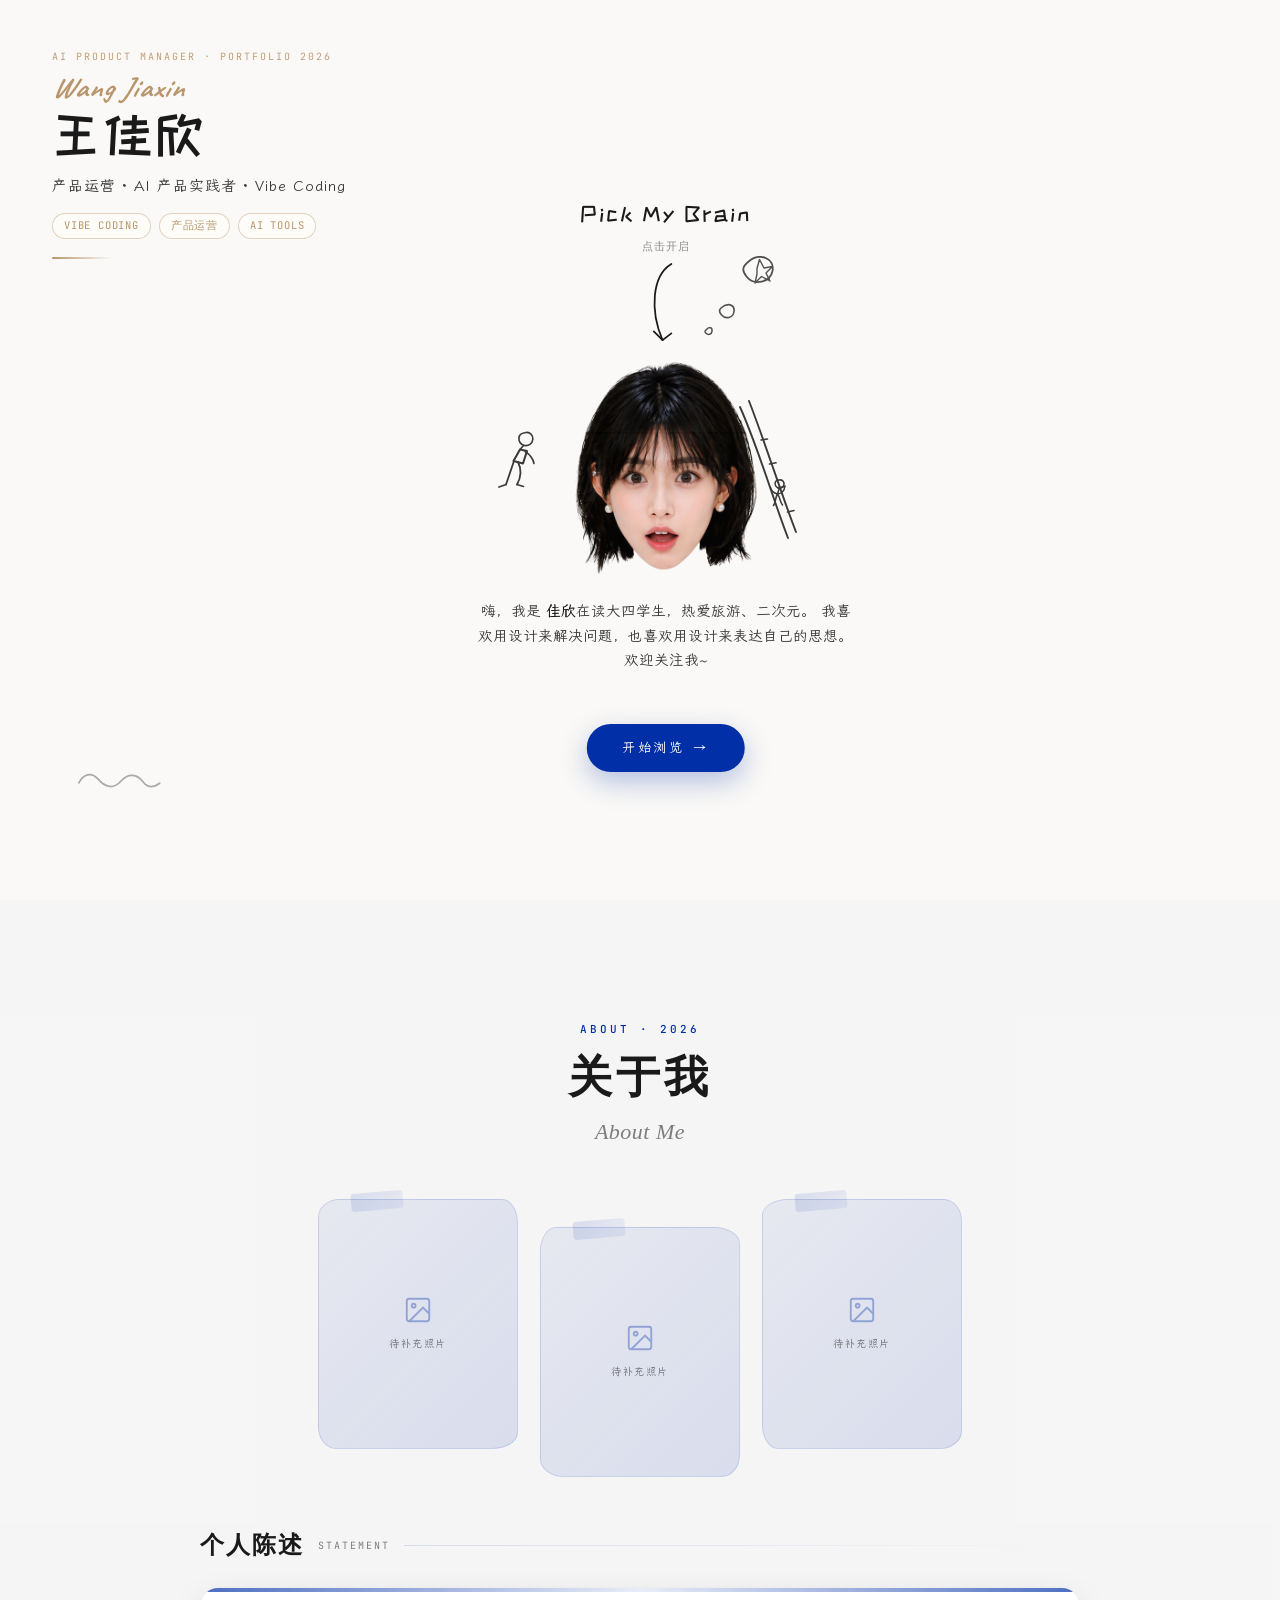
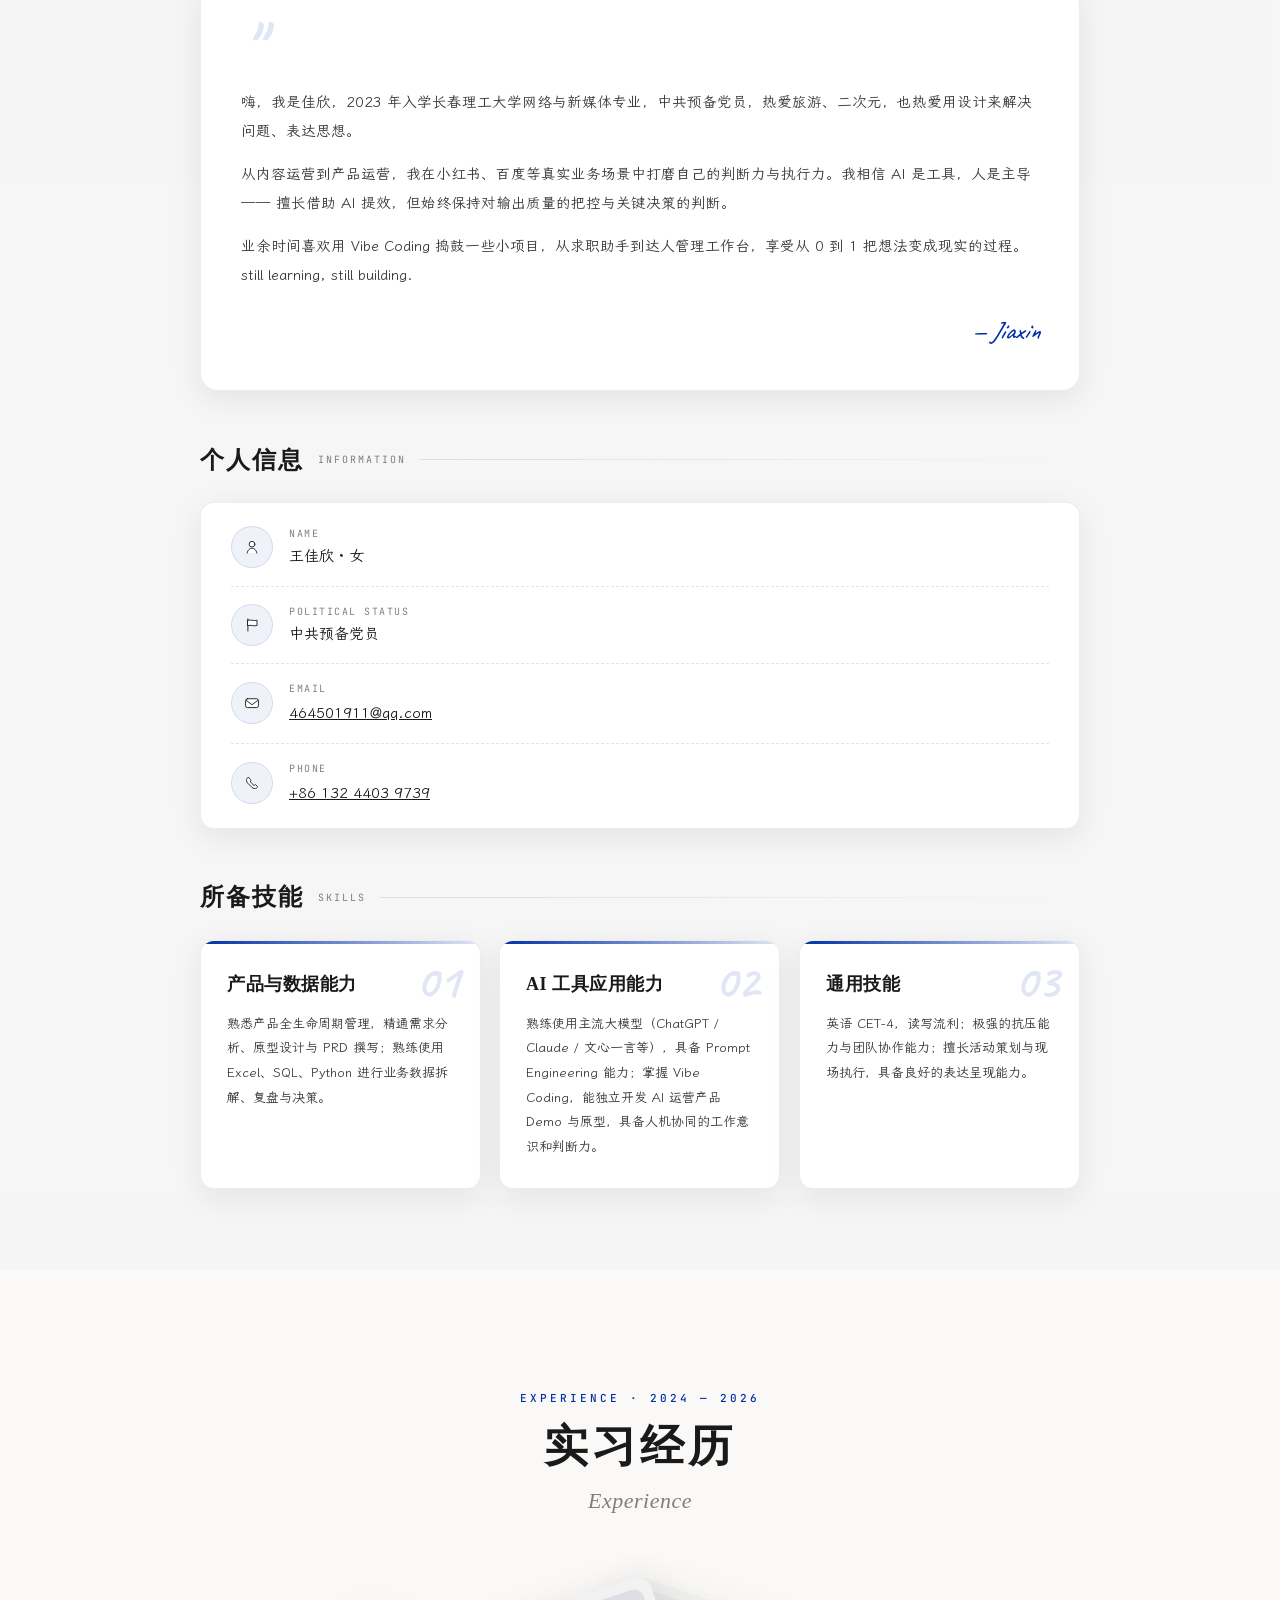
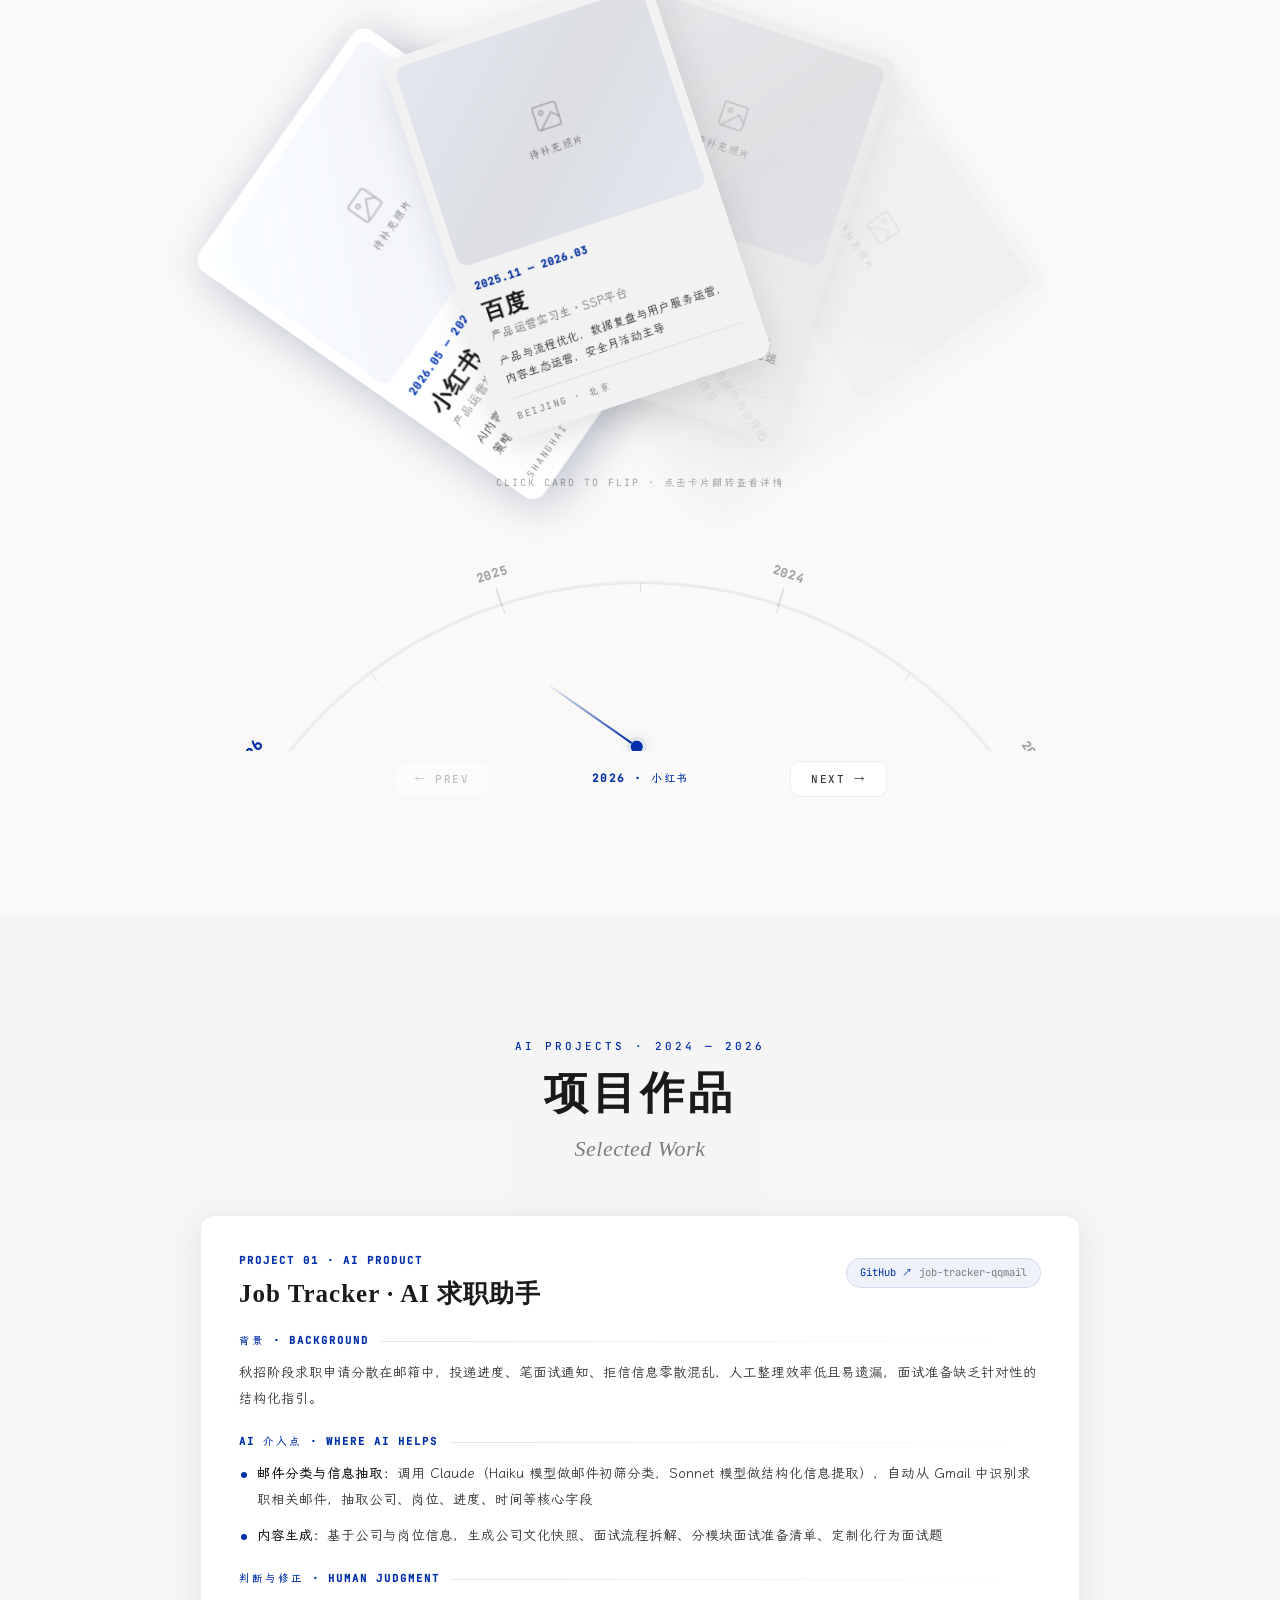
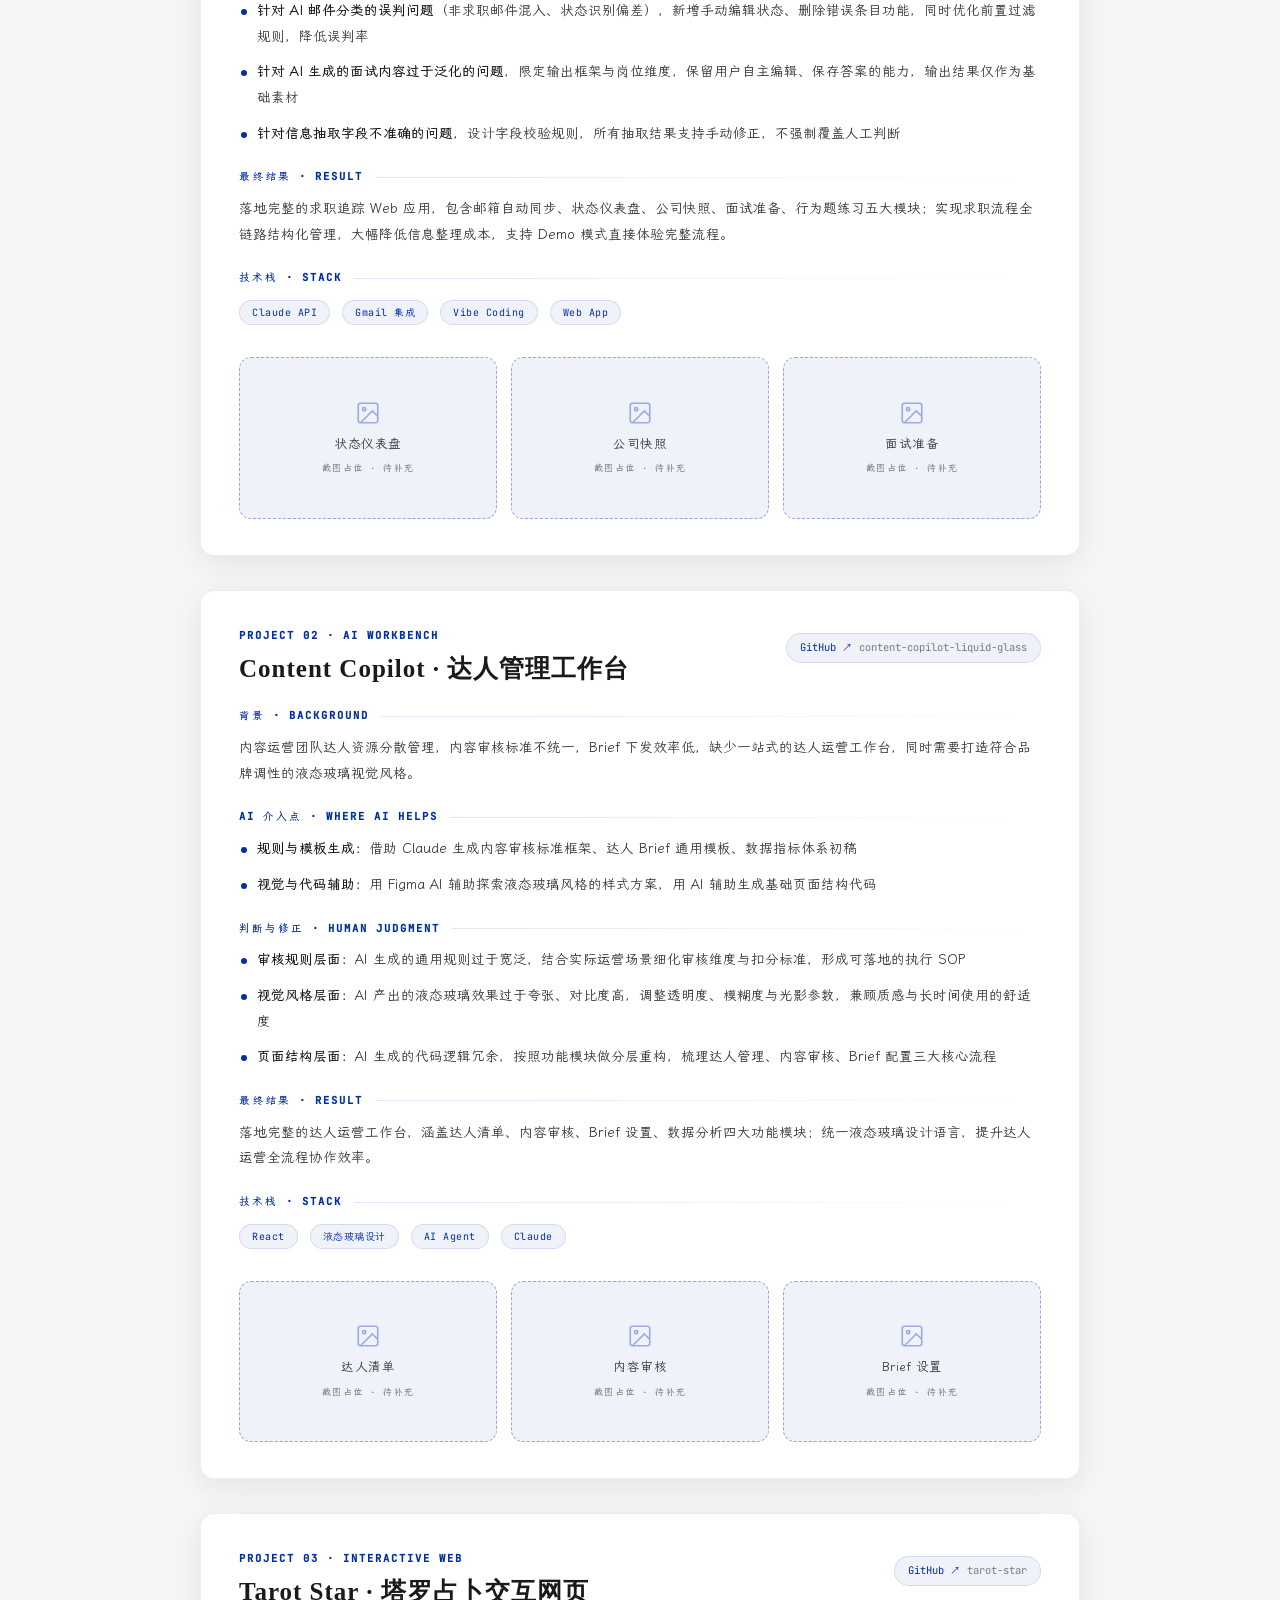
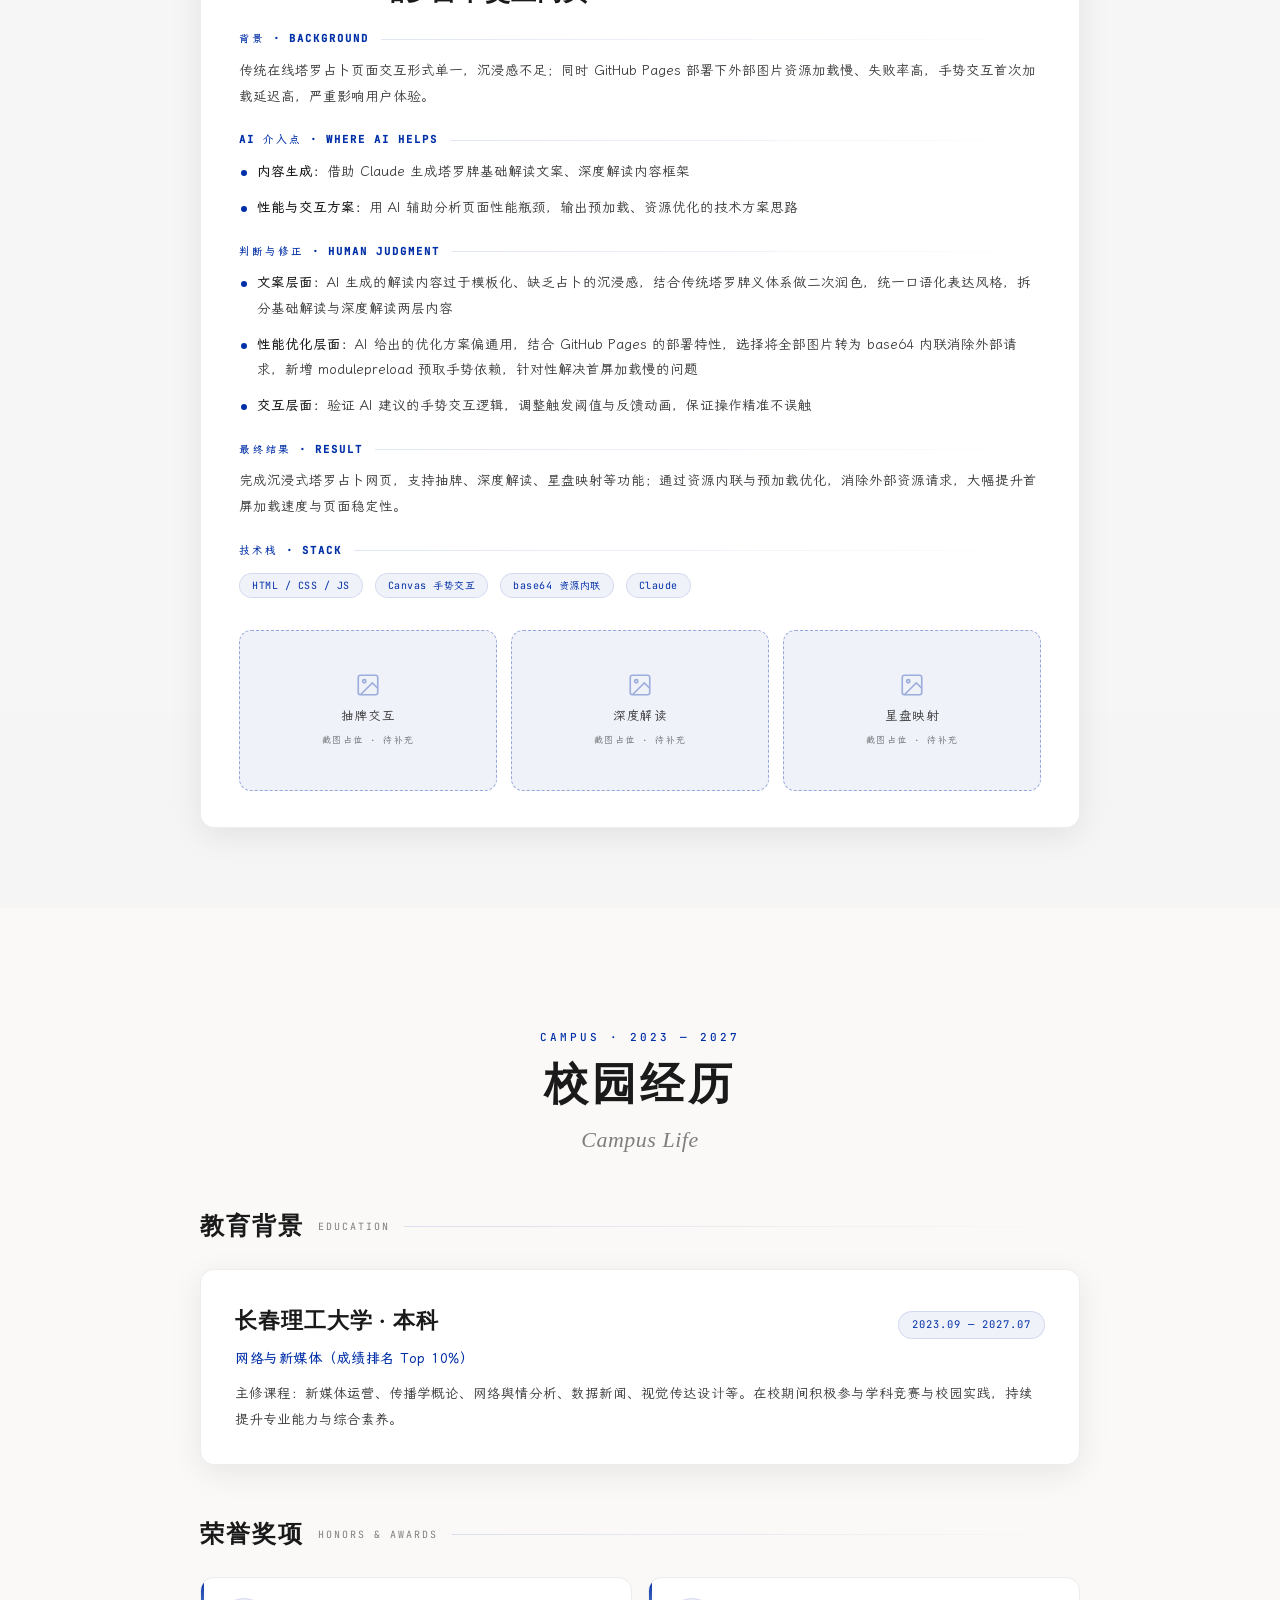
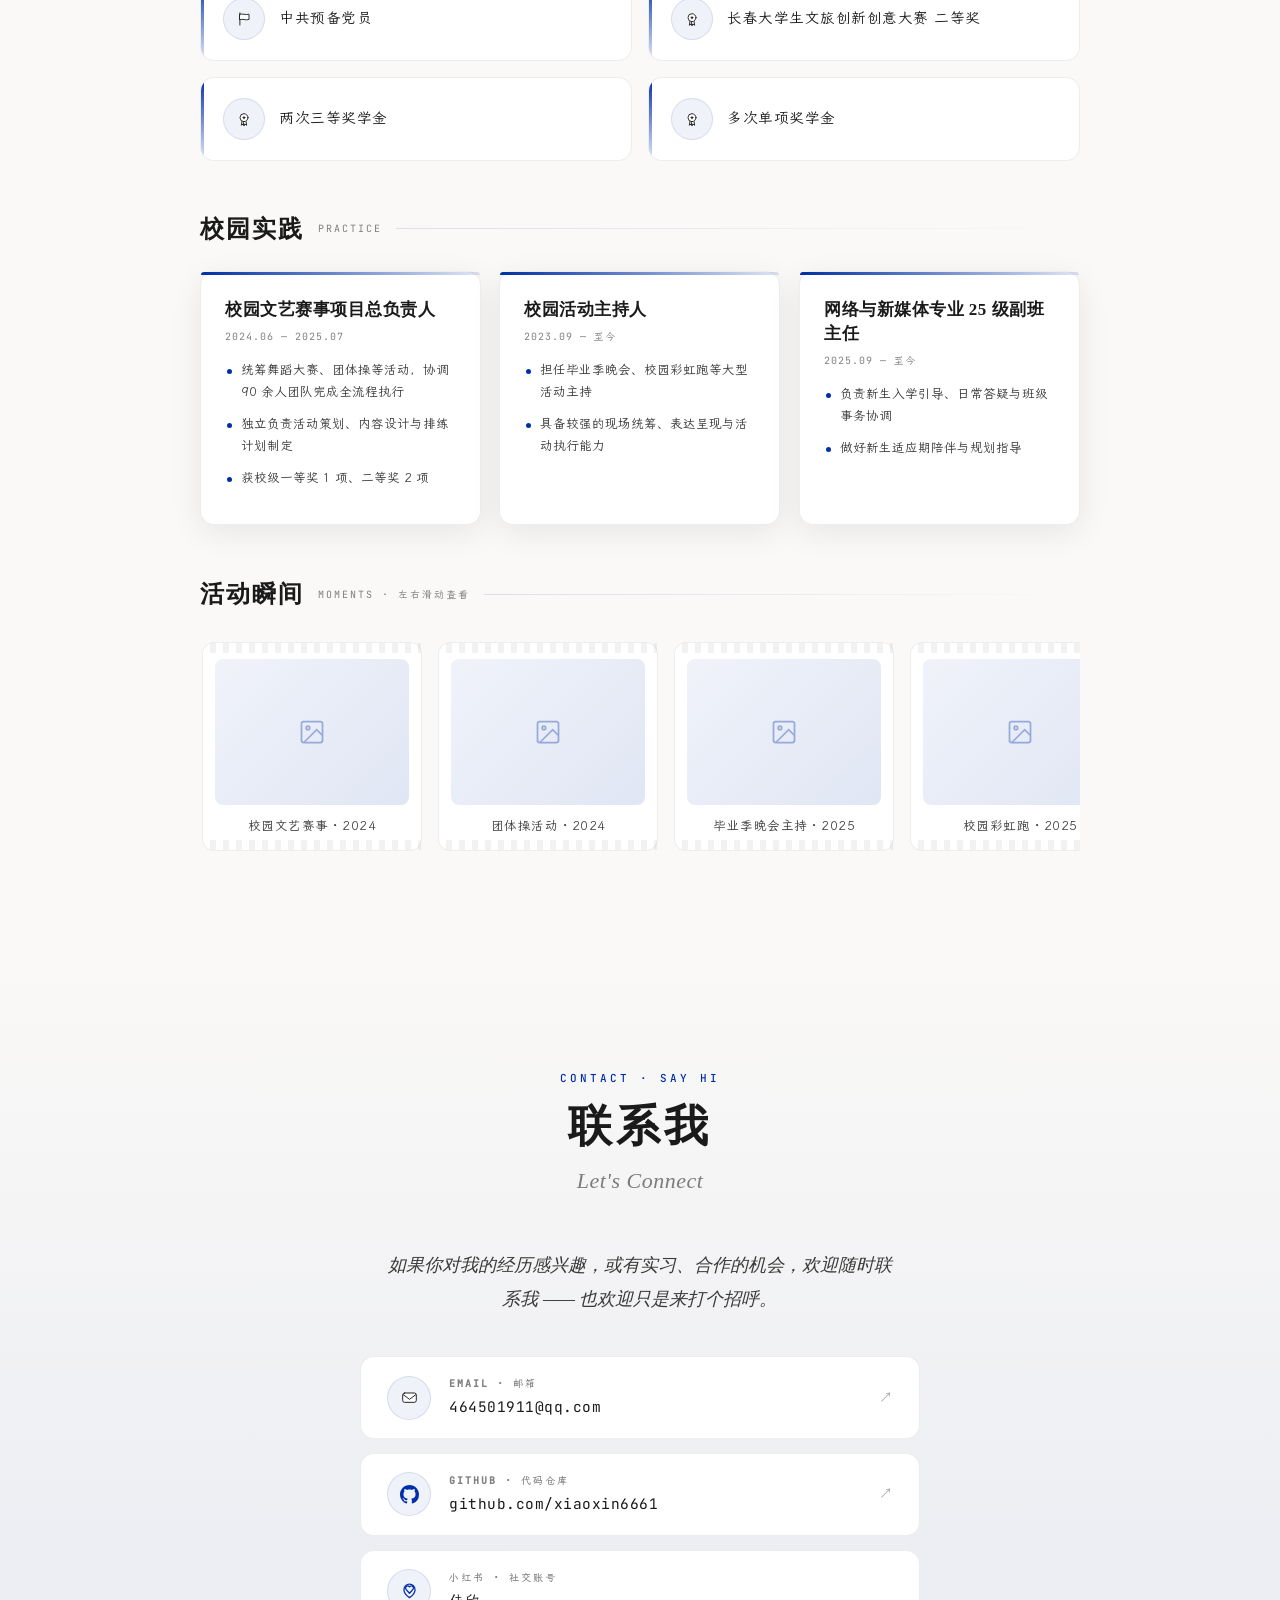
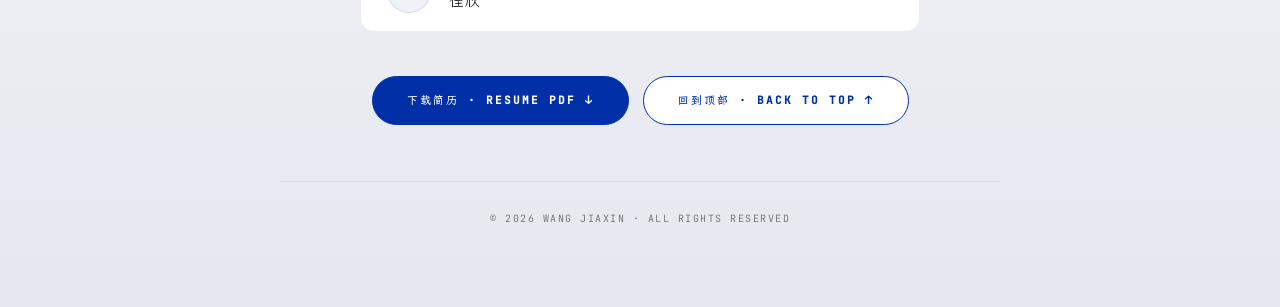
<file: index.html>
<!DOCTYPE html>
<html lang="zh-CN">
<head>
  <meta charset="UTF-8">
  <meta name="viewport" content="width=device-width, initial-scale=1.0">
  <title>王佳欣 · 个人作品集</title>
  <!-- 纯本地字体：Caveat / Hanken Grotesk / JetBrains Mono -->
  <link href="fonts/local-a49ae44d.css" rel="stylesheet">
  <!-- 纯本地字体：LXGW 文楷 -->
  <link href="fonts/local-511fb728.css" rel="stylesheet">
  <style>
    /* ========== 全局变量 ========== */
    :root {
      --klein: #002fa7;
      --klein-rgb: 0, 47, 167;
      --klein-light: rgba(0, 47, 167, 0.06);
      --klein-mid: rgba(0, 47, 167, 0.12);
      --klein-dash: rgba(0, 47, 167, 0.38);
      --klein-glow: rgba(0, 47, 167, 0.1);
      --ink: #1a1a1a;
      --ink-soft: #3a3a3a;
      --ink-light: rgba(26, 26, 26, 0.55);
      --ink-faint: rgba(0, 0, 0, 0.35);
      --bg: #faf9f7;
      --card: #ffffff;
      --line: rgba(26, 26, 26, 0.08);
      --line-strong: rgba(0, 0, 0, 0.1);
      /* 思维导图开场区沿用 index.html 的金色点缀 */
      --soft: #8a8a8a;
      --accent: #b8956a;

      --font-serif: "Cormorant Garamond", Georgia, "Times New Roman", "Noto Serif SC", "Songti SC", "STSong", "SimSun", serif;
      --font-mono: "JetBrains Mono", "LXGW WenKai Mono", "Consolas", monospace;
      --font-script: "Caveat", "LXGW WenKai", cursive;
      --font-cn: "LXGW WenKai", "Hanken Grotesk", "PingFang SC", "Microsoft YaHei", sans-serif;
    }

    /* ========== 全局重置 ========== */
    * { margin: 0; padding: 0; box-sizing: border-box; }

    html { scroll-behavior: smooth; }

    body {
      background: var(--bg);
      color: var(--ink);
      font-family: var(--font-cn);
      font-size: 16px;
      line-height: 1.7;
      -webkit-font-smoothing: antialiased;
      overflow-x: hidden;
    }

    /* ========== 字体工具类 ========== */
    .font-serif { font-family: var(--font-serif); }
    .font-mono  { font-family: var(--font-mono); }
    .font-script { font-family: var(--font-script); }

    /* ========== 区块框架 ========== */
    section {
      position: relative;
      min-height: 100vh;
      padding: 120px 24px 80px;
      scroll-margin-top: 64px;
    }
    section:nth-of-type(even) { background: rgba(var(--klein-rgb), 0.015); }

    /* 临时占位标记（后续步骤填充内容时移除） */
    .ph {
      position: absolute;
      top: 50%; left: 50%;
      -webkit-transform: translate(-50%, -50%);
      transform: translate(-50%, -50%);
      font-family: var(--font-mono);
      font-size: 13px;
      letter-spacing: 2px;
      color: var(--ink-light);
      text-align: center;
      white-space: nowrap;
    }
    .ph b { color: var(--klein); font-weight: 500; }

    /* ========== 顶部固定导航栏 ========== */
    #topNav {
      position: fixed;
      top: 0; left: 0; right: 0;
      z-index: 100;
      display: -webkit-box;
      display: flex;
      -webkit-box-pack: center;
      justify-content: center;
      padding: 0 24px;
      height: 60px;
      background: rgba(250, 249, 247, 0.72);
      -webkit-backdrop-filter: blur(14px);
      backdrop-filter: blur(14px);
      border-bottom: 1px solid var(--line);
      opacity: 0;
      pointer-events: none;
      -webkit-transform: translateY(-100%);
      transform: translateY(-100%);
      -webkit-transition: opacity 0.45s ease, -webkit-transform 0.45s ease;
      transition: opacity 0.45s ease, transform 0.45s ease;
    }
    #topNav.nav-visible {
      opacity: 1;
      pointer-events: auto;
      -webkit-transform: translateY(0);
      transform: translateY(0);
    }
    .nav-inner {
      width: 100%;
      max-width: 960px;
      display: -webkit-box;
      display: flex;
      -webkit-box-align: center;
      align-items: center;
      -webkit-box-pack: justify;
      justify-content: space-between;
    }
    .nav-logo {
      font-family: var(--font-mono);
      font-size: 14px;
      font-weight: 700;
      letter-spacing: 2px;
      color: var(--ink);
      text-decoration: none;
    }
    .nav-logo span { color: var(--klein); }
    .nav-links {
      display: -webkit-box;
      display: flex;
      gap: 6px;
      list-style: none;
    }
    .nav-links a {
      position: relative;
      display: block;
      padding: 8px 14px;
      font-size: 14px;
      color: var(--ink);
      text-decoration: none;
      -webkit-transition: color 0.3s ease;
      transition: color 0.3s ease;
    }
    .nav-links a::after {
      content: "";
      position: absolute;
      left: 14px; right: 14px;
      bottom: 4px;
      height: 1.5px;
      background: var(--klein);
      -webkit-transform: scaleX(0);
      transform: scaleX(0);
      -webkit-transform-origin: left;
      transform-origin: left;
      -webkit-transition: -webkit-transform 0.3s ease;
      transition: transform 0.3s ease;
    }
    .nav-links a:hover,
    .nav-links a.active { color: var(--klein); }
    .nav-links a:hover::after,
    .nav-links a.active::after { -webkit-transform: scaleX(1); transform: scaleX(1); }

    /* ==========================================================
       #mindmap 开场思维导图（自 index.html 同构复制）
       ========================================================== */
    #mindmap { overflow: hidden; padding: 0; }

    /* ---- 左上角 Hero 个人介绍区（限制在开场区块内）---- */
    .hero-corner {
      position: absolute;
      top: 48px;
      left: 52px;
      z-index: 10;
      pointer-events: none;
      opacity: 0;
      -webkit-animation: heroFadeIn 1s ease 0.3s forwards;
      animation: heroFadeIn 1s ease 0.3s forwards;
    }
    @-webkit-keyframes heroFadeIn { to { opacity: 1; } }
    @keyframes heroFadeIn { to { opacity: 1; } }
    .hero-corner .hero-name {
      font-family: "ZCOOL KuaiLe", "ZCOOL XiaoWei", cursive;
      font-size: 52px;
      font-weight: 400;
      letter-spacing: 4px;
      color: var(--ink);
      line-height: 1.1;
    }
    .hero-corner .hero-name .latin {
      font-family: "Caveat", cursive;
      font-size: 0.55em;
      color: var(--accent);
      font-style: italic;
      font-weight: 700;
      letter-spacing: 1px;
      display: block;
      margin-bottom: 2px;
    }
    .hero-corner .hero-subtitle {
      font-family: "LXGW WenKai", "ZCOOL XiaoWei", "PingFang SC", sans-serif;
      font-size: 15px;
      color: var(--ink-soft);
      margin-top: 10px;
      letter-spacing: 1px;
    }
    .hero-corner .hero-tags {
      display: -webkit-box;
      display: flex;
      -webkit-flex-wrap: wrap;
      flex-wrap: wrap;
      gap: 8px;
      margin-top: 14px;
      max-width: 280px;
    }
    .hero-corner .hero-tag {
      font-family: "JetBrains Mono", monospace;
      font-size: 10.5px;
      letter-spacing: 0.8px;
      color: var(--accent);
      border: 1px solid rgba(184, 149, 106, 0.4);
      border-radius: 999px;
      padding: 3px 11px;
      background: rgba(255, 253, 248, 0.6);
    }
    .hero-corner .hero-line {
      width: 60px;
      height: 2px;
      background: -webkit-linear-gradient(left, var(--accent), transparent);
      background: linear-gradient(90deg, var(--accent), transparent);
      margin-top: 18px;
      border-radius: 2px;
    }

    /* ---- 手绘涂鸦背景层（喜茶风，限制在开场区块内）---- */
    #doodle-scene {
      position: absolute;
      inset: 0;
      z-index: 1;
      pointer-events: none;
      overflow: hidden;
    }
    #doodle-scene .dood {
      position: absolute;
      color: var(--ink);
      opacity: 0;
      -webkit-animation: doodFade 0.9s ease forwards;
      animation: doodFade 0.9s ease forwards;
    }
    #doodle-scene .dood svg { display: block; }
    @-webkit-keyframes doodFade { to { opacity: var(--op, 0.85); } }
    @keyframes doodFade { to { opacity: var(--op, 0.85); } }
    /* 头像展开时淡化涂鸦，避免与神经元气泡抢视线 */
    body.open #doodle-scene {
      opacity: 0.15;
      -webkit-transition: opacity 0.35s ease;
      transition: opacity 0.35s ease;
    }

    /* ---- the head 人物大头 ---- */
    #head {
      position: absolute;
      left: 52%;
      top: 52%;
      -webkit-transform: translate(-50%, -50%);
      transform: translate(-50%, -50%);
      z-index: 4;
      text-align: center;
      cursor: pointer;
    }
    #head .skull {
      position: relative;
      width: 212px;
      height: 212px;
      margin: 0 auto;
      -webkit-transition: -webkit-transform 0.9s cubic-bezier(0.2, 0.85, 0.25, 1);
      transition: transform 0.9s cubic-bezier(0.2, 0.85, 0.25, 1);
      z-index: 3;
    }
    #head .layer {
      position: absolute;
      inset: 0;
      width: 100%;
      height: 100%;
      -o-object-fit: contain;
      object-fit: contain;
      display: block;
      -webkit-user-drag: none;
      user-select: none;
      pointer-events: none;
    }
    #head .base { z-index: 1; }
    #head .lid {
      z-index: 2;
      -webkit-transform-origin: 80% 34.5%;
      transform-origin: 80% 34.5%; /* 铰链：头盖边缘的角 */
      -webkit-transition: -webkit-transform 1s cubic-bezier(0.55, 0, 0.2, 1);
      transition: transform 1s cubic-bezier(0.55, 0, 0.2, 1);
    }
    body.open #head .lid { -webkit-transform: rotate(125deg); transform: rotate(125deg); }
    #head .hint {
      position: absolute;
      bottom: calc(100% + 14px);
      left: 50%;
      -webkit-transform: translateX(-50%);
      transform: translateX(-50%);
      z-index: 5;
      display: -webkit-box;
      display: flex;
      -webkit-box-orient: vertical;
      -webkit-box-direction: normal;
      flex-direction: column;
      -webkit-box-align: center;
      align-items: center;
      text-align: center;
      color: var(--ink);
      -webkit-transition: opacity 0.5s;
      transition: opacity 0.5s;
      white-space: nowrap;
      pointer-events: none;
    }
    body.open #head .hint { opacity: 0; }
    #head .hint .hbig {
      font-family: "ZCOOL KuaiLe", "ZCOOL XiaoWei", cursive;
      font-weight: 400;
      font-size: 22px;
      letter-spacing: 2px;
    }
    #head .hint .hsub {
      font-family: "Hanken Grotesk", system-ui, sans-serif;
      font-weight: 400;
      font-size: 11px;
      color: var(--soft);
      letter-spacing: 1px;
      margin-top: 4px;
    }
    #head .hint .harrow {
      width: 48px;
      height: 88px;
      color: var(--ink);
      margin-top: 4px;
    }
    #head .meta {
      position: absolute;
      top: calc(100% + 26px);
      left: 50%;
      -webkit-transform: translateX(-50%);
      transform: translateX(-50%);
      width: min(380px, 92vw);
      -webkit-transition: opacity 0.5s;
      transition: opacity 0.5s;
    }
    body.open #head .meta { opacity: 0; pointer-events: none; }
    #head .meta .bio {
      font-family: "LXGW WenKai", "ZCOOL XiaoWei", "PingFang SC", sans-serif;
      font-size: 14.5px;
      color: var(--ink-soft);
      max-width: 380px;
      margin: 0 auto;
      line-height: 1.7;
    }
    #head .meta .bio b { font-weight: 600; color: var(--ink); }

    /* ---- 开始浏览按钮 ---- */
    #head .start-btn {
      position: absolute;
      left: 50%;
      top: calc(100% + 150px);
      -webkit-transform: translateX(-50%);
      transform: translateX(-50%);
      z-index: 6;
      display: -webkit-inline-box;
      display: inline-flex;
      -webkit-box-align: center;
      align-items: center;
      gap: 9px;
      padding: 13px 36px;
      background: var(--klein);
      color: #fff;
      font-family: "JetBrains Mono", "LXGW WenKai Mono", monospace;
      font-size: 13px;
      letter-spacing: 2.5px;
      text-decoration: none;
      border-radius: 999px;
      white-space: nowrap;
      cursor: pointer;
      box-shadow: 0 10px 28px rgba(0, 47, 167, 0.28);
      -webkit-transition: -webkit-transform 0.3s ease, box-shadow 0.3s ease, background 0.3s ease;
      transition: transform 0.3s ease, box-shadow 0.3s ease, background 0.3s ease;
    }
    #head .start-btn:hover {
      -webkit-transform: translateX(-50%) translateY(-3px);
      transform: translateX(-50%) translateY(-3px);
      background: #00248a;
      box-shadow: 0 15px 36px rgba(0, 47, 167, 0.38);
    }
    #head .start-btn .arrow {
      display: inline-block;
      -webkit-transition: -webkit-transform 0.3s ease;
      transition: transform 0.3s ease;
    }
    #head .start-btn:hover .arrow { -webkit-transform: translateX(4px); transform: translateX(4px); }

    /* ---- synapses 神经元触手导航 ---- */
    #head .synapses {
      position: absolute;
      inset: 0;
      z-index: 1;
      pointer-events: none;
    }
    #head .labels {
      position: absolute;
      inset: 0;
      z-index: 5;
      pointer-events: none;
    }
    #head .branch,
    #head .label-branch {
      position: absolute;
      inset: 0;
      -webkit-transform-origin: 50% 50%;
      transform-origin: 50% 50%;
    }
    #head .synapse-svg {
      position: absolute;
      left: 50%;
      top: 50%;
      width: 600px;
      height: 600px;
      -webkit-transform: translate(-50%, -50%);
      transform: translate(-50%, -50%);
      overflow: visible;
    }
    #head .synapse-line {
      fill: none;
      stroke: #c8c4bc;
      stroke-width: 1.3;
      stroke-linecap: round;
      opacity: 0;
      -webkit-transition: opacity 0.2s;
      transition: opacity 0.2s;
    }
    body.open #head .synapse-line { opacity: 0.75; }
    #head .synapse-pulse { fill: var(--accent); opacity: 0; }

    /* ---- 便签气泡造型 ---- */
    #head .synapse-label {
      position: absolute;
      left: 50%;
      top: 50%;
      -webkit-transform: translate(calc(-50% + var(--x)), calc(-50% + var(--y))) scale(0.7);
      transform: translate(calc(-50% + var(--x)), calc(-50% + var(--y))) scale(0.7);
      opacity: 0;
      display: -webkit-box;
      display: flex;
      -webkit-box-orient: vertical;
      -webkit-box-direction: normal;
      flex-direction: column;
      -webkit-box-align: start;
      align-items: flex-start;
      padding: 16px 22px;
      border-radius: var(--radius, 40% 60% 70% 30% / 40% 50% 60% 50%);
      background: var(--card-bg, #f4f3ff);
      text-decoration: none;
      white-space: nowrap;
      pointer-events: none;
      -webkit-transition:
        opacity 0.3s ease,
        -webkit-transform 0.5s cubic-bezier(0.2, 0.8, 0.25, 1.25);
      transition:
        opacity 0.3s ease,
        transform 0.5s cubic-bezier(0.2, 0.8, 0.25, 1.25),
        box-shadow 0.3s ease;
      box-shadow: 0 6px 24px rgba(0, 0, 0, 0.03);
    }
    body.open #head .synapse-label {
      opacity: 1;
      -webkit-transform: translate(calc(-50% + var(--x)), calc(-50% + var(--y))) scale(1);
      transform: translate(calc(-50% + var(--x)), calc(-50% + var(--y))) scale(1);
      pointer-events: auto;
    }
    #head .synapse-label:hover { box-shadow: 0 10px 32px rgba(0, 0, 0, 0.08); }
    #head .synapse-label .title-row {
      display: -webkit-box;
      display: flex;
      -webkit-box-align: center;
      align-items: center;
      gap: 6px;
      font-family: "ZCOOL KuaiLe", "ZCOOL XiaoWei", cursive;
      font-weight: 400;
      font-size: 20px;
      color: var(--ink);
    }
    #head .synapse-label .spark {
      font-style: normal;
      font-size: 13px;
      color: var(--accent);
      display: inline-block;
      -webkit-animation: twinkle 2.4s ease-in-out infinite;
      animation: twinkle 2.4s ease-in-out infinite;
    }
    @-webkit-keyframes twinkle {
      0%, 100% { opacity: 0.3; -webkit-transform: translateY(-1px) scale(0.8) rotate(0deg); }
      50% { opacity: 1; -webkit-transform: translateY(-1px) scale(1.15) rotate(18deg); }
    }
    @keyframes twinkle {
      0%, 100% { opacity: 0.3; transform: translateY(-1px) scale(0.8) rotate(0deg); }
      50% { opacity: 1; transform: translateY(-1px) scale(1.15) rotate(18deg); }
    }
    #head .synapse-label .zh-title {
      font-family: "ZCOOL KuaiLe", "ZCOOL XiaoWei", cursive;
      font-weight: 400;
      font-size: 13px;
      color: var(--ink);
      margin-top: 3px;
    }
    #head .synapse-label .sub-desc {
      font-family: "ZCOOL XiaoWei", "LXGW WenKai", "PingFang SC", sans-serif;
      font-size: 10px;
      line-height: 1.35;
      color: #72727a;
      margin-top: 5px;
      text-align: left;
    }

    /* 气泡背景色与不规则边缘（莫兰迪色系） */
    #label-branch-0 .synapse-label {
      --card-bg: #f3e4e6;
      --radius: 50% 50% 40% 60% / 40% 60% 50% 50%;
    }
    #label-branch-1 .synapse-label {
      --card-bg: #e9e4f0;
      --radius: 60% 40% 50% 50% / 50% 60% 40% 60%;
    }
    #label-branch-2 .synapse-label {
      --card-bg: #f5ecd4;
      --radius: 40% 60% 50% 50% / 60% 40% 60% 40%;
    }
    #label-branch-3 .synapse-label {
      --card-bg: #e5eaf0;
      --radius: 50% 50% 60% 40% / 40% 50% 50% 60%;
    }
    #label-branch-4 .synapse-label {
      --card-bg: #dfe8de;
      --radius: 60% 40% 40% 60% / 50% 50% 60% 40%;
    }

    /* 气泡角落手绘曲线装饰 */
    .doodle {
      position: absolute;
      pointer-events: none;
      opacity: 0;
      -webkit-transition: opacity 0.5s ease 0.3s;
      transition: opacity 0.5s ease 0.3s;
    }
    body.open .doodle { opacity: 0.85; }

    /* 点缀星号 */
    .deco-star {
      position: absolute;
      color: var(--accent);
      font-size: 18px;
      pointer-events: none;
      opacity: 0;
      -webkit-transition: opacity 0.5s ease 0.3s;
      transition: opacity 0.5s ease 0.3s;
    }
    body.open .deco-star { opacity: 0.6; }

    /* 英文单词逐字弹入 */
    #head .synapse-label .ch {
      display: inline-block;
      opacity: 0;
      -webkit-transform: translateY(7px) rotate(-8deg);
      transform: translateY(7px) rotate(-8deg);
      -webkit-transition:
        opacity 0.35s ease,
        -webkit-transform 0.4s cubic-bezier(0.2, 0.8, 0.25, 1.3);
      transition:
        opacity 0.35s ease,
        transform 0.4s cubic-bezier(0.2, 0.8, 0.25, 1.3);
      -webkit-transition-delay: var(--cd, 0ms);
      transition-delay: var(--cd, 0ms);
    }
    body.open #head .synapse-label .ch {
      opacity: 1;
      -webkit-transform: translateY(0) rotate(0deg);
      transform: translateY(0) rotate(0deg);
    }
    @-webkit-keyframes chBounce {
      0% { -webkit-transform: translateY(0); }
      35% { -webkit-transform: translateY(-5px) rotate(-4deg); }
      65% { -webkit-transform: translateY(1px) rotate(3deg); }
      100% { -webkit-transform: translateY(0) rotate(0deg); }
    }
    @keyframes chBounce {
      0% { transform: translateY(0); }
      35% { transform: translateY(-5px) rotate(-4deg); }
      65% { transform: translateY(1px) rotate(3deg); }
      100% { transform: translateY(0) rotate(0deg); }
    }
    #head .synapse-label:hover .ch:nth-child(1) { -webkit-animation: chBounce 0.5s ease 0ms; animation: chBounce 0.5s ease 0ms; }
    #head .synapse-label:hover .ch:nth-child(2) { -webkit-animation: chBounce 0.5s ease 35ms; animation: chBounce 0.5s ease 35ms; }
    #head .synapse-label:hover .ch:nth-child(3) { -webkit-animation: chBounce 0.5s ease 70ms; animation: chBounce 0.5s ease 70ms; }
    #head .synapse-label:hover .ch:nth-child(4) { -webkit-animation: chBounce 0.5s ease 105ms; animation: chBounce 0.5s ease 105ms; }
    #head .synapse-label:hover .ch:nth-child(5) { -webkit-animation: chBounce 0.5s ease 140ms; animation: chBounce 0.5s ease 140ms; }
    #head .synapse-label:hover .ch:nth-child(6) { -webkit-animation: chBounce 0.5s ease 175ms; animation: chBounce 0.5s ease 175ms; }
    #head .synapse-label:hover .ch:nth-child(7) { -webkit-animation: chBounce 0.5s ease 210ms; animation: chBounce 0.5s ease 210ms; }
    #head .synapse-label:hover .ch:nth-child(8) { -webkit-animation: chBounce 0.5s ease 245ms; animation: chBounce 0.5s ease 245ms; }
    #head .synapse-label:hover .ch:nth-child(9) { -webkit-animation: chBounce 0.5s ease 280ms; animation: chBounce 0.5s ease 280ms; }
    #head .synapse-label:hover .ch:nth-child(10) { -webkit-animation: chBounce 0.5s ease 315ms; animation: chBounce 0.5s ease 315ms; }
    #head .synapse-label:hover .ch:nth-child(11) { -webkit-animation: chBounce 0.5s ease 350ms; animation: chBounce 0.5s ease 350ms; }
    #head .synapse-label:hover .ch:nth-child(12) { -webkit-animation: chBounce 0.5s ease 385ms; animation: chBounce 0.5s ease 385ms; }
    #head .synapse-label:hover .ch:nth-child(13) { -webkit-animation: chBounce 0.5s ease 420ms; animation: chBounce 0.5s ease 420ms; }
    #head .synapse-label:hover .ch:nth-child(14) { -webkit-animation: chBounce 0.5s ease 455ms; animation: chBounce 0.5s ease 455ms; }
    #head .synapse-label:hover .ch:nth-child(15) { -webkit-animation: chBounce 0.5s ease 490ms; animation: chBounce 0.5s ease 490ms; }
    #head .synapse-label:hover .ch:nth-child(16) { -webkit-animation: chBounce 0.5s ease 525ms; animation: chBounce 0.5s ease 525ms; }
    #head .synapse-label:hover .ch:nth-child(17) { -webkit-animation: chBounce 0.5s ease 560ms; animation: chBounce 0.5s ease 560ms; }
    #head .synapse-label:hover .ch:nth-child(18) { -webkit-animation: chBounce 0.5s ease 595ms; animation: chBounce 0.5s ease 595ms; }
    #head .synapse-label:hover .ch:nth-child(19) { -webkit-animation: chBounce 0.5s ease 630ms; animation: chBounce 0.5s ease 630ms; }
    #head .synapse-label:hover .ch:nth-child(20) { -webkit-animation: chBounce 0.5s ease 665ms; animation: chBounce 0.5s ease 665ms; }

    /* 气泡枝条轻摆 */
    @-webkit-keyframes sway0 { 0%,100% { -webkit-transform: rotate(-1.6deg); } 50% { -webkit-transform: rotate(1.3deg); } }
    @keyframes sway0 { 0%,100% { transform: rotate(-1.6deg); } 50% { transform: rotate(1.3deg); } }
    @-webkit-keyframes sway1 { 0%,100% { -webkit-transform: rotate(1.4deg); } 50% { -webkit-transform: rotate(-1.7deg); } }
    @keyframes sway1 { 0%,100% { transform: rotate(1.4deg); } 50% { transform: rotate(-1.7deg); } }
    @-webkit-keyframes sway2 { 0%,100% { -webkit-transform: rotate(-1.2deg); } 50% { -webkit-transform: rotate(1.8deg); } }
    @keyframes sway2 { 0%,100% { transform: rotate(-1.2deg); } 50% { transform: rotate(1.8deg); } }
    @-webkit-keyframes sway3 { 0%,100% { -webkit-transform: rotate(1.7deg); } 50% { -webkit-transform: rotate(-1.1deg); } }
    @keyframes sway3 { 0%,100% { transform: rotate(1.7deg); } 50% { transform: rotate(-1.1deg); } }
    @-webkit-keyframes sway4 { 0%,100% { -webkit-transform: rotate(-1.9deg); } 50% { -webkit-transform: rotate(1.2deg); } }
    @keyframes sway4 { 0%,100% { transform: rotate(-1.9deg); } 50% { transform: rotate(1.2deg); } }
    body.open #branch-0, body.open #label-branch-0 { -webkit-animation: sway0 5.2s ease-in-out infinite; animation: sway0 5.2s ease-in-out infinite; }
    body.open #branch-1, body.open #label-branch-1 { -webkit-animation: sway1 6.4s ease-in-out 0.15s infinite; animation: sway1 6.4s ease-in-out 0.15s infinite; }
    body.open #branch-2, body.open #label-branch-2 { -webkit-animation: sway2 5.8s ease-in-out 0.3s infinite; animation: sway2 5.8s ease-in-out 0.3s infinite; }
    body.open #branch-3, body.open #label-branch-3 { -webkit-animation: sway3 6.9s ease-in-out 0.1s infinite; animation: sway3 6.9s ease-in-out 0.1s infinite; }
    body.open #branch-4, body.open #label-branch-4 { -webkit-animation: sway4 6.1s ease-in-out 0.25s infinite; animation: sway4 6.1s ease-in-out 0.25s infinite; }

    /* ==========================================================
       内容区块通用（#about / #experience / #projects / #campus / #contact）
       ========================================================== */
    .blk-inner { max-width: 880px; margin: 0 auto; }
    .blk-inner.wide { max-width: 1080px; }

    /* 区块大标题：mono 小标签 + 中文衬线大标题 + 英文衬线副标题 */
    .blk-head { text-align: center; margin-bottom: 48px; }
    .blk-eyebrow {
      font-family: var(--font-mono); font-size: 11px; font-weight: 500;
      letter-spacing: 3px; text-transform: uppercase; color: var(--klein); margin-bottom: 14px;
    }
    .blk-title {
      font-family: var(--font-serif); font-size: 44px; font-weight: 600;
      color: var(--ink); letter-spacing: 4px; line-height: 1.15; margin-bottom: 10px;
    }
    .blk-subtitle {
      font-family: var(--font-serif); font-size: 22px; font-style: italic; font-weight: 500;
      color: var(--ink-light); letter-spacing: 0.5px;
    }

    .content-block { margin-bottom: 48px; }
    .content-block:last-child { margin-bottom: 0; }

    /* 小节标题（中文衬线 + mono 英文 + 渐隐线） */
    .sec-head { display: -webkit-box; display: flex; -webkit-box-align: center; align-items: center; gap: 14px; margin-bottom: 22px; }
    .sec-head h2 {
      font-family: var(--font-serif); font-size: 24px; font-weight: 600;
      color: var(--ink); letter-spacing: 2px; white-space: nowrap;
    }
    .sec-head .sec-en {
      font-family: var(--font-mono); font-size: 10px; letter-spacing: 2px;
      color: var(--ink-light); text-transform: uppercase; white-space: nowrap;
    }
    .sec-head::after {
      content: ""; -webkit-box-flex: 1; flex: 1; height: 1px;
      background: -webkit-linear-gradient(left, var(--klein-mid), transparent);
      background: linear-gradient(90deg, var(--klein-mid), transparent);
    }

    /* 3D 卡片通用 */
    .card-3d {
      background: var(--card);
      border: 1px solid var(--line);
      border-radius: 14px;
      box-shadow: 0 8px 32px rgba(0, 0, 0, 0.08);
      position: relative;
      will-change: transform;
    }

    /* 滚动渐入 */
    .reveal { opacity: 0; -webkit-transform: translateY(26px); transform: translateY(26px); }
    .reveal.visible {
      opacity: 1; -webkit-transform: translateY(0); transform: translateY(0);
      -webkit-transition: opacity 0.7s ease, -webkit-transform 0.7s cubic-bezier(0.2, 0.8, 0.25, 1);
      transition: opacity 0.7s ease, transform 0.7s cubic-bezier(0.2, 0.8, 0.25, 1);
    }

    /* ---- 照片占位区（错落 + 胶带 + 不规则圆角） ---- */
    .photo-display {
      display: -webkit-box; display: flex; gap: 22px; -webkit-box-pack: center; justify-content: center;
      -webkit-flex-wrap: wrap; flex-wrap: wrap; -webkit-box-align: start; align-items: flex-start; margin-bottom: 48px;
    }
    .photo-frame {
      width: 200px; height: 250px;
      border-radius: 22px 16px 26px 18px / 18px 24px 16px 22px;
      background: -webkit-linear-gradient(135deg, var(--klein-light), var(--klein-mid));
      background: linear-gradient(135deg, var(--klein-light), var(--klein-mid));
      border: 1px solid var(--klein-mid);
      display: -webkit-box; display: flex; -webkit-box-orient: vertical; -webkit-box-direction: normal;
      flex-direction: column; -webkit-box-align: center; align-items: center; -webkit-box-pack: center; justify-content: center;
      gap: 10px; position: relative;
      -webkit-transition: -webkit-transform 0.4s cubic-bezier(0.2, 0.8, 0.25, 1), box-shadow 0.4s ease;
      transition: transform 0.4s cubic-bezier(0.2, 0.8, 0.25, 1), box-shadow 0.4s ease;
    }
    .photo-frame:nth-child(2) { border-radius: 16px 26px 18px 24px / 24px 16px 22px 18px; }
    .photo-frame:nth-child(3) { border-radius: 26px 18px 22px 16px / 16px 22px 18px 24px; }
    .photo-frame.offset { margin-top: 28px; }
    /* 便签胶带 */
    .photo-frame::before {
      content: ""; position: absolute; top: -8px; left: 32px;
      width: 52px; height: 18px;
      background: -webkit-linear-gradient(135deg, var(--klein-mid), var(--klein-light));
      background: linear-gradient(135deg, var(--klein-mid), var(--klein-light));
      border-radius: 3px; -webkit-transform: rotate(-5deg); transform: rotate(-5deg);
    }
    .photo-frame:hover {
      -webkit-transform: translateY(-6px) rotate(-1.5deg);
      transform: translateY(-6px) rotate(-1.5deg);
      box-shadow: 0 14px 32px var(--klein-glow);
    }
    .photo-frame svg { width: 30px; height: 30px; opacity: 0.35; stroke: var(--klein); }
    .photo-caption {
      font-family: var(--font-mono); font-size: 10px; letter-spacing: 1.5px;
      color: var(--ink-light); text-transform: uppercase;
    }

    /* ---- 个人陈述 ---- */
    .statement-card { padding: 38px 40px; overflow: hidden; border-radius: 18px; }
    .statement-card::before {
      content: ""; position: absolute; top: 0; left: 0; right: 0; height: 4px;
      background: -webkit-linear-gradient(left, var(--klein), var(--klein-mid), var(--klein));
      background: linear-gradient(90deg, var(--klein), var(--klein-mid), var(--klein));
      opacity: 0.7;
    }
    .quote-mark {
      font-family: var(--font-script); font-size: 76px; font-weight: 700;
      color: var(--klein-mid); line-height: 0.6; margin-bottom: 16px;
    }
    .statement-card p { font-size: 14.5px; line-height: 2; color: var(--ink-soft); margin-bottom: 14px; }
    .statement-card p:last-of-type { margin-bottom: 0; }
    .signature {
      font-family: var(--font-script); font-size: 25px; font-style: italic;
      color: var(--klein); margin-top: 20px; text-align: right;
    }

    /* ---- 个人信息 ---- */
    .info-card { padding: 6px 30px; }
    .info-row { display: -webkit-box; display: flex; -webkit-box-align: center; align-items: center; gap: 16px; padding: 16px 0; border-bottom: 1px dashed var(--line-strong); }
    .info-row:last-child { border-bottom: none; }
    .info-ico {
      -webkit-box-flex: 0; flex: none; width: 42px; height: 42px; border-radius: 50%;
      display: -webkit-box; display: flex; -webkit-box-align: center; align-items: center; -webkit-box-pack: center; justify-content: center;
      background: var(--klein-light); border: 1px solid var(--klein-mid);
    }
    .info-ico img { width: 18px; height: 18px; display: block; }
    .info-label {
      font-family: var(--font-mono); font-size: 10px; letter-spacing: 1.5px;
      color: var(--ink-light); text-transform: uppercase; margin-bottom: 2px;
    }
    .info-val { font-size: 15px; color: var(--ink); -webkit-transition: color 0.3s; transition: color 0.3s; }
    a.info-val:hover { color: var(--klein); }

    /* ---- 技能卡片 ---- */
    .skill-grid { display: grid; grid-template-columns: repeat(3, 1fr); gap: 18px; }
    .skill-card { padding: 28px 26px; overflow: hidden; }
    .skill-card::before {
      content: ""; position: absolute; top: 0; left: 0; right: 0; height: 3px;
      background: -webkit-linear-gradient(left, var(--klein), var(--klein-mid));
      background: linear-gradient(90deg, var(--klein), var(--klein-mid));
    }
    .skill-num {
      font-family: var(--font-script); font-weight: 700; font-size: 48px;
      color: var(--klein-mid); line-height: 1; position: absolute; top: 16px; right: 20px;
    }
    .skill-title {
      font-family: var(--font-serif); font-size: 18px; font-weight: 600;
      color: var(--ink); letter-spacing: 0.5px; margin-bottom: 12px;
      padding-right: 46px; position: relative; z-index: 1;
    }
    .skill-card p { font-size: 13px; line-height: 1.9; color: var(--ink-soft); position: relative; z-index: 1; }

    /* ==========================================================
       #experience 实习经历：扇形堆叠 + 弧形时间轴（自 internship.html 同构复制）
       ========================================================== */
    /* 扇形卡片照片占位框 */
    .photo-placeholder {
      width: 100%; height: 100%;
      background: -webkit-linear-gradient(135deg, var(--klein-light) 0%, #e8eaf0 50%, var(--klein-light) 100%);
      background: linear-gradient(135deg, var(--klein-light) 0%, #e8eaf0 50%, var(--klein-light) 100%);
      display: -webkit-box; display: flex; -webkit-box-orient: vertical; -webkit-box-direction: normal;
      flex-direction: column; -webkit-box-align: center; align-items: center; -webkit-box-pack: center; justify-content: center;
      gap: 8px; color: var(--ink-light); font-family: var(--font-mono);
      font-size: 10px; letter-spacing: 1.5px; text-transform: uppercase;
    }
    .photo-placeholder svg { width: 32px; height: 32px; opacity: 0.4; }

    /* 扇形堆叠舞台 */
    .fan-section { padding: 10px 0 20px; }
    .fan-stage {
      position: relative; width: 100%; max-width: 1100px; height: 480px;
      margin: 0 auto; -webkit-perspective: 1500px; perspective: 1500px;
    }
    .fan-card-wrapper {
      position: absolute; left: 50%; top: 20px;
      width: 280px; height: 400px; margin-left: -140px;
      -webkit-transform-origin: center bottom; transform-origin: center bottom;
      -webkit-transition: -webkit-transform 0.7s cubic-bezier(0.34, 1.56, 0.64, 1), -webkit-filter 0.5s ease, opacity 0.5s ease, box-shadow 0.4s ease;
      transition: transform 0.7s cubic-bezier(0.34, 1.56, 0.64, 1), filter 0.5s ease, opacity 0.5s ease, box-shadow 0.4s ease;
      cursor: pointer; -webkit-transform-style: preserve-3d; transform-style: preserve-3d; will-change: transform;
    }
    .fan-card-wrapper:hover { z-index: 100 !important; -webkit-filter: brightness(1.05); filter: brightness(1.05); }
    .fan-flip-card {
      position: relative; width: 100%; height: 100%;
      -webkit-transition: -webkit-transform 0.6s cubic-bezier(0.4, 0, 0.2, 1);
      transition: transform 0.6s cubic-bezier(0.4, 0, 0.2, 1);
      -webkit-transform-style: preserve-3d; transform-style: preserve-3d;
    }
    .fan-card-wrapper.flipped .fan-flip-card { -webkit-transform: rotateY(180deg); transform: rotateY(180deg); }
    .fan-flip-face {
      position: absolute; top: 0; right: 0; bottom: 0; left: 0;
      -webkit-backface-visibility: hidden; backface-visibility: hidden;
      border-radius: 14px; box-shadow: 0 10px 40px rgba(0, 0, 0, 0.12);
      overflow: hidden; background: var(--card);
    }
    .fan-flip-front { padding: 10px; display: -webkit-box; display: flex; -webkit-box-orient: vertical; -webkit-box-direction: normal; flex-direction: column; }
    .fan-photo { width: 100%; height: 210px; border-radius: 10px; overflow: hidden; -webkit-flex-shrink: 0; flex-shrink: 0; }
    .fan-photo img { width: 100%; height: 100%; -o-object-fit: cover; object-fit: cover; }
    .fan-info { padding: 14px 8px 10px; -webkit-box-flex: 1; flex: 1; display: -webkit-box; display: flex; -webkit-box-orient: vertical; -webkit-box-direction: normal; flex-direction: column; }
    .fan-year {
      font-family: var(--font-mono); font-size: 10.5px; font-weight: 600;
      color: var(--klein); letter-spacing: 1px; margin-bottom: 6px;
    }
    .fan-title {
      font-family: var(--font-serif); font-size: 22px; font-weight: 600;
      color: var(--ink); margin-bottom: 3px; line-height: 1.2; letter-spacing: 1px;
    }
    .fan-subtitle { font-size: 12px; color: var(--ink-light); margin-bottom: 8px; line-height: 1.4; }
    .fan-desc {
      font-size: 11.5px; color: var(--ink-soft); line-height: 1.65; -webkit-box-flex: 1; flex: 1;
      display: -webkit-box; -webkit-line-clamp: 3; -webkit-box-orient: vertical; overflow: hidden;
    }
    .fan-location {
      margin-top: 10px; padding-top: 10px; border-top: 1px solid var(--line);
      font-family: var(--font-mono); font-size: 9.5px; letter-spacing: 1.5px;
      color: var(--ink-light); text-transform: uppercase;
    }
    .fan-flip-back {
      -webkit-transform: rotateY(180deg); transform: rotateY(180deg); padding: 28px 24px;
      display: -webkit-box; display: flex; -webkit-box-orient: vertical; -webkit-box-direction: normal;
      flex-direction: column; -webkit-box-pack: start; justify-content: flex-start; overflow-y: auto;
    }
    .fan-back-header { margin-bottom: 18px; padding-bottom: 14px; border-bottom: 1px solid var(--line); }
    .fan-back-title {
      font-family: var(--font-serif); font-size: 22px; font-weight: 600;
      color: var(--klein); margin-bottom: 4px; letter-spacing: 1px;
    }
    .fan-back-subtitle {
      font-family: var(--font-mono); font-size: 10px; letter-spacing: 1px;
      color: var(--ink-light); text-transform: uppercase;
    }
    .fan-back-list { list-style: none; padding: 0; }
    .fan-back-list li {
      font-size: 12.5px; line-height: 1.75; color: var(--ink-soft);
      padding-left: 20px; position: relative; margin-bottom: 12px;
    }
    .fan-back-list li::before {
      content: "→"; position: absolute; left: 0; color: var(--klein);
      font-weight: 700; font-size: 12px;
    }
    .fan-hint {
      text-align: center; font-family: var(--font-mono); font-size: 10px;
      color: var(--ink-light); letter-spacing: 2px; margin-top: 16px;
      text-transform: uppercase; opacity: 0.7;
    }

    /* 弧形时间轴 */
    .dial-section { padding: 20px 0 40px; }
    .dial-wrapper { position: relative; max-width: 1100px; margin: 0 auto; }
    .dial-clock { position: relative; width: 100%; height: 220px; overflow: hidden; }
    .dial-arc-outer {
      position: absolute; top: 50px; left: 50%; width: 900px; height: 900px;
      -webkit-transform: translateX(-50%); transform: translateX(-50%); border-radius: 50%;
      border: 2px solid var(--klein-light); pointer-events: none;
    }
    .dial-arc-center {
      position: absolute; top: 52px; left: 50%; width: 896px; height: 896px;
      -webkit-transform: translateX(-50%); transform: translateX(-50%); pointer-events: none;
    }
    .dial-arc {
      position: absolute; top: 0; right: 0; bottom: 0; left: 0;
      border-radius: 50%; border: 1.5px solid var(--line);
    }
    .dial-tick {
      position: absolute; top: 0; left: 50%; width: 1px; height: 10px;
      margin-left: -0.5px; background: var(--line-strong);
      -webkit-transform-origin: 0.5px 448px; transform-origin: 0.5px 448px;
    }
    .dial-marker {
      position: absolute; top: -40px; left: 50%; margin-left: -36px;
      width: 72px; display: -webkit-box; display: flex; -webkit-box-orient: vertical; -webkit-box-direction: normal;
      flex-direction: column; -webkit-box-align: center; align-items: center; gap: 6px;
      cursor: pointer; background: none; border: none; padding: 0;
      -webkit-transform-origin: 36px 488px; transform-origin: 36px 488px;
      -webkit-transition: all 0.5s cubic-bezier(0.16, 1, 0.3, 1); transition: all 0.5s cubic-bezier(0.16, 1, 0.3, 1);
      pointer-events: auto;
    }
    .dial-marker-year {
      font-family: var(--font-mono); font-size: 12px; font-weight: 600;
      letter-spacing: 1px; color: var(--ink-faint);
      -webkit-transition: all 0.5s cubic-bezier(0.16, 1, 0.3, 1); transition: all 0.5s cubic-bezier(0.16, 1, 0.3, 1);
      white-space: nowrap;
    }
    .dial-marker-bar {
      width: 2px; height: 20px; border-radius: 1px; background: var(--line-strong);
      -webkit-transition: all 0.5s cubic-bezier(0.16, 1, 0.3, 1); transition: all 0.5s cubic-bezier(0.16, 1, 0.3, 1);
    }
    .dial-marker.active .dial-marker-year {
      color: var(--klein); font-size: 15px; font-weight: 700;
      text-shadow: 0 0 20px rgba(0, 47, 167, 0.15);
    }
    .dial-marker.active .dial-marker-bar {
      height: 34px; width: 2.5px; background: var(--klein);
      box-shadow: 0 0 12px rgba(0, 47, 167, 0.3);
    }
    .dial-pointer {
      position: absolute; bottom: 0; left: 50%;
      -webkit-transform: translateX(-50%); transform: translateX(-50%);
      display: -webkit-box; display: flex; -webkit-box-orient: vertical; -webkit-box-direction: reverse;
      flex-direction: column-reverse; -webkit-box-align: center; align-items: center;
      z-index: 10; pointer-events: none;
      -webkit-transition: -webkit-transform 0.7s cubic-bezier(0.34, 1.56, 0.64, 1);
      transition: transform 0.7s cubic-bezier(0.34, 1.56, 0.64, 1);
      -webkit-transform-origin: 50% 110px; transform-origin: 50% 110px;
    }
    .dial-pointer-dot {
      width: 12px; height: 12px; border-radius: 50%; background: var(--klein);
      box-shadow: 0 0 0 4px var(--klein-light), 0 0 16px rgba(0, 47, 167, 0.2);
    }
    .dial-pointer-needle {
      width: 1.5px; height: 100px;
      background: -webkit-linear-gradient(bottom, var(--klein), rgba(0, 47, 167, 0.05));
      background: linear-gradient(to top, var(--klein), rgba(0, 47, 167, 0.05)); border-radius: 1px;
    }
    .dial-nav { display: -webkit-box; display: flex; -webkit-box-align: center; align-items: center; -webkit-box-pack: center; justify-content: center; gap: 40px; margin-top: 10px; }
    .dial-nav-btn {
      display: -webkit-inline-box; display: inline-flex; -webkit-box-align: center; align-items: center; gap: 8px;
      background: var(--card); border: 1px solid var(--line); border-radius: 10px;
      padding: 10px 20px; cursor: pointer; font-family: var(--font-mono);
      font-size: 11px; font-weight: 500; letter-spacing: 1.5px;
      text-transform: uppercase; color: var(--ink-soft); -webkit-transition: all 0.3s ease; transition: all 0.3s ease;
    }
    .dial-nav-btn:hover { color: var(--klein); border-color: var(--klein-mid); box-shadow: 0 4px 16px rgba(0, 47, 167, 0.08); }
    .dial-nav-btn:disabled { opacity: 0.3; cursor: not-allowed; }
    .dial-current {
      font-family: var(--font-mono); font-size: 11px; font-weight: 600;
      letter-spacing: 1.5px; text-transform: uppercase; color: var(--klein);
      min-width: 220px; text-align: center;
    }

    /* ==========================================================
       #projects 项目作品：项目卡片（自 projects.html 同构复制）
       ========================================================== */
    .proj-list {
      max-width: 880px; margin: 0 auto;
      display: -webkit-box; display: flex; -webkit-box-orient: vertical; -webkit-box-direction: normal;
      flex-direction: column; gap: 34px;
    }
    .proj-list .card-3d { padding: 36px 38px; }
    .proj-top {
      display: -webkit-box; display: flex; -webkit-box-align: start; align-items: flex-start;
      -webkit-box-pack: justify; justify-content: space-between;
      gap: 14px; -webkit-flex-wrap: wrap; flex-wrap: wrap; margin-bottom: 20px;
    }
    .proj-kicker {
      font-family: var(--font-mono); font-size: 10.5px; font-weight: 600;
      letter-spacing: 2px; text-transform: uppercase; color: var(--klein); margin-bottom: 8px;
    }
    #projects .card-title {
      font-family: var(--font-serif); font-size: 25px; font-weight: 600;
      color: var(--ink); letter-spacing: 1px; line-height: 1.3;
    }
    .repo-badge {
      display: inline-block; text-decoration: none;
      font-family: var(--font-mono); font-size: 10.5px; color: var(--ink-light);
      background: var(--klein-light); border: 1px solid var(--klein-mid);
      border-radius: 100px; padding: 5px 13px; white-space: nowrap; margin-top: 6px;
      -webkit-transition: all 0.3s ease; transition: all 0.3s ease;
    }
    .repo-badge::before { content: "GitHub ↗ "; color: var(--klein); }
    .repo-badge:hover {
      color: var(--klein); border-color: var(--klein);
      box-shadow: 0 4px 14px rgba(0, 47, 167, 0.12);
      -webkit-transform: translateY(-2px); transform: translateY(-2px);
    }
    .proj-sec { margin-top: 22px; }
    .proj-sec-label {
      display: -webkit-box; display: flex; -webkit-box-align: center; align-items: center; gap: 12px;
      font-family: var(--font-mono); font-size: 10.5px; font-weight: 600;
      letter-spacing: 2px; text-transform: uppercase; color: var(--klein); margin-bottom: 10px;
    }
    .proj-sec-label::after {
      content: ""; -webkit-box-flex: 1; flex: 1; height: 1px;
      background: -webkit-linear-gradient(left, var(--klein-mid), transparent);
      background: linear-gradient(90deg, var(--klein-mid), transparent);
    }
    .proj-sec p { font-size: 13.5px; line-height: 1.9; color: var(--ink-soft); }
    .dot-list { list-style: none; }
    .dot-list li {
      position: relative; padding-left: 18px; margin-bottom: 10px;
      font-size: 13.5px; line-height: 1.9; color: var(--ink-soft);
    }
    .dot-list li:last-child { margin-bottom: 0; }
    .dot-list li::before {
      content: ""; position: absolute; left: 2px; top: 11px;
      width: 6px; height: 6px; border-radius: 50%; background: var(--klein);
    }
    .dot-list b { color: var(--ink); font-weight: 600; }
    .tech-tags { margin-top: 4px; }
    .tech-tag {
      display: inline-block; font-family: var(--font-mono); font-size: 10px;
      color: var(--klein); background: var(--klein-light); border: 1px solid var(--klein-mid);
      border-radius: 100px; padding: 3px 12px; margin: 0 6px 6px 0; letter-spacing: 0.5px;
    }

    /* 项目截图占位 */
    .shot-grid {
      display: grid; grid-template-columns: repeat(3, 1fr);
      gap: 14px; margin-top: 26px;
    }
    .shot-slot {
      margin: 0; border: 1.5px dashed var(--klein-dash); border-radius: 12px;
      aspect-ratio: 16 / 10; background: var(--klein-light);
      display: -webkit-box; display: flex; -webkit-box-orient: vertical; -webkit-box-direction: normal;
      flex-direction: column; -webkit-box-align: center; align-items: center; -webkit-box-pack: center; justify-content: center;
      gap: 7px; padding: 10px; -webkit-transition: all 0.3s ease; transition: all 0.3s ease;
    }
    .shot-slot:hover {
      -webkit-transform: translateY(-3px); transform: translateY(-3px);
      box-shadow: 0 10px 24px var(--klein-glow);
      border-color: var(--klein);
    }
    .shot-slot svg { width: 26px; height: 26px; opacity: 0.35; stroke: var(--klein); }
    .shot-name { font-size: 12.5px; color: var(--ink-soft); letter-spacing: 0.5px; }
    .shot-hint {
      font-family: var(--font-mono); font-size: 9px; letter-spacing: 1.5px;
      color: var(--ink-light); text-transform: uppercase;
    }
    @media (max-width: 768px) {
      .proj-list .card-3d { padding: 26px 22px; }
      #projects .card-title { font-size: 20px; }
      .shot-grid { grid-template-columns: 1fr; gap: 12px; }
    }

    /* ==========================================================
       #campus 校园经历：教育卡 / 荣誉墙 / 实践卡 / 胶片照片墙
       ========================================================== */
    /* 教育背景 */
    .edu-card { padding: 32px 34px; }
    .edu-top {
      display: -webkit-box; display: flex; -webkit-box-align: baseline; align-items: baseline;
      -webkit-box-pack: justify; justify-content: space-between;
      gap: 12px; -webkit-flex-wrap: wrap; flex-wrap: wrap; margin-bottom: 8px;
    }
    .edu-school {
      font-family: var(--font-serif); font-size: 22px; font-weight: 600;
      color: var(--ink); letter-spacing: 1px;
    }
    .edu-date {
      font-family: var(--font-mono); font-size: 10.5px; letter-spacing: 1px;
      color: var(--klein); border: 1px solid var(--klein-mid); background: var(--klein-light);
      border-radius: 100px; padding: 4px 13px; white-space: nowrap;
    }
    .edu-major {
      font-size: 14px; font-weight: 600; color: var(--klein);
      margin-bottom: 10px; letter-spacing: 0.5px;
    }
    .edu-desc { font-size: 13.5px; line-height: 1.9; color: var(--ink-soft); }

    /* 荣誉奖项 */
    .honor-grid {
      display: grid; grid-template-columns: repeat(2, 1fr); gap: 16px;
    }
    .honor-card {
      display: -webkit-box; display: flex; -webkit-box-align: center; align-items: center; gap: 14px;
      background: var(--card); border: 1px solid var(--line);
      border-radius: 14px; padding: 20px 22px;
      position: relative; overflow: hidden;
      -webkit-transition: -webkit-transform 0.3s ease, -webkit-box-shadow 0.3s ease;
      transition: transform 0.3s ease, box-shadow 0.3s ease;
    }
    .honor-card::before {
      content: ""; position: absolute; left: 0; top: 0; bottom: 0; width: 3px;
      background: -webkit-linear-gradient(top, var(--klein), var(--klein-mid));
      background: linear-gradient(180deg, var(--klein), var(--klein-mid));
    }
    .honor-card:hover {
      -webkit-transform: translateY(-3px); transform: translateY(-3px);
      box-shadow: 0 10px 28px var(--klein-glow);
    }
    .honor-medal {
      -webkit-box-flex: 0; flex: none; width: 42px; height: 42px; border-radius: 50%;
      display: -webkit-box; display: flex; -webkit-box-align: center; align-items: center;
      -webkit-box-pack: center; justify-content: center;
      background: var(--klein-light); border: 1px solid var(--klein-mid);
      -webkit-transition: -webkit-transform 0.6s cubic-bezier(0.2, 0.8, 0.25, 1), box-shadow 0.5s ease;
      transition: transform 0.6s cubic-bezier(0.2, 0.8, 0.25, 1), box-shadow 0.5s ease;
    }
    .honor-card:hover .honor-medal {
      -webkit-transform: rotate(360deg); transform: rotate(360deg);
      box-shadow: 0 0 14px var(--klein-glow);
    }
    .honor-medal img { width: 18px; height: 18px; display: block; }
    .honor-text { font-size: 14.5px; color: var(--ink); letter-spacing: 0.5px; line-height: 1.5; }

    /* 校园实践 */
    .practice-grid {
      display: grid; grid-template-columns: repeat(3, 1fr); gap: 18px;
    }
    .practice-card { padding: 26px 24px; }
    .practice-card::before {
      content: ""; position: absolute; top: 0; left: 0; right: 0; height: 3px;
      border-radius: 18px 18px 0 0;
      background: -webkit-linear-gradient(left, var(--klein), var(--klein-mid));
      background: linear-gradient(90deg, var(--klein), var(--klein-mid));
    }
    .practice-title {
      font-family: var(--font-serif); font-size: 17px; font-weight: 600;
      color: var(--ink); letter-spacing: 0.5px; line-height: 1.4; margin-bottom: 6px;
    }
    .practice-date {
      font-family: var(--font-mono); font-size: 10px; letter-spacing: 1px;
      color: var(--ink-light); margin-bottom: 14px;
    }
    .practice-grid .dot-list li {
      position: relative; padding-left: 16px; margin-bottom: 9px;
      font-size: 12.5px; line-height: 1.8; color: var(--ink-soft);
    }
    .practice-grid .dot-list li::before {
      content: ""; position: absolute; left: 2px; top: 10px;
      width: 5px; height: 5px; border-radius: 50%; background: var(--klein);
    }

    /* 胶片照片墙 */
    .film-wrap { overflow: hidden; }
    .film-strip {
      display: -webkit-box; display: flex; gap: 16px;
      overflow-x: auto; padding: 6px 2px 18px;
      scroll-behavior: smooth;
      -ms-overflow-style: none; scrollbar-width: none;
      -webkit-overflow-scrolling: touch;
    }
    .film-strip::-webkit-scrollbar { display: none; }
    .film-card {
      -webkit-box-flex: 0; flex: none; width: 220px;
      background: var(--card); border: 1px solid var(--line);
      border-radius: 12px; padding: 16px 12px 14px;
      position: relative;
      -webkit-transition: -webkit-transform 0.35s cubic-bezier(0.2, 0.8, 0.25, 1), box-shadow 0.35s ease;
      transition: transform 0.35s cubic-bezier(0.2, 0.8, 0.25, 1), box-shadow 0.35s ease;
    }
    .film-card::before, .film-card::after {
      content: ""; position: absolute; left: 0; right: 0; height: 10px;
      background: repeating-linear-gradient(90deg,
        transparent 0, transparent 7px,
        var(--line-strong) 7px, var(--line-strong) 13px);
      opacity: 0.5;
    }
    .film-card::before { top: 0; }
    .film-card::after { bottom: 0; }
    .film-card:hover {
      -webkit-transform: translateY(-5px) rotate(-1deg); transform: translateY(-5px) rotate(-1deg);
      box-shadow: 0 12px 28px var(--klein-glow);
    }
    .film-photo {
      width: 100%; aspect-ratio: 4 / 3; border-radius: 8px;
      background: -webkit-linear-gradient(135deg, var(--klein-light), var(--klein-mid));
      background: linear-gradient(135deg, var(--klein-light), var(--klein-mid));
      display: -webkit-box; display: flex; -webkit-box-align: center; align-items: center;
      -webkit-box-pack: center; justify-content: center;
      margin-bottom: 10px;
    }
    .film-photo svg { width: 28px; height: 28px; opacity: 0.35; stroke: var(--klein); }
    .film-label {
      text-align: center; font-size: 12.5px; color: var(--ink-soft); letter-spacing: 0.5px;
    }
    @media (max-width: 768px) {
      .edu-card { padding: 26px 22px; }
      .edu-school { font-size: 19px; }
      .honor-grid { grid-template-columns: 1fr; gap: 12px; }
      .practice-grid { grid-template-columns: 1fr; gap: 14px; }
      .film-card { width: 180px; }
    }

    /* ==========================================================
       #contact 联系方式：克莱因渐变收尾 + 联系链接 + 回到顶部 + 页脚
       ========================================================== */
    #contact {
      background: -webkit-linear-gradient(top,
        rgba(0, 47, 167, 0) 0%,
        rgba(0, 47, 167, 0.04) 45%,
        rgba(0, 47, 167, 0.085) 100%);
      background: linear-gradient(180deg,
        rgba(0, 47, 167, 0) 0%,
        rgba(0, 47, 167, 0.04) 45%,
        rgba(0, 47, 167, 0.085) 100%);
    }
    .contact-inner { max-width: 720px; margin: 0 auto; text-align: center; }
    .contact-lead {
      font-family: var(--font-serif); font-size: 18px; font-style: italic;
      color: var(--ink-soft); line-height: 1.9; margin: 0 auto 40px; max-width: 520px;
    }
    .contact-links {
      display: -webkit-box; display: flex; -webkit-box-orient: vertical; -webkit-box-direction: normal;
      flex-direction: column; gap: 14px; max-width: 560px; margin: 0 auto 44px;
      text-align: left;
    }
    .contact-link {
      display: -webkit-box; display: flex; -webkit-box-align: center; align-items: center; gap: 18px;
      background: var(--card); border: 1px solid var(--line); border-radius: 14px;
      padding: 18px 26px; text-decoration: none; position: relative;
      -webkit-transition: -webkit-transform 0.3s ease, border-color 0.3s ease, box-shadow 0.3s ease;
      transition: transform 0.3s ease, border-color 0.3s ease, box-shadow 0.3s ease;
    }
    a.contact-link:hover {
      -webkit-transform: translateY(-3px); transform: translateY(-3px);
      border-color: var(--klein-mid);
      box-shadow: 0 10px 28px var(--klein-glow);
    }
    .contact-ico {
      -webkit-box-flex: 0; flex: none; width: 44px; height: 44px; border-radius: 50%;
      display: -webkit-box; display: flex; -webkit-box-align: center; align-items: center;
      -webkit-box-pack: center; justify-content: center;
      background: var(--klein-light); border: 1px solid var(--klein-mid);
    }
    .contact-ico img { width: 19px; height: 19px; display: block; }
    .contact-ico svg { width: 19px; height: 19px; display: block; stroke: var(--klein); fill: none; }
    .contact-ico svg.fill-icon { fill: var(--klein); stroke: none; }
    .contact-meta { display: -webkit-box; display: flex; -webkit-box-orient: vertical; -webkit-box-direction: normal; flex-direction: column; gap: 3px; min-width: 0; }
    .contact-label {
      font-family: var(--font-mono); font-size: 10px; font-weight: 600;
      letter-spacing: 2px; text-transform: uppercase; color: var(--ink-light);
    }
    .contact-value {
      position: relative; display: inline-block; width: -webkit-fit-content; width: -moz-fit-content; width: fit-content;
      font-family: var(--font-mono); font-size: 14.5px; color: var(--ink); letter-spacing: 0.5px;
      word-break: break-all;
    }
    a.contact-link .contact-value::after {
      content: ""; position: absolute; left: 0; bottom: -3px; width: 0; height: 1.5px;
      background: var(--klein);
      -webkit-transition: width 0.35s cubic-bezier(0.2, 0.8, 0.25, 1);
      transition: width 0.35s cubic-bezier(0.2, 0.8, 0.25, 1);
    }
    a.contact-link:hover .contact-value { color: var(--klein); }
    a.contact-link:hover .contact-value::after { width: 100%; }
    .contact-arrow {
      margin-left: auto; -webkit-box-flex: 0; flex: none;
      font-family: var(--font-mono); font-size: 14px; color: var(--ink-faint);
      -webkit-transition: -webkit-transform 0.3s ease, color 0.3s ease;
      transition: transform 0.3s ease, color 0.3s ease;
    }
    a.contact-link:hover .contact-arrow { color: var(--klein); -webkit-transform: translate(3px, -3px); transform: translate(3px, -3px); }

    /* 联系区操作按钮组：下载简历 + 回到顶部 */
    .contact-actions {
      display: -webkit-box; display: flex;
      -webkit-box-pack: center; justify-content: center;
      -webkit-flex-wrap: wrap; flex-wrap: wrap; gap: 14px; margin-bottom: 56px;
    }
    .contact-actions .back-top { margin-bottom: 0; }
    .resume-btn {
      display: inline-block; text-decoration: none;
      font-family: var(--font-mono); font-size: 11px; font-weight: 600;
      letter-spacing: 2px; text-transform: uppercase;
      color: #fff; background: var(--klein);
      border: 1.5px solid var(--klein); border-radius: 100px;
      padding: 14px 34px;
      -webkit-transition: all 0.35s cubic-bezier(0.2, 0.8, 0.25, 1);
      transition: all 0.35s cubic-bezier(0.2, 0.8, 0.25, 1);
    }
    .resume-btn:hover {
      background: #002580; border-color: #002580; color: #fff;
      box-shadow: 0 10px 28px rgba(0, 47, 167, 0.28);
      -webkit-transform: translateY(-3px); transform: translateY(-3px);
    }

    /* 回到顶部按钮 */
    .back-top {
      display: inline-block; text-decoration: none;
      font-family: var(--font-mono); font-size: 11px; font-weight: 600;
      letter-spacing: 2px; text-transform: uppercase;
      color: var(--klein); background: var(--card);
      border: 1.5px solid var(--klein); border-radius: 100px;
      padding: 14px 34px; margin-bottom: 56px;
      -webkit-transition: all 0.35s cubic-bezier(0.2, 0.8, 0.25, 1);
      transition: all 0.35s cubic-bezier(0.2, 0.8, 0.25, 1);
    }
    .back-top:hover {
      background: var(--klein); color: #fff;
      box-shadow: 0 10px 28px rgba(0, 47, 167, 0.28);
      -webkit-transform: translateY(-3px); transform: translateY(-3px);
    }

    /* 页脚版权 */
    .site-footer {
      border-top: 1px solid var(--line);
      padding-top: 28px;
      font-family: var(--font-mono); font-size: 10px; letter-spacing: 1.5px;
      color: var(--ink-light); text-transform: uppercase;
    }
    @media (max-width: 640px) {
      .contact-lead { font-size: 16px; margin-bottom: 32px; }
      .contact-link { padding: 15px 18px; gap: 14px; }
      .contact-ico { width: 38px; height: 38px; }
      .contact-value { font-size: 13px; }
      .resume-btn { padding: 12px 26px; font-size: 10px; }
      .back-top { padding: 12px 28px; font-size: 10px; margin-bottom: 0; }
      .contact-actions { gap: 10px; margin-bottom: 40px; }
    }

    /* ==========================================================
       步骤8 全局交互：思维导图淡出 + 左上角迷你返回按钮
       （导航高亮复用已有 .nav-links a.active；光标/磁吸/倾斜见 JS）
       ========================================================== */
    #mindmap .hero-corner,
    #mindmap #doodle-scene,
    #mindmap #head,
    #mindmap .mobile-welcome {
      -webkit-transition: opacity 0.55s ease;
      transition: opacity 0.55s ease;
    }
    body.mind-hidden #mindmap .hero-corner,
    body.mind-hidden #mindmap #doodle-scene,
    body.mind-hidden #mindmap #head,
    body.mind-hidden #mindmap .mobile-welcome {
      opacity: 0 !important;   /* !important 压过 .hero-corner 的 heroFadeIn 动画填充值 */
      pointer-events: none;
    }

    /* 左上角 40px 迷你圆形返回按钮（浏览后浮现，点击回到开场） */
    #mindBack {
      position: fixed; top: 72px; left: 18px;
      width: 40px; height: 40px; border-radius: 50%;
      border: none; padding: 0;
      background: var(--klein); color: #fff;
      font-family: var(--font-mono); font-size: 16px; line-height: 1;
      display: -webkit-box; display: flex;
      -webkit-box-align: center; align-items: center;
      -webkit-box-pack: center; justify-content: center;
      box-shadow: 0 6px 18px rgba(0, 47, 167, 0.35);
      z-index: 150; cursor: pointer;
      opacity: 0; pointer-events: none;
      -webkit-transform: scale(0.6); transform: scale(0.6);
      -webkit-transition: opacity 0.35s ease, -webkit-transform 0.35s cubic-bezier(0.34, 1.56, 0.64, 1);
      transition: opacity 0.35s ease, transform 0.35s cubic-bezier(0.34, 1.56, 0.64, 1);
    }
    #mindBack.show {
      opacity: 1; pointer-events: auto;
      -webkit-transform: scale(1); transform: scale(1);
    }
    #mindBack:hover { -webkit-transform: scale(1.12); transform: scale(1.12); }

    /* 扇形+表盘 平板响应式 */
    @media (max-width: 1024px) {
      .fan-stage { height: 420px; }
      .fan-card-wrapper { width: 240px; height: 350px; margin-left: -120px; }
      .fan-photo { height: 170px; }
      .fan-title { font-size: 18px; }
      .dial-clock { height: 180px; }
      .dial-arc-outer { top: 40px; width: 700px; height: 700px; }
      .dial-arc-center { top: 42px; width: 696px; height: 696px; }
      .dial-tick { -webkit-transform-origin: 0.5px 348px; transform-origin: 0.5px 348px; }
      .dial-marker { top: -32px; -webkit-transform-origin: 36px 380px; transform-origin: 36px 380px; }
      .dial-pointer-needle { height: 80px; }
      .dial-pointer { -webkit-transform-origin: 50% 90px; transform-origin: 50% 90px; }
    }

    /* ---- 开场区块移动端 ---- */
    @media (max-width: 640px) {
      .hero-corner { top: 28px; left: 24px; }
      .hero-corner .hero-name { font-size: 36px; }
      .hero-corner .hero-subtitle { font-size: 13px; }
      .hero-corner .hero-tags { max-width: 200px; }
      #head { left: 50%; top: 55%; }
      #head .skull { width: 150px; height: 150px; }
      #head .meta .bio { font-size: 13.5px; }
      #head .hint .hbig { font-size: 17px; }
      #head .synapse-label { padding: 12px 16px; }
      #head .synapse-label .title-row { font-size: 16px; }
      #head .branch { -webkit-transform: scale(0.72); transform: scale(0.72); }
      #head .start-btn { top: calc(100% + 108px); padding: 11px 28px; font-size: 12px; }

      /* 内容区块移动端 */
      section { padding: 80px 18px 60px; }
      .blk-head { margin-bottom: 34px; }
      .blk-title { font-size: 32px; letter-spacing: 2px; }
      .blk-subtitle { font-size: 18px; }
      .content-block { margin-bottom: 36px; }
      .photo-frame { width: 150px; height: 200px; }
      .photo-frame.offset { margin-top: 20px; }
      .photo-display { gap: 16px; margin-bottom: 36px; }
      .statement-card { padding: 28px 24px; }
      .statement-card p { font-size: 13.5px; }
      .info-card { padding: 4px 20px; }
      .skill-grid { grid-template-columns: 1fr; gap: 14px; }

      /* 扇形堆叠 + 弧形表盘 移动端 */
      .fan-stage { height: 360px; }
      .fan-card-wrapper { width: 200px; height: 300px; margin-left: -100px; }
      .fan-photo { height: 130px; }
      .fan-title { font-size: 16px; }
      .fan-desc { font-size: 10.5px; }
      .fan-flip-back { padding: 20px 16px; }
      .fan-back-list li { font-size: 11.5px; margin-bottom: 10px; }
      .dial-clock { height: 150px; }
      .dial-arc-outer { top: 30px; width: 500px; height: 500px; }
      .dial-arc-center { top: 32px; width: 496px; height: 496px; }
      .dial-tick { -webkit-transform-origin: 0.5px 248px; transform-origin: 0.5px 248px; }
      .dial-marker { top: -28px; -webkit-transform-origin: 36px 280px; transform-origin: 36px 280px; margin-left: -28px; width: 56px; }
      .dial-marker-year { font-size: 10px; }
      .dial-marker.active .dial-marker-year { font-size: 12px; }
      .dial-pointer-needle { height: 60px; }
      .dial-pointer { -webkit-transform-origin: 50% 70px; transform-origin: 50% 70px; }
      .dial-nav { gap: 16px; -webkit-flex-wrap: wrap; flex-wrap: wrap; }
      .dial-current { min-width: auto; -webkit-box-ordinal-group: 0; order: -1; width: 100%; }
    }

    /* ==========================================================
       步骤9 移动端（≤768px）：简化欢迎页 + 底部导航 + 单列布局
       桌面端：.mobile-welcome / #bottomNav 一律隐藏
       ========================================================== */
    .mobile-welcome { display: none; }
    #bottomNav { display: none; }

    @media (max-width: 768px) {
      html, body { overflow-x: hidden; }
      body { padding-bottom: 78px; }   /* 为底部固定导航留位 */

      /* 顶部导航与迷你按钮在移动端隐藏，改用底部导航 */
      #topNav { display: none; }
      #mindBack { display: none; }

      /* ---- 开场：隐藏思维导图全套，展示简化欢迎页 ---- */
      #mindmap .hero-corner,
      #mindmap #doodle-scene,
      #mindmap #head { display: none; }

      .mobile-welcome {
        display: -webkit-box; display: flex;
        -webkit-box-orient: vertical; -webkit-box-direction: normal; flex-direction: column;
        -webkit-box-align: center; align-items: center;
        -webkit-box-pack: center; justify-content: center;
        text-align: center;
        min-height: 100vh; padding: 40px 26px;
      }
      .mw-eyebrow {
        font-family: var(--font-mono); font-size: 10.5px; letter-spacing: 2.5px;
        text-transform: uppercase; color: var(--klein); margin-bottom: 22px;
      }
      .mw-name {
        font-family: "ZCOOL KuaiLe", "ZCOOL XiaoWei", var(--font-serif), serif;
        font-size: 52px; font-weight: 400; letter-spacing: 6px; color: var(--ink);
        line-height: 1.15; margin: 0 0 18px;
      }
      .mw-name .mw-latin {
        display: block;
        font-family: "Caveat", var(--font-mono), cursive;
        font-size: 0.46em; letter-spacing: 2px; color: var(--klein);
        font-style: italic; margin-bottom: 6px;
      }
      .mw-sub {
        font-size: 14px; line-height: 1.9; color: var(--ink-soft);
        max-width: 300px; margin: 0 0 8px;
      }
      .mw-tags { margin-bottom: 34px; }
      .mobile-welcome .hero-tag {
        display: inline-block;
        font-family: var(--font-mono); font-size: 10px; letter-spacing: 0.8px;
        color: var(--klein); border: 1px solid var(--klein-mid);
        border-radius: 999px; padding: 4px 11px; margin: 0 3px;
        background: var(--klein-light);
      }
      .mobile-welcome .start-btn {
        position: static; display: inline-block;
        background: var(--klein); color: #fff;
        font-family: var(--font-mono); font-size: 13px; letter-spacing: 2px;
        text-decoration: none; border-radius: 100px;
        padding: 14px 38px;
        box-shadow: 0 10px 26px rgba(0, 47, 167, 0.32);
        -webkit-transition: -webkit-transform 0.3s ease, box-shadow 0.3s ease;
        transition: transform 0.3s ease, box-shadow 0.3s ease;
      }
      .mobile-welcome .start-btn .arrow {
        display: inline-block; margin-left: 6px;
        -webkit-transition: -webkit-transform 0.3s ease; transition: transform 0.3s ease;
      }
      .mobile-welcome .start-btn:active {
        -webkit-transform: scale(0.96); transform: scale(0.96);
        box-shadow: 0 6px 16px rgba(0, 47, 167, 0.26);
      }
      .mobile-welcome .start-btn:active .arrow { -webkit-transform: translateX(4px); transform: translateX(4px); }

      /* ---- 底部固定导航 ---- */
      #bottomNav {
        display: -webkit-box; display: flex;
        position: fixed; left: 0; right: 0; bottom: 0; z-index: 200;
        -webkit-box-pack: space-around; justify-content: space-around;
        -webkit-box-align: center; align-items: center;
        background: rgba(250, 249, 247, 0.92);
        -webkit-backdrop-filter: blur(14px); backdrop-filter: blur(14px);
        border-top: 1px solid var(--line);
        padding: 7px 6px calc(7px + env(safe-area-inset-bottom, 0px));
      }
      #bottomNav a {
        display: -webkit-box; display: flex;
        -webkit-box-orient: vertical; -webkit-box-direction: normal; flex-direction: column;
        -webkit-box-align: center; align-items: center; gap: 3px;
        text-decoration: none; color: var(--ink-light);
        font-family: var(--font-mono); font-size: 9.5px; letter-spacing: 0.5px;
        min-width: 52px; padding: 2px 4px;
        -webkit-transition: color 0.25s ease, -webkit-transform 0.25s ease;
        transition: color 0.25s ease, transform 0.25s ease;
      }
      #bottomNav a svg {
        width: 21px; height: 21px; fill: none; stroke: currentColor;
        stroke-width: 1.7; stroke-linecap: round; stroke-linejoin: round;
      }
      #bottomNav a.active { color: var(--klein); -webkit-transform: translateY(-2px); transform: translateY(-2px); }

      /* ---- 关于我照片墙：2 列 ---- */
      .photo-display { -webkit-flex-wrap: wrap; flex-wrap: wrap; -webkit-box-pack: center; justify-content: center; }
      .photo-frame { width: 150px; height: 200px; }
      .photo-frame.offset { margin-top: 0; }
      .photo-frame:nth-child(2) { margin-top: 22px; }

      /* ---- 实习扇形卡：200×280，舞台 360 ---- */
      .fan-stage { height: 360px; }
      .fan-card-wrapper { width: 200px; height: 280px; margin-left: -100px; }
      .fan-photo { height: 120px; }
      .fan-title { font-size: 15.5px; }
      .fan-info { padding: 12px 14px; }
      .fan-subtitle { font-size: 10.5px; margin: 3px 0 6px; }
      .fan-desc { font-size: 10px; line-height: 1.6; }
      .dial-clock { height: 150px; }
      .dial-arc-outer { top: 30px; width: 500px; height: 500px; }
      .dial-arc-center { top: 32px; width: 496px; height: 496px; }
      .dial-tick { -webkit-transform-origin: 0.5px 248px; transform-origin: 0.5px 248px; }
      .dial-marker { top: -28px; -webkit-transform-origin: 36px 280px; transform-origin: 36px 280px; margin-left: -28px; width: 56px; }
      .dial-pointer-needle { height: 60px; }
      .dial-pointer { -webkit-transform-origin: 50% 70px; transform-origin: 50% 70px; }

      /* ---- 项目/校园卡片单列（部分已在 768 规则中，此处补齐间距） ---- */
      .proj-list .card-3d { padding: 24px 20px; }
      .practice-card, .edu-card { padding: 24px 20px; }
      .honor-card { padding: 16px 18px; }
      .film-card { width: 170px; }

      /* ---- 联系区紧凑化 ---- */
      .contact-links { gap: 12px; }
      .contact-link { padding: 14px 16px; gap: 12px; }
      .contact-ico { width: 38px; height: 38px; }
      .contact-value { font-size: 12.5px; }
      .back-top { margin-bottom: 30px; }
      .site-footer { padding-bottom: 10px; }
    }

    /* ---- 全局：尊重系统"减弱动态效果"设置 ---- */
    @media (prefers-reduced-motion: reduce) {
      html { scroll-behavior: auto; }
      *, *::before, *::after {
        -webkit-animation-duration: 0.01ms !important;
        animation-duration: 0.01ms !important;
        -webkit-animation-iteration-count: 1 !important;
        animation-iteration-count: 1 !important;
        -webkit-transition-duration: 0.01ms !important;
        transition-duration: 0.01ms !important;
      }
    }
  </style>
</head>
<body>

  <!-- ========== 顶部固定导航栏（滚动超过一屏后显示） ========== -->
  <nav id="topNav">
    <div class="nav-inner">
      <a class="nav-logo" href="#mindmap">WANG JIAXIN<span>.</span></a>
      <ul class="nav-links">
        <li><a href="#about">关于我</a></li>
        <li><a href="#experience">实习经历</a></li>
        <li><a href="#projects">项目作品</a></li>
        <li><a href="#campus">校园经历</a></li>
        <li><a href="#contact">联系我</a></li>
      </ul>
    </div>
  </nav>

  <!-- 左上角迷你圆形按钮：浏览后返回开场思维导图（JS 控制显隐） -->
  <button id="mindBack" type="button" aria-label="回到开场">↑</button>

  <!-- ========== 移动端底部固定导航（≤768px 显示，桌面隐藏） ========== -->
  <nav id="bottomNav" aria-label="移动端导航">
    <a href="#about">
      <svg viewBox="0 0 24 24"><circle cx="12" cy="8" r="4"/><path d="M4 21c0-4.4 3.6-6.5 8-6.5s8 2.1 8 6.5"/></svg>
      <span>关于我</span>
    </a>
    <a href="#experience">
      <svg viewBox="0 0 24 24"><rect x="3" y="7" width="18" height="13" rx="2"/><path d="M8 7V5.5A1.5 1.5 0 0 1 9.5 4h5A1.5 1.5 0 0 1 16 5.5V7"/><path d="M3 12.5h18"/></svg>
      <span>实习经历</span>
    </a>
    <a href="#projects">
      <svg viewBox="0 0 24 24"><polyline points="8.5 7 3.5 12 8.5 17"/><polyline points="15.5 7 20.5 12 15.5 17"/></svg>
      <span>项目作品</span>
    </a>
    <a href="#campus">
      <svg viewBox="0 0 24 24"><path d="M12 4 2 9l10 5 10-5-10-5z"/><path d="M6 11.5V16c0 1.7 2.7 3 6 3s6-1.3 6-3v-4.5"/><path d="M22 9v5"/></svg>
      <span>校园经历</span>
    </a>
    <a href="#contact">
      <svg viewBox="0 0 24 24"><rect x="3" y="5" width="18" height="14" rx="2"/><polyline points="3 7 12 13 21 7"/></svg>
      <span>联系我</span>
    </a>
  </nav>

  <!-- ========== 1. 开场思维导图 ========== -->
  <section id="mindmap">

    <!-- 移动端简化欢迎页（≤768px 显示，桌面隐藏；桌面端使用下方思维导图） -->
    <div class="mobile-welcome">
      <div class="mw-eyebrow">AI Product Manager · Portfolio 2026</div>
      <h1 class="mw-name">
        <span class="mw-latin">Wang Jiaxin</span>
        王佳欣
      </h1>
      <p class="mw-sub">产品运营 · AI 产品实践者 · Vibe Coding</p>
      <div class="mw-tags">
        <span class="hero-tag">VIBE CODING</span>
        <span class="hero-tag">产品运营</span>
        <span class="hero-tag">AI TOOLS</span>
      </div>
      <a href="#about" class="start-btn" id="startBtnMobile">开始浏览<span class="arrow">→</span></a>
    </div>

    <!-- 左上角 Hero 个人介绍区 -->
    <div class="hero-corner">
      <div style="font-family:'JetBrains Mono',monospace;font-size:10px;letter-spacing:2px;color:var(--accent);text-transform:uppercase;margin-bottom:8px;opacity:0.9;">AI Product Manager · Portfolio 2026</div>
      <div class="hero-name">
        <span class="latin">Wang Jiaxin</span>
        王佳欣
      </div>
      <div class="hero-subtitle">产品运营 · AI 产品实践者 · Vibe Coding</div>
      <div class="hero-tags">
        <span class="hero-tag">VIBE CODING</span>
        <span class="hero-tag">产品运营</span>
        <span class="hero-tag">AI TOOLS</span>
      </div>
      <div class="hero-line"></div>
    </div>

    <!-- 手绘涂鸦装饰层（喜茶风 · 细黑线） -->
    <div id="doodle-scene" aria-hidden="true">
      <!-- 右侧：爬梯子小人（呼应"开盖"交互） -->
      <div class="dood" style="left: calc(50% + 92px); top: calc(50% - 58px); --op: 0.85; animation-delay: 0.15s">
        <svg width="66" height="150" viewBox="0 0 66 150" fill="none" stroke="currentColor" stroke-linecap="round" stroke-linejoin="round">
          <path d="M56,146 C42,110 26,55 8,15" stroke-width="1.9" />
          <path d="M64,140 C50,104 33,50 17,9" stroke-width="1.9" />
          <path d="M55.5,120 L62,118.5 M46,96 L52.5,94.5 M37.5,72 L44,70.8 M29,48 L35.5,47" stroke-width="1.6" />
          <path d="M47,88 C50,87.3 52.3,89.5 52,92.3 C51.7,95 49,96.6 46.5,96 C44,95.3 42.7,92.8 43.3,90.3 C43.8,88.3 45.3,88.3 47,88 Z" stroke-width="1.6" />
          <path d="M47.3,96.3 L45.5,102" stroke-width="1.5" />
          <path d="M45.5,102 C41,101 39,98.5 38.3,95" stroke-width="1.5" />
          <path d="M45.5,102 C50.5,101.5 52.5,98 53,94" stroke-width="1.5" />
          <path d="M45.5,102 C43,106 44,110 41.5,113.5" stroke-width="1.6" />
          <path d="M45.5,102 C48.3,105.5 47.8,110 50.5,113" stroke-width="1.6" />
        </svg>
      </div>

      <!-- 左侧：弯腰探头小人（呼应 Pick My Brain） -->
      <div class="dood" style="left: calc(50% - 172px); top: calc(50% - 38px); --op: 0.85; animation-delay: 0.35s">
        <svg width="78" height="92" viewBox="0 0 78 92" fill="none" stroke="currentColor" stroke-linecap="round" stroke-linejoin="round">
          <path d="M58,20.5 C62.3,20 65.3,23.3 64.8,27.5 C64.3,31.7 60.5,34.3 56.5,33.5 C52.5,32.7 50.3,29 51,25 C51.7,21.5 54.5,21 58,20.5 Z" stroke-width="1.7" />
          <path d="M55.5,33.5 L52,37.5" stroke-width="1.7" />
          <path d="M52,37.5 L59,39 L55,51.5 L45.5,49 Z" stroke-width="2.1" />
          <path d="M57,39.5 C62,42.5 65,46.5 66,51.5" stroke-width="1.6" />
          <path d="M46,49 L38,72.5" stroke-width="1.8" />
          <path d="M38,72.5 L31,75" stroke-width="1.7" />
          <path d="M50,50 C54,58 53,65.5 49,72.5" stroke-width="1.8" />
          <path d="M49,72.5 L55.5,74.5" stroke-width="1.7" />
        </svg>
      </div>

      <!-- 右上：思考泡泡 + 小星星 -->
      <div class="dood" style="left: calc(50% + 48px); top: calc(50% - 208px); --op: 0.75; animation-delay: 0.55s">
        <svg width="92" height="98" viewBox="0 0 92 98" fill="none" stroke="currentColor" stroke-linecap="round" stroke-linejoin="round">
          <path d="M18,88 C21,84.5 24.5,84.8 24,89.3 C23.6,92.8 20,93.3 17.8,91 C16.3,89.4 16.5,89.7 18,88 Z" stroke-width="1.5" />
          <path d="M33,66 C39,60.5 47,62 46,69.5 C45.2,76 37.5,77.7 33.3,72.7 C31,70 30.8,68 33,66 Z" stroke-width="1.6" />
          <path d="M60,20 C71,10 87,16 84.5,29 C82.3,40.5 66,44 58.5,34.5 C54,28.7 54,25 60,20 Z" stroke-width="1.8" />
          <path d="M69,26.5 L71.5,17.5 L76,26 L84.5,24.5 L78,31 L82,39 L73.5,34.5 L67,41 L69,32 Z" stroke-width="1.4" />
        </svg>
      </div>

      <!-- 左下角：波浪线氛围 -->
      <div class="dood" style="left: 6%; bottom: 12%; --op: 0.35; animation-delay: 0.75s">
        <svg width="90" height="22" viewBox="-4 0 98 22" fill="none" stroke="currentColor" stroke-linecap="round">
          <path d="M-2,13 C3,3 12,1 19,9 C27,18.5 36,20 44,11 C52,2.5 61,3 68,12 C74,19.5 80,18 86,13.5" stroke-width="1.9" />
        </svg>
      </div>
    </div>

    <!-- 人物大头（点击开盖） -->
    <div id="head">
      <div class="skull">
        <img class="layer base" id="base" src="./assets/face_1_base.png" alt="mia" draggable="false" />
        <img class="layer lid" id="lid" src="./assets/face_1_lid.png" alt="" draggable="false" />
      </div>
      <div class="hint">
        <span class="hbig">Pick My Brain</span>
        <span class="hsub">点击开启</span>
        <svg class="harrow" viewBox="0 0 48 90" fill="none" aria-hidden="true">
          <path d="M30,4 C10,16 8,52 21,82" stroke="currentColor" stroke-width="1.8" stroke-linecap="round" />
          <path d="M21,82 L12,73 M21,82 L30,75" stroke="currentColor" stroke-width="1.8" stroke-linecap="round" />
        </svg>
      </div>
      <div class="meta" id="meta">
        <p class="bio">
          嗨，我是
          <b>佳欣</b>在读大四学生，热爱旅游、二次元。
          我喜欢用设计来解决问题，也喜欢用设计来表达自己的思想。欢迎关注我~
        </p>
      </div>

      <!-- 开始浏览按钮 -->
      <a href="#about" class="start-btn" id="startBtn">开始浏览<span class="arrow">→</span></a>

      <!-- 神经枝连线（5 条） -->
      <div class="synapses" id="synapses">
        <div class="branch" id="branch-0">
          <svg class="synapse-svg" viewBox="-300 -300 600 600">
            <path class="synapse-line" id="line-0" d="M0,0 C-70,-40 -165,-70 -235,-95" />
            <circle class="synapse-pulse" r="2.5">
              <animateMotion dur="1.7s" repeatCount="indefinite" begin="indefinite" path="M0,0 C-70,-40 -165,-70 -235,-95" />
              <animate attributeName="opacity" values="0;1;1;0" keyTimes="0;0.15;0.85;1" dur="1.7s" repeatCount="indefinite" begin="indefinite" />
            </circle>
          </svg>
        </div>
        <div class="branch" id="branch-1">
          <svg class="synapse-svg" viewBox="-300 -300 600 600">
            <path class="synapse-line" id="line-1" d="M0,0 C-10,-90 -15,-180 0,-250" />
            <circle class="synapse-pulse" r="2.5">
              <animateMotion dur="1.7s" repeatCount="indefinite" begin="indefinite" path="M0,0 C-10,-90 -15,-180 0,-250" />
              <animate attributeName="opacity" values="0;1;1;0" keyTimes="0;0.15;0.85;1" dur="1.7s" repeatCount="indefinite" begin="indefinite" />
            </circle>
          </svg>
        </div>
        <div class="branch" id="branch-2">
          <svg class="synapse-svg" viewBox="-300 -300 600 600">
            <path class="synapse-line" id="line-2" d="M0,0 C90,-50 180,-65 245,-70" />
            <circle class="synapse-pulse" r="2.5">
              <animateMotion dur="1.7s" repeatCount="indefinite" begin="indefinite" path="M0,0 C90,-50 180,-65 245,-70" />
              <animate attributeName="opacity" values="0;1;1;0" keyTimes="0;0.15;0.85;1" dur="1.7s" repeatCount="indefinite" begin="indefinite" />
            </circle>
          </svg>
        </div>
        <div class="branch" id="branch-3">
          <svg class="synapse-svg" viewBox="-300 -300 600 600">
            <path class="synapse-line" id="line-3" d="M0,0 C70,60 150,120 200,170" />
            <circle class="synapse-pulse" r="2.5">
              <animateMotion dur="1.7s" repeatCount="indefinite" begin="indefinite" path="M0,0 C70,60 150,120 200,170" />
              <animate attributeName="opacity" values="0;1;1;0" keyTimes="0;0.15;0.85;1" dur="1.7s" repeatCount="indefinite" begin="indefinite" />
            </circle>
          </svg>
        </div>
        <div class="branch" id="branch-4">
          <svg class="synapse-svg" viewBox="-300 -300 600 600">
            <path class="synapse-line" id="line-4" d="M0,0 C-60,70 -140,150 -180,205" />
            <circle class="synapse-pulse" r="2.5">
              <animateMotion dur="1.7s" repeatCount="indefinite" begin="indefinite" path="M0,0 C-60,70 -140,150 -180,205" />
              <animate attributeName="opacity" values="0;1;1;0" keyTimes="0;0.15;0.85;1" dur="1.7s" repeatCount="indefinite" begin="indefinite" />
            </circle>
          </svg>
        </div>
      </div>

      <!-- 便签气泡（5 个，点击平滑滚动到对应区块） -->
      <div class="labels" id="labels">
        <!-- 0. 关于我 -->
        <div class="label-branch" id="label-branch-0" style="--x: -245px; --y: -80px">
          <a href="#about" class="synapse-label" data-word="about" data-i="0">
            <div class="title-row"><span class="spark"><img src="assets/icons/spark.svg" alt="" style="width:12px;height:12px;display:block"/></span></div>
            <div class="zh-title">关于我</div>
            <div class="sub-desc">Get to know<br />my background<br />and mindset</div>
          </a>
          <svg class="doodle" style="left: -20px; bottom: -20px; width: 32px; height: 32px" viewBox="0 0 40 40" stroke="#f1a1b4" fill="none" stroke-width="2">
            <path d="M 10,10 C 20,0 30,20 10,25 C 0,28 20,40 30,30" />
          </svg>
        </div>

        <!-- 1. 实习经历 -->
        <div class="label-branch" id="label-branch-1" style="--x: -10px; --y: -230px">
          <a href="#experience" class="synapse-label" data-word="experience" data-i="1">
            <div class="title-row"><span class="spark"><img src="assets/icons/spark.svg" alt="" style="width:12px;height:12px;display:block"/></span></div>
            <div class="zh-title">实习经历</div>
            <div class="sub-desc">Practical work<br />&amp; professional<br />practice records</div>
          </a>
        </div>

        <!-- 2. 项目作品 -->
        <div class="label-branch" id="label-branch-2" style="--x: 250px; --y: -60px">
          <a href="#projects" class="synapse-label" data-word="projects" data-i="2">
            <div class="title-row"><span class="spark"><img src="assets/icons/spark.svg" alt="" style="width:12px;height:12px;display:block"/></span></div>
            <div class="zh-title">项目作品</div>
            <div class="sub-desc">Selected work<br />and case studies</div>
          </a>
          <svg class="doodle" style="right: -25px; bottom: -10px; width: 36px; height: 36px" viewBox="0 0 40 40" stroke="#f7c844" fill="none" stroke-width="2">
            <path d="M 5,10 C 25,0 35,25 15,25 C 0,25 25,38 35,20" />
          </svg>
        </div>

        <!-- 3. 校园经历 -->
        <div class="label-branch" id="label-branch-3" style="--x: 210px; --y: 190px">
          <a href="#campus" class="synapse-label" data-word="campus" data-i="3">
            <div class="title-row"><span class="spark"><img src="assets/icons/spark.svg" alt="" style="width:12px;height:12px;display:block"/></span></div>
            <div class="zh-title">校园经历</div>
            <div class="sub-desc">Campus practices, clubs<br />&amp; growth stories</div>
          </a>
          <svg class="doodle" style="right: -10px; bottom: -20px; width: 36px; height: 36px" viewBox="0 0 40 40" stroke="#5272f2" fill="none" stroke-width="2">
            <path d="M 5,5 C 25,0 30,20 15,20 C 0,20 20,35 35,25" />
          </svg>
        </div>

        <!-- 4. 联系我 -->
        <div class="label-branch" id="label-branch-4" style="--x: -190px; --y: 200px">
          <a href="#contact" class="synapse-label" data-word="contact" data-i="4">
            <div class="title-row"><span class="spark"><img src="assets/icons/spark.svg" alt="" style="width:12px;height:12px;display:block"/></span></div>
            <div class="zh-title">联系我</div>
            <div class="sub-desc">Let's connect and<br />create together</div>
          </a>
          <svg class="doodle" style="right: -15px; bottom: -15px; width: 36px; height: 36px" viewBox="0 0 40 40" stroke="#5cb88a" fill="none" stroke-width="2">
            <path d="M 5,10 C 25,0 35,25 15,25 C 0,25 25,38 35,20" />
          </svg>
        </div>

        <!-- 点缀四角星 -->
        <div class="deco-star" style="top: -120px; right: -180px">✦</div>
        <div class="deco-star" style="bottom: -100px; left: -140px; color: #4a63e0">✦</div>
      </div>
    </div>
  </section>

  <!-- ========== 2. 关于我 ========== -->
  <section id="about">
    <div class="blk-inner">

      <!-- 区块标题 -->
      <div class="blk-head reveal">
        <div class="blk-eyebrow">ABOUT · 2026</div>
        <h2 class="blk-title">关于我</h2>
        <p class="blk-subtitle">About Me</p>
      </div>

      <!-- 个人照片占位区（错落 + 胶带） -->
      <div class="photo-display reveal">
        <div class="photo-frame">
          <svg viewBox="0 0 24 24" fill="none" stroke="currentColor" stroke-width="1.5"><rect x="3" y="3" width="18" height="18" rx="2"/><circle cx="8.5" cy="8.5" r="1.5"/><path d="m21 15-5-5L5 21"/></svg>
          <span class="photo-caption">待补充照片</span>
        </div>
        <div class="photo-frame offset">
          <svg viewBox="0 0 24 24" fill="none" stroke="currentColor" stroke-width="1.5"><rect x="3" y="3" width="18" height="18" rx="2"/><circle cx="8.5" cy="8.5" r="1.5"/><path d="m21 15-5-5L5 21"/></svg>
          <span class="photo-caption">待补充照片</span>
        </div>
        <div class="photo-frame">
          <svg viewBox="0 0 24 24" fill="none" stroke="currentColor" stroke-width="1.5"><rect x="3" y="3" width="18" height="18" rx="2"/><circle cx="8.5" cy="8.5" r="1.5"/><path d="m21 15-5-5L5 21"/></svg>
          <span class="photo-caption">待补充照片</span>
        </div>
      </div>

      <!-- 个人陈述 -->
      <div class="content-block reveal">
        <div class="sec-head">
          <h2>个人陈述</h2>
          <span class="sec-en">Statement</span>
        </div>
        <div class="card-3d statement-card">
          <div class="quote-mark">"</div>
          <p>嗨，我是佳欣，2023 年入学长春理工大学网络与新媒体专业，中共预备党员，热爱旅游、二次元，也热爱用设计来解决问题、表达思想。</p>
          <p>从内容运营到产品运营，我在小红书、百度等真实业务场景中打磨自己的判断力与执行力。我相信 AI 是工具，人是主导 —— 擅长借助 AI 提效，但始终保持对输出质量的把控与关键决策的判断。</p>
          <p>业余时间喜欢用 Vibe Coding 捣鼓一些小项目，从求职助手到达人管理工作台，享受从 0 到 1 把想法变成现实的过程。still learning, still building.</p>
          <div class="signature">— Jiaxin</div>
        </div>
      </div>

      <!-- 个人信息 -->
      <div class="content-block reveal">
        <div class="sec-head">
          <h2>个人信息</h2>
          <span class="sec-en">Information</span>
        </div>
        <div class="card-3d info-card">
          <div class="info-row">
            <span class="info-ico"><img src="assets/icons/user.svg" alt=""></span>
            <div>
              <div class="info-label">Name</div>
              <div class="info-val">王佳欣 · 女</div>
            </div>
          </div>
          <div class="info-row">
            <span class="info-ico"><img src="assets/icons/flag.svg" alt=""></span>
            <div>
              <div class="info-label">Political Status</div>
              <div class="info-val">中共预备党员</div>
            </div>
          </div>
          <div class="info-row">
            <span class="info-ico"><img src="assets/icons/mail.svg" alt=""></span>
            <div>
              <div class="info-label">Email</div>
              <a class="info-val" href="mailto:464501911@qq.com">464501911@qq.com</a>
            </div>
          </div>
          <div class="info-row">
            <span class="info-ico"><img src="assets/icons/phone.svg" alt=""></span>
            <div>
              <div class="info-label">Phone</div>
              <a class="info-val" href="tel:+8613244039739">+86 132 4403 9739</a>
            </div>
          </div>
        </div>
      </div>

      <!-- 所备技能 -->
      <div class="content-block reveal">
        <div class="sec-head">
          <h2>所备技能</h2>
          <span class="sec-en">Skills</span>
        </div>
        <div class="skill-grid">
          <div class="card-3d skill-card">
            <span class="skill-num">01</span>
            <h3 class="skill-title">产品与数据能力</h3>
            <p>熟悉产品全生命周期管理，精通需求分析、原型设计与 PRD 撰写；熟练使用 Excel、SQL、Python 进行业务数据拆解、复盘与决策。</p>
          </div>
          <div class="card-3d skill-card">
            <span class="skill-num">02</span>
            <h3 class="skill-title">AI 工具应用能力</h3>
            <p>熟练使用主流大模型（ChatGPT / Claude / 文心一言等），具备 Prompt Engineering 能力；掌握 Vibe Coding，能独立开发 AI 运营产品 Demo 与原型，具备人机协同的工作意识和判断力。</p>
          </div>
          <div class="card-3d skill-card">
            <span class="skill-num">03</span>
            <h3 class="skill-title">通用技能</h3>
            <p>英语 CET-4，读写流利；极强的抗压能力与团队协作能力；擅长活动策划与现场执行，具备良好的表达呈现能力。</p>
          </div>
        </div>
      </div>

    </div>
  </section>

  <!-- ========== 3. 实习经历 ========== -->
  <section id="experience">
    <div class="blk-inner wide">
      <div class="blk-head reveal">
        <div class="blk-eyebrow">EXPERIENCE · 2024 — 2026</div>
        <h2 class="blk-title">实习经历</h2>
        <div class="blk-subtitle">Experience</div>
      </div>

      <!-- 扇形堆叠卡片：点击卡片选中，再次点击翻转查看详情 -->
      <div class="fan-section reveal">
        <div class="fan-stage">
          <!-- 卡片1：小红书 -->
          <div class="fan-card-wrapper">
            <div class="fan-flip-card">
              <div class="fan-flip-face fan-flip-front">
                <div class="fan-photo">
                  <div class="photo-placeholder">
                    <svg viewBox="0 0 24 24" fill="none" stroke="currentColor" stroke-width="1.5"><rect x="3" y="3" width="18" height="18" rx="2"/><circle cx="8.5" cy="8.5" r="1.5"/><path d="m21 15-5-5L5 21"/></svg>
                    <span>待补充照片</span>
                  </div>
                </div>
                <div class="fan-info">
                  <div class="fan-year">2026.05 — 2026.08</div>
                  <div class="fan-title">小红书</div>
                  <div class="fan-subtitle">产品运营实习生</div>
                  <div class="fan-desc">AI内容矩阵搭建，AI功能0→1落地，数据驱动策略迭代，塔罗手势交互玩法上线</div>
                  <div class="fan-location">Shanghai · 上海</div>
                </div>
              </div>
              <div class="fan-flip-face fan-flip-back">
                <div class="fan-back-header">
                  <div class="fan-back-title">小红书</div>
                  <div class="fan-back-subtitle">产品运营实习生 · 2026.05 — 2026.08</div>
                </div>
                <ul class="fan-back-list">
                  <li>AI内容矩阵搭建：借助Vibe Coding独立搭建AI内容自动化生产工具，将单条产出成本压缩至5分钟（效率提升6倍），累计产出180+篇AI精品内容，搭建Prompt素材沉淀库</li>
                  <li>AI功能0→1落地：调研旅游用户反馈输出需求分析，独立设计并落地塔罗手势交互创新玩法，联动研发团队排期上线，主导KOS宣发策略，功能上线首周Web端拉新3,000+</li>
                  <li>数据驱动策略迭代：搭建核心数据看板，日常监控DAU/次留/7留/使用时长等核心指标，基于A/B Test分析策略效果并迭代优化，驱动留存率与人均使用时长稳步提升</li>
                </ul>
              </div>
            </div>
          </div>

          <!-- 卡片2：百度 -->
          <div class="fan-card-wrapper">
            <div class="fan-flip-card">
              <div class="fan-flip-face fan-flip-front">
                <div class="fan-photo">
                  <div class="photo-placeholder">
                    <svg viewBox="0 0 24 24" fill="none" stroke="currentColor" stroke-width="1.5"><rect x="3" y="3" width="18" height="18" rx="2"/><circle cx="8.5" cy="8.5" r="1.5"/><path d="m21 15-5-5L5 21"/></svg>
                    <span>待补充照片</span>
                  </div>
                </div>
                <div class="fan-info">
                  <div class="fan-year">2025.11 — 2026.03</div>
                  <div class="fan-title">百度</div>
                  <div class="fan-subtitle">产品运营实习生 · SSP平台</div>
                  <div class="fan-desc">产品与流程优化，数据复盘与用户服务运营，内容生态运营，安全月活动主导</div>
                  <div class="fan-location">Beijing · 北京</div>
                </div>
              </div>
              <div class="fan-flip-face fan-flip-back">
                <div class="fan-back-header">
                  <div class="fan-back-title">百度</div>
                  <div class="fan-back-subtitle">产品运营实习生 · SSP平台 · 2025.11 — 2026.03</div>
                </div>
                <ul class="fan-back-list">
                  <li>产品与流程优化：主导运营工具编辑迭代，将发文流程从依赖研发排期压缩至运营侧编辑器5分钟内一键上线，发文效率提升10倍+，沉淀可复用SOP，依托AI Agent工具搭建多平台自动化发布链路</li>
                  <li>数据复盘与用户服务运营：建立周度运营数据复盘机制，围绕访问量、留存率等核心指标拆解分析，日均响应用户咨询30+条，提炼高频问题为FAQ，基于300+份用户反馈，满意度稳定达98%+</li>
                  <li>内容生态运营：策划安全科普类线上话题活动，独立创作80+安全科普脚本并落地宣发，运营内容周均访问6,000+，独立访客4,000+，用户留存率提升18%，主导20万级预算安全月活动</li>
                </ul>
              </div>
            </div>
          </div>

          <!-- 卡片3：大淘体育 -->
          <div class="fan-card-wrapper">
            <div class="fan-flip-card">
              <div class="fan-flip-face fan-flip-front">
                <div class="fan-photo">
                  <div class="photo-placeholder">
                    <svg viewBox="0 0 24 24" fill="none" stroke="currentColor" stroke-width="1.5"><rect x="3" y="3" width="18" height="18" rx="2"/><circle cx="8.5" cy="8.5" r="1.5"/><path d="m21 15-5-5L5 21"/></svg>
                    <span>待补充照片</span>
                  </div>
                </div>
                <div class="fan-info">
                  <div class="fan-year">2024.07 — 2024.09</div>
                  <div class="fan-title">大淘体育</div>
                  <div class="fan-subtitle">内容运营实习生</div>
                  <div class="fan-desc">多平台内容矩阵冷启动，用户分层与精细化运营，抖音+公众号+官网三平台协同</div>
                  <div class="fan-location">Remote · 线上</div>
                </div>
              </div>
              <div class="fan-flip-face fan-flip-back">
                <div class="fan-back-header">
                  <div class="fan-back-title">大淘体育</div>
                  <div class="fan-back-subtitle">内容运营实习生 · 2024.07 — 2024.09</div>
                </div>
                <ul class="fan-back-list">
                  <li>多平台内容矩阵冷启动：从0搭建抖音+公众号+官网多平台内容矩阵，主导内容选题、策划与发布节奏，产出20份策划方案+10条系列视频，单条播放稳定7W+，从0累积2000+精准粉丝，月阅读量提升30%</li>
                  <li>用户分层与精细化运营：针对用户画像模糊痛点，搭建用户分层运营体系，基于消费频次与活跃度设计标签体系，划分3类核心用户匹配差异化触达策略，单月公域转私域300+人</li>
                </ul>
              </div>
            </div>
          </div>

          <!-- 卡片4：长春广播电视台 -->
          <div class="fan-card-wrapper">
            <div class="fan-flip-card">
              <div class="fan-flip-face fan-flip-front">
                <div class="fan-photo">
                  <div class="photo-placeholder">
                    <svg viewBox="0 0 24 24" fill="none" stroke="currentColor" stroke-width="1.5"><rect x="3" y="3" width="18" height="18" rx="2"/><circle cx="8.5" cy="8.5" r="1.5"/><path d="m21 15-5-5L5 21"/></svg>
                    <span>待补充照片</span>
                  </div>
                </div>
                <div class="fan-info">
                  <div class="fan-year">2024.07</div>
                  <div class="fan-title">长春广播电视台</div>
                  <div class="fan-subtitle">内容运营实习生</div>
                  <div class="fan-desc">视频剪辑与多平台适配，内容创作与合规把控，新闻推文与短视频文案撰写</div>
                  <div class="fan-location">Changchun · 长春</div>
                </div>
              </div>
              <div class="fan-flip-face fan-flip-back">
                <div class="fan-back-header">
                  <div class="fan-back-title">长春广播电视台</div>
                  <div class="fan-back-subtitle">内容运营实习生 · 2024.07</div>
                </div>
                <ul class="fan-back-list">
                  <li>视频剪辑与多平台适配：完成视频粗剪、精剪、字幕、音效、调色等全流程制作，输出横版/竖版多版本内容，累计发布5条合规视频</li>
                  <li>内容创作与合规把控：参与新闻推文、短视频文案撰写，协助采访整理与信息核验，具备内容合规审核与严谨文案把控能力</li>
                </ul>
              </div>
            </div>
          </div>
        </div>
        <p class="fan-hint">CLICK CARD TO FLIP · 点击卡片翻转查看详情</p>
      </div>

      <!-- 弧形时间轴：年份标记联动扇形卡片 -->
      <div class="dial-section reveal">
        <div class="dial-wrapper">
          <div class="dial-clock">
            <div class="dial-arc-outer"></div>
            <div class="dial-arc-center">
              <div class="dial-arc"></div>
              <!-- 刻度线 -->
              <div class="dial-tick" style="transform:rotate(-55deg)"></div>
              <div class="dial-tick" style="transform:rotate(-37deg)"></div>
              <div class="dial-tick" style="transform:rotate(-18deg)"></div>
              <div class="dial-tick" style="transform:rotate(0deg)"></div>
              <div class="dial-tick" style="transform:rotate(18deg)"></div>
              <div class="dial-tick" style="transform:rotate(37deg)"></div>
              <div class="dial-tick" style="transform:rotate(55deg)"></div>
              <!-- 年份标记（4个，对应4段实习） -->
              <button class="dial-marker" style="transform:rotate(-55deg)" aria-label="2026">
                <span class="dial-marker-year">2026</span>
                <span class="dial-marker-bar"></span>
              </button>
              <button class="dial-marker" style="transform:rotate(-18deg)" aria-label="2025">
                <span class="dial-marker-year">2025</span>
                <span class="dial-marker-bar"></span>
              </button>
              <button class="dial-marker" style="transform:rotate(18deg)" aria-label="2024">
                <span class="dial-marker-year">2024</span>
                <span class="dial-marker-bar"></span>
              </button>
              <button class="dial-marker" style="transform:rotate(55deg)" aria-label="2024">
                <span class="dial-marker-year">2024</span>
                <span class="dial-marker-bar"></span>
              </button>
            </div>
            <div class="dial-pointer">
              <div class="dial-pointer-dot"></div>
              <div class="dial-pointer-needle"></div>
            </div>
          </div>
          <div class="dial-nav">
            <button class="dial-nav-btn dial-prev">← PREV</button>
            <span class="dial-current">2026 · 小红书</span>
            <button class="dial-nav-btn dial-next">NEXT →</button>
          </div>
        </div>
      </div>
    </div>
  </section>

  <!-- ========== 4. 项目作品 ========== -->
  <section id="projects">
    <div class="blk-inner">
      <div class="blk-head reveal">
        <div class="blk-eyebrow">AI PROJECTS · 2024 — 2026</div>
        <h2 class="blk-title">项目作品</h2>
        <div class="blk-subtitle">Selected Work</div>
      </div>

      <div class="proj-list">

        <!-- 项目一：Job Tracker -->
        <article class="card-3d reveal">
          <div class="proj-top">
            <div>
              <div class="proj-kicker">Project 01 · AI Product</div>
              <h2 class="card-title">Job Tracker · AI 求职助手</h2>
            </div>
            <a class="repo-badge" href="https://github.com/xiaoxin6661/job-tracker-qqmail" target="_blank" rel="noopener">job-tracker-qqmail</a>
          </div>

          <div class="proj-sec">
            <div class="proj-sec-label">背景 · Background</div>
            <p>秋招阶段求职申请分散在邮箱中，投递进度、笔面试通知、拒信信息零散混乱，人工整理效率低且易遗漏，面试准备缺乏针对性的结构化指引。</p>
          </div>

          <div class="proj-sec">
            <div class="proj-sec-label">AI 介入点 · Where AI Helps</div>
            <ul class="dot-list">
              <li><b>邮件分类与信息抽取：</b>调用 Claude（Haiku 模型做邮件初筛分类，Sonnet 模型做结构化信息提取），自动从 Gmail 中识别求职相关邮件，抽取公司、岗位、进度、时间等核心字段</li>
              <li><b>内容生成：</b>基于公司与岗位信息，生成公司文化快照、面试流程拆解、分模块面试准备清单、定制化行为面试题</li>
            </ul>
          </div>

          <div class="proj-sec">
            <div class="proj-sec-label">判断与修正 · Human Judgment</div>
            <ul class="dot-list">
              <li><b>针对 AI 邮件分类的误判问题</b>（非求职邮件混入、状态识别偏差），新增手动编辑状态、删除错误条目功能，同时优化前置过滤规则，降低误判率</li>
              <li><b>针对 AI 生成的面试内容过于泛化的问题</b>，限定输出框架与岗位维度，保留用户自主编辑、保存答案的能力，输出结果仅作为基础素材</li>
              <li><b>针对信息抽取字段不准确的问题</b>，设计字段校验规则，所有抽取结果支持手动修正，不强制覆盖人工判断</li>
            </ul>
          </div>

          <div class="proj-sec">
            <div class="proj-sec-label">最终结果 · Result</div>
            <p>落地完整的求职追踪 Web 应用，包含邮箱自动同步、状态仪表盘、公司快照、面试准备、行为题练习五大模块；实现求职流程全链路结构化管理，大幅降低信息整理成本，支持 Demo 模式直接体验完整流程。</p>
          </div>

          <div class="proj-sec">
            <div class="proj-sec-label">技术栈 · Stack</div>
            <div class="tech-tags">
              <span class="tech-tag">Claude API</span>
              <span class="tech-tag">Gmail 集成</span>
              <span class="tech-tag">Vibe Coding</span>
              <span class="tech-tag">Web App</span>
            </div>
          </div>

          <div class="shot-grid">
            <figure class="shot-slot">
              <svg viewBox="0 0 24 24" fill="none" stroke="currentColor" stroke-width="1.5"><rect x="3" y="3" width="18" height="18" rx="2"/><circle cx="8.5" cy="8.5" r="1.5"/><path d="m21 15-5-5L5 21"/></svg>
              <span class="shot-name">状态仪表盘</span>
              <span class="shot-hint">截图占位 · 待补充</span>
            </figure>
            <figure class="shot-slot">
              <svg viewBox="0 0 24 24" fill="none" stroke="currentColor" stroke-width="1.5"><rect x="3" y="3" width="18" height="18" rx="2"/><circle cx="8.5" cy="8.5" r="1.5"/><path d="m21 15-5-5L5 21"/></svg>
              <span class="shot-name">公司快照</span>
              <span class="shot-hint">截图占位 · 待补充</span>
            </figure>
            <figure class="shot-slot">
              <svg viewBox="0 0 24 24" fill="none" stroke="currentColor" stroke-width="1.5"><rect x="3" y="3" width="18" height="18" rx="2"/><circle cx="8.5" cy="8.5" r="1.5"/><path d="m21 15-5-5L5 21"/></svg>
              <span class="shot-name">面试准备</span>
              <span class="shot-hint">截图占位 · 待补充</span>
            </figure>
          </div>
        </article>

        <!-- 项目二：Content Copilot -->
        <article class="card-3d reveal">
          <div class="proj-top">
            <div>
              <div class="proj-kicker">Project 02 · AI Workbench</div>
              <h2 class="card-title">Content Copilot · 达人管理工作台</h2>
            </div>
            <a class="repo-badge" href="https://github.com/xiaoxin6661/content-copilot-liquid-glass" target="_blank" rel="noopener">content-copilot-liquid-glass</a>
          </div>

          <div class="proj-sec">
            <div class="proj-sec-label">背景 · Background</div>
            <p>内容运营团队达人资源分散管理，内容审核标准不统一，Brief 下发效率低，缺少一站式的达人运营工作台，同时需要打造符合品牌调性的液态玻璃视觉风格。</p>
          </div>

          <div class="proj-sec">
            <div class="proj-sec-label">AI 介入点 · Where AI Helps</div>
            <ul class="dot-list">
              <li><b>规则与模板生成：</b>借助 Claude 生成内容审核标准框架、达人 Brief 通用模板、数据指标体系初稿</li>
              <li><b>视觉与代码辅助：</b>用 Figma AI 辅助探索液态玻璃风格的样式方案，用 AI 辅助生成基础页面结构代码</li>
            </ul>
          </div>

          <div class="proj-sec">
            <div class="proj-sec-label">判断与修正 · Human Judgment</div>
            <ul class="dot-list">
              <li><b>审核规则层面：</b>AI 生成的通用规则过于宽泛，结合实际运营场景细化审核维度与扣分标准，形成可落地的执行 SOP</li>
              <li><b>视觉风格层面：</b>AI 产出的液态玻璃效果过于夸张、对比度高，调整透明度、模糊度与光影参数，兼顾质感与长时间使用的舒适度</li>
              <li><b>页面结构层面：</b>AI 生成的代码逻辑冗余，按照功能模块做分层重构，梳理达人管理、内容审核、Brief 配置三大核心流程</li>
            </ul>
          </div>

          <div class="proj-sec">
            <div class="proj-sec-label">最终结果 · Result</div>
            <p>落地完整的达人运营工作台，涵盖达人清单、内容审核、Brief 设置、数据分析四大功能模块；统一液态玻璃设计语言，提升达人运营全流程协作效率。</p>
          </div>

          <div class="proj-sec">
            <div class="proj-sec-label">技术栈 · Stack</div>
            <div class="tech-tags">
              <span class="tech-tag">React</span>
              <span class="tech-tag">液态玻璃设计</span>
              <span class="tech-tag">AI Agent</span>
              <span class="tech-tag">Claude</span>
            </div>
          </div>

          <div class="shot-grid">
            <figure class="shot-slot">
              <svg viewBox="0 0 24 24" fill="none" stroke="currentColor" stroke-width="1.5"><rect x="3" y="3" width="18" height="18" rx="2"/><circle cx="8.5" cy="8.5" r="1.5"/><path d="m21 15-5-5L5 21"/></svg>
              <span class="shot-name">达人清单</span>
              <span class="shot-hint">截图占位 · 待补充</span>
            </figure>
            <figure class="shot-slot">
              <svg viewBox="0 0 24 24" fill="none" stroke="currentColor" stroke-width="1.5"><rect x="3" y="3" width="18" height="18" rx="2"/><circle cx="8.5" cy="8.5" r="1.5"/><path d="m21 15-5-5L5 21"/></svg>
              <span class="shot-name">内容审核</span>
              <span class="shot-hint">截图占位 · 待补充</span>
            </figure>
            <figure class="shot-slot">
              <svg viewBox="0 0 24 24" fill="none" stroke="currentColor" stroke-width="1.5"><rect x="3" y="3" width="18" height="18" rx="2"/><circle cx="8.5" cy="8.5" r="1.5"/><path d="m21 15-5-5L5 21"/></svg>
              <span class="shot-name">Brief 设置</span>
              <span class="shot-hint">截图占位 · 待补充</span>
            </figure>
          </div>
        </article>

        <!-- 项目三：Tarot Star -->
        <article class="card-3d reveal">
          <div class="proj-top">
            <div>
              <div class="proj-kicker">Project 03 · Interactive Web</div>
              <h2 class="card-title">Tarot Star · 塔罗占卜交互网页</h2>
            </div>
            <a class="repo-badge" href="https://github.com/xiaoxin6661/tarot-star" target="_blank" rel="noopener">tarot-star</a>
          </div>

          <div class="proj-sec">
            <div class="proj-sec-label">背景 · Background</div>
            <p>传统在线塔罗占卜页面交互形式单一，沉浸感不足；同时 GitHub Pages 部署下外部图片资源加载慢、失败率高，手势交互首次加载延迟高，严重影响用户体验。</p>
          </div>

          <div class="proj-sec">
            <div class="proj-sec-label">AI 介入点 · Where AI Helps</div>
            <ul class="dot-list">
              <li><b>内容生成：</b>借助 Claude 生成塔罗牌基础解读文案、深度解读内容框架</li>
              <li><b>性能与交互方案：</b>用 AI 辅助分析页面性能瓶颈，输出预加载、资源优化的技术方案思路</li>
            </ul>
          </div>

          <div class="proj-sec">
            <div class="proj-sec-label">判断与修正 · Human Judgment</div>
            <ul class="dot-list">
              <li><b>文案层面：</b>AI 生成的解读内容过于模板化、缺乏占卜的沉浸感，结合传统塔罗牌义体系做二次润色，统一口语化表达风格，拆分基础解读与深度解读两层内容</li>
              <li><b>性能优化层面：</b>AI 给出的优化方案偏通用，结合 GitHub Pages 的部署特性，选择将全部图片转为 base64 内联消除外部请求，新增 modulepreload 预取手势依赖，针对性解决首屏加载慢的问题</li>
              <li><b>交互层面：</b>验证 AI 建议的手势交互逻辑，调整触发阈值与反馈动画，保证操作精准不误触</li>
            </ul>
          </div>

          <div class="proj-sec">
            <div class="proj-sec-label">最终结果 · Result</div>
            <p>完成沉浸式塔罗占卜网页，支持抽牌、深度解读、星盘映射等功能；通过资源内联与预加载优化，消除外部资源请求，大幅提升首屏加载速度与页面稳定性。</p>
          </div>

          <div class="proj-sec">
            <div class="proj-sec-label">技术栈 · Stack</div>
            <div class="tech-tags">
              <span class="tech-tag">HTML / CSS / JS</span>
              <span class="tech-tag">Canvas 手势交互</span>
              <span class="tech-tag">base64 资源内联</span>
              <span class="tech-tag">Claude</span>
            </div>
          </div>

          <div class="shot-grid">
            <figure class="shot-slot">
              <svg viewBox="0 0 24 24" fill="none" stroke="currentColor" stroke-width="1.5"><rect x="3" y="3" width="18" height="18" rx="2"/><circle cx="8.5" cy="8.5" r="1.5"/><path d="m21 15-5-5L5 21"/></svg>
              <span class="shot-name">抽牌交互</span>
              <span class="shot-hint">截图占位 · 待补充</span>
            </figure>
            <figure class="shot-slot">
              <svg viewBox="0 0 24 24" fill="none" stroke="currentColor" stroke-width="1.5"><rect x="3" y="3" width="18" height="18" rx="2"/><circle cx="8.5" cy="8.5" r="1.5"/><path d="m21 15-5-5L5 21"/></svg>
              <span class="shot-name">深度解读</span>
              <span class="shot-hint">截图占位 · 待补充</span>
            </figure>
            <figure class="shot-slot">
              <svg viewBox="0 0 24 24" fill="none" stroke="currentColor" stroke-width="1.5"><rect x="3" y="3" width="18" height="18" rx="2"/><circle cx="8.5" cy="8.5" r="1.5"/><path d="m21 15-5-5L5 21"/></svg>
              <span class="shot-name">星盘映射</span>
              <span class="shot-hint">截图占位 · 待补充</span>
            </figure>
          </div>
        </article>

      </div>
    </div>
  </section>

  <!-- ========== 5. 校园经历 ========== -->
  <section id="campus">
    <div class="blk-inner">
      <div class="blk-head reveal">
        <div class="blk-eyebrow">CAMPUS · 2023 — 2027</div>
        <h2 class="blk-title">校园经历</h2>
        <div class="blk-subtitle">Campus Life</div>
      </div>

      <!-- 教育背景 -->
      <div class="content-block reveal">
        <div class="sec-head">
          <h2>教育背景</h2>
          <span class="sec-en">Education</span>
        </div>
        <div class="card-3d edu-card">
          <div class="edu-top">
            <h3 class="edu-school">长春理工大学 · 本科</h3>
            <span class="edu-date">2023.09 — 2027.07</span>
          </div>
          <p class="edu-major">网络与新媒体（成绩排名 Top 10%）</p>
          <p class="edu-desc">主修课程：新媒体运营、传播学概论、网络舆情分析、数据新闻、视觉传达设计等。在校期间积极参与学科竞赛与校园实践，持续提升专业能力与综合素养。</p>
        </div>
      </div>

      <!-- 荣誉奖项 -->
      <div class="content-block reveal">
        <div class="sec-head">
          <h2>荣誉奖项</h2>
          <span class="sec-en">Honors &amp; Awards</span>
        </div>
        <div class="honor-grid">
          <div class="honor-card">
            <span class="honor-medal"><img src="assets/icons/flag.svg" alt=""></span>
            <span class="honor-text">中共预备党员</span>
          </div>
          <div class="honor-card">
            <span class="honor-medal"><img src="assets/icons/medal.svg" alt=""></span>
            <span class="honor-text">长春大学生文旅创新创意大赛 二等奖</span>
          </div>
          <div class="honor-card">
            <span class="honor-medal"><img src="assets/icons/medal.svg" alt=""></span>
            <span class="honor-text">两次三等奖学金</span>
          </div>
          <div class="honor-card">
            <span class="honor-medal"><img src="assets/icons/medal.svg" alt=""></span>
            <span class="honor-text">多次单项奖学金</span>
          </div>
        </div>
      </div>

      <!-- 校园实践 -->
      <div class="content-block reveal">
        <div class="sec-head">
          <h2>校园实践</h2>
          <span class="sec-en">Practice</span>
        </div>
        <div class="practice-grid">
          <div class="card-3d practice-card">
            <h3 class="practice-title">校园文艺赛事项目总负责人</h3>
            <div class="practice-date">2024.06 — 2025.07</div>
            <ul class="dot-list">
              <li>统筹舞蹈大赛、团体操等活动，协调 90 余人团队完成全流程执行</li>
              <li>独立负责活动策划、内容设计与排练计划制定</li>
              <li>获校级一等奖 1 项、二等奖 2 项</li>
            </ul>
          </div>
          <div class="card-3d practice-card">
            <h3 class="practice-title">校园活动主持人</h3>
            <div class="practice-date">2023.09 — 至今</div>
            <ul class="dot-list">
              <li>担任毕业季晚会、校园彩虹跑等大型活动主持</li>
              <li>具备较强的现场统筹、表达呈现与活动执行能力</li>
            </ul>
          </div>
          <div class="card-3d practice-card">
            <h3 class="practice-title">网络与新媒体专业 25 级副班主任</h3>
            <div class="practice-date">2025.09 — 至今</div>
            <ul class="dot-list">
              <li>负责新生入学引导、日常答疑与班级事务协调</li>
              <li>做好新生适应期陪伴与规划指导</li>
            </ul>
          </div>
        </div>
      </div>

      <!-- 活动瞬间 -->
      <div class="content-block reveal">
        <div class="sec-head">
          <h2>活动瞬间</h2>
          <span class="sec-en">Moments · 左右滑动查看</span>
        </div>
        <div class="film-wrap">
          <div class="film-strip">
            <div class="film-card">
              <div class="film-photo">
                <svg viewBox="0 0 24 24" fill="none" stroke="currentColor" stroke-width="1.5"><rect x="3" y="3" width="18" height="18" rx="2"/><circle cx="8.5" cy="8.5" r="1.5"/><path d="m21 15-5-5L5 21"/></svg>
              </div>
              <div class="film-label">校园文艺赛事 · 2024</div>
            </div>
            <div class="film-card">
              <div class="film-photo">
                <svg viewBox="0 0 24 24" fill="none" stroke="currentColor" stroke-width="1.5"><rect x="3" y="3" width="18" height="18" rx="2"/><circle cx="8.5" cy="8.5" r="1.5"/><path d="m21 15-5-5L5 21"/></svg>
              </div>
              <div class="film-label">团体操活动 · 2024</div>
            </div>
            <div class="film-card">
              <div class="film-photo">
                <svg viewBox="0 0 24 24" fill="none" stroke="currentColor" stroke-width="1.5"><rect x="3" y="3" width="18" height="18" rx="2"/><circle cx="8.5" cy="8.5" r="1.5"/><path d="m21 15-5-5L5 21"/></svg>
              </div>
              <div class="film-label">毕业季晚会主持 · 2025</div>
            </div>
            <div class="film-card">
              <div class="film-photo">
                <svg viewBox="0 0 24 24" fill="none" stroke="currentColor" stroke-width="1.5"><rect x="3" y="3" width="18" height="18" rx="2"/><circle cx="8.5" cy="8.5" r="1.5"/><path d="m21 15-5-5L5 21"/></svg>
              </div>
              <div class="film-label">校园彩虹跑 · 2025</div>
            </div>
            <div class="film-card">
              <div class="film-photo">
                <svg viewBox="0 0 24 24" fill="none" stroke="currentColor" stroke-width="1.5"><rect x="3" y="3" width="18" height="18" rx="2"/><circle cx="8.5" cy="8.5" r="1.5"/><path d="m21 15-5-5L5 21"/></svg>
              </div>
              <div class="film-label">舞蹈大赛 · 2024</div>
            </div>
          </div>
        </div>
      </div>
    </div>
  </section>

  <!-- ========== 6. 联系方式 ========== -->
  <section id="contact">
    <div class="blk-inner contact-inner">
      <div class="blk-head reveal">
        <div class="blk-eyebrow">CONTACT · SAY HI</div>
        <h2 class="blk-title">联系我</h2>
        <div class="blk-subtitle">Let's Connect</div>
      </div>

      <p class="contact-lead reveal">如果你对我的经历感兴趣，或有实习、合作的机会，欢迎随时联系我 —— 也欢迎只是来打个招呼。</p>

      <div class="contact-links reveal">
        <a class="contact-link" href="mailto:464501911@qq.com">
          <span class="contact-ico"><img src="assets/icons/mail.svg" alt=""></span>
          <span class="contact-meta">
            <span class="contact-label">Email · 邮箱</span>
            <span class="contact-value">464501911@qq.com</span>
          </span>
          <span class="contact-arrow">↗</span>
        </a>
        <a class="contact-link" href="https://github.com/xiaoxin6661" target="_blank" rel="noopener">
          <span class="contact-ico">
            <svg class="fill-icon" viewBox="0 0 24 24"><path d="M12 0C5.37 0 0 5.37 0 12c0 5.31 3.435 9.795 8.205 11.385.6.105.825-.255.825-.57 0-.285-.015-1.23-.015-2.235-3.015.555-3.795-.735-4.035-1.41-.135-.345-.72-1.41-1.23-1.695-.42-.225-1.02-.78-.015-.795.945-.015 1.62.87 1.845 1.23 1.08 1.815 2.805 1.305 3.495.99.105-.78.42-1.305.765-1.605-2.67-.3-5.46-1.335-5.46-5.925 0-1.305.465-2.385 1.23-3.225-.12-.3-.54-1.53.12-3.18 0 0 1.005-.315 3.3 1.23.96-.27 1.98-.405 3-.405s2.04.135 3 .405c2.295-1.56 3.3-1.23 3.3-1.23.66 1.65.24 2.88.12 3.18.765.84 1.23 1.905 1.23 3.225 0 4.605-2.805 5.625-5.475 5.925.435.375.81 1.095.81 2.22 0 1.605-.015 2.895-.015 3.3 0 .315.225.69.825.57A12.02 12.02 0 0 0 24 12c0-6.63-5.37-12-12-12z"/></svg>
          </span>
          <span class="contact-meta">
            <span class="contact-label">GitHub · 代码仓库</span>
            <span class="contact-value">github.com/xiaoxin6661</span>
          </span>
          <span class="contact-arrow">↗</span>
        </a>
        <div class="contact-link">
          <span class="contact-ico">
            <svg viewBox="0 0 24 24" stroke-width="1.6" stroke-linecap="round" stroke-linejoin="round"><path d="M12 7.5c-1.7-1.9-5-1.6-5 1.4 0 2.6 2.8 3.5 5 6.6 2.2-3.1 5-4 5-6.6 0-3-3.3-3.3-5-1.4z"/><path d="M12 21s-7-4.6-7-10a7 7 0 0 1 14 0c0 5.4-7 10-7 10z"/></svg>
          </span>
          <span class="contact-meta">
            <span class="contact-label">小红书 · 社交账号</span>
            <span class="contact-value">佳欣</span>
          </span>
        </div>
      </div>

      <div class="contact-actions reveal">
        <a class="resume-btn" href="assets/resume/resume.pdf" download="resume.pdf" target="_blank" rel="noopener">下载简历 · Resume PDF ↓</a>
        <a class="back-top" href="#mindmap">回到顶部 · Back to Top ↑</a>
      </div>

      <footer class="site-footer reveal">
        <p>© 2026 WANG JIAXIN · ALL RIGHTS RESERVED</p>
      </footer>
    </div>
  </section>

  <script>
    /* ========== 导航栏：滚动超过一屏后显示 ========== */
    (function () {
      var nav = document.getElementById('topNav');
      var ticking = false;

      function update() {
        if (window.scrollY > window.innerHeight) {
          nav.classList.add('nav-visible');
        } else {
          nav.classList.remove('nav-visible');
        }
        ticking = false;
      }

      window.addEventListener('scroll', function () {
        if (!ticking) {
          window.requestAnimationFrame(update);
          ticking = true;
        }
      }, { passive: true });

      update();
    })();

    /* ========== 浏览后：思维导图淡出 + 左上角迷你返回按钮 ========== */
    (function () {
      var mindBack = document.getElementById('mindBack');
      if (!mindBack) return;
      var body = document.body;
      var ticking = false;
      var wentFar = false;   /* 滚动越过半屏后，才允许"回顶部恢复"，避免平滑滚动起步时的抖动 */

      function hideMind() {
        body.classList.add('mind-hidden');
        mindBack.classList.add('show');
      }
      function showMind() {
        body.classList.remove('mind-hidden');
        mindBack.classList.remove('show');
      }

      /* 点击"开始浏览"（桌面 #startBtn / 移动端 #startBtnMobile）或神经元气泡 → 思维导图淡出、迷你按钮浮现 */
      document.querySelectorAll('.start-btn').forEach(function (b) {
        b.addEventListener('click', hideMind);
      });
      document.querySelectorAll('.synapse-label').forEach(function (a) {
        a.addEventListener('click', hideMind);
      });

      /* 迷你按钮：平滑回到开场思维导图 */
      mindBack.addEventListener('click', function () {
        var mm = document.getElementById('mindmap');
        if (mm) mm.scrollIntoView({ behavior: 'smooth', block: 'start' });
      });

      /* 回到顶部（scrollY < 100）→ 思维导图淡入、迷你按钮隐藏 */
      function onScroll() {
        var y = window.scrollY;
        if (y > Math.max(200, window.innerHeight * 0.5)) wentFar = true;
        if (wentFar && y < 100) { showMind(); wentFar = false; }
        ticking = false;
      }
      window.addEventListener('scroll', function () {
        if (!ticking) { window.requestAnimationFrame(onScroll); ticking = true; }
      }, { passive: true });
    })();

    /* ========== 自定义光标：克莱因蓝圆点 + 拖尾粒子（仅桌面 / 非减弱动效） ========== */
    (function () {
      if (window.innerWidth <= 768) return;
      if ('ontouchstart' in window) return;
      if (window.matchMedia && window.matchMedia('(prefers-reduced-motion: reduce)').matches) return;

      var INTERACTIVE = 'a, button, .fan-card-wrapper, .card-3d, .honor-card, .film-card, .shot-slot, .contact-link';
      var AR = 0, AG = 47, AB = 167;   /* Klein Blue RGB */

      var canvas = document.createElement('canvas');
      canvas.id = 'cursorCanvas';
      canvas.style.cssText = 'position:fixed;top:0;left:0;width:100%;height:100%;pointer-events:none;z-index:9999;';
      document.body.appendChild(canvas);
      var ctx = canvas.getContext('2d');
      var dpr = window.devicePixelRatio || 1;
      function resize() {
        canvas.width = window.innerWidth * dpr;
        canvas.height = window.innerHeight * dpr;
        ctx.setTransform(dpr, 0, 0, dpr, 0, 0);
      }
      resize();
      window.addEventListener('resize', resize);

      var mouseX = -100, mouseY = -100, cursorX = -100, cursorY = -100;
      var particles = [];
      var MAX_PARTICLES = 60;
      var isHovering = false;
      var lastTrail = 0;

      document.addEventListener('mousemove', function (e) {
        mouseX = e.clientX; mouseY = e.clientY;
        var now = performance.now();
        if (now - lastTrail > 16) {   /* 约 60fps 节流，每帧 2 粒 */
          lastTrail = now;
          for (var i = 0; i < 2; i++) {
            if (particles.length >= MAX_PARTICLES) break;
            particles.push({
              x: mouseX + (Math.random() - 0.5) * 6,
              y: mouseY + (Math.random() - 0.5) * 6,
              vx: (Math.random() - 0.5) * 0.8,
              vy: (Math.random() - 0.5) * 0.8,
              life: 1, decay: 0.025 + Math.random() * 0.02,
              size: Math.random() * 2 + 1.5
            });
          }
        }
      });
      document.addEventListener('mouseleave', function () { mouseX = mouseY = -100; });

      document.addEventListener('mouseover', function (e) {
        if (e.target.closest(INTERACTIVE)) isHovering = true;
      });
      document.addEventListener('mouseout', function (e) {
        if (e.target.closest(INTERACTIVE)) isHovering = false;
      });

      document.addEventListener('click', function (e) {
        for (var i = 0; i < 14; i++) {
          var angle = Math.random() * Math.PI * 2;
          var speed = 1.5 + Math.random() * 2.5;
          particles.push({
            x: e.clientX, y: e.clientY,
            vx: Math.cos(angle) * speed, vy: Math.sin(angle) * speed,
            life: 1, decay: 0.03 + Math.random() * 0.02,
            size: Math.random() * 2.5 + 1.5
          });
        }
      });

      function animate() {
        ctx.clearRect(0, 0, canvas.width, canvas.height);

        cursorX += (mouseX - cursorX) * 0.15;   /* 0.15s 滞后跟随 */
        cursorY += (mouseY - cursorY) * 0.15;

        for (var i = particles.length - 1; i >= 0; i--) {
          var p = particles[i];
          p.x += p.vx; p.y += p.vy;
          p.vy += 0.02;
          p.life -= p.decay;
          if (p.life <= 0) { particles.splice(i, 1); continue; }
          ctx.beginPath();
          ctx.arc(p.x, p.y, p.size * p.life, 0, Math.PI * 2);
          ctx.fillStyle = 'rgba(' + AR + ',' + AG + ',' + AB + ',' + (p.life * 0.35) + ')';
          ctx.fill();
        }

        if (isHovering) {
          /* 悬停交互元素：20px 圆环 + 中心实心点 */
          ctx.beginPath();
          ctx.arc(cursorX, cursorY, 10, 0, Math.PI * 2);
          ctx.strokeStyle = 'rgba(' + AR + ',' + AG + ',' + AB + ',0.9)';
          ctx.lineWidth = 1.5;
          ctx.stroke();
          ctx.beginPath();
          ctx.arc(cursorX, cursorY, 3.5, 0, Math.PI * 2);
          ctx.fillStyle = 'rgb(' + AR + ',' + AG + ',' + AB + ')';
          ctx.fill();
        } else {
          /* 默认：8px 克莱因蓝圆点 */
          ctx.beginPath();
          ctx.arc(cursorX, cursorY, 4, 0, Math.PI * 2);
          ctx.fillStyle = 'rgb(' + AR + ',' + AG + ',' + AB + ')';
          ctx.fill();
        }

        requestAnimationFrame(animate);
      }
      animate();

      document.body.style.cursor = 'none';
      var style = document.createElement('style');
      style.textContent = INTERACTIVE + ' { cursor: none !important; }';
      document.head.appendChild(style);
    })();

    /* ========== 磁性按钮（避开表盘标记/气泡/带 transform 悬停效果的链接） ========== */
    (function () {
      if (window.innerWidth <= 768) return;
      if ('ontouchstart' in window) return;

      var MAG_SEL = 'a:not(.dial-marker):not(.synapse-label):not(.start-btn):not(.repo-badge):not(.back-top):not(.contact-link)' +
        ', button:not(.dial-marker):not(#mindBack), .magnetic';
      var els = document.querySelectorAll(MAG_SEL);
      var STRENGTH = 0.2, MAX_DIST = 100;

      els.forEach(function (el) {
        el.addEventListener('mousemove', function (e) {
          var r = el.getBoundingClientRect();
          var dx = e.clientX - (r.left + r.width / 2);
          var dy = e.clientY - (r.top + r.height / 2);
          var d = Math.sqrt(dx * dx + dy * dy);
          if (d < MAX_DIST) {
            var s = (1 - d / MAX_DIST) * STRENGTH;
            el.style.transition = 'none';
            el.style.transform = 'translate(' + (dx * s) + 'px, ' + (dy * s) + 'px)';
          }
        });
        el.addEventListener('mouseleave', function () {
          el.style.transition = 'transform 0.4s cubic-bezier(0.2, 0.8, 0.25, 1)';
          el.style.transform = '';
          setTimeout(function () { el.style.transition = ''; }, 450);
        });
      });
    })();

    /* ========== 卡片 3D 倾斜（.card-3d，仅桌面） ========== */
    (function () {
      if (window.innerWidth <= 768) return;
      if ('ontouchstart' in window) return;

      var cards = document.querySelectorAll('.card-3d');
      cards.forEach(function (card) {
        card.addEventListener('mousemove', function (e) {
          var r = card.getBoundingClientRect();
          var x = (e.clientX - r.left) / r.width - 0.5;
          var y = (e.clientY - r.top) / r.height - 0.5;
          card.style.transition = 'transform 0.1s ease-out';
          card.style.transform = 'perspective(1000px) rotateY(' + (x * 8).toFixed(2) + 'deg) ' +
            'rotateX(' + (-y * 8).toFixed(2) + 'deg) translateY(-4px) scale(1.02)';
        });
        card.addEventListener('mouseleave', function () {
          card.style.transition = 'transform 0.5s cubic-bezier(0.2, 0.8, 0.25, 1)';
          card.style.transform = '';
          setTimeout(function () { card.style.transition = ''; }, 550);
        });
      });
    })();

    /* ========== 导航：当前区块高亮（顶部 + 移动端底部，滚动探测，显式处理首/尾边界） ========== */
    (function () {
      var links = document.querySelectorAll('#topNav a[href^="#"], #bottomNav a[href^="#"]');
      if (!links.length) return;

      var ids = ['mindmap', 'about', 'experience', 'projects', 'campus', 'contact'];
      var map = {};
      links.forEach(function (a) {
        var id = a.getAttribute('href').slice(1);
        if (document.getElementById(id)) map[id] = a;
      });

      var current = null, ticking = false;
      function update() {
        var y = window.scrollY;
        var vh = window.innerHeight;
        var docH = document.documentElement.scrollHeight;
        var probe = y + vh * 0.35;   /* 探测线：视口上 1/3 处 */
        var activeId = null;

        if (y < 100) {
          activeId = 'mindmap';
        } else if (y + vh >= docH - 80) {
          activeId = 'contact';     /* 接近页底 → 末区块，避免被上一个区块抢高亮 */
        } else {
          for (var i = ids.length - 1; i >= 0; i--) {
            var sec = document.getElementById(ids[i]);
            if (sec && sec.getBoundingClientRect().top + y <= probe) { activeId = ids[i]; break; }
          }
        }

        if (activeId && activeId !== current) {
          current = activeId;
          links.forEach(function (a) { a.classList.remove('active'); });
          if (map[activeId]) map[activeId].classList.add('active');
        }
        ticking = false;
      }
      window.addEventListener('scroll', function () {
        if (!ticking) { window.requestAnimationFrame(update); ticking = true; }
      }, { passive: true });
      window.addEventListener('resize', update);
      update();
    })();

    /* ========== 开场思维导图：开盖 + 气泡 + 表情循环 ========== */
    (function () {
      var head = document.getElementById('head');
      if (!head) return;
      var opened = false;

      /* ---- 平滑滚动到指定区块 ---- */
      function scrollToSection(id) {
        var el = document.getElementById(id);
        if (el) el.scrollIntoView({ behavior: 'smooth', block: 'start' });
      }

      /* ---- 神经枝：测量路径长度，准备描边生长动画 ---- */
      var BRANCH_COUNT = 5;
      var branchPaths = [];
      var branchLens = [];
      var branchPulses = [];
      for (var i = 0; i < BRANCH_COUNT; i++) {
        var p = document.getElementById('line-' + i);
        if (!p) continue;
        var len = p.getTotalLength();
        p.style.strokeDasharray = String(len);
        p.style.strokeDashoffset = String(len);
        branchPaths.push(p);
        branchLens.push(len);
        branchPulses.push(
          document.querySelectorAll(
            '#branch-' + i + ' .synapse-pulse animateMotion, #branch-' + i + ' .synapse-pulse animate'
          )
        );
      }

      /* ---- 气泡英文单词逐字弹入（"思绪组装"） ---- */
      var labels = document.querySelectorAll('.synapse-label');
      labels.forEach(function (a) {
        var word = a.getAttribute('data-word') || '';
        var branchIndex = parseInt(a.getAttribute('data-i'), 10) || 0;
        var wordSpan = document.createElement('span');
        wordSpan.className = 'word';
        var baseDelay = 650 + branchIndex * 90;
        for (var c = 0; c < word.length; c++) {
          var s = document.createElement('span');
          s.className = 'ch';
          s.style.setProperty('--cd', (baseDelay + c * 26) + 'ms');
          s.textContent = word.charAt(c) === ' ' ? '\u00A0' : word.charAt(c);
          wordSpan.appendChild(s);
        }
        var titleRow = a.querySelector('.title-row');
        if (titleRow) titleRow.appendChild(wordSpan);
      });

      /* ---- 开盖 / 收起 ---- */
      function openHead() {
        opened = true;
        document.body.classList.add('open');
        branchPaths.forEach(function (p, idx) {
          p.style.transition = 'stroke-dashoffset .85s cubic-bezier(.16,.84,.3,1) ' + (idx * 90) + 'ms';
          window.requestAnimationFrame(function () {
            window.requestAnimationFrame(function () {
              p.style.strokeDashoffset = '0';
            });
          });
        });
        branchPulses.forEach(function (anims, idx) {
          setTimeout(function () {
            anims.forEach(function (an) {
              if (an.beginElement) an.beginElement();
            });
          }, 950 + idx * 90);
        });
      }
      function collapseHead() {
        opened = false;
        document.body.classList.remove('open');
        branchPaths.forEach(function (p, idx) {
          p.style.transition = 'none';
          p.style.strokeDashoffset = String(branchLens[idx]);
        });
        branchPulses.forEach(function (anims) {
          anims.forEach(function (an) {
            try { if (an.endElement) an.endElement(); } catch (e) {}
          });
        });
      }
      head.addEventListener('click', function () {
        if (opened) collapseHead(); else openHead();
      });

      /* 点击区块外空白处收起头像（气泡/按钮自身 stopPropagation 不受影响） */
      document.addEventListener('click', function (e) {
        if (!opened) return;
        if (e.target.closest('#mindmap')) return;
        collapseHead();
      });

      /* 气泡点击：阻止冒泡 + 平滑滚动到对应区块 */
      labels.forEach(function (a) {
        a.addEventListener('click', function (e) {
          e.stopPropagation();
          e.preventDefault();
          var href = a.getAttribute('href') || '';
          if (href.charAt(0) === '#') scrollToSection(href.slice(1));
        });
      });

      /* 开始浏览按钮：平滑滚动到 #about（不触发头像开合） */
      var startBtn = document.getElementById('startBtn');
      if (startBtn) {
        startBtn.addEventListener('click', function (e) {
          e.stopPropagation();
          e.preventDefault();
          scrollToSection('about');
        });
      }

      /* ESC 收起 */
      document.addEventListener('keydown', function (e) {
        if (e.key === 'Escape' && opened) collapseHead();
      });

      /* ---- 5 帧表情图片预加载 + 循环切换（开盖时暂停） ---- */
      for (var n = 1; n <= 5; n++) {
        ['base', 'lid'].forEach(function (k) {
          var im = new Image();
          im.src = './assets/face_' + n + '_' + k + '.png';
        });
      }
      var baseEl = document.getElementById('base');
      var lidEl = document.getElementById('lid');
      var fi = 0;
      setInterval(function () {
        if (opened) return;
        fi = (fi + 1) % 5;
        var num = fi + 1;
        baseEl.src = './assets/face_' + num + '_base.png';
        lidEl.src = './assets/face_' + num + '_lid.png';
      }, 900);
    })();

    /* ========== 实习经历：扇形堆叠 + 弧形时间轴交互 ========== */
    (function () {
      var fanCards = document.querySelectorAll('.fan-card-wrapper');
      var dialMarkers = document.querySelectorAll('.dial-marker');
      var dialPointer = document.querySelector('.dial-pointer');
      var dialCurrent = document.querySelector('.dial-current');
      var prevBtn = document.querySelector('.dial-prev');
      var nextBtn = document.querySelector('.dial-next');

      if (fanCards.length === 0) return;

      var currentIndex = 0;
      var totalCards = fanCards.length;
      var startAngle = -55;  // 起始角度
      var endAngle = 55;     // 结束角度
      var angleStep = (endAngle - startAngle) / Math.max(totalCards - 1, 1);

      // 卡片数据（用于显示当前选中项）
      var cardData = [];
      fanCards.forEach(function (card) {
        var yearEl = card.querySelector('.fan-year');
        var titleEl = card.querySelector('.fan-title');
        var year = yearEl ? yearEl.textContent : '';
        var title = titleEl ? titleEl.textContent : '';
        cardData.push({ year: year.split('—')[0].trim().split('.')[0], title: title });
      });

      function updateFan(index) {
        fanCards.forEach(function (card, i) {
          var angle = startAngle + angleStep * i;
          var isActive = i === index;
          var distance = Math.abs(i - index);

          // 选中的卡片上浮放大
          var translateY = isActive ? '-24px' : '0px';
          var scale = isActive ? '1.05' : '1';

          card.style.transform = 'rotate(' + angle + 'deg) translateY(' + translateY + ') scale(' + scale + ')';
          card.style.zIndex = isActive ? 50 : (100 - distance);
          card.style.opacity = distance > 2 ? '0.25' : (distance === 2 ? '0.6' : '1');
          card.style.filter = isActive
            ? 'brightness(1.05) drop-shadow(0 8px 24px rgba(0,47,167,0.15))'
            : 'brightness(' + (0.9 + Math.max(0, (2 - distance)) * 0.05) + ')';
        });

        // 更新时间轴标记
        dialMarkers.forEach(function (m, i) { m.classList.toggle('active', i === index); });

        // 更新指针位置
        if (dialPointer && dialMarkers.length > 0) {
          var pointerAngle = startAngle + angleStep * index;
          dialPointer.style.transform = 'translateX(-50%) rotate(' + pointerAngle + 'deg)';
        }

        // 更新当前选中项文字
        if (dialCurrent && cardData[index]) {
          dialCurrent.textContent = cardData[index].year + ' · ' + cardData[index].title;
        }

        // 更新按钮状态
        if (prevBtn) prevBtn.disabled = index === 0;
        if (nextBtn) nextBtn.disabled = index === totalCards - 1;
      }

      // 点击卡片：非选中则选中，已选中则翻转
      fanCards.forEach(function (card, i) {
        card.addEventListener('click', function (e) {
          e.stopPropagation();
          if (i !== currentIndex) {
            currentIndex = i;
            updateFan(currentIndex);
          } else {
            card.classList.toggle('flipped');
          }
        });
      });

      // 点击其他区域取消翻转
      document.addEventListener('click', function () {
        fanCards.forEach(function (card) { card.classList.remove('flipped'); });
      });

      // 时间轴标记点击
      dialMarkers.forEach(function (marker, i) {
        marker.addEventListener('click', function (e) {
          e.stopPropagation();
          currentIndex = i;
          updateFan(currentIndex);
        });
      });

      // 左右导航按钮
      if (prevBtn) {
        prevBtn.addEventListener('click', function (e) {
          e.stopPropagation();
          if (currentIndex > 0) { currentIndex--; updateFan(currentIndex); }
        });
      }
      if (nextBtn) {
        nextBtn.addEventListener('click', function (e) {
          e.stopPropagation();
          if (currentIndex < totalCards - 1) { currentIndex++; updateFan(currentIndex); }
        });
      }

      // 键盘左右键切换、ESC 取消翻转
      document.addEventListener('keydown', function (e) {
        if (e.key === 'ArrowLeft' && currentIndex > 0) { currentIndex--; updateFan(currentIndex); }
        if (e.key === 'ArrowRight' && currentIndex < totalCards - 1) { currentIndex++; updateFan(currentIndex); }
        if (e.key === 'Escape') { fanCards.forEach(function (card) { card.classList.remove('flipped'); }); }
      });

      // 触摸滑动支持
      var touchStartX = 0;
      document.addEventListener('touchstart', function (e) {
        touchStartX = e.touches[0].clientX;
      }, { passive: true });
      document.addEventListener('touchend', function (e) {
        var touchEndX = e.changedTouches[0].clientX;
        var diff = touchStartX - touchEndX;
        if (Math.abs(diff) > 50) {
          if (diff > 0 && currentIndex < totalCards - 1) { currentIndex++; updateFan(currentIndex); }
          else if (diff < 0 && currentIndex > 0) { currentIndex--; updateFan(currentIndex); }
        }
      }, { passive: true });

      // 初始化
      updateFan(0);
    })();

    /* ========== 内容区块滚动渐入 ========== */
    (function () {
      var els = document.querySelectorAll('.reveal');
      if (!('IntersectionObserver' in window)) {
        els.forEach(function (el) { el.classList.add('visible'); });
        return;
      }
      var io = new IntersectionObserver(function (entries) {
        entries.forEach(function (entry) {
          if (entry.isIntersecting) {
            entry.target.classList.add('visible');
            io.unobserve(entry.target);
          }
        });
      }, { threshold: 0.08, rootMargin: '0px 0px -40px 0px' });
      els.forEach(function (el, i) {
        el.style.transitionDelay = (i % 4) * 90 + 'ms';
        io.observe(el);
      });
    })();
  </script>
</body>
</html>
</file>
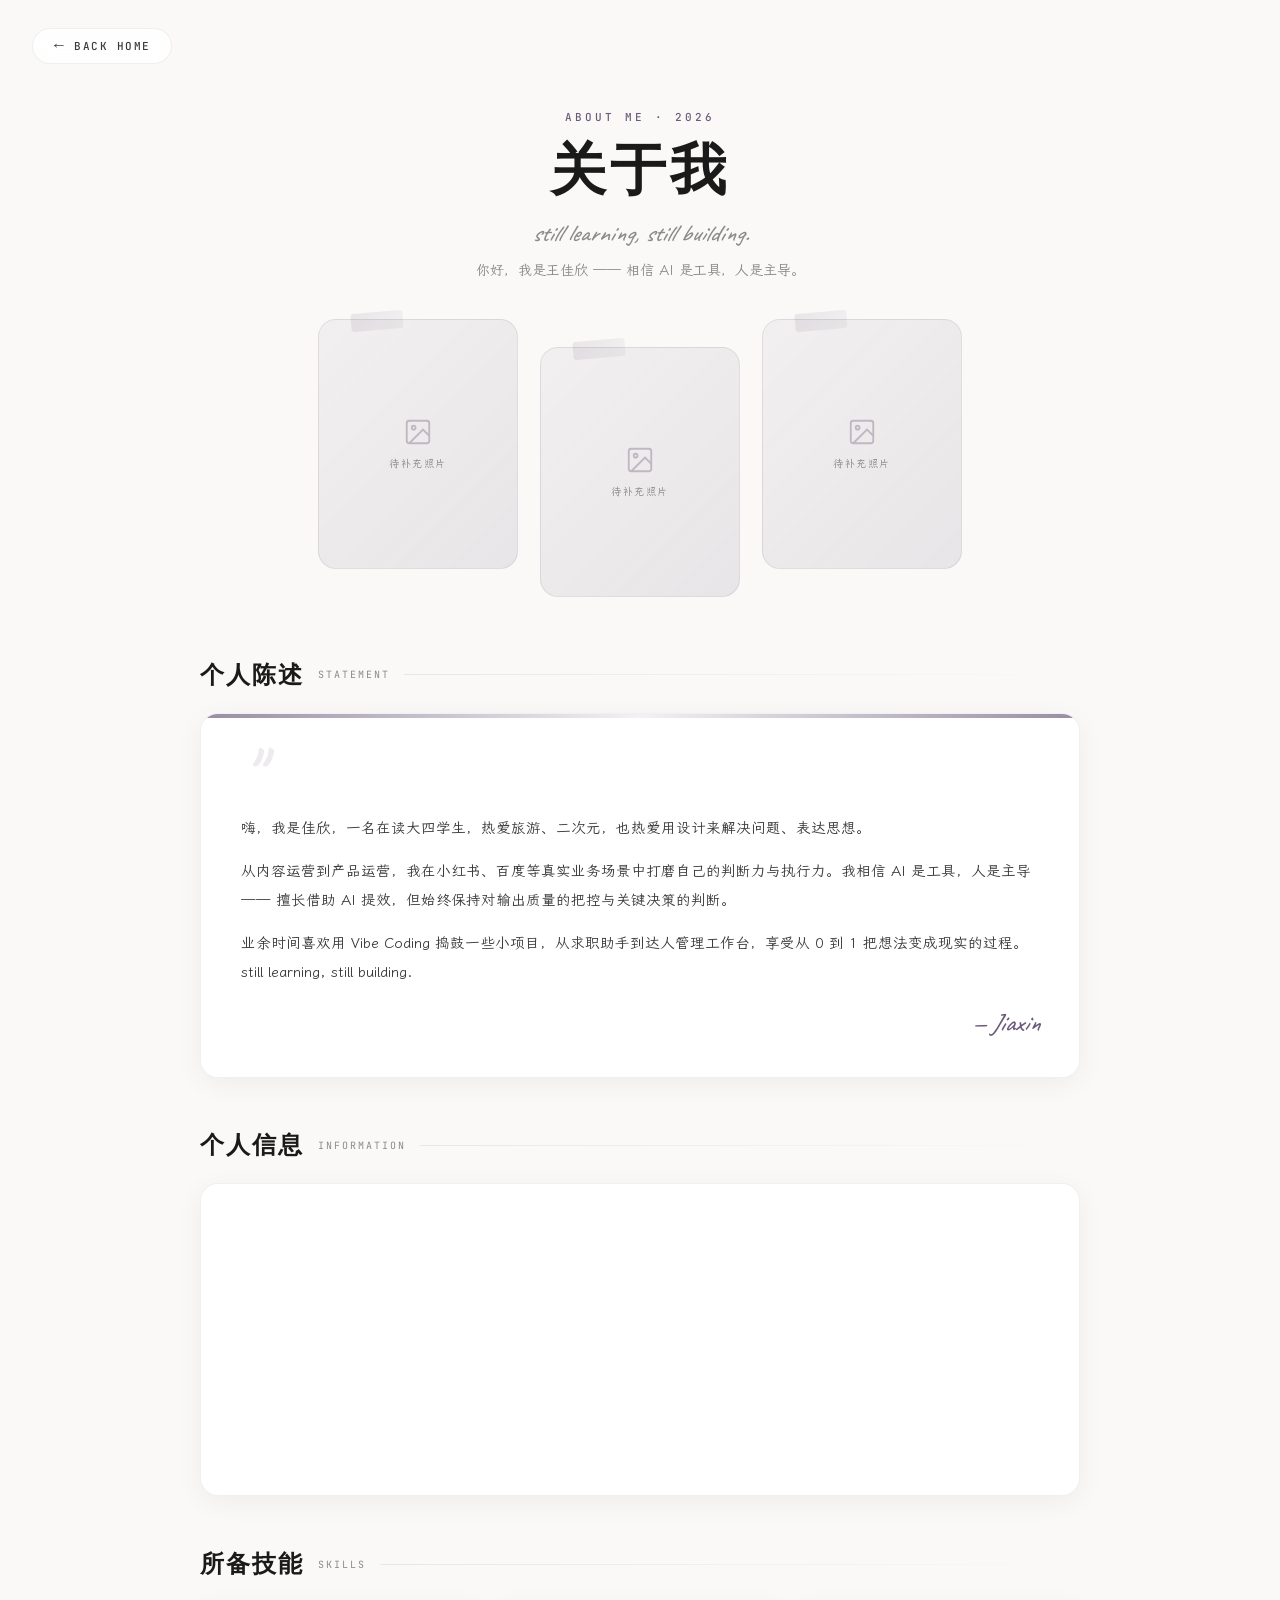
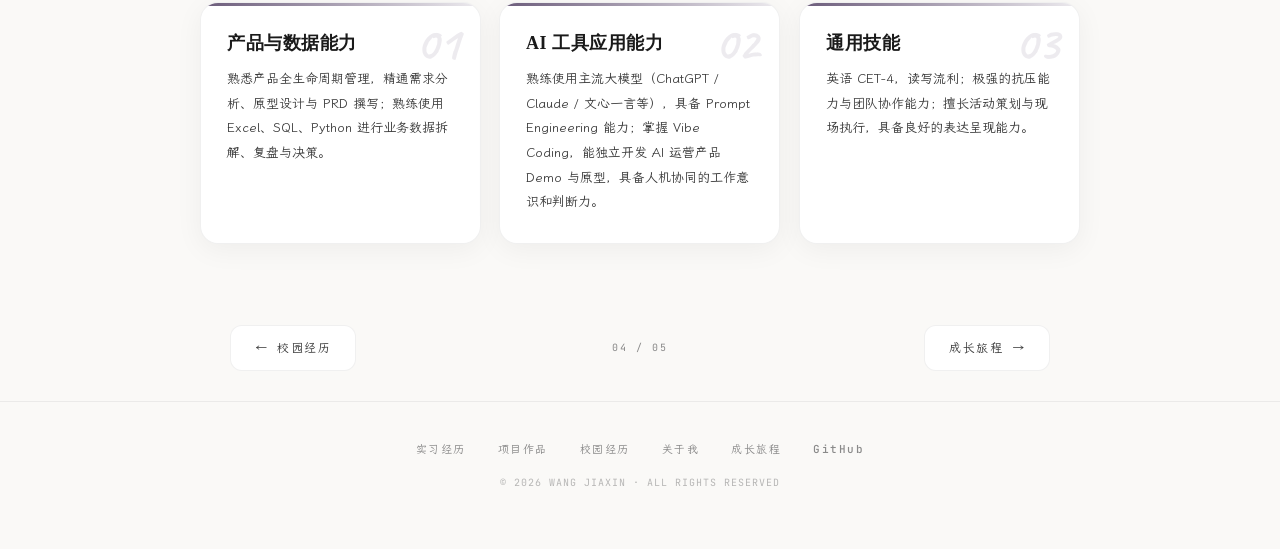
<file: about.html>
<!DOCTYPE html>
<html lang="zh-CN">
<head>
  <meta charset="UTF-8">
  <meta name="viewport" content="width=device-width, initial-scale=1.0">
  <title>关于我 — 王佳欣</title>
  <link href="fonts/local-a49ae44d.css" rel="stylesheet">
  <link href="fonts/local-511fb728.css" rel="stylesheet">
  <style>
    /* ===== 全局变量 ===== */
    :root {
      --klein: #6b5b7a;
      --klein-rgb: 107, 91, 122;
      --klein-light: rgba(107,91,122,0.06);
      --klein-mid: rgba(107,91,122,0.12);
      --klein-dash: rgba(107,91,122,0.38);
      --klein-glow: rgba(107,91,122,0.1);
      --ink: #1a1a1a;
      --ink-soft: #3a3a3a;
      --ink-light: #8a8a8a;
      --ink-faint: rgba(0,0,0,0.35);
      --bg: #faf9f7;
      --card: #ffffff;
      --line: rgba(0,0,0,0.06);
      --line-strong: rgba(0,0,0,0.1);
      --font-serif: Georgia, "Times New Roman", "Noto Serif SC", "Songti SC", "STSong", "SimSun", serif;
      --font-mono: "JetBrains Mono", "LXGW WenKai Mono", "Consolas", monospace;
      --font-script: "Caveat", "LXGW WenKai", cursive;
      --font-cn: "LXGW WenKai", "Hanken Grotesk", "PingFang SC", "Microsoft YaHei", sans-serif;
    }

    /* ===== 全局重置 ===== */
    * { margin: 0; padding: 0; box-sizing: border-box; }
    html { scroll-behavior: smooth; }
    body {
      background: var(--bg);
      color: var(--ink);
      font-family: var(--font-cn);
      overflow-x: hidden;
      -webkit-font-smoothing: antialiased;
    }
    a { color: inherit; text-decoration: none; }
    button { font-family: inherit; cursor: pointer; }
    img { max-width: 100%; display: block; }

    /* ===== 页面通用布局 ===== */
    .page-wrap { max-width: 1200px; margin: 0 auto; padding: 0 40px; }
    .page-header { text-align: center; padding: 110px 0 36px; }
    .page-eyebrow {
      font-family: var(--font-mono); font-size: 11px; font-weight: 500;
      letter-spacing: 3px; text-transform: uppercase; color: var(--klein); margin-bottom: 16px;
    }
    .page-title {
      font-family: var(--font-serif); font-size: 56px; font-weight: 600;
      color: var(--ink); letter-spacing: 4px; margin-bottom: 16px; line-height: 1.1;
    }
    .page-subtitle {
      font-family: var(--font-script); font-size: 24px; font-style: italic;
      color: var(--ink-light); margin-bottom: 10px;
    }
    .page-desc { font-size: 14px; color: var(--ink-light); max-width: 520px; margin: 0 auto; line-height: 1.8; }

    /* ===== 返回首页按钮 ===== */
    .back-home {
      position: fixed; top: 28px; left: 32px; z-index: 100;
      display: inline-flex; align-items: center; gap: 8px;
      font-family: var(--font-mono); font-size: 11px; font-weight: 500;
      letter-spacing: 1.5px; text-transform: uppercase; color: var(--ink-soft);
      background: rgba(255,255,255,0.85);
      backdrop-filter: blur(10px); -webkit-backdrop-filter: blur(10px);
      border: 1px solid var(--line); border-radius: 100px;
      padding: 10px 20px; transition: all 0.3s ease;
    }
    .back-home:hover { color: var(--klein); border-color: var(--klein-mid); box-shadow: 0 4px 20px var(--klein-glow); }

    /* ===== 底部上一页/下一页导航 ===== */
    .page-nav {
      display: flex; justify-content: space-between; align-items: center;
      max-width: 900px; margin: 70px auto 30px; padding: 0 40px;
    }
    .page-nav-btn {
      display: inline-flex; align-items: center; gap: 10px;
      font-family: var(--font-mono); font-size: 12px; font-weight: 500;
      letter-spacing: 1.5px; color: var(--ink-soft); background: var(--card);
      border: 1px solid var(--line); border-radius: 12px; padding: 14px 24px;
      transition: all 0.3s ease;
    }
    .page-nav-btn:hover {
      color: var(--klein); border-color: var(--klein-mid);
      box-shadow: 0 6px 24px var(--klein-glow); transform: translateY(-2px);
    }
    .page-nav-center {
      font-family: var(--font-mono); font-size: 10px; letter-spacing: 2px;
      text-transform: uppercase; color: var(--ink-light);
    }

    /* ===== 页脚 ===== */
    .page-footer {
      text-align: center; padding: 40px 0 60px;
      border-top: 1px solid var(--line); margin-top: 30px;
    }
    .footer-links {
      display: flex; justify-content: center; gap: 32px; margin-bottom: 20px; flex-wrap: wrap;
    }
    .footer-links a {
      font-family: var(--font-mono); font-size: 11px; font-weight: 500;
      letter-spacing: 1.5px; color: var(--ink-light); transition: color 0.3s; position: relative;
    }
    .footer-links a::after {
      content: ""; position: absolute; left: 0; bottom: -4px; width: 0; height: 1px;
      background: var(--klein); transition: width 0.3s;
    }
    .footer-links a:hover { color: var(--klein); }
    .footer-links a:hover::after { width: 100%; }
    .footer-copy {
      font-family: var(--font-mono); font-size: 10px; letter-spacing: 1px;
      color: var(--ink-light); opacity: 0.6;
    }

    /* ===== 内容区 ===== */
    .content-section { padding: 10px 0 10px; }
    .content-inner { max-width: 880px; margin: 0 auto; }
    .content-block { margin-bottom: 52px; }
    .content-block:last-child { margin-bottom: 0; }

    .sec-head {
      display: flex; align-items: center; gap: 14px; margin-bottom: 22px;
    }
    .sec-head h2 {
      font-family: var(--font-serif); font-size: 24px; font-weight: 600;
      color: var(--ink); letter-spacing: 2px; white-space: nowrap;
    }
    .sec-head .sec-en {
      font-family: var(--font-mono); font-size: 10px; letter-spacing: 2px;
      color: var(--ink-light); text-transform: uppercase; white-space: nowrap;
    }
    .sec-head::after {
      content: ""; flex: 1; height: 1px;
      background: linear-gradient(90deg, var(--klein-mid), transparent);
    }

    /* ===== 3D 卡片通用 ===== */
    .card-3d {
      background: var(--card);
      border: 1px solid var(--line);
      border-radius: 18px;
      box-shadow: 0 6px 28px rgba(0,0,0,0.05);
      position: relative;
      will-change: transform;
    }

    /* ===== 照片展示 ===== */
    .photo-display {
      display: flex; gap: 22px; justify-content: center; flex-wrap: wrap;
      align-items: flex-start; margin-bottom: 52px;
    }
    .photo-frame {
      width: 200px; height: 250px;
      border-radius: 18px;
      background: linear-gradient(135deg, var(--klein-light), var(--klein-mid));
      border: 1px solid var(--klein-mid);
      display: flex; flex-direction: column; align-items: center; justify-content: center;
      gap: 10px; position: relative;
      transition: transform 0.4s cubic-bezier(0.2, 0.8, 0.25, 1), box-shadow 0.4s ease;
    }
    .photo-frame.offset { margin-top: 28px; }
    .photo-frame::before {
      content: ""; position: absolute; top: -8px; left: 32px;
      width: 52px; height: 18px;
      background: linear-gradient(135deg, var(--klein-mid), var(--klein-light));
      border-radius: 3px; transform: rotate(-5deg);
    }
    .photo-frame:hover {
      transform: translateY(-6px) rotate(-1.5deg);
      box-shadow: 0 14px 32px var(--klein-glow);
    }
    .photo-frame svg { width: 30px; height: 30px; opacity: 0.35; stroke: var(--klein); }
    .photo-caption {
      font-family: var(--font-mono); font-size: 10px; letter-spacing: 1.5px;
      color: var(--ink-light); text-transform: uppercase;
    }

    /* ===== 个人陈述 ===== */
    .statement-card { padding: 38px 40px; overflow: hidden; }
    .statement-card::before {
      content: ""; position: absolute; top: 0; left: 0; right: 0; height: 4px;
      background: linear-gradient(90deg, var(--klein), var(--klein-mid), var(--klein));
      opacity: 0.7;
    }
    .quote-mark {
      font-family: var(--font-script); font-size: 76px; font-weight: 700;
      color: var(--klein-mid); line-height: 0.6; margin-bottom: 16px;
    }
    .statement-card p {
      font-size: 14.5px; line-height: 2; color: var(--ink-soft); margin-bottom: 14px;
    }
    .statement-card p:last-of-type { margin-bottom: 0; }
    .signature {
      font-family: var(--font-script); font-size: 25px; font-style: italic;
      color: var(--klein); margin-top: 20px; text-align: right;
    }

    /* ===== 个人信息 ===== */
    .info-card { padding: 6px 30px; }
    .info-row {
      display: flex; align-items: center; gap: 16px;
      padding: 16px 0; border-bottom: 1px dashed var(--line-strong);
    }
    .info-row:last-child { border-bottom: none; }
    .info-ico {
      flex: none; width: 42px; height: 42px; border-radius: 50%;
      display: flex; align-items: center; justify-content: center;
      background: var(--klein-light); border: 1px solid var(--klein-mid);
    }
    .info-ico img { width: 18px; height: 18px; display: block; }
    .info-label {
      font-family: var(--font-mono); font-size: 10px; letter-spacing: 1.5px;
      color: var(--ink-light); text-transform: uppercase; margin-bottom: 2px;
    }
    .info-val { font-size: 15px; color: var(--ink); transition: color 0.3s; }
    a.info-val:hover { color: var(--klein); }

    /* ===== 技能卡片 ===== */
    .skill-grid {
      display: grid; grid-template-columns: repeat(3, 1fr); gap: 18px;
    }
    .skill-card { padding: 28px 26px; overflow: hidden; }
    .skill-card::before {
      content: ""; position: absolute; top: 0; left: 0; right: 0; height: 3px;
      border-radius: 18px 18px 0 0;
      background: linear-gradient(90deg, var(--klein), var(--klein-mid));
    }
    .skill-num {
      font-family: var(--font-script); font-weight: 700; font-size: 48px;
      color: var(--klein-mid); line-height: 1;
      position: absolute; top: 16px; right: 20px;
    }
    .skill-title {
      font-family: var(--font-serif); font-size: 18px; font-weight: 600;
      color: var(--ink); letter-spacing: 0.5px; margin-bottom: 12px;
      padding-right: 46px; position: relative; z-index: 1;
    }
    .skill-card p {
      font-size: 13px; line-height: 1.9; color: var(--ink-soft);
      position: relative; z-index: 1;
    }

    /* ===== 滚动渐入 ===== */
    .reveal {
      opacity: 0; transform: translateY(26px);
      transition: opacity 0.7s ease, transform 0.7s cubic-bezier(0.2, 0.8, 0.25, 1);
    }
    .reveal.visible { opacity: 1; transform: translateY(0); }

    /* ===== 响应式 ===== */
    @media (max-width: 768px) {
      .page-wrap { padding: 0 20px; }
      .page-header { padding: 90px 0 28px; }
      .page-title { font-size: 38px; letter-spacing: 2px; }
      .page-subtitle { font-size: 19px; }
      .back-home { top: 16px; left: 16px; padding: 8px 14px; font-size: 10px; }
      .content-block { margin-bottom: 40px; }
      .photo-frame { width: 150px; height: 200px; }
      .photo-frame.offset { margin-top: 20px; }
      .statement-card { padding: 28px 24px; }
      .statement-card p { font-size: 13.5px; }
      .info-card { padding: 4px 20px; }
      .skill-grid { grid-template-columns: 1fr; gap: 14px; }
      .page-nav { flex-direction: column; gap: 16px; margin: 50px auto 24px; }
      .page-nav-center { order: -1; }
      .footer-links { gap: 18px; }
    }
  </style>
</head>
<body>
  <!-- 返回首页按钮 -->
  <a href="index.html" class="back-home">← BACK HOME</a>

  <!-- 页面标题 -->
  <div class="page-wrap">
    <div class="page-header">
      <div class="page-eyebrow">About Me · 2026</div>
      <h1 class="page-title">关于我</h1>
      <p class="page-subtitle">still learning, still building.</p>
      <p class="page-desc">你好，我是王佳欣 —— 相信 AI 是工具，人是主导。</p>
    </div>
  </div>

  <!-- 个人照片展示区 -->
  <div class="page-wrap">
    <div class="photo-display reveal">
      <div class="photo-frame">
        <svg viewBox="0 0 24 24" fill="none" stroke="currentColor" stroke-width="1.5"><rect x="3" y="3" width="18" height="18" rx="2"/><circle cx="8.5" cy="8.5" r="1.5"/><path d="m21 15-5-5L5 21"/></svg>
        <span class="photo-caption">待补充照片</span>
      </div>
      <div class="photo-frame offset">
        <svg viewBox="0 0 24 24" fill="none" stroke="currentColor" stroke-width="1.5"><rect x="3" y="3" width="18" height="18" rx="2"/><circle cx="8.5" cy="8.5" r="1.5"/><path d="m21 15-5-5L5 21"/></svg>
        <span class="photo-caption">待补充照片</span>
      </div>
      <div class="photo-frame">
        <svg viewBox="0 0 24 24" fill="none" stroke="currentColor" stroke-width="1.5"><rect x="3" y="3" width="18" height="18" rx="2"/><circle cx="8.5" cy="8.5" r="1.5"/><path d="m21 15-5-5L5 21"/></svg>
        <span class="photo-caption">待补充照片</span>
      </div>
    </div>
  </div>

  <!-- 内容区 -->
  <section class="content-section">
    <div class="page-wrap">
      <div class="content-inner">

        <!-- 个人陈述 -->
        <div class="content-block reveal">
          <div class="sec-head">
            <h2>个人陈述</h2>
            <span class="sec-en">Statement</span>
          </div>
          <div class="card-3d statement-card">
            <div class="quote-mark">"</div>
            <p>嗨，我是佳欣，一名在读大四学生，热爱旅游、二次元，也热爱用设计来解决问题、表达思想。</p>
            <p>从内容运营到产品运营，我在小红书、百度等真实业务场景中打磨自己的判断力与执行力。我相信 AI 是工具，人是主导 —— 擅长借助 AI 提效，但始终保持对输出质量的把控与关键决策的判断。</p>
            <p>业余时间喜欢用 Vibe Coding 捣鼓一些小项目，从求职助手到达人管理工作台，享受从 0 到 1 把想法变成现实的过程。still learning, still building.</p>
            <div class="signature">— Jiaxin</div>
          </div>
        </div>

        <!-- 个人信息 -->
        <div class="content-block reveal">
          <div class="sec-head">
            <h2>个人信息</h2>
            <span class="sec-en">Information</span>
          </div>
          <div class="card-3d info-card">
            <div class="info-row">
              <span class="info-ico"><img src="assets/icons/user.svg" alt=""></span>
              <div>
                <div class="info-label">Name</div>
                <div class="info-val">王佳欣 · 女</div>
              </div>
            </div>
            <div class="info-row">
              <span class="info-ico"><img src="assets/icons/flag.svg" alt=""></span>
              <div>
                <div class="info-label">Political Status</div>
                <div class="info-val">中共预备党员</div>
              </div>
            </div>
            <div class="info-row">
              <span class="info-ico"><img src="assets/icons/mail.svg" alt=""></span>
              <div>
                <div class="info-label">Email</div>
                <a class="info-val" href="mailto:464501911@qq.com">464501911@qq.com</a>
              </div>
            </div>
            <div class="info-row">
              <span class="info-ico"><img src="assets/icons/phone.svg" alt=""></span>
              <div>
                <div class="info-label">Phone</div>
                <a class="info-val" href="tel:+8613244039739">+86 132 4403 9739</a>
              </div>
            </div>
          </div>
        </div>

        <!-- 所备技能 -->
        <div class="content-block reveal">
          <div class="sec-head">
            <h2>所备技能</h2>
            <span class="sec-en">Skills</span>
          </div>
          <div class="skill-grid">
            <div class="card-3d skill-card">
              <span class="skill-num">01</span>
              <h3 class="skill-title">产品与数据能力</h3>
              <p>熟悉产品全生命周期管理，精通需求分析、原型设计与 PRD 撰写；熟练使用 Excel、SQL、Python 进行业务数据拆解、复盘与决策。</p>
            </div>
            <div class="card-3d skill-card">
              <span class="skill-num">02</span>
              <h3 class="skill-title">AI 工具应用能力</h3>
              <p>熟练使用主流大模型（ChatGPT / Claude / 文心一言等），具备 Prompt Engineering 能力；掌握 Vibe Coding，能独立开发 AI 运营产品 Demo 与原型，具备人机协同的工作意识和判断力。</p>
            </div>
            <div class="card-3d skill-card">
              <span class="skill-num">03</span>
              <h3 class="skill-title">通用技能</h3>
              <p>英语 CET-4，读写流利；极强的抗压能力与团队协作能力；擅长活动策划与现场执行，具备良好的表达呈现能力。</p>
            </div>
          </div>
        </div>

      </div>
    </div>
  </section>

  <!-- 底部上一页/下一页导航 -->
  <div class="page-nav">
    <a href="campus.html" class="page-nav-btn">← 校园经历</a>
    <span class="page-nav-center">04 / 05</span>
    <a href="journey.html" class="page-nav-btn">成长旅程 →</a>
  </div>

  <!-- 页脚 -->
  <footer class="page-footer">
    <div class="footer-links">
      <a href="internship.html">实习经历</a>
      <a href="projects.html">项目作品</a>
      <a href="campus.html">校园经历</a>
      <a href="about.html">关于我</a>
      <a href="journey.html">成长旅程</a>
      <a href="https://github.com/xiaoxin6661" target="_blank" rel="noopener">GitHub</a>
    </div>
    <p class="footer-copy">© 2026 WANG JIAXIN · ALL RIGHTS RESERVED</p>
  </footer>

  <script>
    // ===== 卡片3D倾斜（仅桌面端）=====
    (function() {
      if (window.innerWidth <= 768) return;
      if ('ontouchstart' in window) return;

      const cards = document.querySelectorAll('.card-3d');

      cards.forEach(card => {
        card.style.transformStyle = 'preserve-3d';
        card.style.transition = 'transform 0.5s ease';

        card.addEventListener('mousemove', (e) => {
          const rect = card.getBoundingClientRect();
          const x = (e.clientX - rect.left) / rect.width - 0.5;
          const y = (e.clientY - rect.top) / rect.height - 0.5;
          const rotateY = x * 8;
          const rotateX = -y * 8;
          card.style.transform = 'perspective(1000px) rotateY(' + rotateY + 'deg) rotateX(' + rotateX + 'deg) translateY(-4px) scale(1.02)';
          card.style.transition = 'none';
        });

        card.addEventListener('mouseleave', () => {
          card.style.transform = 'perspective(1000px) rotateY(0) rotateX(0) translateY(0) scale(1)';
          card.style.transition = 'transform 0.5s cubic-bezier(0.2, 0.8, 0.25, 1)';
        });
      });
    })();

    // ===== 自定义光标（仅桌面端）=====
    (function() {
      if (window.innerWidth <= 768) return;
      if ('ontouchstart' in window) return;

      const ACCENT = '#6b5b7a';
      const AR = 107, AG = 91, AB = 122;
      const HOVER_SELECTOR = 'a, button, .card-3d, .photo-frame';

      const canvas = document.createElement('canvas');
      canvas.style.cssText = 'position:fixed;top:0;left:0;width:100%;height:100%;pointer-events:none;z-index:9999;';
      document.body.appendChild(canvas);
      const ctx = canvas.getContext('2d');

      function resize() {
        canvas.width = window.innerWidth;
        canvas.height = window.innerHeight;
      }
      resize();
      window.addEventListener('resize', resize);

      let mouseX = -100, mouseY = -100;
      let cursorX = -100, cursorY = -100;
      const particles = [];
      const MAX_PARTICLES = 60;

      document.addEventListener('mousemove', (e) => {
        mouseX = e.clientX;
        mouseY = e.clientY;
        for (let i = 0; i < 2; i++) {
          if (particles.length < MAX_PARTICLES) {
            particles.push({
              x: mouseX + (Math.random() - 0.5) * 6,
              y: mouseY + (Math.random() - 0.5) * 6,
              vx: (Math.random() - 0.5) * 1.5,
              vy: (Math.random() - 0.5) * 1.5 - 0.5,
              life: 1,
              decay: 0.02 + Math.random() * 0.02,
              size: Math.random() * 3 + 1.5
            });
          }
        }
      });

      let isHovering = false;
      document.addEventListener('mouseover', (e) => {
        if (e.target.closest(HOVER_SELECTOR)) isHovering = true;
      });
      document.addEventListener('mouseout', (e) => {
        if (e.target.closest(HOVER_SELECTOR)) isHovering = false;
      });

      document.addEventListener('click', (e) => {
        for (let i = 0; i < 16; i++) {
          const angle = Math.random() * Math.PI * 2;
          const speed = 1.5 + Math.random() * 2.5;
          particles.push({
            x: e.clientX, y: e.clientY,
            vx: Math.cos(angle) * speed, vy: Math.sin(angle) * speed,
            life: 1, decay: 0.03 + Math.random() * 0.02,
            size: Math.random() * 2.5 + 1.5
          });
        }
      });

      function animate() {
        ctx.clearRect(0, 0, canvas.width, canvas.height);

        cursorX += (mouseX - cursorX) * 0.15;
        cursorY += (mouseY - cursorY) * 0.15;

        for (let i = particles.length - 1; i >= 0; i--) {
          const p = particles[i];
          p.x += p.vx;
          p.y += p.vy;
          p.vy += 0.02;
          p.life -= p.decay;
          if (p.life <= 0) { particles.splice(i, 1); continue; }
          ctx.beginPath();
          ctx.arc(p.x, p.y, p.size * p.life, 0, Math.PI * 2);
          ctx.fillStyle = 'rgba(' + AR + ',' + AG + ',' + AB + ',' + (p.life * 0.35) + ')';
          ctx.fill();
        }

        const cursorSize = isHovering ? 11 : 5;
        if (isHovering) {
          ctx.beginPath();
          ctx.arc(cursorX, cursorY, cursorSize, 0, Math.PI * 2);
          ctx.strokeStyle = ACCENT;
          ctx.lineWidth = 1.5;
          ctx.stroke();
          ctx.beginPath();
          ctx.arc(cursorX, cursorY, 3, 0, Math.PI * 2);
          ctx.fillStyle = ACCENT;
          ctx.fill();
        } else {
          ctx.beginPath();
          ctx.arc(cursorX, cursorY, cursorSize, 0, Math.PI * 2);
          ctx.fillStyle = ACCENT;
          ctx.fill();
        }

        requestAnimationFrame(animate);
      }
      animate();

      document.body.style.cursor = 'none';
      const style = document.createElement('style');
      style.textContent = 'a, button, .card-3d, .photo-frame { cursor: none !important; }';
      document.head.appendChild(style);
    })();

    // ===== 磁性按钮 =====
    (function() {
      if (window.innerWidth <= 768) return;
      if ('ontouchstart' in window) return;

      const magneticElements = document.querySelectorAll('a:not(.dial-marker), button:not(.dial-marker), .magnetic');
      const MAGNETIC_STRENGTH = 0.2;
      const MAX_DISTANCE = 100;

      magneticElements.forEach(el => {
        el.addEventListener('mousemove', (e) => {
          const rect = el.getBoundingClientRect();
          const centerX = rect.left + rect.width / 2;
          const centerY = rect.top + rect.height / 2;
          const deltaX = e.clientX - centerX;
          const deltaY = e.clientY - centerY;
          const distance = Math.sqrt(deltaX * deltaX + deltaY * deltaY);

          if (distance < MAX_DISTANCE) {
            const strength = (1 - distance / MAX_DISTANCE) * MAGNETIC_STRENGTH;
            el.style.transform = 'translate(' + (deltaX * strength) + 'px, ' + (deltaY * strength) + 'px)';
            el.style.transition = 'none';
          }
        });

        el.addEventListener('mouseleave', () => {
          el.style.transform = 'translate(0, 0)';
          el.style.transition = 'transform 0.4s cubic-bezier(0.2, 0.8, 0.25, 1)';
        });
      });
    })();

    // ===== 滚动渐入 =====
    (function() {
      const items = document.querySelectorAll('.reveal');
      if (!('IntersectionObserver' in window) || items.length === 0) {
        items.forEach(el => el.classList.add('visible'));
        return;
      }
      const observer = new IntersectionObserver((entries) => {
        entries.forEach((entry, i) => {
          if (entry.isIntersecting) {
            setTimeout(() => entry.target.classList.add('visible'), i * 90);
            observer.unobserve(entry.target);
          }
        });
      }, { threshold: 0.08, rootMargin: '0px 0px -40px 0px' });
      items.forEach(el => observer.observe(el));
    })();
  </script>
</body>
</html>
</file>
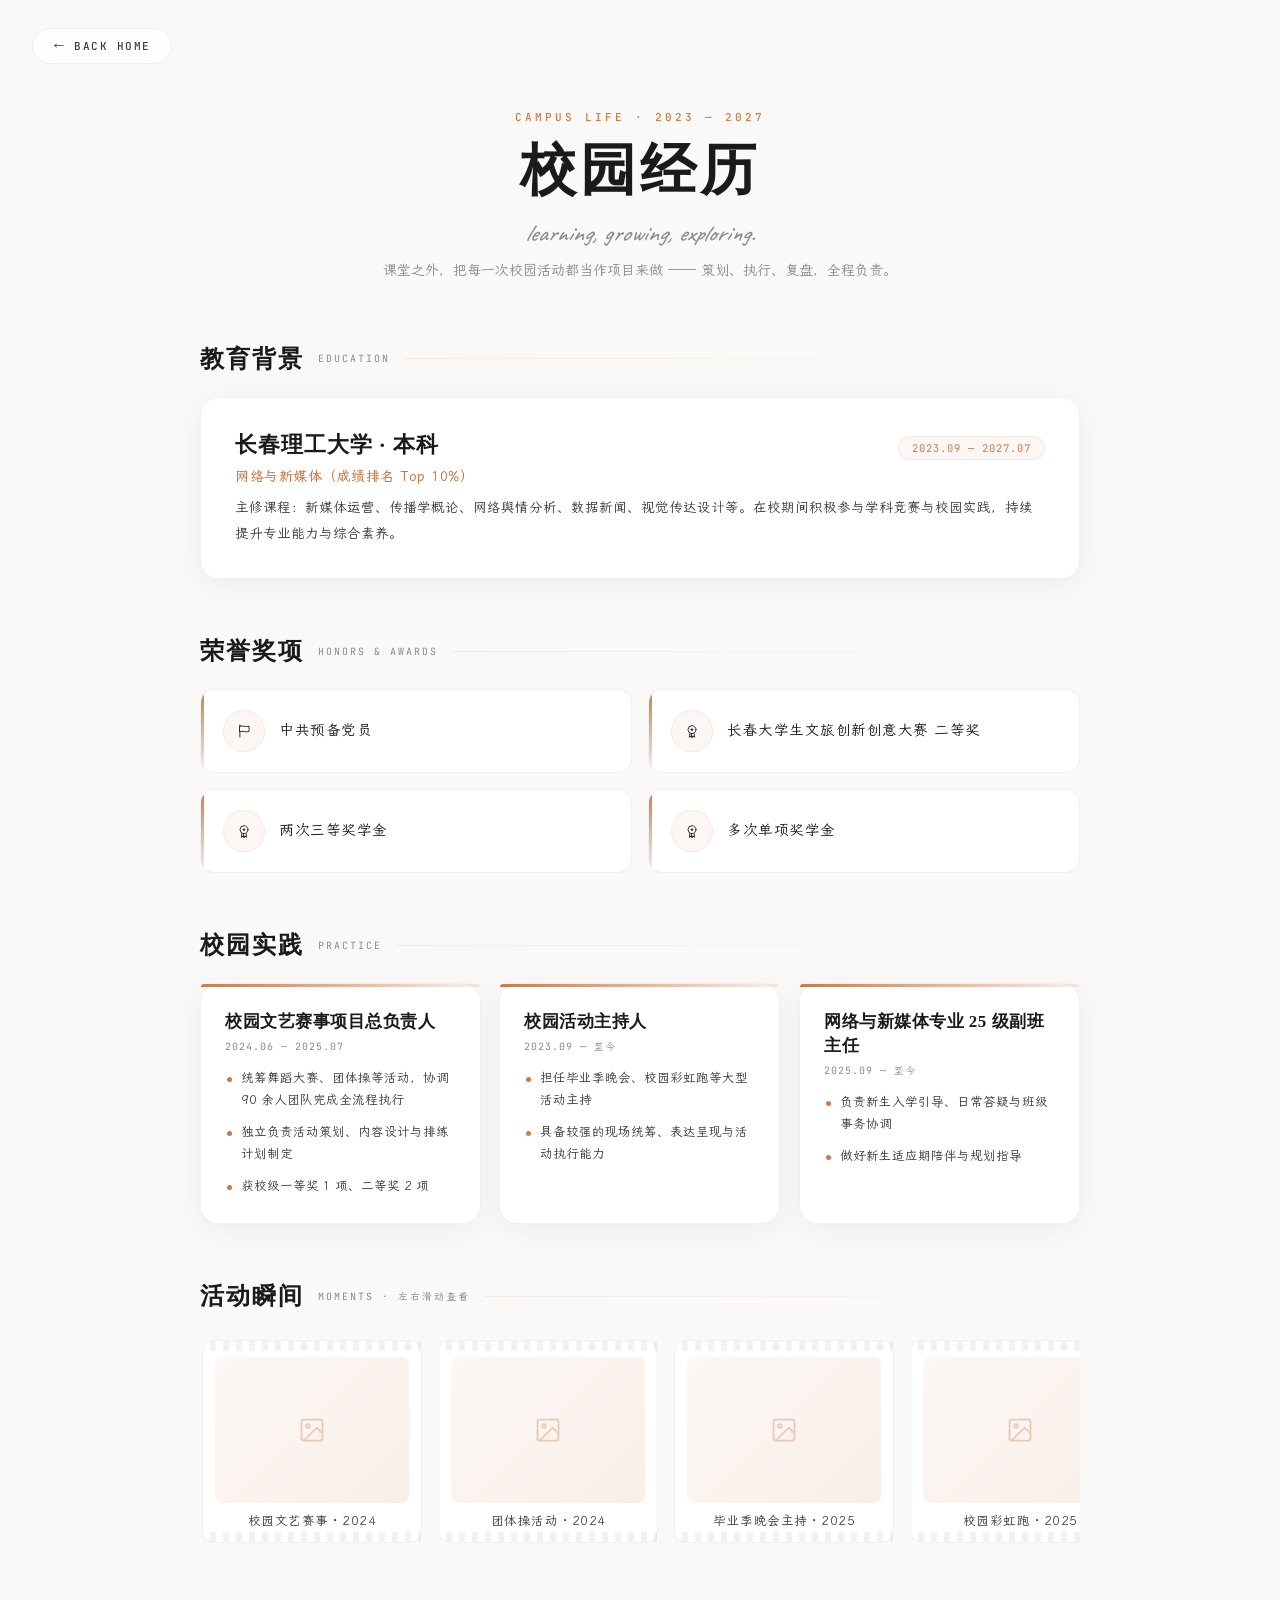
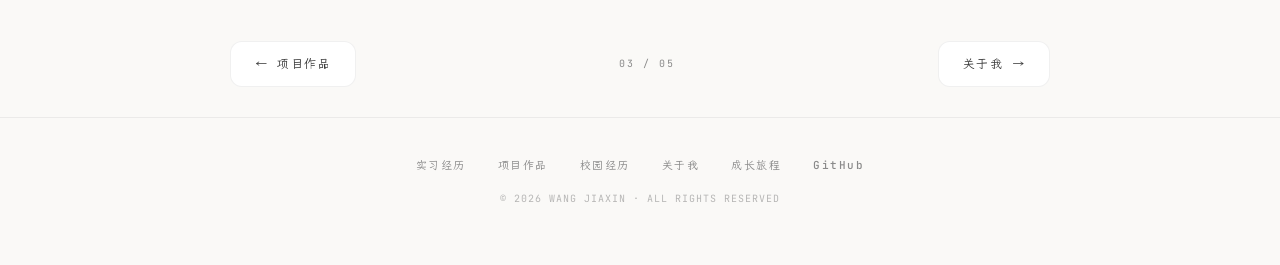
<file: campus.html>
<!DOCTYPE html>
<html lang="zh-CN">
<head>
  <meta charset="UTF-8">
  <meta name="viewport" content="width=device-width, initial-scale=1.0">
  <title>校园经历 — 王佳欣</title>
  <link href="fonts/local-a49ae44d.css" rel="stylesheet">
  <link href="fonts/local-511fb728.css" rel="stylesheet">
  <style>
    /* ===== 全局变量 ===== */
    :root {
      --klein: #c97b4a;
      --klein-rgb: 201, 123, 74;
      --klein-light: rgba(201,123,74,0.06);
      --klein-mid: rgba(201,123,74,0.12);
      --klein-dash: rgba(201,123,74,0.38);
      --klein-glow: rgba(201,123,74,0.1);
      --ink: #1a1a1a;
      --ink-soft: #3a3a3a;
      --ink-light: #8a8a8a;
      --ink-faint: rgba(0,0,0,0.35);
      --bg: #faf9f7;
      --card: #ffffff;
      --line: rgba(0,0,0,0.06);
      --line-strong: rgba(0,0,0,0.1);
      --font-serif: Georgia, "Times New Roman", "Noto Serif SC", "Songti SC", "STSong", "SimSun", serif;
      --font-mono: "JetBrains Mono", "LXGW WenKai Mono", "Consolas", monospace;
      --font-script: "Caveat", "LXGW WenKai", cursive;
      --font-cn: "LXGW WenKai", "Hanken Grotesk", "PingFang SC", "Microsoft YaHei", sans-serif;
    }

    /* ===== 全局重置 ===== */
    * { margin: 0; padding: 0; box-sizing: border-box; }
    html { scroll-behavior: smooth; }
    body {
      background: var(--bg);
      color: var(--ink);
      font-family: var(--font-cn);
      overflow-x: hidden;
      -webkit-font-smoothing: antialiased;
    }
    a { color: inherit; text-decoration: none; }
    button { font-family: inherit; cursor: pointer; }
    img { max-width: 100%; display: block; }

    /* ===== 页面通用布局 ===== */
    .page-wrap { max-width: 1200px; margin: 0 auto; padding: 0 40px; }
    .page-header { text-align: center; padding: 110px 0 30px; }
    .page-eyebrow {
      font-family: var(--font-mono); font-size: 11px; font-weight: 500;
      letter-spacing: 3px; text-transform: uppercase; color: var(--klein); margin-bottom: 16px;
    }
    .page-title {
      font-family: var(--font-serif); font-size: 56px; font-weight: 600;
      color: var(--ink); letter-spacing: 4px; margin-bottom: 16px; line-height: 1.1;
    }
    .page-subtitle {
      font-family: var(--font-script); font-size: 24px; font-style: italic;
      color: var(--ink-light); margin-bottom: 10px;
    }
    .page-desc { font-size: 14px; color: var(--ink-light); max-width: 520px; margin: 0 auto; line-height: 1.8; }

    /* ===== 返回首页按钮 ===== */
    .back-home {
      position: fixed; top: 28px; left: 32px; z-index: 100;
      display: inline-flex; align-items: center; gap: 8px;
      font-family: var(--font-mono); font-size: 11px; font-weight: 500;
      letter-spacing: 1.5px; text-transform: uppercase; color: var(--ink-soft);
      background: rgba(255,255,255,0.85);
      backdrop-filter: blur(10px); -webkit-backdrop-filter: blur(10px);
      border: 1px solid var(--line); border-radius: 100px;
      padding: 10px 20px; transition: all 0.3s ease;
    }
    .back-home:hover { color: var(--klein); border-color: var(--klein-mid); box-shadow: 0 4px 20px var(--klein-glow); }

    /* ===== 底部上一页/下一页导航 ===== */
    .page-nav {
      display: flex; justify-content: space-between; align-items: center;
      max-width: 900px; margin: 70px auto 30px; padding: 0 40px;
    }
    .page-nav-btn {
      display: inline-flex; align-items: center; gap: 10px;
      font-family: var(--font-mono); font-size: 12px; font-weight: 500;
      letter-spacing: 1.5px; color: var(--ink-soft); background: var(--card);
      border: 1px solid var(--line); border-radius: 12px; padding: 14px 24px;
      transition: all 0.3s ease;
    }
    .page-nav-btn:hover {
      color: var(--klein); border-color: var(--klein-mid);
      box-shadow: 0 6px 24px var(--klein-glow); transform: translateY(-2px);
    }
    .page-nav-center {
      font-family: var(--font-mono); font-size: 10px; letter-spacing: 2px;
      text-transform: uppercase; color: var(--ink-light);
    }

    /* ===== 页脚 ===== */
    .page-footer {
      text-align: center; padding: 40px 0 60px;
      border-top: 1px solid var(--line); margin-top: 30px;
    }
    .footer-links {
      display: flex; justify-content: center; gap: 32px; margin-bottom: 20px; flex-wrap: wrap;
    }
    .footer-links a {
      font-family: var(--font-mono); font-size: 11px; font-weight: 500;
      letter-spacing: 1.5px; color: var(--ink-light); transition: color 0.3s; position: relative;
    }
    .footer-links a::after {
      content: ""; position: absolute; left: 0; bottom: -4px; width: 0; height: 1px;
      background: var(--klein); transition: width 0.3s;
    }
    .footer-links a:hover { color: var(--klein); }
    .footer-links a:hover::after { width: 100%; }
    .footer-copy {
      font-family: var(--font-mono); font-size: 10px; letter-spacing: 1px;
      color: var(--ink-light); opacity: 0.6;
    }

    /* ===== 内容区 ===== */
    .content-section { padding: 30px 0 10px; }
    .content-inner { max-width: 880px; margin: 0 auto; }
    .content-block { margin-bottom: 56px; }
    .content-block:last-child { margin-bottom: 0; }

    .sec-head {
      display: flex; align-items: center; gap: 14px; margin-bottom: 22px;
    }
    .sec-head h2 {
      font-family: var(--font-serif); font-size: 24px; font-weight: 600;
      color: var(--ink); letter-spacing: 2px; white-space: nowrap;
    }
    .sec-head .sec-en {
      font-family: var(--font-mono); font-size: 10px; letter-spacing: 2px;
      color: var(--ink-light); text-transform: uppercase; white-space: nowrap;
    }
    .sec-head::after {
      content: ""; flex: 1; height: 1px;
      background: linear-gradient(90deg, var(--klein-mid), transparent);
    }

    /* ===== 3D 卡片通用 ===== */
    .card-3d {
      background: var(--card);
      border: 1px solid var(--line);
      border-radius: 18px;
      box-shadow: 0 6px 28px rgba(0,0,0,0.05);
      position: relative;
      will-change: transform;
    }

    /* ===== 教育背景 ===== */
    .edu-card { padding: 32px 34px; }
    .edu-top {
      display: flex; align-items: baseline; justify-content: space-between;
      gap: 12px; flex-wrap: wrap; margin-bottom: 8px;
    }
    .edu-school {
      font-family: var(--font-serif); font-size: 22px; font-weight: 600;
      color: var(--ink); letter-spacing: 1px;
    }
    .edu-date {
      font-family: var(--font-mono); font-size: 10.5px; letter-spacing: 1px;
      color: var(--klein); border: 1px solid var(--klein-mid); background: var(--klein-light);
      border-radius: 100px; padding: 4px 13px; white-space: nowrap;
    }
    .edu-major {
      font-size: 14px; font-weight: 600; color: var(--klein);
      margin-bottom: 10px; letter-spacing: 0.5px;
    }
    .edu-desc { font-size: 13.5px; line-height: 1.9; color: var(--ink-soft); }

    /* ===== 荣誉奖项 ===== */
    .honor-grid {
      display: grid; grid-template-columns: repeat(2, 1fr); gap: 16px;
    }
    .honor-card {
      display: flex; align-items: center; gap: 14px;
      background: var(--card); border: 1px solid var(--line);
      border-radius: 14px; padding: 20px 22px;
      position: relative; overflow: hidden;
      transition: transform 0.3s ease, box-shadow 0.3s ease;
    }
    .honor-card::before {
      content: ""; position: absolute; left: 0; top: 0; bottom: 0; width: 3px;
      background: linear-gradient(180deg, var(--klein), var(--klein-mid));
    }
    .honor-card:hover {
      transform: translateY(-3px);
      box-shadow: 0 10px 28px var(--klein-glow);
    }
    .honor-medal {
      flex: none; width: 42px; height: 42px; border-radius: 50%;
      display: flex; align-items: center; justify-content: center;
      background: var(--klein-light); border: 1px solid var(--klein-mid);
      transition: transform 0.6s cubic-bezier(0.2, 0.8, 0.25, 1), box-shadow 0.5s ease;
    }
    .honor-card:hover .honor-medal {
      transform: rotate(360deg);
      box-shadow: 0 0 14px var(--klein-glow);
    }
    .honor-medal img { width: 18px; height: 18px; display: block; }
    .honor-text { font-size: 14.5px; color: var(--ink); letter-spacing: 0.5px; line-height: 1.5; }

    /* ===== 校园实践 ===== */
    .practice-grid {
      display: grid; grid-template-columns: repeat(3, 1fr); gap: 18px;
    }
    .practice-card { padding: 26px 24px; }
    .practice-card::before {
      content: ""; position: absolute; top: 0; left: 0; right: 0; height: 3px;
      border-radius: 18px 18px 0 0;
      background: linear-gradient(90deg, var(--klein), var(--klein-mid));
    }
    .practice-title {
      font-family: var(--font-serif); font-size: 17px; font-weight: 600;
      color: var(--ink); letter-spacing: 0.5px; line-height: 1.4; margin-bottom: 6px;
    }
    .practice-date {
      font-family: var(--font-mono); font-size: 10px; letter-spacing: 1px;
      color: var(--ink-light); margin-bottom: 14px;
    }
    .dot-list { list-style: none; }
    .dot-list li {
      position: relative; padding-left: 16px; margin-bottom: 9px;
      font-size: 12.5px; line-height: 1.8; color: var(--ink-soft);
    }
    .dot-list li:last-child { margin-bottom: 0; }
    .dot-list li::before {
      content: ""; position: absolute; left: 2px; top: 10px;
      width: 5px; height: 5px; border-radius: 50%; background: var(--klein);
    }

    /* ===== 胶片照片墙 ===== */
    .film-wrap { overflow: hidden; }
    .film-strip {
      display: flex; gap: 16px; overflow-x: auto; padding: 6px 2px 18px;
      scroll-behavior: smooth;
      -ms-overflow-style: none; scrollbar-width: none;
    }
    .film-strip::-webkit-scrollbar { display: none; }
    .film-card {
      flex: none; width: 220px;
      background: var(--card); border: 1px solid var(--line);
      border-radius: 12px; padding: 16px 12px 14px;
      position: relative;
      transition: transform 0.35s cubic-bezier(0.2, 0.8, 0.25, 1), box-shadow 0.35s ease;
    }
    .film-card::before, .film-card::after {
      content: ""; position: absolute; left: 0; right: 0; height: 10px;
      background: repeating-linear-gradient(90deg,
        transparent 0, transparent 7px,
        var(--line-strong) 7px, var(--line-strong) 13px);
      opacity: 0.5;
    }
    .film-card::before { top: 0; }
    .film-card::after { bottom: 0; }
    .film-card:hover {
      transform: translateY(-5px) rotate(-1deg);
      box-shadow: 0 12px 28px var(--klein-glow);
    }
    .film-photo {
      width: 100%; aspect-ratio: 4 / 3; border-radius: 8px;
      background: linear-gradient(135deg, var(--klein-light), var(--klein-mid));
      display: flex; align-items: center; justify-content: center;
      margin-bottom: 10px;
    }
    .film-photo svg { width: 28px; height: 28px; opacity: 0.35; stroke: var(--klein); }
    .film-label {
      text-align: center; font-size: 12.5px; color: var(--ink-soft); letter-spacing: 0.5px;
    }

    /* ===== 滚动渐入 ===== */
    .reveal {
      opacity: 0; transform: translateY(26px);
      transition: opacity 0.7s ease, transform 0.7s cubic-bezier(0.2, 0.8, 0.25, 1);
    }
    .reveal.visible { opacity: 1; transform: translateY(0); }

    /* ===== 响应式 ===== */
    @media (max-width: 768px) {
      .page-wrap { padding: 0 20px; }
      .page-header { padding: 90px 0 24px; }
      .page-title { font-size: 38px; letter-spacing: 2px; }
      .page-subtitle { font-size: 19px; }
      .back-home { top: 16px; left: 16px; padding: 8px 14px; font-size: 10px; }
      .content-block { margin-bottom: 42px; }
      .edu-card { padding: 26px 22px; }
      .edu-school { font-size: 19px; }
      .honor-grid { grid-template-columns: 1fr; gap: 12px; }
      .practice-grid { grid-template-columns: 1fr; gap: 14px; }
      .page-nav { flex-direction: column; gap: 16px; margin: 50px auto 24px; }
      .page-nav-center { order: -1; }
      .footer-links { gap: 18px; }
    }
  </style>
</head>
<body>
  <!-- 返回首页按钮 -->
  <a href="index.html" class="back-home">← BACK HOME</a>

  <!-- 页面标题 -->
  <div class="page-wrap">
    <div class="page-header">
      <div class="page-eyebrow">Campus Life · 2023 — 2027</div>
      <h1 class="page-title">校园经历</h1>
      <p class="page-subtitle">learning, growing, exploring.</p>
      <p class="page-desc">课堂之外，把每一次校园活动都当作项目来做 —— 策划、执行、复盘，全程负责。</p>
    </div>
  </div>

  <!-- 内容区 -->
  <section class="content-section">
    <div class="page-wrap">
      <div class="content-inner">

        <!-- 教育背景 -->
        <div class="content-block reveal">
          <div class="sec-head">
            <h2>教育背景</h2>
            <span class="sec-en">Education</span>
          </div>
          <div class="card-3d edu-card">
            <div class="edu-top">
              <h3 class="edu-school">长春理工大学 · 本科</h3>
              <span class="edu-date">2023.09 — 2027.07</span>
            </div>
            <p class="edu-major">网络与新媒体（成绩排名 Top 10%）</p>
            <p class="edu-desc">主修课程：新媒体运营、传播学概论、网络舆情分析、数据新闻、视觉传达设计等。在校期间积极参与学科竞赛与校园实践，持续提升专业能力与综合素养。</p>
          </div>
        </div>

        <!-- 荣誉奖项 -->
        <div class="content-block reveal">
          <div class="sec-head">
            <h2>荣誉奖项</h2>
            <span class="sec-en">Honors &amp; Awards</span>
          </div>
          <div class="honor-grid">
            <div class="honor-card">
              <span class="honor-medal"><img src="assets/icons/flag.svg" alt=""></span>
              <span class="honor-text">中共预备党员</span>
            </div>
            <div class="honor-card">
              <span class="honor-medal"><img src="assets/icons/medal.svg" alt=""></span>
              <span class="honor-text">长春大学生文旅创新创意大赛 二等奖</span>
            </div>
            <div class="honor-card">
              <span class="honor-medal"><img src="assets/icons/medal.svg" alt=""></span>
              <span class="honor-text">两次三等奖学金</span>
            </div>
            <div class="honor-card">
              <span class="honor-medal"><img src="assets/icons/medal.svg" alt=""></span>
              <span class="honor-text">多次单项奖学金</span>
            </div>
          </div>
        </div>

        <!-- 校园实践 -->
        <div class="content-block reveal">
          <div class="sec-head">
            <h2>校园实践</h2>
            <span class="sec-en">Practice</span>
          </div>
          <div class="practice-grid">
            <div class="card-3d practice-card">
              <h3 class="practice-title">校园文艺赛事项目总负责人</h3>
              <div class="practice-date">2024.06 — 2025.07</div>
              <ul class="dot-list">
                <li>统筹舞蹈大赛、团体操等活动，协调 90 余人团队完成全流程执行</li>
                <li>独立负责活动策划、内容设计与排练计划制定</li>
                <li>获校级一等奖 1 项、二等奖 2 项</li>
              </ul>
            </div>
            <div class="card-3d practice-card">
              <h3 class="practice-title">校园活动主持人</h3>
              <div class="practice-date">2023.09 — 至今</div>
              <ul class="dot-list">
                <li>担任毕业季晚会、校园彩虹跑等大型活动主持</li>
                <li>具备较强的现场统筹、表达呈现与活动执行能力</li>
              </ul>
            </div>
            <div class="card-3d practice-card">
              <h3 class="practice-title">网络与新媒体专业 25 级副班主任</h3>
              <div class="practice-date">2025.09 — 至今</div>
              <ul class="dot-list">
                <li>负责新生入学引导、日常答疑与班级事务协调</li>
                <li>做好新生适应期陪伴与规划指导</li>
              </ul>
            </div>
          </div>
        </div>

        <!-- 活动瞬间 -->
        <div class="content-block reveal">
          <div class="sec-head">
            <h2>活动瞬间</h2>
            <span class="sec-en">Moments · 左右滑动查看</span>
          </div>
          <div class="film-wrap">
            <div class="film-strip">
              <div class="film-card">
                <div class="film-photo">
                  <svg viewBox="0 0 24 24" fill="none" stroke="currentColor" stroke-width="1.5"><rect x="3" y="3" width="18" height="18" rx="2"/><circle cx="8.5" cy="8.5" r="1.5"/><path d="m21 15-5-5L5 21"/></svg>
                </div>
                <div class="film-label">校园文艺赛事 · 2024</div>
              </div>
              <div class="film-card">
                <div class="film-photo">
                  <svg viewBox="0 0 24 24" fill="none" stroke="currentColor" stroke-width="1.5"><rect x="3" y="3" width="18" height="18" rx="2"/><circle cx="8.5" cy="8.5" r="1.5"/><path d="m21 15-5-5L5 21"/></svg>
                </div>
                <div class="film-label">团体操活动 · 2024</div>
              </div>
              <div class="film-card">
                <div class="film-photo">
                  <svg viewBox="0 0 24 24" fill="none" stroke="currentColor" stroke-width="1.5"><rect x="3" y="3" width="18" height="18" rx="2"/><circle cx="8.5" cy="8.5" r="1.5"/><path d="m21 15-5-5L5 21"/></svg>
                </div>
                <div class="film-label">毕业季晚会主持 · 2025</div>
              </div>
              <div class="film-card">
                <div class="film-photo">
                  <svg viewBox="0 0 24 24" fill="none" stroke="currentColor" stroke-width="1.5"><rect x="3" y="3" width="18" height="18" rx="2"/><circle cx="8.5" cy="8.5" r="1.5"/><path d="m21 15-5-5L5 21"/></svg>
                </div>
                <div class="film-label">校园彩虹跑 · 2025</div>
              </div>
              <div class="film-card">
                <div class="film-photo">
                  <svg viewBox="0 0 24 24" fill="none" stroke="currentColor" stroke-width="1.5"><rect x="3" y="3" width="18" height="18" rx="2"/><circle cx="8.5" cy="8.5" r="1.5"/><path d="m21 15-5-5L5 21"/></svg>
                </div>
                <div class="film-label">舞蹈大赛 · 2024</div>
              </div>
            </div>
          </div>
        </div>

      </div>
    </div>
  </section>

  <!-- 底部上一页/下一页导航 -->
  <div class="page-nav">
    <a href="projects.html" class="page-nav-btn">← 项目作品</a>
    <span class="page-nav-center">03 / 05</span>
    <a href="about.html" class="page-nav-btn">关于我 →</a>
  </div>

  <!-- 页脚 -->
  <footer class="page-footer">
    <div class="footer-links">
      <a href="internship.html">实习经历</a>
      <a href="projects.html">项目作品</a>
      <a href="campus.html">校园经历</a>
      <a href="about.html">关于我</a>
      <a href="journey.html">成长旅程</a>
      <a href="https://github.com/xiaoxin6661" target="_blank" rel="noopener">GitHub</a>
    </div>
    <p class="footer-copy">© 2026 WANG JIAXIN · ALL RIGHTS RESERVED</p>
  </footer>

  <script>
    // ===== 卡片3D倾斜（仅桌面端）=====
    (function() {
      if (window.innerWidth <= 768) return;
      if ('ontouchstart' in window) return;

      const cards = document.querySelectorAll('.card-3d');

      cards.forEach(card => {
        card.style.transformStyle = 'preserve-3d';
        card.style.transition = 'transform 0.5s ease';

        card.addEventListener('mousemove', (e) => {
          const rect = card.getBoundingClientRect();
          const x = (e.clientX - rect.left) / rect.width - 0.5;
          const y = (e.clientY - rect.top) / rect.height - 0.5;
          const rotateY = x * 8;
          const rotateX = -y * 8;
          card.style.transform = 'perspective(1000px) rotateY(' + rotateY + 'deg) rotateX(' + rotateX + 'deg) translateY(-4px) scale(1.02)';
          card.style.transition = 'none';
        });

        card.addEventListener('mouseleave', () => {
          card.style.transform = 'perspective(1000px) rotateY(0) rotateX(0) translateY(0) scale(1)';
          card.style.transition = 'transform 0.5s cubic-bezier(0.2, 0.8, 0.25, 1)';
        });
      });
    })();

    // ===== 自定义光标（仅桌面端）=====
    (function() {
      if (window.innerWidth <= 768) return;
      if ('ontouchstart' in window) return;

      const ACCENT = '#c97b4a';
      const AR = 201, AG = 123, AB = 74;
      const HOVER_SELECTOR = 'a, button, .card-3d, .honor-card, .film-card';

      const canvas = document.createElement('canvas');
      canvas.style.cssText = 'position:fixed;top:0;left:0;width:100%;height:100%;pointer-events:none;z-index:9999;';
      document.body.appendChild(canvas);
      const ctx = canvas.getContext('2d');

      function resize() {
        canvas.width = window.innerWidth;
        canvas.height = window.innerHeight;
      }
      resize();
      window.addEventListener('resize', resize);

      let mouseX = -100, mouseY = -100;
      let cursorX = -100, cursorY = -100;
      const particles = [];
      const MAX_PARTICLES = 60;

      document.addEventListener('mousemove', (e) => {
        mouseX = e.clientX;
        mouseY = e.clientY;
        for (let i = 0; i < 2; i++) {
          if (particles.length < MAX_PARTICLES) {
            particles.push({
              x: mouseX + (Math.random() - 0.5) * 6,
              y: mouseY + (Math.random() - 0.5) * 6,
              vx: (Math.random() - 0.5) * 1.5,
              vy: (Math.random() - 0.5) * 1.5 - 0.5,
              life: 1,
              decay: 0.02 + Math.random() * 0.02,
              size: Math.random() * 3 + 1.5
            });
          }
        }
      });

      let isHovering = false;
      document.addEventListener('mouseover', (e) => {
        if (e.target.closest(HOVER_SELECTOR)) isHovering = true;
      });
      document.addEventListener('mouseout', (e) => {
        if (e.target.closest(HOVER_SELECTOR)) isHovering = false;
      });

      document.addEventListener('click', (e) => {
        for (let i = 0; i < 16; i++) {
          const angle = Math.random() * Math.PI * 2;
          const speed = 1.5 + Math.random() * 2.5;
          particles.push({
            x: e.clientX, y: e.clientY,
            vx: Math.cos(angle) * speed, vy: Math.sin(angle) * speed,
            life: 1, decay: 0.03 + Math.random() * 0.02,
            size: Math.random() * 2.5 + 1.5
          });
        }
      });

      function animate() {
        ctx.clearRect(0, 0, canvas.width, canvas.height);

        cursorX += (mouseX - cursorX) * 0.15;
        cursorY += (mouseY - cursorY) * 0.15;

        for (let i = particles.length - 1; i >= 0; i--) {
          const p = particles[i];
          p.x += p.vx;
          p.y += p.vy;
          p.vy += 0.02;
          p.life -= p.decay;
          if (p.life <= 0) { particles.splice(i, 1); continue; }
          ctx.beginPath();
          ctx.arc(p.x, p.y, p.size * p.life, 0, Math.PI * 2);
          ctx.fillStyle = 'rgba(' + AR + ',' + AG + ',' + AB + ',' + (p.life * 0.35) + ')';
          ctx.fill();
        }

        const cursorSize = isHovering ? 11 : 5;
        if (isHovering) {
          ctx.beginPath();
          ctx.arc(cursorX, cursorY, cursorSize, 0, Math.PI * 2);
          ctx.strokeStyle = ACCENT;
          ctx.lineWidth = 1.5;
          ctx.stroke();
          ctx.beginPath();
          ctx.arc(cursorX, cursorY, 3, 0, Math.PI * 2);
          ctx.fillStyle = ACCENT;
          ctx.fill();
        } else {
          ctx.beginPath();
          ctx.arc(cursorX, cursorY, cursorSize, 0, Math.PI * 2);
          ctx.fillStyle = ACCENT;
          ctx.fill();
        }

        requestAnimationFrame(animate);
      }
      animate();

      document.body.style.cursor = 'none';
      const style = document.createElement('style');
      style.textContent = 'a, button, .card-3d, .honor-card, .film-card { cursor: none !important; }';
      document.head.appendChild(style);
    })();

    // ===== 磁性按钮 =====
    (function() {
      if (window.innerWidth <= 768) return;
      if ('ontouchstart' in window) return;

      const magneticElements = document.querySelectorAll('a:not(.dial-marker), button:not(.dial-marker), .magnetic');
      const MAGNETIC_STRENGTH = 0.2;
      const MAX_DISTANCE = 100;

      magneticElements.forEach(el => {
        el.addEventListener('mousemove', (e) => {
          const rect = el.getBoundingClientRect();
          const centerX = rect.left + rect.width / 2;
          const centerY = rect.top + rect.height / 2;
          const deltaX = e.clientX - centerX;
          const deltaY = e.clientY - centerY;
          const distance = Math.sqrt(deltaX * deltaX + deltaY * deltaY);

          if (distance < MAX_DISTANCE) {
            const strength = (1 - distance / MAX_DISTANCE) * MAGNETIC_STRENGTH;
            el.style.transform = 'translate(' + (deltaX * strength) + 'px, ' + (deltaY * strength) + 'px)';
            el.style.transition = 'none';
          }
        });

        el.addEventListener('mouseleave', () => {
          el.style.transform = 'translate(0, 0)';
          el.style.transition = 'transform 0.4s cubic-bezier(0.2, 0.8, 0.25, 1)';
        });
      });
    })();

    // ===== 滚动渐入 =====
    (function() {
      const items = document.querySelectorAll('.reveal');
      if (!('IntersectionObserver' in window) || items.length === 0) {
        items.forEach(el => el.classList.add('visible'));
        return;
      }
      const observer = new IntersectionObserver((entries) => {
        entries.forEach((entry, i) => {
          if (entry.isIntersecting) {
            setTimeout(() => entry.target.classList.add('visible'), i * 90);
            observer.unobserve(entry.target);
          }
        });
      }, { threshold: 0.08, rootMargin: '0px 0px -40px 0px' });
      items.forEach(el => observer.observe(el));
    })();
  </script>
</body>
</html>
</file>
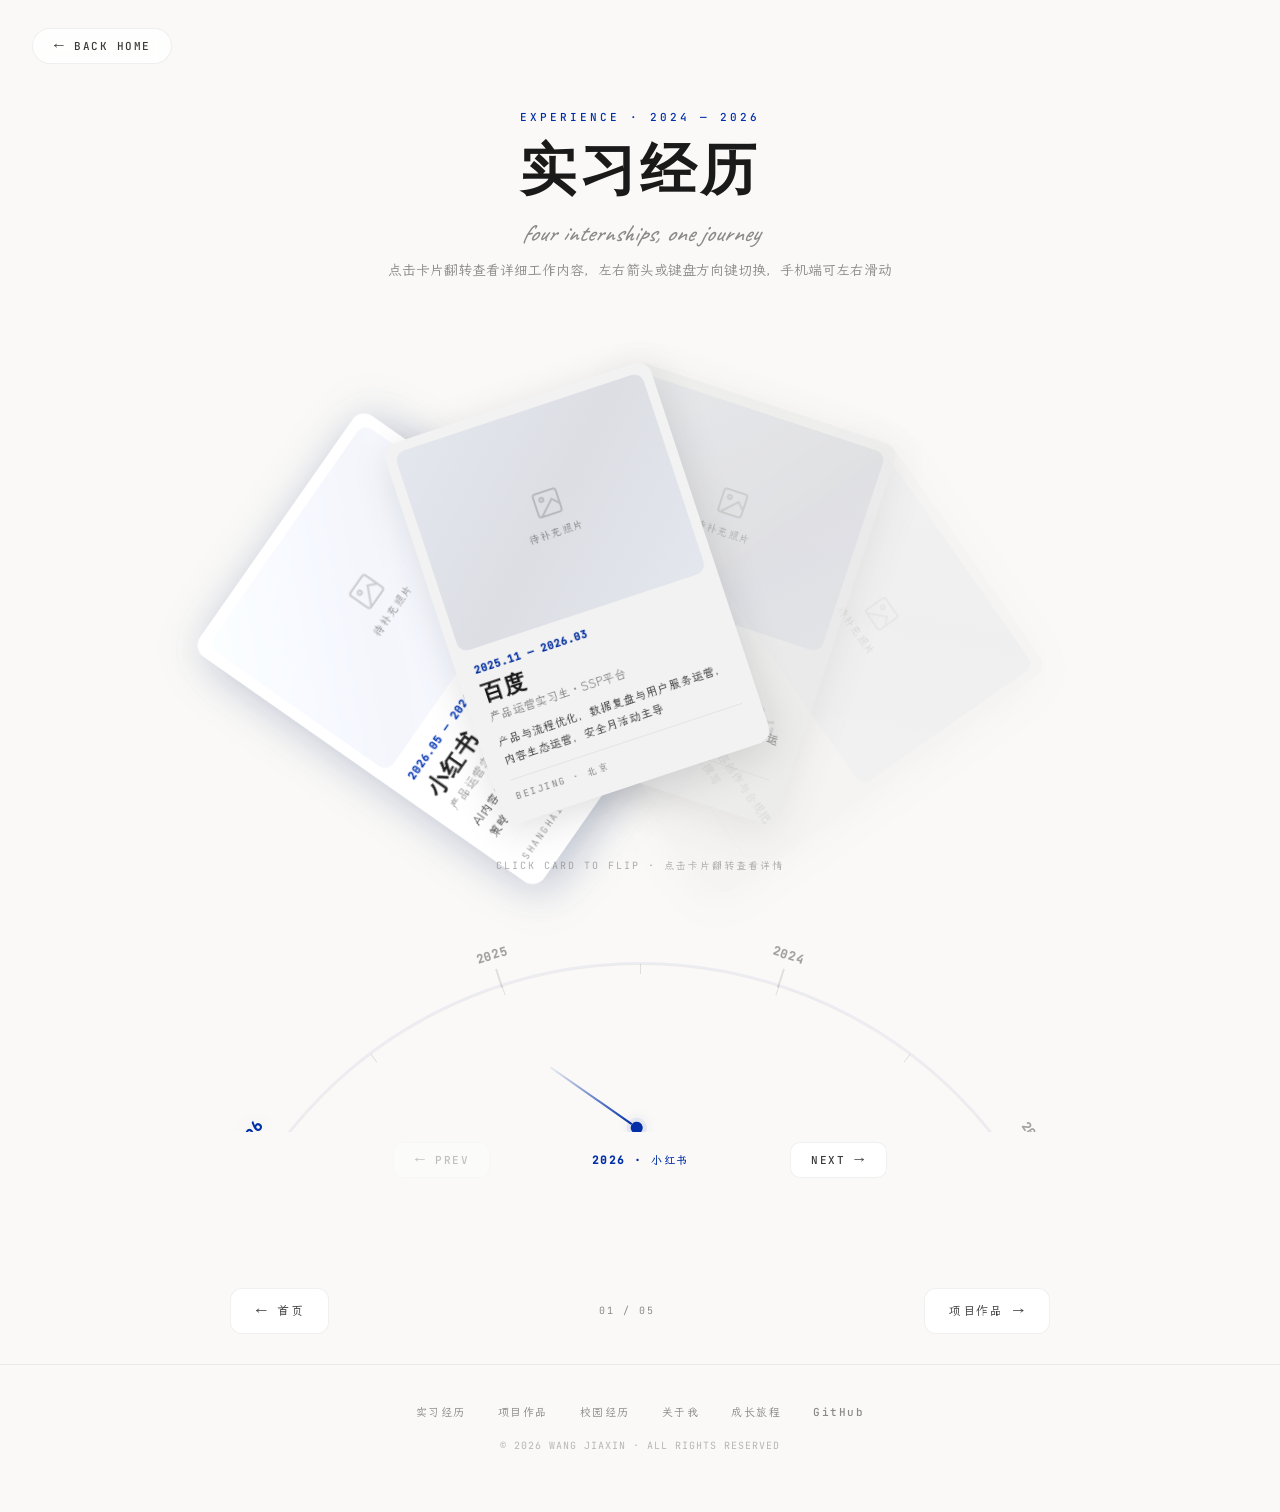
<file: internship.html>
<!DOCTYPE html>
<html lang="zh-CN">
<head>
  <meta charset="UTF-8">
  <meta name="viewport" content="width=device-width, initial-scale=1.0">
  <title>实习经历 — 王佳欣</title>
  <link href="fonts/local-a49ae44d.css" rel="stylesheet">
  <link href="fonts/local-511fb728.css" rel="stylesheet">
  <style>
    /* ===== 全局变量 ===== */
    :root {
      --klein: #002fa7;
      --klein-rgb: 0, 47, 167;
      --klein-light: rgba(0,47,167,0.06);
      --klein-mid: rgba(0,47,167,0.12);
      --ink: #1a1a1a;
      --ink-soft: #3a3a3a;
      --ink-light: #8a8a8a;
      --ink-faint: rgba(0,0,0,0.35);
      --bg: #faf9f7;
      --card: #ffffff;
      --line: rgba(0,0,0,0.06);
      --line-strong: rgba(0,0,0,0.1);
      --font-serif: Georgia, "Times New Roman", "Noto Serif SC", "Songti SC", "STSong", "SimSun", serif;
      --font-mono: "JetBrains Mono", "LXGW WenKai Mono", "Consolas", monospace;
      --font-script: "Caveat", "LXGW WenKai", cursive;
      --font-cn: "LXGW WenKai", "Hanken Grotesk", "PingFang SC", "Microsoft YaHei", sans-serif;
    }

    /* ===== 全局重置 ===== */
    * { margin: 0; padding: 0; box-sizing: border-box; }
    html { scroll-behavior: smooth; }
    body {
      background: var(--bg);
      color: var(--ink);
      font-family: var(--font-cn);
      overflow-x: hidden;
      -webkit-font-smoothing: antialiased;
    }
    a { color: inherit; text-decoration: none; }
    button { font-family: inherit; cursor: pointer; }
    img { max-width: 100%; display: block; }

    /* ===== 页面通用布局 ===== */
    .page-wrap { max-width: 1200px; margin: 0 auto; padding: 0 40px; }
    .page-header { text-align: center; padding: 110px 0 50px; }
    .page-eyebrow {
      font-family: var(--font-mono); font-size: 11px; font-weight: 500;
      letter-spacing: 3px; text-transform: uppercase; color: var(--klein); margin-bottom: 16px;
    }
    .page-title {
      font-family: var(--font-serif); font-size: 56px; font-weight: 600;
      color: var(--ink); letter-spacing: 4px; margin-bottom: 16px; line-height: 1.1;
    }
    .page-subtitle {
      font-family: var(--font-script); font-size: 24px; font-style: italic;
      color: var(--ink-light); margin-bottom: 10px;
    }
    .page-desc { font-size: 14px; color: var(--ink-light); max-width: 520px; margin: 0 auto; line-height: 1.8; }

    /* ===== 返回首页按钮 ===== */
    .back-home {
      position: fixed; top: 28px; left: 32px; z-index: 100;
      display: inline-flex; align-items: center; gap: 8px;
      font-family: var(--font-mono); font-size: 11px; font-weight: 500;
      letter-spacing: 1.5px; text-transform: uppercase; color: var(--ink-soft);
      background: rgba(255,255,255,0.85);
      backdrop-filter: blur(10px); -webkit-backdrop-filter: blur(10px);
      border: 1px solid var(--line); border-radius: 100px;
      padding: 10px 20px; transition: all 0.3s ease;
    }
    .back-home:hover { color: var(--klein); border-color: var(--klein-mid); box-shadow: 0 4px 20px rgba(0,47,167,0.08); }

    /* ===== 底部上一页/下一页导航 ===== */
    .page-nav {
      display: flex; justify-content: space-between; align-items: center;
      max-width: 900px; margin: 70px auto 30px; padding: 0 40px;
    }
    .page-nav-btn {
      display: inline-flex; align-items: center; gap: 10px;
      font-family: var(--font-mono); font-size: 12px; font-weight: 500;
      letter-spacing: 1.5px; color: var(--ink-soft); background: var(--card);
      border: 1px solid var(--line); border-radius: 12px; padding: 14px 24px;
      transition: all 0.3s ease;
    }
    .page-nav-btn:hover {
      color: var(--klein); border-color: var(--klein-mid);
      box-shadow: 0 6px 24px rgba(0,47,167,0.08); transform: translateY(-2px);
    }
    .page-nav-center {
      font-family: var(--font-mono); font-size: 10px; letter-spacing: 2px;
      text-transform: uppercase; color: var(--ink-light);
    }

    /* ===== 页脚 ===== */
    .page-footer {
      text-align: center; padding: 40px 0 60px;
      border-top: 1px solid var(--line); margin-top: 30px;
    }
    .footer-links {
      display: flex; justify-content: center; gap: 32px; margin-bottom: 20px; flex-wrap: wrap;
    }
    .footer-links a {
      font-family: var(--font-mono); font-size: 11px; font-weight: 500;
      letter-spacing: 1.5px; color: var(--ink-light); transition: color 0.3s; position: relative;
    }
    .footer-links a::after {
      content: ""; position: absolute; left: 0; bottom: -4px; width: 0; height: 1px;
      background: var(--klein); transition: width 0.3s;
    }
    .footer-links a:hover { color: var(--klein); }
    .footer-links a:hover::after { width: 100%; }
    .footer-copy {
      font-family: var(--font-mono); font-size: 10px; letter-spacing: 1px;
      color: var(--ink-light); opacity: 0.6;
    }

    /* ===== 照片占位框 ===== */
    .photo-placeholder {
      width: 100%; height: 100%;
      background: linear-gradient(135deg, var(--klein-light) 0%, #e8eaf0 50%, var(--klein-light) 100%);
      display: flex; flex-direction: column; align-items: center; justify-content: center;
      gap: 8px; color: var(--ink-light); font-family: var(--font-mono);
      font-size: 10px; letter-spacing: 1.5px; text-transform: uppercase;
    }
    .photo-placeholder svg { width: 32px; height: 32px; opacity: 0.4; }

    /* ===== 扇形堆叠舞台 ===== */
    .fan-section { padding: 30px 0 20px; }
    .fan-stage {
      position: relative; width: 100%; max-width: 1100px; height: 480px;
      margin: 0 auto; perspective: 1500px;
    }
    .fan-card-wrapper {
      position: absolute; left: 50%; top: 20px;
      width: 280px; height: 400px; margin-left: -140px;
      transform-origin: center bottom;
      transition: transform 0.7s cubic-bezier(0.34, 1.56, 0.64, 1),
                  filter 0.5s ease, opacity 0.5s ease, box-shadow 0.4s ease;
      cursor: pointer; transform-style: preserve-3d; will-change: transform;
    }
    .fan-card-wrapper:hover { z-index: 100 !important; filter: brightness(1.05); }
    .fan-flip-card {
      position: relative; width: 100%; height: 100%;
      transition: transform 0.6s cubic-bezier(0.4, 0, 0.2, 1);
      transform-style: preserve-3d;
    }
    .fan-card-wrapper.flipped .fan-flip-card { transform: rotateY(180deg); }
    .fan-flip-face {
      position: absolute; top: 0; right: 0; bottom: 0; left: 0;
      backface-visibility: hidden; -webkit-backface-visibility: hidden;
      border-radius: 14px; box-shadow: 0 10px 40px rgba(0,0,0,0.12);
      overflow: hidden; background: var(--card);
    }
    .fan-flip-front { padding: 10px; display: flex; flex-direction: column; }
    .fan-photo { width: 100%; height: 210px; border-radius: 10px; overflow: hidden; flex-shrink: 0; }
    .fan-photo img { width: 100%; height: 100%; object-fit: cover; }
    .fan-info { padding: 14px 8px 10px; flex: 1; display: flex; flex-direction: column; }
    .fan-year {
      font-family: var(--font-mono); font-size: 10.5px; font-weight: 600;
      color: var(--klein); letter-spacing: 1px; margin-bottom: 6px;
    }
    .fan-title {
      font-family: var(--font-serif); font-size: 22px; font-weight: 600;
      color: var(--ink); margin-bottom: 3px; line-height: 1.2; letter-spacing: 1px;
    }
    .fan-subtitle { font-size: 12px; color: var(--ink-light); margin-bottom: 8px; line-height: 1.4; }
    .fan-desc {
      font-size: 11.5px; color: var(--ink-soft); line-height: 1.65; flex: 1;
      display: -webkit-box; -webkit-line-clamp: 3; -webkit-box-orient: vertical; overflow: hidden;
    }
    .fan-location {
      margin-top: 10px; padding-top: 10px; border-top: 1px solid var(--line);
      font-family: var(--font-mono); font-size: 9.5px; letter-spacing: 1.5px;
      color: var(--ink-light); text-transform: uppercase;
    }
    .fan-flip-back {
      transform: rotateY(180deg); padding: 28px 24px;
      display: flex; flex-direction: column; justify-content: flex-start; overflow-y: auto;
    }
    .fan-back-header { margin-bottom: 18px; padding-bottom: 14px; border-bottom: 1px solid var(--line); }
    .fan-back-title {
      font-family: var(--font-serif); font-size: 22px; font-weight: 600;
      color: var(--klein); margin-bottom: 4px; letter-spacing: 1px;
    }
    .fan-back-subtitle {
      font-family: var(--font-mono); font-size: 10px; letter-spacing: 1px;
      color: var(--ink-light); text-transform: uppercase;
    }
    .fan-back-list { list-style: none; padding: 0; }
    .fan-back-list li {
      font-size: 12.5px; line-height: 1.75; color: var(--ink-soft);
      padding-left: 20px; position: relative; margin-bottom: 12px;
    }
    .fan-back-list li::before {
      content: "→"; position: absolute; left: 0; color: var(--klein);
      font-weight: 700; font-size: 12px;
    }
    .fan-hint {
      text-align: center; font-family: var(--font-mono); font-size: 10px;
      color: var(--ink-light); letter-spacing: 2px; margin-top: 16px;
      text-transform: uppercase; opacity: 0.7;
    }

    /* ===== 弧形时间轴 ===== */
    .dial-section { padding: 20px 0 40px; }
    .dial-wrapper { position: relative; max-width: 1100px; margin: 0 auto; }
    .dial-clock { position: relative; width: 100%; height: 220px; overflow: hidden; }
    .dial-arc-outer {
      position: absolute; top: 50px; left: 50%; width: 900px; height: 900px;
      transform: translateX(-50%); border-radius: 50%;
      border: 2px solid var(--klein-light); pointer-events: none;
    }
    .dial-arc-center {
      position: absolute; top: 52px; left: 50%; width: 896px; height: 896px;
      transform: translateX(-50%); pointer-events: none;
    }
    .dial-arc {
      position: absolute; top: 0; right: 0; bottom: 0; left: 0;
      border-radius: 50%; border: 1.5px solid var(--line);
    }
    .dial-tick {
      position: absolute; top: 0; left: 50%; width: 1px; height: 10px;
      margin-left: -0.5px; background: var(--line-strong);
      transform-origin: 0.5px 448px;
    }
    .dial-marker {
      position: absolute; top: -40px; left: 50%; margin-left: -36px;
      width: 72px; display: flex; flex-direction: column; align-items: center; gap: 6px;
      cursor: pointer; background: none; border: none; padding: 0;
      transform-origin: 36px 488px;
      transition: all 0.5s cubic-bezier(0.16, 1, 0.3, 1); pointer-events: auto;
    }
    .dial-marker-year {
      font-family: var(--font-mono); font-size: 12px; font-weight: 600;
      letter-spacing: 1px; color: var(--ink-faint);
      transition: all 0.5s cubic-bezier(0.16, 1, 0.3, 1); white-space: nowrap;
    }
    .dial-marker-bar {
      width: 2px; height: 20px; border-radius: 1px; background: var(--line-strong);
      transition: all 0.5s cubic-bezier(0.16, 1, 0.3, 1);
    }
    .dial-marker.active .dial-marker-year {
      color: var(--klein); font-size: 15px; font-weight: 700;
      text-shadow: 0 0 20px rgba(0,47,167,0.15);
    }
    .dial-marker.active .dial-marker-bar {
      height: 34px; width: 2.5px; background: var(--klein);
      box-shadow: 0 0 12px rgba(0,47,167,0.3);
    }
    .dial-pointer {
      position: absolute; bottom: 0; left: 50%;
      transform: translateX(-50%);
      display: flex; flex-direction: column-reverse; align-items: center;
      z-index: 10; pointer-events: none;
      transition: transform 0.7s cubic-bezier(0.34, 1.56, 0.64, 1);
      transform-origin: 50% 110px;
    }
    .dial-pointer-dot {
      width: 12px; height: 12px; border-radius: 50%; background: var(--klein);
      box-shadow: 0 0 0 4px var(--klein-light), 0 0 16px rgba(0,47,167,0.2);
    }
    .dial-pointer-needle {
      width: 1.5px; height: 100px;
      background: linear-gradient(to top, var(--klein), rgba(0,47,167,0.05)); border-radius: 1px;
    }
    .dial-nav {
      display: flex; align-items: center; justify-content: center;
      gap: 40px; margin-top: 10px;
    }
    .dial-nav-btn {
      display: inline-flex; align-items: center; gap: 8px;
      background: var(--card); border: 1px solid var(--line); border-radius: 10px;
      padding: 10px 20px; cursor: pointer; font-family: var(--font-mono);
      font-size: 11px; font-weight: 500; letter-spacing: 1.5px;
      text-transform: uppercase; color: var(--ink-soft); transition: all 0.3s ease;
    }
    .dial-nav-btn:hover { color: var(--klein); border-color: var(--klein-mid); box-shadow: 0 4px 16px rgba(0,47,167,0.08); }
    .dial-nav-btn:disabled { opacity: 0.3; cursor: not-allowed; }
    .dial-current {
      font-family: var(--font-mono); font-size: 11px; font-weight: 600;
      letter-spacing: 1.5px; text-transform: uppercase; color: var(--klein);
      min-width: 220px; text-align: center;
    }

    /* ===== 扇形堆叠响应式 ===== */
    @media (max-width: 1024px) {
      .fan-stage { height: 420px; }
      .fan-card-wrapper { width: 240px; height: 350px; margin-left: -120px; }
      .fan-photo { height: 170px; }
      .fan-title { font-size: 18px; }
      .dial-clock { height: 180px; }
      .dial-arc-outer { top: 40px; width: 700px; height: 700px; }
      .dial-arc-center { top: 42px; width: 696px; height: 696px; }
      .dial-tick { transform-origin: 0.5px 348px; }
      .dial-marker { top: -32px; transform-origin: 36px 380px; }
      .dial-pointer-needle { height: 80px; }
      .dial-pointer { transform-origin: 50% 90px; }
    }
    @media (max-width: 640px) {
      .page-wrap { padding: 0 20px; }
      .page-header { padding: 90px 0 30px; }
      .page-title { font-size: 38px; letter-spacing: 2px; }
      .page-subtitle { font-size: 19px; }
      .back-home { top: 16px; left: 16px; padding: 8px 14px; font-size: 10px; }
      .fan-stage { height: 360px; }
      .fan-card-wrapper { width: 200px; height: 300px; margin-left: -100px; }
      .fan-photo { height: 130px; }
      .fan-title { font-size: 16px; }
      .fan-desc { font-size: 10.5px; }
      .dial-clock { height: 150px; }
      .dial-arc-outer { top: 30px; width: 500px; height: 500px; }
      .dial-arc-center { top: 32px; width: 496px; height: 496px; }
      .dial-tick { transform-origin: 0.5px 248px; }
      .dial-marker { top: -28px; transform-origin: 36px 280px; margin-left: -28px; width: 56px; }
      .dial-marker-year { font-size: 10px; }
      .dial-marker.active .dial-marker-year { font-size: 12px; }
      .dial-pointer-needle { height: 60px; }
      .dial-pointer { transform-origin: 50% 70px; }
      .dial-nav { gap: 16px; flex-wrap: wrap; }
      .dial-current { min-width: auto; order: -1; width: 100%; }
      .page-nav { flex-direction: column; gap: 16px; margin: 50px auto 24px; }
      .page-nav-center { order: -1; }
      .footer-links { gap: 18px; }
    }
  </style>
</head>
<body>
  <!-- 返回首页按钮 -->
  <a href="index.html" class="back-home">← BACK HOME</a>

  <!-- 页面标题 -->
  <div class="page-wrap">
    <div class="page-header">
      <div class="page-eyebrow">Experience · 2024 — 2026</div>
      <h1 class="page-title">实习经历</h1>
      <p class="page-subtitle">four internships, one journey</p>
      <p class="page-desc">点击卡片翻转查看详细工作内容，左右箭头或键盘方向键切换，手机端可左右滑动</p>
    </div>
  </div>

  <!-- 扇形堆叠 -->
  <section class="fan-section">
    <div class="fan-stage">
      <!-- 卡片1：小红书 -->
      <div class="fan-card-wrapper">
        <div class="fan-flip-card">
          <div class="fan-flip-face fan-flip-front">
            <div class="fan-photo">
              <div class="photo-placeholder">
                <svg viewBox="0 0 24 24" fill="none" stroke="currentColor" stroke-width="1.5"><rect x="3" y="3" width="18" height="18" rx="2"/><circle cx="8.5" cy="8.5" r="1.5"/><path d="m21 15-5-5L5 21"/></svg>
                <span>待补充照片</span>
              </div>
            </div>
            <div class="fan-info">
              <div class="fan-year">2026.05 — 2026.08</div>
              <div class="fan-title">小红书</div>
              <div class="fan-subtitle">产品运营实习生</div>
              <div class="fan-desc">AI内容矩阵搭建，AI功能0→1落地，数据驱动策略迭代，塔罗手势交互玩法上线</div>
              <div class="fan-location">Shanghai · 上海</div>
            </div>
          </div>
          <div class="fan-flip-face fan-flip-back">
            <div class="fan-back-header">
              <div class="fan-back-title">小红书</div>
              <div class="fan-back-subtitle">产品运营实习生 · 2026.05 — 2026.08</div>
            </div>
            <ul class="fan-back-list">
              <li>AI内容矩阵搭建：借助Vibe Coding独立搭建AI内容自动化生产工具，将单条产出成本压缩至5分钟（效率提升6倍），累计产出180+篇AI精品内容，搭建Prompt素材沉淀库</li>
              <li>AI功能0→1落地：调研旅游用户反馈输出需求分析，独立设计并落地塔罗手势交互创新玩法，联动研发团队排期上线，主导KOS宣发策略，功能上线首周Web端拉新3,000+</li>
              <li>数据驱动策略迭代：搭建核心数据看板，日常监控DAU/次留/7留/使用时长等核心指标，基于A/B Test分析策略效果并迭代优化，驱动留存率与人均使用时长稳步提升</li>
            </ul>
          </div>
        </div>
      </div>

      <!-- 卡片2：百度 -->
      <div class="fan-card-wrapper">
        <div class="fan-flip-card">
          <div class="fan-flip-face fan-flip-front">
            <div class="fan-photo">
              <div class="photo-placeholder">
                <svg viewBox="0 0 24 24" fill="none" stroke="currentColor" stroke-width="1.5"><rect x="3" y="3" width="18" height="18" rx="2"/><circle cx="8.5" cy="8.5" r="1.5"/><path d="m21 15-5-5L5 21"/></svg>
                <span>待补充照片</span>
              </div>
            </div>
            <div class="fan-info">
              <div class="fan-year">2025.11 — 2026.03</div>
              <div class="fan-title">百度</div>
              <div class="fan-subtitle">产品运营实习生 · SSP平台</div>
              <div class="fan-desc">产品与流程优化，数据复盘与用户服务运营，内容生态运营，安全月活动主导</div>
              <div class="fan-location">Beijing · 北京</div>
            </div>
          </div>
          <div class="fan-flip-face fan-flip-back">
            <div class="fan-back-header">
              <div class="fan-back-title">百度</div>
              <div class="fan-back-subtitle">产品运营实习生 · SSP平台 · 2025.11 — 2026.03</div>
            </div>
            <ul class="fan-back-list">
              <li>产品与流程优化：主导运营工具编辑迭代，将发文流程从依赖研发排期压缩至运营侧编辑器5分钟内一键上线，发文效率提升10倍+，沉淀可复用SOP，依托AI Agent工具搭建多平台自动化发布链路</li>
              <li>数据复盘与用户服务运营：建立周度运营数据复盘机制，围绕访问量、留存率等核心指标拆解分析，日均响应用户咨询30+条，提炼高频问题为FAQ，基于300+份用户反馈，满意度稳定达98%+</li>
              <li>内容生态运营：策划安全科普类线上话题活动，独立创作80+安全科普脚本并落地宣发，运营内容周均访问6,000+，独立访客4,000+，用户留存率提升18%，主导20万级预算安全月活动</li>
            </ul>
          </div>
        </div>
      </div>

      <!-- 卡片3：大淘体育 -->
      <div class="fan-card-wrapper">
        <div class="fan-flip-card">
          <div class="fan-flip-face fan-flip-front">
            <div class="fan-photo">
              <div class="photo-placeholder">
                <svg viewBox="0 0 24 24" fill="none" stroke="currentColor" stroke-width="1.5"><rect x="3" y="3" width="18" height="18" rx="2"/><circle cx="8.5" cy="8.5" r="1.5"/><path d="m21 15-5-5L5 21"/></svg>
                <span>待补充照片</span>
              </div>
            </div>
            <div class="fan-info">
              <div class="fan-year">2024.07 — 2024.09</div>
              <div class="fan-title">大淘体育</div>
              <div class="fan-subtitle">内容运营实习生</div>
              <div class="fan-desc">多平台内容矩阵冷启动，用户分层与精细化运营，抖音+公众号+官网三平台协同</div>
              <div class="fan-location">Remote · 线上</div>
            </div>
          </div>
          <div class="fan-flip-face fan-flip-back">
            <div class="fan-back-header">
              <div class="fan-back-title">大淘体育</div>
              <div class="fan-back-subtitle">内容运营实习生 · 2024.07 — 2024.09</div>
            </div>
            <ul class="fan-back-list">
              <li>多平台内容矩阵冷启动：从0搭建抖音+公众号+官网多平台内容矩阵，主导内容选题、策划与发布节奏，产出20份策划方案+10条系列视频，单条播放稳定7W+，从0累积2000+精准粉丝，月阅读量提升30%</li>
              <li>用户分层与精细化运营：针对用户画像模糊痛点，搭建用户分层运营体系，基于消费频次与活跃度设计标签体系，划分3类核心用户匹配差异化触达策略，单月公域转私域300+人</li>
            </ul>
          </div>
        </div>
      </div>

      <!-- 卡片4：长春广播电视台 -->
      <div class="fan-card-wrapper">
        <div class="fan-flip-card">
          <div class="fan-flip-face fan-flip-front">
            <div class="fan-photo">
              <div class="photo-placeholder">
                <svg viewBox="0 0 24 24" fill="none" stroke="currentColor" stroke-width="1.5"><rect x="3" y="3" width="18" height="18" rx="2"/><circle cx="8.5" cy="8.5" r="1.5"/><path d="m21 15-5-5L5 21"/></svg>
                <span>待补充照片</span>
              </div>
            </div>
            <div class="fan-info">
              <div class="fan-year">2024.07</div>
              <div class="fan-title">长春广播电视台</div>
              <div class="fan-subtitle">内容运营实习生</div>
              <div class="fan-desc">视频剪辑与多平台适配，内容创作与合规把控，新闻推文与短视频文案撰写</div>
              <div class="fan-location">Changchun · 长春</div>
            </div>
          </div>
          <div class="fan-flip-face fan-flip-back">
            <div class="fan-back-header">
              <div class="fan-back-title">长春广播电视台</div>
              <div class="fan-back-subtitle">内容运营实习生 · 2024.07</div>
            </div>
            <ul class="fan-back-list">
              <li>视频剪辑与多平台适配：完成视频粗剪、精剪、字幕、音效、调色等全流程制作，输出横版/竖版多版本内容，累计发布5条合规视频</li>
              <li>内容创作与合规把控：参与新闻推文、短视频文案撰写，协助采访整理与信息核验，具备内容合规审核与严谨文案把控能力</li>
            </ul>
          </div>
        </div>
      </div>
    </div>
    <p class="fan-hint">CLICK CARD TO FLIP · 点击卡片翻转查看详情</p>
  </section>

  <!-- 弧形时间轴 -->
  <section class="dial-section">
    <div class="dial-wrapper">
      <div class="dial-clock">
        <div class="dial-arc-outer"></div>
        <div class="dial-arc-center">
          <div class="dial-arc"></div>
          <!-- 刻度线 -->
          <div class="dial-tick" style="transform:rotate(-55deg)"></div>
          <div class="dial-tick" style="transform:rotate(-37deg)"></div>
          <div class="dial-tick" style="transform:rotate(-18deg)"></div>
          <div class="dial-tick" style="transform:rotate(0deg)"></div>
          <div class="dial-tick" style="transform:rotate(18deg)"></div>
          <div class="dial-tick" style="transform:rotate(37deg)"></div>
          <div class="dial-tick" style="transform:rotate(55deg)"></div>
          <!-- 年份标记（4个，对应4段实习） -->
          <button class="dial-marker" style="transform:rotate(-55deg)" aria-label="2026">
            <span class="dial-marker-year">2026</span>
            <span class="dial-marker-bar"></span>
          </button>
          <button class="dial-marker" style="transform:rotate(-18deg)" aria-label="2025">
            <span class="dial-marker-year">2025</span>
            <span class="dial-marker-bar"></span>
          </button>
          <button class="dial-marker" style="transform:rotate(18deg)" aria-label="2024">
            <span class="dial-marker-year">2024</span>
            <span class="dial-marker-bar"></span>
          </button>
          <button class="dial-marker" style="transform:rotate(55deg)" aria-label="2024">
            <span class="dial-marker-year">2024</span>
            <span class="dial-marker-bar"></span>
          </button>
        </div>
        <div class="dial-pointer">
          <div class="dial-pointer-dot"></div>
          <div class="dial-pointer-needle"></div>
        </div>
      </div>
      <div class="dial-nav">
        <button class="dial-nav-btn dial-prev">← PREV</button>
        <span class="dial-current">2026 · 小红书</span>
        <button class="dial-nav-btn dial-next">NEXT →</button>
      </div>
    </div>
  </section>

  <!-- 底部上一页/下一页导航 -->
  <div class="page-nav">
    <a href="index.html" class="page-nav-btn">← 首页</a>
    <span class="page-nav-center">01 / 05</span>
    <a href="projects.html" class="page-nav-btn">项目作品 →</a>
  </div>

  <!-- 页脚 -->
  <footer class="page-footer">
    <div class="footer-links">
      <a href="internship.html">实习经历</a>
      <a href="projects.html">项目作品</a>
      <a href="campus.html">校园经历</a>
      <a href="about.html">关于我</a>
      <a href="journey.html">成长旅程</a>
      <a href="https://github.com/xiaoxin6661" target="_blank" rel="noopener">GitHub</a>
    </div>
    <p class="footer-copy">© 2026 WANG JIAXIN · ALL RIGHTS RESERVED</p>
  </footer>

  <script>
    // ===== 扇形堆叠+弧形时间轴交互 =====
    (function() {
      const fanCards = document.querySelectorAll('.fan-card-wrapper');
      const dialMarkers = document.querySelectorAll('.dial-marker');
      const dialPointer = document.querySelector('.dial-pointer');
      const dialCurrent = document.querySelector('.dial-current');
      const prevBtn = document.querySelector('.dial-prev');
      const nextBtn = document.querySelector('.dial-next');

      if (fanCards.length === 0) return;

      let currentIndex = 0;
      const totalCards = fanCards.length;
      const startAngle = -55;  // 起始角度
      const endAngle = 55;     // 结束角度
      const angleStep = (endAngle - startAngle) / Math.max(totalCards - 1, 1);

      // 卡片数据（用于显示当前选中项）
      const cardData = [];
      fanCards.forEach(card => {
        const year = card.querySelector('.fan-year') ? card.querySelector('.fan-year').textContent : '';
        const title = card.querySelector('.fan-title') ? card.querySelector('.fan-title').textContent : '';
        cardData.push({ year: year.split('—')[0].trim().split('.')[0], title: title });
      });

      function updateFan(index) {
        fanCards.forEach((card, i) => {
          const angle = startAngle + angleStep * i;
          const isActive = i === index;
          const distance = Math.abs(i - index);

          // 基础旋转角度
          const rotateAngle = angle;
          // 选中的卡片上浮放大
          const translateY = isActive ? '-24px' : '0px';
          const scale = isActive ? '1.05' : '1';

          card.style.transform = 'rotate(' + rotateAngle + 'deg) translateY(' + translateY + ') scale(' + scale + ')';
          card.style.zIndex = isActive ? 50 : (100 - distance);
          card.style.opacity = distance > 2 ? '0.25' : (distance === 2 ? '0.6' : '1');
          card.style.filter = isActive
            ? 'brightness(1.05) drop-shadow(0 8px 24px rgba(0,47,167,0.15))'
            : 'brightness(' + (0.9 + Math.max(0, (2 - distance)) * 0.05) + ')';
        });

        // 更新时间轴标记
        dialMarkers.forEach((m, i) => m.classList.toggle('active', i === index));

        // 更新指针位置
        if (dialPointer && dialMarkers.length > 0) {
          const pointerAngle = startAngle + angleStep * index;
          dialPointer.style.transform = 'translateX(-50%) rotate(' + pointerAngle + 'deg)';
        }

        // 更新当前选中项文字
        if (dialCurrent && cardData[index]) {
          dialCurrent.textContent = cardData[index].year + ' · ' + cardData[index].title;
        }

        // 更新按钮状态
        if (prevBtn) prevBtn.disabled = index === 0;
        if (nextBtn) nextBtn.disabled = index === totalCards - 1;
      }

      // 点击卡片：非选中则选中，已选中则翻转
      fanCards.forEach((card, i) => {
        card.addEventListener('click', (e) => {
          e.stopPropagation();
          if (i !== currentIndex) {
            currentIndex = i;
            updateFan(currentIndex);
          } else {
            card.classList.toggle('flipped');
          }
        });
      });

      // 点击其他区域取消翻转
      document.addEventListener('click', () => {
        fanCards.forEach(card => card.classList.remove('flipped'));
      });

      // 时间轴标记点击
      dialMarkers.forEach((marker, i) => {
        marker.addEventListener('click', (e) => {
          e.stopPropagation();
          currentIndex = i;
          updateFan(currentIndex);
        });
      });

      // 左右导航按钮
      if (prevBtn) {
        prevBtn.addEventListener('click', (e) => {
          e.stopPropagation();
          if (currentIndex > 0) { currentIndex--; updateFan(currentIndex); }
        });
      }
      if (nextBtn) {
        nextBtn.addEventListener('click', (e) => {
          e.stopPropagation();
          if (currentIndex < totalCards - 1) { currentIndex++; updateFan(currentIndex); }
        });
      }

      // 键盘左右键
      document.addEventListener('keydown', (e) => {
        if (e.key === 'ArrowLeft' && currentIndex > 0) { currentIndex--; updateFan(currentIndex); }
        if (e.key === 'ArrowRight' && currentIndex < totalCards - 1) { currentIndex++; updateFan(currentIndex); }
        if (e.key === 'Escape') { fanCards.forEach(card => card.classList.remove('flipped')); }
      });

      // 触摸滑动支持
      let touchStartX = 0;
      document.addEventListener('touchstart', (e) => {
        touchStartX = e.touches[0].clientX;
      }, { passive: true });
      document.addEventListener('touchend', (e) => {
        const touchEndX = e.changedTouches[0].clientX;
        const diff = touchStartX - touchEndX;
        if (Math.abs(diff) > 50) {
          if (diff > 0 && currentIndex < totalCards - 1) { currentIndex++; updateFan(currentIndex); }
          else if (diff < 0 && currentIndex > 0) { currentIndex--; updateFan(currentIndex); }
        }
      }, { passive: true });

      // 初始化
      updateFan(0);
    })();

    // ===== 自定义光标（仅桌面端）=====
    (function() {
      if (window.innerWidth <= 768) return;
      if ('ontouchstart' in window) return;

      const ACCENT = '#002fa7';
      const AR = 0, AG = 47, AB = 167;

      const canvas = document.createElement('canvas');
      canvas.style.cssText = 'position:fixed;top:0;left:0;width:100%;height:100%;pointer-events:none;z-index:9999;';
      document.body.appendChild(canvas);
      const ctx = canvas.getContext('2d');

      function resize() {
        canvas.width = window.innerWidth;
        canvas.height = window.innerHeight;
      }
      resize();
      window.addEventListener('resize', resize);

      let mouseX = -100, mouseY = -100;
      let cursorX = -100, cursorY = -100;
      const particles = [];
      const MAX_PARTICLES = 60;

      document.addEventListener('mousemove', (e) => {
        mouseX = e.clientX;
        mouseY = e.clientY;
        for (let i = 0; i < 2; i++) {
          if (particles.length < MAX_PARTICLES) {
            particles.push({
              x: mouseX + (Math.random() - 0.5) * 6,
              y: mouseY + (Math.random() - 0.5) * 6,
              vx: (Math.random() - 0.5) * 1.5,
              vy: (Math.random() - 0.5) * 1.5 - 0.5,
              life: 1,
              decay: 0.02 + Math.random() * 0.02,
              size: Math.random() * 3 + 1.5
            });
          }
        }
      });

      let isHovering = false;
      document.addEventListener('mouseover', (e) => {
        if (e.target.closest('a, button, .fan-card-wrapper, .dial-marker, .dial-nav-btn')) {
          isHovering = true;
        }
      });
      document.addEventListener('mouseout', (e) => {
        if (e.target.closest('a, button, .fan-card-wrapper, .dial-marker, .dial-nav-btn')) {
          isHovering = false;
        }
      });

      document.addEventListener('click', (e) => {
        for (let i = 0; i < 16; i++) {
          const angle = Math.random() * Math.PI * 2;
          const speed = 1.5 + Math.random() * 2.5;
          particles.push({
            x: e.clientX, y: e.clientY,
            vx: Math.cos(angle) * speed, vy: Math.sin(angle) * speed,
            life: 1, decay: 0.03 + Math.random() * 0.02,
            size: Math.random() * 2.5 + 1.5
          });
        }
      });

      function animate() {
        ctx.clearRect(0, 0, canvas.width, canvas.height);

        cursorX += (mouseX - cursorX) * 0.15;
        cursorY += (mouseY - cursorY) * 0.15;

        for (let i = particles.length - 1; i >= 0; i--) {
          const p = particles[i];
          p.x += p.vx;
          p.y += p.vy;
          p.vy += 0.02;
          p.life -= p.decay;
          if (p.life <= 0) { particles.splice(i, 1); continue; }
          ctx.beginPath();
          ctx.arc(p.x, p.y, p.size * p.life, 0, Math.PI * 2);
          ctx.fillStyle = 'rgba(' + AR + ',' + AG + ',' + AB + ',' + (p.life * 0.35) + ')';
          ctx.fill();
        }

        const cursorSize = isHovering ? 11 : 5;
        if (isHovering) {
          ctx.beginPath();
          ctx.arc(cursorX, cursorY, cursorSize, 0, Math.PI * 2);
          ctx.strokeStyle = ACCENT;
          ctx.lineWidth = 1.5;
          ctx.stroke();
          ctx.beginPath();
          ctx.arc(cursorX, cursorY, 3, 0, Math.PI * 2);
          ctx.fillStyle = ACCENT;
          ctx.fill();
        } else {
          ctx.beginPath();
          ctx.arc(cursorX, cursorY, cursorSize, 0, Math.PI * 2);
          ctx.fillStyle = ACCENT;
          ctx.fill();
        }

        requestAnimationFrame(animate);
      }
      animate();

      document.body.style.cursor = 'none';
      const style = document.createElement('style');
      style.textContent = 'a, button, .fan-card-wrapper, .dial-marker, .dial-nav-btn { cursor: none !important; }';
      document.head.appendChild(style);
    })();

    // ===== 磁性按钮（避开表盘标记，防止破坏旋转定位）=====
    (function() {
      if (window.innerWidth <= 768) return;
      if ('ontouchstart' in window) return;

      const magneticElements = document.querySelectorAll('a:not(.dial-marker), button:not(.dial-marker), .magnetic');
      const MAGNETIC_STRENGTH = 0.2;
      const MAX_DISTANCE = 100;

      magneticElements.forEach(el => {
        el.addEventListener('mousemove', (e) => {
          const rect = el.getBoundingClientRect();
          const centerX = rect.left + rect.width / 2;
          const centerY = rect.top + rect.height / 2;
          const deltaX = e.clientX - centerX;
          const deltaY = e.clientY - centerY;
          const distance = Math.sqrt(deltaX * deltaX + deltaY * deltaY);

          if (distance < MAX_DISTANCE) {
            const strength = (1 - distance / MAX_DISTANCE) * MAGNETIC_STRENGTH;
            el.style.transform = 'translate(' + (deltaX * strength) + 'px, ' + (deltaY * strength) + 'px)';
            el.style.transition = 'none';
          }
        });

        el.addEventListener('mouseleave', () => {
          el.style.transform = 'translate(0, 0)';
          el.style.transition = 'transform 0.4s cubic-bezier(0.2, 0.8, 0.25, 1)';
        });
      });
    })();
  </script>
</body>
</html>
</file>
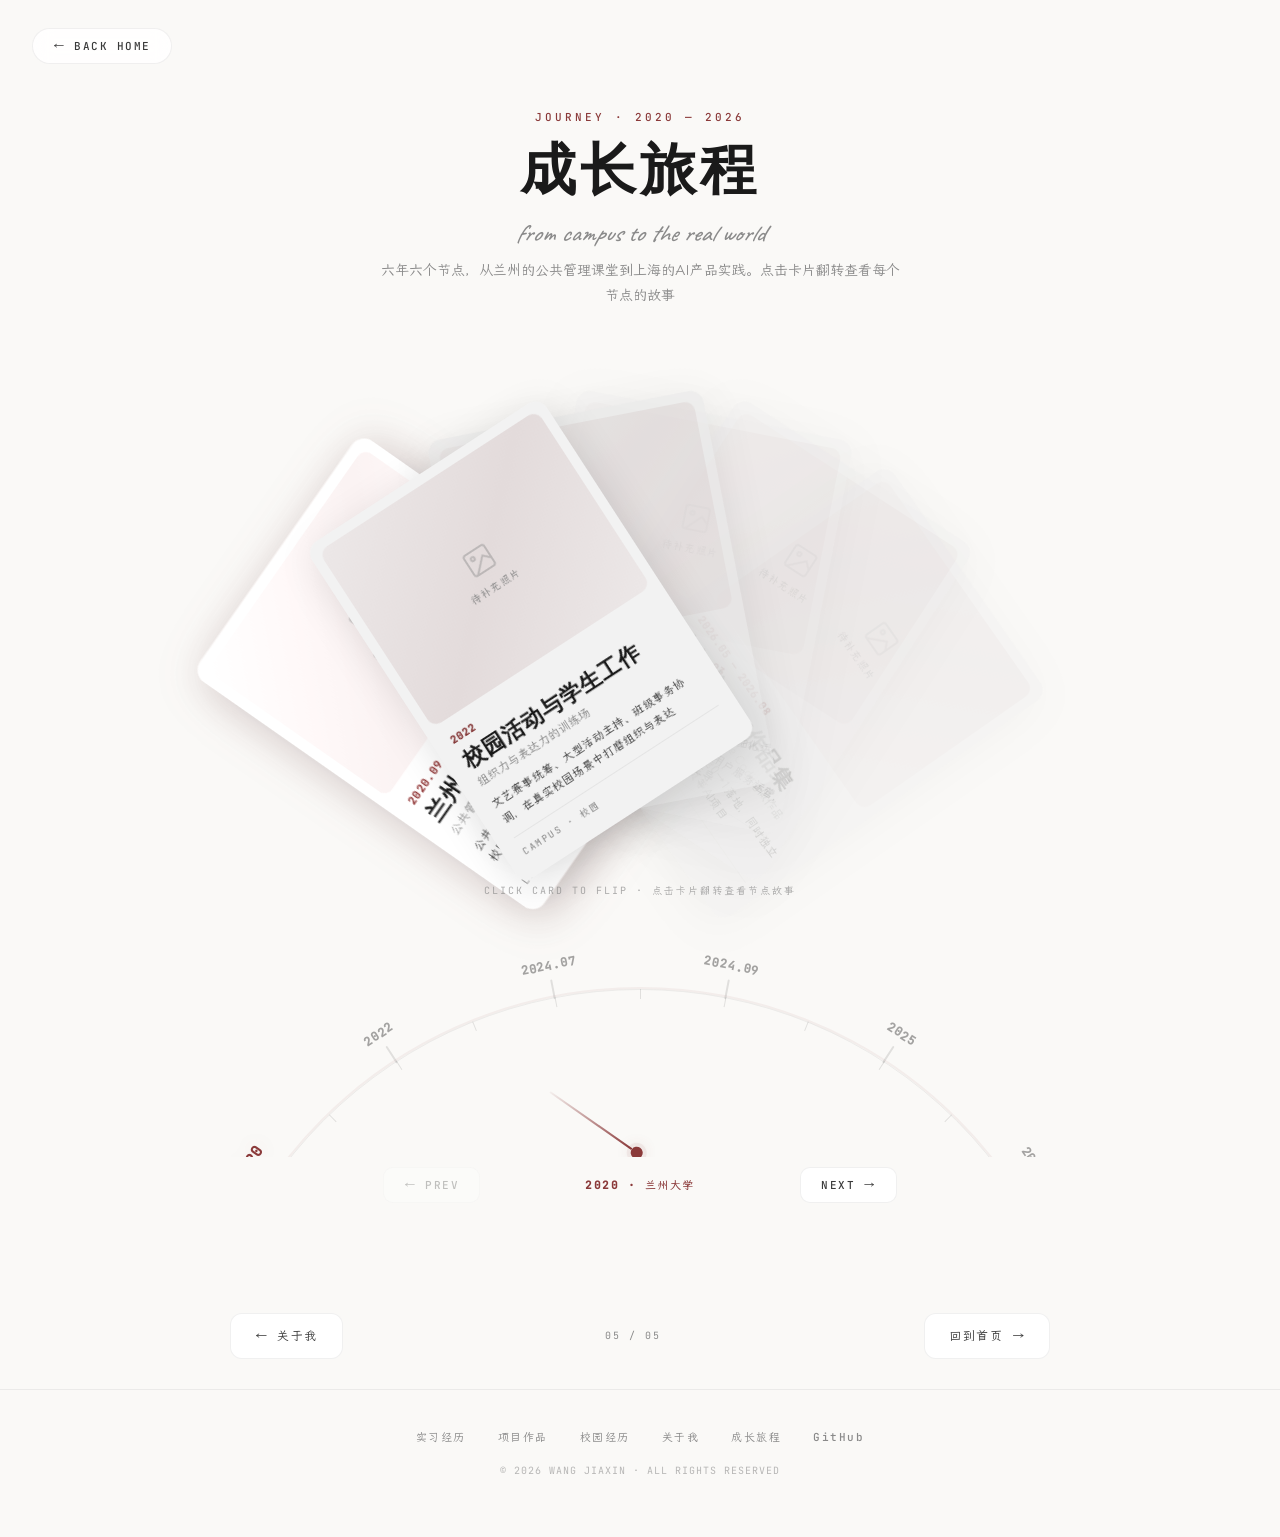
<file: journey.html>
<!DOCTYPE html>
<html lang="zh-CN">
<head>
  <meta charset="UTF-8">
  <meta name="viewport" content="width=device-width, initial-scale=1.0">
  <title>成长旅程 — 王佳欣</title>
  <link href="fonts/local-a49ae44d.css" rel="stylesheet">
  <link href="fonts/local-511fb728.css" rel="stylesheet">
  <style>
    /* ===== 全局变量（深酒红主题）===== */
    :root {
      --klein: #8b3a3a;
      --klein-light: rgba(139,58,58,0.06);
      --klein-mid: rgba(139,58,58,0.12);
      --ink: #1a1a1a;
      --ink-soft: #3a3a3a;
      --ink-light: #8a8a8a;
      --ink-faint: rgba(0,0,0,0.35);
      --bg: #faf9f7;
      --card: #ffffff;
      --line: rgba(0,0,0,0.06);
      --line-strong: rgba(0,0,0,0.1);
      --font-serif: Georgia, "Times New Roman", "Noto Serif SC", "Songti SC", "STSong", "SimSun", serif;
      --font-mono: "JetBrains Mono", "LXGW WenKai Mono", "Consolas", monospace;
      --font-script: "Caveat", "LXGW WenKai", cursive;
      --font-cn: "LXGW WenKai", "Hanken Grotesk", "PingFang SC", "Microsoft YaHei", sans-serif;
    }

    * { margin: 0; padding: 0; box-sizing: border-box; }
    html { scroll-behavior: smooth; }
    body {
      background: var(--bg); color: var(--ink);
      font-family: var(--font-cn); overflow-x: hidden; -webkit-font-smoothing: antialiased;
    }
    a { color: inherit; text-decoration: none; }
    button { font-family: inherit; cursor: pointer; }
    img { max-width: 100%; display: block; }

    .page-wrap { max-width: 1200px; margin: 0 auto; padding: 0 40px; }
    .page-header { text-align: center; padding: 110px 0 50px; }
    .page-eyebrow {
      font-family: var(--font-mono); font-size: 11px; font-weight: 500;
      letter-spacing: 3px; text-transform: uppercase; color: var(--klein); margin-bottom: 16px;
    }
    .page-title {
      font-family: var(--font-serif); font-size: 56px; font-weight: 600;
      color: var(--ink); letter-spacing: 4px; margin-bottom: 16px; line-height: 1.1;
    }
    .page-subtitle {
      font-family: var(--font-script); font-size: 24px; font-style: italic;
      color: var(--ink-light); margin-bottom: 10px;
    }
    .page-desc { font-size: 14px; color: var(--ink-light); max-width: 520px; margin: 0 auto; line-height: 1.8; }

    .back-home {
      position: fixed; top: 28px; left: 32px; z-index: 100;
      display: inline-flex; align-items: center; gap: 8px;
      font-family: var(--font-mono); font-size: 11px; font-weight: 500;
      letter-spacing: 1.5px; text-transform: uppercase; color: var(--ink-soft);
      background: rgba(255,255,255,0.85);
      backdrop-filter: blur(10px); -webkit-backdrop-filter: blur(10px);
      border: 1px solid var(--line); border-radius: 100px;
      padding: 10px 20px; transition: all 0.3s ease;
    }
    .back-home:hover { color: var(--klein); border-color: var(--klein-mid); box-shadow: 0 4px 20px rgba(139,58,58,0.08); }

    .page-nav {
      display: flex; justify-content: space-between; align-items: center;
      max-width: 900px; margin: 70px auto 30px; padding: 0 40px;
    }
    .page-nav-btn {
      display: inline-flex; align-items: center; gap: 10px;
      font-family: var(--font-mono); font-size: 12px; font-weight: 500;
      letter-spacing: 1.5px; color: var(--ink-soft); background: var(--card);
      border: 1px solid var(--line); border-radius: 12px; padding: 14px 24px;
      transition: all 0.3s ease;
    }
    .page-nav-btn:hover {
      color: var(--klein); border-color: var(--klein-mid);
      box-shadow: 0 6px 24px rgba(139,58,58,0.08); transform: translateY(-2px);
    }
    .page-nav-center {
      font-family: var(--font-mono); font-size: 10px; letter-spacing: 2px;
      text-transform: uppercase; color: var(--ink-light);
    }

    .page-footer {
      text-align: center; padding: 40px 0 60px;
      border-top: 1px solid var(--line); margin-top: 30px;
    }
    .footer-links { display: flex; justify-content: center; gap: 32px; margin-bottom: 20px; flex-wrap: wrap; }
    .footer-links a {
      font-family: var(--font-mono); font-size: 11px; font-weight: 500;
      letter-spacing: 1.5px; color: var(--ink-light); transition: color 0.3s; position: relative;
    }
    .footer-links a::after {
      content: ""; position: absolute; left: 0; bottom: -4px; width: 0; height: 1px;
      background: var(--klein); transition: width 0.3s;
    }
    .footer-links a:hover { color: var(--klein); }
    .footer-links a:hover::after { width: 100%; }
    .footer-copy {
      font-family: var(--font-mono); font-size: 10px; letter-spacing: 1px;
      color: var(--ink-light); opacity: 0.6;
    }

    .photo-placeholder {
      width: 100%; height: 100%;
      background: linear-gradient(135deg, var(--klein-light) 0%, #efe7e7 50%, var(--klein-light) 100%);
      display: flex; flex-direction: column; align-items: center; justify-content: center;
      gap: 8px; color: var(--ink-light); font-family: var(--font-mono);
      font-size: 10px; letter-spacing: 1.5px; text-transform: uppercase;
    }
    .photo-placeholder svg { width: 32px; height: 32px; opacity: 0.4; }

    /* ===== 扇形堆叠舞台 ===== */
    .fan-section { padding: 30px 0 20px; }
    .fan-stage {
      position: relative; width: 100%; max-width: 1100px; height: 480px;
      margin: 0 auto; perspective: 1500px;
    }
    .fan-card-wrapper {
      position: absolute; left: 50%; top: 20px;
      width: 280px; height: 400px; margin-left: -140px;
      transform-origin: center bottom;
      transition: transform 0.7s cubic-bezier(0.34, 1.56, 0.64, 1),
                  filter 0.5s ease, opacity 0.5s ease, box-shadow 0.4s ease;
      cursor: pointer; transform-style: preserve-3d; will-change: transform;
    }
    .fan-card-wrapper:hover { z-index: 100 !important; filter: brightness(1.05); }
    .fan-flip-card {
      position: relative; width: 100%; height: 100%;
      transition: transform 0.6s cubic-bezier(0.4, 0, 0.2, 1);
      transform-style: preserve-3d;
    }
    .fan-card-wrapper.flipped .fan-flip-card { transform: rotateY(180deg); }
    .fan-flip-face {
      position: absolute; top: 0; right: 0; bottom: 0; left: 0;
      backface-visibility: hidden; -webkit-backface-visibility: hidden;
      border-radius: 14px; box-shadow: 0 10px 40px rgba(0,0,0,0.12);
      overflow: hidden; background: var(--card);
    }
    .fan-flip-front { padding: 10px; display: flex; flex-direction: column; }
    .fan-photo { width: 100%; height: 210px; border-radius: 10px; overflow: hidden; flex-shrink: 0; }
    .fan-photo img { width: 100%; height: 100%; object-fit: cover; }
    .fan-info { padding: 14px 8px 10px; flex: 1; display: flex; flex-direction: column; }
    .fan-year {
      font-family: var(--font-mono); font-size: 10.5px; font-weight: 600;
      color: var(--klein); letter-spacing: 1px; margin-bottom: 6px;
    }
    .fan-title {
      font-family: var(--font-serif); font-size: 22px; font-weight: 600;
      color: var(--ink); margin-bottom: 3px; line-height: 1.2; letter-spacing: 1px;
    }
    .fan-subtitle { font-size: 12px; color: var(--ink-light); margin-bottom: 8px; line-height: 1.4; }
    .fan-desc {
      font-size: 11.5px; color: var(--ink-soft); line-height: 1.65; flex: 1;
      display: -webkit-box; -webkit-line-clamp: 3; -webkit-box-orient: vertical; overflow: hidden;
    }
    .fan-location {
      margin-top: 10px; padding-top: 10px; border-top: 1px solid var(--line);
      font-family: var(--font-mono); font-size: 9.5px; letter-spacing: 1.5px;
      color: var(--ink-light); text-transform: uppercase;
    }
    .fan-flip-back {
      transform: rotateY(180deg); padding: 28px 24px;
      display: flex; flex-direction: column; justify-content: flex-start; overflow-y: auto;
    }
    .fan-back-header { margin-bottom: 18px; padding-bottom: 14px; border-bottom: 1px solid var(--line); }
    .fan-back-title {
      font-family: var(--font-serif); font-size: 22px; font-weight: 600;
      color: var(--klein); margin-bottom: 4px; letter-spacing: 1px;
    }
    .fan-back-subtitle {
      font-family: var(--font-mono); font-size: 10px; letter-spacing: 1px;
      color: var(--ink-light); text-transform: uppercase;
    }
    .fan-back-list { list-style: none; padding: 0; }
    .fan-back-list li {
      font-size: 12.5px; line-height: 1.75; color: var(--ink-soft);
      padding-left: 20px; position: relative; margin-bottom: 12px;
    }
    .fan-back-list li::before {
      content: "→"; position: absolute; left: 0; color: var(--klein);
      font-weight: 700; font-size: 12px;
    }
    .fan-hint {
      text-align: center; font-family: var(--font-mono); font-size: 10px;
      color: var(--ink-light); letter-spacing: 2px; margin-top: 16px;
      text-transform: uppercase; opacity: 0.7;
    }

    /* ===== 弧形时间轴 ===== */
    .dial-section { padding: 20px 0 40px; }
    .dial-wrapper { position: relative; max-width: 1100px; margin: 0 auto; }
    .dial-clock { position: relative; width: 100%; height: 220px; overflow: hidden; }
    .dial-arc-outer {
      position: absolute; top: 50px; left: 50%; width: 900px; height: 900px;
      transform: translateX(-50%); border-radius: 50%;
      border: 2px solid var(--klein-light); pointer-events: none;
    }
    .dial-arc-center {
      position: absolute; top: 52px; left: 50%; width: 896px; height: 896px;
      transform: translateX(-50%); pointer-events: none;
    }
    .dial-arc {
      position: absolute; top: 0; right: 0; bottom: 0; left: 0;
      border-radius: 50%; border: 1.5px solid var(--line);
    }
    .dial-tick {
      position: absolute; top: 0; left: 50%; width: 1px; height: 10px;
      margin-left: -0.5px; background: var(--line-strong);
      transform-origin: 0.5px 448px;
    }
    .dial-marker {
      position: absolute; top: -40px; left: 50%; margin-left: -36px;
      width: 72px; display: flex; flex-direction: column; align-items: center; gap: 6px;
      cursor: pointer; background: none; border: none; padding: 0;
      transform-origin: 36px 488px;
      transition: all 0.5s cubic-bezier(0.16, 1, 0.3, 1); pointer-events: auto;
    }
    .dial-marker-year {
      font-family: var(--font-mono); font-size: 12px; font-weight: 600;
      letter-spacing: 1px; color: var(--ink-faint);
      transition: all 0.5s cubic-bezier(0.16, 1, 0.3, 1); white-space: nowrap;
    }
    .dial-marker-bar {
      width: 2px; height: 20px; border-radius: 1px; background: var(--line-strong);
      transition: all 0.5s cubic-bezier(0.16, 1, 0.3, 1);
    }
    .dial-marker.active .dial-marker-year {
      color: var(--klein); font-size: 15px; font-weight: 700;
      text-shadow: 0 0 20px rgba(139,58,58,0.15);
    }
    .dial-marker.active .dial-marker-bar {
      height: 34px; width: 2.5px; background: var(--klein);
      box-shadow: 0 0 12px rgba(139,58,58,0.3);
    }
    .dial-pointer {
      position: absolute; bottom: 0; left: 50%;
      transform: translateX(-50%);
      display: flex; flex-direction: column-reverse; align-items: center;
      z-index: 10; pointer-events: none;
      transition: transform 0.7s cubic-bezier(0.34, 1.56, 0.64, 1);
      transform-origin: 50% 110px;
    }
    .dial-pointer-dot {
      width: 12px; height: 12px; border-radius: 50%; background: var(--klein);
      box-shadow: 0 0 0 4px var(--klein-light), 0 0 16px rgba(139,58,58,0.2);
    }
    .dial-pointer-needle {
      width: 1.5px; height: 100px;
      background: linear-gradient(to top, var(--klein), rgba(139,58,58,0.05)); border-radius: 1px;
    }
    .dial-nav {
      display: flex; align-items: center; justify-content: center;
      gap: 40px; margin-top: 10px;
    }
    .dial-nav-btn {
      display: inline-flex; align-items: center; gap: 8px;
      background: var(--card); border: 1px solid var(--line); border-radius: 10px;
      padding: 10px 20px; cursor: pointer; font-family: var(--font-mono);
      font-size: 11px; font-weight: 500; letter-spacing: 1.5px;
      text-transform: uppercase; color: var(--ink-soft); transition: all 0.3s ease;
    }
    .dial-nav-btn:hover { color: var(--klein); border-color: var(--klein-mid); box-shadow: 0 4px 16px rgba(139,58,58,0.08); }
    .dial-nav-btn:disabled { opacity: 0.3; cursor: not-allowed; }
    .dial-current {
      font-family: var(--font-mono); font-size: 11px; font-weight: 600;
      letter-spacing: 1.5px; text-transform: uppercase; color: var(--klein);
      min-width: 240px; text-align: center;
    }

    @media (max-width: 1024px) {
      .fan-stage { height: 420px; }
      .fan-card-wrapper { width: 240px; height: 350px; margin-left: -120px; }
      .fan-photo { height: 170px; }
      .fan-title { font-size: 18px; }
      .dial-clock { height: 180px; }
      .dial-arc-outer { top: 40px; width: 700px; height: 700px; }
      .dial-arc-center { top: 42px; width: 696px; height: 696px; }
      .dial-tick { transform-origin: 0.5px 348px; }
      .dial-marker { top: -32px; transform-origin: 36px 380px; }
      .dial-pointer-needle { height: 80px; }
      .dial-pointer { transform-origin: 50% 90px; }
    }
    @media (max-width: 640px) {
      .page-wrap { padding: 0 20px; }
      .page-header { padding: 90px 0 30px; }
      .page-title { font-size: 38px; letter-spacing: 2px; }
      .page-subtitle { font-size: 19px; }
      .back-home { top: 16px; left: 16px; padding: 8px 14px; font-size: 10px; }
      .fan-stage { height: 360px; }
      .fan-card-wrapper { width: 200px; height: 300px; margin-left: -100px; }
      .fan-photo { height: 130px; }
      .fan-title { font-size: 16px; }
      .fan-desc { font-size: 10.5px; }
      .dial-clock { height: 150px; }
      .dial-arc-outer { top: 30px; width: 500px; height: 500px; }
      .dial-arc-center { top: 32px; width: 496px; height: 496px; }
      .dial-tick { transform-origin: 0.5px 248px; }
      .dial-marker { top: -28px; transform-origin: 36px 280px; margin-left: -28px; width: 56px; }
      .dial-marker-year { font-size: 10px; }
      .dial-marker.active .dial-marker-year { font-size: 12px; }
      .dial-pointer-needle { height: 60px; }
      .dial-pointer { transform-origin: 50% 70px; }
      .dial-nav { gap: 16px; flex-wrap: wrap; }
      .dial-current { min-width: auto; order: -1; width: 100%; }
      .page-nav { flex-direction: column; gap: 16px; margin: 50px auto 24px; }
      .page-nav-center { order: -1; }
      .footer-links { gap: 18px; }
    }
  </style>
</head>
<body>
  <a href="index.html" class="back-home">← BACK HOME</a>

  <div class="page-wrap">
    <div class="page-header">
      <div class="page-eyebrow">Journey · 2020 — 2026</div>
      <h1 class="page-title">成长旅程</h1>
      <p class="page-subtitle">from campus to the real world</p>
      <p class="page-desc">六年六个节点，从兰州的公共管理课堂到上海的AI产品实践。点击卡片翻转查看每个节点的故事</p>
    </div>
  </div>

  <!-- 扇形堆叠（6个节点，时间正序） -->
  <section class="fan-section">
    <div class="fan-stage">
      <!-- 节点1：2020 兰州大学 -->
      <div class="fan-card-wrapper">
        <div class="fan-flip-card">
          <div class="fan-flip-face fan-flip-front">
            <div class="fan-photo">
              <div class="photo-placeholder">
                <svg viewBox="0 0 24 24" fill="none" stroke="currentColor" stroke-width="1.5"><rect x="3" y="3" width="18" height="18" rx="2"/><circle cx="8.5" cy="8.5" r="1.5"/><path d="m21 15-5-5L5 21"/></svg>
                <span>待补充照片</span>
              </div>
            </div>
            <div class="fan-info">
              <div class="fan-year">2020.09</div>
              <div class="fan-title">兰州大学</div>
              <div class="fan-subtitle">公共管理本科 · 入学</div>
              <div class="fan-desc">公共管理课程体系训练，人文社科思维启蒙，校园社团活动起步</div>
              <div class="fan-location">Lanzhou · 兰州</div>
            </div>
          </div>
          <div class="fan-flip-face fan-flip-back">
            <div class="fan-back-header">
              <div class="fan-back-title">兰州大学</div>
              <div class="fan-back-subtitle">公共管理本科 · 2020.09 入学</div>
            </div>
            <ul class="fan-back-list">
              <li>主修公共管理：系统学习公共政策、管理学原理、社会研究方法、政治学等核心课程，建立结构化分析与社会洞察的底层能力</li>
              <li>校园社团起步：加入学生会与文艺社团，参与活动策划与现场执行，第一次站上活动主持的舞台</li>
              <li>学习习惯养成：保持专业成绩前列，养成阅读、复盘与时间管理的长期习惯，为后续转向新媒体与产品运营埋下伏笔</li>
            </ul>
          </div>
        </div>
      </div>

      <!-- 节点2：2022 校园活动/学生工作 -->
      <div class="fan-card-wrapper">
        <div class="fan-flip-card">
          <div class="fan-flip-face fan-flip-front">
            <div class="fan-photo">
              <div class="photo-placeholder">
                <svg viewBox="0 0 24 24" fill="none" stroke="currentColor" stroke-width="1.5"><rect x="3" y="3" width="18" height="18" rx="2"/><circle cx="8.5" cy="8.5" r="1.5"/><path d="m21 15-5-5L5 21"/></svg>
                <span>待补充照片</span>
              </div>
            </div>
            <div class="fan-info">
              <div class="fan-year">2022</div>
              <div class="fan-title">校园活动与学生工作</div>
              <div class="fan-subtitle">组织力与表达力的训练场</div>
              <div class="fan-desc">文艺赛事统筹、大型活动主持、班级事务协调，在真实校园场景中打磨组织与表达</div>
              <div class="fan-location">Campus · 校园</div>
            </div>
          </div>
          <div class="fan-flip-face fan-flip-back">
            <div class="fan-back-header">
              <div class="fan-back-title">校园活动与学生工作</div>
              <div class="fan-back-subtitle">Student Work · 2022 — 2025</div>
            </div>
            <ul class="fan-back-list">
              <li>统筹舞蹈大赛、团体操等校园文艺赛事，协调90余人团队完成全流程执行，独立负责策划、内容设计与排练计划，获校级一等奖1项、二等奖2项</li>
              <li>担任毕业季晚会、校园彩虹跑等大型活动主持人，锻炼现场统筹、即兴表达与突发情况处理能力</li>
              <li>担任专业副班主任，负责新生入学引导、日常答疑与班级事务协调，做好新生适应期的陪伴与规划指导</li>
            </ul>
          </div>
        </div>
      </div>

      <!-- 节点3：2024.07 长春广播电视台 -->
      <div class="fan-card-wrapper">
        <div class="fan-flip-card">
          <div class="fan-flip-face fan-flip-front">
            <div class="fan-photo">
              <div class="photo-placeholder">
                <svg viewBox="0 0 24 24" fill="none" stroke="currentColor" stroke-width="1.5"><rect x="3" y="3" width="18" height="18" rx="2"/><circle cx="8.5" cy="8.5" r="1.5"/><path d="m21 15-5-5L5 21"/></svg>
                <span>待补充照片</span>
              </div>
            </div>
            <div class="fan-info">
              <div class="fan-year">2024.07</div>
              <div class="fan-title">长春广播电视台</div>
              <div class="fan-subtitle">内容运营实习生 · 第一段实习</div>
              <div class="fan-desc">视频剪辑与多平台适配，内容创作与合规把控，新闻推文与短视频文案撰写</div>
              <div class="fan-location">Changchun · 长春</div>
            </div>
          </div>
          <div class="fan-flip-face fan-flip-back">
            <div class="fan-back-header">
              <div class="fan-back-title">长春广播电视台</div>
              <div class="fan-back-subtitle">内容运营实习生 · 2024.07</div>
            </div>
            <ul class="fan-back-list">
              <li>视频剪辑与多平台适配：完成视频粗剪、精剪、字幕、音效、调色等全流程制作，输出横版/竖版多版本内容，累计发布5条合规视频</li>
              <li>内容创作与合规把控：参与新闻推文、短视频文案撰写，协助采访整理与信息核验，建立内容合规审核与严谨文案把控意识</li>
              <li>第一次从校园走向真实业务场景，完成从"学生"到"职场人"的心态切换</li>
            </ul>
          </div>
        </div>
      </div>

      <!-- 节点4：2024.07—09 大淘体育 -->
      <div class="fan-card-wrapper">
        <div class="fan-flip-card">
          <div class="fan-flip-face fan-flip-front">
            <div class="fan-photo">
              <div class="photo-placeholder">
                <svg viewBox="0 0 24 24" fill="none" stroke="currentColor" stroke-width="1.5"><rect x="3" y="3" width="18" height="18" rx="2"/><circle cx="8.5" cy="8.5" r="1.5"/><path d="m21 15-5-5L5 21"/></svg>
                <span>待补充照片</span>
              </div>
            </div>
            <div class="fan-info">
              <div class="fan-year">2024.07 — 2024.09</div>
              <div class="fan-title">大淘体育</div>
              <div class="fan-subtitle">内容运营实习生 · 线上远程</div>
              <div class="fan-desc">多平台内容矩阵冷启动，用户分层与精细化运营，抖音+公众号+官网三平台协同</div>
              <div class="fan-location">Remote · 线上</div>
            </div>
          </div>
          <div class="fan-flip-face fan-flip-back">
            <div class="fan-back-header">
              <div class="fan-back-title">大淘体育</div>
              <div class="fan-back-subtitle">内容运营实习生 · 2024.07 — 2024.09</div>
            </div>
            <ul class="fan-back-list">
              <li>多平台内容矩阵冷启动：从0搭建抖音+公众号+官网多平台内容矩阵，主导内容选题、策划与发布节奏，产出20份策划方案+10条系列视频，单条播放稳定7W+，从0累积2000+精准粉丝，月阅读量提升30%</li>
              <li>用户分层与精细化运营：搭建用户分层运营体系，基于消费频次与活跃度设计标签体系，划分3类核心用户匹配差异化触达策略，单月公域转私域300+人</li>
            </ul>
          </div>
        </div>
      </div>

      <!-- 节点5：2025 百度 -->
      <div class="fan-card-wrapper">
        <div class="fan-flip-card">
          <div class="fan-flip-face fan-flip-front">
            <div class="fan-photo">
              <div class="photo-placeholder">
                <svg viewBox="0 0 24 24" fill="none" stroke="currentColor" stroke-width="1.5"><rect x="3" y="3" width="18" height="18" rx="2"/><circle cx="8.5" cy="8.5" r="1.5"/><path d="m21 15-5-5L5 21"/></svg>
                <span>待补充照片</span>
              </div>
            </div>
            <div class="fan-info">
              <div class="fan-year">2025.11 — 2026.03</div>
              <div class="fan-title">百度</div>
              <div class="fan-subtitle">产品运营实习生 · SSP平台</div>
              <div class="fan-desc">产品与流程优化，数据复盘与用户服务运营，内容生态运营，安全月活动主导</div>
              <div class="fan-location">Beijing · 北京</div>
            </div>
          </div>
          <div class="fan-flip-face fan-flip-back">
            <div class="fan-back-header">
              <div class="fan-back-title">百度</div>
              <div class="fan-back-subtitle">产品运营实习生 · SSP平台 · 2025.11 — 2026.03</div>
            </div>
            <ul class="fan-back-list">
              <li>产品与流程优化：主导运营工具编辑迭代，发文流程从依赖研发排期压缩至运营侧5分钟一键上线，效率提升10倍+，沉淀SOP并依托AI Agent搭建多平台自动化发布链路</li>
              <li>数据复盘与用户服务：建立周度数据复盘机制，围绕访问量、留存率拆解分析，日均响应咨询30+条，基于300+份用户反馈迭代FAQ，满意度稳定98%+</li>
              <li>内容生态运营：创作80+安全科普脚本，内容周均访问6,000+，用户留存率提升18%，主导20万级预算安全月活动</li>
            </ul>
          </div>
        </div>
      </div>

      <!-- 节点6：2026 小红书 + AI作品集 -->
      <div class="fan-card-wrapper">
        <div class="fan-flip-card">
          <div class="fan-flip-face fan-flip-front">
            <div class="fan-photo">
              <div class="photo-placeholder">
                <svg viewBox="0 0 24 24" fill="none" stroke="currentColor" stroke-width="1.5"><rect x="3" y="3" width="18" height="18" rx="2"/><circle cx="8.5" cy="8.5" r="1.5"/><path d="m21 15-5-5L5 21"/></svg>
                <span>待补充照片</span>
              </div>
            </div>
            <div class="fan-info">
              <div class="fan-year">2026.05 — 2026.08</div>
              <div class="fan-title">小红书 + AI作品集</div>
              <div class="fan-subtitle">产品运营实习生 · 用Vibe Coding做作品</div>
              <div class="fan-desc">AI内容矩阵搭建，AI功能0→1落地，同时独立开发求职助手、塔罗网页等AI项目</div>
              <div class="fan-location">Shanghai · 上海</div>
            </div>
          </div>
          <div class="fan-flip-face fan-flip-back">
            <div class="fan-back-header">
              <div class="fan-back-title">小红书 + AI项目作品集</div>
              <div class="fan-back-subtitle">产品运营实习 & Vibe Coding · 2026</div>
            </div>
            <ul class="fan-back-list">
              <li>小红书实习：借助Vibe Coding搭建AI内容自动化生产工具，单条产出压缩至5分钟（效率6倍），累计产出180+篇AI精品内容；独立设计落地塔罗手势交互玩法，首周Web端拉新3,000+</li>
              <li>AI项目作品集：独立开发Job Tracker AI求职助手、Content Copilot达人管理工作台、Tarot Star塔罗占卜网页等项目，坚持"AI是工具，人是主导"</li>
              <li>下一站：继续在产品运营 × AI的交叉路上，still learning, still building</li>
            </ul>
          </div>
        </div>
      </div>
    </div>
    <p class="fan-hint">CLICK CARD TO FLIP · 点击卡片翻转查看节点故事</p>
  </section>

  <!-- 弧形时间轴（6个标记） -->
  <section class="dial-section">
    <div class="dial-wrapper">
      <div class="dial-clock">
        <div class="dial-arc-outer"></div>
        <div class="dial-arc-center">
          <div class="dial-arc"></div>
          <!-- 刻度线 -->
          <div class="dial-tick" style="transform:rotate(-55deg)"></div>
          <div class="dial-tick" style="transform:rotate(-44deg)"></div>
          <div class="dial-tick" style="transform:rotate(-33deg)"></div>
          <div class="dial-tick" style="transform:rotate(-22deg)"></div>
          <div class="dial-tick" style="transform:rotate(-11deg)"></div>
          <div class="dial-tick" style="transform:rotate(0deg)"></div>
          <div class="dial-tick" style="transform:rotate(11deg)"></div>
          <div class="dial-tick" style="transform:rotate(22deg)"></div>
          <div class="dial-tick" style="transform:rotate(33deg)"></div>
          <div class="dial-tick" style="transform:rotate(44deg)"></div>
          <div class="dial-tick" style="transform:rotate(55deg)"></div>
          <!-- 年份标记（6个节点） -->
          <button class="dial-marker" style="transform:rotate(-55deg)" aria-label="2020">
            <span class="dial-marker-year">2020</span>
            <span class="dial-marker-bar"></span>
          </button>
          <button class="dial-marker" style="transform:rotate(-33deg)" aria-label="2022">
            <span class="dial-marker-year">2022</span>
            <span class="dial-marker-bar"></span>
          </button>
          <button class="dial-marker" style="transform:rotate(-11deg)" aria-label="2024.07">
            <span class="dial-marker-year">2024.07</span>
            <span class="dial-marker-bar"></span>
          </button>
          <button class="dial-marker" style="transform:rotate(11deg)" aria-label="2024.09">
            <span class="dial-marker-year">2024.09</span>
            <span class="dial-marker-bar"></span>
          </button>
          <button class="dial-marker" style="transform:rotate(33deg)" aria-label="2025">
            <span class="dial-marker-year">2025</span>
            <span class="dial-marker-bar"></span>
          </button>
          <button class="dial-marker" style="transform:rotate(55deg)" aria-label="2026">
            <span class="dial-marker-year">2026</span>
            <span class="dial-marker-bar"></span>
          </button>
        </div>
        <div class="dial-pointer">
          <div class="dial-pointer-dot"></div>
          <div class="dial-pointer-needle"></div>
        </div>
      </div>
      <div class="dial-nav">
        <button class="dial-nav-btn dial-prev">← PREV</button>
        <span class="dial-current">2020 · 兰州大学</span>
        <button class="dial-nav-btn dial-next">NEXT →</button>
      </div>
    </div>
  </section>

  <!-- 底部上一页/下一页导航 -->
  <div class="page-nav">
    <a href="about.html" class="page-nav-btn">← 关于我</a>
    <span class="page-nav-center">05 / 05</span>
    <a href="index.html" class="page-nav-btn">回到首页 →</a>
  </div>

  <footer class="page-footer">
    <div class="footer-links">
      <a href="internship.html">实习经历</a>
      <a href="projects.html">项目作品</a>
      <a href="campus.html">校园经历</a>
      <a href="about.html">关于我</a>
      <a href="journey.html">成长旅程</a>
      <a href="https://github.com/xiaoxin6661" target="_blank" rel="noopener">GitHub</a>
    </div>
    <p class="footer-copy">© 2026 WANG JIAXIN · ALL RIGHTS RESERVED</p>
  </footer>

  <script>
    // ===== 扇形堆叠+弧形时间轴交互 =====
    (function() {
      const fanCards = document.querySelectorAll('.fan-card-wrapper');
      const dialMarkers = document.querySelectorAll('.dial-marker');
      const dialPointer = document.querySelector('.dial-pointer');
      const dialCurrent = document.querySelector('.dial-current');
      const prevBtn = document.querySelector('.dial-prev');
      const nextBtn = document.querySelector('.dial-next');

      if (fanCards.length === 0) return;

      let currentIndex = 0;
      const totalCards = fanCards.length;
      const startAngle = -55;
      const endAngle = 55;
      const angleStep = (endAngle - startAngle) / Math.max(totalCards - 1, 1);

      const cardData = [];
      fanCards.forEach(card => {
        const year = card.querySelector('.fan-year') ? card.querySelector('.fan-year').textContent : '';
        const title = card.querySelector('.fan-title') ? card.querySelector('.fan-title').textContent : '';
        cardData.push({ year: year.split('—')[0].trim().split('.')[0], title: title });
      });

      function updateFan(index) {
        fanCards.forEach((card, i) => {
          const angle = startAngle + angleStep * i;
          const isActive = i === index;
          const distance = Math.abs(i - index);

          const rotateAngle = angle;
          const translateY = isActive ? '-24px' : '0px';
          const scale = isActive ? '1.05' : '1';

          card.style.transform = 'rotate(' + rotateAngle + 'deg) translateY(' + translateY + ') scale(' + scale + ')';
          card.style.zIndex = isActive ? 50 : (100 - distance);
          card.style.opacity = distance > 2 ? '0.25' : (distance === 2 ? '0.6' : '1');
          card.style.filter = isActive
            ? 'brightness(1.05) drop-shadow(0 8px 24px rgba(139,58,58,0.15))'
            : 'brightness(' + (0.9 + Math.max(0, (2 - distance)) * 0.05) + ')';
        });

        dialMarkers.forEach((m, i) => m.classList.toggle('active', i === index));

        if (dialPointer && dialMarkers.length > 0) {
          const pointerAngle = startAngle + angleStep * index;
          dialPointer.style.transform = 'translateX(-50%) rotate(' + pointerAngle + 'deg)';
        }

        if (dialCurrent && cardData[index]) {
          dialCurrent.textContent = cardData[index].year + ' · ' + cardData[index].title;
        }

        if (prevBtn) prevBtn.disabled = index === 0;
        if (nextBtn) nextBtn.disabled = index === totalCards - 1;
      }

      fanCards.forEach((card, i) => {
        card.addEventListener('click', (e) => {
          e.stopPropagation();
          if (i !== currentIndex) {
            currentIndex = i;
            updateFan(currentIndex);
          } else {
            card.classList.toggle('flipped');
          }
        });
      });

      document.addEventListener('click', () => {
        fanCards.forEach(card => card.classList.remove('flipped'));
      });

      dialMarkers.forEach((marker, i) => {
        marker.addEventListener('click', (e) => {
          e.stopPropagation();
          currentIndex = i;
          updateFan(currentIndex);
        });
      });

      if (prevBtn) {
        prevBtn.addEventListener('click', (e) => {
          e.stopPropagation();
          if (currentIndex > 0) { currentIndex--; updateFan(currentIndex); }
        });
      }
      if (nextBtn) {
        nextBtn.addEventListener('click', (e) => {
          e.stopPropagation();
          if (currentIndex < totalCards - 1) { currentIndex++; updateFan(currentIndex); }
        });
      }

      document.addEventListener('keydown', (e) => {
        if (e.key === 'ArrowLeft' && currentIndex > 0) { currentIndex--; updateFan(currentIndex); }
        if (e.key === 'ArrowRight' && currentIndex < totalCards - 1) { currentIndex++; updateFan(currentIndex); }
        if (e.key === 'Escape') { fanCards.forEach(card => card.classList.remove('flipped')); }
      });

      let touchStartX = 0;
      document.addEventListener('touchstart', (e) => {
        touchStartX = e.touches[0].clientX;
      }, { passive: true });
      document.addEventListener('touchend', (e) => {
        const touchEndX = e.changedTouches[0].clientX;
        const diff = touchStartX - touchEndX;
        if (Math.abs(diff) > 50) {
          if (diff > 0 && currentIndex < totalCards - 1) { currentIndex++; updateFan(currentIndex); }
          else if (diff < 0 && currentIndex > 0) { currentIndex--; updateFan(currentIndex); }
        }
      }, { passive: true });

      updateFan(0);
    })();

    // ===== 自定义光标（仅桌面端）=====
    (function() {
      if (window.innerWidth <= 768) return;
      if ('ontouchstart' in window) return;

      const ACCENT = '#8b3a3a';
      const AR = 139, AG = 58, AB = 58;

      const canvas = document.createElement('canvas');
      canvas.style.cssText = 'position:fixed;top:0;left:0;width:100%;height:100%;pointer-events:none;z-index:9999;';
      document.body.appendChild(canvas);
      const ctx = canvas.getContext('2d');

      function resize() {
        canvas.width = window.innerWidth;
        canvas.height = window.innerHeight;
      }
      resize();
      window.addEventListener('resize', resize);

      let mouseX = -100, mouseY = -100;
      let cursorX = -100, cursorY = -100;
      const particles = [];
      const MAX_PARTICLES = 60;

      document.addEventListener('mousemove', (e) => {
        mouseX = e.clientX;
        mouseY = e.clientY;
        for (let i = 0; i < 2; i++) {
          if (particles.length < MAX_PARTICLES) {
            particles.push({
              x: mouseX + (Math.random() - 0.5) * 6,
              y: mouseY + (Math.random() - 0.5) * 6,
              vx: (Math.random() - 0.5) * 1.5,
              vy: (Math.random() - 0.5) * 1.5 - 0.5,
              life: 1,
              decay: 0.02 + Math.random() * 0.02,
              size: Math.random() * 3 + 1.5
            });
          }
        }
      });

      let isHovering = false;
      document.addEventListener('mouseover', (e) => {
        if (e.target.closest('a, button, .fan-card-wrapper, .dial-marker, .dial-nav-btn')) {
          isHovering = true;
        }
      });
      document.addEventListener('mouseout', (e) => {
        if (e.target.closest('a, button, .fan-card-wrapper, .dial-marker, .dial-nav-btn')) {
          isHovering = false;
        }
      });

      document.addEventListener('click', (e) => {
        for (let i = 0; i < 16; i++) {
          const angle = Math.random() * Math.PI * 2;
          const speed = 1.5 + Math.random() * 2.5;
          particles.push({
            x: e.clientX, y: e.clientY,
            vx: Math.cos(angle) * speed, vy: Math.sin(angle) * speed,
            life: 1, decay: 0.03 + Math.random() * 0.02,
            size: Math.random() * 2.5 + 1.5
          });
        }
      });

      function animate() {
        ctx.clearRect(0, 0, canvas.width, canvas.height);

        cursorX += (mouseX - cursorX) * 0.15;
        cursorY += (mouseY - cursorY) * 0.15;

        for (let i = particles.length - 1; i >= 0; i--) {
          const p = particles[i];
          p.x += p.vx;
          p.y += p.vy;
          p.vy += 0.02;
          p.life -= p.decay;
          if (p.life <= 0) { particles.splice(i, 1); continue; }
          ctx.beginPath();
          ctx.arc(p.x, p.y, p.size * p.life, 0, Math.PI * 2);
          ctx.fillStyle = 'rgba(' + AR + ',' + AG + ',' + AB + ',' + (p.life * 0.35) + ')';
          ctx.fill();
        }

        const cursorSize = isHovering ? 11 : 5;
        if (isHovering) {
          ctx.beginPath();
          ctx.arc(cursorX, cursorY, cursorSize, 0, Math.PI * 2);
          ctx.strokeStyle = ACCENT;
          ctx.lineWidth = 1.5;
          ctx.stroke();
          ctx.beginPath();
          ctx.arc(cursorX, cursorY, 3, 0, Math.PI * 2);
          ctx.fillStyle = ACCENT;
          ctx.fill();
        } else {
          ctx.beginPath();
          ctx.arc(cursorX, cursorY, cursorSize, 0, Math.PI * 2);
          ctx.fillStyle = ACCENT;
          ctx.fill();
        }

        requestAnimationFrame(animate);
      }
      animate();

      document.body.style.cursor = 'none';
      const style = document.createElement('style');
      style.textContent = 'a, button, .fan-card-wrapper, .dial-marker, .dial-nav-btn { cursor: none !important; }';
      document.head.appendChild(style);
    })();

    // ===== 磁性按钮（避开表盘标记）=====
    (function() {
      if (window.innerWidth <= 768) return;
      if ('ontouchstart' in window) return;

      const magneticElements = document.querySelectorAll('a:not(.dial-marker), button:not(.dial-marker), .magnetic');
      const MAGNETIC_STRENGTH = 0.2;
      const MAX_DISTANCE = 100;

      magneticElements.forEach(el => {
        el.addEventListener('mousemove', (e) => {
          const rect = el.getBoundingClientRect();
          const centerX = rect.left + rect.width / 2;
          const centerY = rect.top + rect.height / 2;
          const deltaX = e.clientX - centerX;
          const deltaY = e.clientY - centerY;
          const distance = Math.sqrt(deltaX * deltaX + deltaY * deltaY);

          if (distance < MAX_DISTANCE) {
            const strength = (1 - distance / MAX_DISTANCE) * MAGNETIC_STRENGTH;
            el.style.transform = 'translate(' + (deltaX * strength) + 'px, ' + (deltaY * strength) + 'px)';
            el.style.transition = 'none';
          }
        });

        el.addEventListener('mouseleave', () => {
          el.style.transform = 'translate(0, 0)';
          el.style.transition = 'transform 0.4s cubic-bezier(0.2, 0.8, 0.25, 1)';
        });
      });
    })();
  </script>
</body>
</html>
</file>
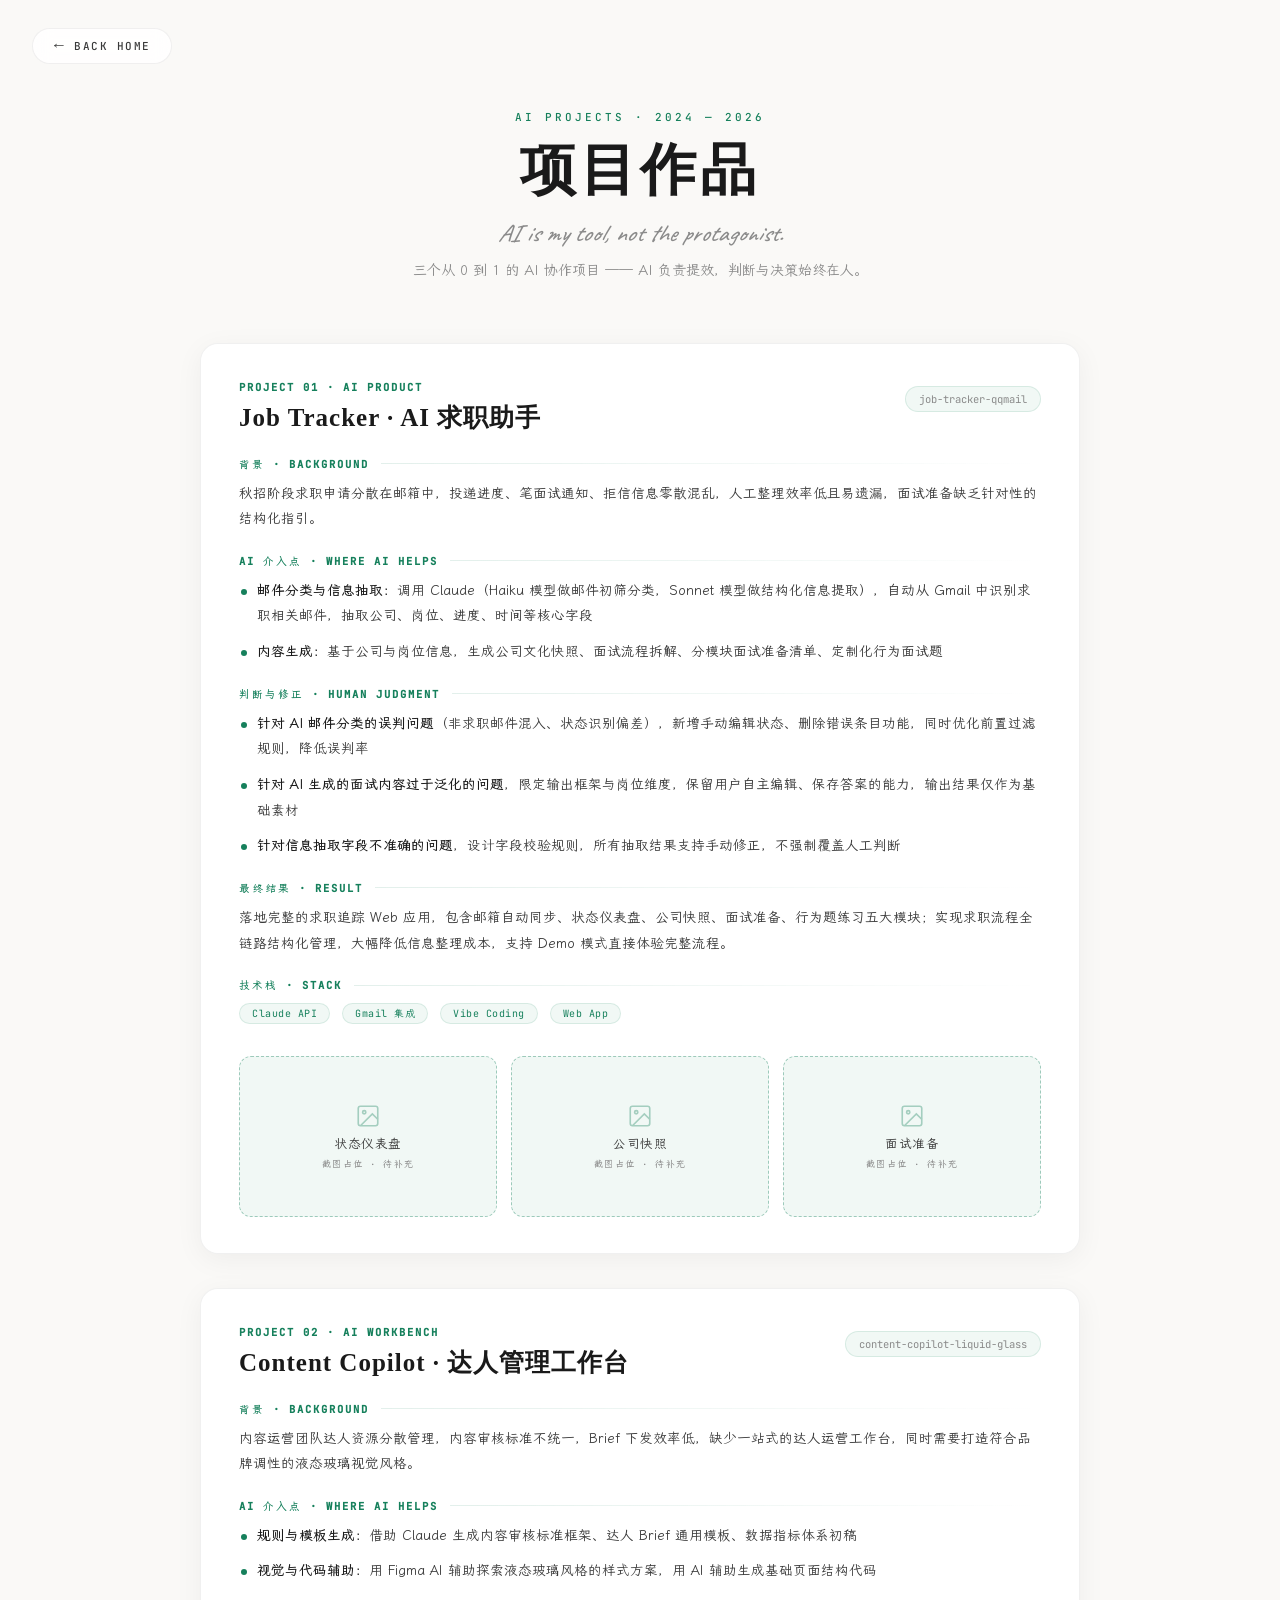
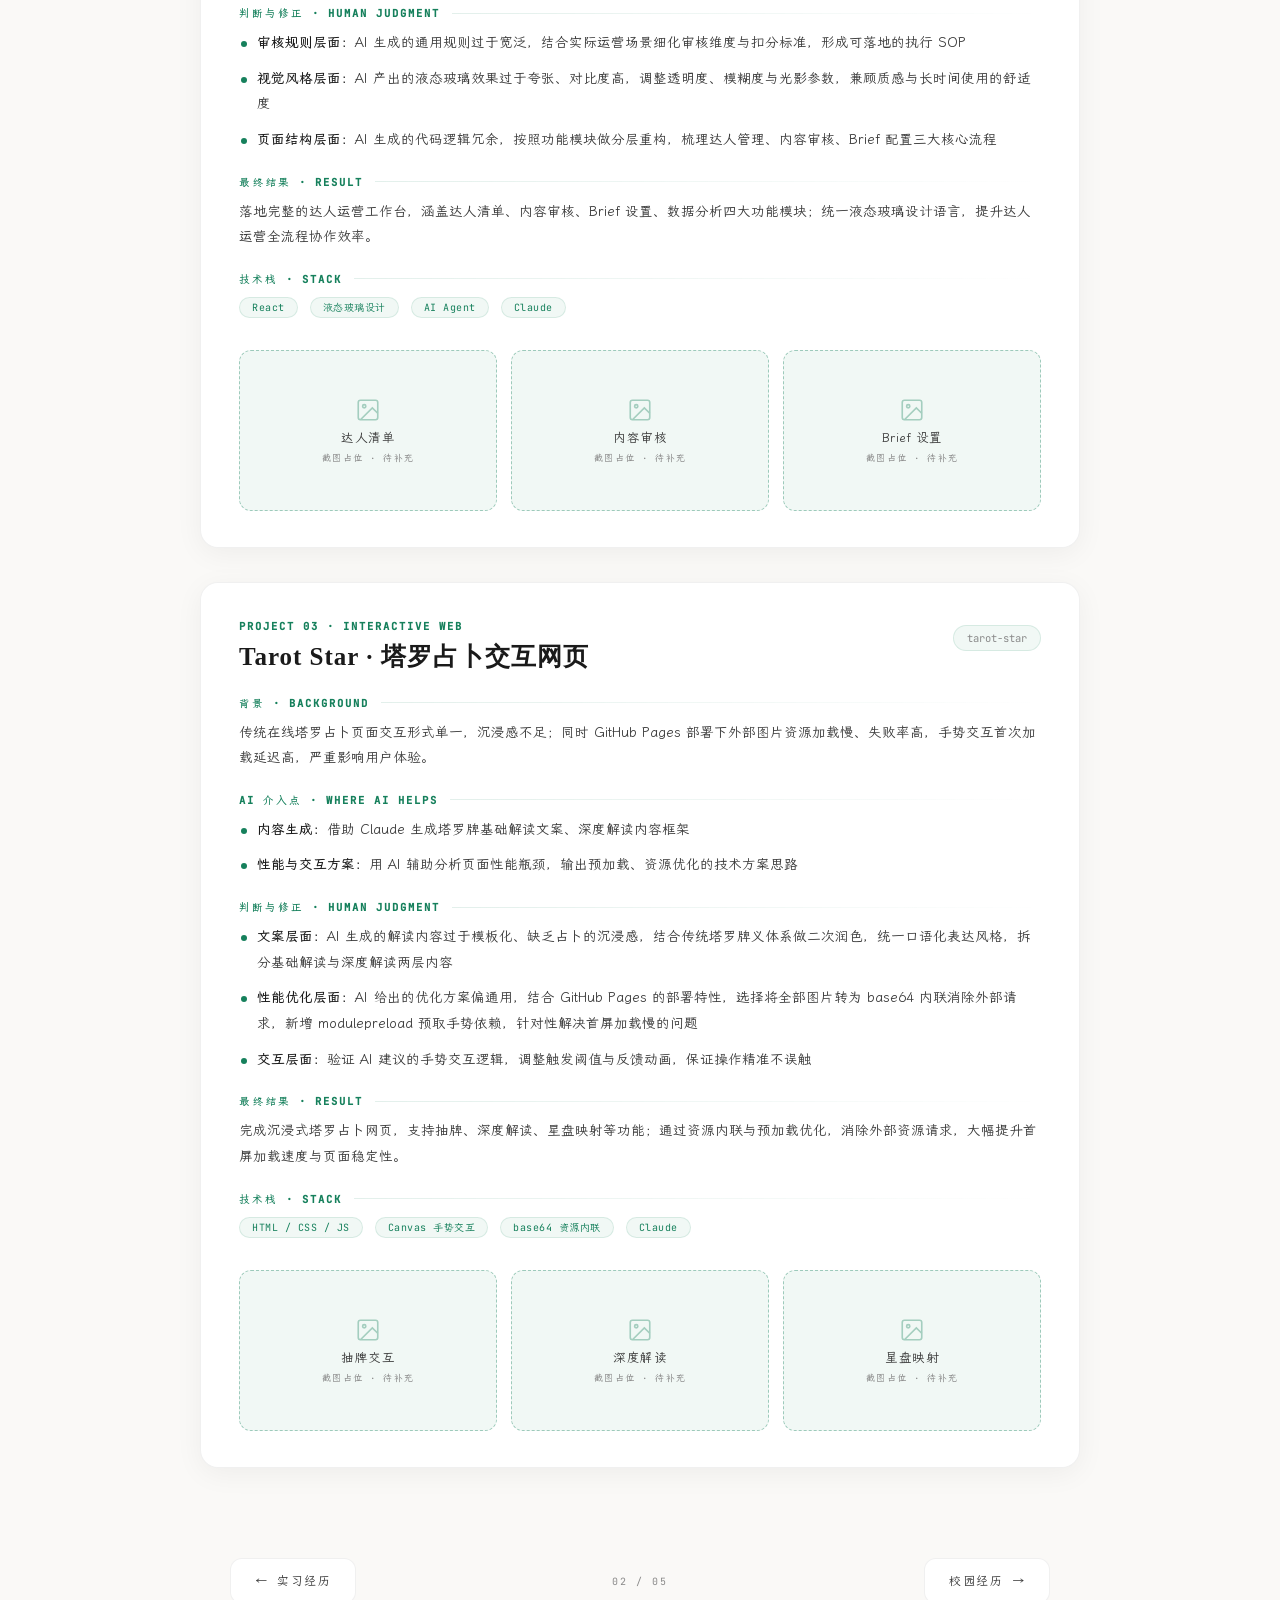
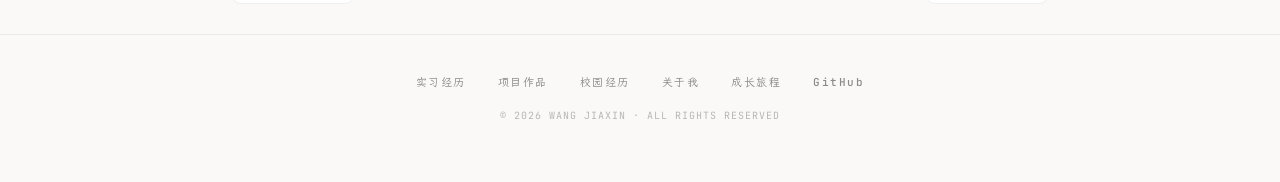
<file: projects.html>
<!DOCTYPE html>
<html lang="zh-CN">
<head>
  <meta charset="UTF-8">
  <meta name="viewport" content="width=device-width, initial-scale=1.0">
  <title>项目作品 — 王佳欣</title>
  <link href="fonts/local-a49ae44d.css" rel="stylesheet">
  <link href="fonts/local-511fb728.css" rel="stylesheet">
  <style>
    /* ===== 全局变量 ===== */
    :root {
      --klein: #16805c;
      --klein-rgb: 22, 128, 92;
      --klein-light: rgba(22,128,92,0.06);
      --klein-mid: rgba(22,128,92,0.12);
      --klein-dash: rgba(22,128,92,0.38);
      --klein-glow: rgba(22,128,92,0.1);
      --ph-mid: #e7efeb;
      --ink: #1a1a1a;
      --ink-soft: #3a3a3a;
      --ink-light: #8a8a8a;
      --ink-faint: rgba(0,0,0,0.35);
      --bg: #faf9f7;
      --card: #ffffff;
      --line: rgba(0,0,0,0.06);
      --line-strong: rgba(0,0,0,0.1);
      --font-serif: Georgia, "Times New Roman", "Noto Serif SC", "Songti SC", "STSong", "SimSun", serif;
      --font-mono: "JetBrains Mono", "LXGW WenKai Mono", "Consolas", monospace;
      --font-script: "Caveat", "LXGW WenKai", cursive;
      --font-cn: "LXGW WenKai", "Hanken Grotesk", "PingFang SC", "Microsoft YaHei", sans-serif;
    }

    /* ===== 全局重置 ===== */
    * { margin: 0; padding: 0; box-sizing: border-box; }
    html { scroll-behavior: smooth; }
    body {
      background: var(--bg);
      color: var(--ink);
      font-family: var(--font-cn);
      overflow-x: hidden;
      -webkit-font-smoothing: antialiased;
    }
    a { color: inherit; text-decoration: none; }
    button { font-family: inherit; cursor: pointer; }
    img { max-width: 100%; display: block; }

    /* ===== 页面通用布局 ===== */
    .page-wrap { max-width: 1200px; margin: 0 auto; padding: 0 40px; }
    .page-header { text-align: center; padding: 110px 0 30px; }
    .page-eyebrow {
      font-family: var(--font-mono); font-size: 11px; font-weight: 500;
      letter-spacing: 3px; text-transform: uppercase; color: var(--klein); margin-bottom: 16px;
    }
    .page-title {
      font-family: var(--font-serif); font-size: 56px; font-weight: 600;
      color: var(--ink); letter-spacing: 4px; margin-bottom: 16px; line-height: 1.1;
    }
    .page-subtitle {
      font-family: var(--font-script); font-size: 24px; font-style: italic;
      color: var(--ink-light); margin-bottom: 10px;
    }
    .page-desc { font-size: 14px; color: var(--ink-light); max-width: 520px; margin: 0 auto; line-height: 1.8; }

    /* ===== 返回首页按钮 ===== */
    .back-home {
      position: fixed; top: 28px; left: 32px; z-index: 100;
      display: inline-flex; align-items: center; gap: 8px;
      font-family: var(--font-mono); font-size: 11px; font-weight: 500;
      letter-spacing: 1.5px; text-transform: uppercase; color: var(--ink-soft);
      background: rgba(255,255,255,0.85);
      backdrop-filter: blur(10px); -webkit-backdrop-filter: blur(10px);
      border: 1px solid var(--line); border-radius: 100px;
      padding: 10px 20px; transition: all 0.3s ease;
    }
    .back-home:hover { color: var(--klein); border-color: var(--klein-mid); box-shadow: 0 4px 20px var(--klein-glow); }

    /* ===== 底部上一页/下一页导航 ===== */
    .page-nav {
      display: flex; justify-content: space-between; align-items: center;
      max-width: 900px; margin: 70px auto 30px; padding: 0 40px;
    }
    .page-nav-btn {
      display: inline-flex; align-items: center; gap: 10px;
      font-family: var(--font-mono); font-size: 12px; font-weight: 500;
      letter-spacing: 1.5px; color: var(--ink-soft); background: var(--card);
      border: 1px solid var(--line); border-radius: 12px; padding: 14px 24px;
      transition: all 0.3s ease;
    }
    .page-nav-btn:hover {
      color: var(--klein); border-color: var(--klein-mid);
      box-shadow: 0 6px 24px var(--klein-glow); transform: translateY(-2px);
    }
    .page-nav-center {
      font-family: var(--font-mono); font-size: 10px; letter-spacing: 2px;
      text-transform: uppercase; color: var(--ink-light);
    }

    /* ===== 页脚 ===== */
    .page-footer {
      text-align: center; padding: 40px 0 60px;
      border-top: 1px solid var(--line); margin-top: 30px;
    }
    .footer-links {
      display: flex; justify-content: center; gap: 32px; margin-bottom: 20px; flex-wrap: wrap;
    }
    .footer-links a {
      font-family: var(--font-mono); font-size: 11px; font-weight: 500;
      letter-spacing: 1.5px; color: var(--ink-light); transition: color 0.3s; position: relative;
    }
    .footer-links a::after {
      content: ""; position: absolute; left: 0; bottom: -4px; width: 0; height: 1px;
      background: var(--klein); transition: width 0.3s;
    }
    .footer-links a:hover { color: var(--klein); }
    .footer-links a:hover::after { width: 100%; }
    .footer-copy {
      font-family: var(--font-mono); font-size: 10px; letter-spacing: 1px;
      color: var(--ink-light); opacity: 0.6;
    }

    /* ===== 内容区 ===== */
    .content-section { padding: 30px 0 20px; }
    .content-list {
      max-width: 880px; margin: 0 auto;
      display: flex; flex-direction: column; gap: 34px;
    }

    /* ===== 项目卡片（3D 倾斜） ===== */
    .card-3d {
      background: var(--card);
      border: 1px solid var(--line);
      border-radius: 18px;
      padding: 36px 38px;
      box-shadow: 0 6px 28px rgba(0,0,0,0.05);
      position: relative;
      will-change: transform;
    }
    .proj-top {
      display: flex; align-items: flex-start; justify-content: space-between;
      gap: 14px; flex-wrap: wrap; margin-bottom: 20px;
    }
    .proj-kicker {
      font-family: var(--font-mono); font-size: 10.5px; font-weight: 600;
      letter-spacing: 2px; text-transform: uppercase; color: var(--klein); margin-bottom: 8px;
    }
    .card-title {
      font-family: var(--font-serif); font-size: 25px; font-weight: 600;
      color: var(--ink); letter-spacing: 1px; line-height: 1.3;
    }
    .repo-badge {
      font-family: var(--font-mono); font-size: 10.5px; color: var(--ink-light);
      background: var(--klein-light); border: 1px solid var(--klein-mid);
      border-radius: 100px; padding: 5px 13px; white-space: nowrap; margin-top: 6px;
    }
    .proj-sec { margin-top: 22px; }
    .proj-sec-label {
      display: flex; align-items: center; gap: 12px;
      font-family: var(--font-mono); font-size: 10.5px; font-weight: 600;
      letter-spacing: 2px; text-transform: uppercase; color: var(--klein); margin-bottom: 10px;
    }
    .proj-sec-label::after {
      content: ""; flex: 1; height: 1px;
      background: linear-gradient(90deg, var(--klein-mid), transparent);
    }
    .proj-sec p { font-size: 13.5px; line-height: 1.9; color: var(--ink-soft); }
    .dot-list { list-style: none; }
    .dot-list li {
      position: relative; padding-left: 18px; margin-bottom: 10px;
      font-size: 13.5px; line-height: 1.9; color: var(--ink-soft);
    }
    .dot-list li:last-child { margin-bottom: 0; }
    .dot-list li::before {
      content: ""; position: absolute; left: 2px; top: 11px;
      width: 6px; height: 6px; border-radius: 50%; background: var(--klein);
    }
    .dot-list b { color: var(--ink); font-weight: 600; }
    .tech-tags { margin-top: 4px; }
    .tech-tag {
      display: inline-block; font-family: var(--font-mono); font-size: 10px;
      color: var(--klein); background: var(--klein-light); border: 1px solid var(--klein-mid);
      border-radius: 100px; padding: 3px 12px; margin: 0 6px 6px 0; letter-spacing: 0.5px;
    }

    /* ===== 截图占位 ===== */
    .shot-grid {
      display: grid; grid-template-columns: repeat(3, 1fr);
      gap: 14px; margin-top: 26px;
    }
    .shot-slot {
      border: 1.5px dashed var(--klein-dash); border-radius: 12px;
      aspect-ratio: 16 / 10; background: var(--klein-light);
      display: flex; flex-direction: column; align-items: center; justify-content: center;
      gap: 7px; padding: 10px; transition: all 0.3s ease;
    }
    .shot-slot:hover {
      transform: translateY(-3px);
      box-shadow: 0 10px 24px var(--klein-glow);
      border-color: var(--klein);
    }
    .shot-slot svg { width: 26px; height: 26px; opacity: 0.35; stroke: var(--klein); }
    .shot-name { font-size: 12.5px; color: var(--ink-soft); letter-spacing: 0.5px; }
    .shot-hint {
      font-family: var(--font-mono); font-size: 9px; letter-spacing: 1.5px;
      color: var(--ink-light); text-transform: uppercase;
    }

    /* ===== 滚动渐入 ===== */
    .reveal {
      opacity: 0; transform: translateY(26px);
      transition: opacity 0.7s ease, transform 0.7s cubic-bezier(0.2, 0.8, 0.25, 1);
    }
    .reveal.visible { opacity: 1; transform: translateY(0); }

    /* ===== 响应式 ===== */
    @media (max-width: 768px) {
      .page-wrap { padding: 0 20px; }
      .page-header { padding: 90px 0 24px; }
      .page-title { font-size: 38px; letter-spacing: 2px; }
      .page-subtitle { font-size: 19px; }
      .back-home { top: 16px; left: 16px; padding: 8px 14px; font-size: 10px; }
      .content-list { gap: 24px; }
      .card-3d { padding: 26px 22px; }
      .card-title { font-size: 20px; }
      .shot-grid { grid-template-columns: 1fr; gap: 12px; }
      .page-nav { flex-direction: column; gap: 16px; margin: 50px auto 24px; }
      .page-nav-center { order: -1; }
      .footer-links { gap: 18px; }
    }
  </style>
</head>
<body>
  <!-- 返回首页按钮 -->
  <a href="index.html" class="back-home">← BACK HOME</a>

  <!-- 页面标题 -->
  <div class="page-wrap">
    <div class="page-header">
      <div class="page-eyebrow">AI Projects · 2024 — 2026</div>
      <h1 class="page-title">项目作品</h1>
      <p class="page-subtitle">AI is my tool, not the protagonist.</p>
      <p class="page-desc">三个从 0 到 1 的 AI 协作项目 —— AI 负责提效，判断与决策始终在人。</p>
    </div>
  </div>

  <!-- 项目卡片列表 -->
  <section class="content-section">
    <div class="page-wrap">
      <div class="content-list">

        <!-- 项目一：Job Tracker -->
        <article class="card-3d reveal">
          <div class="proj-top">
            <div>
              <div class="proj-kicker">Project 01 · AI Product</div>
              <h2 class="card-title">Job Tracker · AI 求职助手</h2>
            </div>
            <span class="repo-badge">job-tracker-qqmail</span>
          </div>

          <div class="proj-sec">
            <div class="proj-sec-label">背景 · Background</div>
            <p>秋招阶段求职申请分散在邮箱中，投递进度、笔面试通知、拒信信息零散混乱，人工整理效率低且易遗漏，面试准备缺乏针对性的结构化指引。</p>
          </div>

          <div class="proj-sec">
            <div class="proj-sec-label">AI 介入点 · Where AI Helps</div>
            <ul class="dot-list">
              <li><b>邮件分类与信息抽取：</b>调用 Claude（Haiku 模型做邮件初筛分类，Sonnet 模型做结构化信息提取），自动从 Gmail 中识别求职相关邮件，抽取公司、岗位、进度、时间等核心字段</li>
              <li><b>内容生成：</b>基于公司与岗位信息，生成公司文化快照、面试流程拆解、分模块面试准备清单、定制化行为面试题</li>
            </ul>
          </div>

          <div class="proj-sec">
            <div class="proj-sec-label">判断与修正 · Human Judgment</div>
            <ul class="dot-list">
              <li><b>针对 AI 邮件分类的误判问题</b>（非求职邮件混入、状态识别偏差），新增手动编辑状态、删除错误条目功能，同时优化前置过滤规则，降低误判率</li>
              <li><b>针对 AI 生成的面试内容过于泛化的问题</b>，限定输出框架与岗位维度，保留用户自主编辑、保存答案的能力，输出结果仅作为基础素材</li>
              <li><b>针对信息抽取字段不准确的问题</b>，设计字段校验规则，所有抽取结果支持手动修正，不强制覆盖人工判断</li>
            </ul>
          </div>

          <div class="proj-sec">
            <div class="proj-sec-label">最终结果 · Result</div>
            <p>落地完整的求职追踪 Web 应用，包含邮箱自动同步、状态仪表盘、公司快照、面试准备、行为题练习五大模块；实现求职流程全链路结构化管理，大幅降低信息整理成本，支持 Demo 模式直接体验完整流程。</p>
          </div>

          <div class="proj-sec">
            <div class="proj-sec-label">技术栈 · Stack</div>
            <div class="tech-tags">
              <span class="tech-tag">Claude API</span>
              <span class="tech-tag">Gmail 集成</span>
              <span class="tech-tag">Vibe Coding</span>
              <span class="tech-tag">Web App</span>
            </div>
          </div>

          <div class="shot-grid">
            <figure class="shot-slot">
              <svg viewBox="0 0 24 24" fill="none" stroke="currentColor" stroke-width="1.5"><rect x="3" y="3" width="18" height="18" rx="2"/><circle cx="8.5" cy="8.5" r="1.5"/><path d="m21 15-5-5L5 21"/></svg>
              <span class="shot-name">状态仪表盘</span>
              <span class="shot-hint">截图占位 · 待补充</span>
            </figure>
            <figure class="shot-slot">
              <svg viewBox="0 0 24 24" fill="none" stroke="currentColor" stroke-width="1.5"><rect x="3" y="3" width="18" height="18" rx="2"/><circle cx="8.5" cy="8.5" r="1.5"/><path d="m21 15-5-5L5 21"/></svg>
              <span class="shot-name">公司快照</span>
              <span class="shot-hint">截图占位 · 待补充</span>
            </figure>
            <figure class="shot-slot">
              <svg viewBox="0 0 24 24" fill="none" stroke="currentColor" stroke-width="1.5"><rect x="3" y="3" width="18" height="18" rx="2"/><circle cx="8.5" cy="8.5" r="1.5"/><path d="m21 15-5-5L5 21"/></svg>
              <span class="shot-name">面试准备</span>
              <span class="shot-hint">截图占位 · 待补充</span>
            </figure>
          </div>
        </article>

        <!-- 项目二：Content Copilot -->
        <article class="card-3d reveal">
          <div class="proj-top">
            <div>
              <div class="proj-kicker">Project 02 · AI Workbench</div>
              <h2 class="card-title">Content Copilot · 达人管理工作台</h2>
            </div>
            <span class="repo-badge">content-copilot-liquid-glass</span>
          </div>

          <div class="proj-sec">
            <div class="proj-sec-label">背景 · Background</div>
            <p>内容运营团队达人资源分散管理，内容审核标准不统一，Brief 下发效率低，缺少一站式的达人运营工作台，同时需要打造符合品牌调性的液态玻璃视觉风格。</p>
          </div>

          <div class="proj-sec">
            <div class="proj-sec-label">AI 介入点 · Where AI Helps</div>
            <ul class="dot-list">
              <li><b>规则与模板生成：</b>借助 Claude 生成内容审核标准框架、达人 Brief 通用模板、数据指标体系初稿</li>
              <li><b>视觉与代码辅助：</b>用 Figma AI 辅助探索液态玻璃风格的样式方案，用 AI 辅助生成基础页面结构代码</li>
            </ul>
          </div>

          <div class="proj-sec">
            <div class="proj-sec-label">判断与修正 · Human Judgment</div>
            <ul class="dot-list">
              <li><b>审核规则层面：</b>AI 生成的通用规则过于宽泛，结合实际运营场景细化审核维度与扣分标准，形成可落地的执行 SOP</li>
              <li><b>视觉风格层面：</b>AI 产出的液态玻璃效果过于夸张、对比度高，调整透明度、模糊度与光影参数，兼顾质感与长时间使用的舒适度</li>
              <li><b>页面结构层面：</b>AI 生成的代码逻辑冗余，按照功能模块做分层重构，梳理达人管理、内容审核、Brief 配置三大核心流程</li>
            </ul>
          </div>

          <div class="proj-sec">
            <div class="proj-sec-label">最终结果 · Result</div>
            <p>落地完整的达人运营工作台，涵盖达人清单、内容审核、Brief 设置、数据分析四大功能模块；统一液态玻璃设计语言，提升达人运营全流程协作效率。</p>
          </div>

          <div class="proj-sec">
            <div class="proj-sec-label">技术栈 · Stack</div>
            <div class="tech-tags">
              <span class="tech-tag">React</span>
              <span class="tech-tag">液态玻璃设计</span>
              <span class="tech-tag">AI Agent</span>
              <span class="tech-tag">Claude</span>
            </div>
          </div>

          <div class="shot-grid">
            <figure class="shot-slot">
              <svg viewBox="0 0 24 24" fill="none" stroke="currentColor" stroke-width="1.5"><rect x="3" y="3" width="18" height="18" rx="2"/><circle cx="8.5" cy="8.5" r="1.5"/><path d="m21 15-5-5L5 21"/></svg>
              <span class="shot-name">达人清单</span>
              <span class="shot-hint">截图占位 · 待补充</span>
            </figure>
            <figure class="shot-slot">
              <svg viewBox="0 0 24 24" fill="none" stroke="currentColor" stroke-width="1.5"><rect x="3" y="3" width="18" height="18" rx="2"/><circle cx="8.5" cy="8.5" r="1.5"/><path d="m21 15-5-5L5 21"/></svg>
              <span class="shot-name">内容审核</span>
              <span class="shot-hint">截图占位 · 待补充</span>
            </figure>
            <figure class="shot-slot">
              <svg viewBox="0 0 24 24" fill="none" stroke="currentColor" stroke-width="1.5"><rect x="3" y="3" width="18" height="18" rx="2"/><circle cx="8.5" cy="8.5" r="1.5"/><path d="m21 15-5-5L5 21"/></svg>
              <span class="shot-name">Brief 设置</span>
              <span class="shot-hint">截图占位 · 待补充</span>
            </figure>
          </div>
        </article>

        <!-- 项目三：Tarot Star -->
        <article class="card-3d reveal">
          <div class="proj-top">
            <div>
              <div class="proj-kicker">Project 03 · Interactive Web</div>
              <h2 class="card-title">Tarot Star · 塔罗占卜交互网页</h2>
            </div>
            <span class="repo-badge">tarot-star</span>
          </div>

          <div class="proj-sec">
            <div class="proj-sec-label">背景 · Background</div>
            <p>传统在线塔罗占卜页面交互形式单一，沉浸感不足；同时 GitHub Pages 部署下外部图片资源加载慢、失败率高，手势交互首次加载延迟高，严重影响用户体验。</p>
          </div>

          <div class="proj-sec">
            <div class="proj-sec-label">AI 介入点 · Where AI Helps</div>
            <ul class="dot-list">
              <li><b>内容生成：</b>借助 Claude 生成塔罗牌基础解读文案、深度解读内容框架</li>
              <li><b>性能与交互方案：</b>用 AI 辅助分析页面性能瓶颈，输出预加载、资源优化的技术方案思路</li>
            </ul>
          </div>

          <div class="proj-sec">
            <div class="proj-sec-label">判断与修正 · Human Judgment</div>
            <ul class="dot-list">
              <li><b>文案层面：</b>AI 生成的解读内容过于模板化、缺乏占卜的沉浸感，结合传统塔罗牌义体系做二次润色，统一口语化表达风格，拆分基础解读与深度解读两层内容</li>
              <li><b>性能优化层面：</b>AI 给出的优化方案偏通用，结合 GitHub Pages 的部署特性，选择将全部图片转为 base64 内联消除外部请求，新增 modulepreload 预取手势依赖，针对性解决首屏加载慢的问题</li>
              <li><b>交互层面：</b>验证 AI 建议的手势交互逻辑，调整触发阈值与反馈动画，保证操作精准不误触</li>
            </ul>
          </div>

          <div class="proj-sec">
            <div class="proj-sec-label">最终结果 · Result</div>
            <p>完成沉浸式塔罗占卜网页，支持抽牌、深度解读、星盘映射等功能；通过资源内联与预加载优化，消除外部资源请求，大幅提升首屏加载速度与页面稳定性。</p>
          </div>

          <div class="proj-sec">
            <div class="proj-sec-label">技术栈 · Stack</div>
            <div class="tech-tags">
              <span class="tech-tag">HTML / CSS / JS</span>
              <span class="tech-tag">Canvas 手势交互</span>
              <span class="tech-tag">base64 资源内联</span>
              <span class="tech-tag">Claude</span>
            </div>
          </div>

          <div class="shot-grid">
            <figure class="shot-slot">
              <svg viewBox="0 0 24 24" fill="none" stroke="currentColor" stroke-width="1.5"><rect x="3" y="3" width="18" height="18" rx="2"/><circle cx="8.5" cy="8.5" r="1.5"/><path d="m21 15-5-5L5 21"/></svg>
              <span class="shot-name">抽牌交互</span>
              <span class="shot-hint">截图占位 · 待补充</span>
            </figure>
            <figure class="shot-slot">
              <svg viewBox="0 0 24 24" fill="none" stroke="currentColor" stroke-width="1.5"><rect x="3" y="3" width="18" height="18" rx="2"/><circle cx="8.5" cy="8.5" r="1.5"/><path d="m21 15-5-5L5 21"/></svg>
              <span class="shot-name">深度解读</span>
              <span class="shot-hint">截图占位 · 待补充</span>
            </figure>
            <figure class="shot-slot">
              <svg viewBox="0 0 24 24" fill="none" stroke="currentColor" stroke-width="1.5"><rect x="3" y="3" width="18" height="18" rx="2"/><circle cx="8.5" cy="8.5" r="1.5"/><path d="m21 15-5-5L5 21"/></svg>
              <span class="shot-name">星盘映射</span>
              <span class="shot-hint">截图占位 · 待补充</span>
            </figure>
          </div>
        </article>

      </div>
    </div>
  </section>

  <!-- 底部上一页/下一页导航 -->
  <div class="page-nav">
    <a href="internship.html" class="page-nav-btn">← 实习经历</a>
    <span class="page-nav-center">02 / 05</span>
    <a href="campus.html" class="page-nav-btn">校园经历 →</a>
  </div>

  <!-- 页脚 -->
  <footer class="page-footer">
    <div class="footer-links">
      <a href="internship.html">实习经历</a>
      <a href="projects.html">项目作品</a>
      <a href="campus.html">校园经历</a>
      <a href="about.html">关于我</a>
      <a href="journey.html">成长旅程</a>
      <a href="https://github.com/xiaoxin6661" target="_blank" rel="noopener">GitHub</a>
    </div>
    <p class="footer-copy">© 2026 WANG JIAXIN · ALL RIGHTS RESERVED</p>
  </footer>

  <script>
    // ===== 卡片3D倾斜（仅桌面端）=====
    (function() {
      if (window.innerWidth <= 768) return;
      if ('ontouchstart' in window) return;

      const cards = document.querySelectorAll('.card-3d');

      cards.forEach(card => {
        card.style.transformStyle = 'preserve-3d';
        card.style.transition = 'transform 0.5s ease';

        card.addEventListener('mousemove', (e) => {
          const rect = card.getBoundingClientRect();
          const x = (e.clientX - rect.left) / rect.width - 0.5;
          const y = (e.clientY - rect.top) / rect.height - 0.5;
          const rotateY = x * 8;
          const rotateX = -y * 8;
          card.style.transform = 'perspective(1000px) rotateY(' + rotateY + 'deg) rotateX(' + rotateX + 'deg) translateY(-4px) scale(1.02)';
          card.style.transition = 'none';
        });

        card.addEventListener('mouseleave', () => {
          card.style.transform = 'perspective(1000px) rotateY(0) rotateX(0) translateY(0) scale(1)';
          card.style.transition = 'transform 0.5s cubic-bezier(0.2, 0.8, 0.25, 1)';
        });
      });
    })();

    // ===== 自定义光标（仅桌面端）=====
    (function() {
      if (window.innerWidth <= 768) return;
      if ('ontouchstart' in window) return;

      const ACCENT = '#16805c';
      const AR = 22, AG = 128, AB = 92;
      const HOVER_SELECTOR = 'a, button, .card-3d, .shot-slot';

      const canvas = document.createElement('canvas');
      canvas.style.cssText = 'position:fixed;top:0;left:0;width:100%;height:100%;pointer-events:none;z-index:9999;';
      document.body.appendChild(canvas);
      const ctx = canvas.getContext('2d');

      function resize() {
        canvas.width = window.innerWidth;
        canvas.height = window.innerHeight;
      }
      resize();
      window.addEventListener('resize', resize);

      let mouseX = -100, mouseY = -100;
      let cursorX = -100, cursorY = -100;
      const particles = [];
      const MAX_PARTICLES = 60;

      document.addEventListener('mousemove', (e) => {
        mouseX = e.clientX;
        mouseY = e.clientY;
        for (let i = 0; i < 2; i++) {
          if (particles.length < MAX_PARTICLES) {
            particles.push({
              x: mouseX + (Math.random() - 0.5) * 6,
              y: mouseY + (Math.random() - 0.5) * 6,
              vx: (Math.random() - 0.5) * 1.5,
              vy: (Math.random() - 0.5) * 1.5 - 0.5,
              life: 1,
              decay: 0.02 + Math.random() * 0.02,
              size: Math.random() * 3 + 1.5
            });
          }
        }
      });

      let isHovering = false;
      document.addEventListener('mouseover', (e) => {
        if (e.target.closest(HOVER_SELECTOR)) isHovering = true;
      });
      document.addEventListener('mouseout', (e) => {
        if (e.target.closest(HOVER_SELECTOR)) isHovering = false;
      });

      document.addEventListener('click', (e) => {
        for (let i = 0; i < 16; i++) {
          const angle = Math.random() * Math.PI * 2;
          const speed = 1.5 + Math.random() * 2.5;
          particles.push({
            x: e.clientX, y: e.clientY,
            vx: Math.cos(angle) * speed, vy: Math.sin(angle) * speed,
            life: 1, decay: 0.03 + Math.random() * 0.02,
            size: Math.random() * 2.5 + 1.5
          });
        }
      });

      function animate() {
        ctx.clearRect(0, 0, canvas.width, canvas.height);

        cursorX += (mouseX - cursorX) * 0.15;
        cursorY += (mouseY - cursorY) * 0.15;

        for (let i = particles.length - 1; i >= 0; i--) {
          const p = particles[i];
          p.x += p.vx;
          p.y += p.vy;
          p.vy += 0.02;
          p.life -= p.decay;
          if (p.life <= 0) { particles.splice(i, 1); continue; }
          ctx.beginPath();
          ctx.arc(p.x, p.y, p.size * p.life, 0, Math.PI * 2);
          ctx.fillStyle = 'rgba(' + AR + ',' + AG + ',' + AB + ',' + (p.life * 0.35) + ')';
          ctx.fill();
        }

        const cursorSize = isHovering ? 11 : 5;
        if (isHovering) {
          ctx.beginPath();
          ctx.arc(cursorX, cursorY, cursorSize, 0, Math.PI * 2);
          ctx.strokeStyle = ACCENT;
          ctx.lineWidth = 1.5;
          ctx.stroke();
          ctx.beginPath();
          ctx.arc(cursorX, cursorY, 3, 0, Math.PI * 2);
          ctx.fillStyle = ACCENT;
          ctx.fill();
        } else {
          ctx.beginPath();
          ctx.arc(cursorX, cursorY, cursorSize, 0, Math.PI * 2);
          ctx.fillStyle = ACCENT;
          ctx.fill();
        }

        requestAnimationFrame(animate);
      }
      animate();

      document.body.style.cursor = 'none';
      const style = document.createElement('style');
      style.textContent = 'a, button, .card-3d, .shot-slot { cursor: none !important; }';
      document.head.appendChild(style);
    })();

    // ===== 磁性按钮 =====
    (function() {
      if (window.innerWidth <= 768) return;
      if ('ontouchstart' in window) return;

      const magneticElements = document.querySelectorAll('a:not(.dial-marker), button:not(.dial-marker), .magnetic');
      const MAGNETIC_STRENGTH = 0.2;
      const MAX_DISTANCE = 100;

      magneticElements.forEach(el => {
        el.addEventListener('mousemove', (e) => {
          const rect = el.getBoundingClientRect();
          const centerX = rect.left + rect.width / 2;
          const centerY = rect.top + rect.height / 2;
          const deltaX = e.clientX - centerX;
          const deltaY = e.clientY - centerY;
          const distance = Math.sqrt(deltaX * deltaX + deltaY * deltaY);

          if (distance < MAX_DISTANCE) {
            const strength = (1 - distance / MAX_DISTANCE) * MAGNETIC_STRENGTH;
            el.style.transform = 'translate(' + (deltaX * strength) + 'px, ' + (deltaY * strength) + 'px)';
            el.style.transition = 'none';
          }
        });

        el.addEventListener('mouseleave', () => {
          el.style.transform = 'translate(0, 0)';
          el.style.transition = 'transform 0.4s cubic-bezier(0.2, 0.8, 0.25, 1)';
        });
      });
    })();

    // ===== 滚动渐入 =====
    (function() {
      const items = document.querySelectorAll('.reveal');
      if (!('IntersectionObserver' in window) || items.length === 0) {
        items.forEach(el => el.classList.add('visible'));
        return;
      }
      const observer = new IntersectionObserver((entries) => {
        entries.forEach((entry, i) => {
          if (entry.isIntersecting) {
            setTimeout(() => entry.target.classList.add('visible'), i * 90);
            observer.unobserve(entry.target);
          }
        });
      }, { threshold: 0.08, rootMargin: '0px 0px -40px 0px' });
      items.forEach(el => observer.observe(el));
    })();
  </script>
</body>
</html>
</file>
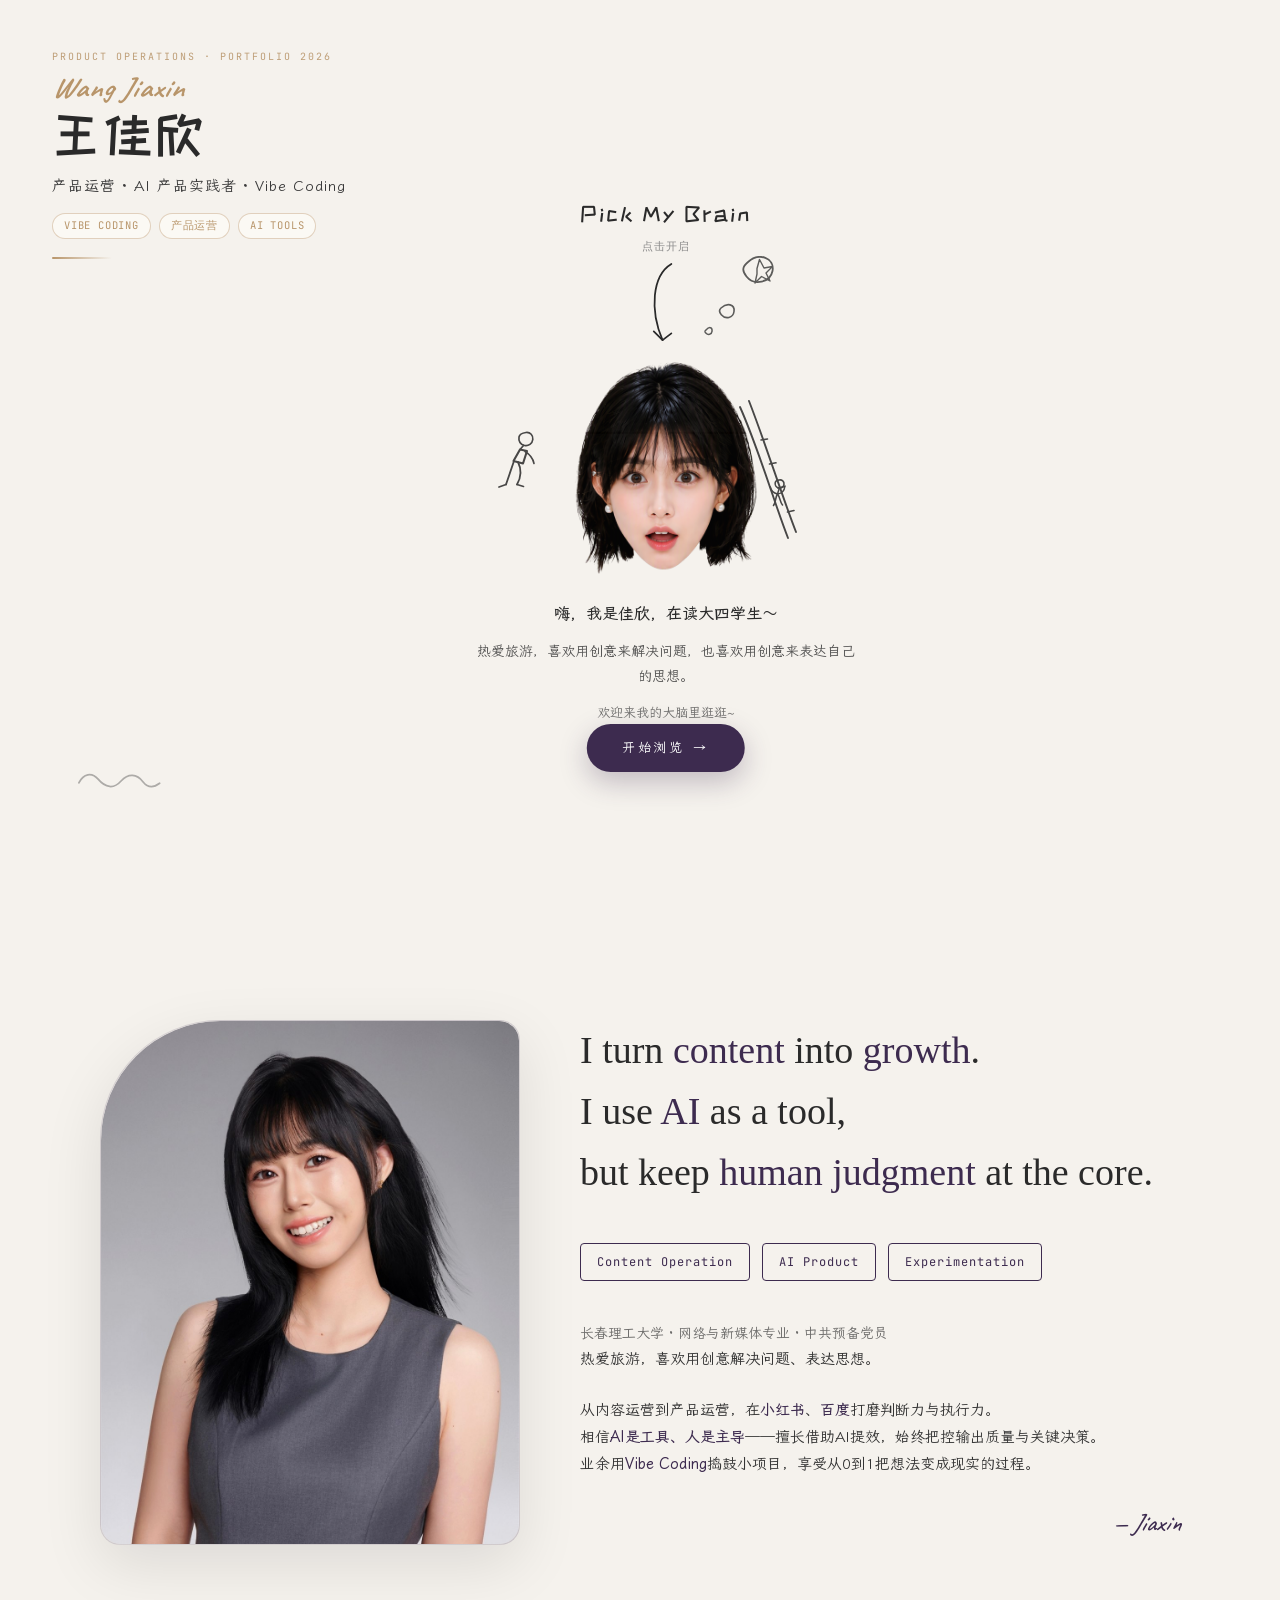
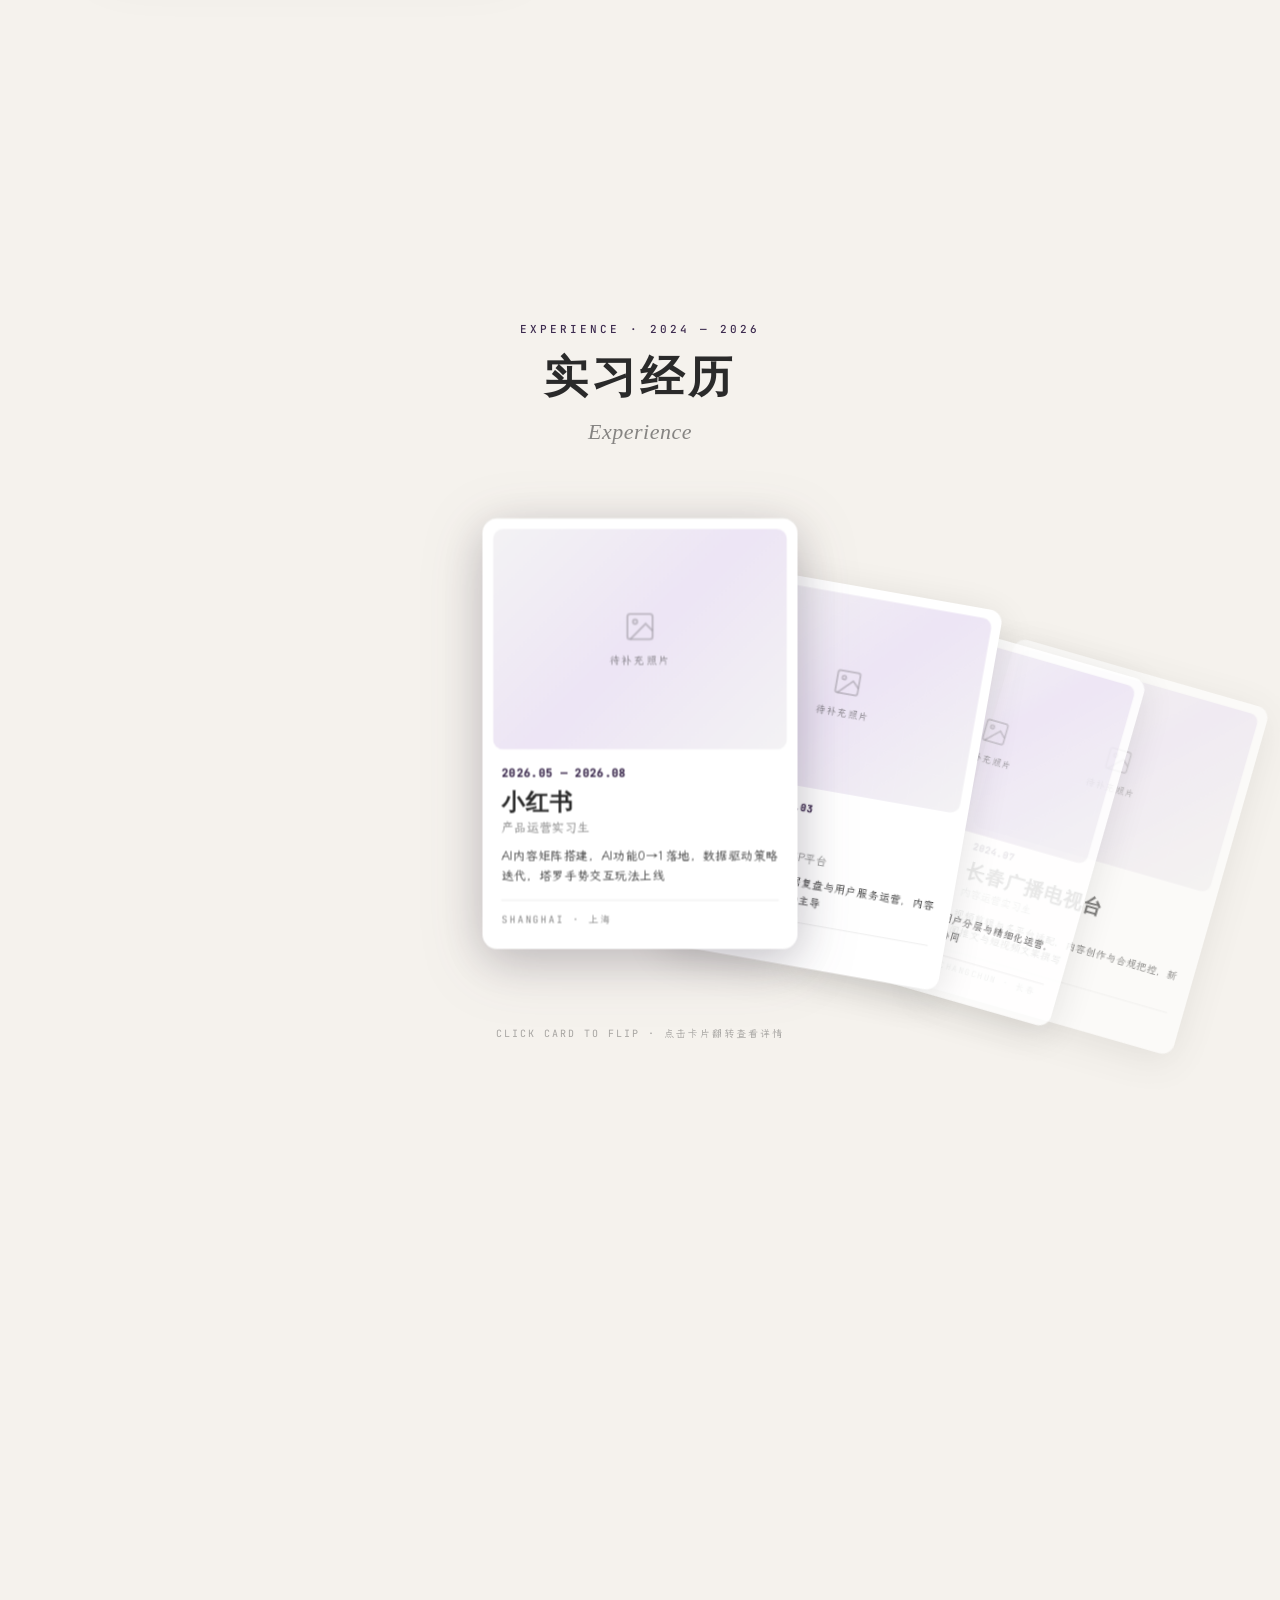
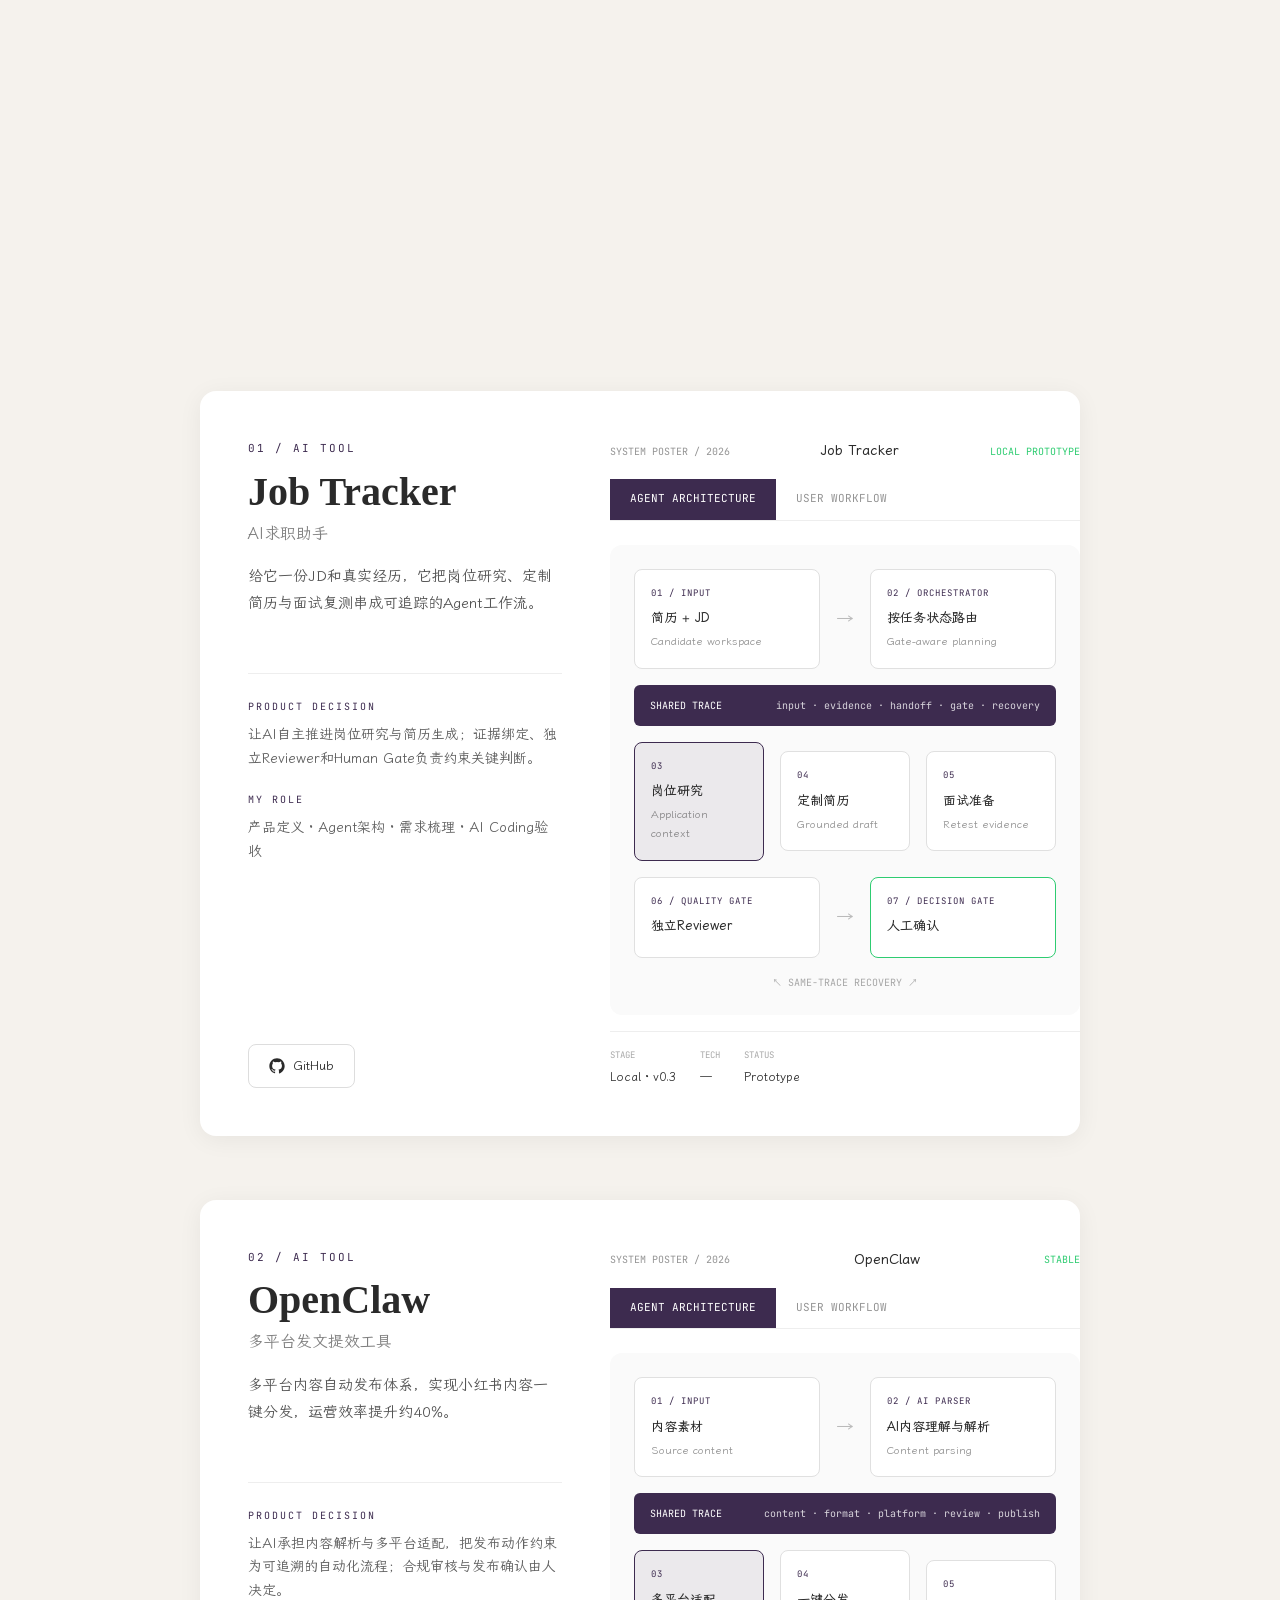
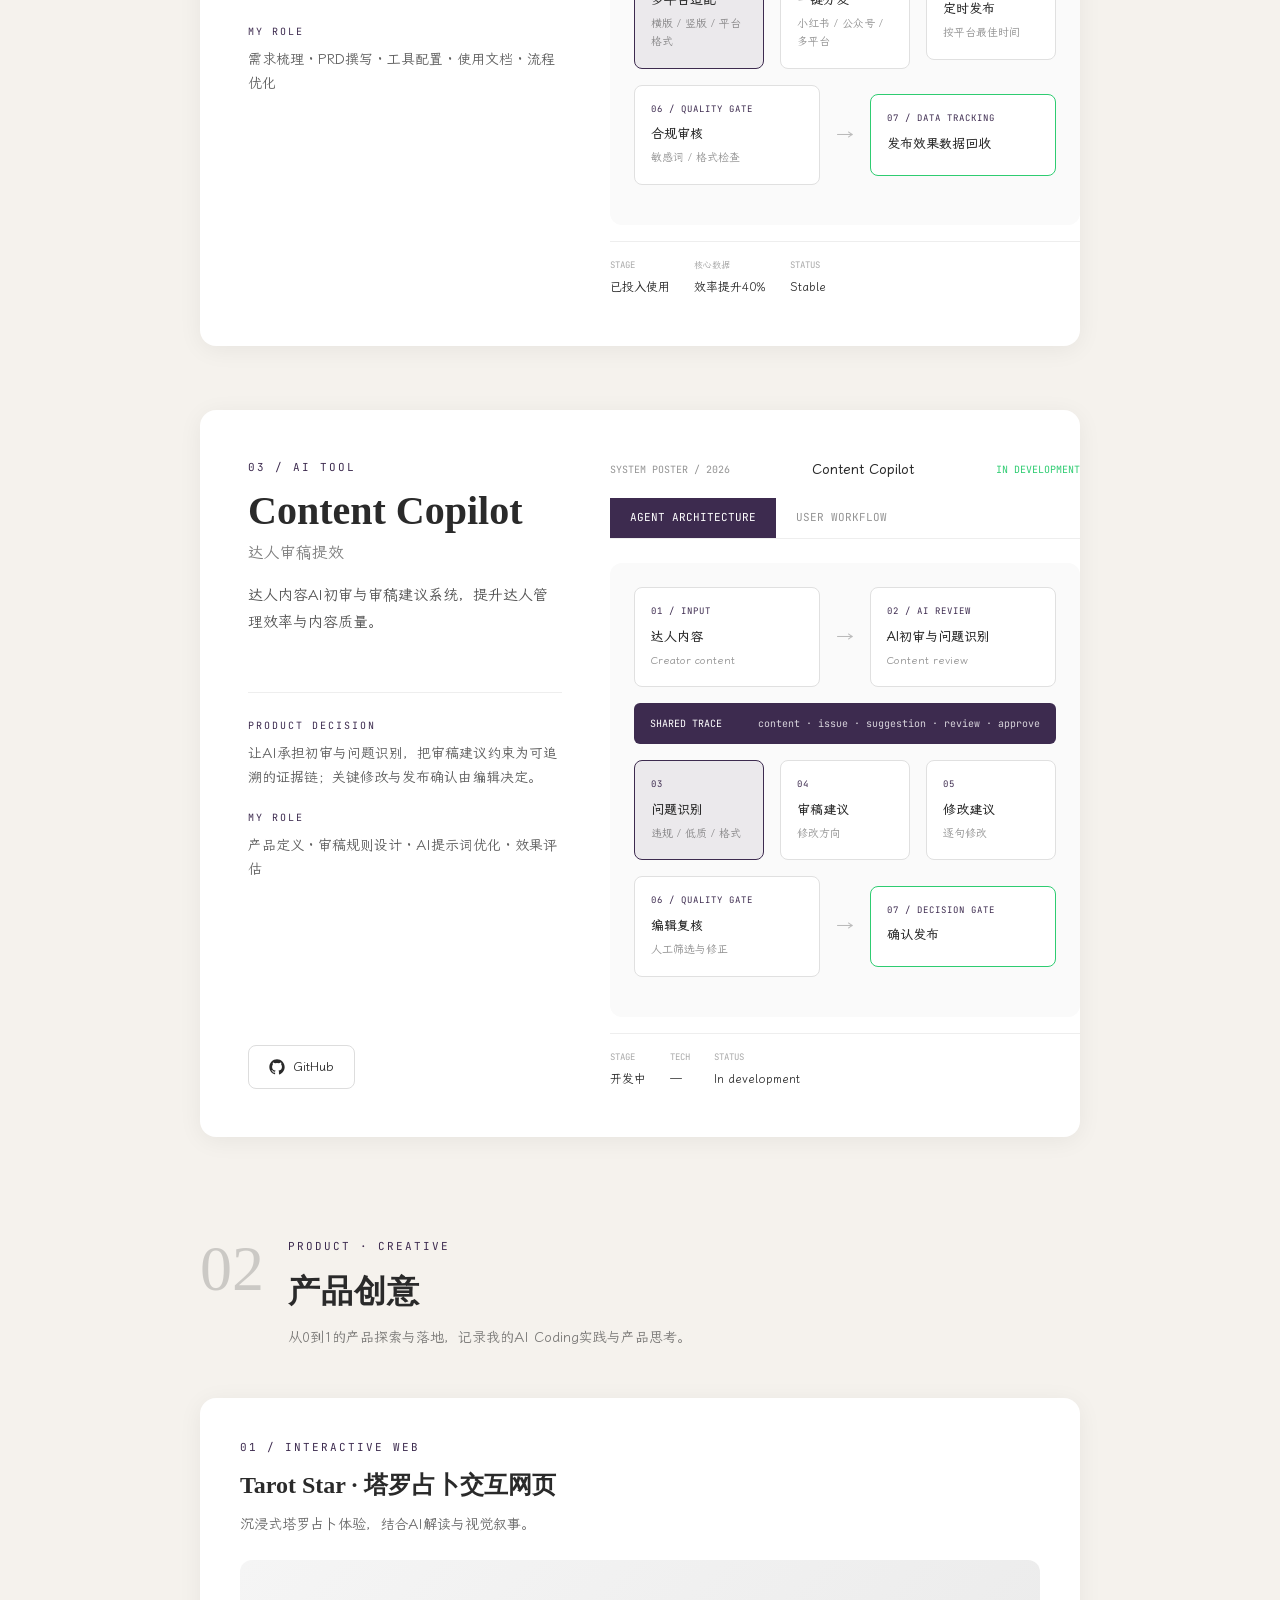
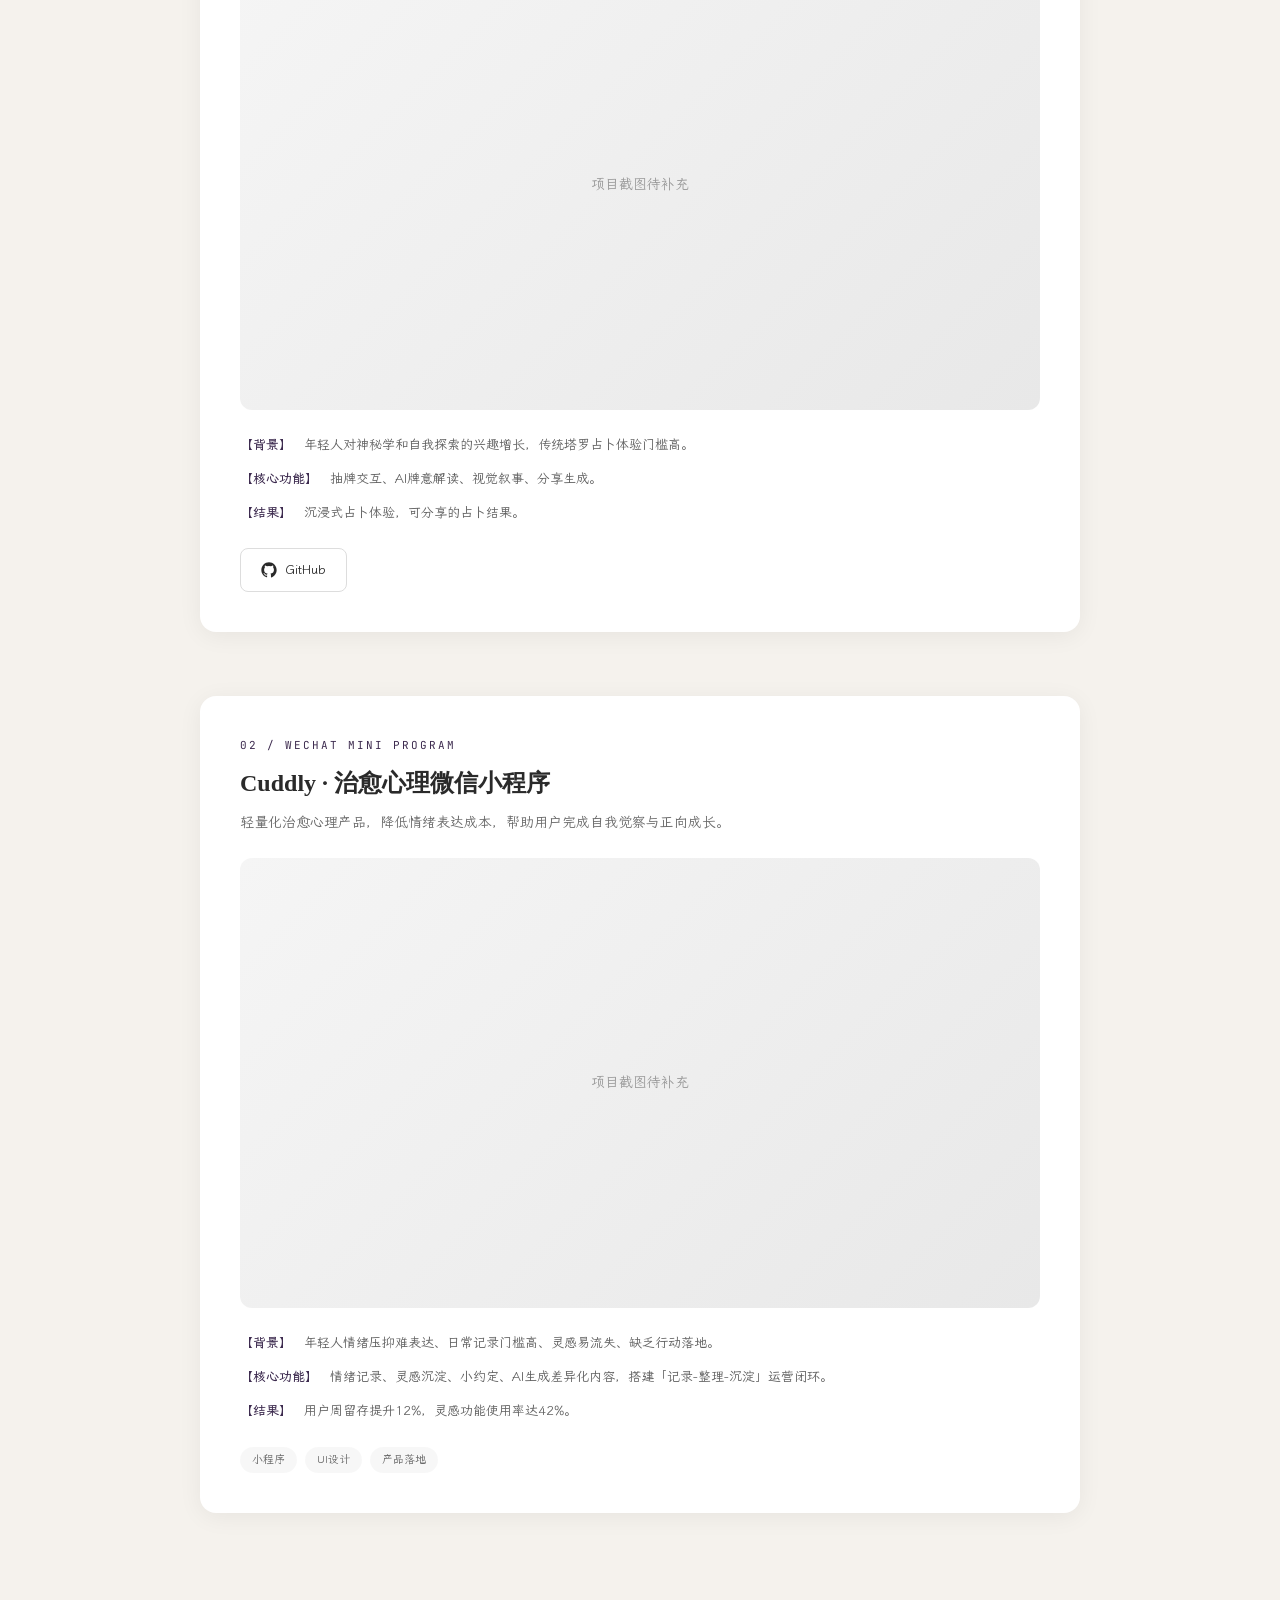
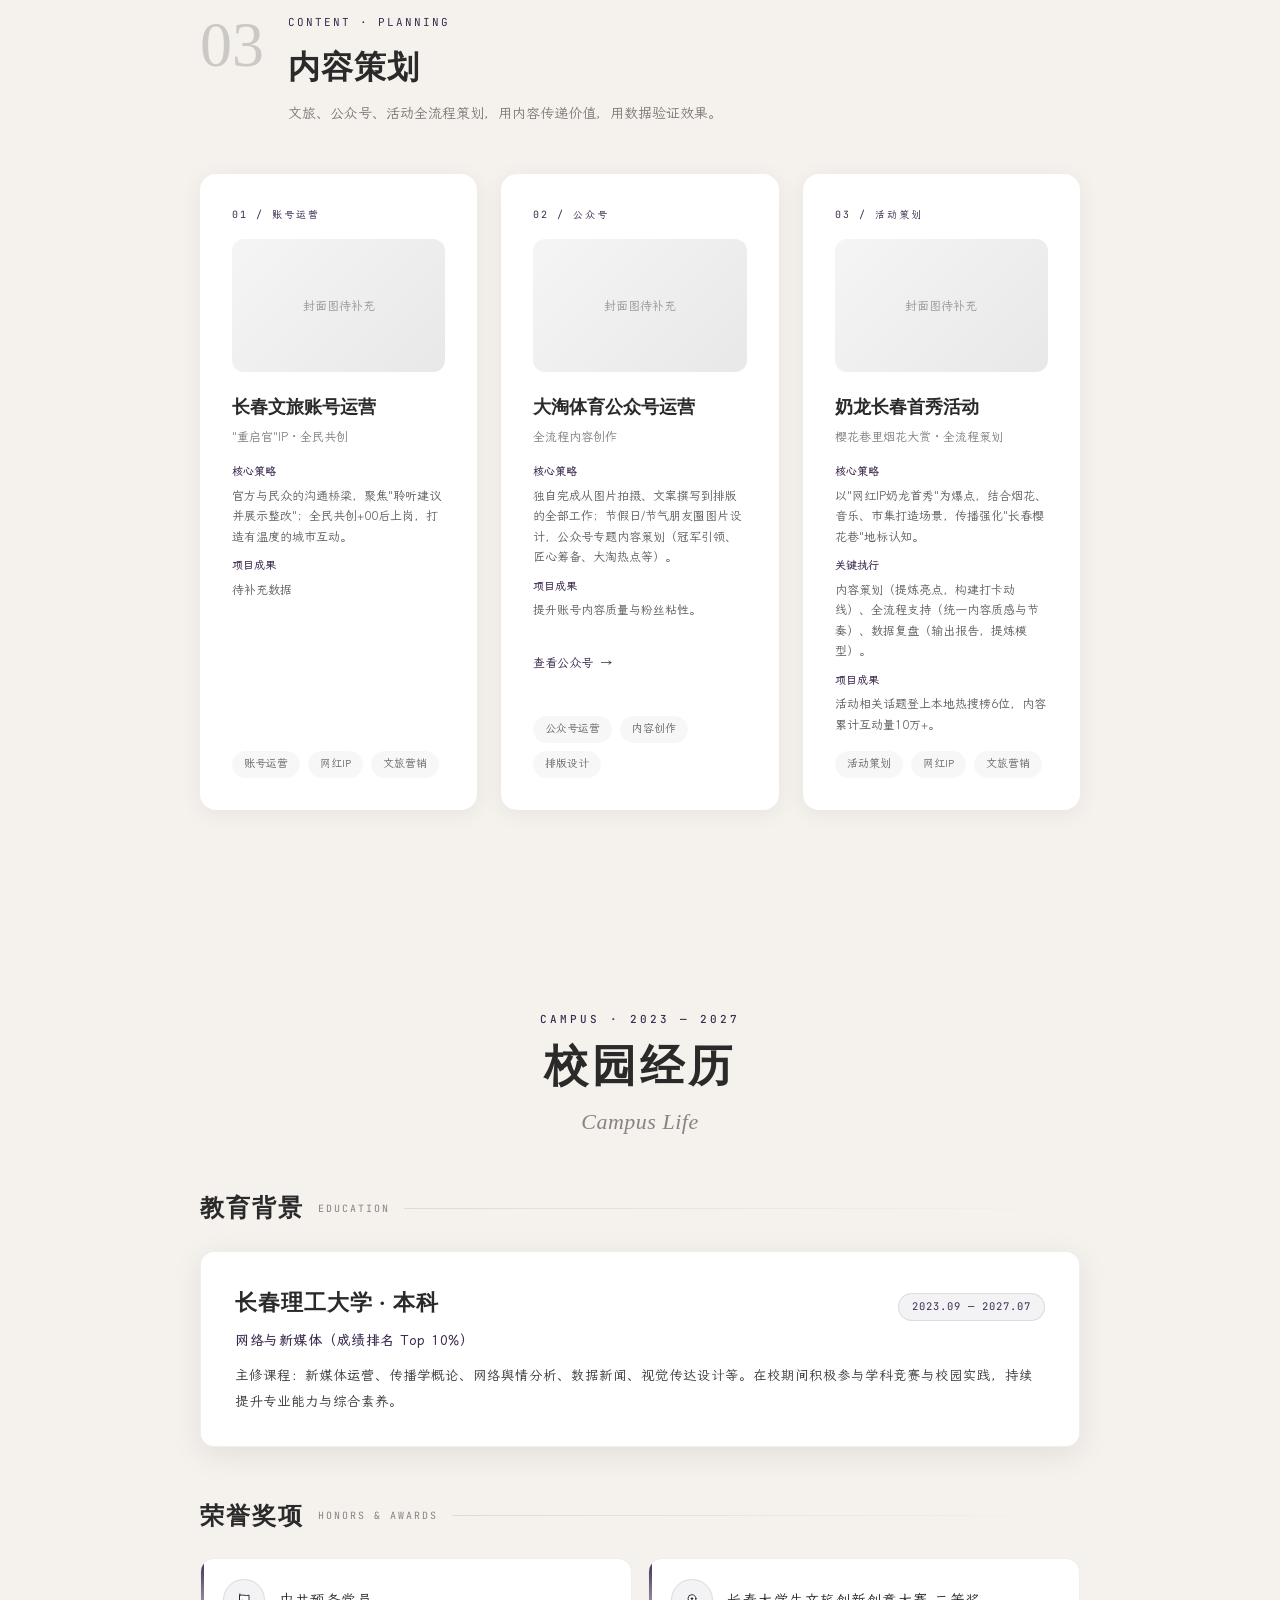
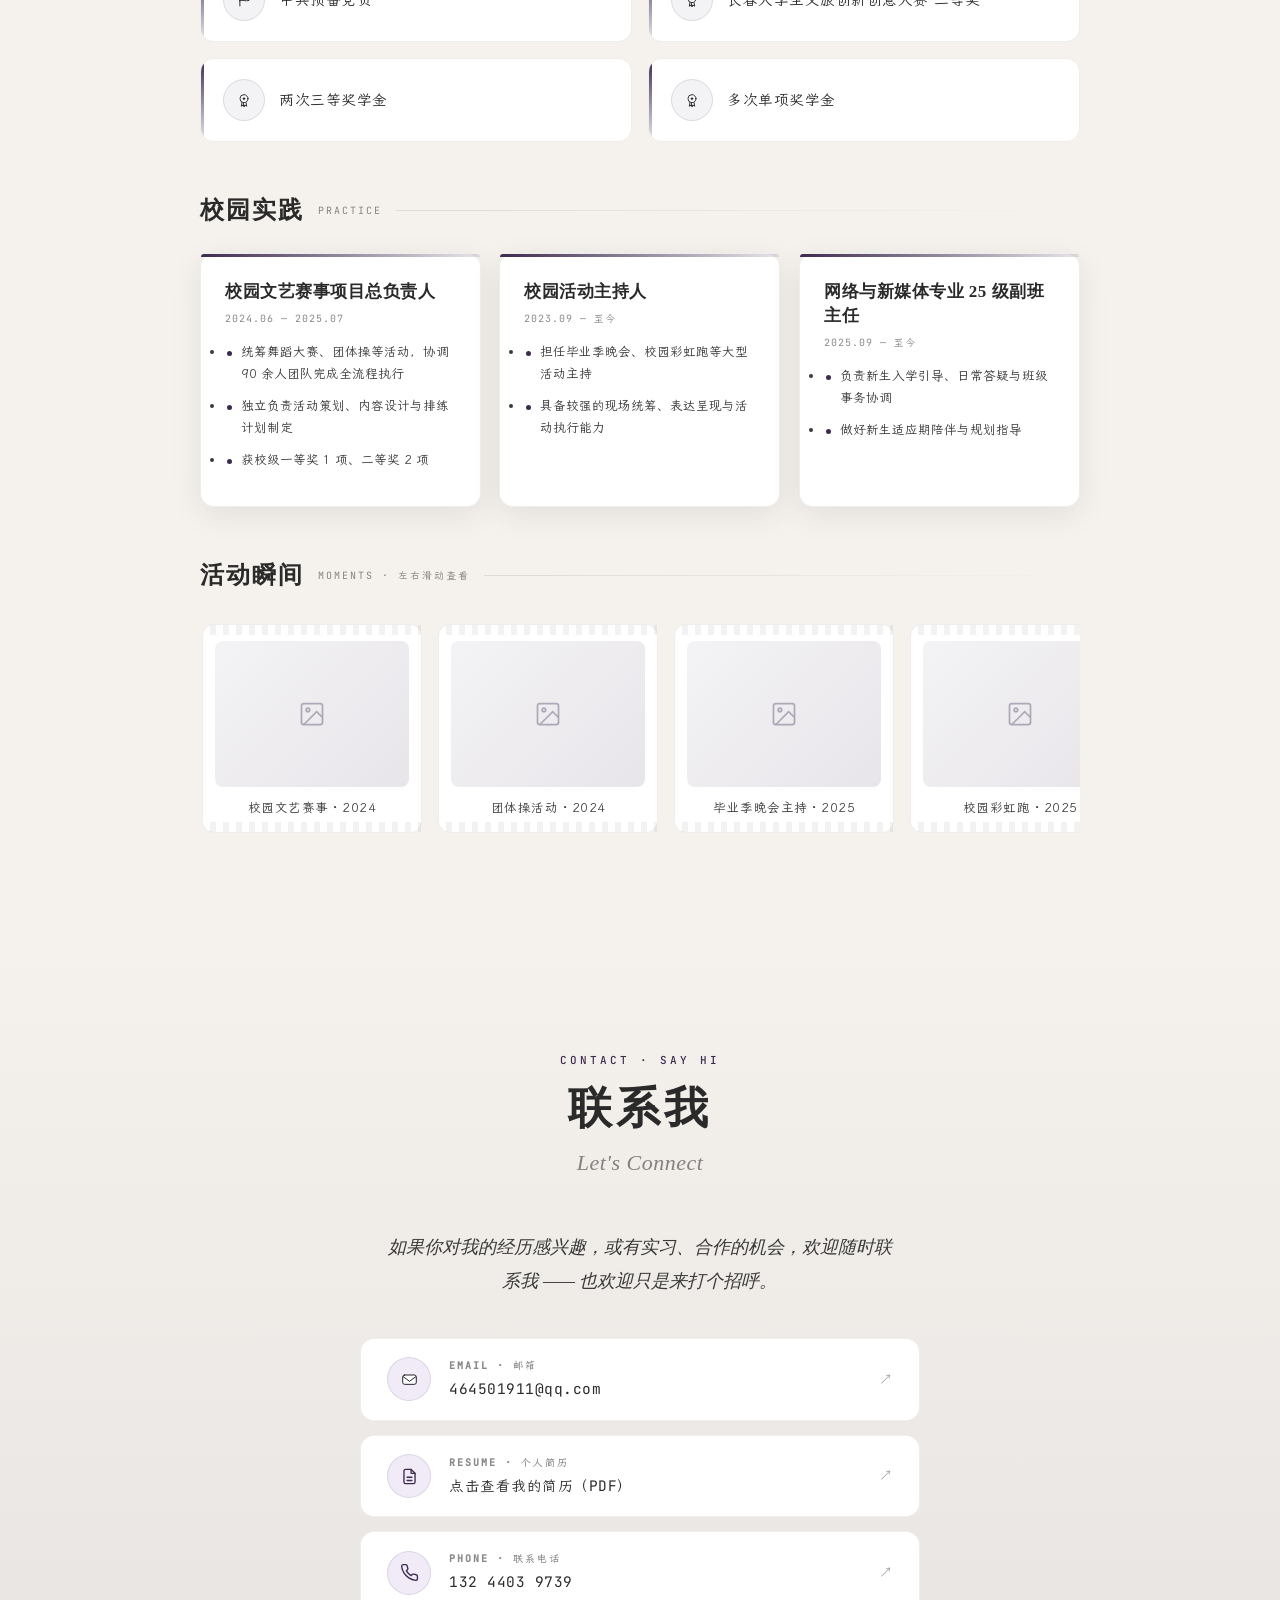
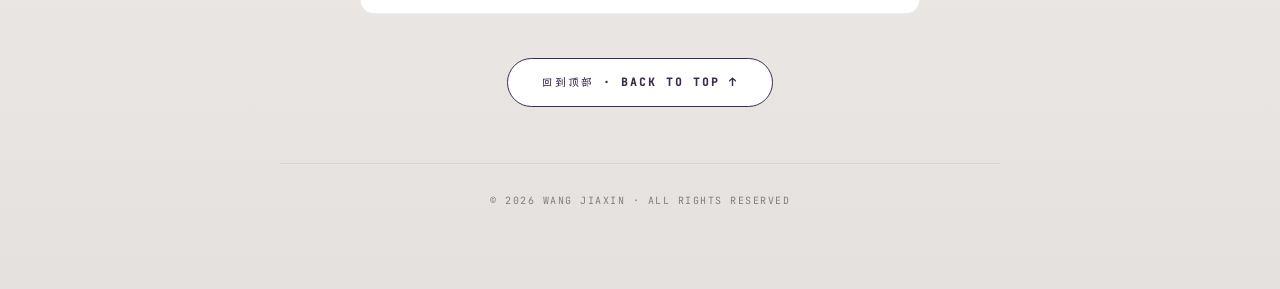
<file: single.html>
<!DOCTYPE html>
<html lang="zh-CN">
<head>
  <meta charset="UTF-8">
  <meta name="viewport" content="width=device-width, initial-scale=1.0">
  <title>王佳欣 · 个人作品集</title>
  <!-- 纯本地字体：Caveat / Hanken Grotesk / JetBrains Mono -->
  <link href="fonts/local-a49ae44d.css" rel="stylesheet">
  <!-- 纯本地字体：LXGW 文楷 -->
  <link href="fonts/local-511fb728.css" rel="stylesheet">
  <style>
    /* ========== 全局变量 ========== */
    :root {
      --klein: #3D2B4F;
      --klein-rgb: 61, 43, 79;
      --klein-light: rgba(61, 43, 79, 0.06);
      --klein-mid: rgba(61, 43, 79, 0.12);
      --klein-dash: rgba(61, 43, 79, 0.38);
      --klein-glow: rgba(61, 43, 79, 0.1);
      --klein-hover: #7B5C9A;
      --ink: #2A2A2A;
      --ink-soft: #3a3a3a;
      --ink-light: rgba(42, 42, 42, 0.55);
      --ink-faint: rgba(0, 0, 0, 0.35);
      --bg: #F5F2ED;
      --card: #ffffff;
      --line: rgba(42, 42, 42, 0.08);
      --line-strong: rgba(0, 0, 0, 0.1);
      /* 思维导图开场区沿用 index.html 的金色点缀 */
      --soft: #8a8a8a;
      --accent: #b8956a;

      --font-serif: "Cormorant Garamond", Georgia, "Times New Roman", "Noto Serif SC", "Songti SC", "STSong", "SimSun", serif;
      --font-mono: "JetBrains Mono", "LXGW WenKai Mono", "Consolas", monospace;
      --font-script: "Caveat", "LXGW WenKai", cursive;
      --font-cn: "LXGW WenKai", "Hanken Grotesk", "PingFang SC", "Microsoft YaHei", sans-serif;
    }

    /* ========== 全局重置 ========== */
    * { margin: 0; padding: 0; box-sizing: border-box; }

    html { scroll-behavior: smooth; }

    body {
      background: var(--bg);
      color: var(--ink);
      font-family: var(--font-cn);
      font-size: 16px;
      line-height: 1.7;
      -webkit-font-smoothing: antialiased;
      overflow-x: hidden;
    }

    /* ========== 字体工具类 ========== */
    .font-serif { font-family: var(--font-serif); }
    .font-mono  { font-family: var(--font-mono); }
    .font-script { font-family: var(--font-script); }

    /* ========== 区块框架 ========== */
    section {
      position: relative;
      min-height: 100vh;
      padding: 120px 24px 80px;
      scroll-margin-top: 64px;
    }

    /* 临时占位标记（后续步骤填充内容时移除） */
    .ph {
      position: absolute;
      top: 50%; left: 50%;
      -webkit-transform: translate(-50%, -50%);
      transform: translate(-50%, -50%);
      font-family: var(--font-mono);
      font-size: 13px;
      letter-spacing: 2px;
      color: var(--ink-light);
      text-align: center;
      white-space: nowrap;
    }
    .ph b { color: var(--klein); font-weight: 500; }

    /* ========== 顶部固定导航栏 ========== */
    #topNav {
      position: fixed;
      top: 0; left: 0; right: 0;
      z-index: 100;
      display: -webkit-box;
      display: flex;
      -webkit-box-pack: center;
      justify-content: center;
      padding: 0 24px;
      height: 60px;
      background: rgba(245, 242, 237, 0.72);
      -webkit-backdrop-filter: blur(14px);
      backdrop-filter: blur(14px);
      border-bottom: 1px solid var(--line);
      opacity: 0;
      pointer-events: none;
      -webkit-transform: translateY(-100%);
      transform: translateY(-100%);
      -webkit-transition: opacity 0.45s ease, -webkit-transform 0.45s ease;
      transition: opacity 0.45s ease, transform 0.45s ease;
    }
    #topNav.nav-visible {
      opacity: 1;
      pointer-events: auto;
      -webkit-transform: translateY(0);
      transform: translateY(0);
    }
    .nav-inner {
      width: 100%;
      max-width: 960px;
      display: -webkit-box;
      display: flex;
      -webkit-box-align: center;
      align-items: center;
      -webkit-box-pack: justify;
      justify-content: space-between;
    }
    .nav-logo {
      font-family: var(--font-mono);
      font-size: 14px;
      font-weight: 700;
      letter-spacing: 2px;
      color: var(--ink);
      text-decoration: none;
    }
    .nav-logo span { color: var(--klein); }
    .nav-links {
      display: -webkit-box;
      display: flex;
      gap: 6px;
      list-style: none;
    }
    .nav-links a {
      position: relative;
      display: block;
      padding: 8px 14px;
      font-size: 14px;
      color: var(--ink);
      text-decoration: none;
      -webkit-transition: color 0.3s ease;
      transition: color 0.3s ease;
    }
    .nav-links a::after {
      content: "";
      position: absolute;
      left: 14px; right: 14px;
      bottom: 4px;
      height: 1.5px;
      background: var(--klein);
      -webkit-transform: scaleX(0);
      transform: scaleX(0);
      -webkit-transform-origin: left;
      transform-origin: left;
      -webkit-transition: -webkit-transform 0.3s ease;
      transition: transform 0.3s ease;
    }
    .nav-links a:hover { color: var(--klein-hover); }
    .nav-links a.active { color: var(--klein); }
    .nav-links a:hover::after,
    .nav-links a.active::after { -webkit-transform: scaleX(1); transform: scaleX(1); }

    /* ==========================================================
       #mindmap 开场思维导图（自 index.html 同构复制）
       ========================================================== */
    #mindmap { overflow: hidden; padding: 0; }

    /* ---- 左上角 Hero 个人介绍区（限制在开场区块内）---- */
    .hero-corner {
      position: absolute;
      top: 48px;
      left: 52px;
      z-index: 10;
      pointer-events: none;
      opacity: 0;
      -webkit-animation: heroFadeIn 1s ease 0.3s forwards;
      animation: heroFadeIn 1s ease 0.3s forwards;
    }
    @-webkit-keyframes heroFadeIn { to { opacity: 1; } }
    @keyframes heroFadeIn { to { opacity: 1; } }
    .hero-corner .hero-name {
      font-family: "ZCOOL KuaiLe", "ZCOOL XiaoWei", cursive;
      font-size: 52px;
      font-weight: 400;
      letter-spacing: 4px;
      color: var(--ink);
      line-height: 1.1;
    }
    .hero-corner .hero-name .latin {
      font-family: "Caveat", cursive;
      font-size: 0.55em;
      color: var(--accent);
      font-style: italic;
      font-weight: 700;
      letter-spacing: 1px;
      display: block;
      margin-bottom: 2px;
    }
    .hero-corner .hero-subtitle {
      font-family: "LXGW WenKai", "ZCOOL XiaoWei", "PingFang SC", sans-serif;
      font-size: 15px;
      color: var(--ink-soft);
      margin-top: 10px;
      letter-spacing: 1px;
    }
    .hero-corner .hero-tags {
      display: -webkit-box;
      display: flex;
      -webkit-flex-wrap: wrap;
      flex-wrap: wrap;
      gap: 8px;
      margin-top: 14px;
      max-width: 280px;
    }
    .hero-corner .hero-tag {
      font-family: "JetBrains Mono", monospace;
      font-size: 10.5px;
      letter-spacing: 0.8px;
      color: var(--accent);
      border: 1px solid rgba(184, 149, 106, 0.4);
      border-radius: 999px;
      padding: 3px 11px;
      background: rgba(255, 253, 248, 0.6);
    }
    .hero-corner .hero-line {
      width: 60px;
      height: 2px;
      background: -webkit-linear-gradient(left, var(--accent), transparent);
      background: linear-gradient(90deg, var(--accent), transparent);
      margin-top: 18px;
      border-radius: 2px;
    }

    /* ---- 手绘涂鸦背景层（喜茶风，限制在开场区块内）---- */
    #doodle-scene {
      position: absolute;
      inset: 0;
      z-index: 1;
      pointer-events: none;
      overflow: hidden;
    }
    #doodle-scene .dood {
      position: absolute;
      color: var(--ink);
      opacity: 0;
      -webkit-animation: doodFade 0.9s ease forwards;
      animation: doodFade 0.9s ease forwards;
    }
    #doodle-scene .dood svg { display: block; }
    @-webkit-keyframes doodFade { to { opacity: var(--op, 0.85); } }
    @keyframes doodFade { to { opacity: var(--op, 0.85); } }
    /* 头像展开时淡化涂鸦，避免与神经元气泡抢视线 */
    body.open #doodle-scene {
      opacity: 0.15;
      -webkit-transition: opacity 0.35s ease;
      transition: opacity 0.35s ease;
    }

    /* ---- the head 人物大头 ---- */
    #head {
      position: absolute;
      left: 52%;
      top: 52%;
      -webkit-transform: translate(-50%, -50%);
      transform: translate(-50%, -50%);
      z-index: 4;
      text-align: center;
      cursor: pointer;
    }
    #head .skull {
      position: relative;
      width: 212px;
      height: 212px;
      margin: 0 auto;
      -webkit-transition: -webkit-transform 0.9s cubic-bezier(0.2, 0.85, 0.25, 1);
      transition: transform 0.9s cubic-bezier(0.2, 0.85, 0.25, 1);
      z-index: 3;
    }
    #head .layer {
      position: absolute;
      inset: 0;
      width: 100%;
      height: 100%;
      -o-object-fit: contain;
      object-fit: contain;
      display: block;
      -webkit-user-drag: none;
      user-select: none;
      pointer-events: none;
    }
    #head .base { z-index: 1; }
    #head .lid {
      z-index: 2;
      -webkit-transform-origin: 80% 34.5%;
      transform-origin: 80% 34.5%; /* 铰链：头盖边缘的角 */
      -webkit-transition: -webkit-transform 1s cubic-bezier(0.55, 0, 0.2, 1);
      transition: transform 1s cubic-bezier(0.55, 0, 0.2, 1);
    }
    body.open #head .lid { -webkit-transform: rotate(125deg); transform: rotate(125deg); }
    #head .hint {
      position: absolute;
      bottom: calc(100% + 14px);
      left: 50%;
      -webkit-transform: translateX(-50%);
      transform: translateX(-50%);
      z-index: 5;
      display: -webkit-box;
      display: flex;
      -webkit-box-orient: vertical;
      -webkit-box-direction: normal;
      flex-direction: column;
      -webkit-box-align: center;
      align-items: center;
      text-align: center;
      color: var(--ink);
      -webkit-transition: opacity 0.5s;
      transition: opacity 0.5s;
      white-space: nowrap;
      pointer-events: none;
    }
    body.open #head .hint { opacity: 0; }
    #head .hint .hbig {
      font-family: "ZCOOL KuaiLe", "ZCOOL XiaoWei", cursive;
      font-weight: 400;
      font-size: 22px;
      letter-spacing: 2px;
    }
    #head .hint .hsub {
      font-family: "Hanken Grotesk", system-ui, sans-serif;
      font-weight: 400;
      font-size: 11px;
      color: var(--soft);
      letter-spacing: 1px;
      margin-top: 4px;
    }
    #head .hint .harrow {
      width: 48px;
      height: 88px;
      color: var(--ink);
      margin-top: 4px;
    }
    #head .meta {
      position: absolute;
      top: calc(100% + 26px);
      left: 50%;
      -webkit-transform: translateX(-50%);
      transform: translateX(-50%);
      width: min(380px, 92vw);
      -webkit-transition: opacity 0.5s;
      transition: opacity 0.5s;
    }
    body.open #head .meta { opacity: 0; pointer-events: none; }
    #head .meta .bio {
      font-family: "LXGW WenKai", "ZCOOL XiaoWei", "PingFang SC", sans-serif;
      font-size: 14px;
      color: var(--ink-soft);
      max-width: 380px;
      margin: 0 auto;
      line-height: 1.8;
      text-align: center;
    }
    #head .meta .bio [class*="bio-l"] { display: block; }
    #head .meta .bio .bio-l1 { font-size: 16px; font-weight: 600; color: var(--ink); margin-bottom: 10px; }
    #head .meta .bio .bio-l2 { font-size: 14px; opacity: 0.85; line-height: 1.8; margin-bottom: 12px; }
    #head .meta .bio .bio-em { font-style: normal; font-weight: 500; color: var(--ink); }
    #head .meta .bio .bio-l3 { font-size: 13px; opacity: 0.7; }

    /* ---- 开始浏览按钮 ---- */
    #head .start-btn {
      position: absolute;
      left: 50%;
      top: calc(100% + 150px);
      -webkit-transform: translateX(-50%);
      transform: translateX(-50%);
      z-index: 6;
      display: -webkit-inline-box;
      display: inline-flex;
      -webkit-box-align: center;
      align-items: center;
      gap: 9px;
      padding: 13px 36px;
      background: var(--klein);
      color: #fff;
      font-family: "JetBrains Mono", "LXGW WenKai Mono", monospace;
      font-size: 13px;
      letter-spacing: 2.5px;
      text-decoration: none;
      border-radius: 999px;
      white-space: nowrap;
      cursor: pointer;
      box-shadow: 0 10px 28px rgba(61, 43, 79, 0.28);
      -webkit-transition: -webkit-transform 0.3s ease, box-shadow 0.3s ease, background 0.3s ease;
      transition: transform 0.3s ease, box-shadow 0.3s ease, background 0.3s ease;
    }
    #head .start-btn:hover {
      -webkit-transform: translateX(-50%) translateY(-3px);
      transform: translateX(-50%) translateY(-3px);
      background: var(--klein-hover);
      box-shadow: 0 15px 36px rgba(61, 43, 79, 0.38);
    }
    #head .start-btn .arrow {
      display: inline-block;
      -webkit-transition: -webkit-transform 0.3s ease;
      transition: transform 0.3s ease;
    }
    #head .start-btn:hover .arrow { -webkit-transform: translateX(4px); transform: translateX(4px); }

    /* ---- synapses 神经元触手导航 ---- */
    #head .synapses {
      position: absolute;
      inset: 0;
      z-index: 1;
      pointer-events: none;
    }
    #head .labels {
      position: absolute;
      inset: 0;
      z-index: 5;
      pointer-events: none;
    }
    #head .branch,
    #head .label-branch {
      position: absolute;
      inset: 0;
      -webkit-transform-origin: 50% 50%;
      transform-origin: 50% 50%;
    }
    #head .synapse-svg {
      position: absolute;
      left: 50%;
      top: 50%;
      width: 600px;
      height: 600px;
      -webkit-transform: translate(-50%, -50%);
      transform: translate(-50%, -50%);
      overflow: visible;
    }
    #head .synapse-line {
      fill: none;
      stroke: #c8c4bc;
      stroke-width: 1.3;
      stroke-linecap: round;
      opacity: 0;
      -webkit-transition: opacity 0.2s;
      transition: opacity 0.2s;
    }
    body.open #head .synapse-line { opacity: 0.75; }
    #head .synapse-pulse { fill: var(--accent); opacity: 0; }

    /* ---- 便签气泡造型 ---- */
    #head .synapse-label {
      position: absolute;
      left: 50%;
      top: 50%;
      -webkit-transform: translate(calc(-50% + var(--x)), calc(-50% + var(--y))) scale(0.7);
      transform: translate(calc(-50% + var(--x)), calc(-50% + var(--y))) scale(0.7);
      opacity: 0;
      display: -webkit-box;
      display: flex;
      -webkit-box-orient: vertical;
      -webkit-box-direction: normal;
      flex-direction: column;
      -webkit-box-align: start;
      align-items: flex-start;
      padding: 16px 22px;
      border-radius: var(--radius, 40% 60% 70% 30% / 40% 50% 60% 50%);
      background: var(--card-bg, #f4f3ff);
      text-decoration: none;
      white-space: nowrap;
      pointer-events: none;
      -webkit-transition:
        opacity 0.3s ease,
        -webkit-transform 0.5s cubic-bezier(0.2, 0.8, 0.25, 1.25);
      transition:
        opacity 0.3s ease,
        transform 0.5s cubic-bezier(0.2, 0.8, 0.25, 1.25),
        box-shadow 0.3s ease;
      box-shadow: 0 6px 24px rgba(0, 0, 0, 0.03);
    }
    body.open #head .synapse-label {
      opacity: 1;
      -webkit-transform: translate(calc(-50% + var(--x)), calc(-50% + var(--y))) scale(1);
      transform: translate(calc(-50% + var(--x)), calc(-50% + var(--y))) scale(1);
      pointer-events: auto;
    }
    #head .synapse-label:hover { box-shadow: 0 10px 32px rgba(0, 0, 0, 0.08); }
    #head .synapse-label .title-row {
      display: -webkit-box;
      display: flex;
      -webkit-box-align: center;
      align-items: center;
      gap: 6px;
      font-family: "ZCOOL KuaiLe", "ZCOOL XiaoWei", cursive;
      font-weight: 400;
      font-size: 20px;
      color: var(--ink);
    }
    #head .synapse-label .spark {
      font-style: normal;
      font-size: 13px;
      color: var(--accent);
      display: inline-block;
      -webkit-animation: twinkle 2.4s ease-in-out infinite;
      animation: twinkle 2.4s ease-in-out infinite;
    }
    @-webkit-keyframes twinkle {
      0%, 100% { opacity: 0.3; -webkit-transform: translateY(-1px) scale(0.8) rotate(0deg); }
      50% { opacity: 1; -webkit-transform: translateY(-1px) scale(1.15) rotate(18deg); }
    }
    @keyframes twinkle {
      0%, 100% { opacity: 0.3; transform: translateY(-1px) scale(0.8) rotate(0deg); }
      50% { opacity: 1; transform: translateY(-1px) scale(1.15) rotate(18deg); }
    }
    #head .synapse-label .zh-title {
      font-family: "ZCOOL KuaiLe", "ZCOOL XiaoWei", cursive;
      font-weight: 400;
      font-size: 13px;
      color: var(--ink);
      margin-top: 3px;
    }
    #head .synapse-label .sub-desc {
      font-family: "ZCOOL XiaoWei", "LXGW WenKai", "PingFang SC", sans-serif;
      font-size: 10px;
      line-height: 1.35;
      color: #72727a;
      margin-top: 5px;
      text-align: left;
    }

    /* 气泡背景色与不规则边缘（莫兰迪色系） */
    #label-branch-0 .synapse-label {
      --card-bg: #f3e4e6;
      --radius: 50% 50% 40% 60% / 40% 60% 50% 50%;
    }
    #label-branch-1 .synapse-label {
      --card-bg: #e9e4f0;
      --radius: 60% 40% 50% 50% / 50% 60% 40% 60%;
    }
    #label-branch-2 .synapse-label {
      --card-bg: #f5ecd4;
      --radius: 40% 60% 50% 50% / 60% 40% 60% 40%;
    }
    #label-branch-3 .synapse-label {
      --card-bg: #e5eaf0;
      --radius: 50% 50% 60% 40% / 40% 50% 50% 60%;
    }
    #label-branch-4 .synapse-label {
      --card-bg: #dfe8de;
      --radius: 60% 40% 40% 60% / 50% 50% 60% 40%;
    }

    /* 气泡角落手绘曲线装饰 */
    .doodle {
      position: absolute;
      pointer-events: none;
      opacity: 0;
      -webkit-transition: opacity 0.5s ease 0.3s;
      transition: opacity 0.5s ease 0.3s;
    }
    body.open .doodle { opacity: 0.85; }

    /* 点缀星号 */
    .deco-star {
      position: absolute;
      color: var(--accent);
      font-size: 18px;
      pointer-events: none;
      opacity: 0;
      -webkit-transition: opacity 0.5s ease 0.3s;
      transition: opacity 0.5s ease 0.3s;
    }
    body.open .deco-star { opacity: 0.6; }

    /* 英文单词逐字弹入 */
    #head .synapse-label .ch {
      display: inline-block;
      opacity: 0;
      -webkit-transform: translateY(7px) rotate(-8deg);
      transform: translateY(7px) rotate(-8deg);
      -webkit-transition:
        opacity 0.35s ease,
        -webkit-transform 0.4s cubic-bezier(0.2, 0.8, 0.25, 1.3);
      transition:
        opacity 0.35s ease,
        transform 0.4s cubic-bezier(0.2, 0.8, 0.25, 1.3);
      -webkit-transition-delay: var(--cd, 0ms);
      transition-delay: var(--cd, 0ms);
    }
    body.open #head .synapse-label .ch {
      opacity: 1;
      -webkit-transform: translateY(0) rotate(0deg);
      transform: translateY(0) rotate(0deg);
    }
    @-webkit-keyframes chBounce {
      0% { -webkit-transform: translateY(0); }
      35% { -webkit-transform: translateY(-5px) rotate(-4deg); }
      65% { -webkit-transform: translateY(1px) rotate(3deg); }
      100% { -webkit-transform: translateY(0) rotate(0deg); }
    }
    @keyframes chBounce {
      0% { transform: translateY(0); }
      35% { transform: translateY(-5px) rotate(-4deg); }
      65% { transform: translateY(1px) rotate(3deg); }
      100% { transform: translateY(0) rotate(0deg); }
    }
    #head .synapse-label:hover .ch:nth-child(1) { -webkit-animation: chBounce 0.5s ease 0ms; animation: chBounce 0.5s ease 0ms; }
    #head .synapse-label:hover .ch:nth-child(2) { -webkit-animation: chBounce 0.5s ease 35ms; animation: chBounce 0.5s ease 35ms; }
    #head .synapse-label:hover .ch:nth-child(3) { -webkit-animation: chBounce 0.5s ease 70ms; animation: chBounce 0.5s ease 70ms; }
    #head .synapse-label:hover .ch:nth-child(4) { -webkit-animation: chBounce 0.5s ease 105ms; animation: chBounce 0.5s ease 105ms; }
    #head .synapse-label:hover .ch:nth-child(5) { -webkit-animation: chBounce 0.5s ease 140ms; animation: chBounce 0.5s ease 140ms; }
    #head .synapse-label:hover .ch:nth-child(6) { -webkit-animation: chBounce 0.5s ease 175ms; animation: chBounce 0.5s ease 175ms; }
    #head .synapse-label:hover .ch:nth-child(7) { -webkit-animation: chBounce 0.5s ease 210ms; animation: chBounce 0.5s ease 210ms; }
    #head .synapse-label:hover .ch:nth-child(8) { -webkit-animation: chBounce 0.5s ease 245ms; animation: chBounce 0.5s ease 245ms; }
    #head .synapse-label:hover .ch:nth-child(9) { -webkit-animation: chBounce 0.5s ease 280ms; animation: chBounce 0.5s ease 280ms; }
    #head .synapse-label:hover .ch:nth-child(10) { -webkit-animation: chBounce 0.5s ease 315ms; animation: chBounce 0.5s ease 315ms; }
    #head .synapse-label:hover .ch:nth-child(11) { -webkit-animation: chBounce 0.5s ease 350ms; animation: chBounce 0.5s ease 350ms; }
    #head .synapse-label:hover .ch:nth-child(12) { -webkit-animation: chBounce 0.5s ease 385ms; animation: chBounce 0.5s ease 385ms; }
    #head .synapse-label:hover .ch:nth-child(13) { -webkit-animation: chBounce 0.5s ease 420ms; animation: chBounce 0.5s ease 420ms; }
    #head .synapse-label:hover .ch:nth-child(14) { -webkit-animation: chBounce 0.5s ease 455ms; animation: chBounce 0.5s ease 455ms; }
    #head .synapse-label:hover .ch:nth-child(15) { -webkit-animation: chBounce 0.5s ease 490ms; animation: chBounce 0.5s ease 490ms; }
    #head .synapse-label:hover .ch:nth-child(16) { -webkit-animation: chBounce 0.5s ease 525ms; animation: chBounce 0.5s ease 525ms; }
    #head .synapse-label:hover .ch:nth-child(17) { -webkit-animation: chBounce 0.5s ease 560ms; animation: chBounce 0.5s ease 560ms; }
    #head .synapse-label:hover .ch:nth-child(18) { -webkit-animation: chBounce 0.5s ease 595ms; animation: chBounce 0.5s ease 595ms; }
    #head .synapse-label:hover .ch:nth-child(19) { -webkit-animation: chBounce 0.5s ease 630ms; animation: chBounce 0.5s ease 630ms; }
    #head .synapse-label:hover .ch:nth-child(20) { -webkit-animation: chBounce 0.5s ease 665ms; animation: chBounce 0.5s ease 665ms; }

    /* 气泡枝条轻摆 */
    @-webkit-keyframes sway0 { 0%,100% { -webkit-transform: rotate(-1.6deg); } 50% { -webkit-transform: rotate(1.3deg); } }
    @keyframes sway0 { 0%,100% { transform: rotate(-1.6deg); } 50% { transform: rotate(1.3deg); } }
    @-webkit-keyframes sway1 { 0%,100% { -webkit-transform: rotate(1.4deg); } 50% { -webkit-transform: rotate(-1.7deg); } }
    @keyframes sway1 { 0%,100% { transform: rotate(1.4deg); } 50% { transform: rotate(-1.7deg); } }
    @-webkit-keyframes sway2 { 0%,100% { -webkit-transform: rotate(-1.2deg); } 50% { -webkit-transform: rotate(1.8deg); } }
    @keyframes sway2 { 0%,100% { transform: rotate(-1.2deg); } 50% { transform: rotate(1.8deg); } }
    @-webkit-keyframes sway3 { 0%,100% { -webkit-transform: rotate(1.7deg); } 50% { -webkit-transform: rotate(-1.1deg); } }
    @keyframes sway3 { 0%,100% { transform: rotate(1.7deg); } 50% { transform: rotate(-1.1deg); } }
    @-webkit-keyframes sway4 { 0%,100% { -webkit-transform: rotate(-1.9deg); } 50% { -webkit-transform: rotate(1.2deg); } }
    @keyframes sway4 { 0%,100% { transform: rotate(-1.9deg); } 50% { transform: rotate(1.2deg); } }
    body.open #branch-0, body.open #label-branch-0 { -webkit-animation: sway0 5.2s ease-in-out infinite; animation: sway0 5.2s ease-in-out infinite; }
    body.open #branch-1, body.open #label-branch-1 { -webkit-animation: sway1 6.4s ease-in-out 0.15s infinite; animation: sway1 6.4s ease-in-out 0.15s infinite; }
    body.open #branch-2, body.open #label-branch-2 { -webkit-animation: sway2 5.8s ease-in-out 0.3s infinite; animation: sway2 5.8s ease-in-out 0.3s infinite; }
    body.open #branch-3, body.open #label-branch-3 { -webkit-animation: sway3 6.9s ease-in-out 0.1s infinite; animation: sway3 6.9s ease-in-out 0.1s infinite; }
    body.open #branch-4, body.open #label-branch-4 { -webkit-animation: sway4 6.1s ease-in-out 0.25s infinite; animation: sway4 6.1s ease-in-out 0.25s infinite; }

    /* ==========================================================
       内容区块通用（#about / #experience / #projects / #campus / #contact）
       ========================================================== */
    .blk-inner { max-width: 880px; margin: 0 auto; }
    .blk-inner.wide { max-width: 1080px; }

    /* 区块大标题：mono 小标签 + 中文衬线大标题 + 英文衬线副标题 */
    .blk-head { text-align: center; margin-bottom: 48px; }
    .blk-eyebrow {
      font-family: var(--font-mono); font-size: 11px; font-weight: 500;
      letter-spacing: 3px; text-transform: uppercase; color: var(--klein); margin-bottom: 14px;
    }
    .blk-title {
      font-family: var(--font-serif); font-size: 44px; font-weight: 600;
      color: var(--ink); letter-spacing: 4px; line-height: 1.15; margin-bottom: 10px;
    }
    .blk-subtitle {
      font-family: var(--font-serif); font-size: 22px; font-style: italic; font-weight: 500;
      color: var(--ink-light); letter-spacing: 0.5px;
    }

    .content-block { margin-bottom: 48px; }
    .content-block:last-child { margin-bottom: 0; }

    /* 小节标题（中文衬线 + mono 英文 + 渐隐线） */
    .sec-head { display: -webkit-box; display: flex; -webkit-box-align: center; align-items: center; gap: 14px; margin-bottom: 22px; }
    .sec-head h2 {
      font-family: var(--font-serif); font-size: 24px; font-weight: 600;
      color: var(--ink); letter-spacing: 2px; white-space: nowrap;
    }
    .sec-head .sec-en {
      font-family: var(--font-mono); font-size: 10px; letter-spacing: 2px;
      color: var(--ink-light); text-transform: uppercase; white-space: nowrap;
    }
    .sec-head::after {
      content: ""; -webkit-box-flex: 1; flex: 1; height: 1px;
      background: -webkit-linear-gradient(left, var(--klein-mid), transparent);
      background: linear-gradient(90deg, var(--klein-mid), transparent);
    }

    /* 3D 卡片通用 */
    .card-3d {
      background: var(--card);
      border: 1px solid var(--line);
      border-radius: 14px;
      box-shadow: 0 8px 32px rgba(0, 0, 0, 0.08);
      position: relative;
      will-change: transform;
    }

    /* 滚动渐入 */
    .reveal { opacity: 0; -webkit-transform: translateY(26px); transform: translateY(26px); }
    .reveal.visible {
      opacity: 1; -webkit-transform: translateY(0); transform: translateY(0);
      -webkit-transition: opacity 0.7s ease, -webkit-transform 0.7s cubic-bezier(0.2, 0.8, 0.25, 1);
      transition: opacity 0.7s ease, transform 0.7s cubic-bezier(0.2, 0.8, 0.25, 1);
    }

    /* ==========================================================
       #about 左右两栏：左侧人物半身照 + 右侧引言/标签/个人陈述
       ========================================================== */
    .about-grid {
      display: -webkit-box; display: flex;
      -webkit-box-align: center; align-items: center;
    }
    .about-photo {
      -webkit-box-flex: 0; flex: 0 0 40%; width: 40%; max-width: 420px;
    }
    .about-portrait {
      position: relative; width: 100%; aspect-ratio: 4 / 5;
      border-radius: 120px 20px 20px 20px;
      background: -webkit-linear-gradient(135deg, var(--klein-light), rgba(var(--klein-rgb), 0.12));
      background: linear-gradient(135deg, var(--klein-light), rgba(var(--klein-rgb), 0.12));
      border: 1px solid var(--klein-mid);
      display: -webkit-box; display: flex; -webkit-box-orient: vertical; -webkit-box-direction: normal;
      flex-direction: column; -webkit-box-align: center; align-items: center; -webkit-box-pack: center; justify-content: center;
      gap: 12px; overflow: hidden;
      box-shadow: 0 20px 60px rgba(0, 0, 0, 0.1);
      -webkit-transition: -webkit-transform 0.4s cubic-bezier(0.2, 0.8, 0.25, 1), box-shadow 0.4s ease;
      transition: transform 0.4s cubic-bezier(0.2, 0.8, 0.25, 1), box-shadow 0.4s ease;
    }
    .about-portrait:hover {
      -webkit-transform: translateY(-6px); transform: translateY(-6px);
      box-shadow: 0 28px 70px rgba(0, 0, 0, 0.14);
    }
    /* 有照片后：在 .about-portrait 内放一张 img 即可自动适配 */
    .about-portrait img {
      position: absolute; inset: 0; width: 100%; height: 100%;
      -o-object-fit: cover; object-fit: cover; border-radius: inherit; display: block;
    }

    .about-text {
      -webkit-box-flex: 1; flex: 1 1 auto; min-width: 0;
      padding-left: 60px;
    }
    /* 英文引言（Cormorant Garamond / 回退衬线） */
    .about-quote {
      font-family: var(--font-serif); font-size: 38px; font-weight: 500;
      line-height: 1.6; color: var(--ink); margin: 0 0 40px;
    }
    /* 3 个边框标签 */
    .about-tags {
      display: -webkit-box; display: flex; -webkit-flex-wrap: wrap; flex-wrap: wrap; gap: 12px;
      margin-bottom: 40px;
    }
    .about-tag {
      display: inline-block; padding: 8px 16px;
      border: 1px solid var(--klein); border-radius: 4px;
      color: var(--klein); background: transparent;
      font-family: var(--font-mono); font-size: 12px; letter-spacing: 1px;
      -webkit-transition: all 0.3s ease; transition: all 0.3s ease; cursor: default;
    }
    .about-tag:hover { background: var(--klein-hover); color: #fff; }
    /* 中文陈述（两段直接文字，无卡片） */
    .about-story p {
      font-size: 15px; line-height: 1.8; color: #333; margin: 0 0 24px;
    }
    .about-story p:last-of-type { margin-bottom: 0; }
    /* 第一段信息行：小号弱化 */
    .story-info { display: block; font-size: 14px; opacity: 0.7; }
    /* 克莱因蓝关键词高亮 */
    .hl { color: var(--klein); font-weight: 500; }
    .about-story .hl { font-weight: 600; }
    .signature {
      font-family: var(--font-script); font-size: 25px; font-style: italic;
      color: var(--klein); text-align: right;
    }
    .about-story .signature { margin-top: 24px; margin-bottom: 0; }

    /* ==========================================================
       #experience 实习经历：扇形堆叠 + 弧形时间轴（自 internship.html 同构复制）
       ========================================================== */
    /* 扇形卡片照片占位框 */
    .photo-placeholder {
      width: 100%; height: 100%;
      background: -webkit-linear-gradient(135deg, var(--klein-light) 0%, #EDE5F5 50%, var(--klein-light) 100%);
      background: linear-gradient(135deg, var(--klein-light) 0%, #EDE5F5 50%, var(--klein-light) 100%);
      display: -webkit-box; display: flex; -webkit-box-orient: vertical; -webkit-box-direction: normal;
      flex-direction: column; -webkit-box-align: center; align-items: center; -webkit-box-pack: center; justify-content: center;
      gap: 8px; color: var(--ink-light); font-family: var(--font-mono);
      font-size: 10px; letter-spacing: 1.5px; text-transform: uppercase;
    }
    .photo-placeholder svg { width: 32px; height: 32px; opacity: 0.4; }

    /* 扇形展开舞台 */
    .fan-section { padding: 10px 0 20px; }
    .fan-stage {
      position: relative;
      width: 100vw; max-width: 1560px;
      margin-left: max(calc(50% - 50vw), calc(50% - 780px));   /* 全出血并保持居中 */
      height: 500px;
      -webkit-perspective: 1500px; perspective: 1500px;
    }
    .fan-card-wrapper {
      position: absolute; left: 50%; top: 30px;
      width: 300px; height: 410px; margin-left: -150px;
      -webkit-transform-origin: center bottom; transform-origin: center bottom;
      -webkit-transform: translate(calc(var(--fx, 0px)), calc(var(--fy, 0px))) rotate(var(--fr, 0deg)) scale(var(--fs, 1));
      transform: translate(calc(var(--fx, 0px)), calc(var(--fy, 0px))) rotate(var(--fr, 0deg)) scale(var(--fs, 1));
      -webkit-transition: -webkit-transform 0.7s cubic-bezier(0.34, 1.56, 0.64, 1), -webkit-filter 0.5s ease, opacity 0.5s ease, box-shadow 0.4s ease;
      transition: transform 0.7s cubic-bezier(0.34, 1.56, 0.64, 1), filter 0.5s ease, opacity 0.5s ease, box-shadow 0.4s ease;
      cursor: pointer; -webkit-transform-style: preserve-3d; transform-style: preserve-3d; will-change: transform;
    }
    .fan-card-wrapper:hover {
      z-index: 100 !important;
      -webkit-transform: translate(calc(var(--fx, 0px)), calc(var(--fy, 0px) - 16px)) rotate(var(--fr, 0deg)) scale(calc(var(--fs, 1) + 0.04));
      transform: translate(calc(var(--fx, 0px)), calc(var(--fy, 0px) - 16px)) rotate(var(--fr, 0deg)) scale(calc(var(--fs, 1) + 0.04));
      -webkit-filter: brightness(1.05); filter: brightness(1.05);
    }
    .fan-flip-card {
      position: relative; width: 100%; height: 100%;
      -webkit-transition: -webkit-transform 0.6s cubic-bezier(0.4, 0, 0.2, 1);
      transition: transform 0.6s cubic-bezier(0.4, 0, 0.2, 1);
      -webkit-transform-style: preserve-3d; transform-style: preserve-3d;
    }
    .fan-card-wrapper.flipped .fan-flip-card { -webkit-transform: rotateY(180deg); transform: rotateY(180deg); }
    .fan-flip-face {
      position: absolute; top: 0; right: 0; bottom: 0; left: 0;
      -webkit-backface-visibility: hidden; backface-visibility: hidden;
      border-radius: 14px; box-shadow: 0 10px 40px rgba(0, 0, 0, 0.12);
      overflow: hidden; background: var(--card);
    }
    .fan-flip-front { padding: 10px; display: -webkit-box; display: flex; -webkit-box-orient: vertical; -webkit-box-direction: normal; flex-direction: column; }
    .fan-photo { width: 100%; height: 210px; border-radius: 10px; overflow: hidden; -webkit-flex-shrink: 0; flex-shrink: 0; }
    .fan-photo img { width: 100%; height: 100%; -o-object-fit: cover; object-fit: cover; }
    .fan-info { padding: 14px 8px 10px; -webkit-box-flex: 1; flex: 1; display: -webkit-box; display: flex; -webkit-box-orient: vertical; -webkit-box-direction: normal; flex-direction: column; }
    .fan-year {
      font-family: var(--font-mono); font-size: 10.5px; font-weight: 600;
      color: var(--klein); letter-spacing: 1px; margin-bottom: 6px;
    }
    .fan-title {
      font-family: var(--font-serif); font-size: 22px; font-weight: 600;
      color: var(--ink); margin-bottom: 3px; line-height: 1.2; letter-spacing: 1px;
    }
    .fan-subtitle { font-size: 12px; color: var(--ink-light); margin-bottom: 8px; line-height: 1.4; }
    .fan-desc {
      font-size: 11.5px; color: var(--ink-soft); line-height: 1.65; -webkit-box-flex: 1; flex: 1;
      display: -webkit-box; -webkit-line-clamp: 3; -webkit-box-orient: vertical; overflow: hidden;
    }
    .fan-location {
      margin-top: 10px; padding-top: 10px; border-top: 1px solid var(--line);
      font-family: var(--font-mono); font-size: 9.5px; letter-spacing: 1.5px;
      color: var(--ink-light); text-transform: uppercase;
    }
    .fan-flip-back {
      -webkit-transform: rotateY(180deg); transform: rotateY(180deg); padding: 28px 24px;
      display: -webkit-box; display: flex; -webkit-box-orient: vertical; -webkit-box-direction: normal;
      flex-direction: column; -webkit-box-pack: start; justify-content: flex-start; overflow-y: auto;
    }
    .fan-back-header { margin-bottom: 18px; padding-bottom: 14px; border-bottom: 1px solid var(--line); }
    .fan-back-title {
      font-family: var(--font-serif); font-size: 22px; font-weight: 600;
      color: var(--klein); margin-bottom: 4px; letter-spacing: 1px;
    }
    .fan-back-subtitle {
      font-family: var(--font-mono); font-size: 10px; letter-spacing: 1px;
      color: var(--ink-light); text-transform: uppercase;
    }
    .fan-back-list { list-style: none; padding: 0; }
    .fan-back-list li {
      font-size: 12.5px; line-height: 1.75; color: var(--ink-soft);
      padding-left: 20px; position: relative; margin-bottom: 12px;
    }
    .fan-back-list li::before {
      content: "→"; position: absolute; left: 0; color: var(--klein);
      font-weight: 700; font-size: 12px;
    }
    .fan-hint {
      text-align: center; font-family: var(--font-mono); font-size: 10px;
      color: var(--ink-light); letter-spacing: 2px; margin-top: 16px;
      text-transform: uppercase; opacity: 0.7;
    }

    /* 弧形时间轴 */
    .dial-section { padding: 20px 0 40px; }
    .dial-wrapper { position: relative; max-width: 1100px; margin: 0 auto; }
    .dial-clock { position: relative; width: 100%; height: 220px; overflow: hidden; }
    .dial-arc-outer {
      position: absolute; top: 50px; left: 50%; width: 900px; height: 900px;
      -webkit-transform: translateX(-50%); transform: translateX(-50%); border-radius: 50%;
      border: 2px solid var(--klein-light); pointer-events: none;
    }
    .dial-arc-center {
      position: absolute; top: 52px; left: 50%; width: 896px; height: 896px;
      -webkit-transform: translateX(-50%); transform: translateX(-50%); pointer-events: none;
    }
    .dial-arc {
      position: absolute; top: 0; right: 0; bottom: 0; left: 0;
      border-radius: 50%; border: 1.5px solid var(--line);
    }
    .dial-tick {
      position: absolute; top: 0; left: 50%; width: 1px; height: 10px;
      margin-left: -0.5px; background: var(--line-strong);
      -webkit-transform-origin: 0.5px 448px; transform-origin: 0.5px 448px;
    }
    .dial-marker {
      position: absolute; top: -40px; left: 50%; margin-left: -36px;
      width: 72px; display: -webkit-box; display: flex; -webkit-box-orient: vertical; -webkit-box-direction: normal;
      flex-direction: column; -webkit-box-align: center; align-items: center; gap: 6px;
      cursor: pointer; background: none; border: none; padding: 0;
      -webkit-transform-origin: 36px 488px; transform-origin: 36px 488px;
      -webkit-transition: all 0.5s cubic-bezier(0.16, 1, 0.3, 1); transition: all 0.5s cubic-bezier(0.16, 1, 0.3, 1);
      pointer-events: auto;
    }
    .dial-marker-year {
      font-family: var(--font-mono); font-size: 12px; font-weight: 600;
      letter-spacing: 1px; color: var(--ink-faint);
      -webkit-transition: all 0.5s cubic-bezier(0.16, 1, 0.3, 1); transition: all 0.5s cubic-bezier(0.16, 1, 0.3, 1);
      white-space: nowrap;
    }
    .dial-marker-bar {
      width: 2px; height: 20px; border-radius: 1px; background: var(--line-strong);
      -webkit-transition: all 0.5s cubic-bezier(0.16, 1, 0.3, 1); transition: all 0.5s cubic-bezier(0.16, 1, 0.3, 1);
    }
    .dial-marker.active .dial-marker-year {
      color: var(--klein); font-size: 15px; font-weight: 700;
      text-shadow: 0 0 20px rgba(61, 43, 79, 0.15);
    }
    .dial-marker.active .dial-marker-bar {
      height: 34px; width: 2.5px; background: var(--klein);
      box-shadow: 0 0 12px rgba(61, 43, 79, 0.3);
    }
    .dial-pointer {
      position: absolute; bottom: 0; left: 50%;
      -webkit-transform: translateX(-50%); transform: translateX(-50%);
      display: -webkit-box; display: flex; -webkit-box-orient: vertical; -webkit-box-direction: reverse;
      flex-direction: column-reverse; -webkit-box-align: center; align-items: center;
      z-index: 10; pointer-events: none;
      -webkit-transition: -webkit-transform 0.7s cubic-bezier(0.34, 1.56, 0.64, 1);
      transition: transform 0.7s cubic-bezier(0.34, 1.56, 0.64, 1);
      -webkit-transform-origin: 50% 110px; transform-origin: 50% 110px;
    }
    .dial-pointer-dot {
      width: 12px; height: 12px; border-radius: 50%; background: var(--klein);
      box-shadow: 0 0 0 4px var(--klein-light), 0 0 16px rgba(61, 43, 79, 0.2);
    }
    .dial-pointer-needle {
      width: 1.5px; height: 100px;
      background: -webkit-linear-gradient(bottom, var(--klein), rgba(61, 43, 79, 0.05));
      background: linear-gradient(to top, var(--klein), rgba(61, 43, 79, 0.05)); border-radius: 1px;
    }
    .dial-nav { display: -webkit-box; display: flex; -webkit-box-align: center; align-items: center; -webkit-box-pack: center; justify-content: center; gap: 40px; margin-top: 10px; }
    .dial-nav-btn {
      display: -webkit-inline-box; display: inline-flex; -webkit-box-align: center; align-items: center; gap: 8px;
      background: var(--card); border: 1px solid var(--line); border-radius: 10px;
      padding: 10px 20px; cursor: pointer; font-family: var(--font-mono);
      font-size: 11px; font-weight: 500; letter-spacing: 1.5px;
      text-transform: uppercase; color: var(--ink-soft); -webkit-transition: all 0.3s ease; transition: all 0.3s ease;
    }
    .dial-nav-btn:hover { color: var(--klein-hover); border-color: var(--klein-mid); box-shadow: 0 4px 16px rgba(61, 43, 79, 0.08); }
    .dial-nav-btn:disabled { opacity: 0.3; cursor: not-allowed; }
    .dial-current {
      font-family: var(--font-mono); font-size: 11px; font-weight: 600;
      letter-spacing: 1.5px; text-transform: uppercase; color: var(--klein);
      min-width: 220px; text-align: center;
    }

    /* ==========================================================
       #projects 项目作品：分类展示（AI提效工具 / 产品创意 / 内容策划）
       ========================================================== */
    .projects-header { text-align: center; margin-bottom: 80px; }
    .section-eyebrow {
      font-family: var(--font-mono); font-size: 12px; color: var(--klein);
      letter-spacing: 2px; text-transform: uppercase; margin-bottom: 16px;
    }
    .section-title {
      font-family: var(--font-serif); font-size: 48px; font-weight: 600;
      color: var(--ink); margin-bottom: 16px; letter-spacing: 1px;
    }
    .section-desc {
      font-size: 16px; opacity: 0.7; max-width: 600px; margin: 0 auto; line-height: 1.8;
    }

    .project-category { margin-bottom: 100px; }
    .project-category:last-child { margin-bottom: 0; }
    .category-header {
      display: -webkit-box; display: flex; -webkit-box-align: start; align-items: flex-start;
      gap: 24px; margin-bottom: 48px;
    }
    .category-number {
      font-family: var(--font-serif); font-size: 64px; font-weight: 300;
      opacity: 0.2; line-height: 1; color: var(--ink);
    }
    .category-eyebrow {
      font-family: var(--font-mono); font-size: 11px; color: var(--klein);
      letter-spacing: 2px; text-transform: uppercase; margin-bottom: 8px;
    }
    .category-title {
      font-family: var(--font-serif); font-size: 32px; font-weight: 600;
      color: var(--ink); margin-bottom: 8px; letter-spacing: 1px;
    }
    .category-desc { font-size: 14px; opacity: 0.6; max-width: 500px; line-height: 1.7; }

    .project-list {
      display: -webkit-box; display: flex; -webkit-box-orient: vertical; -webkit-box-direction: normal;
      flex-direction: column; gap: 64px;
    }

    /* ---- 详细布局卡片（左文右图/链路图） ---- */
    .detailed-card {
      display: grid; grid-template-columns: 40% 60%; gap: 48px;
      background: #fff; border-radius: 16px; padding: 48px;
      box-shadow: 0 4px 24px rgba(0, 0, 0, 0.06);
      -webkit-transition: all 0.3s ease; transition: all 0.3s ease;
    }
    .detailed-card:hover {
      -webkit-transform: translateY(-4px); transform: translateY(-4px);
      box-shadow: 0 8px 32px rgba(0, 0, 0, 0.1);
    }
    .detailed-card:hover .flow-diagram { -webkit-transform: scale(1.01); transform: scale(1.01); }
    .card-left { display: -webkit-box; display: flex; -webkit-box-orient: vertical; -webkit-box-direction: normal; flex-direction: column; }
    .card-eyebrow {
      font-family: var(--font-mono); font-size: 11px; color: var(--klein);
      letter-spacing: 2px; margin-bottom: 12px;
    }
    .card-title {
      font-family: var(--font-serif); font-size: 40px; font-weight: 600;
      line-height: 1.1; color: var(--ink); margin-bottom: 6px;
    }
    .card-subtitle { font-size: 16px; opacity: 0.6; margin-bottom: 16px; }
    .card-desc { font-size: 15px; line-height: 1.8; opacity: 0.8; margin-bottom: 32px; }
    .divider { height: 1px; background: #eee; margin: 24px 0; }
    .card-section { margin-bottom: 20px; }
    .section-label {
      font-family: var(--font-mono); font-size: 10px; color: var(--klein);
      letter-spacing: 2px; margin-bottom: 8px; text-transform: uppercase;
    }
    .section-text { font-size: 14px; line-height: 1.7; opacity: 0.75; }
    .github-badge {
      display: -webkit-inline-box; display: inline-flex; -webkit-box-align: center; align-items: center;
      gap: 8px; padding: 10px 20px; border: 1px solid #ddd; border-radius: 8px;
      font-size: 13px; color: var(--ink); text-decoration: none;
      margin-top: auto; -webkit-align-self: flex-start; align-self: flex-start;
      -webkit-transition: all 0.3s ease; transition: all 0.3s ease;
    }
    .github-badge svg { width: 16px; height: 16px; fill: currentColor; }
    .github-badge:hover { border-color: var(--klein-hover); color: var(--klein-hover); -webkit-transform: translateY(-2px); transform: translateY(-2px); }

    .card-right { display: -webkit-box; display: flex; -webkit-box-orient: vertical; -webkit-box-direction: normal; flex-direction: column; }
    .diagram-header {
      display: -webkit-box; display: flex; -webkit-box-pack: justify; justify-content: space-between;
      -webkit-box-align: center; align-items: center; margin-bottom: 16px;
    }
    .diagram-title { font-family: var(--font-mono); font-size: 10px; opacity: 0.5; }
    .diagram-name { font-weight: 600; font-size: 14px; }
    .diagram-status { font-family: var(--font-mono); font-size: 10px; color: #2ecc71; }
    .diagram-tabs {
      display: -webkit-box; display: flex; gap: 0; margin-bottom: 24px;
      border-bottom: 1px solid #eee;
    }
    .tab {
      padding: 10px 20px; font-size: 11px; font-family: var(--font-mono);
      cursor: pointer; opacity: 0.5; border-bottom: 2px solid transparent;
      -webkit-transition: all 0.2s ease; transition: all 0.2s ease;
    }
    .tab.active { opacity: 1; border-bottom-color: var(--klein); background: var(--klein); color: #fff; }
    .flow-diagram {
      background: #fafafa; border-radius: 12px; padding: 24px; margin-bottom: 16px;
      -webkit-transition: -webkit-transform 0.3s ease; transition: transform 0.3s ease;
    }
    .flow-row {
      display: -webkit-box; display: flex; -webkit-box-align: center; align-items: center;
      gap: 16px; margin-bottom: 16px;
    }
    .flow-row.three-col { -webkit-box-pack: justify; justify-content: space-between; }
    .flow-node {
      -webkit-box-flex: 1; flex: 1; background: #fff; border: 1px solid #e0e0e0;
      border-radius: 8px; padding: 16px; cursor: pointer;
      -webkit-transition: all 0.2s ease; transition: all 0.2s ease;
    }
    .flow-node:hover { border-color: var(--klein-hover); -webkit-transform: scale(1.02); transform: scale(1.02); }
    .flow-node.selected { border-color: var(--klein); background: rgba(61, 43, 79, 0.08); }
    .flow-node.decision { border-color: #2ecc71; }
    .node-num { font-family: var(--font-mono); font-size: 9px; color: var(--klein); letter-spacing: 1px; margin-bottom: 6px; }
    .node-title { font-weight: 600; font-size: 13px; margin-bottom: 4px; }
    .node-desc { font-size: 11px; opacity: 0.5; }
    .flow-arrow { opacity: 0.3; font-size: 18px; }
    .shared-trace {
      background: var(--klein); color: #fff; padding: 12px 16px; border-radius: 6px;
      display: -webkit-box; display: flex; -webkit-box-pack: justify; justify-content: space-between;
      -webkit-box-align: center; align-items: center; margin: 16px 0;
      font-size: 10px; font-family: var(--font-mono);
    }
    .trace-items { opacity: 0.8; }
    .flow-recovery { text-align: center; font-size: 10px; font-family: var(--font-mono); opacity: 0.4; margin-top: 8px; }
    .diagram-footer {
      display: -webkit-box; display: flex; gap: 24px; border-top: 1px solid #eee; padding-top: 16px;
    }
    .data-item { display: -webkit-box; display: flex; -webkit-box-orient: vertical; -webkit-box-direction: normal; flex-direction: column; gap: 4px; }
    .data-label { font-family: var(--font-mono); font-size: 9px; opacity: 0.4; }
    .data-value { font-size: 12px; font-weight: 500; }
    .tab-placeholder { font-size: 13px; opacity: 0.5; padding: 24px; text-align: center; color: var(--ink-soft); }

    /* ---- 中等布局卡片 ---- */
    .medium-card {
      background: #fff; border-radius: 16px; padding: 40px;
      box-shadow: 0 4px 24px rgba(0, 0, 0, 0.06);
      display: -webkit-box; display: flex; -webkit-box-orient: vertical; -webkit-box-direction: normal; flex-direction: column;
      -webkit-transition: all 0.3s ease; transition: all 0.3s ease;
    }
    .medium-card:hover { -webkit-transform: translateY(-4px); transform: translateY(-4px); box-shadow: 0 8px 32px rgba(0, 0, 0, 0.1); }
    .medium-header { margin-bottom: 24px; }
    .medium-eyebrow { font-family: var(--font-mono); font-size: 11px; color: var(--klein); letter-spacing: 2px; margin-bottom: 8px; text-transform: uppercase; }
    .medium-title { font-family: var(--font-serif); font-size: 24px; font-weight: 600; margin-bottom: 8px; color: var(--ink); }
    .medium-desc { font-size: 14px; opacity: 0.7; line-height: 1.6; }
    .medium-preview { margin-bottom: 24px; border-radius: 12px; overflow: hidden; }
    .preview-placeholder {
      aspect-ratio: 16/9; background: -webkit-linear-gradient(135deg, #f5f5f5, #e8e8e8);
      background: linear-gradient(135deg, #f5f5f5, #e8e8e8);
      display: -webkit-box; display: flex; -webkit-box-align: center; align-items: center; -webkit-box-pack: center; justify-content: center;
      color: #999; font-size: 14px;
    }
    .medium-content { margin-bottom: 24px; display: -webkit-box; display: flex; -webkit-box-orient: vertical; -webkit-box-direction: normal; flex-direction: column; gap: 12px; }
    .content-row { display: -webkit-box; display: flex; gap: 12px; -webkit-box-align: start; align-items: flex-start; }
    .content-label { font-weight: 600; font-size: 13px; color: var(--klein); white-space: nowrap; }
    .content-text { font-size: 13px; line-height: 1.7; opacity: 0.75; }
    .medium-footer { margin-top: auto; }

    /* ---- 简洁布局卡片 ---- */
    .simple-layout {
      display: grid; grid-template-columns: repeat(3, 1fr); gap: 24px;
    }
    .simple-card {
      background: #fff; border-radius: 16px; padding: 32px;
      box-shadow: 0 4px 24px rgba(0, 0, 0, 0.06);
      display: -webkit-box; display: flex; -webkit-box-orient: vertical; -webkit-box-direction: normal; flex-direction: column;
      -webkit-transition: all 0.3s ease; transition: all 0.3s ease;
    }
    .simple-card:hover { -webkit-transform: translateY(-4px); transform: translateY(-4px); box-shadow: 0 8px 32px rgba(0, 0, 0, 0.1); }
    .simple-eyebrow { font-family: var(--font-mono); font-size: 10px; color: var(--klein); letter-spacing: 2px; margin-bottom: 16px; text-transform: uppercase; }
    .simple-cover { margin-bottom: 20px; border-radius: 12px; overflow: hidden; }
    .cover-placeholder {
      aspect-ratio: 16/10; background: -webkit-linear-gradient(135deg, #f5f5f5, #e8e8e8);
      background: linear-gradient(135deg, #f5f5f5, #e8e8e8);
      display: -webkit-box; display: flex; -webkit-box-align: center; align-items: center; -webkit-box-pack: center; justify-content: center;
      color: #999; font-size: 12px;
    }
    .simple-title { font-family: var(--font-serif); font-size: 18px; font-weight: 600; margin-bottom: 4px; color: var(--ink); }
    .simple-subtitle { font-size: 12px; opacity: 0.6; margin-bottom: 16px; }
    .simple-content { margin-bottom: 16px; display: -webkit-box; display: flex; -webkit-box-orient: vertical; -webkit-box-direction: normal; flex-direction: column; gap: 10px; }
    .simple-row { display: -webkit-box; display: flex; -webkit-box-orient: vertical; -webkit-box-direction: normal; flex-direction: column; gap: 4px; }
    .simple-label { font-weight: 600; font-size: 11px; color: var(--klein); }
    .simple-text { font-size: 12px; line-height: 1.7; opacity: 0.75; }
    .simple-tags { display: -webkit-box; display: flex; -webkit-flex-wrap: wrap; flex-wrap: wrap; gap: 8px; margin-top: auto; }
    .tag { padding: 4px 12px; background: #f5f5f5; border-radius: 20px; font-size: 11px; opacity: 0.7; }
    .simple-link {
      display: -webkit-inline-box; display: inline-flex; -webkit-box-align: center; align-items: center;
      gap: 6px; margin-top: 16px; font-size: 12px; color: var(--klein);
      text-decoration: none; font-family: var(--font-mono);
    }
    .simple-link:hover { text-decoration: underline; }

    @media (max-width: 1024px) {
      .detailed-card { grid-template-columns: 1fr; }
      .simple-layout { grid-template-columns: repeat(2, 1fr); }
    }
    @media (max-width: 768px) {
      .projects-header { margin-bottom: 60px; }
      .section-title { font-size: 32px; }
      .category-title { font-size: 26px; }
      .category-header { gap: 16px; margin-bottom: 32px; }
      .category-number { font-size: 48px; }
      .project-category { margin-bottom: 72px; }
      .project-list { gap: 40px; }
      .detailed-card { padding: 28px; gap: 32px; }
      .card-title { font-size: 30px; }
      .medium-card { padding: 28px; }
      .medium-title { font-size: 20px; }
      .simple-layout { grid-template-columns: 1fr; }
      .simple-card { padding: 24px; }
      .flow-row { -webkit-flex-wrap: wrap; flex-wrap: wrap; }
    }

    /* ==========================================================
       #campus 校园经历：教育卡 / 荣誉墙 / 实践卡 / 胶片照片墙
       ========================================================== */
    /* 教育背景 */
    .edu-card { padding: 32px 34px; }
    .edu-top {
      display: -webkit-box; display: flex; -webkit-box-align: baseline; align-items: baseline;
      -webkit-box-pack: justify; justify-content: space-between;
      gap: 12px; -webkit-flex-wrap: wrap; flex-wrap: wrap; margin-bottom: 8px;
    }
    .edu-school {
      font-family: var(--font-serif); font-size: 22px; font-weight: 600;
      color: var(--ink); letter-spacing: 1px;
    }
    .edu-date {
      font-family: var(--font-mono); font-size: 10.5px; letter-spacing: 1px;
      color: var(--klein); border: 1px solid var(--klein-mid); background: var(--klein-light);
      border-radius: 100px; padding: 4px 13px; white-space: nowrap;
    }
    .edu-major {
      font-size: 14px; font-weight: 600; color: var(--klein);
      margin-bottom: 10px; letter-spacing: 0.5px;
    }
    .edu-desc { font-size: 13.5px; line-height: 1.9; color: var(--ink-soft); }

    /* 荣誉奖项 */
    .honor-grid {
      display: grid; grid-template-columns: repeat(2, 1fr); gap: 16px;
    }
    .honor-card {
      display: -webkit-box; display: flex; -webkit-box-align: center; align-items: center; gap: 14px;
      background: var(--card); border: 1px solid var(--line);
      border-radius: 14px; padding: 20px 22px;
      position: relative; overflow: hidden;
      -webkit-transition: -webkit-transform 0.3s ease, -webkit-box-shadow 0.3s ease;
      transition: transform 0.3s ease, box-shadow 0.3s ease;
    }
    .honor-card::before {
      content: ""; position: absolute; left: 0; top: 0; bottom: 0; width: 3px;
      background: -webkit-linear-gradient(top, var(--klein), var(--klein-mid));
      background: linear-gradient(180deg, var(--klein), var(--klein-mid));
    }
    .honor-card:hover {
      -webkit-transform: translateY(-3px); transform: translateY(-3px);
      box-shadow: 0 10px 28px var(--klein-glow);
    }
    .honor-medal {
      -webkit-box-flex: 0; flex: none; width: 42px; height: 42px; border-radius: 50%;
      display: -webkit-box; display: flex; -webkit-box-align: center; align-items: center;
      -webkit-box-pack: center; justify-content: center;
      background: var(--klein-light); border: 1px solid var(--klein-mid);
      -webkit-transition: -webkit-transform 0.6s cubic-bezier(0.2, 0.8, 0.25, 1), box-shadow 0.5s ease;
      transition: transform 0.6s cubic-bezier(0.2, 0.8, 0.25, 1), box-shadow 0.5s ease;
    }
    .honor-card:hover .honor-medal {
      -webkit-transform: rotate(360deg); transform: rotate(360deg);
      box-shadow: 0 0 14px var(--klein-glow);
    }
    .honor-medal img { width: 18px; height: 18px; display: block; }
    .honor-text { font-size: 14.5px; color: var(--ink); letter-spacing: 0.5px; line-height: 1.5; }

    /* 校园实践 */
    .practice-grid {
      display: grid; grid-template-columns: repeat(3, 1fr); gap: 18px;
    }
    .practice-card { padding: 26px 24px; }
    .practice-card::before {
      content: ""; position: absolute; top: 0; left: 0; right: 0; height: 3px;
      border-radius: 18px 18px 0 0;
      background: -webkit-linear-gradient(left, var(--klein), var(--klein-mid));
      background: linear-gradient(90deg, var(--klein), var(--klein-mid));
    }
    .practice-title {
      font-family: var(--font-serif); font-size: 17px; font-weight: 600;
      color: var(--ink); letter-spacing: 0.5px; line-height: 1.4; margin-bottom: 6px;
    }
    .practice-date {
      font-family: var(--font-mono); font-size: 10px; letter-spacing: 1px;
      color: var(--ink-light); margin-bottom: 14px;
    }
    .practice-grid .dot-list li {
      position: relative; padding-left: 16px; margin-bottom: 9px;
      font-size: 12.5px; line-height: 1.8; color: var(--ink-soft);
    }
    .practice-grid .dot-list li::before {
      content: ""; position: absolute; left: 2px; top: 10px;
      width: 5px; height: 5px; border-radius: 50%; background: var(--klein);
    }

    /* 胶片照片墙 */
    .film-wrap { overflow: hidden; }
    .film-strip {
      display: -webkit-box; display: flex; gap: 16px;
      overflow-x: auto; padding: 6px 2px 18px;
      scroll-behavior: smooth;
      -ms-overflow-style: none; scrollbar-width: none;
      -webkit-overflow-scrolling: touch;
    }
    .film-strip::-webkit-scrollbar { display: none; }
    .film-card {
      -webkit-box-flex: 0; flex: none; width: 220px;
      background: var(--card); border: 1px solid var(--line);
      border-radius: 12px; padding: 16px 12px 14px;
      position: relative;
      -webkit-transition: -webkit-transform 0.35s cubic-bezier(0.2, 0.8, 0.25, 1), box-shadow 0.35s ease;
      transition: transform 0.35s cubic-bezier(0.2, 0.8, 0.25, 1), box-shadow 0.35s ease;
    }
    .film-card::before, .film-card::after {
      content: ""; position: absolute; left: 0; right: 0; height: 10px;
      background: repeating-linear-gradient(90deg,
        transparent 0, transparent 7px,
        var(--line-strong) 7px, var(--line-strong) 13px);
      opacity: 0.5;
    }
    .film-card::before { top: 0; }
    .film-card::after { bottom: 0; }
    .film-card:hover {
      -webkit-transform: translateY(-5px) rotate(-1deg); transform: translateY(-5px) rotate(-1deg);
      box-shadow: 0 12px 28px var(--klein-glow);
    }
    .film-photo {
      width: 100%; aspect-ratio: 4 / 3; border-radius: 8px;
      background: -webkit-linear-gradient(135deg, var(--klein-light), var(--klein-mid));
      background: linear-gradient(135deg, var(--klein-light), var(--klein-mid));
      display: -webkit-box; display: flex; -webkit-box-align: center; align-items: center;
      -webkit-box-pack: center; justify-content: center;
      margin-bottom: 10px;
    }
    .film-photo svg { width: 28px; height: 28px; opacity: 0.35; stroke: var(--klein); }
    .film-label {
      text-align: center; font-size: 12.5px; color: var(--ink-soft); letter-spacing: 0.5px;
    }
    @media (max-width: 768px) {
      .edu-card { padding: 26px 22px; }
      .edu-school { font-size: 19px; }
      .honor-grid { grid-template-columns: 1fr; gap: 12px; }
      .practice-grid { grid-template-columns: 1fr; gap: 14px; }
      .film-card { width: 180px; }
    }

    /* ==========================================================
       #contact 联系方式：克莱因渐变收尾 + 联系链接 + 回到顶部 + 页脚
       ========================================================== */
    #contact {
      background: -webkit-linear-gradient(top,
        rgba(61, 43, 79, 0) 0%,
        rgba(61, 43, 79, 0.04) 45%,
        rgba(61, 43, 79, 0.085) 100%);
      background: linear-gradient(180deg,
        rgba(61, 43, 79, 0) 0%,
        rgba(61, 43, 79, 0.04) 45%,
        rgba(61, 43, 79, 0.085) 100%);
    }
    .contact-inner { max-width: 720px; margin: 0 auto; text-align: center; }
    .contact-lead {
      font-family: var(--font-serif); font-size: 18px; font-style: italic;
      color: var(--ink-soft); line-height: 1.9; margin: 0 auto 40px; max-width: 520px;
    }
    .contact-links {
      display: -webkit-box; display: flex; -webkit-box-orient: vertical; -webkit-box-direction: normal;
      flex-direction: column; gap: 14px; max-width: 560px; margin: 0 auto 44px;
      text-align: left;
    }
    .contact-link {
      display: -webkit-box; display: flex; -webkit-box-align: center; align-items: center; gap: 18px;
      background: var(--card); border: 1px solid var(--line); border-radius: 14px;
      padding: 18px 26px; text-decoration: none; position: relative;
      -webkit-transition: -webkit-transform 0.3s ease, border-color 0.3s ease, box-shadow 0.3s ease;
      transition: transform 0.3s ease, border-color 0.3s ease, box-shadow 0.3s ease;
    }
    a.contact-link:hover {
      -webkit-transform: translateY(-3px); transform: translateY(-3px);
      border-color: var(--klein-mid);
      box-shadow: 0 10px 28px var(--klein-glow);
    }
    .contact-ico {
      -webkit-box-flex: 0; flex: none; width: 44px; height: 44px; border-radius: 50%;
      display: -webkit-box; display: flex; -webkit-box-align: center; align-items: center;
      -webkit-box-pack: center; justify-content: center;
      background: rgba(184, 156, 217, 0.2); border: 1px solid var(--klein-mid);
    }
    .contact-ico img { width: 19px; height: 19px; display: block; }
    .contact-ico svg { width: 19px; height: 19px; display: block; stroke: var(--klein); fill: none; }
    .contact-ico svg.fill-icon { fill: var(--klein); stroke: none; }
    .contact-meta { display: -webkit-box; display: flex; -webkit-box-orient: vertical; -webkit-box-direction: normal; flex-direction: column; gap: 3px; min-width: 0; }
    .contact-label {
      font-family: var(--font-mono); font-size: 10px; font-weight: 600;
      letter-spacing: 2px; text-transform: uppercase; color: var(--ink-light);
    }
    .contact-value {
      position: relative; display: inline-block; width: -webkit-fit-content; width: -moz-fit-content; width: fit-content;
      font-family: var(--font-mono); font-size: 14.5px; color: var(--ink); letter-spacing: 0.5px;
      word-break: break-all; text-decoration: none !important;
    }
    a.contact-link .contact-value::after {
      content: ""; position: absolute; left: 0; bottom: -3px; width: 0; height: 1.5px;
      background: var(--klein);
      -webkit-transition: width 0.35s cubic-bezier(0.2, 0.8, 0.25, 1);
      transition: width 0.35s cubic-bezier(0.2, 0.8, 0.25, 1);
    }
    a.contact-link:hover .contact-value { color: var(--klein-hover); }
    a.contact-link:hover .contact-value::after { width: 100%; }
    .contact-arrow {
      margin-left: auto; -webkit-box-flex: 0; flex: none;
      font-family: var(--font-mono); font-size: 14px; color: var(--ink-faint);
      -webkit-transition: -webkit-transform 0.3s ease, color 0.3s ease;
      transition: transform 0.3s ease, color 0.3s ease;
    }
    a.contact-link:hover .contact-arrow { color: var(--klein-hover); -webkit-transform: translate(3px, -3px); transform: translate(3px, -3px); }

    /* 回到顶部按钮 */
    .back-top {
      display: inline-block; text-decoration: none;
      font-family: var(--font-mono); font-size: 11px; font-weight: 600;
      letter-spacing: 2px; text-transform: uppercase;
      color: var(--klein); background: var(--card);
      border: 1.5px solid var(--klein); border-radius: 100px;
      padding: 14px 34px; margin-bottom: 56px;
      -webkit-transition: all 0.35s cubic-bezier(0.2, 0.8, 0.25, 1);
      transition: all 0.35s cubic-bezier(0.2, 0.8, 0.25, 1);
    }
    .back-top:hover {
      background: var(--klein); color: #fff;
      box-shadow: 0 10px 28px rgba(61, 43, 79, 0.28);
      -webkit-transform: translateY(-3px); transform: translateY(-3px);
    }

    /* 页脚版权 */
    .site-footer {
      border-top: 1px solid var(--line);
      padding-top: 28px;
      font-family: var(--font-mono); font-size: 10px; letter-spacing: 1.5px;
      color: var(--ink-light); text-transform: uppercase;
    }
    @media (max-width: 640px) {
      .contact-lead { font-size: 16px; margin-bottom: 32px; }
      .contact-link { padding: 15px 18px; gap: 14px; }
      .contact-ico { width: 38px; height: 38px; }
      .contact-value { font-size: 13px; }
      .back-top { padding: 12px 28px; font-size: 10px; margin-bottom: 44px; }
    }

    /* ==========================================================
       步骤8 全局交互：思维导图淡出 + 左上角迷你返回按钮
       （导航高亮复用已有 .nav-links a.active；光标/磁吸/倾斜见 JS）
       ========================================================== */
    #mindmap .hero-corner,
    #mindmap #doodle-scene,
    #mindmap #head,
    #mindmap .mobile-welcome {
      -webkit-transition: opacity 0.55s ease;
      transition: opacity 0.55s ease;
    }
    body.mind-hidden #mindmap .hero-corner,
    body.mind-hidden #mindmap #doodle-scene,
    body.mind-hidden #mindmap #head,
    body.mind-hidden #mindmap .mobile-welcome {
      opacity: 0 !important;   /* !important 压过 .hero-corner 的 heroFadeIn 动画填充值 */
      pointer-events: none;
    }

    /* 左上角 40px 迷你圆形返回按钮（浏览后浮现，点击回到开场） */
    #mindBack {
      position: fixed; top: 72px; left: 18px;
      width: 40px; height: 40px; border-radius: 50%;
      border: none; padding: 0;
      background: var(--klein); color: #fff;
      font-family: var(--font-mono); font-size: 16px; line-height: 1;
      display: -webkit-box; display: flex;
      -webkit-box-align: center; align-items: center;
      -webkit-box-pack: center; justify-content: center;
      box-shadow: 0 6px 18px rgba(61, 43, 79, 0.35);
      z-index: 150; cursor: pointer;
      opacity: 0; pointer-events: none;
      -webkit-transform: scale(0.6); transform: scale(0.6);
      -webkit-transition: opacity 0.35s ease, -webkit-transform 0.35s cubic-bezier(0.34, 1.56, 0.64, 1);
      transition: opacity 0.35s ease, transform 0.35s cubic-bezier(0.34, 1.56, 0.64, 1);
    }
    #mindBack.show {
      opacity: 1; pointer-events: auto;
      -webkit-transform: scale(1); transform: scale(1);
    }
    #mindBack:hover { -webkit-transform: scale(1.12); transform: scale(1.12); }

    /* 扇形+表盘 平板响应式 */
    @media (max-width: 1024px) {
      .fan-stage { height: 440px; }
      .fan-card-wrapper { width: 250px; height: 360px; margin-left: -125px; }
      .fan-photo { height: 170px; }
      .fan-title { font-size: 18px; }
      .dial-clock { height: 180px; }
      .dial-arc-outer { top: 40px; width: 700px; height: 700px; }
      .dial-arc-center { top: 42px; width: 696px; height: 696px; }
      .dial-tick { -webkit-transform-origin: 0.5px 348px; transform-origin: 0.5px 348px; }
      .dial-marker { top: -32px; -webkit-transform-origin: 36px 380px; transform-origin: 36px 380px; }
      .dial-pointer-needle { height: 80px; }
      .dial-pointer { -webkit-transform-origin: 50% 90px; transform-origin: 50% 90px; }
    }

    /* ---- 开场区块移动端 ---- */
    @media (max-width: 640px) {
      .hero-corner { top: 28px; left: 24px; }
      .hero-corner .hero-name { font-size: 36px; }
      .hero-corner .hero-subtitle { font-size: 13px; }
      .hero-corner .hero-tags { max-width: 200px; }
      #head { left: 50%; top: 55%; }
      #head .skull { width: 150px; height: 150px; }
      #head .meta .bio { font-size: 13.5px; }
      #head .hint .hbig { font-size: 17px; }
      #head .synapse-label { padding: 12px 16px; }
      #head .synapse-label .title-row { font-size: 16px; }
      #head .branch { -webkit-transform: scale(0.72); transform: scale(0.72); }
      #head .start-btn { top: calc(100% + 108px); padding: 11px 28px; font-size: 12px; }

      /* 内容区块移动端 */
      section { padding: 80px 18px 60px; }
      .blk-head { margin-bottom: 34px; }
      .blk-title { font-size: 32px; letter-spacing: 2px; }
      .blk-subtitle { font-size: 18px; }
      .content-block { margin-bottom: 36px; }

      /* #about 两栏转上下堆叠（≤640 细节收紧） */
      .about-photo { max-width: 320px; }
      .about-quote { font-size: 26px; margin-bottom: 28px; }
      .about-tags { margin-bottom: 28px; }
      .about-story p { font-size: 14.5px; margin-bottom: 18px; }

      /* 扇形堆叠 + 弧形表盘 移动端 */
      .fan-stage { height: 360px; }
      .fan-card-wrapper { width: 200px; height: 300px; margin-left: -100px; }
      /* ↑桌面/平板仍用绝对定位居中偏移；≤768 单列布局由后方 768 块归零 */
      .fan-photo { height: 130px; }
      .fan-title { font-size: 16px; }
      .fan-desc { font-size: 10.5px; }
      .fan-flip-back { padding: 20px 16px; }
      .fan-back-list li { font-size: 11.5px; margin-bottom: 10px; }
      .dial-clock { height: 150px; }
      .dial-arc-outer { top: 30px; width: 500px; height: 500px; }
      .dial-arc-center { top: 32px; width: 496px; height: 496px; }
      .dial-tick { -webkit-transform-origin: 0.5px 248px; transform-origin: 0.5px 248px; }
      .dial-marker { top: -28px; -webkit-transform-origin: 36px 280px; transform-origin: 36px 280px; margin-left: -28px; width: 56px; }
      .dial-marker-year { font-size: 10px; }
      .dial-marker.active .dial-marker-year { font-size: 12px; }
      .dial-pointer-needle { height: 60px; }
      .dial-pointer { -webkit-transform-origin: 50% 70px; transform-origin: 50% 70px; }
      .dial-nav { gap: 16px; -webkit-flex-wrap: wrap; flex-wrap: wrap; }
      .dial-current { min-width: auto; -webkit-box-ordinal-group: 0; order: -1; width: 100%; }
    }

    /* ==========================================================
       步骤9 移动端（≤768px）：简化欢迎页 + 底部导航 + 单列布局
       桌面端：.mobile-welcome / #bottomNav 一律隐藏
       ========================================================== */
    .mobile-welcome { display: none; }
    #bottomNav { display: none; }

    @media (max-width: 768px) {
      html, body { overflow-x: hidden; }
      body { padding-bottom: 78px; }   /* 为底部固定导航留位 */

      /* 顶部导航与迷你按钮在移动端隐藏，改用底部导航 */
      #topNav { display: none; }
      #mindBack { display: none; }

      /* ---- 实习经历：移动端取消扇形，改单列垂直排列 ---- */
      .fan-stage {
        height: auto; min-height: 0;
        display: -webkit-box; display: flex;
        -webkit-box-orient: vertical; -webkit-box-direction: normal; flex-direction: column;
        -webkit-box-align: center; align-items: center; gap: 30px;
        padding: 10px 0 20px;
      }
      .fan-card-wrapper {
        position: relative; left: auto; top: auto; margin: 0;
        width: 260px; height: 340px;
        -webkit-transform: none !important; transform: none !important;
        opacity: 1 !important; z-index: auto !important;
      }
      .fan-card-wrapper:hover { -webkit-transform: none !important; transform: none !important; }
      .fan-card-wrapper.is-active { -webkit-transform: none !important; transform: none !important; }

      /* ---- 开场：隐藏思维导图全套，展示简化欢迎页 ---- */
      #mindmap .hero-corner,
      #mindmap #doodle-scene,
      #mindmap #head { display: none; }

      .mobile-welcome {
        display: -webkit-box; display: flex;
        -webkit-box-orient: vertical; -webkit-box-direction: normal; flex-direction: column;
        -webkit-box-align: center; align-items: center;
        -webkit-box-pack: center; justify-content: center;
        text-align: center;
        min-height: 100vh; padding: 40px 26px;
      }
      .mw-eyebrow {
        font-family: var(--font-mono); font-size: 10.5px; letter-spacing: 2.5px;
        text-transform: uppercase; color: var(--klein); margin-bottom: 22px;
      }
      .mw-name {
        font-family: "ZCOOL KuaiLe", "ZCOOL XiaoWei", var(--font-serif), serif;
        font-size: 52px; font-weight: 400; letter-spacing: 6px; color: var(--ink);
        line-height: 1.15; margin: 0 0 18px;
      }
      .mw-name .mw-latin {
        display: block;
        font-family: "Caveat", var(--font-mono), cursive;
        font-size: 0.46em; letter-spacing: 2px; color: var(--klein);
        font-style: italic; margin-bottom: 6px;
      }
      .mw-sub {
        font-size: 14px; line-height: 1.9; color: var(--ink-soft);
        max-width: 300px; margin: 0 0 8px;
      }
      .mw-tags { margin-bottom: 34px; }
      .mobile-welcome .hero-tag {
        display: inline-block;
        font-family: var(--font-mono); font-size: 10px; letter-spacing: 0.8px;
        color: var(--klein); border: 1px solid var(--klein-mid);
        border-radius: 999px; padding: 4px 11px; margin: 0 3px;
        background: var(--klein-light);
      }
      .mobile-welcome .start-btn {
        position: static; display: inline-block;
        background: var(--klein); color: #fff;
        font-family: var(--font-mono); font-size: 13px; letter-spacing: 2px;
        text-decoration: none; border-radius: 100px;
        padding: 14px 38px;
        box-shadow: 0 10px 26px rgba(61, 43, 79, 0.32);
        -webkit-transition: -webkit-transform 0.3s ease, box-shadow 0.3s ease;
        transition: transform 0.3s ease, box-shadow 0.3s ease;
      }
      .mobile-welcome .start-btn .arrow {
        display: inline-block; margin-left: 6px;
        -webkit-transition: -webkit-transform 0.3s ease; transition: transform 0.3s ease;
      }
      .mobile-welcome .start-btn:active {
        -webkit-transform: scale(0.96); transform: scale(0.96);
        box-shadow: 0 6px 16px rgba(61, 43, 79, 0.26);
      }
      .mobile-welcome .start-btn:active .arrow { -webkit-transform: translateX(4px); transform: translateX(4px); }

      /* ---- 底部固定导航 ---- */
      #bottomNav {
        display: -webkit-box; display: flex;
        position: fixed; left: 0; right: 0; bottom: 0; z-index: 200;
        -webkit-box-pack: space-around; justify-content: space-around;
        -webkit-box-align: center; align-items: center;
        background: rgba(245, 242, 237, 0.92);
        -webkit-backdrop-filter: blur(14px); backdrop-filter: blur(14px);
        border-top: 1px solid var(--line);
        padding: 7px 6px calc(7px + env(safe-area-inset-bottom, 0px));
      }
      #bottomNav a {
        display: -webkit-box; display: flex;
        -webkit-box-orient: vertical; -webkit-box-direction: normal; flex-direction: column;
        -webkit-box-align: center; align-items: center; gap: 3px;
        text-decoration: none; color: var(--ink-light);
        font-family: var(--font-mono); font-size: 9.5px; letter-spacing: 0.5px;
        min-width: 52px; padding: 2px 4px;
        -webkit-transition: color 0.25s ease, -webkit-transform 0.25s ease;
        transition: color 0.25s ease, transform 0.25s ease;
      }
      #bottomNav a svg {
        width: 21px; height: 21px; fill: none; stroke: currentColor;
        stroke-width: 1.7; stroke-linecap: round; stroke-linejoin: round;
      }
      #bottomNav a.active { color: var(--klein); -webkit-transform: translateY(-2px); transform: translateY(-2px); }

      /* ---- 关于我：左右两栏转上下堆叠 ---- */
      .about-grid { -webkit-box-orient: vertical; -webkit-box-direction: normal; flex-direction: column; -webkit-box-align: stretch; align-items: stretch; }
      .about-photo { -webkit-box-flex: 0; flex: none; width: 100%; max-width: 380px; margin: 0 auto 40px; }
      .about-text { padding-left: 0; }
      .about-quote { font-size: 28px; }

      /* ---- 实习扇形卡：移动端单列下 200×280 居中 ---- */
      .fan-stage { height: auto; }
      .fan-card-wrapper { width: 200px; height: 280px; margin-left: 0; }
      .fan-photo { height: 120px; }
      .fan-title { font-size: 15.5px; }
      .fan-info { padding: 12px 14px; }
      .fan-subtitle { font-size: 10.5px; margin: 3px 0 6px; }
      .fan-desc { font-size: 10px; line-height: 1.6; }
      .dial-clock { height: 150px; }
      .dial-arc-outer { top: 30px; width: 500px; height: 500px; }
      .dial-arc-center { top: 32px; width: 496px; height: 496px; }
      .dial-tick { -webkit-transform-origin: 0.5px 248px; transform-origin: 0.5px 248px; }
      .dial-marker { top: -28px; -webkit-transform-origin: 36px 280px; transform-origin: 36px 280px; margin-left: -28px; width: 56px; }
      .dial-pointer-needle { height: 60px; }
      .dial-pointer { -webkit-transform-origin: 50% 70px; transform-origin: 50% 70px; }

      /* ---- 校园卡片单列（项目已在专用规则中处理） ---- */
      .practice-card, .edu-card { padding: 24px 20px; }
      .honor-card { padding: 16px 18px; }
      .film-card { width: 170px; }

      /* ---- 联系区紧凑化 ---- */
      .contact-links { gap: 12px; }
      .contact-link { padding: 14px 16px; gap: 12px; }
      .contact-ico { width: 38px; height: 38px; }
      .contact-value { font-size: 12.5px; }
      .back-top { margin-bottom: 30px; }
      .site-footer { padding-bottom: 10px; }
    }

    /* ---- 全局：尊重系统"减弱动态效果"设置 ---- */
    @media (prefers-reduced-motion: reduce) {
      html { scroll-behavior: auto; }
      *, *::before, *::after {
        -webkit-animation-duration: 0.01ms !important;
        animation-duration: 0.01ms !important;
        -webkit-animation-iteration-count: 1 !important;
        animation-iteration-count: 1 !important;
        -webkit-transition-duration: 0.01ms !important;
        transition-duration: 0.01ms !important;
      }
    }
  </style>
</head>
<body>

  <!-- ========== 顶部固定导航栏（滚动超过一屏后显示） ========== -->
  <nav id="topNav">
    <div class="nav-inner">
      <a class="nav-logo" href="#mindmap">WANG JIAXIN<span>.</span></a>
      <ul class="nav-links">
        <li><a href="#about">关于我</a></li>
        <li><a href="#experience">实习经历</a></li>
        <li><a href="#projects">项目作品</a></li>
        <li><a href="#campus">校园经历</a></li>
        <li><a href="#contact">联系我</a></li>
      </ul>
    </div>
  </nav>

  <!-- 左上角迷你圆形按钮：浏览后返回开场思维导图（JS 控制显隐） -->
  <button id="mindBack" type="button" aria-label="回到开场">↑</button>

  <!-- ========== 移动端底部固定导航（≤768px 显示，桌面隐藏） ========== -->
  <nav id="bottomNav" aria-label="移动端导航">
    <a href="#about">
      <svg viewBox="0 0 24 24"><circle cx="12" cy="8" r="4"/><path d="M4 21c0-4.4 3.6-6.5 8-6.5s8 2.1 8 6.5"/></svg>
      <span>关于我</span>
    </a>
    <a href="#experience">
      <svg viewBox="0 0 24 24"><rect x="3" y="7" width="18" height="13" rx="2"/><path d="M8 7V5.5A1.5 1.5 0 0 1 9.5 4h5A1.5 1.5 0 0 1 16 5.5V7"/><path d="M3 12.5h18"/></svg>
      <span>实习经历</span>
    </a>
    <a href="#projects">
      <svg viewBox="0 0 24 24"><polyline points="8.5 7 3.5 12 8.5 17"/><polyline points="15.5 7 20.5 12 15.5 17"/></svg>
      <span>项目作品</span>
    </a>
    <a href="#campus">
      <svg viewBox="0 0 24 24"><path d="M12 4 2 9l10 5 10-5-10-5z"/><path d="M6 11.5V16c0 1.7 2.7 3 6 3s6-1.3 6-3v-4.5"/><path d="M22 9v5"/></svg>
      <span>校园经历</span>
    </a>
    <a href="#contact">
      <svg viewBox="0 0 24 24"><rect x="3" y="5" width="18" height="14" rx="2"/><polyline points="3 7 12 13 21 7"/></svg>
      <span>联系我</span>
    </a>
  </nav>

  <!-- ========== 1. 开场思维导图 ========== -->
  <section id="mindmap">

    <!-- 移动端简化欢迎页（≤768px 显示，桌面隐藏；桌面端使用下方思维导图） -->
    <div class="mobile-welcome">
      <div class="mw-eyebrow">AI Product Manager · Portfolio 2026</div>
      <h1 class="mw-name">
        <span class="mw-latin">Wang Jiaxin</span>
        王佳欣
      </h1>
      <p class="mw-sub">产品运营 · AI 产品实践者 · Vibe Coding</p>
      <div class="mw-tags">
        <span class="hero-tag">VIBE CODING</span>
        <span class="hero-tag">产品运营</span>
        <span class="hero-tag">AI TOOLS</span>
      </div>
      <a href="#about" class="start-btn" id="startBtnMobile">开始浏览<span class="arrow">→</span></a>
    </div>

    <!-- 左上角 Hero 个人介绍区 -->
    <div class="hero-corner">
      <div style="font-family:'JetBrains Mono',monospace;font-size:10px;letter-spacing:2px;color:var(--accent);text-transform:uppercase;margin-bottom:8px;opacity:0.9;">Product Operations · Portfolio 2026</div>
      <div class="hero-name">
        <span class="latin">Wang Jiaxin</span>
        王佳欣
      </div>
      <div class="hero-subtitle">产品运营 · AI 产品实践者 · Vibe Coding</div>
      <div class="hero-tags">
        <span class="hero-tag">VIBE CODING</span>
        <span class="hero-tag">产品运营</span>
        <span class="hero-tag">AI TOOLS</span>
      </div>
      <div class="hero-line"></div>
    </div>

    <!-- 手绘涂鸦装饰层（喜茶风 · 细黑线） -->
    <div id="doodle-scene" aria-hidden="true">
      <!-- 右侧：爬梯子小人（呼应"开盖"交互） -->
      <div class="dood" style="left: calc(50% + 92px); top: calc(50% - 58px); --op: 0.85; animation-delay: 0.15s">
        <svg width="66" height="150" viewBox="0 0 66 150" fill="none" stroke="currentColor" stroke-linecap="round" stroke-linejoin="round">
          <path d="M56,146 C42,110 26,55 8,15" stroke-width="1.9" />
          <path d="M64,140 C50,104 33,50 17,9" stroke-width="1.9" />
          <path d="M55.5,120 L62,118.5 M46,96 L52.5,94.5 M37.5,72 L44,70.8 M29,48 L35.5,47" stroke-width="1.6" />
          <path d="M47,88 C50,87.3 52.3,89.5 52,92.3 C51.7,95 49,96.6 46.5,96 C44,95.3 42.7,92.8 43.3,90.3 C43.8,88.3 45.3,88.3 47,88 Z" stroke-width="1.6" />
          <path d="M47.3,96.3 L45.5,102" stroke-width="1.5" />
          <path d="M45.5,102 C41,101 39,98.5 38.3,95" stroke-width="1.5" />
          <path d="M45.5,102 C50.5,101.5 52.5,98 53,94" stroke-width="1.5" />
          <path d="M45.5,102 C43,106 44,110 41.5,113.5" stroke-width="1.6" />
          <path d="M45.5,102 C48.3,105.5 47.8,110 50.5,113" stroke-width="1.6" />
        </svg>
      </div>

      <!-- 左侧：弯腰探头小人（呼应 Pick My Brain） -->
      <div class="dood" style="left: calc(50% - 172px); top: calc(50% - 38px); --op: 0.85; animation-delay: 0.35s">
        <svg width="78" height="92" viewBox="0 0 78 92" fill="none" stroke="currentColor" stroke-linecap="round" stroke-linejoin="round">
          <path d="M58,20.5 C62.3,20 65.3,23.3 64.8,27.5 C64.3,31.7 60.5,34.3 56.5,33.5 C52.5,32.7 50.3,29 51,25 C51.7,21.5 54.5,21 58,20.5 Z" stroke-width="1.7" />
          <path d="M55.5,33.5 L52,37.5" stroke-width="1.7" />
          <path d="M52,37.5 L59,39 L55,51.5 L45.5,49 Z" stroke-width="2.1" />
          <path d="M57,39.5 C62,42.5 65,46.5 66,51.5" stroke-width="1.6" />
          <path d="M46,49 L38,72.5" stroke-width="1.8" />
          <path d="M38,72.5 L31,75" stroke-width="1.7" />
          <path d="M50,50 C54,58 53,65.5 49,72.5" stroke-width="1.8" />
          <path d="M49,72.5 L55.5,74.5" stroke-width="1.7" />
        </svg>
      </div>

      <!-- 右上：思考泡泡 + 小星星 -->
      <div class="dood" style="left: calc(50% + 48px); top: calc(50% - 208px); --op: 0.75; animation-delay: 0.55s">
        <svg width="92" height="98" viewBox="0 0 92 98" fill="none" stroke="currentColor" stroke-linecap="round" stroke-linejoin="round">
          <path d="M18,88 C21,84.5 24.5,84.8 24,89.3 C23.6,92.8 20,93.3 17.8,91 C16.3,89.4 16.5,89.7 18,88 Z" stroke-width="1.5" />
          <path d="M33,66 C39,60.5 47,62 46,69.5 C45.2,76 37.5,77.7 33.3,72.7 C31,70 30.8,68 33,66 Z" stroke-width="1.6" />
          <path d="M60,20 C71,10 87,16 84.5,29 C82.3,40.5 66,44 58.5,34.5 C54,28.7 54,25 60,20 Z" stroke-width="1.8" />
          <path d="M69,26.5 L71.5,17.5 L76,26 L84.5,24.5 L78,31 L82,39 L73.5,34.5 L67,41 L69,32 Z" stroke-width="1.4" />
        </svg>
      </div>

      <!-- 左下角：波浪线氛围 -->
      <div class="dood" style="left: 6%; bottom: 12%; --op: 0.35; animation-delay: 0.75s">
        <svg width="90" height="22" viewBox="-4 0 98 22" fill="none" stroke="currentColor" stroke-linecap="round">
          <path d="M-2,13 C3,3 12,1 19,9 C27,18.5 36,20 44,11 C52,2.5 61,3 68,12 C74,19.5 80,18 86,13.5" stroke-width="1.9" />
        </svg>
      </div>
    </div>

    <!-- 人物大头（点击开盖） -->
    <div id="head">
      <div class="skull">
        <img class="layer base" id="base" src="./assets/face_1_base.png" alt="mia" draggable="false" />
        <img class="layer lid" id="lid" src="./assets/face_1_lid.png" alt="" draggable="false" />
      </div>
      <div class="hint">
        <span class="hbig">Pick My Brain</span>
        <span class="hsub">点击开启</span>
        <svg class="harrow" viewBox="0 0 48 90" fill="none" aria-hidden="true">
          <path d="M30,4 C10,16 8,52 21,82" stroke="currentColor" stroke-width="1.8" stroke-linecap="round" />
          <path d="M21,82 L12,73 M21,82 L30,75" stroke="currentColor" stroke-width="1.8" stroke-linecap="round" />
        </svg>
      </div>
      <div class="meta" id="meta">
        <p class="bio">
          <span class="bio-l1">嗨，我是佳欣，在读大四学生～</span>
          <span class="bio-l2">热爱旅游，喜欢用<em class="bio-em">创意</em>来解决问题，也喜欢用<em class="bio-em">创意</em>来表达自己的思想。</span>
          <span class="bio-l3">欢迎来我的大脑里逛逛~</span>
        </p>
      </div>

      <!-- 开始浏览按钮 -->
      <a href="#about" class="start-btn" id="startBtn">开始浏览<span class="arrow">→</span></a>

      <!-- 神经枝连线（5 条） -->
      <div class="synapses" id="synapses">
        <div class="branch" id="branch-0">
          <svg class="synapse-svg" viewBox="-300 -300 600 600">
            <path class="synapse-line" id="line-0" d="M0,0 C-70,-40 -165,-70 -235,-95" />
            <circle class="synapse-pulse" r="2.5">
              <animateMotion dur="1.7s" repeatCount="indefinite" begin="indefinite" path="M0,0 C-70,-40 -165,-70 -235,-95" />
              <animate attributeName="opacity" values="0;1;1;0" keyTimes="0;0.15;0.85;1" dur="1.7s" repeatCount="indefinite" begin="indefinite" />
            </circle>
          </svg>
        </div>
        <div class="branch" id="branch-1">
          <svg class="synapse-svg" viewBox="-300 -300 600 600">
            <path class="synapse-line" id="line-1" d="M0,0 C-10,-90 -15,-180 0,-250" />
            <circle class="synapse-pulse" r="2.5">
              <animateMotion dur="1.7s" repeatCount="indefinite" begin="indefinite" path="M0,0 C-10,-90 -15,-180 0,-250" />
              <animate attributeName="opacity" values="0;1;1;0" keyTimes="0;0.15;0.85;1" dur="1.7s" repeatCount="indefinite" begin="indefinite" />
            </circle>
          </svg>
        </div>
        <div class="branch" id="branch-2">
          <svg class="synapse-svg" viewBox="-300 -300 600 600">
            <path class="synapse-line" id="line-2" d="M0,0 C90,-50 180,-65 245,-70" />
            <circle class="synapse-pulse" r="2.5">
              <animateMotion dur="1.7s" repeatCount="indefinite" begin="indefinite" path="M0,0 C90,-50 180,-65 245,-70" />
              <animate attributeName="opacity" values="0;1;1;0" keyTimes="0;0.15;0.85;1" dur="1.7s" repeatCount="indefinite" begin="indefinite" />
            </circle>
          </svg>
        </div>
        <div class="branch" id="branch-3">
          <svg class="synapse-svg" viewBox="-300 -300 600 600">
            <path class="synapse-line" id="line-3" d="M0,0 C70,60 150,120 200,170" />
            <circle class="synapse-pulse" r="2.5">
              <animateMotion dur="1.7s" repeatCount="indefinite" begin="indefinite" path="M0,0 C70,60 150,120 200,170" />
              <animate attributeName="opacity" values="0;1;1;0" keyTimes="0;0.15;0.85;1" dur="1.7s" repeatCount="indefinite" begin="indefinite" />
            </circle>
          </svg>
        </div>
        <div class="branch" id="branch-4">
          <svg class="synapse-svg" viewBox="-300 -300 600 600">
            <path class="synapse-line" id="line-4" d="M0,0 C-60,70 -140,150 -180,205" />
            <circle class="synapse-pulse" r="2.5">
              <animateMotion dur="1.7s" repeatCount="indefinite" begin="indefinite" path="M0,0 C-60,70 -140,150 -180,205" />
              <animate attributeName="opacity" values="0;1;1;0" keyTimes="0;0.15;0.85;1" dur="1.7s" repeatCount="indefinite" begin="indefinite" />
            </circle>
          </svg>
        </div>
      </div>

      <!-- 便签气泡（5 个，点击平滑滚动到对应区块） -->
      <div class="labels" id="labels">
        <!-- 0. 关于我 -->
        <div class="label-branch" id="label-branch-0" style="--x: -245px; --y: -80px">
          <a href="#about" class="synapse-label" data-word="about" data-i="0">
            <div class="title-row"><span class="spark"><img src="assets/icons/spark.svg" alt="" style="width:12px;height:12px;display:block"/></span></div>
            <div class="zh-title">关于我</div>
            <div class="sub-desc">Get to know<br />my background<br />and mindset</div>
          </a>
          <svg class="doodle" style="left: -20px; bottom: -20px; width: 32px; height: 32px" viewBox="0 0 40 40" stroke="#f1a1b4" fill="none" stroke-width="2">
            <path d="M 10,10 C 20,0 30,20 10,25 C 0,28 20,40 30,30" />
          </svg>
        </div>

        <!-- 1. 实习经历 -->
        <div class="label-branch" id="label-branch-1" style="--x: -10px; --y: -230px">
          <a href="#experience" class="synapse-label" data-word="experience" data-i="1">
            <div class="title-row"><span class="spark"><img src="assets/icons/spark.svg" alt="" style="width:12px;height:12px;display:block"/></span></div>
            <div class="zh-title">实习经历</div>
            <div class="sub-desc">Practical work<br />&amp; professional<br />practice records</div>
          </a>
        </div>

        <!-- 2. 项目作品 -->
        <div class="label-branch" id="label-branch-2" style="--x: 250px; --y: -60px">
          <a href="#projects" class="synapse-label" data-word="projects" data-i="2">
            <div class="title-row"><span class="spark"><img src="assets/icons/spark.svg" alt="" style="width:12px;height:12px;display:block"/></span></div>
            <div class="zh-title">项目作品</div>
            <div class="sub-desc">Selected work<br />and case studies</div>
          </a>
          <svg class="doodle" style="right: -25px; bottom: -10px; width: 36px; height: 36px" viewBox="0 0 40 40" stroke="#f7c844" fill="none" stroke-width="2">
            <path d="M 5,10 C 25,0 35,25 15,25 C 0,25 25,38 35,20" />
          </svg>
        </div>

        <!-- 3. 校园经历 -->
        <div class="label-branch" id="label-branch-3" style="--x: 210px; --y: 190px">
          <a href="#campus" class="synapse-label" data-word="campus" data-i="3">
            <div class="title-row"><span class="spark"><img src="assets/icons/spark.svg" alt="" style="width:12px;height:12px;display:block"/></span></div>
            <div class="zh-title">校园经历</div>
            <div class="sub-desc">Campus practices, clubs<br />&amp; growth stories</div>
          </a>
          <svg class="doodle" style="right: -10px; bottom: -20px; width: 36px; height: 36px" viewBox="0 0 40 40" stroke="#5272f2" fill="none" stroke-width="2">
            <path d="M 5,5 C 25,0 30,20 15,20 C 0,20 20,35 35,25" />
          </svg>
        </div>

        <!-- 4. 联系我 -->
        <div class="label-branch" id="label-branch-4" style="--x: -190px; --y: 200px">
          <a href="#contact" class="synapse-label" data-word="contact" data-i="4">
            <div class="title-row"><span class="spark"><img src="assets/icons/spark.svg" alt="" style="width:12px;height:12px;display:block"/></span></div>
            <div class="zh-title">联系我</div>
            <div class="sub-desc">Let's connect and<br />create together</div>
          </a>
          <svg class="doodle" style="right: -15px; bottom: -15px; width: 36px; height: 36px" viewBox="0 0 40 40" stroke="#5cb88a" fill="none" stroke-width="2">
            <path d="M 5,10 C 25,0 35,25 15,25 C 0,25 25,38 35,20" />
          </svg>
        </div>

        <!-- 点缀四角星 -->
        <div class="deco-star" style="top: -120px; right: -180px">✦</div>
        <div class="deco-star" style="bottom: -100px; left: -140px; color: #4a63e0">✦</div>
      </div>
    </div>
  </section>

  <!-- ========== 2. 关于我 ========== -->
  <section id="about">
    <div class="blk-inner wide">

      <div class="about-grid">

        <!-- 左侧：人物半身照（4:5 画框 cover 裁剪，左上大圆角） -->
        <div class="about-photo reveal">
          <div class="about-portrait">
            <img src="assets/portrait.jpg" alt="王佳欣半身照" width="1000" height="1335">
          </div>
        </div>

        <!-- 右侧：英文引言 + 标签 + 三段中文陈述 -->
        <div class="about-text">

          <p class="about-quote reveal">
            I turn <span class="hl">content</span> into <span class="hl">growth</span>.<br>
            I use <span class="hl">AI</span> as a tool,<br>
            but keep <span class="hl">human judgment</span> at the core.
          </p>

          <div class="about-tags reveal">
            <span class="about-tag">Content Operation</span>
            <span class="about-tag">AI Product</span>
            <span class="about-tag">Experimentation</span>
          </div>

          <div class="about-story reveal">
            <p><span class="story-info">长春理工大学 · 网络与新媒体专业 · 中共预备党员</span>热爱旅游，喜欢用创意解决问题、表达思想。</p>
            <p>从内容运营到产品运营，在<span class="hl">小红书</span>、<span class="hl">百度</span>打磨判断力与执行力。<br>相信<span class="hl">AI是工具、人是主导</span>——擅长借助AI提效，始终把控输出质量与关键决策。<br>业余用<span class="hl">Vibe Coding</span>捣鼓小项目，享受从0到1把想法变成现实的过程。</p>
            <div class="signature">— Jiaxin</div>
          </div>

        </div>
      </div>

    </div>
  </section>

  <!-- ========== 3. 实习经历 ========== -->
  <section id="experience">
    <div class="blk-inner wide">
      <div class="blk-head reveal">
        <div class="blk-eyebrow">EXPERIENCE · 2024 — 2026</div>
        <h2 class="blk-title">实习经历</h2>
        <div class="blk-subtitle">Experience</div>
      </div>

      <!-- 扇形堆叠卡片：点击卡片选中，再次点击翻转查看详情 -->
      <div class="fan-section reveal">
        <div class="fan-stage">
          <!-- 卡片1：小红书 -->
          <div class="fan-card-wrapper">
            <div class="fan-flip-card">
              <div class="fan-flip-face fan-flip-front">
                <div class="fan-photo">
                  <div class="photo-placeholder">
                    <svg viewBox="0 0 24 24" fill="none" stroke="currentColor" stroke-width="1.5"><rect x="3" y="3" width="18" height="18" rx="2"/><circle cx="8.5" cy="8.5" r="1.5"/><path d="m21 15-5-5L5 21"/></svg>
                    <span>待补充照片</span>
                  </div>
                </div>
                <div class="fan-info">
                  <div class="fan-year">2026.05 — 2026.08</div>
                  <div class="fan-title">小红书</div>
                  <div class="fan-subtitle">产品运营实习生</div>
                  <div class="fan-desc">AI内容矩阵搭建，AI功能0→1落地，数据驱动策略迭代，塔罗手势交互玩法上线</div>
                  <div class="fan-location">Shanghai · 上海</div>
                </div>
              </div>
              <div class="fan-flip-face fan-flip-back">
                <div class="fan-back-header">
                  <div class="fan-back-title">小红书</div>
                  <div class="fan-back-subtitle">产品运营实习生 · 2026.05 — 2026.08</div>
                </div>
                <ul class="fan-back-list">
                  <li>AI内容矩阵搭建：借助Vibe Coding独立搭建AI内容自动化生产工具，将单条产出成本压缩至5分钟（效率提升6倍），累计产出180+篇AI精品内容，搭建Prompt素材沉淀库</li>
                  <li>AI功能0→1落地：调研旅游用户反馈输出需求分析，独立创意并落地塔罗手势交互创新玩法，联动研发团队排期上线，主导KOS宣发策略，功能上线首周Web端拉新3,000+</li>
                  <li>数据驱动策略迭代：搭建核心数据看板，日常监控DAU/次留/7留/使用时长等核心指标，基于A/B Test分析策略效果并迭代优化，驱动留存率与人均使用时长稳步提升</li>
                </ul>
              </div>
            </div>
          </div>

          <!-- 卡片2：百度 -->
          <div class="fan-card-wrapper">
            <div class="fan-flip-card">
              <div class="fan-flip-face fan-flip-front">
                <div class="fan-photo">
                  <div class="photo-placeholder">
                    <svg viewBox="0 0 24 24" fill="none" stroke="currentColor" stroke-width="1.5"><rect x="3" y="3" width="18" height="18" rx="2"/><circle cx="8.5" cy="8.5" r="1.5"/><path d="m21 15-5-5L5 21"/></svg>
                    <span>待补充照片</span>
                  </div>
                </div>
                <div class="fan-info">
                  <div class="fan-year">2025.11 — 2026.03</div>
                  <div class="fan-title">百度</div>
                  <div class="fan-subtitle">产品运营实习生 · SSP平台</div>
                  <div class="fan-desc">产品与流程优化，数据复盘与用户服务运营，内容生态运营，安全月活动主导</div>
                  <div class="fan-location">Beijing · 北京</div>
                </div>
              </div>
              <div class="fan-flip-face fan-flip-back">
                <div class="fan-back-header">
                  <div class="fan-back-title">百度</div>
                  <div class="fan-back-subtitle">产品运营实习生 · SSP平台 · 2025.11 — 2026.03</div>
                </div>
                <ul class="fan-back-list">
                  <li>产品与流程优化：主导运营工具编辑迭代，将发文流程从依赖研发排期压缩至运营侧编辑器5分钟内一键上线，发文效率提升10倍+，沉淀可复用SOP，依托AI Agent工具搭建多平台自动化发布链路</li>
                  <li>数据复盘与用户服务运营：建立周度运营数据复盘机制，围绕访问量、留存率等核心指标拆解分析，日均响应用户咨询30+条，提炼高频问题为FAQ，基于300+份用户反馈，满意度稳定达98%+</li>
                  <li>内容生态运营：策划安全科普类线上话题活动，独立创作80+安全科普脚本并落地宣发，运营内容周均访问6,000+，独立访客4,000+，用户留存率提升18%，主导20万级预算安全月活动</li>
                </ul>
              </div>
            </div>
          </div>

          <!-- 卡片3：大淘体育 -->
          <div class="fan-card-wrapper">
            <div class="fan-flip-card">
              <div class="fan-flip-face fan-flip-front">
                <div class="fan-photo">
                  <div class="photo-placeholder">
                    <svg viewBox="0 0 24 24" fill="none" stroke="currentColor" stroke-width="1.5"><rect x="3" y="3" width="18" height="18" rx="2"/><circle cx="8.5" cy="8.5" r="1.5"/><path d="m21 15-5-5L5 21"/></svg>
                    <span>待补充照片</span>
                  </div>
                </div>
                <div class="fan-info">
                  <div class="fan-year">2024.07 — 2024.09</div>
                  <div class="fan-title">大淘体育</div>
                  <div class="fan-subtitle">内容运营实习生</div>
                  <div class="fan-desc">多平台内容矩阵冷启动，用户分层与精细化运营，抖音+公众号+官网三平台协同</div>
                  <div class="fan-location">Remote · 线上</div>
                </div>
              </div>
              <div class="fan-flip-face fan-flip-back">
                <div class="fan-back-header">
                  <div class="fan-back-title">大淘体育</div>
                  <div class="fan-back-subtitle">内容运营实习生 · 2024.07 — 2024.09</div>
                </div>
                <ul class="fan-back-list">
                  <li>多平台内容矩阵冷启动：从0搭建抖音+公众号+官网多平台内容矩阵，主导内容选题、策划与发布节奏，产出20份策划方案+10条系列视频，单条播放稳定7W+，从0累积2000+精准粉丝，月阅读量提升30%</li>
                  <li>用户分层与精细化运营：针对用户画像模糊痛点，搭建用户分层运营体系，基于消费频次与活跃度搭建创意标签体系，划分3类核心用户匹配差异化触达策略，单月公域转私域300+人</li>
                </ul>
              </div>
            </div>
          </div>

          <!-- 卡片4：长春广播电视台 -->
          <div class="fan-card-wrapper">
            <div class="fan-flip-card">
              <div class="fan-flip-face fan-flip-front">
                <div class="fan-photo">
                  <div class="photo-placeholder">
                    <svg viewBox="0 0 24 24" fill="none" stroke="currentColor" stroke-width="1.5"><rect x="3" y="3" width="18" height="18" rx="2"/><circle cx="8.5" cy="8.5" r="1.5"/><path d="m21 15-5-5L5 21"/></svg>
                    <span>待补充照片</span>
                  </div>
                </div>
                <div class="fan-info">
                  <div class="fan-year">2024.07</div>
                  <div class="fan-title">长春广播电视台</div>
                  <div class="fan-subtitle">内容运营实习生</div>
                  <div class="fan-desc">视频剪辑与多平台适配，内容创作与合规把控，新闻推文与短视频文案撰写</div>
                  <div class="fan-location">Changchun · 长春</div>
                </div>
              </div>
              <div class="fan-flip-face fan-flip-back">
                <div class="fan-back-header">
                  <div class="fan-back-title">长春广播电视台</div>
                  <div class="fan-back-subtitle">内容运营实习生 · 2024.07</div>
                </div>
                <ul class="fan-back-list">
                  <li>视频剪辑与多平台适配：完成视频粗剪、精剪、字幕、音效、调色等全流程制作，输出横版/竖版多版本内容，累计发布5条合规视频</li>
                  <li>内容创作与合规把控：参与新闻推文、短视频文案撰写，协助采访整理与信息核验，具备内容合规审核与严谨文案把控能力</li>
                </ul>
              </div>
            </div>
          </div>
        </div>
        <p class="fan-hint">CLICK CARD TO FLIP · 点击卡片翻转查看详情</p>
      </div>

      <!-- 弧形时间轴：年份标记联动扇形卡片 -->
      <div class="dial-section reveal">
        <div class="dial-wrapper">
          <div class="dial-clock">
            <div class="dial-arc-outer"></div>
            <div class="dial-arc-center">
              <div class="dial-arc"></div>
              <!-- 刻度线 -->
              <div class="dial-tick" style="transform:rotate(-55deg)"></div>
              <div class="dial-tick" style="transform:rotate(-37deg)"></div>
              <div class="dial-tick" style="transform:rotate(-18deg)"></div>
              <div class="dial-tick" style="transform:rotate(0deg)"></div>
              <div class="dial-tick" style="transform:rotate(18deg)"></div>
              <div class="dial-tick" style="transform:rotate(37deg)"></div>
              <div class="dial-tick" style="transform:rotate(55deg)"></div>
              <!-- 年份标记（4个，对应4段实习） -->
              <button class="dial-marker" style="transform:rotate(-55deg)" aria-label="2026">
                <span class="dial-marker-year">2026</span>
                <span class="dial-marker-bar"></span>
              </button>
              <button class="dial-marker" style="transform:rotate(-18deg)" aria-label="2025">
                <span class="dial-marker-year">2025</span>
                <span class="dial-marker-bar"></span>
              </button>
              <button class="dial-marker" style="transform:rotate(18deg)" aria-label="2024">
                <span class="dial-marker-year">2024</span>
                <span class="dial-marker-bar"></span>
              </button>
              <button class="dial-marker" style="transform:rotate(55deg)" aria-label="2024">
                <span class="dial-marker-year">2024</span>
                <span class="dial-marker-bar"></span>
              </button>
            </div>
            <div class="dial-pointer">
              <div class="dial-pointer-dot"></div>
              <div class="dial-pointer-needle"></div>
            </div>
          </div>
          <div class="dial-nav">
            <button class="dial-nav-btn dial-prev">← PREV</button>
            <span class="dial-current">2026 · 小红书</span>
            <button class="dial-nav-btn dial-next">NEXT →</button>
          </div>
        </div>
      </div>
    </div>
  </section>

  <!-- ========== 4. 项目作品 ========== -->
  <section id="projects">
    <div class="blk-inner">
      <div class="projects-header reveal">
        <div class="section-eyebrow">01 — PROJECT PORTFOLIO</div>
        <h2 class="section-title">我做三类项目。</h2>
        <p class="section-desc">用AI提效工具解决真实问题，用产品创意探索从0到1，用内容策划传递价值。</p>
      </div>

      <!-- 子区块1：AI提效工具 -->
      <div class="project-category" id="ai-tools">
        <div class="category-header reveal">
          <div class="category-number">01</div>
          <div class="category-info">
            <div class="category-eyebrow">AI TOOLS · EFFICIENCY</div>
            <h3 class="category-title">AI提效工具</h3>
            <p class="category-desc">用AI提升效率与决策质量，把重复劳动交给机器，把关键判断留给人。</p>
          </div>
        </div>
        <div class="project-list detailed-layout">

          <!-- 项目1：Job Tracker -->
          <div class="project-card detailed-card reveal">
            <div class="card-left">
              <div class="card-eyebrow">01 / AI TOOL</div>
              <h4 class="card-title">Job Tracker</h4>
              <div class="card-subtitle">AI求职助手</div>
              <p class="card-desc">给它一份JD和真实经历，它把岗位研究、定制简历与面试复测串成可追踪的Agent工作流。</p>
              <div class="divider"></div>
              <div class="card-section">
                <div class="section-label">PRODUCT DECISION</div>
                <p class="section-text">让AI自主推进岗位研究与简历生成；证据绑定、独立Reviewer和Human Gate负责约束关键判断。</p>
              </div>
              <div class="card-section">
                <div class="section-label">MY ROLE</div>
                <p class="section-text">产品定义 · Agent架构 · 需求梳理 · AI Coding验收</p>
              </div>
              <a href="https://github.com/xiaoxin6661/job-tracker-qqmail" target="_blank" rel="noopener" class="github-badge">
                <svg viewBox="0 0 24 24" aria-hidden="true"><path d="M12 .5C5.73.5.5 5.73.5 12c0 5.08 3.29 9.39 7.86 10.91.58.11.79-.25.79-.56v-2c-3.2.7-3.87-1.36-3.87-1.36-.52-1.33-1.27-1.68-1.27-1.68-1.04-.71.08-.7.08-.7 1.15.08 1.76 1.18 1.76 1.18 1.02 1.75 2.68 1.24 3.34.95.1-.74.4-1.24.72-1.53-2.55-.29-5.24-1.28-5.24-5.7 0-1.26.45-2.29 1.18-3.1-.12-.29-.51-1.46.11-3.04 0 0 .97-.31 3.18 1.18a11.05 11.05 0 0 1 5.79 0c2.21-1.49 3.18-1.18 3.18-1.18.62 1.58.23 2.75.11 3.04.74.81 1.18 1.84 1.18 3.1 0 4.43-2.69 5.41-5.25 5.69.41.36.78 1.06.78 2.14v3.17c0 .31.21.68.8.56C20.21 21.39 23.5 17.08 23.5 12 23.5 5.73 18.27.5 12 .5z"/></svg>
                GitHub
              </a>
            </div>
            <div class="card-right">
              <div class="diagram-header">
                <div class="diagram-title">SYSTEM POSTER / 2026</div>
                <div class="diagram-name">Job Tracker</div>
                <div class="diagram-status">LOCAL PROTOTYPE</div>
              </div>
              <div class="diagram-tabs">
                <div class="tab active" data-tab="arch">AGENT ARCHITECTURE</div>
                <div class="tab" data-tab="workflow">USER WORKFLOW</div>
              </div>
              <div class="tab-panel" data-panel="arch">
                <div class="flow-diagram">
                  <div class="flow-row">
                    <div class="flow-node">
                      <div class="node-num">01 / INPUT</div>
                      <div class="node-title">简历 + JD</div>
                      <div class="node-desc">Candidate workspace</div>
                    </div>
                    <div class="flow-arrow">→</div>
                    <div class="flow-node">
                      <div class="node-num">02 / ORCHESTRATOR</div>
                      <div class="node-title">按任务状态路由</div>
                      <div class="node-desc">Gate-aware planning</div>
                    </div>
                  </div>
                  <div class="shared-trace">
                    <span>SHARED TRACE</span>
                    <span class="trace-items">input · evidence · handoff · gate · recovery</span>
                  </div>
                  <div class="flow-row three-col">
                    <div class="flow-node selected">
                      <div class="node-num">03</div>
                      <div class="node-title">岗位研究</div>
                      <div class="node-desc">Application context</div>
                    </div>
                    <div class="flow-node">
                      <div class="node-num">04</div>
                      <div class="node-title">定制简历</div>
                      <div class="node-desc">Grounded draft</div>
                    </div>
                    <div class="flow-node">
                      <div class="node-num">05</div>
                      <div class="node-title">面试准备</div>
                      <div class="node-desc">Retest evidence</div>
                    </div>
                  </div>
                  <div class="flow-row">
                    <div class="flow-node">
                      <div class="node-num">06 / QUALITY GATE</div>
                      <div class="node-title">独立Reviewer</div>
                    </div>
                    <div class="flow-arrow">→</div>
                    <div class="flow-node decision">
                      <div class="node-num">07 / DECISION GATE</div>
                      <div class="node-title">人工确认</div>
                    </div>
                  </div>
                  <div class="flow-recovery">
                    <span>↖</span> SAME-TRACE RECOVERY <span>↗</span>
                  </div>
                </div>
              </div>
              <div class="tab-panel" data-panel="workflow" style="display:none;">
                <div class="tab-placeholder">USER WORKFLOW 即将上线，敬请期待。</div>
              </div>
              <div class="diagram-footer">
                <div class="data-item"><span class="data-label">STAGE</span><span class="data-value">Local · v0.3</span></div>
                <div class="data-item"><span class="data-label">TECH</span><span class="data-value">—</span></div>
                <div class="data-item"><span class="data-label">STATUS</span><span class="data-value">Prototype</span></div>
              </div>
            </div>
          </div>

          <!-- 项目2：OpenClaw -->
          <div class="project-card detailed-card reveal">
            <div class="card-left">
              <div class="card-eyebrow">02 / AI TOOL</div>
              <h4 class="card-title">OpenClaw</h4>
              <div class="card-subtitle">多平台发文提效工具</div>
              <p class="card-desc">多平台内容自动发布体系，实现小红书内容一键分发，运营效率提升约40%。</p>
              <div class="divider"></div>
              <div class="card-section">
                <div class="section-label">PRODUCT DECISION</div>
                <p class="section-text">让AI承担内容解析与多平台适配，把发布动作约束为可追溯的自动化流程；合规审核与发布确认由人决定。</p>
              </div>
              <div class="card-section">
                <div class="section-label">MY ROLE</div>
                <p class="section-text">需求梳理 · PRD撰写 · 工具配置 · 使用文档 · 流程优化</p>
              </div>
            </div>
            <div class="card-right">
              <div class="diagram-header">
                <div class="diagram-title">SYSTEM POSTER / 2026</div>
                <div class="diagram-name">OpenClaw</div>
                <div class="diagram-status">STABLE</div>
              </div>
              <div class="diagram-tabs">
                <div class="tab active" data-tab="arch">AGENT ARCHITECTURE</div>
                <div class="tab" data-tab="workflow">USER WORKFLOW</div>
              </div>
              <div class="tab-panel" data-panel="arch">
                <div class="flow-diagram">
                  <div class="flow-row">
                    <div class="flow-node">
                      <div class="node-num">01 / INPUT</div>
                      <div class="node-title">内容素材</div>
                      <div class="node-desc">Source content</div>
                    </div>
                    <div class="flow-arrow">→</div>
                    <div class="flow-node">
                      <div class="node-num">02 / AI PARSER</div>
                      <div class="node-title">AI内容理解与解析</div>
                      <div class="node-desc">Content parsing</div>
                    </div>
                  </div>
                  <div class="shared-trace">
                    <span>SHARED TRACE</span>
                    <span class="trace-items">content · format · platform · review · publish</span>
                  </div>
                  <div class="flow-row three-col">
                    <div class="flow-node selected">
                      <div class="node-num">03</div>
                      <div class="node-title">多平台适配</div>
                      <div class="node-desc">横版 / 竖版 / 平台格式</div>
                    </div>
                    <div class="flow-node">
                      <div class="node-num">04</div>
                      <div class="node-title">一键分发</div>
                      <div class="node-desc">小红书 / 公众号 / 多平台</div>
                    </div>
                    <div class="flow-node">
                      <div class="node-num">05</div>
                      <div class="node-title">定时发布</div>
                      <div class="node-desc">按平台最佳时间</div>
                    </div>
                  </div>
                  <div class="flow-row">
                    <div class="flow-node">
                      <div class="node-num">06 / QUALITY GATE</div>
                      <div class="node-title">合规审核</div>
                      <div class="node-desc">敏感词 / 格式检查</div>
                    </div>
                    <div class="flow-arrow">→</div>
                    <div class="flow-node decision">
                      <div class="node-num">07 / DATA TRACKING</div>
                      <div class="node-title">发布效果数据回收</div>
                    </div>
                  </div>
                </div>
              </div>
              <div class="tab-panel" data-panel="workflow" style="display:none;">
                <div class="tab-placeholder">USER WORKFLOW 即将上线，敬请期待。</div>
              </div>
              <div class="diagram-footer">
                <div class="data-item"><span class="data-label">STAGE</span><span class="data-value">已投入使用</span></div>
                <div class="data-item"><span class="data-label">核心数据</span><span class="data-value">效率提升40%</span></div>
                <div class="data-item"><span class="data-label">STATUS</span><span class="data-value">Stable</span></div>
              </div>
            </div>
          </div>

          <!-- 项目3：Content Copilot -->
          <div class="project-card detailed-card reveal">
            <div class="card-left">
              <div class="card-eyebrow">03 / AI TOOL</div>
              <h4 class="card-title">Content Copilot</h4>
              <div class="card-subtitle">达人审稿提效</div>
              <p class="card-desc">达人内容AI初审与审稿建议系统，提升达人管理效率与内容质量。</p>
              <div class="divider"></div>
              <div class="card-section">
                <div class="section-label">PRODUCT DECISION</div>
                <p class="section-text">让AI承担初审与问题识别，把审稿建议约束为可追溯的证据链；关键修改与发布确认由编辑决定。</p>
              </div>
              <div class="card-section">
                <div class="section-label">MY ROLE</div>
                <p class="section-text">产品定义 · 审稿规则设计 · AI提示词优化 · 效果评估</p>
              </div>
              <a href="https://github.com/xiaoxin6661/content-copilot-liquid-glass" target="_blank" rel="noopener" class="github-badge">
                <svg viewBox="0 0 24 24" aria-hidden="true"><path d="M12 .5C5.73.5.5 5.73.5 12c0 5.08 3.29 9.39 7.86 10.91.58.11.79-.25.79-.56v-2c-3.2.7-3.87-1.36-3.87-1.36-.52-1.33-1.27-1.68-1.27-1.68-1.04-.71.08-.7.08-.7 1.15.08 1.76 1.18 1.76 1.18 1.02 1.75 2.68 1.24 3.34.95.1-.74.4-1.24.72-1.53-2.55-.29-5.24-1.28-5.24-5.7 0-1.26.45-2.29 1.18-3.1-.12-.29-.51-1.46.11-3.04 0 0 .97-.31 3.18 1.18a11.05 11.05 0 0 1 5.79 0c2.21-1.49 3.18-1.18 3.18-1.18.62 1.58.23 2.75.11 3.04.74.81 1.18 1.84 1.18 3.1 0 4.43-2.69 5.41-5.25 5.69.41.36.78 1.06.78 2.14v3.17c0 .31.21.68.8.56C20.21 21.39 23.5 17.08 23.5 12 23.5 5.73 18.27.5 12 .5z"/></svg>
                GitHub
              </a>
            </div>
            <div class="card-right">
              <div class="diagram-header">
                <div class="diagram-title">SYSTEM POSTER / 2026</div>
                <div class="diagram-name">Content Copilot</div>
                <div class="diagram-status">IN DEVELOPMENT</div>
              </div>
              <div class="diagram-tabs">
                <div class="tab active" data-tab="arch">AGENT ARCHITECTURE</div>
                <div class="tab" data-tab="workflow">USER WORKFLOW</div>
              </div>
              <div class="tab-panel" data-panel="arch">
                <div class="flow-diagram">
                  <div class="flow-row">
                    <div class="flow-node">
                      <div class="node-num">01 / INPUT</div>
                      <div class="node-title">达人内容</div>
                      <div class="node-desc">Creator content</div>
                    </div>
                    <div class="flow-arrow">→</div>
                    <div class="flow-node">
                      <div class="node-num">02 / AI REVIEW</div>
                      <div class="node-title">AI初审与问题识别</div>
                      <div class="node-desc">Content review</div>
                    </div>
                  </div>
                  <div class="shared-trace">
                    <span>SHARED TRACE</span>
                    <span class="trace-items">content · issue · suggestion · review · approve</span>
                  </div>
                  <div class="flow-row three-col">
                    <div class="flow-node selected">
                      <div class="node-num">03</div>
                      <div class="node-title">问题识别</div>
                      <div class="node-desc">违规 / 低质 / 格式</div>
                    </div>
                    <div class="flow-node">
                      <div class="node-num">04</div>
                      <div class="node-title">审稿建议</div>
                      <div class="node-desc">修改方向</div>
                    </div>
                    <div class="flow-node">
                      <div class="node-num">05</div>
                      <div class="node-title">修改建议</div>
                      <div class="node-desc">逐句修改</div>
                    </div>
                  </div>
                  <div class="flow-row">
                    <div class="flow-node">
                      <div class="node-num">06 / QUALITY GATE</div>
                      <div class="node-title">编辑复核</div>
                      <div class="node-desc">人工筛选与修正</div>
                    </div>
                    <div class="flow-arrow">→</div>
                    <div class="flow-node decision">
                      <div class="node-num">07 / DECISION GATE</div>
                      <div class="node-title">确认发布</div>
                    </div>
                  </div>
                </div>
              </div>
              <div class="tab-panel" data-panel="workflow" style="display:none;">
                <div class="tab-placeholder">USER WORKFLOW 即将上线，敬请期待。</div>
              </div>
              <div class="diagram-footer">
                <div class="data-item"><span class="data-label">STAGE</span><span class="data-value">开发中</span></div>
                <div class="data-item"><span class="data-label">TECH</span><span class="data-value">—</span></div>
                <div class="data-item"><span class="data-label">STATUS</span><span class="data-value">In development</span></div>
              </div>
            </div>
          </div>

        </div>
      </div>

      <!-- 子区块2：产品创意 -->
      <div class="project-category" id="product-creative">
        <div class="category-header reveal">
          <div class="category-number">02</div>
          <div class="category-info">
            <div class="category-eyebrow">PRODUCT · CREATIVE</div>
            <h3 class="category-title">产品创意</h3>
            <p class="category-desc">从0到1的产品探索与落地，记录我的AI Coding实践与产品思考。</p>
          </div>
        </div>
        <div class="project-list medium-layout">

          <!-- 项目4：Tarot Star -->
          <div class="project-card medium-card reveal">
            <div class="medium-header">
              <div class="medium-eyebrow">01 / INTERACTIVE WEB</div>
              <h4 class="medium-title">Tarot Star · 塔罗占卜交互网页</h4>
              <p class="medium-desc">沉浸式塔罗占卜体验，结合AI解读与视觉叙事。</p>
            </div>
            <div class="medium-preview">
              <div class="preview-placeholder"><span>项目截图待补充</span></div>
            </div>
            <div class="medium-content">
              <div class="content-row">
                <span class="content-label">【背景】</span>
                <span class="content-text">年轻人对神秘学和自我探索的兴趣增长，传统塔罗占卜体验门槛高。</span>
              </div>
              <div class="content-row">
                <span class="content-label">【核心功能】</span>
                <span class="content-text">抽牌交互、AI牌意解读、视觉叙事、分享生成。</span>
              </div>
              <div class="content-row">
                <span class="content-label">【结果】</span>
                <span class="content-text">沉浸式占卜体验，可分享的占卜结果。</span>
              </div>
            </div>
            <div class="medium-footer">
              <a href="https://github.com/xiaoxin6661/tarot-star" target="_blank" rel="noopener" class="github-badge">
                <svg viewBox="0 0 24 24" aria-hidden="true"><path d="M12 .5C5.73.5.5 5.73.5 12c0 5.08 3.29 9.39 7.86 10.91.58.11.79-.25.79-.56v-2c-3.2.7-3.87-1.36-3.87-1.36-.52-1.33-1.27-1.68-1.27-1.68-1.04-.71.08-.7.08-.7 1.15.08 1.76 1.18 1.76 1.18 1.02 1.75 2.68 1.24 3.34.95.1-.74.4-1.24.72-1.53-2.55-.29-5.24-1.28-5.24-5.7 0-1.26.45-2.29 1.18-3.1-.12-.29-.51-1.46.11-3.04 0 0 .97-.31 3.18 1.18a11.05 11.05 0 0 1 5.79 0c2.21-1.49 3.18-1.18 3.18-1.18.62 1.58.23 2.75.11 3.04.74.81 1.18 1.84 1.18 3.1 0 4.43-2.69 5.41-5.25 5.69.41.36.78 1.06.78 2.14v3.17c0 .31.21.68.8.56C20.21 21.39 23.5 17.08 23.5 12 23.5 5.73 18.27.5 12 .5z"/></svg>
                GitHub
              </a>
            </div>
          </div>

          <!-- 项目5：Cuddly -->
          <div class="project-card medium-card reveal">
            <div class="medium-header">
              <div class="medium-eyebrow">02 / WECHAT MINI PROGRAM</div>
              <h4 class="medium-title">Cuddly · 治愈心理微信小程序</h4>
              <p class="medium-desc">轻量化治愈心理产品，降低情绪表达成本，帮助用户完成自我觉察与正向成长。</p>
            </div>
            <div class="medium-preview">
              <div class="preview-placeholder"><span>项目截图待补充</span></div>
            </div>
            <div class="medium-content">
              <div class="content-row">
                <span class="content-label">【背景】</span>
                <span class="content-text">年轻人情绪压抑难表达、日常记录门槛高、灵感易流失、缺乏行动落地。</span>
              </div>
              <div class="content-row">
                <span class="content-label">【核心功能】</span>
                <span class="content-text">情绪记录、灵感沉淀、小约定、AI生成差异化内容，搭建「记录-整理-沉淀」运营闭环。</span>
              </div>
              <div class="content-row">
                <span class="content-label">【结果】</span>
                <span class="content-text">用户周留存提升12%，灵感功能使用率达42%。</span>
              </div>
            </div>
            <div class="medium-footer">
              <div class="simple-tags">
                <span class="tag">小程序</span>
                <span class="tag">UI设计</span>
                <span class="tag">产品落地</span>
              </div>
            </div>
          </div>

        </div>
      </div>

      <!-- 子区块3：内容策划 -->
      <div class="project-category" id="content-planning">
        <div class="category-header reveal">
          <div class="category-number">03</div>
          <div class="category-info">
            <div class="category-eyebrow">CONTENT · PLANNING</div>
            <h3 class="category-title">内容策划</h3>
            <p class="category-desc">文旅、公众号、活动全流程策划，用内容传递价值，用数据验证效果。</p>
          </div>
        </div>
        <div class="project-list simple-layout">

          <!-- 项目6：长春文旅 -->
          <div class="project-card simple-card reveal">
            <div class="simple-eyebrow">01 / 账号运营</div>
            <div class="simple-cover">
              <div class="cover-placeholder"><span>封面图待补充</span></div>
            </div>
            <h4 class="simple-title">长春文旅账号运营</h4>
            <div class="simple-subtitle">"重启官"IP · 全民共创</div>
            <div class="simple-content">
              <div class="simple-row">
                <span class="simple-label">核心策略</span>
                <span class="simple-text">官方与民众的沟通桥梁，聚焦"聆听建议并展示整改"；全民共创+00后上岗，打造有温度的城市互动。</span>
              </div>
              <div class="simple-row">
                <span class="simple-label">项目成果</span>
                <span class="simple-text">待补充数据</span>
              </div>
            </div>
            <div class="simple-tags">
              <span class="tag">账号运营</span>
              <span class="tag">网红IP</span>
              <span class="tag">文旅营销</span>
            </div>
          </div>

          <!-- 项目7：大淘体育公众号 -->
          <div class="project-card simple-card reveal">
            <div class="simple-eyebrow">02 / 公众号</div>
            <div class="simple-cover">
              <div class="cover-placeholder"><span>封面图待补充</span></div>
            </div>
            <h4 class="simple-title">大淘体育公众号运营</h4>
            <div class="simple-subtitle">全流程内容创作</div>
            <div class="simple-content">
              <div class="simple-row">
                <span class="simple-label">核心策略</span>
                <span class="simple-text">独自完成从图片拍摄、文案撰写到排版的全部工作；节假日/节气朋友圈图片设计，公众号专题内容策划（冠军引领、匠心筹备、大淘热点等）。</span>
              </div>
              <div class="simple-row">
                <span class="simple-label">项目成果</span>
                <span class="simple-text">提升账号内容质量与粉丝粘性。</span>
              </div>
            </div>
            <a href="https://mp.weixin.qq.com/s/E6YpPW3soCRgg6dx16TRXQ" target="_blank" rel="noopener" class="simple-link">查看公众号 →</a>
            <div class="simple-tags">
              <span class="tag">公众号运营</span>
              <span class="tag">内容创作</span>
              <span class="tag">排版设计</span>
            </div>
          </div>

          <!-- 项目8：奶龙长春首秀 -->
          <div class="project-card simple-card reveal">
            <div class="simple-eyebrow">03 / 活动策划</div>
            <div class="simple-cover">
              <div class="cover-placeholder"><span>封面图待补充</span></div>
            </div>
            <h4 class="simple-title">奶龙长春首秀活动</h4>
            <div class="simple-subtitle">樱花巷里烟花大赏 · 全流程策划</div>
            <div class="simple-content">
              <div class="simple-row">
                <span class="simple-label">核心策略</span>
                <span class="simple-text">以"网红IP奶龙首秀"为爆点，结合烟花、音乐、市集打造场景，传播强化"长春樱花巷"地标认知。</span>
              </div>
              <div class="simple-row">
                <span class="simple-label">关键执行</span>
                <span class="simple-text">内容策划（提炼亮点，构建打卡动线）、全流程支持（统一内容质感与节奏）、数据复盘（输出报告，提炼模型）。</span>
              </div>
              <div class="simple-row">
                <span class="simple-label">项目成果</span>
                <span class="simple-text">活动相关话题登上本地热搜榜6位，内容累计互动量10万+。</span>
              </div>
            </div>
            <div class="simple-tags">
              <span class="tag">活动策划</span>
              <span class="tag">网红IP</span>
              <span class="tag">文旅营销</span>
            </div>
          </div>

        </div>
      </div>
    </div>
  </section>

  <!-- ========== 5. 校园经历 ========== -->
  <section id="campus">
    <div class="blk-inner">
      <div class="blk-head reveal">
        <div class="blk-eyebrow">CAMPUS · 2023 — 2027</div>
        <h2 class="blk-title">校园经历</h2>
        <div class="blk-subtitle">Campus Life</div>
      </div>

      <!-- 教育背景 -->
      <div class="content-block reveal">
        <div class="sec-head">
          <h2>教育背景</h2>
          <span class="sec-en">Education</span>
        </div>
        <div class="card-3d edu-card">
          <div class="edu-top">
            <h3 class="edu-school">长春理工大学 · 本科</h3>
            <span class="edu-date">2023.09 — 2027.07</span>
          </div>
          <p class="edu-major">网络与新媒体（成绩排名 Top 10%）</p>
          <p class="edu-desc">主修课程：新媒体运营、传播学概论、网络舆情分析、数据新闻、视觉传达设计等。在校期间积极参与学科竞赛与校园实践，持续提升专业能力与综合素养。</p>
        </div>
      </div>

      <!-- 荣誉奖项 -->
      <div class="content-block reveal">
        <div class="sec-head">
          <h2>荣誉奖项</h2>
          <span class="sec-en">Honors &amp; Awards</span>
        </div>
        <div class="honor-grid">
          <div class="honor-card">
            <span class="honor-medal"><img src="assets/icons/flag.svg" alt=""></span>
            <span class="honor-text">中共预备党员</span>
          </div>
          <div class="honor-card">
            <span class="honor-medal"><img src="assets/icons/medal.svg" alt=""></span>
            <span class="honor-text">长春大学生文旅创新创意大赛 二等奖</span>
          </div>
          <div class="honor-card">
            <span class="honor-medal"><img src="assets/icons/medal.svg" alt=""></span>
            <span class="honor-text">两次三等奖学金</span>
          </div>
          <div class="honor-card">
            <span class="honor-medal"><img src="assets/icons/medal.svg" alt=""></span>
            <span class="honor-text">多次单项奖学金</span>
          </div>
        </div>
      </div>

      <!-- 校园实践 -->
      <div class="content-block reveal">
        <div class="sec-head">
          <h2>校园实践</h2>
          <span class="sec-en">Practice</span>
        </div>
        <div class="practice-grid">
          <div class="card-3d practice-card">
            <h3 class="practice-title">校园文艺赛事项目总负责人</h3>
            <div class="practice-date">2024.06 — 2025.07</div>
            <ul class="dot-list">
              <li>统筹舞蹈大赛、团体操等活动，协调 90 余人团队完成全流程执行</li>
              <li>独立负责活动策划、内容设计与排练计划制定</li>
              <li>获校级一等奖 1 项、二等奖 2 项</li>
            </ul>
          </div>
          <div class="card-3d practice-card">
            <h3 class="practice-title">校园活动主持人</h3>
            <div class="practice-date">2023.09 — 至今</div>
            <ul class="dot-list">
              <li>担任毕业季晚会、校园彩虹跑等大型活动主持</li>
              <li>具备较强的现场统筹、表达呈现与活动执行能力</li>
            </ul>
          </div>
          <div class="card-3d practice-card">
            <h3 class="practice-title">网络与新媒体专业 25 级副班主任</h3>
            <div class="practice-date">2025.09 — 至今</div>
            <ul class="dot-list">
              <li>负责新生入学引导、日常答疑与班级事务协调</li>
              <li>做好新生适应期陪伴与规划指导</li>
            </ul>
          </div>
        </div>
      </div>

      <!-- 活动瞬间 -->
      <div class="content-block reveal">
        <div class="sec-head">
          <h2>活动瞬间</h2>
          <span class="sec-en">Moments · 左右滑动查看</span>
        </div>
        <div class="film-wrap">
          <div class="film-strip">
            <div class="film-card">
              <div class="film-photo">
                <svg viewBox="0 0 24 24" fill="none" stroke="currentColor" stroke-width="1.5"><rect x="3" y="3" width="18" height="18" rx="2"/><circle cx="8.5" cy="8.5" r="1.5"/><path d="m21 15-5-5L5 21"/></svg>
              </div>
              <div class="film-label">校园文艺赛事 · 2024</div>
            </div>
            <div class="film-card">
              <div class="film-photo">
                <svg viewBox="0 0 24 24" fill="none" stroke="currentColor" stroke-width="1.5"><rect x="3" y="3" width="18" height="18" rx="2"/><circle cx="8.5" cy="8.5" r="1.5"/><path d="m21 15-5-5L5 21"/></svg>
              </div>
              <div class="film-label">团体操活动 · 2024</div>
            </div>
            <div class="film-card">
              <div class="film-photo">
                <svg viewBox="0 0 24 24" fill="none" stroke="currentColor" stroke-width="1.5"><rect x="3" y="3" width="18" height="18" rx="2"/><circle cx="8.5" cy="8.5" r="1.5"/><path d="m21 15-5-5L5 21"/></svg>
              </div>
              <div class="film-label">毕业季晚会主持 · 2025</div>
            </div>
            <div class="film-card">
              <div class="film-photo">
                <svg viewBox="0 0 24 24" fill="none" stroke="currentColor" stroke-width="1.5"><rect x="3" y="3" width="18" height="18" rx="2"/><circle cx="8.5" cy="8.5" r="1.5"/><path d="m21 15-5-5L5 21"/></svg>
              </div>
              <div class="film-label">校园彩虹跑 · 2025</div>
            </div>
            <div class="film-card">
              <div class="film-photo">
                <svg viewBox="0 0 24 24" fill="none" stroke="currentColor" stroke-width="1.5"><rect x="3" y="3" width="18" height="18" rx="2"/><circle cx="8.5" cy="8.5" r="1.5"/><path d="m21 15-5-5L5 21"/></svg>
              </div>
              <div class="film-label">舞蹈大赛 · 2024</div>
            </div>
          </div>
        </div>
      </div>
    </div>
  </section>

  <!-- ========== 6. 联系方式 ========== -->
  <section id="contact">
    <div class="blk-inner contact-inner">
      <div class="blk-head reveal">
        <div class="blk-eyebrow">CONTACT · SAY HI</div>
        <h2 class="blk-title">联系我</h2>
        <div class="blk-subtitle">Let's Connect</div>
      </div>

      <p class="contact-lead reveal">如果你对我的经历感兴趣，或有实习、合作的机会，欢迎随时联系我 —— 也欢迎只是来打个招呼。</p>

      <div class="contact-links reveal">
        <a class="contact-link" href="mailto:464501911@qq.com">
          <span class="contact-ico"><img src="assets/icons/mail.svg" alt=""></span>
          <span class="contact-meta">
            <span class="contact-label">Email · 邮箱</span>
            <span class="contact-value">464501911@qq.com</span>
          </span>
          <span class="contact-arrow">↗</span>
        </a>
        <a class="contact-link" href="assets/产品运营.pdf" target="_blank" rel="noopener">
          <span class="contact-ico">
            <svg viewBox="0 0 24 24" stroke-width="1.7" stroke-linecap="round" stroke-linejoin="round"><path d="M14 3H7a2 2 0 0 0-2 2v14a2 2 0 0 0 2 2h10a2 2 0 0 0 2-2V8z"/><polyline points="14 3 14 8 19 8"/><line x1="9" y1="13" x2="15" y2="13"/><line x1="9" y1="17" x2="15" y2="17"/></svg>
          </span>
          <span class="contact-meta">
            <span class="contact-label">Resume · 个人简历</span>
            <span class="contact-value">点击查看我的简历（PDF）</span>
          </span>
          <span class="contact-arrow">↗</span>
        </a>
        <a class="contact-link" href="tel:13244039739">
          <span class="contact-ico">
            <svg viewBox="0 0 24 24" stroke-width="1.7" stroke-linecap="round" stroke-linejoin="round"><path d="M22 16.92v3a2 2 0 0 1-2.18 2 19.79 19.79 0 0 1-8.63-3.07 19.5 19.5 0 0 1-6-6 19.79 19.79 0 0 1-3.07-8.67A2 2 0 0 1 4.11 2h3a2 2 0 0 1 2 1.72c.13.96.36 1.9.7 2.81a2 2 0 0 1-.45 2.11L8.09 9.91a16 16 0 0 0 6 6l1.27-1.27a2 2 0 0 1 2.11-.45c.91.34 1.85.57 2.81.7A2 2 0 0 1 22 16.92z"/></svg>
          </span>
          <span class="contact-meta">
            <span class="contact-label">Phone · 联系电话</span>
            <span class="contact-value">132 4403 9739</span>
          </span>
          <span class="contact-arrow">↗</span>
        </a>
      </div>

      <a class="back-top reveal" href="#mindmap">回到顶部 · Back to Top ↑</a>

      <footer class="site-footer reveal">
        <p>© 2026 WANG JIAXIN · ALL RIGHTS RESERVED</p>
      </footer>
    </div>
  </section>

  <script>
    /* ========== 导航栏：滚动超过一屏后显示 ========== */
    (function () {
      var nav = document.getElementById('topNav');
      var ticking = false;

      function update() {
        if (window.scrollY > window.innerHeight) {
          nav.classList.add('nav-visible');
        } else {
          nav.classList.remove('nav-visible');
        }
        ticking = false;
      }

      window.addEventListener('scroll', function () {
        if (!ticking) {
          window.requestAnimationFrame(update);
          ticking = true;
        }
      }, { passive: true });

      update();
    })();

    /* ========== 浏览后：思维导图淡出 + 左上角迷你返回按钮 ========== */
    (function () {
      var mindBack = document.getElementById('mindBack');
      if (!mindBack) return;
      var body = document.body;
      var ticking = false;
      var wentFar = false;   /* 滚动越过半屏后，才允许"回顶部恢复"，避免平滑滚动起步时的抖动 */

      function hideMind() {
        body.classList.add('mind-hidden');
        mindBack.classList.add('show');
      }
      function showMind() {
        body.classList.remove('mind-hidden');
        mindBack.classList.remove('show');
      }

      /* 点击"开始浏览"（桌面 #startBtn / 移动端 #startBtnMobile）或神经元气泡 → 思维导图淡出、迷你按钮浮现 */
      document.querySelectorAll('.start-btn').forEach(function (b) {
        b.addEventListener('click', hideMind);
      });
      document.querySelectorAll('.synapse-label').forEach(function (a) {
        a.addEventListener('click', hideMind);
      });

      /* 迷你按钮：平滑回到开场思维导图 */
      mindBack.addEventListener('click', function () {
        var mm = document.getElementById('mindmap');
        if (mm) mm.scrollIntoView({ behavior: 'smooth', block: 'start' });
      });

      /* 回到顶部（scrollY < 100）→ 思维导图淡入、迷你按钮隐藏 */
      function onScroll() {
        var y = window.scrollY;
        if (y > Math.max(200, window.innerHeight * 0.5)) wentFar = true;
        if (wentFar && y < 100) { showMind(); wentFar = false; }
        ticking = false;
      }
      window.addEventListener('scroll', function () {
        if (!ticking) { window.requestAnimationFrame(onScroll); ticking = true; }
      }, { passive: true });
    })();

    /* ========== 自定义光标：克莱因蓝圆点 + 拖尾粒子（仅桌面 / 非减弱动效） ========== */
    (function () {
      if (window.innerWidth <= 768) return;
      if ('ontouchstart' in window) return;
      if (window.matchMedia && window.matchMedia('(prefers-reduced-motion: reduce)').matches) return;

      var INTERACTIVE = 'a, button, .fan-card-wrapper, .card-3d, .honor-card, .film-card, .shot-slot, .contact-link';
      var AR = 61, AG = 43, AB = 79;   /* Klein Blue RGB */

      var canvas = document.createElement('canvas');
      canvas.id = 'cursorCanvas';
      canvas.style.cssText = 'position:fixed;top:0;left:0;width:100%;height:100%;pointer-events:none;z-index:9999;';
      document.body.appendChild(canvas);
      var ctx = canvas.getContext('2d');
      var dpr = window.devicePixelRatio || 1;
      function resize() {
        canvas.width = window.innerWidth * dpr;
        canvas.height = window.innerHeight * dpr;
        ctx.setTransform(dpr, 0, 0, dpr, 0, 0);
      }
      resize();
      window.addEventListener('resize', resize);

      var mouseX = -100, mouseY = -100, cursorX = -100, cursorY = -100;
      var particles = [];
      var MAX_PARTICLES = 60;
      var isHovering = false;
      var lastTrail = 0;

      document.addEventListener('mousemove', function (e) {
        mouseX = e.clientX; mouseY = e.clientY;
        var now = performance.now();
        if (now - lastTrail > 16) {   /* 约 60fps 节流，每帧 2 粒 */
          lastTrail = now;
          for (var i = 0; i < 2; i++) {
            if (particles.length >= MAX_PARTICLES) break;
            particles.push({
              x: mouseX + (Math.random() - 0.5) * 6,
              y: mouseY + (Math.random() - 0.5) * 6,
              vx: (Math.random() - 0.5) * 0.8,
              vy: (Math.random() - 0.5) * 0.8,
              life: 1, decay: 0.025 + Math.random() * 0.02,
              size: Math.random() * 2 + 1.5
            });
          }
        }
      });
      document.addEventListener('mouseleave', function () { mouseX = mouseY = -100; });

      document.addEventListener('mouseover', function (e) {
        if (e.target.closest(INTERACTIVE)) isHovering = true;
      });
      document.addEventListener('mouseout', function (e) {
        if (e.target.closest(INTERACTIVE)) isHovering = false;
      });

      document.addEventListener('click', function (e) {
        for (var i = 0; i < 14; i++) {
          var angle = Math.random() * Math.PI * 2;
          var speed = 1.5 + Math.random() * 2.5;
          particles.push({
            x: e.clientX, y: e.clientY,
            vx: Math.cos(angle) * speed, vy: Math.sin(angle) * speed,
            life: 1, decay: 0.03 + Math.random() * 0.02,
            size: Math.random() * 2.5 + 1.5
          });
        }
      });

      function animate() {
        ctx.clearRect(0, 0, canvas.width, canvas.height);

        cursorX += (mouseX - cursorX) * 0.15;   /* 0.15s 滞后跟随 */
        cursorY += (mouseY - cursorY) * 0.15;

        for (var i = particles.length - 1; i >= 0; i--) {
          var p = particles[i];
          p.x += p.vx; p.y += p.vy;
          p.vy += 0.02;
          p.life -= p.decay;
          if (p.life <= 0) { particles.splice(i, 1); continue; }
          ctx.beginPath();
          ctx.arc(p.x, p.y, p.size * p.life, 0, Math.PI * 2);
          ctx.fillStyle = 'rgba(' + AR + ',' + AG + ',' + AB + ',' + (p.life * 0.35) + ')';
          ctx.fill();
        }

        if (isHovering) {
          /* 悬停交互元素：20px 圆环 + 中心实心点 */
          ctx.beginPath();
          ctx.arc(cursorX, cursorY, 10, 0, Math.PI * 2);
          ctx.strokeStyle = 'rgba(' + AR + ',' + AG + ',' + AB + ',0.9)';
          ctx.lineWidth = 1.5;
          ctx.stroke();
          ctx.beginPath();
          ctx.arc(cursorX, cursorY, 3.5, 0, Math.PI * 2);
          ctx.fillStyle = 'rgb(' + AR + ',' + AG + ',' + AB + ')';
          ctx.fill();
        } else {
          /* 默认：8px 克莱因蓝圆点 */
          ctx.beginPath();
          ctx.arc(cursorX, cursorY, 4, 0, Math.PI * 2);
          ctx.fillStyle = 'rgb(' + AR + ',' + AG + ',' + AB + ')';
          ctx.fill();
        }

        requestAnimationFrame(animate);
      }
      animate();

      document.body.style.cursor = 'none';
      var style = document.createElement('style');
      style.textContent = INTERACTIVE + ' { cursor: none !important; }';
      document.head.appendChild(style);
    })();

    /* ========== 磁性按钮（避开表盘标记/气泡/带 transform 悬停效果的链接） ========== */
    (function () {
      if (window.innerWidth <= 768) return;
      if ('ontouchstart' in window) return;

      var MAG_SEL = 'a:not(.dial-marker):not(.synapse-label):not(.start-btn):not(.repo-badge):not(.back-top):not(.contact-link)' +
        ', button:not(.dial-marker):not(#mindBack), .magnetic';
      var els = document.querySelectorAll(MAG_SEL);
      var STRENGTH = 0.2, MAX_DIST = 100;

      els.forEach(function (el) {
        el.addEventListener('mousemove', function (e) {
          var r = el.getBoundingClientRect();
          var dx = e.clientX - (r.left + r.width / 2);
          var dy = e.clientY - (r.top + r.height / 2);
          var d = Math.sqrt(dx * dx + dy * dy);
          if (d < MAX_DIST) {
            var s = (1 - d / MAX_DIST) * STRENGTH;
            el.style.transition = 'none';
            el.style.transform = 'translate(' + (dx * s) + 'px, ' + (dy * s) + 'px)';
          }
        });
        el.addEventListener('mouseleave', function () {
          el.style.transition = 'transform 0.4s cubic-bezier(0.2, 0.8, 0.25, 1)';
          el.style.transform = '';
          setTimeout(function () { el.style.transition = ''; }, 450);
        });
      });
    })();

    /* ========== 卡片 3D 倾斜（.card-3d，仅桌面） ========== */
    (function () {
      if (window.innerWidth <= 768) return;
      if ('ontouchstart' in window) return;

      var cards = document.querySelectorAll('.card-3d');
      cards.forEach(function (card) {
        card.addEventListener('mousemove', function (e) {
          var r = card.getBoundingClientRect();
          var x = (e.clientX - r.left) / r.width - 0.5;
          var y = (e.clientY - r.top) / r.height - 0.5;
          card.style.transition = 'transform 0.1s ease-out';
          card.style.transform = 'perspective(1000px) rotateY(' + (x * 8).toFixed(2) + 'deg) ' +
            'rotateX(' + (-y * 8).toFixed(2) + 'deg) translateY(-4px) scale(1.02)';
        });
        card.addEventListener('mouseleave', function () {
          card.style.transition = 'transform 0.5s cubic-bezier(0.2, 0.8, 0.25, 1)';
          card.style.transform = '';
          setTimeout(function () { card.style.transition = ''; }, 550);
        });
      });
    })();

    /* ========== 导航：当前区块高亮（顶部 + 移动端底部，滚动探测，显式处理首/尾边界） ========== */
    (function () {
      var links = document.querySelectorAll('#topNav a[href^="#"], #bottomNav a[href^="#"]');
      if (!links.length) return;

      var ids = ['mindmap', 'about', 'experience', 'projects', 'campus', 'contact'];
      var map = {};
      links.forEach(function (a) {
        var id = a.getAttribute('href').slice(1);
        if (document.getElementById(id)) map[id] = a;
      });

      var current = null, ticking = false;
      function update() {
        var y = window.scrollY;
        var vh = window.innerHeight;
        var docH = document.documentElement.scrollHeight;
        var probe = y + vh * 0.35;   /* 探测线：视口上 1/3 处 */
        var activeId = null;

        if (y < 100) {
          activeId = 'mindmap';
        } else if (y + vh >= docH - 80) {
          activeId = 'contact';     /* 接近页底 → 末区块，避免被上一个区块抢高亮 */
        } else {
          for (var i = ids.length - 1; i >= 0; i--) {
            var sec = document.getElementById(ids[i]);
            if (sec && sec.getBoundingClientRect().top + y <= probe) { activeId = ids[i]; break; }
          }
        }

        if (activeId && activeId !== current) {
          current = activeId;
          links.forEach(function (a) { a.classList.remove('active'); });
          if (map[activeId]) map[activeId].classList.add('active');
        }
        ticking = false;
      }
      window.addEventListener('scroll', function () {
        if (!ticking) { window.requestAnimationFrame(update); ticking = true; }
      }, { passive: true });
      window.addEventListener('resize', update);
      update();
    })();

    /* ========== 开场思维导图：开盖 + 气泡 + 表情循环 ========== */
    (function () {
      var head = document.getElementById('head');
      if (!head) return;
      var opened = false;

      /* ---- 平滑滚动到指定区块 ---- */
      function scrollToSection(id) {
        var el = document.getElementById(id);
        if (el) el.scrollIntoView({ behavior: 'smooth', block: 'start' });
      }

      /* ---- 神经枝：测量路径长度，准备描边生长动画 ---- */
      var BRANCH_COUNT = 5;
      var branchPaths = [];
      var branchLens = [];
      var branchPulses = [];
      for (var i = 0; i < BRANCH_COUNT; i++) {
        var p = document.getElementById('line-' + i);
        if (!p) continue;
        var len = p.getTotalLength();
        p.style.strokeDasharray = String(len);
        p.style.strokeDashoffset = String(len);
        branchPaths.push(p);
        branchLens.push(len);
        branchPulses.push(
          document.querySelectorAll(
            '#branch-' + i + ' .synapse-pulse animateMotion, #branch-' + i + ' .synapse-pulse animate'
          )
        );
      }

      /* ---- 气泡英文单词逐字弹入（"思绪组装"） ---- */
      var labels = document.querySelectorAll('.synapse-label');
      labels.forEach(function (a) {
        var word = a.getAttribute('data-word') || '';
        var branchIndex = parseInt(a.getAttribute('data-i'), 10) || 0;
        var wordSpan = document.createElement('span');
        wordSpan.className = 'word';
        var baseDelay = 650 + branchIndex * 90;
        for (var c = 0; c < word.length; c++) {
          var s = document.createElement('span');
          s.className = 'ch';
          s.style.setProperty('--cd', (baseDelay + c * 26) + 'ms');
          s.textContent = word.charAt(c) === ' ' ? '\u00A0' : word.charAt(c);
          wordSpan.appendChild(s);
        }
        var titleRow = a.querySelector('.title-row');
        if (titleRow) titleRow.appendChild(wordSpan);
      });

      /* ---- 开盖 / 收起 ---- */
      function openHead() {
        opened = true;
        document.body.classList.add('open');
        branchPaths.forEach(function (p, idx) {
          p.style.transition = 'stroke-dashoffset .85s cubic-bezier(.16,.84,.3,1) ' + (idx * 90) + 'ms';
          window.requestAnimationFrame(function () {
            window.requestAnimationFrame(function () {
              p.style.strokeDashoffset = '0';
            });
          });
        });
        branchPulses.forEach(function (anims, idx) {
          setTimeout(function () {
            anims.forEach(function (an) {
              if (an.beginElement) an.beginElement();
            });
          }, 950 + idx * 90);
        });
      }
      function collapseHead() {
        opened = false;
        document.body.classList.remove('open');
        branchPaths.forEach(function (p, idx) {
          p.style.transition = 'none';
          p.style.strokeDashoffset = String(branchLens[idx]);
        });
        branchPulses.forEach(function (anims) {
          anims.forEach(function (an) {
            try { if (an.endElement) an.endElement(); } catch (e) {}
          });
        });
      }
      head.addEventListener('click', function () {
        if (opened) collapseHead(); else openHead();
      });

      /* 点击区块外空白处收起头像（气泡/按钮自身 stopPropagation 不受影响） */
      document.addEventListener('click', function (e) {
        if (!opened) return;
        if (e.target.closest('#mindmap')) return;
        collapseHead();
      });

      /* 气泡点击：阻止冒泡 + 平滑滚动到对应区块 */
      labels.forEach(function (a) {
        a.addEventListener('click', function (e) {
          e.stopPropagation();
          e.preventDefault();
          var href = a.getAttribute('href') || '';
          if (href.charAt(0) === '#') scrollToSection(href.slice(1));
        });
      });

      /* 开始浏览按钮：平滑滚动到 #about（不触发头像开合） */
      var startBtn = document.getElementById('startBtn');
      if (startBtn) {
        startBtn.addEventListener('click', function (e) {
          e.stopPropagation();
          e.preventDefault();
          scrollToSection('about');
        });
      }

      /* ESC 收起 */
      document.addEventListener('keydown', function (e) {
        if (e.key === 'Escape' && opened) collapseHead();
      });

      /* ---- 5 帧表情图片预加载 + 循环切换（开盖时暂停） ---- */
      for (var n = 1; n <= 5; n++) {
        ['base', 'lid'].forEach(function (k) {
          var im = new Image();
          im.src = './assets/face_' + n + '_' + k + '.png';
        });
      }
      var baseEl = document.getElementById('base');
      var lidEl = document.getElementById('lid');
      var fi = 0;
      setInterval(function () {
        if (opened) return;
        fi = (fi + 1) % 5;
        var num = fi + 1;
        baseEl.src = './assets/face_' + num + '_base.png';
        lidEl.src = './assets/face_' + num + '_lid.png';
      }, 900);
    })();

    /* ========== 实习经历：扇形堆叠 + 弧形时间轴交互 ========== */
    (function () {
      var fanCards = document.querySelectorAll('.fan-card-wrapper');
      var dialMarkers = document.querySelectorAll('.dial-marker');
      var dialPointer = document.querySelector('.dial-pointer');
      var dialCurrent = document.querySelector('.dial-current');
      var prevBtn = document.querySelector('.dial-prev');
      var nextBtn = document.querySelector('.dial-next');

      if (fanCards.length === 0) return;

      var currentIndex = 0;
      var totalCards = fanCards.length;
      var startAngle = -55;  // 起始角度（时间轴用）
      var endAngle = 55;     // 结束角度（时间轴用）
      var angleStep = (endAngle - startAngle) / Math.max(totalCards - 1, 1);
      var fanStage = document.querySelector('.fan-stage');

      // 卡片数据（用于显示当前选中项）
      var cardData = [];
      fanCards.forEach(function (card) {
        var yearEl = card.querySelector('.fan-year');
        var titleEl = card.querySelector('.fan-title');
        var year = yearEl ? yearEl.textContent : '';
        var title = titleEl ? titleEl.textContent : '';
        cardData.push({ year: year.split('—')[0].trim().split('.')[0], title: title });
      });

      // 扇形步距按舞台宽度动态计算，保证最边上的卡片也不溢出
      // 注意：卡片绕底边旋转，顶部外倾，水平包围盒 ≈ 150·cosθ + 410·sinθ（再乘 scale）
      function fanSteps() {
        var w = fanStage ? fanStage.clientWidth : 1400;
        var n = totalCards;
        var halfCard = w < 900 ? 185 : 236;  // 最外侧卡的水平外扩半径（含安全边距）
        var avail = Math.max(w / 2 - halfCard, 150);
        var s1 = Math.min(avail / (1 + (n - 2) * 0.78), 235);
        return { s1: s1, s2: s1 * 0.78 };
      }

      // 扇形展开：选中卡居中靠前，其余按相对偏移左右展开
      function updateFan(index) {
        var steps = fanSteps();
        var narrow = fanStage && fanStage.clientWidth < 900;
        var rMax = narrow ? 14 : 16;
        fanCards.forEach(function (card, i) {
          var o = i - index;              // 相对选中卡的偏移
          var ao = Math.abs(o);
          var x = ao === 0 ? 0 : (o > 0 ? 1 : -1) * (Math.min(ao, 1) * steps.s1 + Math.max(0, ao - 1) * steps.s2);
          var y = Math.pow(ao, 1.25) * 18; // 两侧卡片沿弧线下沉
          var r = Math.max(-rMax, Math.min(rMax, o * 10));
          var s = i === index ? 1.05 : (ao >= 2 ? 0.88 : 0.94);

          card.style.setProperty('--fx', x.toFixed(1) + 'px');
          card.style.setProperty('--fy', y.toFixed(1) + 'px');
          card.style.setProperty('--fr', r.toFixed(1) + 'deg');
          card.style.setProperty('--fs', s);
          card.classList.toggle('is-active', i === index);
          card.style.zIndex = i === index ? 50 : (20 - ao);
          card.style.opacity = ao >= 3 ? '0.6' : (ao === 2 ? '0.82' : '1');
          card.style.filter = i === index
            ? 'drop-shadow(0 12px 28px rgba(61, 43, 79, 0.18))'
            : 'none';
        });

        // 更新时间轴标记
        dialMarkers.forEach(function (m, i) { m.classList.toggle('active', i === index); });

        // 更新指针位置
        if (dialPointer && dialMarkers.length > 0) {
          var pointerAngle = startAngle + angleStep * index;
          dialPointer.style.transform = 'translateX(-50%) rotate(' + pointerAngle + 'deg)';
        }

        // 更新当前选中项文字
        if (dialCurrent && cardData[index]) {
          dialCurrent.textContent = cardData[index].year + ' · ' + cardData[index].title;
        }

        // 更新按钮状态
        if (prevBtn) prevBtn.disabled = index === 0;
        if (nextBtn) nextBtn.disabled = index === totalCards - 1;
      }

      // 点击卡片：非选中则选中，已选中则翻转
      fanCards.forEach(function (card, i) {
        card.addEventListener('click', function (e) {
          e.stopPropagation();
          if (i !== currentIndex) {
            currentIndex = i;
            updateFan(currentIndex);
          } else {
            card.classList.toggle('flipped');
          }
        });
      });

      // 点击其他区域取消翻转
      document.addEventListener('click', function () {
        fanCards.forEach(function (card) { card.classList.remove('flipped'); });
      });

      // 时间轴标记点击
      dialMarkers.forEach(function (marker, i) {
        marker.addEventListener('click', function (e) {
          e.stopPropagation();
          currentIndex = i;
          updateFan(currentIndex);
        });
      });

      // 左右导航按钮
      if (prevBtn) {
        prevBtn.addEventListener('click', function (e) {
          e.stopPropagation();
          if (currentIndex > 0) { currentIndex--; updateFan(currentIndex); }
        });
      }
      if (nextBtn) {
        nextBtn.addEventListener('click', function (e) {
          e.stopPropagation();
          if (currentIndex < totalCards - 1) { currentIndex++; updateFan(currentIndex); }
        });
      }

      // 键盘左右键切换、ESC 取消翻转
      document.addEventListener('keydown', function (e) {
        if (e.key === 'ArrowLeft' && currentIndex > 0) { currentIndex--; updateFan(currentIndex); }
        if (e.key === 'ArrowRight' && currentIndex < totalCards - 1) { currentIndex++; updateFan(currentIndex); }
        if (e.key === 'Escape') { fanCards.forEach(function (card) { card.classList.remove('flipped'); }); }
      });

      // 触摸滑动支持
      var touchStartX = 0;
      document.addEventListener('touchstart', function (e) {
        touchStartX = e.touches[0].clientX;
      }, { passive: true });
      document.addEventListener('touchend', function (e) {
        var touchEndX = e.changedTouches[0].clientX;
        var diff = touchStartX - touchEndX;
        if (Math.abs(diff) > 50) {
          if (diff > 0 && currentIndex < totalCards - 1) { currentIndex++; updateFan(currentIndex); }
          else if (diff < 0 && currentIndex > 0) { currentIndex--; updateFan(currentIndex); }
        }
      }, { passive: true });

      // 窗口尺寸变化时按新步距重排
      var resizeTimer = null;
      window.addEventListener('resize', function () {
        clearTimeout(resizeTimer);
        resizeTimer = setTimeout(function () { updateFan(currentIndex); }, 150);
      });

      // 初始化
      updateFan(0);
    })();

    /* ========== 内容区块滚动渐入 ========== */
    (function () {
      var els = document.querySelectorAll('.reveal');
      if (!('IntersectionObserver' in window)) {
        els.forEach(function (el) { el.classList.add('visible'); });
        return;
      }
      var io = new IntersectionObserver(function (entries) {
        entries.forEach(function (entry) {
          if (entry.isIntersecting) {
            entry.target.classList.add('visible');
            io.unobserve(entry.target);
          }
        });
      }, { threshold: 0.08, rootMargin: '0px 0px -40px 0px' });
      els.forEach(function (el, i) {
        el.style.transitionDelay = (i % 4) * 90 + 'ms';
        io.observe(el);
      });
    })();

    /* ========== 项目作品：链路图 Tab 切换 ========== */
    (function () {
      var tabsGroups = document.querySelectorAll('.diagram-tabs');
      tabsGroups.forEach(function (group) {
        var tabs = group.querySelectorAll('.tab');
        var card = group.closest('.detailed-card');
        if (!card) return;
        var panels = card.querySelectorAll('.tab-panel');
        tabs.forEach(function (tab) {
          tab.addEventListener('click', function () {
            tabs.forEach(function (t) { t.classList.remove('active'); });
            tab.classList.add('active');
            var key = tab.getAttribute('data-tab');
            panels.forEach(function (p) {
              if (p.getAttribute('data-panel') === key) {
                p.style.display = '';
                p.style.opacity = '0';
                p.style.webkitTransition = 'opacity 0.3s ease';
                p.style.transition = 'opacity 0.3s ease';
                requestAnimationFrame(function () { p.style.opacity = '1'; });
              } else {
                p.style.display = 'none';
              }
            });
          });
        });
      });
    })();
  </script>
</body>
</html>
</file>
<file: fonts/local-a49ae44d.css>
/* cyrillic-ext */
@font-face {
  font-family: 'Caveat';
  font-style: normal;
  font-weight: 500;
  font-display: swap;
  src: url(8aac91ea-Wnz6HAc5bAfYB2Q7azYYmg8.woff2) format('woff2');
  unicode-range: U+0460-052F, U+1C80-1C8A, U+20B4, U+2DE0-2DFF, U+A640-A69F, U+FE2E-FE2F;
}
/* cyrillic */
@font-face {
  font-family: 'Caveat';
  font-style: normal;
  font-weight: 500;
  font-display: swap;
  src: url(12c256a4-Wnz6HAc5bAfYB2Q7YjYYmg8.woff2) format('woff2');
  unicode-range: U+0301, U+0400-045F, U+0490-0491, U+04B0-04B1, U+2116;
}
/* latin-ext */
@font-face {
  font-family: 'Caveat';
  font-style: normal;
  font-weight: 500;
  font-display: swap;
  src: url(60fd7fa9-Wnz6HAc5bAfYB2Q7aDYYmg8.woff2) format('woff2');
  unicode-range: U+0100-02BA, U+02BD-02C5, U+02C7-02CC, U+02CE-02D7, U+02DD-02FF, U+0304, U+0308, U+0329, U+1D00-1DBF, U+1E00-1E9F, U+1EF2-1EFF, U+2020, U+20A0-20AB, U+20AD-20C0, U+2113, U+2C60-2C7F, U+A720-A7FF;
}
/* latin */
@font-face {
  font-family: 'Caveat';
  font-style: normal;
  font-weight: 500;
  font-display: swap;
  src: url(14ecf1bb-Wnz6HAc5bAfYB2Q7ZjYY.woff2) format('woff2');
  unicode-range: U+0000-00FF, U+0131, U+0152-0153, U+02BB-02BC, U+02C6, U+02DA, U+02DC, U+0304, U+0308, U+0329, U+2000-206F, U+20AC, U+2122, U+2191, U+2193, U+2212, U+2215, U+FEFF, U+FFFD;
}
/* cyrillic-ext */
@font-face {
  font-family: 'Caveat';
  font-style: normal;
  font-weight: 700;
  font-display: swap;
  src: url(8aac91ea-Wnz6HAc5bAfYB2Q7azYYmg8.woff2) format('woff2');
  unicode-range: U+0460-052F, U+1C80-1C8A, U+20B4, U+2DE0-2DFF, U+A640-A69F, U+FE2E-FE2F;
}
/* cyrillic */
@font-face {
  font-family: 'Caveat';
  font-style: normal;
  font-weight: 700;
  font-display: swap;
  src: url(12c256a4-Wnz6HAc5bAfYB2Q7YjYYmg8.woff2) format('woff2');
  unicode-range: U+0301, U+0400-045F, U+0490-0491, U+04B0-04B1, U+2116;
}
/* latin-ext */
@font-face {
  font-family: 'Caveat';
  font-style: normal;
  font-weight: 700;
  font-display: swap;
  src: url(60fd7fa9-Wnz6HAc5bAfYB2Q7aDYYmg8.woff2) format('woff2');
  unicode-range: U+0100-02BA, U+02BD-02C5, U+02C7-02CC, U+02CE-02D7, U+02DD-02FF, U+0304, U+0308, U+0329, U+1D00-1DBF, U+1E00-1E9F, U+1EF2-1EFF, U+2020, U+20A0-20AB, U+20AD-20C0, U+2113, U+2C60-2C7F, U+A720-A7FF;
}
/* latin */
@font-face {
  font-family: 'Caveat';
  font-style: normal;
  font-weight: 700;
  font-display: swap;
  src: url(14ecf1bb-Wnz6HAc5bAfYB2Q7ZjYY.woff2) format('woff2');
  unicode-range: U+0000-00FF, U+0131, U+0152-0153, U+02BB-02BC, U+02C6, U+02DA, U+02DC, U+0304, U+0308, U+0329, U+2000-206F, U+20AC, U+2122, U+2191, U+2193, U+2212, U+2215, U+FEFF, U+FFFD;
}
/* cyrillic-ext */
@font-face {
  font-family: 'Hanken Grotesk';
  font-style: normal;
  font-weight: 300;
  font-display: swap;
  src: url(00849f11-ieVn2YZDLWuGJpnzaiwFXS9tYtpQ59CjCQ.woff2) format('woff2');
  unicode-range: U+0460-052F, U+1C80-1C8A, U+20B4, U+2DE0-2DFF, U+A640-A69F, U+FE2E-FE2F;
}
/* vietnamese */
@font-face {
  font-family: 'Hanken Grotesk';
  font-style: normal;
  font-weight: 300;
  font-display: swap;
  src: url(e98c5109-ieVn2YZDLWuGJpnzaiwFXS9tYtpS59CjCQ.woff2) format('woff2');
  unicode-range: U+0102-0103, U+0110-0111, U+0128-0129, U+0168-0169, U+01A0-01A1, U+01AF-01B0, U+0300-0301, U+0303-0304, U+0308-0309, U+0323, U+0329, U+1EA0-1EF9, U+20AB;
}
/* latin-ext */
@font-face {
  font-family: 'Hanken Grotesk';
  font-style: normal;
  font-weight: 300;
  font-display: swap;
  src: url(af150b91-ieVn2YZDLWuGJpnzaiwFXS9tYtpT59CjCQ.woff2) format('woff2');
  unicode-range: U+0100-02BA, U+02BD-02C5, U+02C7-02CC, U+02CE-02D7, U+02DD-02FF, U+0304, U+0308, U+0329, U+1D00-1DBF, U+1E00-1E9F, U+1EF2-1EFF, U+2020, U+20A0-20AB, U+20AD-20C0, U+2113, U+2C60-2C7F, U+A720-A7FF;
}
/* latin */
@font-face {
  font-family: 'Hanken Grotesk';
  font-style: normal;
  font-weight: 300;
  font-display: swap;
  src: url(60503460-ieVn2YZDLWuGJpnzaiwFXS9tYtpd59A.woff2) format('woff2');
  unicode-range: U+0000-00FF, U+0131, U+0152-0153, U+02BB-02BC, U+02C6, U+02DA, U+02DC, U+0304, U+0308, U+0329, U+2000-206F, U+20AC, U+2122, U+2191, U+2193, U+2212, U+2215, U+FEFF, U+FFFD;
}
/* cyrillic-ext */
@font-face {
  font-family: 'Hanken Grotesk';
  font-style: normal;
  font-weight: 400;
  font-display: swap;
  src: url(00849f11-ieVn2YZDLWuGJpnzaiwFXS9tYtpQ59CjCQ.woff2) format('woff2');
  unicode-range: U+0460-052F, U+1C80-1C8A, U+20B4, U+2DE0-2DFF, U+A640-A69F, U+FE2E-FE2F;
}
/* vietnamese */
@font-face {
  font-family: 'Hanken Grotesk';
  font-style: normal;
  font-weight: 400;
  font-display: swap;
  src: url(e98c5109-ieVn2YZDLWuGJpnzaiwFXS9tYtpS59CjCQ.woff2) format('woff2');
  unicode-range: U+0102-0103, U+0110-0111, U+0128-0129, U+0168-0169, U+01A0-01A1, U+01AF-01B0, U+0300-0301, U+0303-0304, U+0308-0309, U+0323, U+0329, U+1EA0-1EF9, U+20AB;
}
/* latin-ext */
@font-face {
  font-family: 'Hanken Grotesk';
  font-style: normal;
  font-weight: 400;
  font-display: swap;
  src: url(af150b91-ieVn2YZDLWuGJpnzaiwFXS9tYtpT59CjCQ.woff2) format('woff2');
  unicode-range: U+0100-02BA, U+02BD-02C5, U+02C7-02CC, U+02CE-02D7, U+02DD-02FF, U+0304, U+0308, U+0329, U+1D00-1DBF, U+1E00-1E9F, U+1EF2-1EFF, U+2020, U+20A0-20AB, U+20AD-20C0, U+2113, U+2C60-2C7F, U+A720-A7FF;
}
/* latin */
@font-face {
  font-family: 'Hanken Grotesk';
  font-style: normal;
  font-weight: 400;
  font-display: swap;
  src: url(60503460-ieVn2YZDLWuGJpnzaiwFXS9tYtpd59A.woff2) format('woff2');
  unicode-range: U+0000-00FF, U+0131, U+0152-0153, U+02BB-02BC, U+02C6, U+02DA, U+02DC, U+0304, U+0308, U+0329, U+2000-206F, U+20AC, U+2122, U+2191, U+2193, U+2212, U+2215, U+FEFF, U+FFFD;
}
/* cyrillic-ext */
@font-face {
  font-family: 'Hanken Grotesk';
  font-style: normal;
  font-weight: 500;
  font-display: swap;
  src: url(00849f11-ieVn2YZDLWuGJpnzaiwFXS9tYtpQ59CjCQ.woff2) format('woff2');
  unicode-range: U+0460-052F, U+1C80-1C8A, U+20B4, U+2DE0-2DFF, U+A640-A69F, U+FE2E-FE2F;
}
/* vietnamese */
@font-face {
  font-family: 'Hanken Grotesk';
  font-style: normal;
  font-weight: 500;
  font-display: swap;
  src: url(e98c5109-ieVn2YZDLWuGJpnzaiwFXS9tYtpS59CjCQ.woff2) format('woff2');
  unicode-range: U+0102-0103, U+0110-0111, U+0128-0129, U+0168-0169, U+01A0-01A1, U+01AF-01B0, U+0300-0301, U+0303-0304, U+0308-0309, U+0323, U+0329, U+1EA0-1EF9, U+20AB;
}
/* latin-ext */
@font-face {
  font-family: 'Hanken Grotesk';
  font-style: normal;
  font-weight: 500;
  font-display: swap;
  src: url(af150b91-ieVn2YZDLWuGJpnzaiwFXS9tYtpT59CjCQ.woff2) format('woff2');
  unicode-range: U+0100-02BA, U+02BD-02C5, U+02C7-02CC, U+02CE-02D7, U+02DD-02FF, U+0304, U+0308, U+0329, U+1D00-1DBF, U+1E00-1E9F, U+1EF2-1EFF, U+2020, U+20A0-20AB, U+20AD-20C0, U+2113, U+2C60-2C7F, U+A720-A7FF;
}
/* latin */
@font-face {
  font-family: 'Hanken Grotesk';
  font-style: normal;
  font-weight: 500;
  font-display: swap;
  src: url(60503460-ieVn2YZDLWuGJpnzaiwFXS9tYtpd59A.woff2) format('woff2');
  unicode-range: U+0000-00FF, U+0131, U+0152-0153, U+02BB-02BC, U+02C6, U+02DA, U+02DC, U+0304, U+0308, U+0329, U+2000-206F, U+20AC, U+2122, U+2191, U+2193, U+2212, U+2215, U+FEFF, U+FFFD;
}
/* cyrillic-ext */
@font-face {
  font-family: 'JetBrains Mono';
  font-style: normal;
  font-weight: 400;
  font-display: swap;
  src: url(27e1b5c3-tDbv2o-flEEny0FZhsfKu5WU4zr3E_BX0PnT8RD8yKwBNntkaToggR7BYRbKPx3cwhsk.woff2) format('woff2');
  unicode-range: U+0460-052F, U+1C80-1C8A, U+20B4, U+2DE0-2DFF, U+A640-A69F, U+FE2E-FE2F;
}
/* cyrillic */
@font-face {
  font-family: 'JetBrains Mono';
  font-style: normal;
  font-weight: 400;
  font-display: swap;
  src: url(b1b0412a-tDbv2o-flEEny0FZhsfKu5WU4zr3E_BX0PnT8RD8yKwBNntkaToggR7BYRbKPxTcwhsk.woff2) format('woff2');
  unicode-range: U+0301, U+0400-045F, U+0490-0491, U+04B0-04B1, U+2116;
}
/* greek */
@font-face {
  font-family: 'JetBrains Mono';
  font-style: normal;
  font-weight: 400;
  font-display: swap;
  src: url(fe142708-tDbv2o-flEEny0FZhsfKu5WU4zr3E_BX0PnT8RD8yKwBNntkaToggR7BYRbKPxPcwhsk.woff2) format('woff2');
  unicode-range: U+0370-0377, U+037A-037F, U+0384-038A, U+038C, U+038E-03A1, U+03A3-03FF;
}
/* vietnamese */
@font-face {
  font-family: 'JetBrains Mono';
  font-style: normal;
  font-weight: 400;
  font-display: swap;
  src: url(ab7c1a7e-tDbv2o-flEEny0FZhsfKu5WU4zr3E_BX0PnT8RD8yKwBNntkaToggR7BYRbKPx_cwhsk.woff2) format('woff2');
  unicode-range: U+0102-0103, U+0110-0111, U+0128-0129, U+0168-0169, U+01A0-01A1, U+01AF-01B0, U+0300-0301, U+0303-0304, U+0308-0309, U+0323, U+0329, U+1EA0-1EF9, U+20AB;
}
/* latin-ext */
@font-face {
  font-family: 'JetBrains Mono';
  font-style: normal;
  font-weight: 400;
  font-display: swap;
  src: url(ba16536d-tDbv2o-flEEny0FZhsfKu5WU4zr3E_BX0PnT8RD8yKwBNntkaToggR7BYRbKPx7cwhsk.woff2) format('woff2');
  unicode-range: U+0100-02BA, U+02BD-02C5, U+02C7-02CC, U+02CE-02D7, U+02DD-02FF, U+0304, U+0308, U+0329, U+1D00-1DBF, U+1E00-1E9F, U+1EF2-1EFF, U+2020, U+20A0-20AB, U+20AD-20C0, U+2113, U+2C60-2C7F, U+A720-A7FF;
}
/* latin */
@font-face {
  font-family: 'JetBrains Mono';
  font-style: normal;
  font-weight: 400;
  font-display: swap;
  src: url(480c0625-tDbv2o-flEEny0FZhsfKu5WU4zr3E_BX0PnT8RD8yKwBNntkaToggR7BYRbKPxDcwg.woff2) format('woff2');
  unicode-range: U+0000-00FF, U+0131, U+0152-0153, U+02BB-02BC, U+02C6, U+02DA, U+02DC, U+0304, U+0308, U+0329, U+2000-206F, U+20AC, U+2122, U+2191, U+2193, U+2212, U+2215, U+FEFF, U+FFFD;
}
/* cyrillic-ext */
@font-face {
  font-family: 'JetBrains Mono';
  font-style: normal;
  font-weight: 500;
  font-display: swap;
  src: url(27e1b5c3-tDbv2o-flEEny0FZhsfKu5WU4zr3E_BX0PnT8RD8yKwBNntkaToggR7BYRbKPx3cwhsk.woff2) format('woff2');
  unicode-range: U+0460-052F, U+1C80-1C8A, U+20B4, U+2DE0-2DFF, U+A640-A69F, U+FE2E-FE2F;
}
/* cyrillic */
@font-face {
  font-family: 'JetBrains Mono';
  font-style: normal;
  font-weight: 500;
  font-display: swap;
  src: url(b1b0412a-tDbv2o-flEEny0FZhsfKu5WU4zr3E_BX0PnT8RD8yKwBNntkaToggR7BYRbKPxTcwhsk.woff2) format('woff2');
  unicode-range: U+0301, U+0400-045F, U+0490-0491, U+04B0-04B1, U+2116;
}
/* greek */
@font-face {
  font-family: 'JetBrains Mono';
  font-style: normal;
  font-weight: 500;
  font-display: swap;
  src: url(fe142708-tDbv2o-flEEny0FZhsfKu5WU4zr3E_BX0PnT8RD8yKwBNntkaToggR7BYRbKPxPcwhsk.woff2) format('woff2');
  unicode-range: U+0370-0377, U+037A-037F, U+0384-038A, U+038C, U+038E-03A1, U+03A3-03FF;
}
/* vietnamese */
@font-face {
  font-family: 'JetBrains Mono';
  font-style: normal;
  font-weight: 500;
  font-display: swap;
  src: url(ab7c1a7e-tDbv2o-flEEny0FZhsfKu5WU4zr3E_BX0PnT8RD8yKwBNntkaToggR7BYRbKPx_cwhsk.woff2) format('woff2');
  unicode-range: U+0102-0103, U+0110-0111, U+0128-0129, U+0168-0169, U+01A0-01A1, U+01AF-01B0, U+0300-0301, U+0303-0304, U+0308-0309, U+0323, U+0329, U+1EA0-1EF9, U+20AB;
}
/* latin-ext */
@font-face {
  font-family: 'JetBrains Mono';
  font-style: normal;
  font-weight: 500;
  font-display: swap;
  src: url(ba16536d-tDbv2o-flEEny0FZhsfKu5WU4zr3E_BX0PnT8RD8yKwBNntkaToggR7BYRbKPx7cwhsk.woff2) format('woff2');
  unicode-range: U+0100-02BA, U+02BD-02C5, U+02C7-02CC, U+02CE-02D7, U+02DD-02FF, U+0304, U+0308, U+0329, U+1D00-1DBF, U+1E00-1E9F, U+1EF2-1EFF, U+2020, U+20A0-20AB, U+20AD-20C0, U+2113, U+2C60-2C7F, U+A720-A7FF;
}
/* latin */
@font-face {
  font-family: 'JetBrains Mono';
  font-style: normal;
  font-weight: 500;
  font-display: swap;
  src: url(480c0625-tDbv2o-flEEny0FZhsfKu5WU4zr3E_BX0PnT8RD8yKwBNntkaToggR7BYRbKPxDcwg.woff2) format('woff2');
  unicode-range: U+0000-00FF, U+0131, U+0152-0153, U+02BB-02BC, U+02C6, U+02DA, U+02DC, U+0304, U+0308, U+0329, U+2000-206F, U+20AC, U+2122, U+2191, U+2193, U+2212, U+2215, U+FEFF, U+FFFD;
}
@font-face {
  font-family: 'ZCOOL KuaiLe';
  font-style: normal;
  font-weight: 400;
  font-display: swap;
  src: url(f0b5f169-tssqApdaRQokwFjFJjvM6h2Wo-Tpo2MpsrpYU3EJjXfOiTrBdUtGm0PGsPHkbHZzpr3G.5.woff2) format('woff2');
  unicode-range: U+fee3, U+fef3, U+ff03-ff04, U+ff07, U+ff0a, U+ff17-ff19, U+ff1c-ff1d, U+ff20-ff3a, U+ff3c, U+ff3e-ff5b, U+ff5d, U+ff61-ff65, U+ff67-ff6a, U+ff6c, U+ff6f-ff78, U+ff7a-ff7d, U+ff80-ff84, U+ff86, U+ff89-ff8e, U+ff92, U+ff97-ff9b, U+ff9d-ff9f, U+ffe0-ffe4, U+ffe6, U+ffe9, U+ffeb, U+ffed, U+fffc, U+1f004, U+1f170-1f171, U+1f192-1f195, U+1f198-1f19a, U+1f1e6-1f1e8;
}
@font-face {
  font-family: 'ZCOOL KuaiLe';
  font-style: normal;
  font-weight: 400;
  font-display: swap;
  src: url(5e5087e9-tssqApdaRQokwFjFJjvM6h2Wo-Tpo2MpsrpYU3EJjXfOiTrBdUtGm0PGsPHkbHZzpr3G.6.woff2) format('woff2');
  unicode-range: U+f0a7, U+f0b2, U+f0b7, U+f0c9, U+f0d8, U+f0da, U+f0dc-f0dd, U+f0e0, U+f0e6, U+f0eb, U+f0fc, U+f101, U+f104-f105, U+f107, U+f10b, U+f11b, U+f14b, U+f18a, U+f193, U+f1d6-f1d7, U+f244, U+f27a, U+f296, U+f2ae, U+f471, U+f4b3, U+f610-f611, U+f880-f881, U+f8ec, U+f8f5, U+f8ff, U+f901, U+f90a, U+f92c-f92d, U+f934, U+f937, U+f941, U+f965, U+f967, U+f969, U+f96b, U+f96f, U+f974, U+f978-f979, U+f97e, U+f981, U+f98a, U+f98e, U+f997, U+f99c, U+f9b2, U+f9b5, U+f9ba, U+f9be, U+f9ca, U+f9d0-f9d1, U+f9dd, U+f9e0-f9e1, U+f9e4, U+f9f7, U+fa00-fa01, U+fa08, U+fa0a, U+fa11, U+fb01-fb02, U+fdfc, U+fe0e, U+fe30-fe31, U+fe33-fe44, U+fe49-fe52, U+fe54-fe57, U+fe59-fe66, U+fe68-fe6b, U+fe8e, U+fe92-fe93, U+feae, U+feb8, U+fecb-fecc, U+fee0;
}
@font-face {
  font-family: 'ZCOOL KuaiLe';
  font-style: normal;
  font-weight: 400;
  font-display: swap;
  src: url(a11e4130-tssqApdaRQokwFjFJjvM6h2Wo-Tpo2MpsrpYU3EJjXfOiTrBdUtGm0PGsPHkbHZzpr3G.21.woff2) format('woff2');
  unicode-range: U+9f83, U+9f85-9f8d, U+9f90-9f91, U+9f94-9f96, U+9f98, U+9f9b-9f9c, U+9f9e, U+9fa0, U+9fa2, U+9ff0-9fff, U+a001, U+a007, U+a025, U+a046-a047, U+a057, U+a072, U+a078-a079, U+a083, U+a085, U+a100, U+a118, U+a132, U+a134, U+a1f4, U+a242, U+a4a6, U+a4aa, U+a4b0-a4b1, U+a4b3, U+a9c1-a9c2, U+ac00-ac01, U+ac04, U+ac08, U+ac10-ac11, U+ac13-ac16, U+ac19, U+ac1c-ac1d, U+ac24, U+ac70-ac71, U+ac74, U+ac77-ac78, U+ac80-ac81, U+ac83, U+ac8c, U+ac90, U+ac9f-aca0, U+aca8-aca9, U+acac, U+acb0, U+acbd, U+acc1, U+acc4, U+ace0-ace1, U+ace4, U+ace8, U+acf3, U+acf5, U+acfc-acfd, U+ad00, U+ad0c, U+ad11, U+ad1c, U+ad34, U+ad50, U+ad64, U+ad6c, U+ad70, U+ad74, U+ad7f, U+ad81, U+ad8c, U+adc0, U+adc8, U+addc, U+ade0, U+adf8-adf9, U+adfc, U+ae00, U+ae08-ae09, U+ae0b, U+ae30, U+ae34, U+ae38, U+ae40, U+ae4a, U+ae4c, U+ae54, U+ae68, U+aebc, U+aed8, U+af2c-af2d;
}
@font-face {
  font-family: 'ZCOOL KuaiLe';
  font-style: normal;
  font-weight: 400;
  font-display: swap;
  src: url(68e1eeb6-tssqApdaRQokwFjFJjvM6h2Wo-Tpo2MpsrpYU3EJjXfOiTrBdUtGm0PGsPHkbHZzpr3G.22.woff2) format('woff2');
  unicode-range: U+9e30-9e33, U+9e35-9e3b, U+9e3e, U+9e40-9e44, U+9e46-9e4e, U+9e51, U+9e53, U+9e55-9e58, U+9e5a-9e5c, U+9e5e-9e63, U+9e66-9e6e, U+9e71, U+9e73, U+9e75, U+9e78-9e79, U+9e7c-9e7e, U+9e82, U+9e86-9e88, U+9e8b-9e8c, U+9e90-9e91, U+9e93, U+9e95, U+9e97, U+9e9d, U+9ea4-9ea5, U+9ea9-9eaa, U+9eb4-9eb5, U+9eb8-9eba, U+9ebc-9ebf, U+9ec3, U+9ec9, U+9ecd, U+9ed0, U+9ed2-9ed3, U+9ed5-9ed6, U+9ed9, U+9edc-9edd, U+9edf-9ee0, U+9ee2, U+9ee5, U+9ee7-9eea, U+9eef, U+9ef1, U+9ef3-9ef4, U+9ef6, U+9ef9, U+9efb-9efc, U+9efe, U+9f0b, U+9f0d, U+9f10, U+9f14, U+9f17, U+9f19, U+9f22, U+9f29, U+9f2c, U+9f2f, U+9f31, U+9f37, U+9f39, U+9f3d-9f3e, U+9f41, U+9f4a-9f4b, U+9f51-9f52, U+9f61-9f63, U+9f66-9f67, U+9f80-9f81;
}
@font-face {
  font-family: 'ZCOOL KuaiLe';
  font-style: normal;
  font-weight: 400;
  font-display: swap;
  src: url(9e5cde46-tssqApdaRQokwFjFJjvM6h2Wo-Tpo2MpsrpYU3EJjXfOiTrBdUtGm0PGsPHkbHZzpr3G.23.woff2) format('woff2');
  unicode-range: U+9c82-9c83, U+9c85-9c8c, U+9c8e-9c92, U+9c94-9c9b, U+9c9e-9ca3, U+9ca5-9ca7, U+9ca9, U+9cab, U+9cad-9cae, U+9cb1-9cb7, U+9cb9-9cbd, U+9cbf-9cc0, U+9cc3, U+9cc5-9cc7, U+9cc9-9cd1, U+9cd3-9cda, U+9cdc-9cdd, U+9cdf, U+9ce1-9ce3, U+9ce5, U+9ce9, U+9cee-9cef, U+9cf3-9cf4, U+9cf6, U+9cfc-9cfd, U+9d02, U+9d08-9d09, U+9d12, U+9d1b, U+9d1e, U+9d26, U+9d28, U+9d37, U+9d3b, U+9d3f, U+9d51, U+9d59, U+9d5c-9d5d, U+9d5f-9d61, U+9d6c, U+9d70, U+9d72, U+9d7a, U+9d7e, U+9d84, U+9d89, U+9d8f, U+9d92, U+9daf, U+9db4, U+9db8, U+9dbc, U+9dc4, U+9dc7, U+9dc9, U+9dd7, U+9ddf, U+9df2, U+9df9-9dfa, U+9e0a, U+9e11, U+9e1a, U+9e1e, U+9e20, U+9e22, U+9e28-9e2c, U+9e2e-9e2f;
}
@font-face {
  font-family: 'ZCOOL KuaiLe';
  font-style: normal;
  font-weight: 400;
  font-display: swap;
  src: url(042a1cbf-tssqApdaRQokwFjFJjvM6h2Wo-Tpo2MpsrpYU3EJjXfOiTrBdUtGm0PGsPHkbHZzpr3G.24.woff2) format('woff2');
  unicode-range: U+9a80, U+9a83, U+9a85, U+9a88-9a8a, U+9a8d-9a8e, U+9a90, U+9a92-9a93, U+9a95-9a96, U+9a98-9a99, U+9a9b-9aa2, U+9aa5, U+9aa7, U+9aaf-9ab1, U+9ab5-9ab6, U+9ab9-9aba, U+9ac0-9ac4, U+9ac8, U+9acb-9acc, U+9ace-9acf, U+9ad1-9ad2, U+9ad9, U+9adf, U+9ae1, U+9ae3, U+9aea-9aeb, U+9aed-9aef, U+9af4, U+9af9, U+9afb, U+9b03-9b04, U+9b06, U+9b08, U+9b0d, U+9b0f-9b10, U+9b13, U+9b18, U+9b1a, U+9b1f, U+9b22-9b23, U+9b25, U+9b27-9b28, U+9b2a, U+9b2f, U+9b31-9b32, U+9b3b, U+9b43, U+9b46-9b49, U+9b4d-9b4e, U+9b51, U+9b56, U+9b58, U+9b5a, U+9b5c, U+9b5f, U+9b61-9b62, U+9b6f, U+9b77, U+9b80, U+9b88, U+9b8b, U+9b8e, U+9b91, U+9b9f-9ba0, U+9ba8, U+9baa-9bab, U+9bad-9bae, U+9bb0-9bb1, U+9bb8, U+9bc9-9bca, U+9bd3, U+9bd6, U+9bdb, U+9be8, U+9bf0-9bf1, U+9c02, U+9c10, U+9c15, U+9c24, U+9c2d, U+9c32, U+9c39, U+9c3b, U+9c40, U+9c47-9c49, U+9c53, U+9c57, U+9c64, U+9c72, U+9c77-9c78, U+9c7b, U+9c7f-9c80;
}
@font-face {
  font-family: 'ZCOOL KuaiLe';
  font-style: normal;
  font-weight: 400;
  font-display: swap;
  src: url(308dc832-tssqApdaRQokwFjFJjvM6h2Wo-Tpo2MpsrpYU3EJjXfOiTrBdUtGm0PGsPHkbHZzpr3G.25.woff2) format('woff2');
  unicode-range: U+98dd, U+98e1-98e2, U+98e7-98ea, U+98ec, U+98ee-98ef, U+98f2, U+98f4, U+98fc-98fe, U+9903, U+9905, U+9908, U+990a, U+990c-990d, U+9913-9914, U+9918, U+991a-991b, U+991e, U+9921, U+9928, U+992c, U+992e, U+9935, U+9938-9939, U+993d-993e, U+9945, U+994b-994c, U+9951-9952, U+9954-9955, U+9957, U+995e, U+9963, U+9966-9969, U+996b-996c, U+996f, U+9974-9975, U+9977-9979, U+997d-997e, U+9980-9981, U+9983-9984, U+9987, U+998a-998b, U+998d-9991, U+9993-9995, U+9997-9998, U+99a5, U+99ab, U+99ad-99ae, U+99b1, U+99b3-99b4, U+99bc, U+99bf, U+99c1, U+99c3-99c6, U+99cc, U+99d0, U+99d2, U+99d5, U+99db, U+99dd, U+99e1, U+99ed, U+99f1, U+99ff, U+9a01, U+9a03-9a04, U+9a0e-9a0f, U+9a11-9a13, U+9a19, U+9a1b, U+9a28, U+9a2b, U+9a30, U+9a32, U+9a37, U+9a40, U+9a45, U+9a4a, U+9a4d-9a4e, U+9a52, U+9a55, U+9a57, U+9a5a-9a5b, U+9a5f, U+9a62, U+9a65, U+9a69, U+9a6b, U+9a6e, U+9a75, U+9a77-9a7a, U+9a7d;
}
@font-face {
  font-family: 'ZCOOL KuaiLe';
  font-style: normal;
  font-weight: 400;
  font-display: swap;
  src: url(f576150f-tssqApdaRQokwFjFJjvM6h2Wo-Tpo2MpsrpYU3EJjXfOiTrBdUtGm0PGsPHkbHZzpr3G.26.woff2) format('woff2');
  unicode-range: U+975b-975c, U+9763, U+9765-9766, U+976c-976d, U+9773, U+9776, U+977a, U+977c, U+9784-9785, U+978e-978f, U+9791-9792, U+9794-9795, U+9798, U+979a, U+979e, U+97a3, U+97a5-97a6, U+97a8, U+97ab-97ac, U+97ae-97af, U+97b2, U+97b4, U+97c6, U+97cb-97cc, U+97d3, U+97d8, U+97dc, U+97e1, U+97ea-97eb, U+97ee, U+97fb, U+97fe-97ff, U+9801-9803, U+9805-9806, U+9808, U+980c, U+9810-9814, U+9817-9818, U+981e, U+9820-9821, U+9824, U+9828, U+982b-982d, U+9830, U+9834, U+9838-9839, U+983c, U+9846, U+984d-984f, U+9851-9852, U+9854-9855, U+9857-9858, U+985a-985b, U+9862-9863, U+9865, U+9867, U+986b, U+986f-9871, U+9877-9878, U+987c, U+9880, U+9883, U+9885, U+9889, U+988b-988f, U+9893-9895, U+9899-989b, U+989e-989f, U+98a1-98a2, U+98a5-98a7, U+98a9, U+98af, U+98b1, U+98b6, U+98ba, U+98be, U+98c3-98c4, U+98c6-98c8, U+98cf-98d6, U+98da-98db;
}
@font-face {
  font-family: 'ZCOOL KuaiLe';
  font-style: normal;
  font-weight: 400;
  font-display: swap;
  src: url(2ac5dab0-tssqApdaRQokwFjFJjvM6h2Wo-Tpo2MpsrpYU3EJjXfOiTrBdUtGm0PGsPHkbHZzpr3G.27.woff2) format('woff2');
  unicode-range: U+95c4-95ca, U+95cc-95cd, U+95d4-95d6, U+95d8, U+95e1-95e2, U+95e9, U+95f0-95f1, U+95f3, U+95f6, U+95fc, U+95fe-95ff, U+9602-9604, U+9606-960d, U+960f, U+9611-9613, U+9615-9617, U+9619-961b, U+961d, U+9621, U+9628, U+962f, U+963c-963e, U+9641-9642, U+9649, U+9654, U+965b-965f, U+9661, U+9663, U+9665, U+9667-9668, U+966c, U+9670, U+9672-9674, U+9678, U+967a, U+967d, U+9682, U+9685, U+9688, U+968a, U+968d-968e, U+9695, U+9697-9698, U+969e, U+96a0, U+96a3-96a4, U+96a8, U+96aa, U+96b0-96b1, U+96b3-96b4, U+96b7-96b9, U+96bb-96bd, U+96c9, U+96cb, U+96ce, U+96d1-96d2, U+96d6, U+96d9, U+96db-96dc, U+96de, U+96e0, U+96e3, U+96e9, U+96eb, U+96f0-96f2, U+96f9, U+96ff, U+9701-9702, U+9705, U+9708, U+970a, U+970e-970f, U+9711, U+9719, U+9727, U+972a, U+972d, U+9730, U+973d, U+9742, U+9744, U+9748-9749, U+9750-9751, U+975a;
}
@font-face {
  font-family: 'ZCOOL KuaiLe';
  font-style: normal;
  font-weight: 400;
  font-display: swap;
  src: url(42f53773-tssqApdaRQokwFjFJjvM6h2Wo-Tpo2MpsrpYU3EJjXfOiTrBdUtGm0PGsPHkbHZzpr3G.28.woff2) format('woff2');
  unicode-range: U+94f5, U+94f7, U+94f9, U+94fb-94fd, U+94ff, U+9503-9504, U+9506-9507, U+9509-950a, U+950d-950f, U+9511-9518, U+951a-9520, U+9522, U+9528-952d, U+9530-953a, U+953c-953f, U+9543-9546, U+9548-9550, U+9552-9555, U+9557-955b, U+955d-9568, U+956a-956d, U+9570-9574, U+9583, U+9586, U+9589, U+958e-958f, U+9591-9592, U+9594, U+9598-9599, U+959e-95a0, U+95a2-95a6, U+95a8-95b2, U+95b4, U+95b8-95c3;
}
@font-face {
  font-family: 'ZCOOL KuaiLe';
  font-style: normal;
  font-weight: 400;
  font-display: swap;
  src: url(9d36e7d2-tssqApdaRQokwFjFJjvM6h2Wo-Tpo2MpsrpYU3EJjXfOiTrBdUtGm0PGsPHkbHZzpr3G.29.woff2) format('woff2');
  unicode-range: U+941c-942b, U+942d-942e, U+9432-9433, U+9435, U+9438, U+943a, U+943e, U+9444, U+944a, U+9451-9452, U+945a, U+9462-9463, U+9465, U+9470-9487, U+948a-9492, U+9494-9498, U+949a, U+949c-949d, U+94a1, U+94a3-94a4, U+94a8, U+94aa-94ad, U+94af, U+94b2, U+94b4-94ba, U+94bc-94c0, U+94c4, U+94c6-94db, U+94de-94ec, U+94ee-94f1, U+94f3;
}
@font-face {
  font-family: 'ZCOOL KuaiLe';
  font-style: normal;
  font-weight: 400;
  font-display: swap;
  src: url(1a753818-tssqApdaRQokwFjFJjvM6h2Wo-Tpo2MpsrpYU3EJjXfOiTrBdUtGm0PGsPHkbHZzpr3G.30.woff2) format('woff2');
  unicode-range: U+92ec-92ed, U+92f0, U+92f3, U+92f8, U+92fc, U+9304, U+9306, U+9310, U+9312, U+9315, U+9318, U+931a, U+931e, U+9320-9322, U+9324, U+9326-9329, U+932b-932c, U+932f, U+9331-9332, U+9335-9336, U+933e, U+9340-9341, U+934a-9360, U+9362-9363, U+9365-936b, U+936e, U+9375, U+937e, U+9382, U+938a, U+938c, U+938f, U+9393-9394, U+9396-9397, U+939a, U+93a2, U+93a7, U+93ac-93cd, U+93d0-93d1, U+93d6-93d8, U+93de-93df, U+93e1-93e2, U+93e4, U+93f8, U+93fb, U+93fd, U+940e-941a;
}
@font-face {
  font-family: 'ZCOOL KuaiLe';
  font-style: normal;
  font-weight: 400;
  font-display: swap;
  src: url(b3afc971-tssqApdaRQokwFjFJjvM6h2Wo-Tpo2MpsrpYU3EJjXfOiTrBdUtGm0PGsPHkbHZzpr3G.31.woff2) format('woff2');
  unicode-range: U+9163-9164, U+9169, U+9170, U+9172, U+9174, U+9179-917a, U+917d-917e, U+9182-9183, U+9185, U+918c-918d, U+9190-9191, U+919a, U+919c, U+91a1-91a4, U+91a8, U+91aa-91af, U+91b4-91b5, U+91b8, U+91ba, U+91be, U+91c0-91c1, U+91c6, U+91c8, U+91cb, U+91d0, U+91d2, U+91d7-91d8, U+91dd, U+91e3, U+91e6-91e7, U+91ed, U+91f0, U+91f5, U+91f9, U+9200, U+9205, U+9207-920a, U+920d-920e, U+9210, U+9214-9215, U+921c, U+921e, U+9221, U+9223-9227, U+9229-922a, U+922d, U+9234-9235, U+9237, U+9239-923a, U+923c-9240, U+9244-9246, U+9249, U+924e-924f, U+9251, U+9253, U+9257, U+925b, U+925e, U+9262, U+9264-9266, U+9268, U+926c, U+926f, U+9271, U+927b, U+927e, U+9280, U+9283, U+9285-928a, U+928e, U+9291, U+9293, U+9296, U+9298, U+929c-929d, U+92a8, U+92ab-92ae, U+92b3, U+92b6-92b7, U+92b9, U+92c1, U+92c5-92c6, U+92c8, U+92cc, U+92d0, U+92d2, U+92e4, U+92ea;
}
@font-face {
  font-family: 'ZCOOL KuaiLe';
  font-style: normal;
  font-weight: 400;
  font-display: swap;
  src: url(6a7ece5a-tssqApdaRQokwFjFJjvM6h2Wo-Tpo2MpsrpYU3EJjXfOiTrBdUtGm0PGsPHkbHZzpr3G.32.woff2) format('woff2');
  unicode-range: U+9004, U+900b, U+9011, U+9015-9016, U+901e, U+9021, U+9026, U+902d, U+902f, U+9031, U+9035-9036, U+9039-903a, U+9041, U+9044-9046, U+904a, U+904f-9052, U+9054-9055, U+9058-9059, U+905b-905e, U+9060-9062, U+9068-9069, U+906f, U+9072, U+9074, U+9076-907a, U+907c-907d, U+9081, U+9083, U+9085, U+9087-908b, U+908f, U+9095, U+9097, U+9099-909b, U+909d, U+90a0-90a1, U+90a8-90a9, U+90ac, U+90b0, U+90b2-90b4, U+90b6, U+90b8, U+90ba, U+90bd-90be, U+90c3-90c5, U+90c7-90c8, U+90cf-90d0, U+90d3, U+90d5, U+90d7, U+90da-90dc, U+90de, U+90e2, U+90e4, U+90e6-90e7, U+90ea-90eb, U+90ef, U+90f4-90f5, U+90f7, U+90fe-9100, U+9104, U+9109, U+910c, U+9112, U+9114-9115, U+9118, U+911c, U+911e, U+9120, U+9122-9123, U+9127, U+912d, U+912f-9132, U+9139-913a, U+9143, U+9146, U+9149-914a, U+914c, U+914e-9150, U+9154, U+9157, U+915a, U+915d-915e, U+9161-9162;
}
@font-face {
  font-family: 'ZCOOL KuaiLe';
  font-style: normal;
  font-weight: 400;
  font-display: swap;
  src: url(c6abf611-tssqApdaRQokwFjFJjvM6h2Wo-Tpo2MpsrpYU3EJjXfOiTrBdUtGm0PGsPHkbHZzpr3G.33.woff2) format('woff2');
  unicode-range: U+8e41-8e42, U+8e47, U+8e49-8e4b, U+8e50-8e53, U+8e59-8e5a, U+8e5f-8e60, U+8e64, U+8e69, U+8e6c, U+8e70, U+8e74, U+8e76, U+8e7a-8e7c, U+8e7f, U+8e84-8e85, U+8e87, U+8e89, U+8e8b, U+8e8d, U+8e8f-8e90, U+8e94, U+8e99, U+8e9c, U+8e9e, U+8eaa, U+8eac, U+8eb0, U+8eb6, U+8ec0, U+8ec6, U+8eca-8ece, U+8ed2, U+8eda, U+8edf, U+8ee2, U+8eeb, U+8ef8, U+8efb-8efe, U+8f03, U+8f09, U+8f0b, U+8f12-8f15, U+8f1b, U+8f1d, U+8f1f, U+8f29-8f2a, U+8f2f, U+8f36, U+8f38, U+8f3b, U+8f3e-8f3f, U+8f44-8f45, U+8f49, U+8f4d-8f4e, U+8f5f, U+8f6b, U+8f6d, U+8f71-8f73, U+8f75-8f76, U+8f78-8f7a, U+8f7c, U+8f7e, U+8f81-8f82, U+8f84, U+8f87, U+8f8a-8f8b, U+8f8d-8f8f, U+8f94-8f95, U+8f97-8f9a, U+8fa6, U+8fad-8faf, U+8fb2, U+8fb5-8fb7, U+8fba-8fbc, U+8fbf, U+8fc2, U+8fcb, U+8fcd, U+8fd3, U+8fd5, U+8fd7, U+8fda, U+8fe2-8fe5, U+8fe8-8fe9, U+8fee, U+8ff3-8ff4, U+8ff8, U+8ffa;
}
@font-face {
  font-family: 'ZCOOL KuaiLe';
  font-style: normal;
  font-weight: 400;
  font-display: swap;
  src: url(d78f16d0-tssqApdaRQokwFjFJjvM6h2Wo-Tpo2MpsrpYU3EJjXfOiTrBdUtGm0PGsPHkbHZzpr3G.34.woff2) format('woff2');
  unicode-range: U+8cbd, U+8cbf-8cc4, U+8cc7-8cc8, U+8cca, U+8ccd, U+8cd1, U+8cd3, U+8cdb-8cdc, U+8cde, U+8ce0, U+8ce2-8ce4, U+8ce6-8ce8, U+8cea, U+8ced, U+8cf4, U+8cf8, U+8cfa, U+8cfc-8cfd, U+8d04-8d05, U+8d07-8d08, U+8d0a, U+8d0d, U+8d0f, U+8d13-8d14, U+8d16, U+8d1b, U+8d20, U+8d30, U+8d32-8d33, U+8d36, U+8d3b, U+8d3d, U+8d40, U+8d42-8d43, U+8d45-8d46, U+8d48-8d4a, U+8d4d, U+8d51, U+8d53, U+8d55, U+8d59, U+8d5c-8d5d, U+8d5f, U+8d61, U+8d66-8d67, U+8d6a, U+8d6d, U+8d71, U+8d73, U+8d84, U+8d90-8d91, U+8d94-8d95, U+8d99, U+8da8, U+8daf, U+8db1, U+8db5, U+8db8, U+8dba, U+8dbc, U+8dbf, U+8dc2, U+8dc4, U+8dc6, U+8dcb, U+8dce-8dcf, U+8dd6-8dd7, U+8dda-8ddb, U+8dde, U+8de1, U+8de3-8de4, U+8de9, U+8deb-8dec, U+8df0-8df1, U+8df6-8dfd, U+8e05, U+8e07, U+8e09-8e0a, U+8e0c, U+8e0e, U+8e10, U+8e14, U+8e1d-8e1f, U+8e23, U+8e26, U+8e2b-8e31, U+8e34-8e35, U+8e39-8e3a, U+8e3d, U+8e40;
}
@font-face {
  font-family: 'ZCOOL KuaiLe';
  font-style: normal;
  font-weight: 400;
  font-display: swap;
  src: url(91399666-tssqApdaRQokwFjFJjvM6h2Wo-Tpo2MpsrpYU3EJjXfOiTrBdUtGm0PGsPHkbHZzpr3G.35.woff2) format('woff2');
  unicode-range: U+8b80, U+8b83, U+8b8a, U+8b8c, U+8b90, U+8b93, U+8b99-8b9a, U+8ba0, U+8ba3, U+8ba5-8ba7, U+8baa-8bac, U+8bb4-8bb5, U+8bb7, U+8bb9, U+8bc2-8bc3, U+8bc5, U+8bcb-8bcc, U+8bce-8bd0, U+8bd2-8bd4, U+8bd6, U+8bd8-8bd9, U+8bdc, U+8bdf, U+8be3-8be4, U+8be7-8be9, U+8beb-8bec, U+8bee, U+8bf0, U+8bf2-8bf3, U+8bf6, U+8bf9, U+8bfc-8bfd, U+8bff-8c00, U+8c02, U+8c04, U+8c06-8c07, U+8c0c, U+8c0f, U+8c11-8c12, U+8c14-8c1b, U+8c1d-8c21, U+8c24-8c25, U+8c27, U+8c2a-8c2c, U+8c2e-8c30, U+8c32-8c36, U+8c3f, U+8c47-8c4c, U+8c4e-8c50, U+8c54-8c56, U+8c62, U+8c68, U+8c6c, U+8c73, U+8c78, U+8c7a, U+8c82, U+8c85, U+8c89-8c8a, U+8c8d-8c8e, U+8c90, U+8c93-8c94, U+8c98, U+8c9d-8c9e, U+8ca0-8ca2, U+8ca7-8cac, U+8caf-8cb0, U+8cb3-8cb4, U+8cb6-8cb9, U+8cbb-8cbc;
}
@font-face {
  font-family: 'ZCOOL KuaiLe';
  font-style: normal;
  font-weight: 400;
  font-display: swap;
  src: url(bd68eb25-tssqApdaRQokwFjFJjvM6h2Wo-Tpo2MpsrpYU3EJjXfOiTrBdUtGm0PGsPHkbHZzpr3G.36.woff2) format('woff2');
  unicode-range: U+8a15-8a18, U+8a1a-8a1b, U+8a1d, U+8a1f, U+8a22-8a23, U+8a25, U+8a2b, U+8a2d, U+8a31, U+8a33-8a34, U+8a36-8a38, U+8a3a, U+8a3c, U+8a3e, U+8a40-8a41, U+8a46, U+8a48, U+8a50, U+8a52, U+8a54-8a55, U+8a58, U+8a5b, U+8a5d-8a63, U+8a66, U+8a69-8a6b, U+8a6d-8a6e, U+8a70, U+8a72-8a73, U+8a7a, U+8a85, U+8a87, U+8a8a, U+8a8c-8a8d, U+8a90-8a92, U+8a95, U+8a98, U+8aa0-8aa1, U+8aa3-8aa6, U+8aa8-8aa9, U+8aac-8aae, U+8ab0, U+8ab2, U+8ab8-8ab9, U+8abc, U+8abe-8abf, U+8ac7, U+8acf, U+8ad2, U+8ad6-8ad7, U+8adb-8adc, U+8adf, U+8ae1, U+8ae6-8ae8, U+8aeb, U+8aed-8aee, U+8af1, U+8af3-8af4, U+8af7-8af8, U+8afa, U+8afe, U+8b00-8b02, U+8b07, U+8b0a, U+8b0c, U+8b0e, U+8b10, U+8b17, U+8b19, U+8b1b, U+8b1d, U+8b20-8b21, U+8b26, U+8b28, U+8b2c, U+8b33, U+8b39, U+8b3e-8b3f, U+8b41, U+8b45, U+8b49, U+8b4c, U+8b4f, U+8b57-8b58, U+8b5a, U+8b5c, U+8b5e, U+8b60, U+8b6c, U+8b6f-8b70, U+8b72, U+8b74, U+8b77, U+8b7d;
}
@font-face {
  font-family: 'ZCOOL KuaiLe';
  font-style: normal;
  font-weight: 400;
  font-display: swap;
  src: url(89a7b527-tssqApdaRQokwFjFJjvM6h2Wo-Tpo2MpsrpYU3EJjXfOiTrBdUtGm0PGsPHkbHZzpr3G.37.woff2) format('woff2');
  unicode-range: U+8882, U+8884-8886, U+8888, U+888f, U+8892-8893, U+889b, U+88a2, U+88a4, U+88a6, U+88a8, U+88aa, U+88ae, U+88b1, U+88b4, U+88b7, U+88bc, U+88c0, U+88c6-88c9, U+88ce-88cf, U+88d1-88d3, U+88d8, U+88db-88dd, U+88df, U+88e1-88e3, U+88e5, U+88e8, U+88ec, U+88f0-88f1, U+88f3-88f4, U+88fc-88fe, U+8900, U+8902, U+8906-8907, U+8909-890c, U+8912-8915, U+8918-891b, U+8921, U+8925, U+892b, U+8930, U+8932, U+8934, U+8936, U+893b, U+893d, U+8941, U+894c, U+8955-8956, U+8959, U+895c, U+895e-8960, U+8966, U+896a, U+896c, U+896f-8970, U+8972, U+897b, U+897e, U+8980, U+8983, U+8985, U+8987-8988, U+898c, U+898f, U+8993, U+8997, U+899a, U+89a1, U+89a7, U+89a9-89aa, U+89b2-89b3, U+89b7, U+89c0, U+89c7, U+89ca-89cc, U+89ce-89d1, U+89d6, U+89da, U+89dc, U+89de, U+89e5, U+89e7, U+89eb, U+89ef, U+89f1, U+89f3-89f4, U+89f8, U+89ff, U+8a01-8a03, U+8a07-8a0a, U+8a0e-8a0f, U+8a13;
}
@font-face {
  font-family: 'ZCOOL KuaiLe';
  font-style: normal;
  font-weight: 400;
  font-display: swap;
  src: url(7a2bad85-tssqApdaRQokwFjFJjvM6h2Wo-Tpo2MpsrpYU3EJjXfOiTrBdUtGm0PGsPHkbHZzpr3G.38.woff2) format('woff2');
  unicode-range: U+86f4, U+86f8-86f9, U+86fb, U+86fe, U+8703, U+8706-870a, U+870d, U+8711-8713, U+871a, U+871e, U+8722-8723, U+8725, U+8729, U+872e, U+8731, U+8734, U+8737, U+873a-873b, U+873e-8740, U+8742, U+8747-8748, U+8753, U+8755, U+8757-8758, U+875d, U+875f, U+8762-8766, U+8768, U+876e, U+8770, U+8772, U+8775, U+8778, U+877b-877e, U+8782, U+8785, U+8788, U+878b, U+8793, U+8797, U+879a, U+879e-87a0, U+87a2-87a3, U+87a8, U+87ab-87ad, U+87af, U+87b3, U+87b5, U+87bd, U+87c0, U+87c4, U+87c6, U+87ca-87cb, U+87d1-87d2, U+87db-87dc, U+87de, U+87e0, U+87e5, U+87ea, U+87ec, U+87ee, U+87f2-87f3, U+87fb, U+87fd-87fe, U+8802-8803, U+8805, U+880a-880b, U+880d, U+8813-8816, U+8819, U+881b, U+881f, U+8821, U+8823, U+8831-8832, U+8835-8836, U+8839, U+883b-883c, U+8844, U+8846, U+884a, U+884e, U+8852-8853, U+8855, U+8859, U+885b, U+885d-885e, U+8862, U+8864, U+8869-886a, U+886e-886f, U+8872, U+8879, U+887d-887f;
}
@font-face {
  font-family: 'ZCOOL KuaiLe';
  font-style: normal;
  font-weight: 400;
  font-display: swap;
  src: url(486eca2c-tssqApdaRQokwFjFJjvM6h2Wo-Tpo2MpsrpYU3EJjXfOiTrBdUtGm0PGsPHkbHZzpr3G.39.woff2) format('woff2');
  unicode-range: U+8548, U+854e, U+8553, U+8556-8557, U+8559, U+855e, U+8561, U+8564-8565, U+8568-856a, U+856d, U+856f-8570, U+8572, U+8576, U+8579-857b, U+8580, U+8585-8586, U+8588, U+858a, U+858f, U+8591, U+8594, U+8599, U+859c, U+85a2, U+85a4, U+85a6, U+85a8-85a9, U+85ab-85ac, U+85ae, U+85b7-85b9, U+85be, U+85c1, U+85c7, U+85cd, U+85d0, U+85d3, U+85d5, U+85dc-85dd, U+85df-85e0, U+85e5-85e6, U+85e8-85ea, U+85f4, U+85f9, U+85fe-85ff, U+8602, U+8605-8607, U+860a-860b, U+8616, U+8618, U+861a, U+8627, U+8629, U+862d, U+8638, U+863c, U+863f, U+864d, U+864f, U+8652-8655, U+865b-865c, U+865f, U+8662, U+8667, U+866c, U+866e, U+8671, U+8675, U+867a-867c, U+867f, U+868b, U+868d, U+8693, U+869c-869d, U+86a1, U+86a3-86a4, U+86a7-86a9, U+86ac, U+86af-86b1, U+86b4-86b6, U+86ba, U+86c0, U+86c4, U+86c6, U+86c9-86ca, U+86cd-86d1, U+86d4, U+86d8, U+86de-86df, U+86e4, U+86e6, U+86e9, U+86ed, U+86ef-86f3;
}
@font-face {
  font-family: 'ZCOOL KuaiLe';
  font-style: normal;
  font-weight: 400;
  font-display: swap;
  src: url(8bfe9890-tssqApdaRQokwFjFJjvM6h2Wo-Tpo2MpsrpYU3EJjXfOiTrBdUtGm0PGsPHkbHZzpr3G.40.woff2) format('woff2');
  unicode-range: U+83c5, U+83c8-83c9, U+83cb, U+83d1, U+83d3-83d6, U+83d8, U+83db, U+83dd, U+83df, U+83e1, U+83e5, U+83ea-83eb, U+83f0, U+83f4, U+83f8-83f9, U+83fb, U+83fd, U+83ff, U+8401, U+8406, U+840a-840b, U+840f, U+8411, U+8418, U+841c, U+8420, U+8422-8424, U+8426, U+8429, U+842c, U+8438-8439, U+843b-843c, U+843f, U+8446-8447, U+8449, U+844e, U+8451-8452, U+8456, U+8459-845a, U+845c, U+8462, U+8466, U+846d, U+846f-8470, U+8473, U+8476-8478, U+847a, U+847d, U+8484-8485, U+8487, U+8489, U+848c, U+848e, U+8490, U+8493-8494, U+8497, U+849b, U+849e-849f, U+84a1, U+84a5, U+84a8, U+84af, U+84b4, U+84b9-84bf, U+84c1-84c2, U+84c5-84c7, U+84ca-84cb, U+84cd, U+84d0-84d1, U+84d3, U+84d6, U+84df-84e0, U+84e2-84e3, U+84e5-84e7, U+84ee, U+84f3, U+84f6, U+84fa, U+84fc, U+84ff-8500, U+850c, U+8511, U+8514-8515, U+8517-8518, U+851f, U+8523, U+8525-8526, U+8529, U+852b, U+852d, U+8532, U+8534-8535, U+8538-853a, U+853c, U+8543, U+8545;
}
@font-face {
  font-family: 'ZCOOL KuaiLe';
  font-style: normal;
  font-weight: 400;
  font-display: swap;
  src: url(3b89ed92-tssqApdaRQokwFjFJjvM6h2Wo-Tpo2MpsrpYU3EJjXfOiTrBdUtGm0PGsPHkbHZzpr3G.41.woff2) format('woff2');
  unicode-range: U+82bc, U+82be, U+82c0-82c2, U+82c4-82c8, U+82ca-82cc, U+82ce, U+82d0, U+82d2-82d3, U+82d5-82d6, U+82d8-82d9, U+82dc-82de, U+82e0-82e4, U+82e7, U+82e9-82eb, U+82ed-82ee, U+82f3-82f4, U+82f7-82f8, U+82fa-8301, U+8306-8308, U+830c-830d, U+830f, U+8311, U+8313-8315, U+8318, U+831a-831b, U+831d, U+8324, U+8327, U+832a, U+832c-832d, U+832f, U+8331-8334, U+833a-833c, U+8340, U+8343-8345, U+8347-8348, U+834a, U+834c, U+834f, U+8351, U+8356, U+8358-835c, U+835e, U+8360, U+8364-8366, U+8368-836a, U+836c-836e, U+8373, U+8378, U+837b-837d, U+837f-8380, U+8382, U+8388, U+838a-838b, U+8392, U+8394, U+8396, U+8398-8399, U+839b-839c, U+83a0, U+83a2-83a3, U+83a8-83aa, U+83ae-83b0, U+83b3-83b4, U+83b6, U+83b8, U+83ba, U+83bc-83bd, U+83bf-83c0, U+83c2;
}
@font-face {
  font-family: 'ZCOOL KuaiLe';
  font-style: normal;
  font-weight: 400;
  font-display: swap;
  src: url(8f89fc2e-tssqApdaRQokwFjFJjvM6h2Wo-Tpo2MpsrpYU3EJjXfOiTrBdUtGm0PGsPHkbHZzpr3G.42.woff2) format('woff2');
  unicode-range: U+8166-8169, U+816b, U+816d, U+8171, U+8173-8174, U+8178, U+817c-817d, U+8182, U+8188, U+8191, U+8198-819b, U+81a0, U+81a3, U+81a5-81a6, U+81a9, U+81b6, U+81ba-81bb, U+81bd, U+81bf, U+81c1, U+81c3, U+81c6, U+81c9-81ca, U+81cc-81cd, U+81d1, U+81d3-81d4, U+81d8, U+81db-81dc, U+81de-81df, U+81e5, U+81e7-81e9, U+81eb-81ec, U+81ee-81ef, U+81f5, U+81f8, U+81fa, U+81fc, U+81fe, U+8200-8202, U+8204, U+8208-820a, U+820e-8210, U+8216-8218, U+821b-821c, U+8221-8224, U+8226-8228, U+822b, U+822d, U+822f, U+8232-8234, U+8237-8238, U+823a-823b, U+823e, U+8244, U+8249, U+824b, U+824f, U+8259-825a, U+825f, U+8266, U+8268, U+826e, U+8271, U+8276-8279, U+827d, U+827f, U+8283-8284, U+8288-828a, U+828d-8291, U+8293-8294, U+8296-8298, U+829f-82a1, U+82a3-82a4, U+82a7-82ab, U+82ae, U+82b0, U+82b2, U+82b4-82b6;
}
@font-face {
  font-family: 'ZCOOL KuaiLe';
  font-style: normal;
  font-weight: 400;
  font-display: swap;
  src: url(e7e1f7d3-tssqApdaRQokwFjFJjvM6h2Wo-Tpo2MpsrpYU3EJjXfOiTrBdUtGm0PGsPHkbHZzpr3G.43.woff2) format('woff2');
  unicode-range: U+8016, U+8018-8019, U+801c, U+801e, U+8026-802a, U+8031, U+8034-8035, U+8037, U+8043, U+804b, U+804d, U+8052, U+8056, U+8059, U+805e, U+8061, U+8068-8069, U+806e-8074, U+8076-8078, U+807c-8080, U+8082, U+8084-8085, U+8088, U+808f, U+8093, U+809c, U+809f, U+80ab, U+80ad-80ae, U+80b1, U+80b6-80b8, U+80bc-80bd, U+80c2, U+80c4, U+80ca, U+80cd, U+80d1, U+80d4, U+80d7, U+80d9-80db, U+80dd, U+80e0, U+80e4-80e5, U+80e7-80ed, U+80ef-80f1, U+80f3-80f4, U+80fc, U+8101, U+8104-8105, U+8107-8108, U+810c-810e, U+8112-8115, U+8117-8119, U+811b-811f, U+8121-8130, U+8132-8134, U+8137, U+8139, U+813f-8140, U+8142, U+8146, U+8148, U+814d-814e, U+8151, U+8153, U+8158-815a, U+815e, U+8160;
}
@font-face {
  font-family: 'ZCOOL KuaiLe';
  font-style: normal;
  font-weight: 400;
  font-display: swap;
  src: url(1893c0e1-tssqApdaRQokwFjFJjvM6h2Wo-Tpo2MpsrpYU3EJjXfOiTrBdUtGm0PGsPHkbHZzpr3G.44.woff2) format('woff2');
  unicode-range: U+7ef0-7ef2, U+7ef6, U+7efa-7efb, U+7efe, U+7f01-7f04, U+7f08, U+7f0a-7f12, U+7f17, U+7f19, U+7f1b-7f1c, U+7f1f, U+7f21-7f23, U+7f25-7f28, U+7f2a-7f33, U+7f35-7f37, U+7f3d, U+7f42, U+7f44-7f45, U+7f4c-7f4d, U+7f52, U+7f54, U+7f58-7f59, U+7f5d, U+7f5f-7f61, U+7f63, U+7f65, U+7f68, U+7f70-7f71, U+7f73-7f75, U+7f77, U+7f79, U+7f7d-7f7e, U+7f85-7f86, U+7f88-7f89, U+7f8b-7f8c, U+7f90-7f91, U+7f94-7f96, U+7f98-7f9b, U+7f9d, U+7f9f, U+7fa3, U+7fa7-7fa9, U+7fac-7fb2, U+7fb4, U+7fb6, U+7fb8, U+7fbc, U+7fbf-7fc0, U+7fc3, U+7fca, U+7fcc, U+7fce, U+7fd2, U+7fd5, U+7fd9-7fdb, U+7fdf, U+7fe3, U+7fe5-7fe7, U+7fe9, U+7feb-7fec, U+7fee-7fef, U+7ff1, U+7ff3-7ff4, U+7ff9-7ffa, U+7ffe, U+8004, U+8006, U+800b, U+800e, U+8011-8012, U+8014;
}
@font-face {
  font-family: 'ZCOOL KuaiLe';
  font-style: normal;
  font-weight: 400;
  font-display: swap;
  src: url(4c1ac9e9-tssqApdaRQokwFjFJjvM6h2Wo-Tpo2MpsrpYU3EJjXfOiTrBdUtGm0PGsPHkbHZzpr3G.45.woff2) format('woff2');
  unicode-range: U+7dd2, U+7dd4, U+7dd6-7dd8, U+7dda-7de0, U+7de2-7de6, U+7de8-7ded, U+7def, U+7df1-7df5, U+7df7, U+7df9, U+7dfb-7dfc, U+7dfe-7e02, U+7e04, U+7e08-7e0b, U+7e12, U+7e1b, U+7e1e, U+7e20, U+7e22-7e23, U+7e26, U+7e29, U+7e2b, U+7e2e-7e2f, U+7e31, U+7e37, U+7e39-7e3e, U+7e40, U+7e43-7e44, U+7e46-7e47, U+7e4a-7e4b, U+7e4d-7e4e, U+7e51, U+7e54-7e56, U+7e58-7e5b, U+7e5d-7e5e, U+7e61, U+7e66-7e67, U+7e69-7e6b, U+7e6d, U+7e70, U+7e73, U+7e77, U+7e79, U+7e7b-7e7d, U+7e81-7e82, U+7e8c-7e8d, U+7e8f, U+7e92-7e94, U+7e96, U+7e98, U+7e9a-7e9c, U+7e9e-7e9f, U+7ea1, U+7ea3, U+7ea5, U+7ea8-7ea9, U+7eab, U+7ead-7eae, U+7eb0, U+7ebb, U+7ebe, U+7ec0-7ec2, U+7ec9, U+7ecb-7ecc, U+7ed0, U+7ed4, U+7ed7, U+7edb, U+7ee0-7ee2, U+7ee5-7ee6, U+7ee8, U+7eeb;
}
@font-face {
  font-family: 'ZCOOL KuaiLe';
  font-style: normal;
  font-weight: 400;
  font-display: swap;
  src: url(923558ce-tssqApdaRQokwFjFJjvM6h2Wo-Tpo2MpsrpYU3EJjXfOiTrBdUtGm0PGsPHkbHZzpr3G.46.woff2) format('woff2');
  unicode-range: U+7ce8, U+7cec, U+7cf0, U+7cf5-7cf9, U+7cfc, U+7cfe, U+7d00, U+7d04-7d0b, U+7d0d, U+7d10-7d14, U+7d17-7d19, U+7d1b-7d1f, U+7d21, U+7d24-7d26, U+7d28-7d2a, U+7d2c-7d2e, U+7d30-7d31, U+7d33, U+7d35-7d36, U+7d38-7d3a, U+7d40, U+7d42-7d44, U+7d46, U+7d4b-7d4c, U+7d4f, U+7d51, U+7d54-7d56, U+7d58, U+7d5b-7d5c, U+7d5e, U+7d61-7d63, U+7d66, U+7d68, U+7d6a-7d6c, U+7d6f, U+7d71-7d73, U+7d75-7d77, U+7d79-7d7a, U+7d7e, U+7d81, U+7d84-7d8b, U+7d8d, U+7d8f, U+7d91, U+7d94, U+7d96, U+7d98-7d9a, U+7d9c-7da0, U+7da2, U+7da6, U+7daa-7db1, U+7db4-7db8, U+7dba-7dbf, U+7dc1, U+7dc4, U+7dc7-7dc8, U+7dca-7dcd, U+7dcf, U+7dd1;
}
@font-face {
  font-family: 'ZCOOL KuaiLe';
  font-style: normal;
  font-weight: 400;
  font-display: swap;
  src: url(0ba6879f-tssqApdaRQokwFjFJjvM6h2Wo-Tpo2MpsrpYU3EJjXfOiTrBdUtGm0PGsPHkbHZzpr3G.47.woff2) format('woff2');
  unicode-range: U+7bd3-7bd4, U+7bd9-7bda, U+7bdd, U+7be0-7be1, U+7be4-7be6, U+7be9-7bea, U+7bef, U+7bf4, U+7bf6, U+7bfc, U+7bfe, U+7c01, U+7c03, U+7c07-7c08, U+7c0a-7c0d, U+7c0f, U+7c11, U+7c15-7c16, U+7c19, U+7c1e-7c21, U+7c23-7c24, U+7c26, U+7c28-7c33, U+7c35, U+7c37-7c3b, U+7c3d-7c3e, U+7c40-7c41, U+7c43, U+7c47-7c48, U+7c4c, U+7c50, U+7c53-7c54, U+7c59, U+7c5f-7c60, U+7c63-7c65, U+7c6c, U+7c6e, U+7c72, U+7c74, U+7c79-7c7a, U+7c7c, U+7c81-7c82, U+7c84-7c85, U+7c88, U+7c8a-7c91, U+7c93-7c96, U+7c99, U+7c9b-7c9e, U+7ca0-7ca2, U+7ca6-7ca9, U+7cac, U+7caf-7cb3, U+7cb5-7cb7, U+7cba-7cbd, U+7cbf-7cc2, U+7cc5, U+7cc7-7cc9, U+7ccc-7ccd, U+7cd7, U+7cdc, U+7cde, U+7ce0, U+7ce4-7ce5, U+7ce7;
}
@font-face {
  font-family: 'ZCOOL KuaiLe';
  font-style: normal;
  font-weight: 400;
  font-display: swap;
  src: url(5f26c0b8-tssqApdaRQokwFjFJjvM6h2Wo-Tpo2MpsrpYU3EJjXfOiTrBdUtGm0PGsPHkbHZzpr3G.48.woff2) format('woff2');
  unicode-range: U+7ae6, U+7af4-7af7, U+7afa-7afb, U+7afd-7b0a, U+7b0c, U+7b0e-7b0f, U+7b13, U+7b15-7b16, U+7b18-7b19, U+7b1e-7b20, U+7b22-7b25, U+7b29-7b2b, U+7b2d-7b2e, U+7b30-7b3b, U+7b3e-7b3f, U+7b41-7b42, U+7b44-7b47, U+7b4a, U+7b4c-7b50, U+7b58, U+7b5a, U+7b5c, U+7b60, U+7b66-7b67, U+7b69, U+7b6c-7b6f, U+7b72-7b76, U+7b7b-7b7d, U+7b7f, U+7b82, U+7b85, U+7b87, U+7b8b-7b96, U+7b98-7b99, U+7b9b-7b9f, U+7ba2-7ba4, U+7ba6-7bac, U+7bae-7bb0, U+7bb4, U+7bb7-7bb9, U+7bbb, U+7bc0-7bc1, U+7bc3-7bc4, U+7bc6, U+7bc8-7bcc, U+7bd1;
}
@font-face {
  font-family: 'ZCOOL KuaiLe';
  font-style: normal;
  font-weight: 400;
  font-display: swap;
  src: url(fb5fcd8b-tssqApdaRQokwFjFJjvM6h2Wo-Tpo2MpsrpYU3EJjXfOiTrBdUtGm0PGsPHkbHZzpr3G.49.woff2) format('woff2');
  unicode-range: U+798b-798e, U+7992, U+7994-7995, U+7997-7998, U+799a-799c, U+799f, U+79a3-79a6, U+79a8-79ac, U+79ae-79b1, U+79b3-79b5, U+79b8, U+79ba, U+79bf, U+79c2, U+79c6, U+79c8, U+79cf, U+79d5-79d6, U+79dd-79de, U+79e3, U+79e7-79e8, U+79eb, U+79ed, U+79f4, U+79f7-79f8, U+79fa, U+79fe, U+7a02-7a03, U+7a05, U+7a0a, U+7a14, U+7a17, U+7a19, U+7a1c, U+7a1e-7a1f, U+7a23, U+7a25-7a26, U+7a2c, U+7a2e, U+7a30-7a32, U+7a36-7a37, U+7a39, U+7a3c, U+7a40, U+7a42, U+7a47, U+7a49, U+7a4c-7a4f, U+7a51, U+7a55, U+7a5b, U+7a5d-7a5e, U+7a62-7a63, U+7a66, U+7a68-7a69, U+7a6b, U+7a70, U+7a78, U+7a80, U+7a85-7a88, U+7a8a, U+7a90, U+7a93-7a96, U+7a98, U+7a9b-7a9c, U+7a9e, U+7aa0-7aa1, U+7aa3, U+7aa8-7aaa, U+7aac-7ab0, U+7ab3, U+7ab8, U+7aba, U+7abd-7abf, U+7ac4-7ac5, U+7ac7-7ac8, U+7aca, U+7ad1-7ad2, U+7ada-7add, U+7ae1, U+7ae4;
}
@font-face {
  font-family: 'ZCOOL KuaiLe';
  font-style: normal;
  font-weight: 400;
  font-display: swap;
  src: url(afb630e2-tssqApdaRQokwFjFJjvM6h2Wo-Tpo2MpsrpYU3EJjXfOiTrBdUtGm0PGsPHkbHZzpr3G.50.woff2) format('woff2');
  unicode-range: U+784c, U+784e-7854, U+7856-7857, U+7859-785a, U+7865, U+7869-786a, U+786d, U+786f, U+7876-7877, U+787c, U+787e-787f, U+7881, U+7887-7889, U+7893-7894, U+7898-789e, U+78a1, U+78a3, U+78a5, U+78a9, U+78ad, U+78b2, U+78b4, U+78b6, U+78b9-78ba, U+78bc, U+78bf, U+78c3, U+78c9, U+78cb, U+78d0-78d2, U+78d4, U+78d9-78da, U+78dc, U+78de, U+78e1, U+78e5-78e6, U+78ea, U+78ec, U+78ef, U+78f1-78f2, U+78f4, U+78fa-78fb, U+78fe, U+7901-7902, U+7905, U+7907, U+7909, U+790b-790c, U+790e, U+7910, U+7913, U+7919-791b, U+791e-791f, U+7921, U+7924, U+7926, U+792a-792b, U+7934, U+7936, U+7939, U+793b, U+793d, U+7940, U+7942-7943, U+7945-7947, U+7949-794a, U+794c, U+794e-7951, U+7953-7955, U+7957-795a, U+795c, U+795f-7960, U+7962, U+7964, U+7966-7967, U+7969, U+796b, U+796f, U+7972, U+7974, U+7979, U+797b-797c, U+797e-7980, U+7982, U+7986-7987, U+7989-798a;
}
@font-face {
  font-family: 'ZCOOL KuaiLe';
  font-style: normal;
  font-weight: 400;
  font-display: swap;
  src: url(8bd7420c-tssqApdaRQokwFjFJjvM6h2Wo-Tpo2MpsrpYU3EJjXfOiTrBdUtGm0PGsPHkbHZzpr3G.51.woff2) format('woff2');
  unicode-range: U+7722, U+7726, U+7728, U+772b-7730, U+7732-7736, U+7739-773a, U+773d-773f, U+7743, U+7746-7747, U+774c-774f, U+7751-7752, U+7758-775a, U+775c-775e, U+7762, U+7765-7766, U+7768-776a, U+776c-776d, U+7771-7772, U+777a, U+777c-777e, U+7780, U+7785, U+7787, U+778b-778d, U+778f-7791, U+7793, U+779e-77a0, U+77a2, U+77a5, U+77ad, U+77af, U+77b4-77b7, U+77bd-77c0, U+77c2, U+77c5, U+77c7, U+77cd, U+77d6-77d7, U+77d9-77da, U+77dd-77de, U+77e7, U+77ea, U+77ec, U+77ef, U+77f8, U+77fb, U+77fd-77fe, U+7800, U+7803, U+7806, U+7809, U+780f-7812, U+7815, U+7817-7818, U+781a-781f, U+7821-7823, U+7825-7827, U+7829, U+782b-7830, U+7832-7833, U+7835, U+7837, U+7839-783c, U+783e, U+7841-7844, U+7847-7849, U+784b;
}
@font-face {
  font-family: 'ZCOOL KuaiLe';
  font-style: normal;
  font-weight: 400;
  font-display: swap;
  src: url(8cb62acb-tssqApdaRQokwFjFJjvM6h2Wo-Tpo2MpsrpYU3EJjXfOiTrBdUtGm0PGsPHkbHZzpr3G.52.woff2) format('woff2');
  unicode-range: U+7613-7619, U+761b-761d, U+761f-7622, U+7625, U+7627-762a, U+762e-7630, U+7632-7635, U+7638-763a, U+763c-763d, U+763f-7640, U+7642-7643, U+7647-7648, U+764d-764e, U+7652, U+7654, U+7658, U+765a, U+765c, U+765e-765f, U+7661-7663, U+7665, U+7669, U+766c, U+766e-766f, U+7671-7673, U+7675-7676, U+7678-767a, U+767f, U+7681, U+7683, U+7688, U+768a-768c, U+768e, U+7690-7692, U+7695, U+7698, U+769a-769b, U+769d-76a0, U+76a2, U+76a4-76a7, U+76ab-76ac, U+76af-76b0, U+76b2, U+76b4-76b5, U+76ba-76bb, U+76bf, U+76c2-76c3, U+76c5, U+76c9, U+76cc-76ce, U+76dc-76de, U+76e1-76ea, U+76f1, U+76f9-76fb, U+76fd, U+76ff-7700, U+7703-7704, U+7707-7708, U+770c-770f, U+7712, U+7714, U+7716, U+7719-771b, U+771e, U+7721;
}
@font-face {
  font-family: 'ZCOOL KuaiLe';
  font-style: normal;
  font-weight: 400;
  font-display: swap;
  src: url(50175a00-tssqApdaRQokwFjFJjvM6h2Wo-Tpo2MpsrpYU3EJjXfOiTrBdUtGm0PGsPHkbHZzpr3G.53.woff2) format('woff2');
  unicode-range: U+750d, U+750f, U+7511, U+7513, U+7515, U+7517, U+7519, U+7521-7527, U+752a, U+752c-752d, U+752f, U+7534, U+7536, U+753a, U+753e, U+7540, U+7544, U+7547-754b, U+754d-754e, U+7550-7553, U+7556-7557, U+755a-755b, U+755d-755e, U+7560, U+7562, U+7564, U+7566-7568, U+756b-756c, U+756f-7573, U+7575, U+7579-757c, U+757e-757f, U+7581-7584, U+7587, U+7589-758e, U+7590, U+7592, U+7594, U+7596, U+7599-759a, U+759d, U+759f-75a0, U+75a3, U+75a5, U+75a8, U+75ac-75ad, U+75b0-75b1, U+75b3-75b5, U+75b8, U+75bd, U+75c1-75c4, U+75c8-75ca, U+75cc-75cd, U+75d4, U+75d6, U+75d9, U+75de, U+75e0, U+75e2-75e4, U+75e6-75ea, U+75f1-75f3, U+75f7, U+75f9-75fa, U+75fc, U+75fe-7601, U+7603, U+7605-7606, U+7608-760e, U+7610-7612;
}
@font-face {
  font-family: 'ZCOOL KuaiLe';
  font-style: normal;
  font-weight: 400;
  font-display: swap;
  src: url(45691f41-tssqApdaRQokwFjFJjvM6h2Wo-Tpo2MpsrpYU3EJjXfOiTrBdUtGm0PGsPHkbHZzpr3G.54.woff2) format('woff2');
  unicode-range: U+73f0, U+73f2, U+73f4-73f5, U+73f7, U+73f9-73fa, U+73fc-73fd, U+73ff-7402, U+7404, U+7407-7408, U+740a-740f, U+7418, U+741a-741c, U+741e, U+7424-7425, U+7428-7429, U+742c-7430, U+7432, U+7435-7436, U+7438-743b, U+743e-7441, U+7443-7446, U+7448, U+744a-744b, U+7452, U+7457, U+745b, U+745d, U+7460, U+7462-7465, U+7467-746a, U+746d, U+746f, U+7471, U+7473-7474, U+7477, U+747a, U+747e, U+7481-7482, U+7484, U+7486, U+7488-748b, U+748e-748f, U+7493, U+7498, U+749a, U+749c-74a0, U+74a3, U+74a6, U+74a9-74aa, U+74ae, U+74b0-74b2, U+74b6, U+74b8-74ba, U+74bd, U+74bf, U+74c1, U+74c3, U+74c5, U+74c8, U+74ca, U+74cc, U+74cf, U+74d1-74d2, U+74d4-74d5, U+74d8-74db, U+74de-74e0, U+74e2, U+74e4-74e5, U+74e7-74e9, U+74ee-74ef, U+74f4, U+74ff, U+7501, U+7503, U+7505, U+7508;
}
@font-face {
  font-family: 'ZCOOL KuaiLe';
  font-style: normal;
  font-weight: 400;
  font-display: swap;
  src: url(7dff7a7e-tssqApdaRQokwFjFJjvM6h2Wo-Tpo2MpsrpYU3EJjXfOiTrBdUtGm0PGsPHkbHZzpr3G.55.woff2) format('woff2');
  unicode-range: U+72e6, U+72e8, U+72ef-72f0, U+72f2-72f4, U+72f6-72f7, U+72f9-72fb, U+72fd, U+7300-7304, U+7307, U+730a-730c, U+7313-7317, U+731d-7322, U+7327, U+7329, U+732c-732d, U+7330-7331, U+7333, U+7335-7337, U+7339, U+733d-733e, U+7340, U+7342, U+7344-7345, U+734a, U+734d-7350, U+7352, U+7355, U+7357, U+7359, U+735f-7360, U+7362-7363, U+7365, U+7368, U+736c-736d, U+736f-7370, U+7372, U+7374-7376, U+7378, U+737a-737b, U+737d-737e, U+7382-7383, U+7386, U+7388, U+738a, U+738c-7393, U+7395, U+7397-739a, U+739c, U+739e, U+73a0-73a3, U+73a5-73a8, U+73aa, U+73ad, U+73b1, U+73b3, U+73b6-73b7, U+73b9, U+73c2, U+73c5-73c9, U+73cc, U+73ce-73d0, U+73d2, U+73d6, U+73d9, U+73db-73de, U+73e3, U+73e5-73ea, U+73ee-73ef;
}
@font-face {
  font-family: 'ZCOOL KuaiLe';
  font-style: normal;
  font-weight: 400;
  font-display: swap;
  src: url(0b833bae-tssqApdaRQokwFjFJjvM6h2Wo-Tpo2MpsrpYU3EJjXfOiTrBdUtGm0PGsPHkbHZzpr3G.56.woff2) format('woff2');
  unicode-range: U+71a8, U+71af, U+71b1-71bc, U+71be, U+71c1-71c2, U+71c4, U+71c8-71cb, U+71ce-71d0, U+71d2, U+71d4, U+71d9-71da, U+71dc, U+71df-71e0, U+71e6-71e8, U+71ea, U+71ed-71ee, U+71f4, U+71f6, U+71f9, U+71fb-71fc, U+71ff-7200, U+7207, U+720c-720d, U+7210, U+7216, U+721a-721e, U+7223, U+7228, U+722b, U+722d-722e, U+7230, U+7232, U+723a-723c, U+723e-7242, U+7246, U+724b, U+724d-724e, U+7252, U+7256, U+7258, U+725a, U+725c-725d, U+7260, U+7264-7266, U+726a, U+726c, U+726e-726f, U+7271, U+7273-7274, U+7278, U+727b, U+727d-727e, U+7281-7282, U+7284, U+7287, U+728a, U+728d, U+728f, U+7292, U+729b, U+729f-72a0, U+72a7, U+72ad-72ae, U+72b0-72b5, U+72b7-72b8, U+72ba-72be, U+72c0-72c1, U+72c3, U+72c5-72c6, U+72c8, U+72cc-72ce, U+72d2, U+72d6, U+72db, U+72dd-72df, U+72e1, U+72e5;
}
@font-face {
  font-family: 'ZCOOL KuaiLe';
  font-style: normal;
  font-weight: 400;
  font-display: swap;
  src: url(98ae2e7e-tssqApdaRQokwFjFJjvM6h2Wo-Tpo2MpsrpYU3EJjXfOiTrBdUtGm0PGsPHkbHZzpr3G.57.woff2) format('woff2');
  unicode-range: U+700b, U+700d, U+7015, U+7018, U+701b, U+701d-701f, U+7023, U+7026-7028, U+702c, U+702e-7030, U+7035, U+7037, U+7039-703a, U+703c-703e, U+7044, U+7049-704b, U+704f, U+7051, U+7058, U+705a, U+705c-705e, U+7061, U+7064, U+7066, U+706c, U+707d, U+7080-7081, U+7085-7086, U+708a, U+708f, U+7091, U+7094-7095, U+7098-7099, U+709c-709d, U+709f, U+70a4, U+70a9-70aa, U+70af-70b2, U+70b4-70b7, U+70bb, U+70c0, U+70c3, U+70c7, U+70cb, U+70ce-70cf, U+70d4, U+70d9-70da, U+70dc-70dd, U+70e0, U+70e9, U+70ec, U+70f7, U+70fa, U+70fd, U+70ff, U+7104, U+7108-7109, U+710c, U+7110, U+7113-7114, U+7116-7118, U+711c, U+711e, U+7120, U+712e-712f, U+7131, U+713c, U+7142, U+7144-7147, U+7149-714b, U+7150, U+7152, U+7155-7156, U+7159-715a, U+715c, U+7161, U+7165-7166, U+7168-7169, U+716d, U+7173-7174, U+7176, U+7178, U+717a, U+717d, U+717f-7180, U+7184, U+7186-7188, U+7192, U+7198, U+719c, U+71a0, U+71a4-71a5;
}
@font-face {
  font-family: 'ZCOOL KuaiLe';
  font-style: normal;
  font-weight: 400;
  font-display: swap;
  src: url(4550fa4c-tssqApdaRQokwFjFJjvM6h2Wo-Tpo2MpsrpYU3EJjXfOiTrBdUtGm0PGsPHkbHZzpr3G.58.woff2) format('woff2');
  unicode-range: U+6ed9, U+6edb, U+6edd, U+6edf-6ee0, U+6ee2, U+6ee6, U+6eea, U+6eec, U+6eee-6eef, U+6ef2-6ef3, U+6ef7-6efa, U+6efe, U+6f01, U+6f03, U+6f08-6f09, U+6f15-6f16, U+6f19, U+6f22-6f25, U+6f28-6f2a, U+6f2c-6f2d, U+6f2f, U+6f32, U+6f36-6f38, U+6f3f, U+6f43-6f46, U+6f48, U+6f4b, U+6f4e-6f4f, U+6f51, U+6f54-6f57, U+6f59-6f5b, U+6f5e-6f5f, U+6f61, U+6f64-6f67, U+6f69-6f6c, U+6f6f-6f72, U+6f74-6f76, U+6f78-6f7e, U+6f80-6f83, U+6f86, U+6f89, U+6f8b-6f8d, U+6f90, U+6f92, U+6f94, U+6f97-6f98, U+6f9b, U+6fa3-6fa5, U+6fa7, U+6faa, U+6faf, U+6fb1, U+6fb4, U+6fb6, U+6fb9, U+6fc1-6fcb, U+6fd1-6fd3, U+6fd5, U+6fdb, U+6fde-6fe1, U+6fe4, U+6fe9, U+6feb-6fec, U+6fee-6ff1, U+6ffa, U+6ffe, U+7005-7006, U+7009;
}
@font-face {
  font-family: 'ZCOOL KuaiLe';
  font-style: normal;
  font-weight: 400;
  font-display: swap;
  src: url(d610f63d-tssqApdaRQokwFjFJjvM6h2Wo-Tpo2MpsrpYU3EJjXfOiTrBdUtGm0PGsPHkbHZzpr3G.59.woff2) format('woff2');
  unicode-range: U+6dc3, U+6dc5-6dc6, U+6dc9, U+6dcc, U+6dcf, U+6dd2-6dd3, U+6dd6, U+6dd9-6dde, U+6de0, U+6de4, U+6de6, U+6de8-6dea, U+6dec, U+6def-6df0, U+6df5-6df6, U+6df8, U+6dfa, U+6dfc, U+6e03-6e04, U+6e07-6e09, U+6e0b-6e0c, U+6e0e, U+6e11, U+6e13, U+6e15-6e16, U+6e19-6e1b, U+6e1e-6e1f, U+6e22, U+6e25-6e27, U+6e2b-6e2c, U+6e36-6e37, U+6e39-6e3a, U+6e3c-6e41, U+6e44-6e45, U+6e47, U+6e49-6e4b, U+6e4d-6e4e, U+6e51, U+6e53-6e55, U+6e5c-6e5f, U+6e61-6e63, U+6e65-6e67, U+6e6a-6e6b, U+6e6d-6e70, U+6e72-6e74, U+6e76-6e78, U+6e7c, U+6e80-6e82, U+6e86-6e87, U+6e89, U+6e8d, U+6e8f, U+6e96, U+6e98, U+6e9d-6e9f, U+6ea1, U+6ea5-6ea7, U+6eab, U+6eb1-6eb2, U+6eb4, U+6eb7, U+6ebb-6ebd, U+6ebf-6ec6, U+6ec8-6ec9, U+6ecc, U+6ecf-6ed0, U+6ed3-6ed4, U+6ed7-6ed8;
}
@font-face {
  font-family: 'ZCOOL KuaiLe';
  font-style: normal;
  font-weight: 400;
  font-display: swap;
  src: url(60ff3ab9-tssqApdaRQokwFjFJjvM6h2Wo-Tpo2MpsrpYU3EJjXfOiTrBdUtGm0PGsPHkbHZzpr3G.60.woff2) format('woff2');
  unicode-range: U+6cb1-6cb2, U+6cb4-6cb5, U+6cb7, U+6cba, U+6cbc-6cbd, U+6cc1-6cc3, U+6cc5-6cc7, U+6cd0-6cd4, U+6cd6-6cd7, U+6cd9-6cda, U+6cde-6ce0, U+6ce4, U+6ce6, U+6ce9, U+6ceb-6cef, U+6cf1-6cf2, U+6cf6-6cf7, U+6cfa, U+6cfe, U+6d03-6d05, U+6d07-6d08, U+6d0a, U+6d0c, U+6d0e-6d11, U+6d13-6d14, U+6d16, U+6d18-6d1a, U+6d1c, U+6d1f, U+6d22-6d23, U+6d26-6d29, U+6d2b, U+6d2e-6d30, U+6d33, U+6d35-6d36, U+6d38-6d3a, U+6d3c, U+6d3f, U+6d42-6d44, U+6d48-6d49, U+6d4d, U+6d50, U+6d52, U+6d54, U+6d56-6d58, U+6d5a-6d5c, U+6d5e, U+6d60-6d61, U+6d63-6d65, U+6d67, U+6d6c-6d6d, U+6d6f, U+6d75, U+6d7b-6d7d, U+6d87, U+6d8a, U+6d8e, U+6d90-6d9a, U+6d9c-6da0, U+6da2-6da3, U+6da7, U+6daa-6dac, U+6dae, U+6db3-6db4, U+6db6, U+6db8, U+6dbc, U+6dbf, U+6dc2;
}
@font-face {
  font-family: 'ZCOOL KuaiLe';
  font-style: normal;
  font-weight: 400;
  font-display: swap;
  src: url(eed72812-tssqApdaRQokwFjFJjvM6h2Wo-Tpo2MpsrpYU3EJjXfOiTrBdUtGm0PGsPHkbHZzpr3G.61.woff2) format('woff2');
  unicode-range: U+6b83-6b86, U+6b89, U+6b8d, U+6b91-6b93, U+6b95, U+6b97-6b98, U+6b9a-6b9b, U+6b9e, U+6ba1-6ba4, U+6ba9-6baa, U+6bad, U+6baf-6bb0, U+6bb2-6bb3, U+6bba-6bbd, U+6bc0, U+6bc2, U+6bc6, U+6bca-6bcc, U+6bce, U+6bd0-6bd1, U+6bd3, U+6bd6-6bd8, U+6bda, U+6be1, U+6be6, U+6bec, U+6bf1, U+6bf3-6bf5, U+6bf9, U+6bfd, U+6c05-6c08, U+6c0d, U+6c10, U+6c15-6c1a, U+6c21, U+6c23-6c26, U+6c29-6c2d, U+6c30-6c33, U+6c35-6c37, U+6c39-6c3a, U+6c3c-6c3f, U+6c46, U+6c4a-6c4c, U+6c4e-6c50, U+6c54, U+6c56, U+6c59-6c5c, U+6c5e, U+6c63, U+6c67-6c69, U+6c6b, U+6c6d, U+6c6f, U+6c72-6c74, U+6c78-6c7a, U+6c7c, U+6c84-6c87, U+6c8b-6c8c, U+6c8f, U+6c91, U+6c93-6c96, U+6c98, U+6c9a, U+6c9d, U+6ca2-6ca4, U+6ca8-6ca9, U+6cac-6cae;
}
@font-face {
  font-family: 'ZCOOL KuaiLe';
  font-style: normal;
  font-weight: 400;
  font-display: swap;
  src: url(32cc5123-tssqApdaRQokwFjFJjvM6h2Wo-Tpo2MpsrpYU3EJjXfOiTrBdUtGm0PGsPHkbHZzpr3G.62.woff2) format('woff2');
  unicode-range: U+69fe-6a01, U+6a06, U+6a09, U+6a0b, U+6a11, U+6a13, U+6a17-6a19, U+6a1b, U+6a1e, U+6a23, U+6a28-6a29, U+6a2b, U+6a2f-6a30, U+6a35, U+6a38-6a40, U+6a46-6a48, U+6a4a-6a4b, U+6a4e, U+6a50, U+6a52, U+6a5b, U+6a5e, U+6a62, U+6a65-6a67, U+6a6b, U+6a79, U+6a7c, U+6a7e-6a7f, U+6a84, U+6a86, U+6a8e, U+6a90-6a91, U+6a94, U+6a97, U+6a9c, U+6a9e, U+6aa0, U+6aa2, U+6aa4, U+6aa9, U+6aab, U+6aae-6ab0, U+6ab2-6ab3, U+6ab5, U+6ab7-6ab8, U+6aba-6abb, U+6abd, U+6abf, U+6ac2-6ac4, U+6ac6, U+6ac8, U+6acc, U+6ace, U+6ad2-6ad3, U+6ad8-6adc, U+6adf-6ae0, U+6ae4-6ae5, U+6ae7-6ae8, U+6afb, U+6b04-6b05, U+6b0d-6b13, U+6b16-6b17, U+6b19, U+6b24-6b25, U+6b2c, U+6b37-6b39, U+6b3b, U+6b3d, U+6b43, U+6b46, U+6b4e, U+6b50, U+6b53-6b54, U+6b58-6b59, U+6b5b, U+6b60, U+6b69, U+6b6d, U+6b6f-6b70, U+6b73-6b74, U+6b77-6b7a, U+6b80-6b82;
}
@font-face {
  font-family: 'ZCOOL KuaiLe';
  font-style: normal;
  font-weight: 400;
  font-display: swap;
  src: url(719d6b53-tssqApdaRQokwFjFJjvM6h2Wo-Tpo2MpsrpYU3EJjXfOiTrBdUtGm0PGsPHkbHZzpr3G.63.woff2) format('woff2');
  unicode-range: U+68d3, U+68d7, U+68dd, U+68df, U+68e1, U+68e3-68e4, U+68e6-68ed, U+68ef-68f0, U+68f2, U+68f4, U+68f6-68f7, U+68f9, U+68fb-68fd, U+68ff-6902, U+6906-6908, U+690b, U+6910, U+691a-691c, U+691f-6920, U+6924-6925, U+692a, U+692d, U+6934, U+6939, U+693c-6945, U+694a-694b, U+6952-6954, U+6957, U+6959, U+695b, U+695d, U+695f, U+6962-6964, U+6966, U+6968-696c, U+696e-696f, U+6971, U+6973-6974, U+6978-6979, U+697d, U+697f-6980, U+6985, U+6987-698a, U+698d-698e, U+6994-6999, U+699b, U+69a3-69a4, U+69a6-69a7, U+69ab, U+69ad-69ae, U+69b1, U+69b7, U+69bb-69bc, U+69c1, U+69c3-69c5, U+69c7, U+69ca-69ce, U+69d0-69d1, U+69d3-69d4, U+69d7-69da, U+69e0, U+69e4, U+69e6, U+69ec-69ed, U+69f1-69f3, U+69f8, U+69fa-69fc;
}
@font-face {
  font-family: 'ZCOOL KuaiLe';
  font-style: normal;
  font-weight: 400;
  font-display: swap;
  src: url(427e6e36-tssqApdaRQokwFjFJjvM6h2Wo-Tpo2MpsrpYU3EJjXfOiTrBdUtGm0PGsPHkbHZzpr3G.64.woff2) format('woff2');
  unicode-range: U+678b-678d, U+678f, U+6792-6793, U+6796, U+6798, U+679e-67a1, U+67a5, U+67a7-67a9, U+67ac-67ad, U+67b0-67b1, U+67b3, U+67b5, U+67b7, U+67b9, U+67bb-67bc, U+67c0-67c1, U+67c3, U+67c5-67ca, U+67d1-67d2, U+67d7-67d9, U+67dd-67df, U+67e2-67e4, U+67e6-67e9, U+67f0, U+67f5, U+67f7-67f8, U+67fa-67fb, U+67fd-67fe, U+6800-6801, U+6803-6804, U+6806, U+6809-680a, U+680c, U+680e, U+6812, U+681d-681f, U+6822, U+6824-6829, U+682b-682d, U+6831-6835, U+683b, U+683e, U+6840-6841, U+6844-6845, U+6849, U+684e, U+6853, U+6855-6856, U+685c-685d, U+685f-6862, U+6864, U+6866-6868, U+686b, U+686f, U+6872, U+6874, U+6877, U+687f, U+6883, U+6886, U+688f, U+689b, U+689f-68a0, U+68a2-68a3, U+68b1, U+68b6, U+68b9-68ba, U+68bc-68bf, U+68c1-68c4, U+68c6, U+68c8, U+68ca, U+68cc, U+68d0-68d1;
}
@font-face {
  font-family: 'ZCOOL KuaiLe';
  font-style: normal;
  font-weight: 400;
  font-display: swap;
  src: url(16b70677-tssqApdaRQokwFjFJjvM6h2Wo-Tpo2MpsrpYU3EJjXfOiTrBdUtGm0PGsPHkbHZzpr3G.65.woff2) format('woff2');
  unicode-range: U+6631, U+6633-6634, U+6636, U+663a-663b, U+663d, U+6641, U+6644-6645, U+6649, U+664c, U+664f, U+6654, U+6659, U+665b, U+665d-665e, U+6660-6667, U+6669, U+666b-666c, U+6671, U+6673, U+6677-6679, U+667c, U+6680-6681, U+6684-6685, U+6688-6689, U+668b-668e, U+6690, U+6692, U+6695, U+6698, U+669a, U+669d, U+669f-66a0, U+66a2-66a3, U+66a6, U+66aa-66ab, U+66b1-66b2, U+66b5, U+66b8-66b9, U+66bb, U+66be, U+66c1, U+66c6-66c9, U+66cc, U+66d5-66d8, U+66da-66dc, U+66de-66e2, U+66e8-66ea, U+66ec, U+66f1, U+66f3, U+66f7, U+66fa, U+66fd, U+6702, U+6705, U+670a, U+670f-6710, U+6713, U+6715, U+6719, U+6722-6723, U+6725-6727, U+6729, U+672d-672e, U+6732-6733, U+6736, U+6739, U+673b, U+673f, U+6744, U+6748, U+674c-674d, U+6753, U+6755, U+6762, U+6767, U+6769-676c, U+676e, U+6772-6773, U+6775, U+6777, U+677a-677d, U+6782-6783, U+6787, U+678a;
}
@font-face {
  font-family: 'ZCOOL KuaiLe';
  font-style: normal;
  font-weight: 400;
  font-display: swap;
  src: url(665847e1-tssqApdaRQokwFjFJjvM6h2Wo-Tpo2MpsrpYU3EJjXfOiTrBdUtGm0PGsPHkbHZzpr3G.66.woff2) format('woff2');
  unicode-range: U+64f1-64f2, U+64f4, U+64f7-64f8, U+64fa, U+64fc, U+64fe-64ff, U+6503, U+6509, U+650f, U+6514, U+6518, U+651c-651e, U+6522-6525, U+652a-652c, U+652e, U+6530-6532, U+6534-6535, U+6537-6538, U+653a, U+653c-653d, U+6542, U+6549-654b, U+654d-654e, U+6553-6555, U+6557-6558, U+655d, U+6564, U+6569, U+656b, U+656d-656f, U+6571, U+6573, U+6575-6576, U+6578-657e, U+6581-6583, U+6585-6586, U+6589, U+658e-658f, U+6592-6593, U+6595-6596, U+659b, U+659d, U+659f-65a1, U+65a3, U+65ab-65ac, U+65b2, U+65b6-65b7, U+65ba-65bb, U+65be-65c0, U+65c2-65c4, U+65c6-65c8, U+65cc, U+65ce, U+65d0, U+65d2-65d3, U+65d6, U+65db, U+65dd, U+65e1, U+65e3, U+65ee-65f0, U+65f3-65f5, U+65f8, U+65fb-65fc, U+65fe-6600, U+6603, U+6607, U+6609, U+660b, U+6610-6611, U+6619-661a, U+661c-661e, U+6621, U+6624, U+6626, U+662a-662c, U+662e, U+6630;
}
@font-face {
  font-family: 'ZCOOL KuaiLe';
  font-style: normal;
  font-weight: 400;
  font-display: swap;
  src: url(724d7493-tssqApdaRQokwFjFJjvM6h2Wo-Tpo2MpsrpYU3EJjXfOiTrBdUtGm0PGsPHkbHZzpr3G.67.woff2) format('woff2');
  unicode-range: U+63b8-63bc, U+63be, U+63c0, U+63c3-63c4, U+63c6, U+63c8, U+63cd-63ce, U+63d1, U+63d6, U+63da-63db, U+63de, U+63e0, U+63e3, U+63e9-63ea, U+63ee, U+63f2, U+63f5-63fa, U+63fc, U+63fe-6400, U+6406, U+640b-640d, U+6410, U+6414, U+6416-6417, U+641b, U+6420-6423, U+6425-6428, U+642a, U+6431-6432, U+6434-6437, U+643d-6442, U+6445, U+6448, U+6450-6452, U+645b-645f, U+6462, U+6465, U+6468, U+646d, U+646f-6471, U+6473, U+6477, U+6479-647d, U+6482-6485, U+6487-6488, U+648c, U+6490, U+6493, U+6496-649a, U+649d, U+64a0, U+64a5, U+64ab-64ac, U+64b1-64b7, U+64b9-64bb, U+64be-64c1, U+64c4, U+64c7, U+64c9-64cb, U+64d0, U+64d4, U+64d7-64d8, U+64da, U+64de, U+64e0-64e2, U+64e4, U+64e9, U+64ec, U+64f0;
}
@font-face {
  font-family: 'ZCOOL KuaiLe';
  font-style: normal;
  font-weight: 400;
  font-display: swap;
  src: url(dd5e092e-tssqApdaRQokwFjFJjvM6h2Wo-Tpo2MpsrpYU3EJjXfOiTrBdUtGm0PGsPHkbHZzpr3G.68.woff2) format('woff2');
  unicode-range: U+622c, U+622e-6230, U+6232, U+6238, U+623b, U+623d-623e, U+6243, U+6246, U+6248-6249, U+624c, U+6255, U+6259, U+625e, U+6260-6261, U+6265-6266, U+626a, U+6271, U+627a, U+627c-627d, U+6283, U+6286, U+6289, U+628e, U+6294, U+629c, U+629e-629f, U+62a1, U+62a8, U+62ba-62bb, U+62bf, U+62c2, U+62c4, U+62c8, U+62ca-62cb, U+62cf, U+62d1, U+62d7, U+62d9-62da, U+62dd, U+62e0-62e1, U+62e3-62e4, U+62e7, U+62eb, U+62ee, U+62f0, U+62f4-62f6, U+6308, U+630a-630e, U+6310, U+6312-6313, U+6317, U+6319, U+631b, U+631d-631f, U+6322, U+6326, U+6329, U+6331-6332, U+6334-6337, U+6339, U+633b-633c, U+633e-6340, U+6343, U+6347, U+634b-634e, U+6354, U+635c-635d, U+6368-6369, U+636d, U+636f-6372, U+6376, U+637a-637b, U+637d, U+6382-6383, U+6387, U+638a-638b, U+638d-638e, U+6391, U+6393-6397, U+6399, U+639b, U+639e-639f, U+63a1, U+63a3-63a4, U+63ac-63ae, U+63b1-63b5;
}
@font-face {
  font-family: 'ZCOOL KuaiLe';
  font-style: normal;
  font-weight: 400;
  font-display: swap;
  src: url(32f20cfb-tssqApdaRQokwFjFJjvM6h2Wo-Tpo2MpsrpYU3EJjXfOiTrBdUtGm0PGsPHkbHZzpr3G.69.woff2) format('woff2');
  unicode-range: U+60ed-60ee, U+60f0-60f1, U+60f4, U+60f6, U+60fa, U+6100, U+6106, U+610d-610e, U+6112, U+6114-6115, U+6119, U+611c, U+6120, U+6122-6123, U+6126, U+6128-6130, U+6136-6137, U+613a, U+613d-613e, U+6144, U+6146-6147, U+614a-614b, U+6151, U+6153, U+6158, U+615a, U+615c-615d, U+615f, U+6161, U+6163-6165, U+616b-616c, U+616e, U+6171, U+6173-6177, U+617e, U+6182, U+6187, U+618a, U+618d-618e, U+6190-6191, U+6194, U+6199-619a, U+619c, U+619f, U+61a1, U+61a3-61a4, U+61a7-61a9, U+61ab-61ad, U+61b2-61b3, U+61b5-61b7, U+61ba-61bb, U+61bf, U+61c3-61c4, U+61c6-61c7, U+61c9-61cb, U+61d0-61d1, U+61d3-61d4, U+61d7, U+61da, U+61df-61e1, U+61e6, U+61ee, U+61f0, U+61f2, U+61f6-61f8, U+61fa, U+61fc-61fe, U+6200, U+6206-6207, U+6209, U+620b, U+620d-620e, U+6213-6215, U+6217, U+6219, U+621b-6223, U+6225-6226;
}
@font-face {
  font-family: 'ZCOOL KuaiLe';
  font-style: normal;
  font-weight: 400;
  font-display: swap;
  src: url(b6647449-tssqApdaRQokwFjFJjvM6h2Wo-Tpo2MpsrpYU3EJjXfOiTrBdUtGm0PGsPHkbHZzpr3G.70.woff2) format('woff2');
  unicode-range: U+5fc4, U+5fc9, U+5fcb, U+5fce-5fd6, U+5fda-5fde, U+5fe1-5fe2, U+5fe4-5fe5, U+5fea, U+5fed-5fee, U+5ff1-5ff3, U+5ff6, U+5ff8, U+5ffb, U+5ffe-5fff, U+6002-6006, U+600a, U+600d, U+600f, U+6014, U+6019, U+601b, U+6020, U+6023, U+6026, U+6029, U+602b, U+602e-602f, U+6031, U+6033, U+6035, U+6039, U+603f, U+6041-6043, U+6046, U+604f, U+6053-6054, U+6058-605b, U+605d-605e, U+6060, U+6063, U+6065, U+6067, U+606a-606c, U+6075, U+6078-6079, U+607b, U+607d, U+607f, U+6083, U+6085-6087, U+608a, U+608c, U+608e-608f, U+6092-6093, U+6095-6097, U+609b-609d, U+60a2, U+60a7, U+60a9-60ab, U+60ad, U+60af-60b1, U+60b3-60b6, U+60b8, U+60bb, U+60bd-60be, U+60c0-60c3, U+60c6-60c9, U+60cb, U+60ce, U+60d3-60d4, U+60d7-60db, U+60dd, U+60e1-60e4, U+60e6, U+60ea, U+60ec;
}
@font-face {
  font-family: 'ZCOOL KuaiLe';
  font-style: normal;
  font-weight: 400;
  font-display: swap;
  src: url(9312d247-tssqApdaRQokwFjFJjvM6h2Wo-Tpo2MpsrpYU3EJjXfOiTrBdUtGm0PGsPHkbHZzpr3G.71.woff2) format('woff2');
  unicode-range: U+5e98, U+5e9b, U+5e9d, U+5ea0-5ea5, U+5ea8, U+5eab, U+5eaf, U+5eb3, U+5eb5-5eb6, U+5eb9, U+5ebe, U+5ec1-5ec3, U+5ec6, U+5ec8, U+5ecb-5ecc, U+5ed1-5ed2, U+5ed4, U+5ed9-5edb, U+5edd, U+5edf-5ee0, U+5ee2-5ee3, U+5ee8, U+5eea, U+5eec, U+5eef-5ef0, U+5ef3-5ef4, U+5ef8, U+5efb-5efc, U+5efe-5eff, U+5f01, U+5f07, U+5f0b-5f0e, U+5f10-5f12, U+5f14, U+5f1a, U+5f22, U+5f28-5f29, U+5f2c-5f2d, U+5f35-5f36, U+5f38, U+5f3b-5f43, U+5f45-5f4a, U+5f4c-5f4e, U+5f50, U+5f54, U+5f56-5f59, U+5f5b-5f5f, U+5f61, U+5f63, U+5f65, U+5f67-5f68, U+5f6b, U+5f6e-5f6f, U+5f72-5f78, U+5f7a, U+5f7e-5f7f, U+5f82-5f83, U+5f87, U+5f89-5f8a, U+5f8d, U+5f91, U+5f93, U+5f95, U+5f98-5f99, U+5f9c, U+5f9e, U+5fa0, U+5fa6-5fa9, U+5fac-5fad, U+5faf, U+5fb3-5fb5, U+5fb9, U+5fbc;
}
@font-face {
  font-family: 'ZCOOL KuaiLe';
  font-style: normal;
  font-weight: 400;
  font-display: swap;
  src: url(7f63446a-tssqApdaRQokwFjFJjvM6h2Wo-Tpo2MpsrpYU3EJjXfOiTrBdUtGm0PGsPHkbHZzpr3G.72.woff2) format('woff2');
  unicode-range: U+5d26-5d27, U+5d2e-5d34, U+5d3c-5d3e, U+5d41-5d44, U+5d46-5d48, U+5d4a-5d4b, U+5d4e, U+5d50, U+5d52, U+5d55-5d58, U+5d5a-5d5d, U+5d68-5d69, U+5d6b-5d6c, U+5d6f, U+5d74, U+5d7f, U+5d82-5d89, U+5d8b-5d8c, U+5d8f, U+5d92-5d93, U+5d99, U+5d9d, U+5db2, U+5db6-5db7, U+5dba, U+5dbc-5dbd, U+5dc2-5dc3, U+5dc6-5dc7, U+5dc9, U+5dcc, U+5dd2, U+5dd4, U+5dd6-5dd8, U+5ddb-5ddc, U+5de3, U+5ded, U+5def, U+5df3, U+5df6, U+5dfa-5dfd, U+5dff-5e00, U+5e07, U+5e0f, U+5e11, U+5e13-5e14, U+5e19-5e1b, U+5e22, U+5e25, U+5e28, U+5e2a, U+5e2f-5e31, U+5e33-5e34, U+5e36, U+5e39-5e3c, U+5e3e, U+5e40, U+5e44, U+5e46-5e48, U+5e4c, U+5e4f, U+5e53-5e54, U+5e57, U+5e59, U+5e5b, U+5e5e-5e5f, U+5e61, U+5e63, U+5e6a-5e6b, U+5e75, U+5e77, U+5e79-5e7a, U+5e7e, U+5e80-5e81, U+5e83, U+5e85, U+5e87, U+5e8b, U+5e91-5e92, U+5e96;
}
@font-face {
  font-family: 'ZCOOL KuaiLe';
  font-style: normal;
  font-weight: 400;
  font-display: swap;
  src: url(e4b57791-tssqApdaRQokwFjFJjvM6h2Wo-Tpo2MpsrpYU3EJjXfOiTrBdUtGm0PGsPHkbHZzpr3G.73.woff2) format('woff2');
  unicode-range: U+5bec, U+5bee-5bf0, U+5bf2-5bf3, U+5bf5-5bf6, U+5bfe, U+5c02-5c03, U+5c05, U+5c07-5c09, U+5c0b-5c0c, U+5c0e, U+5c10, U+5c12-5c13, U+5c15, U+5c17, U+5c19, U+5c1b-5c1c, U+5c1e-5c1f, U+5c22, U+5c25, U+5c28, U+5c2a-5c2b, U+5c2f-5c30, U+5c37, U+5c3b, U+5c43-5c44, U+5c46-5c47, U+5c4d, U+5c50, U+5c59, U+5c5b-5c5c, U+5c62-5c64, U+5c66, U+5c6c, U+5c6e, U+5c74, U+5c78-5c7e, U+5c80, U+5c83-5c84, U+5c88, U+5c8b-5c8d, U+5c91, U+5c94-5c96, U+5c98-5c99, U+5c9c, U+5c9e, U+5ca1-5ca3, U+5cab-5cac, U+5cb1, U+5cb5, U+5cb7, U+5cba, U+5cbd-5cbf, U+5cc1, U+5cc3-5cc4, U+5cc7, U+5ccb, U+5cd2, U+5cd8-5cd9, U+5cdf-5ce0, U+5ce3-5ce6, U+5ce8-5cea, U+5ced, U+5cef, U+5cf3-5cf4, U+5cf6, U+5cf8, U+5cfd, U+5d00-5d04, U+5d06, U+5d08, U+5d0b-5d0d, U+5d0f-5d13, U+5d15, U+5d17-5d1a, U+5d1d-5d22, U+5d24-5d25;
}
@font-face {
  font-family: 'ZCOOL KuaiLe';
  font-style: normal;
  font-weight: 400;
  font-display: swap;
  src: url(eef1ab8d-tssqApdaRQokwFjFJjvM6h2Wo-Tpo2MpsrpYU3EJjXfOiTrBdUtGm0PGsPHkbHZzpr3G.74.woff2) format('woff2');
  unicode-range: U+5aa0, U+5aa3-5aa4, U+5aaa, U+5aae-5aaf, U+5ab1-5ab2, U+5ab4-5ab5, U+5ab7-5aba, U+5abd-5abf, U+5ac3-5ac4, U+5ac6-5ac8, U+5aca-5acb, U+5acd, U+5acf-5ad2, U+5ad4, U+5ad8-5ada, U+5adc, U+5adf-5ae2, U+5ae4, U+5ae6, U+5ae8, U+5aea-5aed, U+5af0-5af3, U+5af5, U+5af9-5afb, U+5afd, U+5b01, U+5b05, U+5b08, U+5b0b-5b0c, U+5b11, U+5b16-5b17, U+5b1b, U+5b21-5b22, U+5b24, U+5b27-5b2e, U+5b30, U+5b32, U+5b34, U+5b36-5b38, U+5b3e-5b40, U+5b43, U+5b45, U+5b4a-5b4b, U+5b51-5b53, U+5b56, U+5b5a-5b5b, U+5b62, U+5b65, U+5b67, U+5b6a-5b6e, U+5b70-5b71, U+5b73, U+5b7a-5b7b, U+5b7f-5b80, U+5b84, U+5b8d, U+5b91, U+5b93-5b95, U+5b9f, U+5ba5-5ba6, U+5bac, U+5bae, U+5bb8, U+5bc0, U+5bc3, U+5bcb, U+5bd0-5bd1, U+5bd4-5bd8, U+5bda-5bdc, U+5be2, U+5be4-5be5, U+5be7, U+5be9, U+5beb;
}
@font-face {
  font-family: 'ZCOOL KuaiLe';
  font-style: normal;
  font-weight: 400;
  font-display: swap;
  src: url(867b48b5-tssqApdaRQokwFjFJjvM6h2Wo-Tpo2MpsrpYU3EJjXfOiTrBdUtGm0PGsPHkbHZzpr3G.75.woff2) format('woff2');
  unicode-range: U+596a, U+596c-596e, U+5977, U+597b-597c, U+5981, U+598f, U+5997-5998, U+599a, U+599c-599d, U+59a0-59a1, U+59a3-59a4, U+59a7, U+59aa-59ad, U+59af, U+59b2-59b3, U+59b5-59b6, U+59b8, U+59ba, U+59bd-59be, U+59c0-59c1, U+59c3-59c4, U+59c7-59ca, U+59cc-59cd, U+59cf, U+59d2, U+59d5-59d6, U+59d8-59d9, U+59db, U+59dd-59e0, U+59e2-59e7, U+59e9-59eb, U+59ee, U+59f1, U+59f3, U+59f5, U+59f7-59f9, U+59fd, U+5a06, U+5a08-5a0a, U+5a0c-5a0d, U+5a11-5a13, U+5a15-5a16, U+5a1a-5a1b, U+5a21-5a23, U+5a2d-5a2f, U+5a32, U+5a38, U+5a3c, U+5a3e-5a45, U+5a47, U+5a4a, U+5a4c-5a4d, U+5a4f-5a51, U+5a53, U+5a55-5a57, U+5a5e, U+5a60, U+5a62, U+5a65-5a67, U+5a6a, U+5a6c-5a6d, U+5a72-5a73, U+5a75-5a76, U+5a79-5a7c, U+5a81-5a84, U+5a8c, U+5a8e, U+5a93, U+5a96-5a97, U+5a9c, U+5a9e;
}
@font-face {
  font-family: 'ZCOOL KuaiLe';
  font-style: normal;
  font-weight: 400;
  font-display: swap;
  src: url(0bba1de9-tssqApdaRQokwFjFJjvM6h2Wo-Tpo2MpsrpYU3EJjXfOiTrBdUtGm0PGsPHkbHZzpr3G.76.woff2) format('woff2');
  unicode-range: U+5820, U+5822-5823, U+5825-5826, U+582c, U+582f, U+5831, U+583a, U+583d, U+583f-5842, U+5844-5846, U+5848, U+584a, U+584d, U+5852, U+5857, U+5859-585a, U+585c-585d, U+5862, U+5868-5869, U+586c-586d, U+586f-5873, U+5875, U+5879, U+587d-587e, U+5880-5881, U+5888-588a, U+588d, U+5892, U+5896-5898, U+589a, U+589c-589d, U+58a0-58a1, U+58a3, U+58a6, U+58a9, U+58ab-58ae, U+58b0, U+58b3, U+58bb-58bf, U+58c2-58c3, U+58c5-58c8, U+58ca, U+58cc, U+58ce, U+58d1-58d3, U+58d5, U+58d8-58d9, U+58de-58df, U+58e2, U+58e9, U+58ec, U+58ef, U+58f1-58f2, U+58f5, U+58f7-58f8, U+58fa, U+58fd, U+5900, U+5902, U+5906, U+5908-590c, U+590e, U+5910, U+5914, U+5919, U+591b, U+591d-591e, U+5920, U+5922-5925, U+5928, U+592c-592d, U+592f, U+5932, U+5936, U+593c, U+593e, U+5940-5942, U+5944, U+594c-594d, U+5950, U+5953, U+5958, U+595a, U+5961, U+5966-5968;
}
@font-face {
  font-family: 'ZCOOL KuaiLe';
  font-style: normal;
  font-weight: 400;
  font-display: swap;
  src: url(92dfb1b3-tssqApdaRQokwFjFJjvM6h2Wo-Tpo2MpsrpYU3EJjXfOiTrBdUtGm0PGsPHkbHZzpr3G.77.woff2) format('woff2');
  unicode-range: U+56f9, U+56fc, U+56ff-5700, U+5703-5704, U+5709-570a, U+570c-570d, U+570f, U+5712-5713, U+5718-5719, U+571c, U+571e, U+5725, U+5727, U+5729-572a, U+572c, U+572e-572f, U+5734-5735, U+5739, U+573b, U+5741, U+5743, U+5745, U+5749, U+574c-574d, U+575c, U+5763, U+5768-5769, U+576b, U+576d-576e, U+5770, U+5773, U+5775, U+5777, U+577b-577c, U+5785-5786, U+5788, U+578c, U+578e-578f, U+5793-5795, U+5799-57a1, U+57a3-57a4, U+57a6-57aa, U+57ac-57ad, U+57af-57b2, U+57b4-57b6, U+57b8-57b9, U+57bd-57bf, U+57c2, U+57c4-57c8, U+57cc-57cd, U+57cf, U+57d2, U+57d5-57de, U+57e1-57e2, U+57e4-57e5, U+57e7, U+57eb, U+57ed, U+57ef, U+57f4-57f8, U+57fc-57fd, U+5800-5801, U+5803, U+5805, U+5807, U+5809, U+580b-580e, U+5811, U+5814, U+5819, U+581b-581f;
}
@font-face {
  font-family: 'ZCOOL KuaiLe';
  font-style: normal;
  font-weight: 400;
  font-display: swap;
  src: url(abc134c5-tssqApdaRQokwFjFJjvM6h2Wo-Tpo2MpsrpYU3EJjXfOiTrBdUtGm0PGsPHkbHZzpr3G.78.woff2) format('woff2');
  unicode-range: U+55f5-55f7, U+55fb, U+55fe, U+5600-5601, U+5605-5606, U+5608, U+560c-560d, U+560f, U+5614, U+5616-5617, U+561a, U+561c, U+561e, U+5621-5625, U+5627, U+5629, U+562b-5630, U+5636, U+5638-563a, U+563c, U+5640-5642, U+5649, U+564c-5650, U+5653-5655, U+5657-565b, U+5660, U+5663-5664, U+5666, U+566b, U+566f-5671, U+5673-567c, U+567e, U+5684-5687, U+568c, U+568e-5693, U+5695, U+5697, U+569b-569c, U+569e-569f, U+56a1-56a2, U+56a4-56a9, U+56ac-56af, U+56b1, U+56b4, U+56b6-56b8, U+56bf, U+56c1-56c3, U+56c9, U+56cd, U+56d1, U+56d4, U+56d6-56d9, U+56dd, U+56df, U+56e1, U+56e3-56e6, U+56e8-56ec, U+56ee-56ef, U+56f1-56f3, U+56f5, U+56f7-56f8;
}
@font-face {
  font-family: 'ZCOOL KuaiLe';
  font-style: normal;
  font-weight: 400;
  font-display: swap;
  src: url(ec4be80b-tssqApdaRQokwFjFJjvM6h2Wo-Tpo2MpsrpYU3EJjXfOiTrBdUtGm0PGsPHkbHZzpr3G.79.woff2) format('woff2');
  unicode-range: U+550f, U+5511-5514, U+5516-5517, U+5519, U+551b, U+551d-551e, U+5520, U+5522-5523, U+5526-5527, U+552a-552c, U+5530, U+5532-5535, U+5537-5538, U+553b-5541, U+5543-5544, U+5547-5549, U+554b, U+554d, U+5550, U+5553, U+5555-5558, U+555b-555f, U+5567-5569, U+556b-5572, U+5574-5577, U+557b-557c, U+557e-557f, U+5581, U+5583, U+5585-5586, U+5588, U+558b-558c, U+558e-5591, U+5593, U+5599-559a, U+559f, U+55a5-55a6, U+55a8-55ac, U+55ae, U+55b0-55b3, U+55b6, U+55b9-55ba, U+55bc-55be, U+55c4, U+55c6-55c7, U+55c9, U+55cc-55d2, U+55d4-55db, U+55dd-55df, U+55e1, U+55e3-55e6, U+55ea-55ee, U+55f0-55f3;
}
@font-face {
  font-family: 'ZCOOL KuaiLe';
  font-style: normal;
  font-weight: 400;
  font-display: swap;
  src: url(e76e60c2-tssqApdaRQokwFjFJjvM6h2Wo-Tpo2MpsrpYU3EJjXfOiTrBdUtGm0PGsPHkbHZzpr3G.80.woff2) format('woff2');
  unicode-range: U+53e7-53e9, U+53f1, U+53f4-53f5, U+53fa-5400, U+5402, U+5405-5407, U+540b, U+540f, U+5412, U+5414, U+5416, U+5418-541a, U+541d, U+5420-5423, U+5425, U+5429-542a, U+542d-542e, U+5431-5433, U+5436, U+543d, U+543f, U+5442-5443, U+5449, U+544b-544c, U+544e, U+5451-5454, U+5456, U+5459, U+545b-545c, U+5461, U+5463-5464, U+546a-5472, U+5474, U+5476-5478, U+547a, U+547e-5484, U+5486, U+548a, U+548d-548e, U+5490-5491, U+5494, U+5497-5499, U+549b, U+549d, U+54a1-54a7, U+54a9, U+54ab, U+54ad, U+54b4-54b5, U+54b9, U+54bb, U+54be-54bf, U+54c2-54c3, U+54c9-54cc, U+54cf-54d0, U+54d3, U+54d5-54d6, U+54d9-54da, U+54dc-54de, U+54e2, U+54e7, U+54f3-54f4, U+54f8-54f9, U+54fd-54ff, U+5501, U+5504-5506, U+550c-550e;
}
@font-face {
  font-family: 'ZCOOL KuaiLe';
  font-style: normal;
  font-weight: 400;
  font-display: swap;
  src: url(314b7488-tssqApdaRQokwFjFJjvM6h2Wo-Tpo2MpsrpYU3EJjXfOiTrBdUtGm0PGsPHkbHZzpr3G.81.woff2) format('woff2');
  unicode-range: U+5289, U+528b, U+528d, U+528f, U+5291-5293, U+529a, U+52a2, U+52a6-52a7, U+52ac-52ad, U+52af, U+52b4-52b5, U+52b9, U+52bb-52bc, U+52be, U+52c1, U+52c5, U+52ca, U+52cd, U+52d0, U+52d6-52d7, U+52d9, U+52db, U+52dd-52de, U+52e0, U+52e2-52e3, U+52e5, U+52e7-52f0, U+52f2-52f3, U+52f5-52f9, U+52fb-52fc, U+5302, U+5304, U+530b, U+530d, U+530f-5310, U+5315, U+531a, U+531c-531d, U+5321, U+5323, U+5326, U+532e-5331, U+5338, U+533c-533e, U+5344-5345, U+534b-534d, U+5350, U+5354, U+5358, U+535d-535f, U+5363, U+5368-5369, U+536c, U+536e-536f, U+5372, U+5379-537b, U+537d, U+538d-538e, U+5390, U+5393-5394, U+5396, U+539b-539d, U+53a0-53a1, U+53a3-53a5, U+53a9, U+53ad-53ae, U+53b0, U+53b2-53b3, U+53b5-53b8, U+53bc, U+53be, U+53c1, U+53c3-53c7, U+53ce-53cf, U+53d2-53d3, U+53d5, U+53da, U+53de-53df, U+53e1-53e2;
}
@font-face {
  font-family: 'ZCOOL KuaiLe';
  font-style: normal;
  font-weight: 400;
  font-display: swap;
  src: url(d70b59db-tssqApdaRQokwFjFJjvM6h2Wo-Tpo2MpsrpYU3EJjXfOiTrBdUtGm0PGsPHkbHZzpr3G.82.woff2) format('woff2');
  unicode-range: U+5104, U+5106-5107, U+5109-510b, U+510d, U+510f-5110, U+5113, U+5115, U+5117-5118, U+511a-511c, U+511e-511f, U+5121, U+5128, U+512b-512d, U+5131-5135, U+5137-5139, U+513c, U+5140, U+5142, U+5147, U+514c, U+514e-5150, U+5155-5158, U+5162, U+5169, U+5172, U+517f, U+5181-5184, U+5186-5187, U+518b, U+518f, U+5191, U+5195-5197, U+519a, U+51a2-51a3, U+51a6-51ab, U+51ad-51ae, U+51b1, U+51b4, U+51bc-51bd, U+51bf, U+51c3, U+51c7-51c8, U+51ca-51cb, U+51cd-51ce, U+51d4, U+51d6, U+51db-51dc, U+51e6, U+51e8-51eb, U+51f1, U+51f5, U+51fc, U+51ff, U+5202, U+5205, U+5208, U+520b, U+520d-520e, U+5215-5216, U+5228, U+522a, U+522c-522d, U+5233, U+523c-523d, U+523f-5240, U+5245, U+5247, U+5249, U+524b-524c, U+524e, U+5250, U+525b-525f, U+5261, U+5263-5264, U+5270, U+5273, U+5275, U+5277, U+527d, U+527f, U+5281-5285, U+5287;
}
@font-face {
  font-family: 'ZCOOL KuaiLe';
  font-style: normal;
  font-weight: 400;
  font-display: swap;
  src: url(fdf32460-tssqApdaRQokwFjFJjvM6h2Wo-Tpo2MpsrpYU3EJjXfOiTrBdUtGm0PGsPHkbHZzpr3G.83.woff2) format('woff2');
  unicode-range: U+4fd1, U+4fd3, U+4fda-4fdc, U+4fdf-4fe0, U+4fe2-4fe4, U+4fe6, U+4fe8, U+4feb-4fed, U+4ff3, U+4ff5-4ff6, U+4ff8, U+4ffe, U+5001, U+5005-5006, U+5009, U+500c, U+500f, U+5013-5018, U+501b-501e, U+5022-5025, U+5027-5028, U+502b-502e, U+5030, U+5033-5034, U+5036-5039, U+503b, U+5041-5043, U+5045-5046, U+5048-504a, U+504c-504e, U+5051, U+5053, U+5055-5057, U+505b, U+505e, U+5060, U+5062-5063, U+5067, U+506a, U+506c, U+5070-5072, U+5074-5075, U+5078, U+507b, U+507d-507e, U+5080, U+5088-5089, U+5091-5092, U+5095, U+5097-509e, U+50a2-50a3, U+50a5-50a7, U+50a9, U+50ad, U+50b3, U+50b5, U+50b7, U+50ba, U+50be, U+50c4-50c5, U+50c7, U+50ca, U+50cd, U+50d1, U+50d5-50d6, U+50da, U+50de, U+50e5-50e6, U+50ec-50ee, U+50f0-50f1, U+50f3, U+50f9-50fb, U+50fe-5102;
}
@font-face {
  font-family: 'ZCOOL KuaiLe';
  font-style: normal;
  font-weight: 400;
  font-display: swap;
  src: url(f0bddf6c-tssqApdaRQokwFjFJjvM6h2Wo-Tpo2MpsrpYU3EJjXfOiTrBdUtGm0PGsPHkbHZzpr3G.84.woff2) format('woff2');
  unicode-range: U+4ea3, U+4ea5, U+4eb0-4eb1, U+4eb3-4eb6, U+4eb8-4eb9, U+4ebb-4ebe, U+4ec2-4ec4, U+4ec8-4ec9, U+4ecc, U+4ecf-4ed0, U+4ed2, U+4eda-4edb, U+4edd-4ee1, U+4ee6-4ee9, U+4eeb, U+4eee-4eef, U+4ef3-4ef5, U+4ef8-4efa, U+4efc, U+4f00, U+4f03-4f05, U+4f08-4f09, U+4f0b, U+4f0e, U+4f12-4f13, U+4f15, U+4f1b, U+4f1d, U+4f21-4f22, U+4f25, U+4f27-4f29, U+4f2b-4f2e, U+4f31-4f33, U+4f36-4f37, U+4f39, U+4f3e, U+4f40-4f41, U+4f43, U+4f47-4f49, U+4f54, U+4f57-4f58, U+4f5d-4f5e, U+4f61-4f62, U+4f64-4f65, U+4f67, U+4f6a, U+4f6e-4f6f, U+4f72, U+4f74-4f7e, U+4f80-4f82, U+4f84, U+4f89-4f8a, U+4f8e-4f98, U+4f9e, U+4fa1, U+4fa5, U+4fa9-4faa, U+4fac, U+4fb3, U+4fb6-4fb8, U+4fbd, U+4fc2, U+4fc5-4fc6, U+4fcd-4fce, U+4fd0;
}
@font-face {
  font-family: 'ZCOOL KuaiLe';
  font-style: normal;
  font-weight: 400;
  font-display: swap;
  src: url(f62449c4-tssqApdaRQokwFjFJjvM6h2Wo-Tpo2MpsrpYU3EJjXfOiTrBdUtGm0PGsPHkbHZzpr3G.85.woff2) format('woff2');
  unicode-range: U+3129, U+3131, U+3134, U+3137, U+3139, U+3141-3142, U+3145, U+3147-3148, U+314b, U+314d-314e, U+315c, U+3160-3161, U+3163-3164, U+3186, U+318d, U+3192, U+3196-3198, U+319e-319f, U+3220-3229, U+3231, U+3268, U+3297, U+3299, U+32a3, U+338e-338f, U+3395, U+339c-339e, U+33c4, U+33d1-33d2, U+33d5, U+3434, U+34dc, U+34ee, U+353e, U+355d, U+3566, U+3575, U+3592, U+35a0-35a1, U+35ad, U+35ce, U+36a2, U+36ab, U+38a8, U+3dab, U+3de7, U+3deb, U+3e1a, U+3f1b, U+3f6d, U+4495, U+4723, U+48fa, U+4ca3, U+4db6-4dbf, U+4e02, U+4e04-4e06, U+4e0c, U+4e0f, U+4e15, U+4e17, U+4e1f-4e21, U+4e26, U+4e29, U+4e2c, U+4e2f, U+4e31, U+4e35, U+4e37, U+4e3c, U+4e3f-4e42, U+4e44, U+4e46-4e47, U+4e57, U+4e5a-4e5c, U+4e64-4e65, U+4e67, U+4e69, U+4e6d, U+4e78, U+4e7f-4e82, U+4e85, U+4e87, U+4e8a, U+4e8d, U+4e93, U+4e96, U+4e98-4e99, U+4e9c, U+4e9e-4ea0, U+4ea2;
}
@font-face {
  font-family: 'ZCOOL KuaiLe';
  font-style: normal;
  font-weight: 400;
  font-display: swap;
  src: url(a1311829-tssqApdaRQokwFjFJjvM6h2Wo-Tpo2MpsrpYU3EJjXfOiTrBdUtGm0PGsPHkbHZzpr3G.86.woff2) format('woff2');
  unicode-range: U+279f-27a2, U+27a4-27a5, U+27a8, U+27b0, U+27b2-27b3, U+27b9, U+27e8-27e9, U+27f6, U+2800, U+28ec, U+2913, U+2921-2922, U+2934-2935, U+2a2f, U+2b05-2b07, U+2b50, U+2b55, U+2bc5-2bc6, U+2e1c-2e1d, U+2ebb, U+2f00, U+2f08, U+2f24, U+2f2d, U+2f2f-2f30, U+2f3c, U+2f45, U+2f63-2f64, U+2f74, U+2f83, U+2f8f, U+2fbc, U+3003, U+3005-3007, U+3012-3013, U+301c-301e, U+3021, U+3023-3024, U+3030, U+3034-3035, U+3041, U+3043, U+3045, U+3047, U+3049, U+3056, U+3058, U+305c, U+305e, U+3062, U+306c, U+3074, U+3077, U+307a, U+307c-307d, U+3080, U+308e, U+3090-3091, U+3099-309b, U+309d-309e, U+30a5, U+30bc, U+30be, U+30c2, U+30c5, U+30cc, U+30d8, U+30e2, U+30e8, U+30ee, U+30f0-30f2, U+30f4-30f6, U+30fd-30fe, U+3105-3126, U+3128;
}
@font-face {
  font-family: 'ZCOOL KuaiLe';
  font-style: normal;
  font-weight: 400;
  font-display: swap;
  src: url(7c3db097-tssqApdaRQokwFjFJjvM6h2Wo-Tpo2MpsrpYU3EJjXfOiTrBdUtGm0PGsPHkbHZzpr3G.90.woff2) format('woff2');
  unicode-range: U+207c-2083, U+208c-208e, U+2092, U+20a6, U+20a8-20ad, U+20af, U+20b1, U+20b4-20b5, U+20b8-20ba, U+20bd, U+20db, U+20dd, U+20e0, U+20e3, U+2105, U+2109, U+2113, U+2116-2117, U+2120-2121, U+2126, U+212b, U+2133, U+2139, U+2194, U+2196-2199, U+21a0, U+21a9-21aa, U+21af, U+21b3, U+21b5, U+21ba-21bb, U+21c4, U+21ca, U+21cc, U+21d0-21d4, U+21e1, U+21e6-21e9, U+2200, U+2202, U+2205-2208, U+220f, U+2211-2212, U+2215, U+2217-2219, U+221d-2220, U+2223, U+2225, U+2227-222b, U+222e, U+2234-2237, U+223c-223d, U+2248, U+224c, U+2252, U+2256, U+2260-2261, U+2266-2267, U+226a-226b, U+226e-226f, U+2282-2283, U+2295, U+2297, U+2299, U+22a5, U+22b0-22b1, U+22b9, U+22bf, U+22c5-22c6, U+22ef, U+2304, U+2307, U+230b, U+2312-2314, U+2318, U+231a-231b, U+2323, U+239b, U+239d-239e, U+23a0, U+23e9;
}
@font-face {
  font-family: 'ZCOOL KuaiLe';
  font-style: normal;
  font-weight: 400;
  font-display: swap;
  src: url(1ece5a60-tssqApdaRQokwFjFJjvM6h2Wo-Tpo2MpsrpYU3EJjXfOiTrBdUtGm0PGsPHkbHZzpr3G.91.woff2) format('woff2');
  unicode-range: U+1d34-1d35, U+1d38-1d3a, U+1d3c, U+1d3f-1d40, U+1d49, U+1d4e-1d4f, U+1d52, U+1d55, U+1d5b, U+1d5e, U+1d9c, U+1da0, U+1dc4-1dc5, U+1e69, U+1e73, U+1ea0-1ea9, U+1eab-1ead, U+1eaf, U+1eb1, U+1eb3, U+1eb5, U+1eb7, U+1eb9, U+1ebb, U+1ebd-1ebe, U+1ec0-1ec3, U+1ec5-1ec6, U+1ec9-1ecd, U+1ecf-1ed3, U+1ed5, U+1ed7-1edf, U+1ee1, U+1ee3, U+1ee5-1eeb, U+1eed, U+1eef-1ef1, U+1ef3, U+1ef7, U+1ef9, U+1f62, U+1f7b, U+2001-2002, U+2004-2006, U+2009-200a, U+200c-2012, U+2015-2016, U+201a, U+201e-2021, U+2023, U+2025, U+2028, U+202a-202d, U+202f-2030, U+2032-2033, U+2035, U+2038, U+203c, U+203e-203f, U+2043-2044, U+2049, U+204d-204e, U+2060-2061, U+2070, U+2074-2078, U+207a-207b;
}
@font-face {
  font-family: 'ZCOOL KuaiLe';
  font-style: normal;
  font-weight: 400;
  font-display: swap;
  src: url(aa882270-tssqApdaRQokwFjFJjvM6h2Wo-Tpo2MpsrpYU3EJjXfOiTrBdUtGm0PGsPHkbHZzpr3G.97.woff2) format('woff2');
  unicode-range: U+2ae-2b3, U+2b5-2bf, U+2c2-2c3, U+2c6-2d1, U+2d8-2da, U+2dc, U+2e1-2e3, U+2e5, U+2eb, U+2ee-2f0, U+2f2-2f7, U+2f9-2ff, U+302-30d, U+311, U+31b, U+321-325, U+327-329, U+32b-32c, U+32e-32f, U+331-339, U+33c-33d, U+33f, U+348, U+352, U+35c, U+35e-35f, U+361, U+363, U+368, U+36c, U+36f, U+530-540, U+55d-55e, U+561, U+563, U+565, U+56b, U+56e-579;
}
@font-face {
  font-family: 'ZCOOL KuaiLe';
  font-style: normal;
  font-weight: 400;
  font-display: swap;
  src: url(e01af693-tssqApdaRQokwFjFJjvM6h2Wo-Tpo2MpsrpYU3EJjXfOiTrBdUtGm0PGsPHkbHZzpr3G.99.woff2) format('woff2');
  unicode-range: U+a1-a4, U+a6-a8, U+aa, U+ac, U+af, U+b1, U+b3-b6, U+b8-ba, U+bc-d6, U+d8-de, U+e6, U+eb, U+ee-f0, U+f5, U+f7-f8, U+fb, U+fd-100, U+102, U+104-107, U+10d, U+10f-112, U+115, U+117, U+119, U+11b, U+11e-11f, U+121, U+123, U+125-127, U+129-12a, U+12d, U+12f-13f, U+141-142, U+144, U+146, U+14b-14c, U+14f-153, U+158-15b, U+15e-160, U+163-165, U+168-16a, U+16d-175;
}
@font-face {
  font-family: 'ZCOOL KuaiLe';
  font-style: normal;
  font-weight: 400;
  font-display: swap;
  src: url(89b037a8-tssqApdaRQokwFjFJjvM6h2Wo-Tpo2MpsrpYU3EJjXfOiTrBdUtGm0PGsPHkbHZzpr3G.100.woff2) format('woff2');
  unicode-range: U+221a, U+2264, U+2464, U+25a0, U+3008, U+4e10, U+512a, U+5152, U+5201, U+5241, U+5340, U+5352, U+549a, U+54b2, U+54c6, U+54d7, U+54e1, U+5509, U+55c5, U+5618, U+5716, U+576f, U+5784, U+57a2, U+589f, U+5a20, U+5a25, U+5a29, U+5a34, U+5a7f, U+5ad6, U+5b09, U+5b5c, U+5bc7, U+5be6, U+5c27, U+5d2d, U+5dcd, U+5f1b, U+5f37, U+604d, U+6055, U+6073, U+60eb, U+61ff, U+62ce, U+62ed, U+6345, U+6390, U+63b0, U+63b7, U+64ae, U+64c2, U+64d2, U+6556, U+663c, U+667e, U+66d9, U+66f8, U+6756, U+6789, U+689d, U+68f1, U+695e, U+6975, U+6a1f, U+6b0a, U+6b61, U+6b87, U+6c5d, U+6c7e, U+6c92, U+6d31, U+6df9, U+6e0d, U+6e2d, U+6f31, U+6f3e, U+70b3, U+70bd, U+70ca, U+70e8, U+725f, U+733f, U+7396, U+739f, U+7459, U+74a7, U+75a1, U+75f0, U+76cf, U+76d4, U+7729, U+77aa, U+77b0, U+77e3, U+780c, U+78d5, U+7941, U+7977, U+797a, U+79c3, U+7a20, U+7a92, U+7b71, U+7bf1, U+7c9f, U+7eb6, U+7eca, U+7ef7, U+7f07, U+7f09, U+7f15, U+7f81, U+7fb9, U+8038, U+8098, U+80b4, U+8110, U+814b-814c, U+816e, U+818a, U+8205, U+8235, U+828b, U+82a5, U+82b7, U+82d4, U+82db, U+82df, U+8317, U+8338, U+8385-8386, U+83c1, U+83cf, U+8537, U+853b, U+854a, U+8715, U+8783, U+892a, U+8a71, U+8bb3, U+8d2e, U+8d58, U+8dbe, U+8f67, U+8fab, U+8fc4, U+8fe6, U+9023, U+9084, U+9091, U+916a, U+91c9, U+91dc, U+94b3, U+9502, U+9523, U+9551, U+956f, U+960e, U+962a, U+962e, U+9647, U+96f3, U+9739, U+97a0, U+97ed, U+983b, U+985e, U+988a, U+99ac, U+9a6f, U+9a87, U+9a8b, U+9ab7, U+9abc, U+9ac5, U+9e25, U+e608, U+e621, U+ff06, U+ff14-ff16;
}
@font-face {
  font-family: 'ZCOOL KuaiLe';
  font-style: normal;
  font-weight: 400;
  font-display: swap;
  src: url(b22dfb9b-tssqApdaRQokwFjFJjvM6h2Wo-Tpo2MpsrpYU3EJjXfOiTrBdUtGm0PGsPHkbHZzpr3G.101.woff2) format('woff2');
  unicode-range: U+161, U+926, U+928, U+939, U+93f-940, U+94d, U+e17, U+e22, U+e44, U+25c7, U+25ce, U+2764, U+3009, U+3016-3017, U+4e4d, U+4e53, U+4f5a, U+4f70, U+4fae, U+4fd8, U+4ffa, U+5011, U+501a, U+51c4, U+5225, U+547b, U+5495, U+54e8, U+54ee, U+5594, U+55d3, U+55dc, U+55fd, U+560e, U+565c, U+5662, U+5669, U+566c, U+56bc, U+5742, U+5824, U+5834, U+598a, U+5992, U+59a9, U+5a04, U+5ac9, U+5b75, U+5b7d, U+5bc5, U+5c49, U+5c90, U+5e1c, U+5e27, U+5e2b, U+5e37, U+5e90, U+618b, U+61f5, U+620a, U+620c, U+6273, U+62c7, U+62f7, U+6320, U+6342, U+6401-6402, U+6413, U+6512, U+655b, U+65a7, U+65f1, U+65f7, U+665f, U+6687, U+66a7, U+673d, U+67b8, U+6854, U+68d8, U+68fa, U+696d, U+6a02, U+6a0a, U+6a80, U+6b7c, U+6bd9, U+6c2e, U+6c76, U+6cf8, U+6d4a, U+6d85, U+6e24, U+6e32, U+6ec7, U+6f88, U+700f, U+701a, U+7078, U+707c, U+70ac, U+70c1, U+72e9, U+7409, U+7422, U+745a, U+7480, U+74a8, U+752b, U+7574, U+7656, U+7699, U+7737, U+785d, U+78be, U+79b9, U+7a3d, U+7a91, U+7a9f, U+7ae3, U+7b77, U+7c3f, U+7d1a, U+7d50, U+7d93, U+8042, U+808b, U+8236, U+82b8-82b9, U+82ef, U+8309, U+836b, U+83ef, U+8431, U+85c9, U+865e, U+868c, U+8759, U+8760, U+8845, U+89ba, U+8a2a, U+8aaa, U+8c41, U+8d2c, U+8d4e, U+8e66, U+8e6d, U+8eaf, U+902e, U+914b, U+916e, U+919b, U+949b, U+94a0, U+94b0, U+9541-9542, U+9556, U+95eb, U+95f5, U+964b, U+968b, U+96cc-96cd, U+96cf, U+9713, U+9890, U+98a8, U+9985, U+9992, U+9a6d, U+9a81, U+9a86, U+9ab8, U+9ca4, U+e606-e607, U+e60a, U+e60c, U+e60e, U+fe0f, U+ff02, U+ff1e;
}
@font-face {
  font-family: 'ZCOOL KuaiLe';
  font-style: normal;
  font-weight: 400;
  font-display: swap;
  src: url(1cd6077a-tssqApdaRQokwFjFJjvM6h2Wo-Tpo2MpsrpYU3EJjXfOiTrBdUtGm0PGsPHkbHZzpr3G.102.woff2) format('woff2');
  unicode-range: U+10c, U+627-629, U+639, U+644, U+64a, U+203b, U+2265, U+2463, U+2573, U+25b2, U+3448-3449, U+4e1e, U+4e5e, U+4f3a, U+4f5f, U+4fea, U+5026, U+508d, U+516e, U+5189, U+5254, U+5288, U+52d8, U+52fa, U+5306, U+5308, U+5364, U+5384, U+53ed, U+543c, U+5450, U+5455, U+5466, U+54c4, U+5578, U+55a7, U+561f, U+5631, U+572d, U+575f, U+57ae, U+57e0, U+5830, U+594e, U+5984, U+5993, U+5bdd, U+5c0d, U+5c7f, U+5c82, U+5e62, U+5ed3, U+5f08, U+607a, U+60bc, U+625b, U+6292, U+62e2, U+6363, U+6467, U+6714, U+675e, U+6771, U+67a2, U+67ff, U+6805, U+68a7, U+68e0, U+6930, U+6986, U+69a8, U+69df, U+6a44, U+6a5f, U+6c13, U+6c1f, U+6c22, U+6c2f, U+6c40, U+6c81, U+6c9b, U+6ca5, U+6da4, U+6df3, U+6e85, U+6eba, U+6ed5, U+6f13, U+6f33, U+6f62, U+715e, U+72c4, U+73d1, U+7405, U+7487, U+7578, U+75a4, U+75eb, U+7693, U+7738, U+7741, U+776b, U+7792, U+77a7, U+77a9, U+77b3, U+788c, U+7984, U+79a7, U+79e4, U+7a1a, U+7a57, U+7aa6, U+7b0b, U+7b5d, U+7c27, U+7c7d, U+7caa, U+7cd9, U+7cef, U+7eda, U+7ede, U+7f24, U+803f, U+8046, U+80fa, U+81fb, U+8207, U+8258, U+8335, U+8339, U+8354, U+840e, U+85b0, U+85fb, U+8695, U+86aa, U+8717, U+8749, U+874c, U+8996, U+89bd, U+89c5, U+8bdb, U+8bf5, U+8c5a, U+8cec, U+8d3f, U+8d9f, U+8e44, U+8fed, U+9005, U+9019, U+9082, U+90af, U+90dd, U+90e1, U+90f8, U+916f, U+9176, U+949e, U+94a7, U+94c2, U+9525, U+9580, U+95dc, U+96e2, U+96fb, U+9704, U+9a7c, U+9a7f, U+9b41, U+9ca8, U+9cc4, U+9cde, U+9e92, U+9ede, U+9f9a, U+e60b, U+e610, U+ff10, U+ff13, U+ff3b, U+ff3d, U+f012b;
}
@font-face {
  font-family: 'ZCOOL KuaiLe';
  font-style: normal;
  font-weight: 400;
  font-display: swap;
  src: url(393e7584-tssqApdaRQokwFjFJjvM6h2Wo-Tpo2MpsrpYU3EJjXfOiTrBdUtGm0PGsPHkbHZzpr3G.103.woff2) format('woff2');
  unicode-range: U+60, U+631, U+2606, U+3014-3015, U+309c, U+33a1, U+4e52, U+4ec6, U+4f86, U+4f8d, U+4fde, U+4fef, U+500b, U+502a, U+515c, U+518a, U+51a5, U+51f3, U+5243, U+52c9, U+52d5, U+53a2, U+53ee, U+54ce, U+54fa, U+54fc, U+5580, U+5587, U+563f, U+56da, U+5792, U+5815, U+5960, U+59d7, U+5b78, U+5b9b, U+5be1, U+5c4e, U+5c51, U+5c6f, U+5c9a, U+5cfb, U+5d16, U+5ed6, U+5f27, U+5f6a, U+609a, U+60df, U+6168, U+61c8, U+6236, U+62f1, U+62fd, U+631a, U+6328, U+632b, U+6346, U+638f, U+63a0, U+63c9, U+655e, U+6590, U+6615, U+6627, U+66ae, U+66e6, U+66f0, U+67da, U+67ec, U+6813, U+6816, U+6869, U+6893, U+68ad, U+68f5, U+6977, U+6984, U+69db, U+6b72, U+6bb7, U+6ce3, U+6cfb, U+6d47, U+6da1, U+6dc4, U+6e43, U+6eaf, U+6eff, U+6f8e, U+7011, U+7063, U+7076, U+7096, U+70ba, U+70db, U+70ef, U+7119-711a, U+7172, U+718f, U+7194, U+727a, U+72d9, U+72ed, U+7325, U+73ae, U+73ba, U+73c0, U+73fe, U+7410, U+7426, U+7455, U+7554, U+7576, U+75ae, U+75b9, U+762b, U+766b, U+7682, U+7750, U+7779, U+7784, U+77eb, U+77ee, U+78f7, U+79e9, U+7a79, U+7b1b, U+7b28, U+7bf7, U+7db2, U+7ec5, U+7eee, U+7f14, U+7f1a, U+7fe1, U+8087, U+809b, U+81b3, U+8231, U+830e, U+835f, U+83e9, U+849c, U+851a, U+868a, U+8718, U+874e, U+8822, U+8910, U+8944, U+8a3b, U+8bb6, U+8bbc, U+8e72, U+8f9c, U+900d, U+904b, U+904e, U+9063, U+90a2, U+90b9, U+9119, U+94f2, U+952f, U+9576-9577, U+9593, U+95f8, U+961c, U+969b, U+96a7, U+96c1, U+9716, U+9761, U+97ad, U+97e7, U+98a4, U+997a, U+9a73, U+9b44, U+9e3d, U+9ecf, U+9ed4, U+ff11-ff12, U+fffd;
}
@font-face {
  font-family: 'ZCOOL KuaiLe';
  font-style: normal;
  font-weight: 400;
  font-display: swap;
  src: url(850fce07-tssqApdaRQokwFjFJjvM6h2Wo-Tpo2MpsrpYU3EJjXfOiTrBdUtGm0PGsPHkbHZzpr3G.104.woff2) format('woff2');
  unicode-range: U+2003, U+2193, U+2462, U+4e19, U+4e2b, U+4e36, U+4ea8, U+4ed1, U+4ed7, U+4f51, U+4f63, U+4f83, U+50e7, U+5112, U+5167, U+51a4, U+51b6, U+5239, U+5265, U+532a, U+5351, U+537f, U+5401, U+548f, U+5492, U+54af, U+54b3, U+54bd, U+54d1, U+54df, U+554f, U+5564, U+5598, U+5632, U+56a3, U+56e7, U+574e, U+575d-575e, U+57d4, U+584c, U+58e4, U+5937, U+5955, U+5a05, U+5a1f, U+5a49, U+5ac2, U+5c39, U+5c61, U+5d0e, U+5de9, U+5e9a, U+5eb8, U+5f0a, U+5f13, U+5f6c, U+5f8c, U+603c, U+608d, U+611b, U+6127, U+62a0, U+62d0, U+634f, U+635e, U+63fd, U+6577, U+658b, U+65bc, U+660a, U+6643, U+6656, U+6703, U+6760, U+67af, U+67c4, U+67e0, U+6817, U+68cd, U+690e, U+6960, U+69b4, U+6a71, U+6aac, U+6b67, U+6bb4, U+6c55, U+6c70, U+6c82, U+6ca6, U+6cb8, U+6cbe, U+6ede, U+6ee5, U+6f4d, U+6f84, U+6f9c, U+7115, U+7121, U+722a, U+7261, U+7272, U+7280, U+72f8, U+7504, U+754f, U+75d8, U+767c, U+76ef, U+778e, U+77bb, U+77f6, U+786b, U+78b1, U+7948, U+7985, U+79be, U+7a83, U+7a8d, U+7eac, U+7eef, U+7ef8, U+7efd, U+7f00, U+803d, U+8086, U+810a, U+8165, U+819d, U+81a8, U+8214, U+829c, U+831c, U+832b, U+8367, U+83e0, U+83f1, U+8403, U+846b, U+8475, U+84b2, U+8513, U+8574, U+85af, U+86d9, U+86db, U+8acb, U+8bbd, U+8be0-8be1, U+8c0e, U+8d29, U+8d50, U+8d63, U+8f7f, U+9032, U+9042, U+90b1, U+90b5, U+9165, U+9175, U+94a6, U+94c5, U+950c, U+9610, U+9631, U+9699, U+973e, U+978d, U+97ec, U+97f6, U+984c, U+987d, U+9882, U+9965, U+996a, U+9972, U+9a8f, U+9ad3, U+9ae6, U+9cb8, U+9edb, U+e600, U+e60f, U+e611, U+ff05, U+ff0b;
}
@font-face {
  font-family: 'ZCOOL KuaiLe';
  font-style: normal;
  font-weight: 400;
  font-display: swap;
  src: url(55e1c732-tssqApdaRQokwFjFJjvM6h2Wo-Tpo2MpsrpYU3EJjXfOiTrBdUtGm0PGsPHkbHZzpr3G.105.woff2) format('woff2');
  unicode-range: U+5e, U+2190, U+250a, U+25bc, U+25cf, U+4e56, U+4ea9, U+4f3d, U+4f6c, U+4f88, U+4fa8, U+4fcf, U+5029, U+5188, U+51f9, U+5203, U+524a, U+5256, U+529d, U+5375, U+53db, U+541f, U+5435, U+5457, U+548b, U+54c7, U+54d4, U+54e9, U+556a, U+5589, U+55bb, U+55e8, U+55ef, U+563b, U+566a, U+576a, U+58f9, U+598d, U+599e, U+59a8, U+5a9b, U+5ae3, U+5bb0, U+5bde, U+5c4c, U+5c60, U+5d1b, U+5deb, U+5df7, U+5e18, U+5f26, U+5f64, U+601c, U+6084, U+60e9, U+614c, U+6208, U+621a, U+6233, U+6254, U+62d8, U+62e6, U+62ef, U+6323, U+632a, U+633d, U+6361, U+6405, U+640f, U+6614, U+6642, U+6657, U+67a3, U+6808, U+683d, U+6850, U+6897, U+68b3, U+68b5, U+68d5, U+6a58, U+6b47, U+6b6a, U+6c28, U+6c90, U+6ca7, U+6cf5, U+6d51, U+6da9, U+6dc7, U+6dd1, U+6e0a, U+6e5b, U+6e9c, U+6f47, U+6f6d, U+70ad, U+70f9, U+710a, U+7130, U+71ac, U+745f, U+7476, U+7490, U+7529, U+7538, U+75d2, U+7696, U+76b1, U+76fc, U+777f, U+77dc, U+789f, U+795b, U+79bd, U+79c9, U+7a3b, U+7a46, U+7aa5, U+7ad6, U+7ca5, U+7cb9, U+7cdf, U+7d6e, U+7f06, U+7f38, U+7fa1, U+7fc1, U+8015, U+803b, U+80a2, U+80aa, U+8116, U+813e, U+82bd, U+8305, U+8328, U+8346, U+846c, U+8549, U+859b, U+8611, U+8680, U+87f9, U+884d, U+8877, U+888d, U+88d4, U+898b, U+8a79, U+8a93, U+8c05, U+8c0d, U+8c26, U+8d1e, U+8d31, U+8d81, U+8e22, U+8e81, U+8f90, U+8f96, U+90ca, U+916c, U+917f, U+9187, U+918b, U+9499, U+94a9, U+9524, U+9540, U+958b, U+9600, U+9640, U+96b6, U+96c7, U+96ef, U+98d9, U+9976, U+997f, U+9a74, U+9a84, U+9c8d, U+9e26, U+9e9f, U+ad6d, U+c5b4, U+d55c, U+ff0f;
}
@font-face {
  font-family: 'ZCOOL KuaiLe';
  font-style: normal;
  font-weight: 400;
  font-display: swap;
  src: url(1a94aede-tssqApdaRQokwFjFJjvM6h2Wo-Tpo2MpsrpYU3EJjXfOiTrBdUtGm0PGsPHkbHZzpr3G.106.woff2) format('woff2');
  unicode-range: U+b0, U+2191, U+2460-2461, U+25c6, U+300e-300f, U+4e1b, U+4e7e, U+4ed5, U+4ef2, U+4f10, U+4f1e, U+4f50, U+4fa6, U+4faf, U+5021, U+50f5, U+5179, U+5180, U+51d1, U+522e, U+52a3, U+52c3, U+52cb, U+5300, U+5319, U+5320, U+5349, U+5395, U+53d9, U+541e, U+5428, U+543e, U+54b1, U+54c0, U+54d2, U+570b, U+5858, U+58f6, U+5974, U+59a5, U+59e8, U+59ec, U+5a36, U+5a9a, U+5ab3, U+5b99, U+5baa, U+5ce1, U+5d14, U+5d4c, U+5dc5, U+5de2, U+5e99, U+5e9e, U+5f18, U+5f66, U+5f70, U+6070, U+60d5, U+60e7, U+6101, U+611a, U+61be, U+6241, U+6252, U+626f, U+6296, U+62bc, U+62cc, U+6380, U+63a9, U+644a, U+6454, U+64a9, U+64b8, U+6500, U+6572, U+65a5, U+65a9, U+65ec, U+660f, U+6749, U+6795, U+67ab, U+68da, U+6912, U+6bbf, U+6bef, U+6cab, U+6cca, U+6ccc, U+6cfc, U+6d3d, U+6d78, U+6dee, U+6e17, U+6e34, U+6e83, U+6ea2, U+6eb6, U+6f20, U+6fa1, U+707f, U+70d8, U+70eb, U+714c, U+714e, U+7235, U+7239, U+73ca, U+743c, U+745c, U+7624, U+763e, U+76f2, U+77db, U+77e9, U+780d, U+7838, U+7845, U+78ca, U+796d, U+7a84, U+7aed, U+7b3c, U+7eb2, U+7f05, U+7f20, U+7f34, U+7f62, U+7fc5, U+7fd8, U+7ff0, U+800d, U+8036, U+80ba, U+80be, U+80c0-80c1, U+8155, U+817a, U+8180, U+81e3, U+8206, U+8247, U+8270, U+8299, U+82ad, U+8304, U+8393, U+83b9, U+840d, U+8427, U+8469, U+8471, U+84c4, U+84ec, U+853d, U+8681-8682, U+8721, U+8854, U+88d5, U+88f9, U+8bc0, U+8c0a, U+8c29, U+8c2d, U+8d41, U+8dea, U+8eb2, U+8f9f, U+903b, U+903e, U+9102, U+9493, U+94a5, U+94f8, U+95f7, U+9706, U+9709, U+9774, U+98a0, U+9e64, U+9f9f, U+e603;
}
@font-face {
  font-family: 'ZCOOL KuaiLe';
  font-style: normal;
  font-weight: 400;
  font-display: swap;
  src: url(01a64588-tssqApdaRQokwFjFJjvM6h2Wo-Tpo2MpsrpYU3EJjXfOiTrBdUtGm0PGsPHkbHZzpr3G.107.woff2) format('woff2');
  unicode-range: U+200b, U+2103, U+4e18, U+4e27-4e28, U+4e38, U+4e59, U+4e8f, U+4ead, U+4ec7, U+4fe9, U+503a, U+5085, U+5146, U+51af, U+51f8, U+52ab, U+5339, U+535c, U+5378, U+538c, U+5398, U+53f9, U+5415, U+5475, U+54aa, U+54ac, U+54b8, U+5582, U+5760, U+5764, U+57cb, U+5835, U+5885, U+5951, U+5983, U+59da, U+5a77, U+5b5d, U+5b5f, U+5bb5, U+5bc2, U+5be8, U+5bfa, U+5c2c, U+5c34, U+5c41, U+5c48, U+5c65, U+5cad, U+5e06, U+5e42, U+5ef7, U+5f17, U+5f25, U+5f6d, U+5f79, U+6028, U+6064, U+6068, U+606d, U+607c, U+6094, U+6109, U+6124, U+6247, U+626d, U+6291, U+629a, U+62ac, U+62b9, U+62fe, U+6324, U+6349, U+6367, U+6398, U+6495, U+64a4, U+64b0, U+64bc, U+64ce, U+658c, U+65ed, U+6602, U+6674, U+6691, U+66a8, U+674f, U+679a, U+67ef, U+67f4, U+680b, U+6876, U+68a8, U+6a59, U+6a61, U+6b20, U+6bc5, U+6d12, U+6d46, U+6d8c, U+6dc0, U+6e14, U+6e23, U+6f06, U+7164, U+716e, U+7199, U+71e5, U+72ac, U+742a, U+755c, U+75ab, U+75b2, U+75f4, U+7897, U+78b3, U+78c5, U+7978, U+79fd, U+7a74, U+7b4b, U+7b5b, U+7ece, U+7ed2, U+7ee3, U+7ef3, U+7f50, U+7f55, U+7f9e, U+7fe0, U+809d, U+8106, U+814a, U+8154, U+817b, U+818f, U+81c2, U+81ed, U+821f, U+82a6, U+82d1, U+8302, U+83c7, U+83ca, U+845b, U+848b, U+84c9, U+85e4, U+86ee, U+8700, U+8774, U+8881, U+8c1c, U+8c79, U+8d2a, U+8d3c, U+8eba, U+8f70, U+8fa9, U+8fb1, U+900a, U+9017, U+901d, U+9022, U+906e, U+946b, U+94dd, U+94ed, U+953b, U+95ef, U+95fa, U+95fd, U+96c0, U+971e, U+9753, U+9756, U+97e6, U+9881, U+9887, U+9b4f, U+9e2d, U+9f0e, U+e601-e602, U+e604-e605, U+ff5c;
}
@font-face {
  font-family: 'ZCOOL KuaiLe';
  font-style: normal;
  font-weight: 400;
  font-display: swap;
  src: url(06642adf-tssqApdaRQokwFjFJjvM6h2Wo-Tpo2MpsrpYU3EJjXfOiTrBdUtGm0PGsPHkbHZzpr3G.108.woff2) format('woff2');
  unicode-range: U+24, U+4e08, U+4e43, U+4e4f, U+4ef0, U+4f2a, U+507f, U+50ac, U+50bb, U+5151, U+51bb, U+51f6, U+51fd, U+5272, U+52fe, U+5362, U+53c9, U+53d4, U+53e0, U+543b, U+54f2, U+5507, U+5524, U+558a, U+55b5, U+561b, U+56ca, U+5782, U+57c3, U+5893, U+5915, U+5949, U+5962, U+59ae, U+59dc, U+59fb, U+5bd3, U+5c38, U+5cb3, U+5d07, U+5d29, U+5de1, U+5dfe, U+5e15, U+5eca, U+5f2f, U+5f7c, U+5fcc, U+6021, U+609f, U+60f9, U+6108, U+6148, U+6155, U+6170, U+61d2, U+6251, U+629b, U+62ab, U+62e8, U+62f3, U+6321, U+6350, U+6566, U+659c, U+65e8, U+6635, U+6655, U+6670, U+66f9, U+6734, U+679d, U+6851, U+6905, U+6b49, U+6b96, U+6c1b, U+6c41, U+6c6a, U+6c83, U+6cf3, U+6d9b, U+6dcb, U+6e1d, U+6e20-6e21, U+6eaa, U+6ee4, U+6ee9, U+6f58, U+70e4, U+722c, U+7262, U+7267, U+72b9, U+72e0, U+72ee, U+72f1, U+7334, U+73ab, U+7433, U+7470, U+758f, U+75d5, U+764c, U+7686, U+76c6, U+76fe, U+7720, U+77e2, U+7802, U+7816, U+788d, U+7891, U+7a00, U+7a9d, U+7b52, U+7bad, U+7c98, U+7cca, U+7eba, U+7eea, U+7ef5, U+7f1d, U+7f69, U+806a, U+809a, U+80bf, U+80c3, U+81c0, U+820c, U+82ac, U+82af, U+82cd, U+82d7, U+838e, U+839e, U+8404, U+84b8, U+852c, U+8587, U+8650, U+8679, U+86c7, U+8702, U+87ba, U+886b-886c, U+8870, U+8c10, U+8c23, U+8c6b, U+8d3e, U+8d4b-8d4c, U+8d64, U+8d6b, U+8d74, U+8e29, U+8f69, U+8f74, U+8fb0, U+8fdf, U+901b, U+9038, U+9093, U+9171, U+9489, U+94ae, U+94c3, U+9508, U+9510, U+9601, U+9614, U+964c, U+9675, U+971c, U+97f5, U+9888, U+98d8, U+9971, U+9aa4, U+9e3f, U+9e45, U+9e4f, U+9e70, U+9f7f, U+e715;
}
@font-face {
  font-family: 'ZCOOL KuaiLe';
  font-style: normal;
  font-weight: 400;
  font-display: swap;
  src: url(28248e26-tssqApdaRQokwFjFJjvM6h2Wo-Tpo2MpsrpYU3EJjXfOiTrBdUtGm0PGsPHkbHZzpr3G.109.woff2) format('woff2');
  unicode-range: U+a5, U+2192, U+2605, U+4e11, U+4e22, U+4e32, U+4f0d, U+4f0f, U+4f69, U+4ff1, U+50b2, U+5154, U+51dd, U+51f0, U+5211, U+5269, U+533f, U+5366-5367, U+5389, U+5413, U+5440, U+5446, U+5561, U+574a, U+5751, U+57ab, U+5806, U+5821, U+582a, U+58f3, U+5938, U+5948, U+5978, U+59d1, U+5a03, U+5a07, U+5ac1, U+5acc, U+5ae9, U+5bb4, U+5bc4, U+5c3f, U+5e3d, U+5e7d, U+5f92, U+5faa, U+5fe0, U+5ffd, U+6016, U+60a0, U+60dc, U+60e8, U+614e, U+6212, U+6284, U+62c6, U+62d3-62d4, U+63f4, U+642c, U+6478, U+6491-6492, U+64e6, U+6591, U+65a4, U+664b, U+6735, U+6746, U+67f1, U+67f3, U+6842, U+68af, U+68c9, U+68cb, U+6a31, U+6b3a, U+6bc1, U+6c0f, U+6c27, U+6c57, U+6cc4, U+6ce5, U+6d2a, U+6d66, U+6d69, U+6daf, U+6e58, U+6ecb, U+6ef4, U+707e, U+7092, U+70ab, U+71d5, U+7275, U+7384, U+73b2, U+7434, U+74e6, U+74f7, U+75bc, U+76c8, U+76d0, U+7709, U+77ac, U+7855, U+78a7, U+78c1, U+7a77, U+7b79, U+7c92, U+7cae, U+7cd5, U+7ea4, U+7eb5, U+7ebd, U+7f5a, U+7fd4, U+7ffc, U+8083, U+8096, U+80a0, U+80d6, U+80de, U+8102, U+8109, U+810f, U+8179, U+8292, U+82b3, U+8352, U+8361, U+83cc, U+841d, U+8461, U+8482, U+8521, U+857e, U+85aa, U+866b, U+8776, U+8896, U+889c, U+88f8, U+8a9e, U+8bc8, U+8bf8, U+8c0b, U+8c28, U+8d2b, U+8d2f, U+8d37, U+8d3a, U+8d54, U+8dc3, U+8dcc, U+8df5, U+8e0f, U+8e48, U+8f86, U+8f88, U+8f9e, U+8fc1, U+8fc8, U+8feb, U+9065, U+90a6, U+90aa, U+90bb, U+90c1, U+94dc, U+9521, U+9676, U+96d5, U+970d, U+9897, U+997c, U+9a70, U+9a76, U+9a9a, U+9ad4, U+9e23, U+9e7f, U+9f3b, U+e675, U+e6b9, U+ffe5;
}
@font-face {
  font-family: 'ZCOOL KuaiLe';
  font-style: normal;
  font-weight: 400;
  font-display: swap;
  src: url(e4cc2043-tssqApdaRQokwFjFJjvM6h2Wo-Tpo2MpsrpYU3EJjXfOiTrBdUtGm0PGsPHkbHZzpr3G.110.woff2) format('woff2');
  unicode-range: U+300c-300d, U+4e54, U+4e58, U+4e95, U+4ec1, U+4f2f, U+4f38, U+4fa3, U+4fca, U+503e, U+5141, U+5144, U+517c, U+51cc, U+51ed, U+5242, U+52b2, U+52d2, U+52e4, U+540a, U+5439, U+5448, U+5496, U+54ed, U+5565, U+5761, U+5766, U+58ee, U+593a, U+594b, U+594f, U+5954, U+5996, U+59c6, U+59ff, U+5b64, U+5bff, U+5c18, U+5c1d, U+5c97, U+5ca9, U+5cb8, U+5e9f, U+5ec9, U+5f04, U+5f7b, U+5fa1, U+5fcd, U+6012, U+60a6, U+60ac, U+60b2, U+60ef, U+626e, U+6270, U+6276, U+62d6, U+62dc, U+6316, U+632f, U+633a, U+6355, U+63aa, U+6447, U+649e, U+64c5, U+654c, U+65c1, U+65cb, U+65e6, U+6606, U+6731, U+675c, U+67cf, U+67dc, U+6846, U+6b8b, U+6beb, U+6c61, U+6c88, U+6cbf, U+6cdb, U+6cea, U+6d45, U+6d53, U+6d74, U+6d82, U+6da8, U+6db5, U+6deb, U+6eda, U+6ee8, U+6f0f, U+706d, U+708e, U+70ae, U+70bc, U+70c2, U+70e6, U+7237-7238, U+72fc, U+730e, U+731b, U+739b, U+73bb, U+7483, U+74dc, U+74f6, U+7586, U+7626, U+775b, U+77ff, U+788e, U+78b0, U+7956, U+7965, U+79e6, U+7af9, U+7bee, U+7c97, U+7eb1, U+7eb7, U+7ed1, U+7ed5, U+7f6a, U+7f72, U+7fbd, U+8017, U+808c, U+80a9, U+80c6, U+80ce, U+8150, U+8170, U+819c, U+820d, U+8230, U+8239, U+827e, U+8377, U+8389, U+83b2, U+8428, U+8463, U+867e, U+88c2, U+88d9, U+8986, U+8bca, U+8bde, U+8c13, U+8c8c, U+8d21, U+8d24, U+8d56, U+8d60, U+8d8b, U+8db4, U+8e2a, U+8f68, U+8f89, U+8f9b, U+8fa8, U+8fbd, U+9003, U+90ce, U+90ed, U+9189, U+94bb, U+9505, U+95f9, U+963b, U+9655, U+966a, U+9677, U+96fe, U+9896, U+99a8, U+9a71, U+9a82, U+9a91, U+9b45, U+9ece, U+9f20, U+feff, U+ff0d;
}
@font-face {
  font-family: 'ZCOOL KuaiLe';
  font-style: normal;
  font-weight: 400;
  font-display: swap;
  src: url(744c57be-tssqApdaRQokwFjFJjvM6h2Wo-Tpo2MpsrpYU3EJjXfOiTrBdUtGm0PGsPHkbHZzpr3G.111.woff2) format('woff2');
  unicode-range: U+4e4c, U+4e88, U+4ea1, U+4ea6, U+4ed3-4ed4, U+4eff, U+4f30, U+4fa7, U+4fc4, U+4fd7, U+500d, U+504f, U+5076-5077, U+517d, U+5192, U+51c9, U+51ef, U+5238, U+5251, U+526a, U+52c7, U+52df, U+52ff, U+53a6, U+53a8, U+53ec, U+5410, U+559d, U+55b7, U+5634, U+573e, U+5783, U+585e, U+586b, U+58a8, U+5999, U+59d3, U+5a1c, U+5a46, U+5b54-5b55, U+5b85, U+5b8b, U+5b8f, U+5bbf, U+5bd2, U+5c16, U+5c24, U+5e05, U+5e45, U+5e7c, U+5e84, U+5f03, U+5f1f, U+5f31, U+5f84, U+5f90, U+5fbd, U+5fc6, U+5fd9, U+5fe7, U+6052, U+6062, U+6089, U+60a3, U+60d1, U+6167, U+622a, U+6234, U+624e, U+6269, U+626c, U+62b5, U+62d2, U+6325, U+63e1, U+643a, U+6446, U+6562, U+656c, U+65e2, U+65fa, U+660c, U+6628, U+6652, U+6668, U+6676, U+66fc, U+66ff, U+6717, U+676d, U+67aa, U+67d4, U+6843, U+6881, U+68d2, U+695a, U+69fd, U+6a2a, U+6b8a, U+6c60, U+6c64, U+6c9f, U+6caa, U+6cc9, U+6ce1, U+6cfd, U+6d1b, U+6d1e, U+6d6e, U+6de1, U+6e10, U+6e7f, U+6f5c, U+704c, U+7070, U+7089, U+70b8, U+718a, U+71c3, U+723d, U+732a, U+73cd, U+7518, U+756a, U+75af, U+75be, U+75c7, U+76d2, U+76d7, U+7763, U+78e8, U+795d, U+79df, U+7c4d, U+7d2f, U+7ee9, U+7f13, U+7f8a, U+8000, U+8010, U+80af, U+80f6, U+80f8, U+8212, U+8273, U+82f9, U+83ab, U+83b1, U+83f2, U+8584, U+871c, U+8861, U+888b, U+88c1, U+88e4, U+8bd1, U+8bf1, U+8c31, U+8d5a, U+8d75-8d76, U+8de8, U+8f85, U+8fa3, U+8fc5, U+9006, U+903c, U+904d, U+9075, U+9178, U+9274, U+950b, U+9526, U+95ea, U+9636, U+9686, U+978b, U+987f, U+9a7e, U+9b42, U+9e1f, U+9ea6, U+9f13, U+9f84, U+ff5e;
}
@font-face {
  font-family: 'ZCOOL KuaiLe';
  font-style: normal;
  font-weight: 400;
  font-display: swap;
  src: url(1a3d0cd5-tssqApdaRQokwFjFJjvM6h2Wo-Tpo2MpsrpYU3EJjXfOiTrBdUtGm0PGsPHkbHZzpr3G.112.woff2) format('woff2');
  unicode-range: U+23, U+3d, U+4e01, U+4e39, U+4e73, U+4ecd, U+4ed9, U+4eea, U+4f0a, U+4f1f, U+4f5b, U+4fa0, U+4fc3, U+501f, U+50a8, U+515a, U+5175, U+51a0, U+51c0, U+51e1, U+51e4, U+5200, U+520a, U+5224, U+523a, U+52aa, U+52b1, U+52b3, U+5348, U+5353, U+5360, U+5371, U+5377, U+539a, U+541b, U+5434, U+547c, U+54e6, U+5510, U+5531, U+5609, U+56f0, U+56fa, U+5733, U+574f, U+5851, U+5854, U+5899, U+58c1, U+592e, U+5939, U+5976, U+5986, U+59bb, U+5a18, U+5a74, U+5b59, U+5b87, U+5b97, U+5ba0, U+5bab, U+5bbd-5bbe, U+5bf8, U+5c0a, U+5c3a, U+5c4a, U+5e16, U+5e1d, U+5e2d, U+5e8a, U+6015, U+602a, U+6050, U+6069, U+6162, U+61c2, U+6293, U+6297, U+62b1, U+62bd, U+62df, U+62fc, U+6302, U+635f, U+638c, U+63ed, U+6458, U+6469, U+6563, U+6620, U+6653, U+6696-6697, U+66dd, U+675f, U+676f-6770, U+67d0, U+67d3, U+684c, U+6865, U+6885, U+68b0, U+68ee, U+690d, U+6b23, U+6b32, U+6bd5, U+6c89, U+6d01, U+6d25, U+6d89, U+6da6, U+6db2, U+6df7, U+6ed1, U+6f02, U+70c8, U+70df, U+70e7, U+7126, U+7236, U+7259, U+731c, U+745e, U+74e3, U+751a, U+751c, U+7532, U+7545, U+75db, U+7761, U+7a0d, U+7b51, U+7ca4, U+7cd6, U+7d2b, U+7ea0, U+7eb9, U+7ed8, U+7f18, U+7f29, U+8033, U+804a, U+80a4-80a5, U+80e1, U+817f, U+829d, U+82e6, U+8336, U+840c, U+8499, U+864e, U+8651, U+865a, U+88ad, U+89e6, U+8bd7, U+8bfa, U+8c37, U+8d25, U+8d38, U+8ddd, U+8fea, U+9010, U+9012, U+906d, U+907f-9080, U+90d1, U+9177, U+91ca, U+94fa, U+9501, U+9634-9635, U+9694, U+9707, U+9738, U+9769, U+9a7b, U+9a97, U+9aa8, U+9b3c, U+9c81, U+9ed8;
}
@font-face {
  font-family: 'ZCOOL KuaiLe';
  font-style: normal;
  font-weight: 400;
  font-display: swap;
  src: url(907ef829-tssqApdaRQokwFjFJjvM6h2Wo-Tpo2MpsrpYU3EJjXfOiTrBdUtGm0PGsPHkbHZzpr3G.113.woff2) format('woff2');
  unicode-range: U+26, U+3c, U+d7, U+4e4e, U+4e61, U+4e71, U+4ebf, U+4f26, U+5012, U+51ac, U+51b0, U+51b2, U+51b7, U+5218, U+521a, U+5220, U+5237, U+523b, U+526f, U+5385, U+53bf, U+53e5, U+53eb, U+53f3, U+53f6, U+5409, U+5438, U+54c8, U+54e5, U+552f, U+5584, U+5706, U+5723, U+5750, U+575a, U+5987-5988, U+59b9, U+59d0, U+59d4, U+5b88, U+5b9c, U+5bdf, U+5bfb, U+5c01, U+5c04, U+5c3e, U+5c4b, U+5c4f, U+5c9b, U+5cf0, U+5ddd, U+5de6, U+5de8, U+5e01, U+5e78, U+5e7b, U+5e9c, U+5ead, U+5ef6, U+5f39, U+5fd8, U+6000, U+6025, U+604b, U+6076, U+613f, U+6258, U+6263, U+6267, U+6298, U+62a2, U+62e5, U+62ec, U+6311, U+6377, U+6388-6389, U+63a2, U+63d2, U+641e, U+642d, U+654f, U+6551, U+6597, U+65cf, U+65d7, U+65e7, U+6682, U+66f2, U+671d, U+672b, U+6740, U+6751, U+6768, U+6811, U+6863, U+6982, U+6bd2, U+6cf0, U+6d0b, U+6d17, U+6d59, U+6dd8, U+6dfb, U+6e7e, U+6f6e, U+6fb3, U+706f, U+719f, U+72af, U+72d0, U+72d7, U+732b, U+732e, U+7389, U+73e0, U+7530, U+7687, U+76d6, U+76db, U+7840, U+786c, U+79cb, U+79d2, U+7a0e, U+7a33, U+7a3f, U+7a97, U+7ade-7adf, U+7b26, U+7e41, U+7ec3, U+7f3a, U+8089, U+80dc, U+811a, U+8131, U+8138, U+821e, U+8349, U+83dc, U+8457, U+867d, U+86cb, U+8a89, U+8ba8, U+8bad, U+8bef, U+8bfe, U+8c6a, U+8d1d, U+8d4f, U+8d62, U+8dd1, U+8df3, U+8f6e, U+8ff9, U+900f, U+9014, U+9057, U+9192, U+91ce, U+9488, U+94a2, U+9547, U+955c, U+95f2, U+9644, U+964d, U+96c4-96c5, U+96e8, U+96f6-96f7, U+9732, U+9759, U+9760, U+987a, U+989c, U+9910, U+996d-996e, U+9b54, U+9e21, U+9ebb, U+9f50;
}
@font-face {
  font-family: 'ZCOOL KuaiLe';
  font-style: normal;
  font-weight: 400;
  font-display: swap;
  src: url(20db8138-tssqApdaRQokwFjFJjvM6h2Wo-Tpo2MpsrpYU3EJjXfOiTrBdUtGm0PGsPHkbHZzpr3G.114.woff2) format('woff2');
  unicode-range: U+7e, U+2026, U+4e03, U+4e25, U+4e30, U+4e34, U+4e45, U+4e5d, U+4e89, U+4eae, U+4ed8, U+4f11, U+4f19, U+4f24, U+4f34, U+4f59, U+4f73, U+4f9d, U+4fb5, U+5047, U+505c, U+5170, U+519c, U+51cf, U+5267, U+5356, U+5374, U+5382, U+538b, U+53e6, U+5426, U+542b, U+542f, U+5462, U+5473, U+554a, U+5566, U+5708, U+571f, U+5757, U+57df, U+57f9, U+5802, U+590f, U+591c, U+591f, U+592b, U+5965, U+5979, U+5a01, U+5a5a, U+5b63, U+5b69, U+5b81, U+5ba1, U+5ba3, U+5c3c, U+5c42, U+5c81, U+5de7, U+5dee, U+5e0c, U+5e10, U+5e55, U+5e86, U+5e8f, U+5ea7, U+5f02, U+5f52, U+5f81, U+5ff5, U+60ca, U+60e0, U+6279, U+62c5, U+62ff, U+63cf, U+6444, U+64cd, U+653b, U+65bd, U+65e9, U+665a, U+66b4, U+66fe, U+6728, U+6742, U+677e, U+67b6, U+680f, U+68a6, U+68c0, U+699c, U+6b4c, U+6b66, U+6b7b, U+6bcd, U+6bdb, U+6c38, U+6c47, U+6c49, U+6cb3, U+6cb9, U+6ce2, U+6d32, U+6d3e, U+6d4f, U+6e56, U+6fc0, U+7075, U+7206, U+725b, U+72c2, U+73ed, U+7565, U+7591, U+7597, U+75c5, U+76ae, U+76d1, U+76df, U+7834, U+7968, U+7981, U+79c0, U+7a7f, U+7a81, U+7ae5, U+7b14, U+7c89, U+7d27, U+7eaf, U+7eb3, U+7eb8, U+7ec7, U+7ee7, U+7eff, U+7f57, U+7ffb, U+805a, U+80a1, U+822c, U+82cf, U+82e5, U+8363, U+836f, U+84dd, U+878d, U+8840, U+8857, U+8863, U+8865, U+8b66, U+8bb2, U+8bda, U+8c01, U+8c08, U+8c46, U+8d1f, U+8d35, U+8d5b, U+8d5e, U+8da3, U+8ddf, U+8f93, U+8fdd, U+8ff0, U+8ff7, U+8ffd, U+9000, U+9047, U+9152, U+949f, U+94c1, U+94f6, U+9646, U+9648, U+9669, U+969c, U+96ea, U+97e9, U+987b, U+987e, U+989d, U+9970, U+9986, U+9c7c, U+9c9c;
}
@font-face {
  font-family: 'ZCOOL KuaiLe';
  font-style: normal;
  font-weight: 400;
  font-display: swap;
  src: url(5d14b563-tssqApdaRQokwFjFJjvM6h2Wo-Tpo2MpsrpYU3EJjXfOiTrBdUtGm0PGsPHkbHZzpr3G.115.woff2) format('woff2');
  unicode-range: U+25, U+4e14, U+4e1d, U+4e3d, U+4e49, U+4e60, U+4e9a, U+4eb2, U+4ec5, U+4efd, U+4f3c, U+4f4f, U+4f8b, U+4fbf, U+5019, U+5145, U+514b, U+516b, U+516d, U+5174, U+5178, U+517b, U+5199, U+519b, U+51b3, U+51b5, U+5207, U+5212, U+5219, U+521d, U+52bf, U+533b, U+5343, U+5347, U+534a, U+536b, U+5370, U+53e4, U+53f2, U+5403, U+542c, U+547d, U+54a8, U+54cd, U+54ea, U+552e, U+56f4, U+5747, U+575b, U+5883, U+589e, U+5931, U+5947, U+5956-5957, U+5a92, U+5b83, U+5ba4, U+5bb3, U+5bcc, U+5c14, U+5c1a, U+5c3d, U+5c40, U+5c45, U+5c5e, U+5df4, U+5e72, U+5e95, U+5f80, U+5f85, U+5fb7, U+5fd7, U+601d, U+626b, U+627f, U+62c9, U+62cd, U+6309, U+63a7, U+6545, U+65ad, U+65af, U+65c5, U+666e, U+667a, U+670b, U+671b, U+674e, U+677f, U+6781, U+6790, U+6797, U+6821, U+6838-6839, U+697c, U+6b27, U+6b62, U+6bb5, U+6c7d, U+6c99, U+6d4b, U+6d4e, U+6d6a, U+6e29, U+6e2f, U+6ee1, U+6f14, U+6f2b, U+72b6, U+72ec, U+7387, U+7533, U+753b, U+76ca, U+76d8, U+7701, U+773c, U+77ed, U+77f3, U+7814, U+793c, U+79bb, U+79c1, U+79d8, U+79ef, U+79fb, U+7a76, U+7b11, U+7b54, U+7b56, U+7b97, U+7bc7, U+7c73, U+7d20, U+7eaa, U+7ec8, U+7edd, U+7eed, U+7efc, U+7fa4, U+804c, U+8058, U+80cc, U+8111, U+817e, U+826f, U+8303, U+843d, U+89c9, U+89d2, U+8ba2, U+8bbf, U+8bc9, U+8bcd, U+8be6, U+8c22, U+8c61, U+8d22, U+8d26-8d27, U+8d8a, U+8f6f, U+8f7b, U+8f83, U+8f91, U+8fb9, U+8fd4, U+8fdc, U+9002, U+94b1, U+9519, U+95ed, U+961f, U+9632-9633, U+963f, U+968f-9690, U+96be, U+9876, U+9884, U+98de, U+9988, U+9999, U+9ec4, U+ff1b;
}
@font-face {
  font-family: 'ZCOOL KuaiLe';
  font-style: normal;
  font-weight: 400;
  font-display: swap;
  src: url(3a1d4145-tssqApdaRQokwFjFJjvM6h2Wo-Tpo2MpsrpYU3EJjXfOiTrBdUtGm0PGsPHkbHZzpr3G.116.woff2) format('woff2');
  unicode-range: U+2b, U+40, U+3000, U+300a-300b, U+4e16, U+4e66, U+4e70, U+4e91-4e92, U+4e94, U+4e9b, U+4ec0, U+4eca, U+4f01, U+4f17-4f18, U+4f46, U+4f4e, U+4f9b, U+4fee, U+503c, U+5065, U+50cf, U+513f, U+5148, U+518d, U+51c6, U+51e0, U+5217, U+529e-529f, U+5341, U+534f, U+5361, U+5386, U+53c2, U+53c8, U+53cc, U+53d7-53d8, U+53ea, U+5404, U+5411, U+5417, U+5427, U+5468, U+559c, U+5668, U+56e0, U+56e2, U+56ed, U+5740, U+57fa, U+58eb, U+5904, U+592a, U+59cb, U+5a31, U+5b58, U+5b9d, U+5bc6, U+5c71, U+5dde, U+5df1, U+5e08, U+5e26, U+5e2e, U+5e93, U+5e97, U+5eb7, U+5f15, U+5f20, U+5f3a, U+5f62, U+5f69, U+5f88, U+5f8b, U+5fc5, U+600e, U+620f, U+6218, U+623f, U+627e, U+628a, U+62a4, U+62db, U+62e9, U+6307, U+6362, U+636e, U+64ad, U+6539, U+653f, U+6548, U+6574, U+6613, U+6625, U+663e, U+666f, U+672a, U+6750, U+6784, U+6a21, U+6b3e, U+6b65, U+6bcf, U+6c11, U+6c5f, U+6df1, U+706b, U+7167, U+724c, U+738b, U+73a9, U+73af, U+7403, U+7537, U+754c, U+7559, U+767d, U+7740, U+786e, U+795e, U+798f, U+79f0, U+7aef, U+7b7e, U+7bb1, U+7ea2, U+7ea6, U+7ec4, U+7ec6, U+7ecd, U+7edc, U+7ef4, U+8003, U+80b2, U+81f3-81f4, U+822a, U+827a, U+82f1, U+83b7, U+8425, U+89c2, U+89c8, U+8ba9, U+8bb8, U+8bc6, U+8bd5, U+8be2, U+8be5, U+8bed, U+8c03, U+8d23, U+8d2d, U+8d34, U+8d70, U+8db3, U+8fbe, U+8fce, U+8fd1, U+8fde, U+9001, U+901f-9020, U+90a3, U+914d, U+91c7, U+94fe, U+9500, U+952e, U+9605, U+9645, U+9662, U+9664, U+9700, U+9752, U+975e, U+97f3, U+9879, U+9886, U+98df, U+9a6c, U+9a8c, U+9ed1, U+9f99;
}
@font-face {
  font-family: 'ZCOOL KuaiLe';
  font-style: normal;
  font-weight: 400;
  font-display: swap;
  src: url(f37a5a71-tssqApdaRQokwFjFJjvM6h2Wo-Tpo2MpsrpYU3EJjXfOiTrBdUtGm0PGsPHkbHZzpr3G.117.woff2) format('woff2');
  unicode-range: U+4e, U+201c-201d, U+3010-3011, U+4e07, U+4e1c, U+4e24, U+4e3e, U+4e48, U+4e50, U+4e5f, U+4e8b-4e8c, U+4ea4, U+4eab-4eac, U+4ecb, U+4ece, U+4ed6, U+4ee3, U+4ef6-4ef7, U+4efb, U+4f20, U+4f55, U+4f7f, U+4fdd, U+505a, U+5143, U+5149, U+514d, U+5171, U+5177, U+518c, U+51fb, U+521b, U+5229, U+522b, U+52a9, U+5305, U+5317, U+534e, U+5355, U+5357, U+535a, U+5373, U+539f, U+53bb, U+53ca, U+53cd, U+53d6, U+53e3, U+53f0, U+5458, U+5546, U+56db, U+573a, U+578b, U+57ce, U+58f0, U+590d, U+5934, U+5973, U+5b57, U+5b8c, U+5b98, U+5bb9, U+5bfc, U+5c06, U+5c11, U+5c31, U+5c55, U+5df2, U+5e03, U+5e38, U+5e76, U+5e94, U+5efa, U+5f71, U+5f97, U+5feb, U+6001, U+603b, U+60f3, U+611f, U+6216, U+624d, U+6253, U+6295, U+6301, U+6392, U+641c, U+652f, U+653e, U+6559, U+6599, U+661f, U+671f, U+672f, U+6761, U+67e5, U+6807, U+6837, U+683c, U+6848, U+6b22, U+6b64, U+6bd4, U+6c14, U+6c34, U+6c42, U+6ca1, U+6d41, U+6d77, U+6d88, U+6e05, U+6e38, U+6e90, U+7136, U+7231, U+7531, U+767e, U+76ee, U+76f4, U+771f, U+7801, U+793a, U+79cd, U+7a0b, U+7a7a, U+7acb, U+7ae0, U+7b2c, U+7b80, U+7ba1, U+7cbe, U+7d22, U+7ea7, U+7ed3, U+7ed9, U+7edf, U+7f16, U+7f6e, U+8001, U+800c, U+8272, U+8282, U+82b1, U+8350, U+88ab, U+88c5, U+897f, U+89c1, U+89c4, U+89e3, U+8a00, U+8ba1, U+8ba4, U+8bae-8bb0, U+8bbe, U+8bc1, U+8bc4, U+8bfb, U+8d28, U+8d39, U+8d77, U+8d85, U+8def, U+8eab, U+8f66, U+8f6c, U+8f7d, U+8fd0, U+9009, U+90ae, U+90fd, U+91cc-91cd, U+91cf, U+95fb, U+9650, U+96c6, U+9891, U+98ce, U+ff1f;
}
@font-face {
  font-family: 'ZCOOL KuaiLe';
  font-style: normal;
  font-weight: 400;
  font-display: swap;
  src: url(c4137b57-tssqApdaRQokwFjFJjvM6h2Wo-Tpo2MpsrpYU3EJjXfOiTrBdUtGm0PGsPHkbHZzpr3G.118.woff2) format('woff2');
  unicode-range: U+d, U+3e, U+5f, U+7c, U+a0, U+a9, U+4e09-4e0b, U+4e0d-4e0e, U+4e13, U+4e1a, U+4e2a, U+4e3a-4e3b, U+4e4b, U+4e86, U+4e8e, U+4ea7, U+4eba, U+4ee4-4ee5, U+4eec, U+4f1a, U+4f4d, U+4f53, U+4f5c, U+4f60, U+4fe1, U+5165, U+5168, U+516c, U+5173, U+5176, U+5185, U+51fa, U+5206, U+5230, U+5236, U+524d, U+529b, U+52a0-52a1, U+52a8, U+5316, U+533a, U+53cb, U+53d1, U+53ef, U+53f7-53f8, U+5408, U+540c-540e, U+544a, U+548c, U+54c1, U+56de, U+56fd-56fe, U+5728, U+5730, U+5907, U+5916, U+591a, U+5927, U+5929, U+597d, U+5982, U+5b50, U+5b66, U+5b89, U+5b9a, U+5b9e, U+5ba2, U+5bb6, U+5bf9, U+5c0f, U+5de5, U+5e02, U+5e73-5e74, U+5e7f, U+5ea6, U+5f00, U+5f0f, U+5f53, U+5f55, U+5fae, U+5fc3, U+6027, U+606f, U+60a8, U+60c5, U+610f, U+6210-6211, U+6237, U+6240, U+624b, U+6280, U+62a5, U+63a5, U+63a8, U+63d0, U+6536, U+6570, U+6587, U+65b9, U+65e0, U+65f6, U+660e, U+662d, U+662f, U+66f4, U+6700, U+670d, U+672c, U+673a, U+6743, U+6765, U+679c, U+682a, U+6b21, U+6b63, U+6cbb, U+6cd5, U+6ce8, U+6d3b, U+70ed, U+7247-7248, U+7269, U+7279, U+73b0, U+7406, U+751f, U+7528, U+7535, U+767b, U+76f8, U+770b, U+77e5, U+793e, U+79d1, U+7ad9, U+7b49, U+7c7b, U+7cfb, U+7ebf, U+7ecf, U+7f8e, U+8005, U+8054, U+80fd, U+81ea, U+85cf, U+884c, U+8868, U+8981, U+89c6, U+8bba, U+8bdd, U+8bf4, U+8bf7, U+8d44, U+8fc7, U+8fd8-8fd9, U+8fdb, U+901a, U+9053, U+90e8, U+91d1, U+957f, U+95e8, U+95ee, U+95f4, U+9762, U+9875, U+9898, U+9996, U+9ad8, U+ff01, U+ff08-ff09;
}
@font-face {
  font-family: 'ZCOOL KuaiLe';
  font-style: normal;
  font-weight: 400;
  font-display: swap;
  src: url(591f00cd-tssqApdaRQokwFjFJjvM6h2Wo-Tpo2MpsrpYU3EJjXfOiTrBdUtGm0PGsPHkbHZzpr3G.119.woff2) format('woff2');
  unicode-range: U+20-22, U+27-2a, U+2c-3b, U+3f, U+41-4d, U+4f-5d, U+61-7b, U+7d, U+ab, U+ae, U+b2, U+b7, U+bb, U+df-e5, U+e7-ea, U+ec-ed, U+f1-f4, U+f6, U+f9-fa, U+fc, U+101, U+103, U+113, U+12b, U+148, U+14d, U+16b, U+1ce, U+1d0, U+300-301, U+1ebf, U+1ec7, U+2013-2014, U+2022, U+2027, U+2039-203a, U+2122, U+3001-3002, U+3042, U+3044, U+3046, U+3048, U+304a-3055, U+3057, U+3059-305b, U+305d, U+305f-3061, U+3063-306b, U+306d-3073, U+3075-3076, U+3078-3079, U+307b, U+307e-307f, U+3081-308d, U+308f, U+3092-3093, U+30a1-30a4, U+30a6-30bb, U+30bd, U+30bf-30c1, U+30c3-30c4, U+30c6-30cb, U+30cd-30d7, U+30d9-30e1, U+30e3-30e7, U+30e9-30ed, U+30ef, U+30f3, U+30fb-30fc, U+3127, U+4e00, U+4e2d, U+65b0, U+65e5, U+6708-6709, U+70b9, U+7684, U+7f51, U+ff0c, U+ff0e, U+ff1a;
}
/* latin */
@font-face {
  font-family: 'ZCOOL KuaiLe';
  font-style: normal;
  font-weight: 400;
  font-display: swap;
  src: url(e05520bc-tssqApdaRQokwFjFJjvM6h2moYby.woff2) format('woff2');
  unicode-range: U+0000-00FF, U+0131, U+0152-0153, U+02BB-02BC, U+02C6, U+02DA, U+02DC, U+0304, U+0308, U+0329, U+2000-206F, U+20AC, U+2122, U+2191, U+2193, U+2212, U+2215, U+FEFF, U+FFFD;
}
@font-face {
  font-family: 'ZCOOL XiaoWei';
  font-style: normal;
  font-weight: 400;
  font-display: swap;
  src: url(f7411fdc-i7dMIFFrTRywPpUVX9_RJyM1YFf4BQ6OHB3qE7y2ys6XIzxYv88CVLJlObJGMqmkzaJnjA.5.woff2) format('woff2');
  unicode-range: U+fee3, U+fef3, U+ff03-ff04, U+ff07, U+ff0a, U+ff17-ff19, U+ff1c-ff1d, U+ff20-ff3a, U+ff3c, U+ff3e-ff5b, U+ff5d, U+ff61-ff65, U+ff67-ff6a, U+ff6c, U+ff6f-ff78, U+ff7a-ff7d, U+ff80-ff84, U+ff86, U+ff89-ff8e, U+ff92, U+ff97-ff9b, U+ff9d-ff9f, U+ffe0-ffe4, U+ffe6, U+ffe9, U+ffeb, U+ffed, U+fffc, U+1f004, U+1f170-1f171, U+1f192-1f195, U+1f198-1f19a, U+1f1e6-1f1e8;
}
@font-face {
  font-family: 'ZCOOL XiaoWei';
  font-style: normal;
  font-weight: 400;
  font-display: swap;
  src: url(2d5db7d1-i7dMIFFrTRywPpUVX9_RJyM1YFf4BQ6OHB3qE7y2ys6XIzxYv88CVLJlObJGMqmkzaJnjA.6.woff2) format('woff2');
  unicode-range: U+f0a7, U+f0b2, U+f0b7, U+f0c9, U+f0d8, U+f0da, U+f0dc-f0dd, U+f0e0, U+f0e6, U+f0eb, U+f0fc, U+f101, U+f104-f105, U+f107, U+f10b, U+f11b, U+f14b, U+f18a, U+f193, U+f1d6-f1d7, U+f244, U+f27a, U+f296, U+f2ae, U+f471, U+f4b3, U+f610-f611, U+f880-f881, U+f8ec, U+f8f5, U+f8ff, U+f901, U+f90a, U+f92c-f92d, U+f934, U+f937, U+f941, U+f965, U+f967, U+f969, U+f96b, U+f96f, U+f974, U+f978-f979, U+f97e, U+f981, U+f98a, U+f98e, U+f997, U+f99c, U+f9b2, U+f9b5, U+f9ba, U+f9be, U+f9ca, U+f9d0-f9d1, U+f9dd, U+f9e0-f9e1, U+f9e4, U+f9f7, U+fa00-fa01, U+fa08, U+fa0a, U+fa11, U+fb01-fb02, U+fdfc, U+fe0e, U+fe30-fe31, U+fe33-fe44, U+fe49-fe52, U+fe54-fe57, U+fe59-fe66, U+fe68-fe6b, U+fe8e, U+fe92-fe93, U+feae, U+feb8, U+fecb-fecc, U+fee0;
}
@font-face {
  font-family: 'ZCOOL XiaoWei';
  font-style: normal;
  font-weight: 400;
  font-display: swap;
  src: url(058905cc-i7dMIFFrTRywPpUVX9_RJyM1YFf4BQ6OHB3qE7y2ys6XIzxYv88CVLJlObJGMqmkzaJnjA.21.woff2) format('woff2');
  unicode-range: U+9f83, U+9f85-9f8d, U+9f90-9f91, U+9f94-9f96, U+9f98, U+9f9b-9f9c, U+9f9e, U+9fa0, U+9fa2, U+9ff0-9fff, U+a001, U+a007, U+a025, U+a046-a047, U+a057, U+a072, U+a078-a079, U+a083, U+a085, U+a100, U+a118, U+a132, U+a134, U+a1f4, U+a242, U+a4a6, U+a4aa, U+a4b0-a4b1, U+a4b3, U+a9c1-a9c2, U+ac00-ac01, U+ac04, U+ac08, U+ac10-ac11, U+ac13-ac16, U+ac19, U+ac1c-ac1d, U+ac24, U+ac70-ac71, U+ac74, U+ac77-ac78, U+ac80-ac81, U+ac83, U+ac8c, U+ac90, U+ac9f-aca0, U+aca8-aca9, U+acac, U+acb0, U+acbd, U+acc1, U+acc4, U+ace0-ace1, U+ace4, U+ace8, U+acf3, U+acf5, U+acfc-acfd, U+ad00, U+ad0c, U+ad11, U+ad1c, U+ad34, U+ad50, U+ad64, U+ad6c, U+ad70, U+ad74, U+ad7f, U+ad81, U+ad8c, U+adc0, U+adc8, U+addc, U+ade0, U+adf8-adf9, U+adfc, U+ae00, U+ae08-ae09, U+ae0b, U+ae30, U+ae34, U+ae38, U+ae40, U+ae4a, U+ae4c, U+ae54, U+ae68, U+aebc, U+aed8, U+af2c-af2d;
}
@font-face {
  font-family: 'ZCOOL XiaoWei';
  font-style: normal;
  font-weight: 400;
  font-display: swap;
  src: url(0c32fafe-i7dMIFFrTRywPpUVX9_RJyM1YFf4BQ6OHB3qE7y2ys6XIzxYv88CVLJlObJGMqmkzaJnjA.22.woff2) format('woff2');
  unicode-range: U+9e30-9e33, U+9e35-9e3b, U+9e3e, U+9e40-9e44, U+9e46-9e4e, U+9e51, U+9e53, U+9e55-9e58, U+9e5a-9e5c, U+9e5e-9e63, U+9e66-9e6e, U+9e71, U+9e73, U+9e75, U+9e78-9e79, U+9e7c-9e7e, U+9e82, U+9e86-9e88, U+9e8b-9e8c, U+9e90-9e91, U+9e93, U+9e95, U+9e97, U+9e9d, U+9ea4-9ea5, U+9ea9-9eaa, U+9eb4-9eb5, U+9eb8-9eba, U+9ebc-9ebf, U+9ec3, U+9ec9, U+9ecd, U+9ed0, U+9ed2-9ed3, U+9ed5-9ed6, U+9ed9, U+9edc-9edd, U+9edf-9ee0, U+9ee2, U+9ee5, U+9ee7-9eea, U+9eef, U+9ef1, U+9ef3-9ef4, U+9ef6, U+9ef9, U+9efb-9efc, U+9efe, U+9f0b, U+9f0d, U+9f10, U+9f14, U+9f17, U+9f19, U+9f22, U+9f29, U+9f2c, U+9f2f, U+9f31, U+9f37, U+9f39, U+9f3d-9f3e, U+9f41, U+9f4a-9f4b, U+9f51-9f52, U+9f61-9f63, U+9f66-9f67, U+9f80-9f81;
}
@font-face {
  font-family: 'ZCOOL XiaoWei';
  font-style: normal;
  font-weight: 400;
  font-display: swap;
  src: url(7d8042b9-i7dMIFFrTRywPpUVX9_RJyM1YFf4BQ6OHB3qE7y2ys6XIzxYv88CVLJlObJGMqmkzaJnjA.23.woff2) format('woff2');
  unicode-range: U+9c82-9c83, U+9c85-9c8c, U+9c8e-9c92, U+9c94-9c9b, U+9c9e-9ca3, U+9ca5-9ca7, U+9ca9, U+9cab, U+9cad-9cae, U+9cb1-9cb7, U+9cb9-9cbd, U+9cbf-9cc0, U+9cc3, U+9cc5-9cc7, U+9cc9-9cd1, U+9cd3-9cda, U+9cdc-9cdd, U+9cdf, U+9ce1-9ce3, U+9ce5, U+9ce9, U+9cee-9cef, U+9cf3-9cf4, U+9cf6, U+9cfc-9cfd, U+9d02, U+9d08-9d09, U+9d12, U+9d1b, U+9d1e, U+9d26, U+9d28, U+9d37, U+9d3b, U+9d3f, U+9d51, U+9d59, U+9d5c-9d5d, U+9d5f-9d61, U+9d6c, U+9d70, U+9d72, U+9d7a, U+9d7e, U+9d84, U+9d89, U+9d8f, U+9d92, U+9daf, U+9db4, U+9db8, U+9dbc, U+9dc4, U+9dc7, U+9dc9, U+9dd7, U+9ddf, U+9df2, U+9df9-9dfa, U+9e0a, U+9e11, U+9e1a, U+9e1e, U+9e20, U+9e22, U+9e28-9e2c, U+9e2e-9e2f;
}
@font-face {
  font-family: 'ZCOOL XiaoWei';
  font-style: normal;
  font-weight: 400;
  font-display: swap;
  src: url(c4ec31a0-i7dMIFFrTRywPpUVX9_RJyM1YFf4BQ6OHB3qE7y2ys6XIzxYv88CVLJlObJGMqmkzaJnjA.24.woff2) format('woff2');
  unicode-range: U+9a80, U+9a83, U+9a85, U+9a88-9a8a, U+9a8d-9a8e, U+9a90, U+9a92-9a93, U+9a95-9a96, U+9a98-9a99, U+9a9b-9aa2, U+9aa5, U+9aa7, U+9aaf-9ab1, U+9ab5-9ab6, U+9ab9-9aba, U+9ac0-9ac4, U+9ac8, U+9acb-9acc, U+9ace-9acf, U+9ad1-9ad2, U+9ad9, U+9adf, U+9ae1, U+9ae3, U+9aea-9aeb, U+9aed-9aef, U+9af4, U+9af9, U+9afb, U+9b03-9b04, U+9b06, U+9b08, U+9b0d, U+9b0f-9b10, U+9b13, U+9b18, U+9b1a, U+9b1f, U+9b22-9b23, U+9b25, U+9b27-9b28, U+9b2a, U+9b2f, U+9b31-9b32, U+9b3b, U+9b43, U+9b46-9b49, U+9b4d-9b4e, U+9b51, U+9b56, U+9b58, U+9b5a, U+9b5c, U+9b5f, U+9b61-9b62, U+9b6f, U+9b77, U+9b80, U+9b88, U+9b8b, U+9b8e, U+9b91, U+9b9f-9ba0, U+9ba8, U+9baa-9bab, U+9bad-9bae, U+9bb0-9bb1, U+9bb8, U+9bc9-9bca, U+9bd3, U+9bd6, U+9bdb, U+9be8, U+9bf0-9bf1, U+9c02, U+9c10, U+9c15, U+9c24, U+9c2d, U+9c32, U+9c39, U+9c3b, U+9c40, U+9c47-9c49, U+9c53, U+9c57, U+9c64, U+9c72, U+9c77-9c78, U+9c7b, U+9c7f-9c80;
}
@font-face {
  font-family: 'ZCOOL XiaoWei';
  font-style: normal;
  font-weight: 400;
  font-display: swap;
  src: url(bd8b5a0f-i7dMIFFrTRywPpUVX9_RJyM1YFf4BQ6OHB3qE7y2ys6XIzxYv88CVLJlObJGMqmkzaJnjA.25.woff2) format('woff2');
  unicode-range: U+98dd, U+98e1-98e2, U+98e7-98ea, U+98ec, U+98ee-98ef, U+98f2, U+98f4, U+98fc-98fe, U+9903, U+9905, U+9908, U+990a, U+990c-990d, U+9913-9914, U+9918, U+991a-991b, U+991e, U+9921, U+9928, U+992c, U+992e, U+9935, U+9938-9939, U+993d-993e, U+9945, U+994b-994c, U+9951-9952, U+9954-9955, U+9957, U+995e, U+9963, U+9966-9969, U+996b-996c, U+996f, U+9974-9975, U+9977-9979, U+997d-997e, U+9980-9981, U+9983-9984, U+9987, U+998a-998b, U+998d-9991, U+9993-9995, U+9997-9998, U+99a5, U+99ab, U+99ad-99ae, U+99b1, U+99b3-99b4, U+99bc, U+99bf, U+99c1, U+99c3-99c6, U+99cc, U+99d0, U+99d2, U+99d5, U+99db, U+99dd, U+99e1, U+99ed, U+99f1, U+99ff, U+9a01, U+9a03-9a04, U+9a0e-9a0f, U+9a11-9a13, U+9a19, U+9a1b, U+9a28, U+9a2b, U+9a30, U+9a32, U+9a37, U+9a40, U+9a45, U+9a4a, U+9a4d-9a4e, U+9a52, U+9a55, U+9a57, U+9a5a-9a5b, U+9a5f, U+9a62, U+9a65, U+9a69, U+9a6b, U+9a6e, U+9a75, U+9a77-9a7a, U+9a7d;
}
@font-face {
  font-family: 'ZCOOL XiaoWei';
  font-style: normal;
  font-weight: 400;
  font-display: swap;
  src: url(b309be98-i7dMIFFrTRywPpUVX9_RJyM1YFf4BQ6OHB3qE7y2ys6XIzxYv88CVLJlObJGMqmkzaJnjA.26.woff2) format('woff2');
  unicode-range: U+975b-975c, U+9763, U+9765-9766, U+976c-976d, U+9773, U+9776, U+977a, U+977c, U+9784-9785, U+978e-978f, U+9791-9792, U+9794-9795, U+9798, U+979a, U+979e, U+97a3, U+97a5-97a6, U+97a8, U+97ab-97ac, U+97ae-97af, U+97b2, U+97b4, U+97c6, U+97cb-97cc, U+97d3, U+97d8, U+97dc, U+97e1, U+97ea-97eb, U+97ee, U+97fb, U+97fe-97ff, U+9801-9803, U+9805-9806, U+9808, U+980c, U+9810-9814, U+9817-9818, U+981e, U+9820-9821, U+9824, U+9828, U+982b-982d, U+9830, U+9834, U+9838-9839, U+983c, U+9846, U+984d-984f, U+9851-9852, U+9854-9855, U+9857-9858, U+985a-985b, U+9862-9863, U+9865, U+9867, U+986b, U+986f-9871, U+9877-9878, U+987c, U+9880, U+9883, U+9885, U+9889, U+988b-988f, U+9893-9895, U+9899-989b, U+989e-989f, U+98a1-98a2, U+98a5-98a7, U+98a9, U+98af, U+98b1, U+98b6, U+98ba, U+98be, U+98c3-98c4, U+98c6-98c8, U+98cf-98d6, U+98da-98db;
}
@font-face {
  font-family: 'ZCOOL XiaoWei';
  font-style: normal;
  font-weight: 400;
  font-display: swap;
  src: url(a131fd38-i7dMIFFrTRywPpUVX9_RJyM1YFf4BQ6OHB3qE7y2ys6XIzxYv88CVLJlObJGMqmkzaJnjA.27.woff2) format('woff2');
  unicode-range: U+95c4-95ca, U+95cc-95cd, U+95d4-95d6, U+95d8, U+95e1-95e2, U+95e9, U+95f0-95f1, U+95f3, U+95f6, U+95fc, U+95fe-95ff, U+9602-9604, U+9606-960d, U+960f, U+9611-9613, U+9615-9617, U+9619-961b, U+961d, U+9621, U+9628, U+962f, U+963c-963e, U+9641-9642, U+9649, U+9654, U+965b-965f, U+9661, U+9663, U+9665, U+9667-9668, U+966c, U+9670, U+9672-9674, U+9678, U+967a, U+967d, U+9682, U+9685, U+9688, U+968a, U+968d-968e, U+9695, U+9697-9698, U+969e, U+96a0, U+96a3-96a4, U+96a8, U+96aa, U+96b0-96b1, U+96b3-96b4, U+96b7-96b9, U+96bb-96bd, U+96c9, U+96cb, U+96ce, U+96d1-96d2, U+96d6, U+96d9, U+96db-96dc, U+96de, U+96e0, U+96e3, U+96e9, U+96eb, U+96f0-96f2, U+96f9, U+96ff, U+9701-9702, U+9705, U+9708, U+970a, U+970e-970f, U+9711, U+9719, U+9727, U+972a, U+972d, U+9730, U+973d, U+9742, U+9744, U+9748-9749, U+9750-9751, U+975a;
}
@font-face {
  font-family: 'ZCOOL XiaoWei';
  font-style: normal;
  font-weight: 400;
  font-display: swap;
  src: url(a792d7b6-i7dMIFFrTRywPpUVX9_RJyM1YFf4BQ6OHB3qE7y2ys6XIzxYv88CVLJlObJGMqmkzaJnjA.28.woff2) format('woff2');
  unicode-range: U+94f5, U+94f7, U+94f9, U+94fb-94fd, U+94ff, U+9503-9504, U+9506-9507, U+9509-950a, U+950d-950f, U+9511-9518, U+951a-9520, U+9522, U+9528-952d, U+9530-953a, U+953c-953f, U+9543-9546, U+9548-9550, U+9552-9555, U+9557-955b, U+955d-9568, U+956a-956d, U+9570-9574, U+9583, U+9586, U+9589, U+958e-958f, U+9591-9592, U+9594, U+9598-9599, U+959e-95a0, U+95a2-95a6, U+95a8-95b2, U+95b4, U+95b8-95c3;
}
@font-face {
  font-family: 'ZCOOL XiaoWei';
  font-style: normal;
  font-weight: 400;
  font-display: swap;
  src: url(38659e6a-i7dMIFFrTRywPpUVX9_RJyM1YFf4BQ6OHB3qE7y2ys6XIzxYv88CVLJlObJGMqmkzaJnjA.29.woff2) format('woff2');
  unicode-range: U+941c-942b, U+942d-942e, U+9432-9433, U+9435, U+9438, U+943a, U+943e, U+9444, U+944a, U+9451-9452, U+945a, U+9462-9463, U+9465, U+9470-9487, U+948a-9492, U+9494-9498, U+949a, U+949c-949d, U+94a1, U+94a3-94a4, U+94a8, U+94aa-94ad, U+94af, U+94b2, U+94b4-94ba, U+94bc-94c0, U+94c4, U+94c6-94db, U+94de-94ec, U+94ee-94f1, U+94f3;
}
@font-face {
  font-family: 'ZCOOL XiaoWei';
  font-style: normal;
  font-weight: 400;
  font-display: swap;
  src: url(3325b0b3-i7dMIFFrTRywPpUVX9_RJyM1YFf4BQ6OHB3qE7y2ys6XIzxYv88CVLJlObJGMqmkzaJnjA.30.woff2) format('woff2');
  unicode-range: U+92ec-92ed, U+92f0, U+92f3, U+92f8, U+92fc, U+9304, U+9306, U+9310, U+9312, U+9315, U+9318, U+931a, U+931e, U+9320-9322, U+9324, U+9326-9329, U+932b-932c, U+932f, U+9331-9332, U+9335-9336, U+933e, U+9340-9341, U+934a-9360, U+9362-9363, U+9365-936b, U+936e, U+9375, U+937e, U+9382, U+938a, U+938c, U+938f, U+9393-9394, U+9396-9397, U+939a, U+93a2, U+93a7, U+93ac-93cd, U+93d0-93d1, U+93d6-93d8, U+93de-93df, U+93e1-93e2, U+93e4, U+93f8, U+93fb, U+93fd, U+940e-941a;
}
@font-face {
  font-family: 'ZCOOL XiaoWei';
  font-style: normal;
  font-weight: 400;
  font-display: swap;
  src: url(bedd9672-i7dMIFFrTRywPpUVX9_RJyM1YFf4BQ6OHB3qE7y2ys6XIzxYv88CVLJlObJGMqmkzaJnjA.31.woff2) format('woff2');
  unicode-range: U+9163-9164, U+9169, U+9170, U+9172, U+9174, U+9179-917a, U+917d-917e, U+9182-9183, U+9185, U+918c-918d, U+9190-9191, U+919a, U+919c, U+91a1-91a4, U+91a8, U+91aa-91af, U+91b4-91b5, U+91b8, U+91ba, U+91be, U+91c0-91c1, U+91c6, U+91c8, U+91cb, U+91d0, U+91d2, U+91d7-91d8, U+91dd, U+91e3, U+91e6-91e7, U+91ed, U+91f0, U+91f5, U+91f9, U+9200, U+9205, U+9207-920a, U+920d-920e, U+9210, U+9214-9215, U+921c, U+921e, U+9221, U+9223-9227, U+9229-922a, U+922d, U+9234-9235, U+9237, U+9239-923a, U+923c-9240, U+9244-9246, U+9249, U+924e-924f, U+9251, U+9253, U+9257, U+925b, U+925e, U+9262, U+9264-9266, U+9268, U+926c, U+926f, U+9271, U+927b, U+927e, U+9280, U+9283, U+9285-928a, U+928e, U+9291, U+9293, U+9296, U+9298, U+929c-929d, U+92a8, U+92ab-92ae, U+92b3, U+92b6-92b7, U+92b9, U+92c1, U+92c5-92c6, U+92c8, U+92cc, U+92d0, U+92d2, U+92e4, U+92ea;
}
@font-face {
  font-family: 'ZCOOL XiaoWei';
  font-style: normal;
  font-weight: 400;
  font-display: swap;
  src: url(e78c8068-i7dMIFFrTRywPpUVX9_RJyM1YFf4BQ6OHB3qE7y2ys6XIzxYv88CVLJlObJGMqmkzaJnjA.32.woff2) format('woff2');
  unicode-range: U+9004, U+900b, U+9011, U+9015-9016, U+901e, U+9021, U+9026, U+902d, U+902f, U+9031, U+9035-9036, U+9039-903a, U+9041, U+9044-9046, U+904a, U+904f-9052, U+9054-9055, U+9058-9059, U+905b-905e, U+9060-9062, U+9068-9069, U+906f, U+9072, U+9074, U+9076-907a, U+907c-907d, U+9081, U+9083, U+9085, U+9087-908b, U+908f, U+9095, U+9097, U+9099-909b, U+909d, U+90a0-90a1, U+90a8-90a9, U+90ac, U+90b0, U+90b2-90b4, U+90b6, U+90b8, U+90ba, U+90bd-90be, U+90c3-90c5, U+90c7-90c8, U+90cf-90d0, U+90d3, U+90d5, U+90d7, U+90da-90dc, U+90de, U+90e2, U+90e4, U+90e6-90e7, U+90ea-90eb, U+90ef, U+90f4-90f5, U+90f7, U+90fe-9100, U+9104, U+9109, U+910c, U+9112, U+9114-9115, U+9118, U+911c, U+911e, U+9120, U+9122-9123, U+9127, U+912d, U+912f-9132, U+9139-913a, U+9143, U+9146, U+9149-914a, U+914c, U+914e-9150, U+9154, U+9157, U+915a, U+915d-915e, U+9161-9162;
}
@font-face {
  font-family: 'ZCOOL XiaoWei';
  font-style: normal;
  font-weight: 400;
  font-display: swap;
  src: url(eb8edfa3-i7dMIFFrTRywPpUVX9_RJyM1YFf4BQ6OHB3qE7y2ys6XIzxYv88CVLJlObJGMqmkzaJnjA.33.woff2) format('woff2');
  unicode-range: U+8e41-8e42, U+8e47, U+8e49-8e4b, U+8e50-8e53, U+8e59-8e5a, U+8e5f-8e60, U+8e64, U+8e69, U+8e6c, U+8e70, U+8e74, U+8e76, U+8e7a-8e7c, U+8e7f, U+8e84-8e85, U+8e87, U+8e89, U+8e8b, U+8e8d, U+8e8f-8e90, U+8e94, U+8e99, U+8e9c, U+8e9e, U+8eaa, U+8eac, U+8eb0, U+8eb6, U+8ec0, U+8ec6, U+8eca-8ece, U+8ed2, U+8eda, U+8edf, U+8ee2, U+8eeb, U+8ef8, U+8efb-8efe, U+8f03, U+8f09, U+8f0b, U+8f12-8f15, U+8f1b, U+8f1d, U+8f1f, U+8f29-8f2a, U+8f2f, U+8f36, U+8f38, U+8f3b, U+8f3e-8f3f, U+8f44-8f45, U+8f49, U+8f4d-8f4e, U+8f5f, U+8f6b, U+8f6d, U+8f71-8f73, U+8f75-8f76, U+8f78-8f7a, U+8f7c, U+8f7e, U+8f81-8f82, U+8f84, U+8f87, U+8f8a-8f8b, U+8f8d-8f8f, U+8f94-8f95, U+8f97-8f9a, U+8fa6, U+8fad-8faf, U+8fb2, U+8fb5-8fb7, U+8fba-8fbc, U+8fbf, U+8fc2, U+8fcb, U+8fcd, U+8fd3, U+8fd5, U+8fd7, U+8fda, U+8fe2-8fe5, U+8fe8-8fe9, U+8fee, U+8ff3-8ff4, U+8ff8, U+8ffa;
}
@font-face {
  font-family: 'ZCOOL XiaoWei';
  font-style: normal;
  font-weight: 400;
  font-display: swap;
  src: url(3b9d6f5d-i7dMIFFrTRywPpUVX9_RJyM1YFf4BQ6OHB3qE7y2ys6XIzxYv88CVLJlObJGMqmkzaJnjA.34.woff2) format('woff2');
  unicode-range: U+8cbd, U+8cbf-8cc4, U+8cc7-8cc8, U+8cca, U+8ccd, U+8cd1, U+8cd3, U+8cdb-8cdc, U+8cde, U+8ce0, U+8ce2-8ce4, U+8ce6-8ce8, U+8cea, U+8ced, U+8cf4, U+8cf8, U+8cfa, U+8cfc-8cfd, U+8d04-8d05, U+8d07-8d08, U+8d0a, U+8d0d, U+8d0f, U+8d13-8d14, U+8d16, U+8d1b, U+8d20, U+8d30, U+8d32-8d33, U+8d36, U+8d3b, U+8d3d, U+8d40, U+8d42-8d43, U+8d45-8d46, U+8d48-8d4a, U+8d4d, U+8d51, U+8d53, U+8d55, U+8d59, U+8d5c-8d5d, U+8d5f, U+8d61, U+8d66-8d67, U+8d6a, U+8d6d, U+8d71, U+8d73, U+8d84, U+8d90-8d91, U+8d94-8d95, U+8d99, U+8da8, U+8daf, U+8db1, U+8db5, U+8db8, U+8dba, U+8dbc, U+8dbf, U+8dc2, U+8dc4, U+8dc6, U+8dcb, U+8dce-8dcf, U+8dd6-8dd7, U+8dda-8ddb, U+8dde, U+8de1, U+8de3-8de4, U+8de9, U+8deb-8dec, U+8df0-8df1, U+8df6-8dfd, U+8e05, U+8e07, U+8e09-8e0a, U+8e0c, U+8e0e, U+8e10, U+8e14, U+8e1d-8e1f, U+8e23, U+8e26, U+8e2b-8e31, U+8e34-8e35, U+8e39-8e3a, U+8e3d, U+8e40;
}
@font-face {
  font-family: 'ZCOOL XiaoWei';
  font-style: normal;
  font-weight: 400;
  font-display: swap;
  src: url(8725b964-i7dMIFFrTRywPpUVX9_RJyM1YFf4BQ6OHB3qE7y2ys6XIzxYv88CVLJlObJGMqmkzaJnjA.35.woff2) format('woff2');
  unicode-range: U+8b80, U+8b83, U+8b8a, U+8b8c, U+8b90, U+8b93, U+8b99-8b9a, U+8ba0, U+8ba3, U+8ba5-8ba7, U+8baa-8bac, U+8bb4-8bb5, U+8bb7, U+8bb9, U+8bc2-8bc3, U+8bc5, U+8bcb-8bcc, U+8bce-8bd0, U+8bd2-8bd4, U+8bd6, U+8bd8-8bd9, U+8bdc, U+8bdf, U+8be3-8be4, U+8be7-8be9, U+8beb-8bec, U+8bee, U+8bf0, U+8bf2-8bf3, U+8bf6, U+8bf9, U+8bfc-8bfd, U+8bff-8c00, U+8c02, U+8c04, U+8c06-8c07, U+8c0c, U+8c0f, U+8c11-8c12, U+8c14-8c1b, U+8c1d-8c21, U+8c24-8c25, U+8c27, U+8c2a-8c2c, U+8c2e-8c30, U+8c32-8c36, U+8c3f, U+8c47-8c4c, U+8c4e-8c50, U+8c54-8c56, U+8c62, U+8c68, U+8c6c, U+8c73, U+8c78, U+8c7a, U+8c82, U+8c85, U+8c89-8c8a, U+8c8d-8c8e, U+8c90, U+8c93-8c94, U+8c98, U+8c9d-8c9e, U+8ca0-8ca2, U+8ca7-8cac, U+8caf-8cb0, U+8cb3-8cb4, U+8cb6-8cb9, U+8cbb-8cbc;
}
@font-face {
  font-family: 'ZCOOL XiaoWei';
  font-style: normal;
  font-weight: 400;
  font-display: swap;
  src: url(308a1d13-i7dMIFFrTRywPpUVX9_RJyM1YFf4BQ6OHB3qE7y2ys6XIzxYv88CVLJlObJGMqmkzaJnjA.36.woff2) format('woff2');
  unicode-range: U+8a15-8a18, U+8a1a-8a1b, U+8a1d, U+8a1f, U+8a22-8a23, U+8a25, U+8a2b, U+8a2d, U+8a31, U+8a33-8a34, U+8a36-8a38, U+8a3a, U+8a3c, U+8a3e, U+8a40-8a41, U+8a46, U+8a48, U+8a50, U+8a52, U+8a54-8a55, U+8a58, U+8a5b, U+8a5d-8a63, U+8a66, U+8a69-8a6b, U+8a6d-8a6e, U+8a70, U+8a72-8a73, U+8a7a, U+8a85, U+8a87, U+8a8a, U+8a8c-8a8d, U+8a90-8a92, U+8a95, U+8a98, U+8aa0-8aa1, U+8aa3-8aa6, U+8aa8-8aa9, U+8aac-8aae, U+8ab0, U+8ab2, U+8ab8-8ab9, U+8abc, U+8abe-8abf, U+8ac7, U+8acf, U+8ad2, U+8ad6-8ad7, U+8adb-8adc, U+8adf, U+8ae1, U+8ae6-8ae8, U+8aeb, U+8aed-8aee, U+8af1, U+8af3-8af4, U+8af7-8af8, U+8afa, U+8afe, U+8b00-8b02, U+8b07, U+8b0a, U+8b0c, U+8b0e, U+8b10, U+8b17, U+8b19, U+8b1b, U+8b1d, U+8b20-8b21, U+8b26, U+8b28, U+8b2c, U+8b33, U+8b39, U+8b3e-8b3f, U+8b41, U+8b45, U+8b49, U+8b4c, U+8b4f, U+8b57-8b58, U+8b5a, U+8b5c, U+8b5e, U+8b60, U+8b6c, U+8b6f-8b70, U+8b72, U+8b74, U+8b77, U+8b7d;
}
@font-face {
  font-family: 'ZCOOL XiaoWei';
  font-style: normal;
  font-weight: 400;
  font-display: swap;
  src: url(61274ffb-i7dMIFFrTRywPpUVX9_RJyM1YFf4BQ6OHB3qE7y2ys6XIzxYv88CVLJlObJGMqmkzaJnjA.37.woff2) format('woff2');
  unicode-range: U+8882, U+8884-8886, U+8888, U+888f, U+8892-8893, U+889b, U+88a2, U+88a4, U+88a6, U+88a8, U+88aa, U+88ae, U+88b1, U+88b4, U+88b7, U+88bc, U+88c0, U+88c6-88c9, U+88ce-88cf, U+88d1-88d3, U+88d8, U+88db-88dd, U+88df, U+88e1-88e3, U+88e5, U+88e8, U+88ec, U+88f0-88f1, U+88f3-88f4, U+88fc-88fe, U+8900, U+8902, U+8906-8907, U+8909-890c, U+8912-8915, U+8918-891b, U+8921, U+8925, U+892b, U+8930, U+8932, U+8934, U+8936, U+893b, U+893d, U+8941, U+894c, U+8955-8956, U+8959, U+895c, U+895e-8960, U+8966, U+896a, U+896c, U+896f-8970, U+8972, U+897b, U+897e, U+8980, U+8983, U+8985, U+8987-8988, U+898c, U+898f, U+8993, U+8997, U+899a, U+89a1, U+89a7, U+89a9-89aa, U+89b2-89b3, U+89b7, U+89c0, U+89c7, U+89ca-89cc, U+89ce-89d1, U+89d6, U+89da, U+89dc, U+89de, U+89e5, U+89e7, U+89eb, U+89ef, U+89f1, U+89f3-89f4, U+89f8, U+89ff, U+8a01-8a03, U+8a07-8a0a, U+8a0e-8a0f, U+8a13;
}
@font-face {
  font-family: 'ZCOOL XiaoWei';
  font-style: normal;
  font-weight: 400;
  font-display: swap;
  src: url(7bc228ee-i7dMIFFrTRywPpUVX9_RJyM1YFf4BQ6OHB3qE7y2ys6XIzxYv88CVLJlObJGMqmkzaJnjA.38.woff2) format('woff2');
  unicode-range: U+86f4, U+86f8-86f9, U+86fb, U+86fe, U+8703, U+8706-870a, U+870d, U+8711-8713, U+871a, U+871e, U+8722-8723, U+8725, U+8729, U+872e, U+8731, U+8734, U+8737, U+873a-873b, U+873e-8740, U+8742, U+8747-8748, U+8753, U+8755, U+8757-8758, U+875d, U+875f, U+8762-8766, U+8768, U+876e, U+8770, U+8772, U+8775, U+8778, U+877b-877e, U+8782, U+8785, U+8788, U+878b, U+8793, U+8797, U+879a, U+879e-87a0, U+87a2-87a3, U+87a8, U+87ab-87ad, U+87af, U+87b3, U+87b5, U+87bd, U+87c0, U+87c4, U+87c6, U+87ca-87cb, U+87d1-87d2, U+87db-87dc, U+87de, U+87e0, U+87e5, U+87ea, U+87ec, U+87ee, U+87f2-87f3, U+87fb, U+87fd-87fe, U+8802-8803, U+8805, U+880a-880b, U+880d, U+8813-8816, U+8819, U+881b, U+881f, U+8821, U+8823, U+8831-8832, U+8835-8836, U+8839, U+883b-883c, U+8844, U+8846, U+884a, U+884e, U+8852-8853, U+8855, U+8859, U+885b, U+885d-885e, U+8862, U+8864, U+8869-886a, U+886e-886f, U+8872, U+8879, U+887d-887f;
}
@font-face {
  font-family: 'ZCOOL XiaoWei';
  font-style: normal;
  font-weight: 400;
  font-display: swap;
  src: url(0e7784ab-i7dMIFFrTRywPpUVX9_RJyM1YFf4BQ6OHB3qE7y2ys6XIzxYv88CVLJlObJGMqmkzaJnjA.39.woff2) format('woff2');
  unicode-range: U+8548, U+854e, U+8553, U+8556-8557, U+8559, U+855e, U+8561, U+8564-8565, U+8568-856a, U+856d, U+856f-8570, U+8572, U+8576, U+8579-857b, U+8580, U+8585-8586, U+8588, U+858a, U+858f, U+8591, U+8594, U+8599, U+859c, U+85a2, U+85a4, U+85a6, U+85a8-85a9, U+85ab-85ac, U+85ae, U+85b7-85b9, U+85be, U+85c1, U+85c7, U+85cd, U+85d0, U+85d3, U+85d5, U+85dc-85dd, U+85df-85e0, U+85e5-85e6, U+85e8-85ea, U+85f4, U+85f9, U+85fe-85ff, U+8602, U+8605-8607, U+860a-860b, U+8616, U+8618, U+861a, U+8627, U+8629, U+862d, U+8638, U+863c, U+863f, U+864d, U+864f, U+8652-8655, U+865b-865c, U+865f, U+8662, U+8667, U+866c, U+866e, U+8671, U+8675, U+867a-867c, U+867f, U+868b, U+868d, U+8693, U+869c-869d, U+86a1, U+86a3-86a4, U+86a7-86a9, U+86ac, U+86af-86b1, U+86b4-86b6, U+86ba, U+86c0, U+86c4, U+86c6, U+86c9-86ca, U+86cd-86d1, U+86d4, U+86d8, U+86de-86df, U+86e4, U+86e6, U+86e9, U+86ed, U+86ef-86f3;
}
@font-face {
  font-family: 'ZCOOL XiaoWei';
  font-style: normal;
  font-weight: 400;
  font-display: swap;
  src: url(bdf4ba86-i7dMIFFrTRywPpUVX9_RJyM1YFf4BQ6OHB3qE7y2ys6XIzxYv88CVLJlObJGMqmkzaJnjA.40.woff2) format('woff2');
  unicode-range: U+83c5, U+83c8-83c9, U+83cb, U+83d1, U+83d3-83d6, U+83d8, U+83db, U+83dd, U+83df, U+83e1, U+83e5, U+83ea-83eb, U+83f0, U+83f4, U+83f8-83f9, U+83fb, U+83fd, U+83ff, U+8401, U+8406, U+840a-840b, U+840f, U+8411, U+8418, U+841c, U+8420, U+8422-8424, U+8426, U+8429, U+842c, U+8438-8439, U+843b-843c, U+843f, U+8446-8447, U+8449, U+844e, U+8451-8452, U+8456, U+8459-845a, U+845c, U+8462, U+8466, U+846d, U+846f-8470, U+8473, U+8476-8478, U+847a, U+847d, U+8484-8485, U+8487, U+8489, U+848c, U+848e, U+8490, U+8493-8494, U+8497, U+849b, U+849e-849f, U+84a1, U+84a5, U+84a8, U+84af, U+84b4, U+84b9-84bf, U+84c1-84c2, U+84c5-84c7, U+84ca-84cb, U+84cd, U+84d0-84d1, U+84d3, U+84d6, U+84df-84e0, U+84e2-84e3, U+84e5-84e7, U+84ee, U+84f3, U+84f6, U+84fa, U+84fc, U+84ff-8500, U+850c, U+8511, U+8514-8515, U+8517-8518, U+851f, U+8523, U+8525-8526, U+8529, U+852b, U+852d, U+8532, U+8534-8535, U+8538-853a, U+853c, U+8543, U+8545;
}
@font-face {
  font-family: 'ZCOOL XiaoWei';
  font-style: normal;
  font-weight: 400;
  font-display: swap;
  src: url(f03813da-i7dMIFFrTRywPpUVX9_RJyM1YFf4BQ6OHB3qE7y2ys6XIzxYv88CVLJlObJGMqmkzaJnjA.41.woff2) format('woff2');
  unicode-range: U+82bc, U+82be, U+82c0-82c2, U+82c4-82c8, U+82ca-82cc, U+82ce, U+82d0, U+82d2-82d3, U+82d5-82d6, U+82d8-82d9, U+82dc-82de, U+82e0-82e4, U+82e7, U+82e9-82eb, U+82ed-82ee, U+82f3-82f4, U+82f7-82f8, U+82fa-8301, U+8306-8308, U+830c-830d, U+830f, U+8311, U+8313-8315, U+8318, U+831a-831b, U+831d, U+8324, U+8327, U+832a, U+832c-832d, U+832f, U+8331-8334, U+833a-833c, U+8340, U+8343-8345, U+8347-8348, U+834a, U+834c, U+834f, U+8351, U+8356, U+8358-835c, U+835e, U+8360, U+8364-8366, U+8368-836a, U+836c-836e, U+8373, U+8378, U+837b-837d, U+837f-8380, U+8382, U+8388, U+838a-838b, U+8392, U+8394, U+8396, U+8398-8399, U+839b-839c, U+83a0, U+83a2-83a3, U+83a8-83aa, U+83ae-83b0, U+83b3-83b4, U+83b6, U+83b8, U+83ba, U+83bc-83bd, U+83bf-83c0, U+83c2;
}
@font-face {
  font-family: 'ZCOOL XiaoWei';
  font-style: normal;
  font-weight: 400;
  font-display: swap;
  src: url(5d867184-i7dMIFFrTRywPpUVX9_RJyM1YFf4BQ6OHB3qE7y2ys6XIzxYv88CVLJlObJGMqmkzaJnjA.42.woff2) format('woff2');
  unicode-range: U+8166-8169, U+816b, U+816d, U+8171, U+8173-8174, U+8178, U+817c-817d, U+8182, U+8188, U+8191, U+8198-819b, U+81a0, U+81a3, U+81a5-81a6, U+81a9, U+81b6, U+81ba-81bb, U+81bd, U+81bf, U+81c1, U+81c3, U+81c6, U+81c9-81ca, U+81cc-81cd, U+81d1, U+81d3-81d4, U+81d8, U+81db-81dc, U+81de-81df, U+81e5, U+81e7-81e9, U+81eb-81ec, U+81ee-81ef, U+81f5, U+81f8, U+81fa, U+81fc, U+81fe, U+8200-8202, U+8204, U+8208-820a, U+820e-8210, U+8216-8218, U+821b-821c, U+8221-8224, U+8226-8228, U+822b, U+822d, U+822f, U+8232-8234, U+8237-8238, U+823a-823b, U+823e, U+8244, U+8249, U+824b, U+824f, U+8259-825a, U+825f, U+8266, U+8268, U+826e, U+8271, U+8276-8279, U+827d, U+827f, U+8283-8284, U+8288-828a, U+828d-8291, U+8293-8294, U+8296-8298, U+829f-82a1, U+82a3-82a4, U+82a7-82ab, U+82ae, U+82b0, U+82b2, U+82b4-82b6;
}
@font-face {
  font-family: 'ZCOOL XiaoWei';
  font-style: normal;
  font-weight: 400;
  font-display: swap;
  src: url(575a6744-i7dMIFFrTRywPpUVX9_RJyM1YFf4BQ6OHB3qE7y2ys6XIzxYv88CVLJlObJGMqmkzaJnjA.43.woff2) format('woff2');
  unicode-range: U+8016, U+8018-8019, U+801c, U+801e, U+8026-802a, U+8031, U+8034-8035, U+8037, U+8043, U+804b, U+804d, U+8052, U+8056, U+8059, U+805e, U+8061, U+8068-8069, U+806e-8074, U+8076-8078, U+807c-8080, U+8082, U+8084-8085, U+8088, U+808f, U+8093, U+809c, U+809f, U+80ab, U+80ad-80ae, U+80b1, U+80b6-80b8, U+80bc-80bd, U+80c2, U+80c4, U+80ca, U+80cd, U+80d1, U+80d4, U+80d7, U+80d9-80db, U+80dd, U+80e0, U+80e4-80e5, U+80e7-80ed, U+80ef-80f1, U+80f3-80f4, U+80fc, U+8101, U+8104-8105, U+8107-8108, U+810c-810e, U+8112-8115, U+8117-8119, U+811b-811f, U+8121-8130, U+8132-8134, U+8137, U+8139, U+813f-8140, U+8142, U+8146, U+8148, U+814d-814e, U+8151, U+8153, U+8158-815a, U+815e, U+8160;
}
@font-face {
  font-family: 'ZCOOL XiaoWei';
  font-style: normal;
  font-weight: 400;
  font-display: swap;
  src: url(e87636ef-i7dMIFFrTRywPpUVX9_RJyM1YFf4BQ6OHB3qE7y2ys6XIzxYv88CVLJlObJGMqmkzaJnjA.44.woff2) format('woff2');
  unicode-range: U+7ef0-7ef2, U+7ef6, U+7efa-7efb, U+7efe, U+7f01-7f04, U+7f08, U+7f0a-7f12, U+7f17, U+7f19, U+7f1b-7f1c, U+7f1f, U+7f21-7f23, U+7f25-7f28, U+7f2a-7f33, U+7f35-7f37, U+7f3d, U+7f42, U+7f44-7f45, U+7f4c-7f4d, U+7f52, U+7f54, U+7f58-7f59, U+7f5d, U+7f5f-7f61, U+7f63, U+7f65, U+7f68, U+7f70-7f71, U+7f73-7f75, U+7f77, U+7f79, U+7f7d-7f7e, U+7f85-7f86, U+7f88-7f89, U+7f8b-7f8c, U+7f90-7f91, U+7f94-7f96, U+7f98-7f9b, U+7f9d, U+7f9f, U+7fa3, U+7fa7-7fa9, U+7fac-7fb2, U+7fb4, U+7fb6, U+7fb8, U+7fbc, U+7fbf-7fc0, U+7fc3, U+7fca, U+7fcc, U+7fce, U+7fd2, U+7fd5, U+7fd9-7fdb, U+7fdf, U+7fe3, U+7fe5-7fe7, U+7fe9, U+7feb-7fec, U+7fee-7fef, U+7ff1, U+7ff3-7ff4, U+7ff9-7ffa, U+7ffe, U+8004, U+8006, U+800b, U+800e, U+8011-8012, U+8014;
}
@font-face {
  font-family: 'ZCOOL XiaoWei';
  font-style: normal;
  font-weight: 400;
  font-display: swap;
  src: url(f62166c4-i7dMIFFrTRywPpUVX9_RJyM1YFf4BQ6OHB3qE7y2ys6XIzxYv88CVLJlObJGMqmkzaJnjA.45.woff2) format('woff2');
  unicode-range: U+7dd2, U+7dd4, U+7dd6-7dd8, U+7dda-7de0, U+7de2-7de6, U+7de8-7ded, U+7def, U+7df1-7df5, U+7df7, U+7df9, U+7dfb-7dfc, U+7dfe-7e02, U+7e04, U+7e08-7e0b, U+7e12, U+7e1b, U+7e1e, U+7e20, U+7e22-7e23, U+7e26, U+7e29, U+7e2b, U+7e2e-7e2f, U+7e31, U+7e37, U+7e39-7e3e, U+7e40, U+7e43-7e44, U+7e46-7e47, U+7e4a-7e4b, U+7e4d-7e4e, U+7e51, U+7e54-7e56, U+7e58-7e5b, U+7e5d-7e5e, U+7e61, U+7e66-7e67, U+7e69-7e6b, U+7e6d, U+7e70, U+7e73, U+7e77, U+7e79, U+7e7b-7e7d, U+7e81-7e82, U+7e8c-7e8d, U+7e8f, U+7e92-7e94, U+7e96, U+7e98, U+7e9a-7e9c, U+7e9e-7e9f, U+7ea1, U+7ea3, U+7ea5, U+7ea8-7ea9, U+7eab, U+7ead-7eae, U+7eb0, U+7ebb, U+7ebe, U+7ec0-7ec2, U+7ec9, U+7ecb-7ecc, U+7ed0, U+7ed4, U+7ed7, U+7edb, U+7ee0-7ee2, U+7ee5-7ee6, U+7ee8, U+7eeb;
}
@font-face {
  font-family: 'ZCOOL XiaoWei';
  font-style: normal;
  font-weight: 400;
  font-display: swap;
  src: url(0ed9cf02-i7dMIFFrTRywPpUVX9_RJyM1YFf4BQ6OHB3qE7y2ys6XIzxYv88CVLJlObJGMqmkzaJnjA.46.woff2) format('woff2');
  unicode-range: U+7ce8, U+7cec, U+7cf0, U+7cf5-7cf9, U+7cfc, U+7cfe, U+7d00, U+7d04-7d0b, U+7d0d, U+7d10-7d14, U+7d17-7d19, U+7d1b-7d1f, U+7d21, U+7d24-7d26, U+7d28-7d2a, U+7d2c-7d2e, U+7d30-7d31, U+7d33, U+7d35-7d36, U+7d38-7d3a, U+7d40, U+7d42-7d44, U+7d46, U+7d4b-7d4c, U+7d4f, U+7d51, U+7d54-7d56, U+7d58, U+7d5b-7d5c, U+7d5e, U+7d61-7d63, U+7d66, U+7d68, U+7d6a-7d6c, U+7d6f, U+7d71-7d73, U+7d75-7d77, U+7d79-7d7a, U+7d7e, U+7d81, U+7d84-7d8b, U+7d8d, U+7d8f, U+7d91, U+7d94, U+7d96, U+7d98-7d9a, U+7d9c-7da0, U+7da2, U+7da6, U+7daa-7db1, U+7db4-7db8, U+7dba-7dbf, U+7dc1, U+7dc4, U+7dc7-7dc8, U+7dca-7dcd, U+7dcf, U+7dd1;
}
@font-face {
  font-family: 'ZCOOL XiaoWei';
  font-style: normal;
  font-weight: 400;
  font-display: swap;
  src: url(96f59d26-i7dMIFFrTRywPpUVX9_RJyM1YFf4BQ6OHB3qE7y2ys6XIzxYv88CVLJlObJGMqmkzaJnjA.47.woff2) format('woff2');
  unicode-range: U+7bd3-7bd4, U+7bd9-7bda, U+7bdd, U+7be0-7be1, U+7be4-7be6, U+7be9-7bea, U+7bef, U+7bf4, U+7bf6, U+7bfc, U+7bfe, U+7c01, U+7c03, U+7c07-7c08, U+7c0a-7c0d, U+7c0f, U+7c11, U+7c15-7c16, U+7c19, U+7c1e-7c21, U+7c23-7c24, U+7c26, U+7c28-7c33, U+7c35, U+7c37-7c3b, U+7c3d-7c3e, U+7c40-7c41, U+7c43, U+7c47-7c48, U+7c4c, U+7c50, U+7c53-7c54, U+7c59, U+7c5f-7c60, U+7c63-7c65, U+7c6c, U+7c6e, U+7c72, U+7c74, U+7c79-7c7a, U+7c7c, U+7c81-7c82, U+7c84-7c85, U+7c88, U+7c8a-7c91, U+7c93-7c96, U+7c99, U+7c9b-7c9e, U+7ca0-7ca2, U+7ca6-7ca9, U+7cac, U+7caf-7cb3, U+7cb5-7cb7, U+7cba-7cbd, U+7cbf-7cc2, U+7cc5, U+7cc7-7cc9, U+7ccc-7ccd, U+7cd7, U+7cdc, U+7cde, U+7ce0, U+7ce4-7ce5, U+7ce7;
}
@font-face {
  font-family: 'ZCOOL XiaoWei';
  font-style: normal;
  font-weight: 400;
  font-display: swap;
  src: url(41525659-i7dMIFFrTRywPpUVX9_RJyM1YFf4BQ6OHB3qE7y2ys6XIzxYv88CVLJlObJGMqmkzaJnjA.48.woff2) format('woff2');
  unicode-range: U+7ae6, U+7af4-7af7, U+7afa-7afb, U+7afd-7b0a, U+7b0c, U+7b0e-7b0f, U+7b13, U+7b15-7b16, U+7b18-7b19, U+7b1e-7b20, U+7b22-7b25, U+7b29-7b2b, U+7b2d-7b2e, U+7b30-7b3b, U+7b3e-7b3f, U+7b41-7b42, U+7b44-7b47, U+7b4a, U+7b4c-7b50, U+7b58, U+7b5a, U+7b5c, U+7b60, U+7b66-7b67, U+7b69, U+7b6c-7b6f, U+7b72-7b76, U+7b7b-7b7d, U+7b7f, U+7b82, U+7b85, U+7b87, U+7b8b-7b96, U+7b98-7b99, U+7b9b-7b9f, U+7ba2-7ba4, U+7ba6-7bac, U+7bae-7bb0, U+7bb4, U+7bb7-7bb9, U+7bbb, U+7bc0-7bc1, U+7bc3-7bc4, U+7bc6, U+7bc8-7bcc, U+7bd1;
}
@font-face {
  font-family: 'ZCOOL XiaoWei';
  font-style: normal;
  font-weight: 400;
  font-display: swap;
  src: url(c261b808-i7dMIFFrTRywPpUVX9_RJyM1YFf4BQ6OHB3qE7y2ys6XIzxYv88CVLJlObJGMqmkzaJnjA.49.woff2) format('woff2');
  unicode-range: U+798b-798e, U+7992, U+7994-7995, U+7997-7998, U+799a-799c, U+799f, U+79a3-79a6, U+79a8-79ac, U+79ae-79b1, U+79b3-79b5, U+79b8, U+79ba, U+79bf, U+79c2, U+79c6, U+79c8, U+79cf, U+79d5-79d6, U+79dd-79de, U+79e3, U+79e7-79e8, U+79eb, U+79ed, U+79f4, U+79f7-79f8, U+79fa, U+79fe, U+7a02-7a03, U+7a05, U+7a0a, U+7a14, U+7a17, U+7a19, U+7a1c, U+7a1e-7a1f, U+7a23, U+7a25-7a26, U+7a2c, U+7a2e, U+7a30-7a32, U+7a36-7a37, U+7a39, U+7a3c, U+7a40, U+7a42, U+7a47, U+7a49, U+7a4c-7a4f, U+7a51, U+7a55, U+7a5b, U+7a5d-7a5e, U+7a62-7a63, U+7a66, U+7a68-7a69, U+7a6b, U+7a70, U+7a78, U+7a80, U+7a85-7a88, U+7a8a, U+7a90, U+7a93-7a96, U+7a98, U+7a9b-7a9c, U+7a9e, U+7aa0-7aa1, U+7aa3, U+7aa8-7aaa, U+7aac-7ab0, U+7ab3, U+7ab8, U+7aba, U+7abd-7abf, U+7ac4-7ac5, U+7ac7-7ac8, U+7aca, U+7ad1-7ad2, U+7ada-7add, U+7ae1, U+7ae4;
}
@font-face {
  font-family: 'ZCOOL XiaoWei';
  font-style: normal;
  font-weight: 400;
  font-display: swap;
  src: url(0c9a6e5b-i7dMIFFrTRywPpUVX9_RJyM1YFf4BQ6OHB3qE7y2ys6XIzxYv88CVLJlObJGMqmkzaJnjA.50.woff2) format('woff2');
  unicode-range: U+784c, U+784e-7854, U+7856-7857, U+7859-785a, U+7865, U+7869-786a, U+786d, U+786f, U+7876-7877, U+787c, U+787e-787f, U+7881, U+7887-7889, U+7893-7894, U+7898-789e, U+78a1, U+78a3, U+78a5, U+78a9, U+78ad, U+78b2, U+78b4, U+78b6, U+78b9-78ba, U+78bc, U+78bf, U+78c3, U+78c9, U+78cb, U+78d0-78d2, U+78d4, U+78d9-78da, U+78dc, U+78de, U+78e1, U+78e5-78e6, U+78ea, U+78ec, U+78ef, U+78f1-78f2, U+78f4, U+78fa-78fb, U+78fe, U+7901-7902, U+7905, U+7907, U+7909, U+790b-790c, U+790e, U+7910, U+7913, U+7919-791b, U+791e-791f, U+7921, U+7924, U+7926, U+792a-792b, U+7934, U+7936, U+7939, U+793b, U+793d, U+7940, U+7942-7943, U+7945-7947, U+7949-794a, U+794c, U+794e-7951, U+7953-7955, U+7957-795a, U+795c, U+795f-7960, U+7962, U+7964, U+7966-7967, U+7969, U+796b, U+796f, U+7972, U+7974, U+7979, U+797b-797c, U+797e-7980, U+7982, U+7986-7987, U+7989-798a;
}
@font-face {
  font-family: 'ZCOOL XiaoWei';
  font-style: normal;
  font-weight: 400;
  font-display: swap;
  src: url(c2c4c86f-i7dMIFFrTRywPpUVX9_RJyM1YFf4BQ6OHB3qE7y2ys6XIzxYv88CVLJlObJGMqmkzaJnjA.51.woff2) format('woff2');
  unicode-range: U+7722, U+7726, U+7728, U+772b-7730, U+7732-7736, U+7739-773a, U+773d-773f, U+7743, U+7746-7747, U+774c-774f, U+7751-7752, U+7758-775a, U+775c-775e, U+7762, U+7765-7766, U+7768-776a, U+776c-776d, U+7771-7772, U+777a, U+777c-777e, U+7780, U+7785, U+7787, U+778b-778d, U+778f-7791, U+7793, U+779e-77a0, U+77a2, U+77a5, U+77ad, U+77af, U+77b4-77b7, U+77bd-77c0, U+77c2, U+77c5, U+77c7, U+77cd, U+77d6-77d7, U+77d9-77da, U+77dd-77de, U+77e7, U+77ea, U+77ec, U+77ef, U+77f8, U+77fb, U+77fd-77fe, U+7800, U+7803, U+7806, U+7809, U+780f-7812, U+7815, U+7817-7818, U+781a-781f, U+7821-7823, U+7825-7827, U+7829, U+782b-7830, U+7832-7833, U+7835, U+7837, U+7839-783c, U+783e, U+7841-7844, U+7847-7849, U+784b;
}
@font-face {
  font-family: 'ZCOOL XiaoWei';
  font-style: normal;
  font-weight: 400;
  font-display: swap;
  src: url(c3ba03a8-i7dMIFFrTRywPpUVX9_RJyM1YFf4BQ6OHB3qE7y2ys6XIzxYv88CVLJlObJGMqmkzaJnjA.52.woff2) format('woff2');
  unicode-range: U+7613-7619, U+761b-761d, U+761f-7622, U+7625, U+7627-762a, U+762e-7630, U+7632-7635, U+7638-763a, U+763c-763d, U+763f-7640, U+7642-7643, U+7647-7648, U+764d-764e, U+7652, U+7654, U+7658, U+765a, U+765c, U+765e-765f, U+7661-7663, U+7665, U+7669, U+766c, U+766e-766f, U+7671-7673, U+7675-7676, U+7678-767a, U+767f, U+7681, U+7683, U+7688, U+768a-768c, U+768e, U+7690-7692, U+7695, U+7698, U+769a-769b, U+769d-76a0, U+76a2, U+76a4-76a7, U+76ab-76ac, U+76af-76b0, U+76b2, U+76b4-76b5, U+76ba-76bb, U+76bf, U+76c2-76c3, U+76c5, U+76c9, U+76cc-76ce, U+76dc-76de, U+76e1-76ea, U+76f1, U+76f9-76fb, U+76fd, U+76ff-7700, U+7703-7704, U+7707-7708, U+770c-770f, U+7712, U+7714, U+7716, U+7719-771b, U+771e, U+7721;
}
@font-face {
  font-family: 'ZCOOL XiaoWei';
  font-style: normal;
  font-weight: 400;
  font-display: swap;
  src: url(577a1b7b-i7dMIFFrTRywPpUVX9_RJyM1YFf4BQ6OHB3qE7y2ys6XIzxYv88CVLJlObJGMqmkzaJnjA.53.woff2) format('woff2');
  unicode-range: U+750d, U+750f, U+7511, U+7513, U+7515, U+7517, U+7519, U+7521-7527, U+752a, U+752c-752d, U+752f, U+7534, U+7536, U+753a, U+753e, U+7540, U+7544, U+7547-754b, U+754d-754e, U+7550-7553, U+7556-7557, U+755a-755b, U+755d-755e, U+7560, U+7562, U+7564, U+7566-7568, U+756b-756c, U+756f-7573, U+7575, U+7579-757c, U+757e-757f, U+7581-7584, U+7587, U+7589-758e, U+7590, U+7592, U+7594, U+7596, U+7599-759a, U+759d, U+759f-75a0, U+75a3, U+75a5, U+75a8, U+75ac-75ad, U+75b0-75b1, U+75b3-75b5, U+75b8, U+75bd, U+75c1-75c4, U+75c8-75ca, U+75cc-75cd, U+75d4, U+75d6, U+75d9, U+75de, U+75e0, U+75e2-75e4, U+75e6-75ea, U+75f1-75f3, U+75f7, U+75f9-75fa, U+75fc, U+75fe-7601, U+7603, U+7605-7606, U+7608-760e, U+7610-7612;
}
@font-face {
  font-family: 'ZCOOL XiaoWei';
  font-style: normal;
  font-weight: 400;
  font-display: swap;
  src: url(c8a82409-i7dMIFFrTRywPpUVX9_RJyM1YFf4BQ6OHB3qE7y2ys6XIzxYv88CVLJlObJGMqmkzaJnjA.54.woff2) format('woff2');
  unicode-range: U+73f0, U+73f2, U+73f4-73f5, U+73f7, U+73f9-73fa, U+73fc-73fd, U+73ff-7402, U+7404, U+7407-7408, U+740a-740f, U+7418, U+741a-741c, U+741e, U+7424-7425, U+7428-7429, U+742c-7430, U+7432, U+7435-7436, U+7438-743b, U+743e-7441, U+7443-7446, U+7448, U+744a-744b, U+7452, U+7457, U+745b, U+745d, U+7460, U+7462-7465, U+7467-746a, U+746d, U+746f, U+7471, U+7473-7474, U+7477, U+747a, U+747e, U+7481-7482, U+7484, U+7486, U+7488-748b, U+748e-748f, U+7493, U+7498, U+749a, U+749c-74a0, U+74a3, U+74a6, U+74a9-74aa, U+74ae, U+74b0-74b2, U+74b6, U+74b8-74ba, U+74bd, U+74bf, U+74c1, U+74c3, U+74c5, U+74c8, U+74ca, U+74cc, U+74cf, U+74d1-74d2, U+74d4-74d5, U+74d8-74db, U+74de-74e0, U+74e2, U+74e4-74e5, U+74e7-74e9, U+74ee-74ef, U+74f4, U+74ff, U+7501, U+7503, U+7505, U+7508;
}
@font-face {
  font-family: 'ZCOOL XiaoWei';
  font-style: normal;
  font-weight: 400;
  font-display: swap;
  src: url(5f60a371-i7dMIFFrTRywPpUVX9_RJyM1YFf4BQ6OHB3qE7y2ys6XIzxYv88CVLJlObJGMqmkzaJnjA.55.woff2) format('woff2');
  unicode-range: U+72e6, U+72e8, U+72ef-72f0, U+72f2-72f4, U+72f6-72f7, U+72f9-72fb, U+72fd, U+7300-7304, U+7307, U+730a-730c, U+7313-7317, U+731d-7322, U+7327, U+7329, U+732c-732d, U+7330-7331, U+7333, U+7335-7337, U+7339, U+733d-733e, U+7340, U+7342, U+7344-7345, U+734a, U+734d-7350, U+7352, U+7355, U+7357, U+7359, U+735f-7360, U+7362-7363, U+7365, U+7368, U+736c-736d, U+736f-7370, U+7372, U+7374-7376, U+7378, U+737a-737b, U+737d-737e, U+7382-7383, U+7386, U+7388, U+738a, U+738c-7393, U+7395, U+7397-739a, U+739c, U+739e, U+73a0-73a3, U+73a5-73a8, U+73aa, U+73ad, U+73b1, U+73b3, U+73b6-73b7, U+73b9, U+73c2, U+73c5-73c9, U+73cc, U+73ce-73d0, U+73d2, U+73d6, U+73d9, U+73db-73de, U+73e3, U+73e5-73ea, U+73ee-73ef;
}
@font-face {
  font-family: 'ZCOOL XiaoWei';
  font-style: normal;
  font-weight: 400;
  font-display: swap;
  src: url(d96492a3-i7dMIFFrTRywPpUVX9_RJyM1YFf4BQ6OHB3qE7y2ys6XIzxYv88CVLJlObJGMqmkzaJnjA.56.woff2) format('woff2');
  unicode-range: U+71a8, U+71af, U+71b1-71bc, U+71be, U+71c1-71c2, U+71c4, U+71c8-71cb, U+71ce-71d0, U+71d2, U+71d4, U+71d9-71da, U+71dc, U+71df-71e0, U+71e6-71e8, U+71ea, U+71ed-71ee, U+71f4, U+71f6, U+71f9, U+71fb-71fc, U+71ff-7200, U+7207, U+720c-720d, U+7210, U+7216, U+721a-721e, U+7223, U+7228, U+722b, U+722d-722e, U+7230, U+7232, U+723a-723c, U+723e-7242, U+7246, U+724b, U+724d-724e, U+7252, U+7256, U+7258, U+725a, U+725c-725d, U+7260, U+7264-7266, U+726a, U+726c, U+726e-726f, U+7271, U+7273-7274, U+7278, U+727b, U+727d-727e, U+7281-7282, U+7284, U+7287, U+728a, U+728d, U+728f, U+7292, U+729b, U+729f-72a0, U+72a7, U+72ad-72ae, U+72b0-72b5, U+72b7-72b8, U+72ba-72be, U+72c0-72c1, U+72c3, U+72c5-72c6, U+72c8, U+72cc-72ce, U+72d2, U+72d6, U+72db, U+72dd-72df, U+72e1, U+72e5;
}
@font-face {
  font-family: 'ZCOOL XiaoWei';
  font-style: normal;
  font-weight: 400;
  font-display: swap;
  src: url(4c7ea0c3-i7dMIFFrTRywPpUVX9_RJyM1YFf4BQ6OHB3qE7y2ys6XIzxYv88CVLJlObJGMqmkzaJnjA.57.woff2) format('woff2');
  unicode-range: U+700b, U+700d, U+7015, U+7018, U+701b, U+701d-701f, U+7023, U+7026-7028, U+702c, U+702e-7030, U+7035, U+7037, U+7039-703a, U+703c-703e, U+7044, U+7049-704b, U+704f, U+7051, U+7058, U+705a, U+705c-705e, U+7061, U+7064, U+7066, U+706c, U+707d, U+7080-7081, U+7085-7086, U+708a, U+708f, U+7091, U+7094-7095, U+7098-7099, U+709c-709d, U+709f, U+70a4, U+70a9-70aa, U+70af-70b2, U+70b4-70b7, U+70bb, U+70c0, U+70c3, U+70c7, U+70cb, U+70ce-70cf, U+70d4, U+70d9-70da, U+70dc-70dd, U+70e0, U+70e9, U+70ec, U+70f7, U+70fa, U+70fd, U+70ff, U+7104, U+7108-7109, U+710c, U+7110, U+7113-7114, U+7116-7118, U+711c, U+711e, U+7120, U+712e-712f, U+7131, U+713c, U+7142, U+7144-7147, U+7149-714b, U+7150, U+7152, U+7155-7156, U+7159-715a, U+715c, U+7161, U+7165-7166, U+7168-7169, U+716d, U+7173-7174, U+7176, U+7178, U+717a, U+717d, U+717f-7180, U+7184, U+7186-7188, U+7192, U+7198, U+719c, U+71a0, U+71a4-71a5;
}
@font-face {
  font-family: 'ZCOOL XiaoWei';
  font-style: normal;
  font-weight: 400;
  font-display: swap;
  src: url(0627b52b-i7dMIFFrTRywPpUVX9_RJyM1YFf4BQ6OHB3qE7y2ys6XIzxYv88CVLJlObJGMqmkzaJnjA.58.woff2) format('woff2');
  unicode-range: U+6ed9, U+6edb, U+6edd, U+6edf-6ee0, U+6ee2, U+6ee6, U+6eea, U+6eec, U+6eee-6eef, U+6ef2-6ef3, U+6ef7-6efa, U+6efe, U+6f01, U+6f03, U+6f08-6f09, U+6f15-6f16, U+6f19, U+6f22-6f25, U+6f28-6f2a, U+6f2c-6f2d, U+6f2f, U+6f32, U+6f36-6f38, U+6f3f, U+6f43-6f46, U+6f48, U+6f4b, U+6f4e-6f4f, U+6f51, U+6f54-6f57, U+6f59-6f5b, U+6f5e-6f5f, U+6f61, U+6f64-6f67, U+6f69-6f6c, U+6f6f-6f72, U+6f74-6f76, U+6f78-6f7e, U+6f80-6f83, U+6f86, U+6f89, U+6f8b-6f8d, U+6f90, U+6f92, U+6f94, U+6f97-6f98, U+6f9b, U+6fa3-6fa5, U+6fa7, U+6faa, U+6faf, U+6fb1, U+6fb4, U+6fb6, U+6fb9, U+6fc1-6fcb, U+6fd1-6fd3, U+6fd5, U+6fdb, U+6fde-6fe1, U+6fe4, U+6fe9, U+6feb-6fec, U+6fee-6ff1, U+6ffa, U+6ffe, U+7005-7006, U+7009;
}
@font-face {
  font-family: 'ZCOOL XiaoWei';
  font-style: normal;
  font-weight: 400;
  font-display: swap;
  src: url(29ee93b4-i7dMIFFrTRywPpUVX9_RJyM1YFf4BQ6OHB3qE7y2ys6XIzxYv88CVLJlObJGMqmkzaJnjA.59.woff2) format('woff2');
  unicode-range: U+6dc3, U+6dc5-6dc6, U+6dc9, U+6dcc, U+6dcf, U+6dd2-6dd3, U+6dd6, U+6dd9-6dde, U+6de0, U+6de4, U+6de6, U+6de8-6dea, U+6dec, U+6def-6df0, U+6df5-6df6, U+6df8, U+6dfa, U+6dfc, U+6e03-6e04, U+6e07-6e09, U+6e0b-6e0c, U+6e0e, U+6e11, U+6e13, U+6e15-6e16, U+6e19-6e1b, U+6e1e-6e1f, U+6e22, U+6e25-6e27, U+6e2b-6e2c, U+6e36-6e37, U+6e39-6e3a, U+6e3c-6e41, U+6e44-6e45, U+6e47, U+6e49-6e4b, U+6e4d-6e4e, U+6e51, U+6e53-6e55, U+6e5c-6e5f, U+6e61-6e63, U+6e65-6e67, U+6e6a-6e6b, U+6e6d-6e70, U+6e72-6e74, U+6e76-6e78, U+6e7c, U+6e80-6e82, U+6e86-6e87, U+6e89, U+6e8d, U+6e8f, U+6e96, U+6e98, U+6e9d-6e9f, U+6ea1, U+6ea5-6ea7, U+6eab, U+6eb1-6eb2, U+6eb4, U+6eb7, U+6ebb-6ebd, U+6ebf-6ec6, U+6ec8-6ec9, U+6ecc, U+6ecf-6ed0, U+6ed3-6ed4, U+6ed7-6ed8;
}
@font-face {
  font-family: 'ZCOOL XiaoWei';
  font-style: normal;
  font-weight: 400;
  font-display: swap;
  src: url(5577d976-i7dMIFFrTRywPpUVX9_RJyM1YFf4BQ6OHB3qE7y2ys6XIzxYv88CVLJlObJGMqmkzaJnjA.60.woff2) format('woff2');
  unicode-range: U+6cb1-6cb2, U+6cb4-6cb5, U+6cb7, U+6cba, U+6cbc-6cbd, U+6cc1-6cc3, U+6cc5-6cc7, U+6cd0-6cd4, U+6cd6-6cd7, U+6cd9-6cda, U+6cde-6ce0, U+6ce4, U+6ce6, U+6ce9, U+6ceb-6cef, U+6cf1-6cf2, U+6cf6-6cf7, U+6cfa, U+6cfe, U+6d03-6d05, U+6d07-6d08, U+6d0a, U+6d0c, U+6d0e-6d11, U+6d13-6d14, U+6d16, U+6d18-6d1a, U+6d1c, U+6d1f, U+6d22-6d23, U+6d26-6d29, U+6d2b, U+6d2e-6d30, U+6d33, U+6d35-6d36, U+6d38-6d3a, U+6d3c, U+6d3f, U+6d42-6d44, U+6d48-6d49, U+6d4d, U+6d50, U+6d52, U+6d54, U+6d56-6d58, U+6d5a-6d5c, U+6d5e, U+6d60-6d61, U+6d63-6d65, U+6d67, U+6d6c-6d6d, U+6d6f, U+6d75, U+6d7b-6d7d, U+6d87, U+6d8a, U+6d8e, U+6d90-6d9a, U+6d9c-6da0, U+6da2-6da3, U+6da7, U+6daa-6dac, U+6dae, U+6db3-6db4, U+6db6, U+6db8, U+6dbc, U+6dbf, U+6dc2;
}
@font-face {
  font-family: 'ZCOOL XiaoWei';
  font-style: normal;
  font-weight: 400;
  font-display: swap;
  src: url(143c80ac-i7dMIFFrTRywPpUVX9_RJyM1YFf4BQ6OHB3qE7y2ys6XIzxYv88CVLJlObJGMqmkzaJnjA.61.woff2) format('woff2');
  unicode-range: U+6b83-6b86, U+6b89, U+6b8d, U+6b91-6b93, U+6b95, U+6b97-6b98, U+6b9a-6b9b, U+6b9e, U+6ba1-6ba4, U+6ba9-6baa, U+6bad, U+6baf-6bb0, U+6bb2-6bb3, U+6bba-6bbd, U+6bc0, U+6bc2, U+6bc6, U+6bca-6bcc, U+6bce, U+6bd0-6bd1, U+6bd3, U+6bd6-6bd8, U+6bda, U+6be1, U+6be6, U+6bec, U+6bf1, U+6bf3-6bf5, U+6bf9, U+6bfd, U+6c05-6c08, U+6c0d, U+6c10, U+6c15-6c1a, U+6c21, U+6c23-6c26, U+6c29-6c2d, U+6c30-6c33, U+6c35-6c37, U+6c39-6c3a, U+6c3c-6c3f, U+6c46, U+6c4a-6c4c, U+6c4e-6c50, U+6c54, U+6c56, U+6c59-6c5c, U+6c5e, U+6c63, U+6c67-6c69, U+6c6b, U+6c6d, U+6c6f, U+6c72-6c74, U+6c78-6c7a, U+6c7c, U+6c84-6c87, U+6c8b-6c8c, U+6c8f, U+6c91, U+6c93-6c96, U+6c98, U+6c9a, U+6c9d, U+6ca2-6ca4, U+6ca8-6ca9, U+6cac-6cae;
}
@font-face {
  font-family: 'ZCOOL XiaoWei';
  font-style: normal;
  font-weight: 400;
  font-display: swap;
  src: url(c382e133-i7dMIFFrTRywPpUVX9_RJyM1YFf4BQ6OHB3qE7y2ys6XIzxYv88CVLJlObJGMqmkzaJnjA.62.woff2) format('woff2');
  unicode-range: U+69fe-6a01, U+6a06, U+6a09, U+6a0b, U+6a11, U+6a13, U+6a17-6a19, U+6a1b, U+6a1e, U+6a23, U+6a28-6a29, U+6a2b, U+6a2f-6a30, U+6a35, U+6a38-6a40, U+6a46-6a48, U+6a4a-6a4b, U+6a4e, U+6a50, U+6a52, U+6a5b, U+6a5e, U+6a62, U+6a65-6a67, U+6a6b, U+6a79, U+6a7c, U+6a7e-6a7f, U+6a84, U+6a86, U+6a8e, U+6a90-6a91, U+6a94, U+6a97, U+6a9c, U+6a9e, U+6aa0, U+6aa2, U+6aa4, U+6aa9, U+6aab, U+6aae-6ab0, U+6ab2-6ab3, U+6ab5, U+6ab7-6ab8, U+6aba-6abb, U+6abd, U+6abf, U+6ac2-6ac4, U+6ac6, U+6ac8, U+6acc, U+6ace, U+6ad2-6ad3, U+6ad8-6adc, U+6adf-6ae0, U+6ae4-6ae5, U+6ae7-6ae8, U+6afb, U+6b04-6b05, U+6b0d-6b13, U+6b16-6b17, U+6b19, U+6b24-6b25, U+6b2c, U+6b37-6b39, U+6b3b, U+6b3d, U+6b43, U+6b46, U+6b4e, U+6b50, U+6b53-6b54, U+6b58-6b59, U+6b5b, U+6b60, U+6b69, U+6b6d, U+6b6f-6b70, U+6b73-6b74, U+6b77-6b7a, U+6b80-6b82;
}
@font-face {
  font-family: 'ZCOOL XiaoWei';
  font-style: normal;
  font-weight: 400;
  font-display: swap;
  src: url(c6e98a4e-i7dMIFFrTRywPpUVX9_RJyM1YFf4BQ6OHB3qE7y2ys6XIzxYv88CVLJlObJGMqmkzaJnjA.63.woff2) format('woff2');
  unicode-range: U+68d3, U+68d7, U+68dd, U+68df, U+68e1, U+68e3-68e4, U+68e6-68ed, U+68ef-68f0, U+68f2, U+68f4, U+68f6-68f7, U+68f9, U+68fb-68fd, U+68ff-6902, U+6906-6908, U+690b, U+6910, U+691a-691c, U+691f-6920, U+6924-6925, U+692a, U+692d, U+6934, U+6939, U+693c-6945, U+694a-694b, U+6952-6954, U+6957, U+6959, U+695b, U+695d, U+695f, U+6962-6964, U+6966, U+6968-696c, U+696e-696f, U+6971, U+6973-6974, U+6978-6979, U+697d, U+697f-6980, U+6985, U+6987-698a, U+698d-698e, U+6994-6999, U+699b, U+69a3-69a4, U+69a6-69a7, U+69ab, U+69ad-69ae, U+69b1, U+69b7, U+69bb-69bc, U+69c1, U+69c3-69c5, U+69c7, U+69ca-69ce, U+69d0-69d1, U+69d3-69d4, U+69d7-69da, U+69e0, U+69e4, U+69e6, U+69ec-69ed, U+69f1-69f3, U+69f8, U+69fa-69fc;
}
@font-face {
  font-family: 'ZCOOL XiaoWei';
  font-style: normal;
  font-weight: 400;
  font-display: swap;
  src: url(4f7e0a07-i7dMIFFrTRywPpUVX9_RJyM1YFf4BQ6OHB3qE7y2ys6XIzxYv88CVLJlObJGMqmkzaJnjA.64.woff2) format('woff2');
  unicode-range: U+678b-678d, U+678f, U+6792-6793, U+6796, U+6798, U+679e-67a1, U+67a5, U+67a7-67a9, U+67ac-67ad, U+67b0-67b1, U+67b3, U+67b5, U+67b7, U+67b9, U+67bb-67bc, U+67c0-67c1, U+67c3, U+67c5-67ca, U+67d1-67d2, U+67d7-67d9, U+67dd-67df, U+67e2-67e4, U+67e6-67e9, U+67f0, U+67f5, U+67f7-67f8, U+67fa-67fb, U+67fd-67fe, U+6800-6801, U+6803-6804, U+6806, U+6809-680a, U+680c, U+680e, U+6812, U+681d-681f, U+6822, U+6824-6829, U+682b-682d, U+6831-6835, U+683b, U+683e, U+6840-6841, U+6844-6845, U+6849, U+684e, U+6853, U+6855-6856, U+685c-685d, U+685f-6862, U+6864, U+6866-6868, U+686b, U+686f, U+6872, U+6874, U+6877, U+687f, U+6883, U+6886, U+688f, U+689b, U+689f-68a0, U+68a2-68a3, U+68b1, U+68b6, U+68b9-68ba, U+68bc-68bf, U+68c1-68c4, U+68c6, U+68c8, U+68ca, U+68cc, U+68d0-68d1;
}
@font-face {
  font-family: 'ZCOOL XiaoWei';
  font-style: normal;
  font-weight: 400;
  font-display: swap;
  src: url(27f94c4c-i7dMIFFrTRywPpUVX9_RJyM1YFf4BQ6OHB3qE7y2ys6XIzxYv88CVLJlObJGMqmkzaJnjA.65.woff2) format('woff2');
  unicode-range: U+6631, U+6633-6634, U+6636, U+663a-663b, U+663d, U+6641, U+6644-6645, U+6649, U+664c, U+664f, U+6654, U+6659, U+665b, U+665d-665e, U+6660-6667, U+6669, U+666b-666c, U+6671, U+6673, U+6677-6679, U+667c, U+6680-6681, U+6684-6685, U+6688-6689, U+668b-668e, U+6690, U+6692, U+6695, U+6698, U+669a, U+669d, U+669f-66a0, U+66a2-66a3, U+66a6, U+66aa-66ab, U+66b1-66b2, U+66b5, U+66b8-66b9, U+66bb, U+66be, U+66c1, U+66c6-66c9, U+66cc, U+66d5-66d8, U+66da-66dc, U+66de-66e2, U+66e8-66ea, U+66ec, U+66f1, U+66f3, U+66f7, U+66fa, U+66fd, U+6702, U+6705, U+670a, U+670f-6710, U+6713, U+6715, U+6719, U+6722-6723, U+6725-6727, U+6729, U+672d-672e, U+6732-6733, U+6736, U+6739, U+673b, U+673f, U+6744, U+6748, U+674c-674d, U+6753, U+6755, U+6762, U+6767, U+6769-676c, U+676e, U+6772-6773, U+6775, U+6777, U+677a-677d, U+6782-6783, U+6787, U+678a;
}
@font-face {
  font-family: 'ZCOOL XiaoWei';
  font-style: normal;
  font-weight: 400;
  font-display: swap;
  src: url(bf4dada9-i7dMIFFrTRywPpUVX9_RJyM1YFf4BQ6OHB3qE7y2ys6XIzxYv88CVLJlObJGMqmkzaJnjA.66.woff2) format('woff2');
  unicode-range: U+64f1-64f2, U+64f4, U+64f7-64f8, U+64fa, U+64fc, U+64fe-64ff, U+6503, U+6509, U+650f, U+6514, U+6518, U+651c-651e, U+6522-6525, U+652a-652c, U+652e, U+6530-6532, U+6534-6535, U+6537-6538, U+653a, U+653c-653d, U+6542, U+6549-654b, U+654d-654e, U+6553-6555, U+6557-6558, U+655d, U+6564, U+6569, U+656b, U+656d-656f, U+6571, U+6573, U+6575-6576, U+6578-657e, U+6581-6583, U+6585-6586, U+6589, U+658e-658f, U+6592-6593, U+6595-6596, U+659b, U+659d, U+659f-65a1, U+65a3, U+65ab-65ac, U+65b2, U+65b6-65b7, U+65ba-65bb, U+65be-65c0, U+65c2-65c4, U+65c6-65c8, U+65cc, U+65ce, U+65d0, U+65d2-65d3, U+65d6, U+65db, U+65dd, U+65e1, U+65e3, U+65ee-65f0, U+65f3-65f5, U+65f8, U+65fb-65fc, U+65fe-6600, U+6603, U+6607, U+6609, U+660b, U+6610-6611, U+6619-661a, U+661c-661e, U+6621, U+6624, U+6626, U+662a-662c, U+662e, U+6630;
}
@font-face {
  font-family: 'ZCOOL XiaoWei';
  font-style: normal;
  font-weight: 400;
  font-display: swap;
  src: url(ccbaf0b4-i7dMIFFrTRywPpUVX9_RJyM1YFf4BQ6OHB3qE7y2ys6XIzxYv88CVLJlObJGMqmkzaJnjA.67.woff2) format('woff2');
  unicode-range: U+63b8-63bc, U+63be, U+63c0, U+63c3-63c4, U+63c6, U+63c8, U+63cd-63ce, U+63d1, U+63d6, U+63da-63db, U+63de, U+63e0, U+63e3, U+63e9-63ea, U+63ee, U+63f2, U+63f5-63fa, U+63fc, U+63fe-6400, U+6406, U+640b-640d, U+6410, U+6414, U+6416-6417, U+641b, U+6420-6423, U+6425-6428, U+642a, U+6431-6432, U+6434-6437, U+643d-6442, U+6445, U+6448, U+6450-6452, U+645b-645f, U+6462, U+6465, U+6468, U+646d, U+646f-6471, U+6473, U+6477, U+6479-647d, U+6482-6485, U+6487-6488, U+648c, U+6490, U+6493, U+6496-649a, U+649d, U+64a0, U+64a5, U+64ab-64ac, U+64b1-64b7, U+64b9-64bb, U+64be-64c1, U+64c4, U+64c7, U+64c9-64cb, U+64d0, U+64d4, U+64d7-64d8, U+64da, U+64de, U+64e0-64e2, U+64e4, U+64e9, U+64ec, U+64f0;
}
@font-face {
  font-family: 'ZCOOL XiaoWei';
  font-style: normal;
  font-weight: 400;
  font-display: swap;
  src: url(18bfdb5b-i7dMIFFrTRywPpUVX9_RJyM1YFf4BQ6OHB3qE7y2ys6XIzxYv88CVLJlObJGMqmkzaJnjA.68.woff2) format('woff2');
  unicode-range: U+622c, U+622e-6230, U+6232, U+6238, U+623b, U+623d-623e, U+6243, U+6246, U+6248-6249, U+624c, U+6255, U+6259, U+625e, U+6260-6261, U+6265-6266, U+626a, U+6271, U+627a, U+627c-627d, U+6283, U+6286, U+6289, U+628e, U+6294, U+629c, U+629e-629f, U+62a1, U+62a8, U+62ba-62bb, U+62bf, U+62c2, U+62c4, U+62c8, U+62ca-62cb, U+62cf, U+62d1, U+62d7, U+62d9-62da, U+62dd, U+62e0-62e1, U+62e3-62e4, U+62e7, U+62eb, U+62ee, U+62f0, U+62f4-62f6, U+6308, U+630a-630e, U+6310, U+6312-6313, U+6317, U+6319, U+631b, U+631d-631f, U+6322, U+6326, U+6329, U+6331-6332, U+6334-6337, U+6339, U+633b-633c, U+633e-6340, U+6343, U+6347, U+634b-634e, U+6354, U+635c-635d, U+6368-6369, U+636d, U+636f-6372, U+6376, U+637a-637b, U+637d, U+6382-6383, U+6387, U+638a-638b, U+638d-638e, U+6391, U+6393-6397, U+6399, U+639b, U+639e-639f, U+63a1, U+63a3-63a4, U+63ac-63ae, U+63b1-63b5;
}
@font-face {
  font-family: 'ZCOOL XiaoWei';
  font-style: normal;
  font-weight: 400;
  font-display: swap;
  src: url(1840d37f-i7dMIFFrTRywPpUVX9_RJyM1YFf4BQ6OHB3qE7y2ys6XIzxYv88CVLJlObJGMqmkzaJnjA.69.woff2) format('woff2');
  unicode-range: U+60ed-60ee, U+60f0-60f1, U+60f4, U+60f6, U+60fa, U+6100, U+6106, U+610d-610e, U+6112, U+6114-6115, U+6119, U+611c, U+6120, U+6122-6123, U+6126, U+6128-6130, U+6136-6137, U+613a, U+613d-613e, U+6144, U+6146-6147, U+614a-614b, U+6151, U+6153, U+6158, U+615a, U+615c-615d, U+615f, U+6161, U+6163-6165, U+616b-616c, U+616e, U+6171, U+6173-6177, U+617e, U+6182, U+6187, U+618a, U+618d-618e, U+6190-6191, U+6194, U+6199-619a, U+619c, U+619f, U+61a1, U+61a3-61a4, U+61a7-61a9, U+61ab-61ad, U+61b2-61b3, U+61b5-61b7, U+61ba-61bb, U+61bf, U+61c3-61c4, U+61c6-61c7, U+61c9-61cb, U+61d0-61d1, U+61d3-61d4, U+61d7, U+61da, U+61df-61e1, U+61e6, U+61ee, U+61f0, U+61f2, U+61f6-61f8, U+61fa, U+61fc-61fe, U+6200, U+6206-6207, U+6209, U+620b, U+620d-620e, U+6213-6215, U+6217, U+6219, U+621b-6223, U+6225-6226;
}
@font-face {
  font-family: 'ZCOOL XiaoWei';
  font-style: normal;
  font-weight: 400;
  font-display: swap;
  src: url(a36f88a7-i7dMIFFrTRywPpUVX9_RJyM1YFf4BQ6OHB3qE7y2ys6XIzxYv88CVLJlObJGMqmkzaJnjA.70.woff2) format('woff2');
  unicode-range: U+5fc4, U+5fc9, U+5fcb, U+5fce-5fd6, U+5fda-5fde, U+5fe1-5fe2, U+5fe4-5fe5, U+5fea, U+5fed-5fee, U+5ff1-5ff3, U+5ff6, U+5ff8, U+5ffb, U+5ffe-5fff, U+6002-6006, U+600a, U+600d, U+600f, U+6014, U+6019, U+601b, U+6020, U+6023, U+6026, U+6029, U+602b, U+602e-602f, U+6031, U+6033, U+6035, U+6039, U+603f, U+6041-6043, U+6046, U+604f, U+6053-6054, U+6058-605b, U+605d-605e, U+6060, U+6063, U+6065, U+6067, U+606a-606c, U+6075, U+6078-6079, U+607b, U+607d, U+607f, U+6083, U+6085-6087, U+608a, U+608c, U+608e-608f, U+6092-6093, U+6095-6097, U+609b-609d, U+60a2, U+60a7, U+60a9-60ab, U+60ad, U+60af-60b1, U+60b3-60b6, U+60b8, U+60bb, U+60bd-60be, U+60c0-60c3, U+60c6-60c9, U+60cb, U+60ce, U+60d3-60d4, U+60d7-60db, U+60dd, U+60e1-60e4, U+60e6, U+60ea, U+60ec;
}
@font-face {
  font-family: 'ZCOOL XiaoWei';
  font-style: normal;
  font-weight: 400;
  font-display: swap;
  src: url(c82efb41-i7dMIFFrTRywPpUVX9_RJyM1YFf4BQ6OHB3qE7y2ys6XIzxYv88CVLJlObJGMqmkzaJnjA.71.woff2) format('woff2');
  unicode-range: U+5e98, U+5e9b, U+5e9d, U+5ea0-5ea5, U+5ea8, U+5eab, U+5eaf, U+5eb3, U+5eb5-5eb6, U+5eb9, U+5ebe, U+5ec1-5ec3, U+5ec6, U+5ec8, U+5ecb-5ecc, U+5ed1-5ed2, U+5ed4, U+5ed9-5edb, U+5edd, U+5edf-5ee0, U+5ee2-5ee3, U+5ee8, U+5eea, U+5eec, U+5eef-5ef0, U+5ef3-5ef4, U+5ef8, U+5efb-5efc, U+5efe-5eff, U+5f01, U+5f07, U+5f0b-5f0e, U+5f10-5f12, U+5f14, U+5f1a, U+5f22, U+5f28-5f29, U+5f2c-5f2d, U+5f35-5f36, U+5f38, U+5f3b-5f43, U+5f45-5f4a, U+5f4c-5f4e, U+5f50, U+5f54, U+5f56-5f59, U+5f5b-5f5f, U+5f61, U+5f63, U+5f65, U+5f67-5f68, U+5f6b, U+5f6e-5f6f, U+5f72-5f78, U+5f7a, U+5f7e-5f7f, U+5f82-5f83, U+5f87, U+5f89-5f8a, U+5f8d, U+5f91, U+5f93, U+5f95, U+5f98-5f99, U+5f9c, U+5f9e, U+5fa0, U+5fa6-5fa9, U+5fac-5fad, U+5faf, U+5fb3-5fb5, U+5fb9, U+5fbc;
}
@font-face {
  font-family: 'ZCOOL XiaoWei';
  font-style: normal;
  font-weight: 400;
  font-display: swap;
  src: url(6ad34ce8-i7dMIFFrTRywPpUVX9_RJyM1YFf4BQ6OHB3qE7y2ys6XIzxYv88CVLJlObJGMqmkzaJnjA.72.woff2) format('woff2');
  unicode-range: U+5d26-5d27, U+5d2e-5d34, U+5d3c-5d3e, U+5d41-5d44, U+5d46-5d48, U+5d4a-5d4b, U+5d4e, U+5d50, U+5d52, U+5d55-5d58, U+5d5a-5d5d, U+5d68-5d69, U+5d6b-5d6c, U+5d6f, U+5d74, U+5d7f, U+5d82-5d89, U+5d8b-5d8c, U+5d8f, U+5d92-5d93, U+5d99, U+5d9d, U+5db2, U+5db6-5db7, U+5dba, U+5dbc-5dbd, U+5dc2-5dc3, U+5dc6-5dc7, U+5dc9, U+5dcc, U+5dd2, U+5dd4, U+5dd6-5dd8, U+5ddb-5ddc, U+5de3, U+5ded, U+5def, U+5df3, U+5df6, U+5dfa-5dfd, U+5dff-5e00, U+5e07, U+5e0f, U+5e11, U+5e13-5e14, U+5e19-5e1b, U+5e22, U+5e25, U+5e28, U+5e2a, U+5e2f-5e31, U+5e33-5e34, U+5e36, U+5e39-5e3c, U+5e3e, U+5e40, U+5e44, U+5e46-5e48, U+5e4c, U+5e4f, U+5e53-5e54, U+5e57, U+5e59, U+5e5b, U+5e5e-5e5f, U+5e61, U+5e63, U+5e6a-5e6b, U+5e75, U+5e77, U+5e79-5e7a, U+5e7e, U+5e80-5e81, U+5e83, U+5e85, U+5e87, U+5e8b, U+5e91-5e92, U+5e96;
}
@font-face {
  font-family: 'ZCOOL XiaoWei';
  font-style: normal;
  font-weight: 400;
  font-display: swap;
  src: url(01d82e76-i7dMIFFrTRywPpUVX9_RJyM1YFf4BQ6OHB3qE7y2ys6XIzxYv88CVLJlObJGMqmkzaJnjA.73.woff2) format('woff2');
  unicode-range: U+5bec, U+5bee-5bf0, U+5bf2-5bf3, U+5bf5-5bf6, U+5bfe, U+5c02-5c03, U+5c05, U+5c07-5c09, U+5c0b-5c0c, U+5c0e, U+5c10, U+5c12-5c13, U+5c15, U+5c17, U+5c19, U+5c1b-5c1c, U+5c1e-5c1f, U+5c22, U+5c25, U+5c28, U+5c2a-5c2b, U+5c2f-5c30, U+5c37, U+5c3b, U+5c43-5c44, U+5c46-5c47, U+5c4d, U+5c50, U+5c59, U+5c5b-5c5c, U+5c62-5c64, U+5c66, U+5c6c, U+5c6e, U+5c74, U+5c78-5c7e, U+5c80, U+5c83-5c84, U+5c88, U+5c8b-5c8d, U+5c91, U+5c94-5c96, U+5c98-5c99, U+5c9c, U+5c9e, U+5ca1-5ca3, U+5cab-5cac, U+5cb1, U+5cb5, U+5cb7, U+5cba, U+5cbd-5cbf, U+5cc1, U+5cc3-5cc4, U+5cc7, U+5ccb, U+5cd2, U+5cd8-5cd9, U+5cdf-5ce0, U+5ce3-5ce6, U+5ce8-5cea, U+5ced, U+5cef, U+5cf3-5cf4, U+5cf6, U+5cf8, U+5cfd, U+5d00-5d04, U+5d06, U+5d08, U+5d0b-5d0d, U+5d0f-5d13, U+5d15, U+5d17-5d1a, U+5d1d-5d22, U+5d24-5d25;
}
@font-face {
  font-family: 'ZCOOL XiaoWei';
  font-style: normal;
  font-weight: 400;
  font-display: swap;
  src: url(c982d9fb-i7dMIFFrTRywPpUVX9_RJyM1YFf4BQ6OHB3qE7y2ys6XIzxYv88CVLJlObJGMqmkzaJnjA.74.woff2) format('woff2');
  unicode-range: U+5aa0, U+5aa3-5aa4, U+5aaa, U+5aae-5aaf, U+5ab1-5ab2, U+5ab4-5ab5, U+5ab7-5aba, U+5abd-5abf, U+5ac3-5ac4, U+5ac6-5ac8, U+5aca-5acb, U+5acd, U+5acf-5ad2, U+5ad4, U+5ad8-5ada, U+5adc, U+5adf-5ae2, U+5ae4, U+5ae6, U+5ae8, U+5aea-5aed, U+5af0-5af3, U+5af5, U+5af9-5afb, U+5afd, U+5b01, U+5b05, U+5b08, U+5b0b-5b0c, U+5b11, U+5b16-5b17, U+5b1b, U+5b21-5b22, U+5b24, U+5b27-5b2e, U+5b30, U+5b32, U+5b34, U+5b36-5b38, U+5b3e-5b40, U+5b43, U+5b45, U+5b4a-5b4b, U+5b51-5b53, U+5b56, U+5b5a-5b5b, U+5b62, U+5b65, U+5b67, U+5b6a-5b6e, U+5b70-5b71, U+5b73, U+5b7a-5b7b, U+5b7f-5b80, U+5b84, U+5b8d, U+5b91, U+5b93-5b95, U+5b9f, U+5ba5-5ba6, U+5bac, U+5bae, U+5bb8, U+5bc0, U+5bc3, U+5bcb, U+5bd0-5bd1, U+5bd4-5bd8, U+5bda-5bdc, U+5be2, U+5be4-5be5, U+5be7, U+5be9, U+5beb;
}
@font-face {
  font-family: 'ZCOOL XiaoWei';
  font-style: normal;
  font-weight: 400;
  font-display: swap;
  src: url(44b724c3-i7dMIFFrTRywPpUVX9_RJyM1YFf4BQ6OHB3qE7y2ys6XIzxYv88CVLJlObJGMqmkzaJnjA.75.woff2) format('woff2');
  unicode-range: U+596a, U+596c-596e, U+5977, U+597b-597c, U+5981, U+598f, U+5997-5998, U+599a, U+599c-599d, U+59a0-59a1, U+59a3-59a4, U+59a7, U+59aa-59ad, U+59af, U+59b2-59b3, U+59b5-59b6, U+59b8, U+59ba, U+59bd-59be, U+59c0-59c1, U+59c3-59c4, U+59c7-59ca, U+59cc-59cd, U+59cf, U+59d2, U+59d5-59d6, U+59d8-59d9, U+59db, U+59dd-59e0, U+59e2-59e7, U+59e9-59eb, U+59ee, U+59f1, U+59f3, U+59f5, U+59f7-59f9, U+59fd, U+5a06, U+5a08-5a0a, U+5a0c-5a0d, U+5a11-5a13, U+5a15-5a16, U+5a1a-5a1b, U+5a21-5a23, U+5a2d-5a2f, U+5a32, U+5a38, U+5a3c, U+5a3e-5a45, U+5a47, U+5a4a, U+5a4c-5a4d, U+5a4f-5a51, U+5a53, U+5a55-5a57, U+5a5e, U+5a60, U+5a62, U+5a65-5a67, U+5a6a, U+5a6c-5a6d, U+5a72-5a73, U+5a75-5a76, U+5a79-5a7c, U+5a81-5a84, U+5a8c, U+5a8e, U+5a93, U+5a96-5a97, U+5a9c, U+5a9e;
}
@font-face {
  font-family: 'ZCOOL XiaoWei';
  font-style: normal;
  font-weight: 400;
  font-display: swap;
  src: url(d02eaf0f-i7dMIFFrTRywPpUVX9_RJyM1YFf4BQ6OHB3qE7y2ys6XIzxYv88CVLJlObJGMqmkzaJnjA.76.woff2) format('woff2');
  unicode-range: U+5820, U+5822-5823, U+5825-5826, U+582c, U+582f, U+5831, U+583a, U+583d, U+583f-5842, U+5844-5846, U+5848, U+584a, U+584d, U+5852, U+5857, U+5859-585a, U+585c-585d, U+5862, U+5868-5869, U+586c-586d, U+586f-5873, U+5875, U+5879, U+587d-587e, U+5880-5881, U+5888-588a, U+588d, U+5892, U+5896-5898, U+589a, U+589c-589d, U+58a0-58a1, U+58a3, U+58a6, U+58a9, U+58ab-58ae, U+58b0, U+58b3, U+58bb-58bf, U+58c2-58c3, U+58c5-58c8, U+58ca, U+58cc, U+58ce, U+58d1-58d3, U+58d5, U+58d8-58d9, U+58de-58df, U+58e2, U+58e9, U+58ec, U+58ef, U+58f1-58f2, U+58f5, U+58f7-58f8, U+58fa, U+58fd, U+5900, U+5902, U+5906, U+5908-590c, U+590e, U+5910, U+5914, U+5919, U+591b, U+591d-591e, U+5920, U+5922-5925, U+5928, U+592c-592d, U+592f, U+5932, U+5936, U+593c, U+593e, U+5940-5942, U+5944, U+594c-594d, U+5950, U+5953, U+5958, U+595a, U+5961, U+5966-5968;
}
@font-face {
  font-family: 'ZCOOL XiaoWei';
  font-style: normal;
  font-weight: 400;
  font-display: swap;
  src: url(4eb04c0d-i7dMIFFrTRywPpUVX9_RJyM1YFf4BQ6OHB3qE7y2ys6XIzxYv88CVLJlObJGMqmkzaJnjA.77.woff2) format('woff2');
  unicode-range: U+56f9, U+56fc, U+56ff-5700, U+5703-5704, U+5709-570a, U+570c-570d, U+570f, U+5712-5713, U+5718-5719, U+571c, U+571e, U+5725, U+5727, U+5729-572a, U+572c, U+572e-572f, U+5734-5735, U+5739, U+573b, U+5741, U+5743, U+5745, U+5749, U+574c-574d, U+575c, U+5763, U+5768-5769, U+576b, U+576d-576e, U+5770, U+5773, U+5775, U+5777, U+577b-577c, U+5785-5786, U+5788, U+578c, U+578e-578f, U+5793-5795, U+5799-57a1, U+57a3-57a4, U+57a6-57aa, U+57ac-57ad, U+57af-57b2, U+57b4-57b6, U+57b8-57b9, U+57bd-57bf, U+57c2, U+57c4-57c8, U+57cc-57cd, U+57cf, U+57d2, U+57d5-57de, U+57e1-57e2, U+57e4-57e5, U+57e7, U+57eb, U+57ed, U+57ef, U+57f4-57f8, U+57fc-57fd, U+5800-5801, U+5803, U+5805, U+5807, U+5809, U+580b-580e, U+5811, U+5814, U+5819, U+581b-581f;
}
@font-face {
  font-family: 'ZCOOL XiaoWei';
  font-style: normal;
  font-weight: 400;
  font-display: swap;
  src: url(9e4fecb7-i7dMIFFrTRywPpUVX9_RJyM1YFf4BQ6OHB3qE7y2ys6XIzxYv88CVLJlObJGMqmkzaJnjA.78.woff2) format('woff2');
  unicode-range: U+55f5-55f7, U+55fb, U+55fe, U+5600-5601, U+5605-5606, U+5608, U+560c-560d, U+560f, U+5614, U+5616-5617, U+561a, U+561c, U+561e, U+5621-5625, U+5627, U+5629, U+562b-5630, U+5636, U+5638-563a, U+563c, U+5640-5642, U+5649, U+564c-5650, U+5653-5655, U+5657-565b, U+5660, U+5663-5664, U+5666, U+566b, U+566f-5671, U+5673-567c, U+567e, U+5684-5687, U+568c, U+568e-5693, U+5695, U+5697, U+569b-569c, U+569e-569f, U+56a1-56a2, U+56a4-56a9, U+56ac-56af, U+56b1, U+56b4, U+56b6-56b8, U+56bf, U+56c1-56c3, U+56c9, U+56cd, U+56d1, U+56d4, U+56d6-56d9, U+56dd, U+56df, U+56e1, U+56e3-56e6, U+56e8-56ec, U+56ee-56ef, U+56f1-56f3, U+56f5, U+56f7-56f8;
}
@font-face {
  font-family: 'ZCOOL XiaoWei';
  font-style: normal;
  font-weight: 400;
  font-display: swap;
  src: url(1939b9dc-i7dMIFFrTRywPpUVX9_RJyM1YFf4BQ6OHB3qE7y2ys6XIzxYv88CVLJlObJGMqmkzaJnjA.79.woff2) format('woff2');
  unicode-range: U+550f, U+5511-5514, U+5516-5517, U+5519, U+551b, U+551d-551e, U+5520, U+5522-5523, U+5526-5527, U+552a-552c, U+5530, U+5532-5535, U+5537-5538, U+553b-5541, U+5543-5544, U+5547-5549, U+554b, U+554d, U+5550, U+5553, U+5555-5558, U+555b-555f, U+5567-5569, U+556b-5572, U+5574-5577, U+557b-557c, U+557e-557f, U+5581, U+5583, U+5585-5586, U+5588, U+558b-558c, U+558e-5591, U+5593, U+5599-559a, U+559f, U+55a5-55a6, U+55a8-55ac, U+55ae, U+55b0-55b3, U+55b6, U+55b9-55ba, U+55bc-55be, U+55c4, U+55c6-55c7, U+55c9, U+55cc-55d2, U+55d4-55db, U+55dd-55df, U+55e1, U+55e3-55e6, U+55ea-55ee, U+55f0-55f3;
}
@font-face {
  font-family: 'ZCOOL XiaoWei';
  font-style: normal;
  font-weight: 400;
  font-display: swap;
  src: url(2683e9e6-i7dMIFFrTRywPpUVX9_RJyM1YFf4BQ6OHB3qE7y2ys6XIzxYv88CVLJlObJGMqmkzaJnjA.80.woff2) format('woff2');
  unicode-range: U+53e7-53e9, U+53f1, U+53f4-53f5, U+53fa-5400, U+5402, U+5405-5407, U+540b, U+540f, U+5412, U+5414, U+5416, U+5418-541a, U+541d, U+5420-5423, U+5425, U+5429-542a, U+542d-542e, U+5431-5433, U+5436, U+543d, U+543f, U+5442-5443, U+5449, U+544b-544c, U+544e, U+5451-5454, U+5456, U+5459, U+545b-545c, U+5461, U+5463-5464, U+546a-5472, U+5474, U+5476-5478, U+547a, U+547e-5484, U+5486, U+548a, U+548d-548e, U+5490-5491, U+5494, U+5497-5499, U+549b, U+549d, U+54a1-54a7, U+54a9, U+54ab, U+54ad, U+54b4-54b5, U+54b9, U+54bb, U+54be-54bf, U+54c2-54c3, U+54c9-54cc, U+54cf-54d0, U+54d3, U+54d5-54d6, U+54d9-54da, U+54dc-54de, U+54e2, U+54e7, U+54f3-54f4, U+54f8-54f9, U+54fd-54ff, U+5501, U+5504-5506, U+550c-550e;
}
@font-face {
  font-family: 'ZCOOL XiaoWei';
  font-style: normal;
  font-weight: 400;
  font-display: swap;
  src: url(7054815c-i7dMIFFrTRywPpUVX9_RJyM1YFf4BQ6OHB3qE7y2ys6XIzxYv88CVLJlObJGMqmkzaJnjA.81.woff2) format('woff2');
  unicode-range: U+5289, U+528b, U+528d, U+528f, U+5291-5293, U+529a, U+52a2, U+52a6-52a7, U+52ac-52ad, U+52af, U+52b4-52b5, U+52b9, U+52bb-52bc, U+52be, U+52c1, U+52c5, U+52ca, U+52cd, U+52d0, U+52d6-52d7, U+52d9, U+52db, U+52dd-52de, U+52e0, U+52e2-52e3, U+52e5, U+52e7-52f0, U+52f2-52f3, U+52f5-52f9, U+52fb-52fc, U+5302, U+5304, U+530b, U+530d, U+530f-5310, U+5315, U+531a, U+531c-531d, U+5321, U+5323, U+5326, U+532e-5331, U+5338, U+533c-533e, U+5344-5345, U+534b-534d, U+5350, U+5354, U+5358, U+535d-535f, U+5363, U+5368-5369, U+536c, U+536e-536f, U+5372, U+5379-537b, U+537d, U+538d-538e, U+5390, U+5393-5394, U+5396, U+539b-539d, U+53a0-53a1, U+53a3-53a5, U+53a9, U+53ad-53ae, U+53b0, U+53b2-53b3, U+53b5-53b8, U+53bc, U+53be, U+53c1, U+53c3-53c7, U+53ce-53cf, U+53d2-53d3, U+53d5, U+53da, U+53de-53df, U+53e1-53e2;
}
@font-face {
  font-family: 'ZCOOL XiaoWei';
  font-style: normal;
  font-weight: 400;
  font-display: swap;
  src: url(f96b21a3-i7dMIFFrTRywPpUVX9_RJyM1YFf4BQ6OHB3qE7y2ys6XIzxYv88CVLJlObJGMqmkzaJnjA.82.woff2) format('woff2');
  unicode-range: U+5104, U+5106-5107, U+5109-510b, U+510d, U+510f-5110, U+5113, U+5115, U+5117-5118, U+511a-511c, U+511e-511f, U+5121, U+5128, U+512b-512d, U+5131-5135, U+5137-5139, U+513c, U+5140, U+5142, U+5147, U+514c, U+514e-5150, U+5155-5158, U+5162, U+5169, U+5172, U+517f, U+5181-5184, U+5186-5187, U+518b, U+518f, U+5191, U+5195-5197, U+519a, U+51a2-51a3, U+51a6-51ab, U+51ad-51ae, U+51b1, U+51b4, U+51bc-51bd, U+51bf, U+51c3, U+51c7-51c8, U+51ca-51cb, U+51cd-51ce, U+51d4, U+51d6, U+51db-51dc, U+51e6, U+51e8-51eb, U+51f1, U+51f5, U+51fc, U+51ff, U+5202, U+5205, U+5208, U+520b, U+520d-520e, U+5215-5216, U+5228, U+522a, U+522c-522d, U+5233, U+523c-523d, U+523f-5240, U+5245, U+5247, U+5249, U+524b-524c, U+524e, U+5250, U+525b-525f, U+5261, U+5263-5264, U+5270, U+5273, U+5275, U+5277, U+527d, U+527f, U+5281-5285, U+5287;
}
@font-face {
  font-family: 'ZCOOL XiaoWei';
  font-style: normal;
  font-weight: 400;
  font-display: swap;
  src: url(16667024-i7dMIFFrTRywPpUVX9_RJyM1YFf4BQ6OHB3qE7y2ys6XIzxYv88CVLJlObJGMqmkzaJnjA.83.woff2) format('woff2');
  unicode-range: U+4fd1, U+4fd3, U+4fda-4fdc, U+4fdf-4fe0, U+4fe2-4fe4, U+4fe6, U+4fe8, U+4feb-4fed, U+4ff3, U+4ff5-4ff6, U+4ff8, U+4ffe, U+5001, U+5005-5006, U+5009, U+500c, U+500f, U+5013-5018, U+501b-501e, U+5022-5025, U+5027-5028, U+502b-502e, U+5030, U+5033-5034, U+5036-5039, U+503b, U+5041-5043, U+5045-5046, U+5048-504a, U+504c-504e, U+5051, U+5053, U+5055-5057, U+505b, U+505e, U+5060, U+5062-5063, U+5067, U+506a, U+506c, U+5070-5072, U+5074-5075, U+5078, U+507b, U+507d-507e, U+5080, U+5088-5089, U+5091-5092, U+5095, U+5097-509e, U+50a2-50a3, U+50a5-50a7, U+50a9, U+50ad, U+50b3, U+50b5, U+50b7, U+50ba, U+50be, U+50c4-50c5, U+50c7, U+50ca, U+50cd, U+50d1, U+50d5-50d6, U+50da, U+50de, U+50e5-50e6, U+50ec-50ee, U+50f0-50f1, U+50f3, U+50f9-50fb, U+50fe-5102;
}
@font-face {
  font-family: 'ZCOOL XiaoWei';
  font-style: normal;
  font-weight: 400;
  font-display: swap;
  src: url(c7b6211f-i7dMIFFrTRywPpUVX9_RJyM1YFf4BQ6OHB3qE7y2ys6XIzxYv88CVLJlObJGMqmkzaJnjA.84.woff2) format('woff2');
  unicode-range: U+4ea3, U+4ea5, U+4eb0-4eb1, U+4eb3-4eb6, U+4eb8-4eb9, U+4ebb-4ebe, U+4ec2-4ec4, U+4ec8-4ec9, U+4ecc, U+4ecf-4ed0, U+4ed2, U+4eda-4edb, U+4edd-4ee1, U+4ee6-4ee9, U+4eeb, U+4eee-4eef, U+4ef3-4ef5, U+4ef8-4efa, U+4efc, U+4f00, U+4f03-4f05, U+4f08-4f09, U+4f0b, U+4f0e, U+4f12-4f13, U+4f15, U+4f1b, U+4f1d, U+4f21-4f22, U+4f25, U+4f27-4f29, U+4f2b-4f2e, U+4f31-4f33, U+4f36-4f37, U+4f39, U+4f3e, U+4f40-4f41, U+4f43, U+4f47-4f49, U+4f54, U+4f57-4f58, U+4f5d-4f5e, U+4f61-4f62, U+4f64-4f65, U+4f67, U+4f6a, U+4f6e-4f6f, U+4f72, U+4f74-4f7e, U+4f80-4f82, U+4f84, U+4f89-4f8a, U+4f8e-4f98, U+4f9e, U+4fa1, U+4fa5, U+4fa9-4faa, U+4fac, U+4fb3, U+4fb6-4fb8, U+4fbd, U+4fc2, U+4fc5-4fc6, U+4fcd-4fce, U+4fd0;
}
@font-face {
  font-family: 'ZCOOL XiaoWei';
  font-style: normal;
  font-weight: 400;
  font-display: swap;
  src: url(8c8999b2-i7dMIFFrTRywPpUVX9_RJyM1YFf4BQ6OHB3qE7y2ys6XIzxYv88CVLJlObJGMqmkzaJnjA.85.woff2) format('woff2');
  unicode-range: U+3129, U+3131, U+3134, U+3137, U+3139, U+3141-3142, U+3145, U+3147-3148, U+314b, U+314d-314e, U+315c, U+3160-3161, U+3163-3164, U+3186, U+318d, U+3192, U+3196-3198, U+319e-319f, U+3220-3229, U+3231, U+3268, U+3297, U+3299, U+32a3, U+338e-338f, U+3395, U+339c-339e, U+33c4, U+33d1-33d2, U+33d5, U+3434, U+34dc, U+34ee, U+353e, U+355d, U+3566, U+3575, U+3592, U+35a0-35a1, U+35ad, U+35ce, U+36a2, U+36ab, U+38a8, U+3dab, U+3de7, U+3deb, U+3e1a, U+3f1b, U+3f6d, U+4495, U+4723, U+48fa, U+4ca3, U+4db6-4dbf, U+4e02, U+4e04-4e06, U+4e0c, U+4e0f, U+4e15, U+4e17, U+4e1f-4e21, U+4e26, U+4e29, U+4e2c, U+4e2f, U+4e31, U+4e35, U+4e37, U+4e3c, U+4e3f-4e42, U+4e44, U+4e46-4e47, U+4e57, U+4e5a-4e5c, U+4e64-4e65, U+4e67, U+4e69, U+4e6d, U+4e78, U+4e7f-4e82, U+4e85, U+4e87, U+4e8a, U+4e8d, U+4e93, U+4e96, U+4e98-4e99, U+4e9c, U+4e9e-4ea0, U+4ea2;
}
@font-face {
  font-family: 'ZCOOL XiaoWei';
  font-style: normal;
  font-weight: 400;
  font-display: swap;
  src: url(b3fdd02f-i7dMIFFrTRywPpUVX9_RJyM1YFf4BQ6OHB3qE7y2ys6XIzxYv88CVLJlObJGMqmkzaJnjA.90.woff2) format('woff2');
  unicode-range: U+207c-2083, U+208c-208e, U+2092, U+20a6, U+20a8-20ad, U+20af, U+20b1, U+20b4-20b5, U+20b8-20ba, U+20bd, U+20db, U+20dd, U+20e0, U+20e3, U+2105, U+2109, U+2113, U+2116-2117, U+2120-2121, U+2126, U+212b, U+2133, U+2139, U+2194, U+2196-2199, U+21a0, U+21a9-21aa, U+21af, U+21b3, U+21b5, U+21ba-21bb, U+21c4, U+21ca, U+21cc, U+21d0-21d4, U+21e1, U+21e6-21e9, U+2200, U+2202, U+2205-2208, U+220f, U+2211-2212, U+2215, U+2217-2219, U+221d-2220, U+2223, U+2225, U+2227-222b, U+222e, U+2234-2237, U+223c-223d, U+2248, U+224c, U+2252, U+2256, U+2260-2261, U+2266-2267, U+226a-226b, U+226e-226f, U+2282-2283, U+2295, U+2297, U+2299, U+22a5, U+22b0-22b1, U+22b9, U+22bf, U+22c5-22c6, U+22ef, U+2304, U+2307, U+230b, U+2312-2314, U+2318, U+231a-231b, U+2323, U+239b, U+239d-239e, U+23a0, U+23e9;
}
@font-face {
  font-family: 'ZCOOL XiaoWei';
  font-style: normal;
  font-weight: 400;
  font-display: swap;
  src: url(0dc7e04d-i7dMIFFrTRywPpUVX9_RJyM1YFf4BQ6OHB3qE7y2ys6XIzxYv88CVLJlObJGMqmkzaJnjA.91.woff2) format('woff2');
  unicode-range: U+1d34-1d35, U+1d38-1d3a, U+1d3c, U+1d3f-1d40, U+1d49, U+1d4e-1d4f, U+1d52, U+1d55, U+1d5b, U+1d5e, U+1d9c, U+1da0, U+1dc4-1dc5, U+1e69, U+1e73, U+1ea0-1ea9, U+1eab-1ead, U+1eaf, U+1eb1, U+1eb3, U+1eb5, U+1eb7, U+1eb9, U+1ebb, U+1ebd-1ebe, U+1ec0-1ec3, U+1ec5-1ec6, U+1ec9-1ecd, U+1ecf-1ed3, U+1ed5, U+1ed7-1edf, U+1ee1, U+1ee3, U+1ee5-1eeb, U+1eed, U+1eef-1ef1, U+1ef3, U+1ef7, U+1ef9, U+1f62, U+1f7b, U+2001-2002, U+2004-2006, U+2009-200a, U+200c-2012, U+2015-2016, U+201a, U+201e-2021, U+2023, U+2025, U+2028, U+202a-202d, U+202f-2030, U+2032-2033, U+2035, U+2038, U+203c, U+203e-203f, U+2043-2044, U+2049, U+204d-204e, U+2060-2061, U+2070, U+2074-2078, U+207a-207b;
}
@font-face {
  font-family: 'ZCOOL XiaoWei';
  font-style: normal;
  font-weight: 400;
  font-display: swap;
  src: url(777ccf2d-i7dMIFFrTRywPpUVX9_RJyM1YFf4BQ6OHB3qE7y2ys6XIzxYv88CVLJlObJGMqmkzaJnjA.97.woff2) format('woff2');
  unicode-range: U+2ae-2b3, U+2b5-2bf, U+2c2-2c3, U+2c6-2d1, U+2d8-2da, U+2dc, U+2e1-2e3, U+2e5, U+2eb, U+2ee-2f0, U+2f2-2f7, U+2f9-2ff, U+302-30d, U+311, U+31b, U+321-325, U+327-329, U+32b-32c, U+32e-32f, U+331-339, U+33c-33d, U+33f, U+348, U+352, U+35c, U+35e-35f, U+361, U+363, U+368, U+36c, U+36f, U+530-540, U+55d-55e, U+561, U+563, U+565, U+56b, U+56e-579;
}
@font-face {
  font-family: 'ZCOOL XiaoWei';
  font-style: normal;
  font-weight: 400;
  font-display: swap;
  src: url(6e6dbd76-i7dMIFFrTRywPpUVX9_RJyM1YFf4BQ6OHB3qE7y2ys6XIzxYv88CVLJlObJGMqmkzaJnjA.99.woff2) format('woff2');
  unicode-range: U+a1-a4, U+a6-a8, U+aa, U+ac, U+af, U+b1, U+b3-b6, U+b8-ba, U+bc-d6, U+d8-de, U+e6, U+eb, U+ee-f0, U+f5, U+f7-f8, U+fb, U+fd-100, U+102, U+104-107, U+10d, U+10f-112, U+115, U+117, U+119, U+11b, U+11e-11f, U+121, U+123, U+125-127, U+129-12a, U+12d, U+12f-13f, U+141-142, U+144, U+146, U+14b-14c, U+14f-153, U+158-15b, U+15e-160, U+163-165, U+168-16a, U+16d-175;
}
@font-face {
  font-family: 'ZCOOL XiaoWei';
  font-style: normal;
  font-weight: 400;
  font-display: swap;
  src: url(453352c2-i7dMIFFrTRywPpUVX9_RJyM1YFf4BQ6OHB3qE7y2ys6XIzxYv88CVLJlObJGMqmkzaJnjA.100.woff2) format('woff2');
  unicode-range: U+221a, U+2264, U+2464, U+25a0, U+3008, U+4e10, U+512a, U+5152, U+5201, U+5241, U+5340, U+5352, U+549a, U+54b2, U+54c6, U+54d7, U+54e1, U+5509, U+55c5, U+5618, U+5716, U+576f, U+5784, U+57a2, U+589f, U+5a20, U+5a25, U+5a29, U+5a34, U+5a7f, U+5ad6, U+5b09, U+5b5c, U+5bc7, U+5be6, U+5c27, U+5d2d, U+5dcd, U+5f1b, U+5f37, U+604d, U+6055, U+6073, U+60eb, U+61ff, U+62ce, U+62ed, U+6345, U+6390, U+63b0, U+63b7, U+64ae, U+64c2, U+64d2, U+6556, U+663c, U+667e, U+66d9, U+66f8, U+6756, U+6789, U+689d, U+68f1, U+695e, U+6975, U+6a1f, U+6b0a, U+6b61, U+6b87, U+6c5d, U+6c7e, U+6c92, U+6d31, U+6df9, U+6e0d, U+6e2d, U+6f31, U+6f3e, U+70b3, U+70bd, U+70ca, U+70e8, U+725f, U+733f, U+7396, U+739f, U+7459, U+74a7, U+75a1, U+75f0, U+76cf, U+76d4, U+7729, U+77aa, U+77b0, U+77e3, U+780c, U+78d5, U+7941, U+7977, U+797a, U+79c3, U+7a20, U+7a92, U+7b71, U+7bf1, U+7c9f, U+7eb6, U+7eca, U+7ef7, U+7f07, U+7f09, U+7f15, U+7f81, U+7fb9, U+8038, U+8098, U+80b4, U+8110, U+814b-814c, U+816e, U+818a, U+8205, U+8235, U+828b, U+82a5, U+82b7, U+82d4, U+82db, U+82df, U+8317, U+8338, U+8385-8386, U+83c1, U+83cf, U+8537, U+853b, U+854a, U+8715, U+8783, U+892a, U+8a71, U+8bb3, U+8d2e, U+8d58, U+8dbe, U+8f67, U+8fab, U+8fc4, U+8fe6, U+9023, U+9084, U+9091, U+916a, U+91c9, U+91dc, U+94b3, U+9502, U+9523, U+9551, U+956f, U+960e, U+962a, U+962e, U+9647, U+96f3, U+9739, U+97a0, U+97ed, U+983b, U+985e, U+988a, U+99ac, U+9a6f, U+9a87, U+9a8b, U+9ab7, U+9abc, U+9ac5, U+9e25, U+e608, U+e621, U+ff06, U+ff14-ff16;
}
@font-face {
  font-family: 'ZCOOL XiaoWei';
  font-style: normal;
  font-weight: 400;
  font-display: swap;
  src: url(517608d7-i7dMIFFrTRywPpUVX9_RJyM1YFf4BQ6OHB3qE7y2ys6XIzxYv88CVLJlObJGMqmkzaJnjA.101.woff2) format('woff2');
  unicode-range: U+161, U+926, U+928, U+939, U+93f-940, U+94d, U+e17, U+e22, U+e44, U+25c7, U+25ce, U+2764, U+3009, U+3016-3017, U+4e4d, U+4e53, U+4f5a, U+4f70, U+4fae, U+4fd8, U+4ffa, U+5011, U+501a, U+51c4, U+5225, U+547b, U+5495, U+54e8, U+54ee, U+5594, U+55d3, U+55dc, U+55fd, U+560e, U+565c, U+5662, U+5669, U+566c, U+56bc, U+5742, U+5824, U+5834, U+598a, U+5992, U+59a9, U+5a04, U+5ac9, U+5b75, U+5b7d, U+5bc5, U+5c49, U+5c90, U+5e1c, U+5e27, U+5e2b, U+5e37, U+5e90, U+618b, U+61f5, U+620a, U+620c, U+6273, U+62c7, U+62f7, U+6320, U+6342, U+6401-6402, U+6413, U+6512, U+655b, U+65a7, U+65f1, U+65f7, U+665f, U+6687, U+66a7, U+673d, U+67b8, U+6854, U+68d8, U+68fa, U+696d, U+6a02, U+6a0a, U+6a80, U+6b7c, U+6bd9, U+6c2e, U+6c76, U+6cf8, U+6d4a, U+6d85, U+6e24, U+6e32, U+6ec7, U+6f88, U+700f, U+701a, U+7078, U+707c, U+70ac, U+70c1, U+72e9, U+7409, U+7422, U+745a, U+7480, U+74a8, U+752b, U+7574, U+7656, U+7699, U+7737, U+785d, U+78be, U+79b9, U+7a3d, U+7a91, U+7a9f, U+7ae3, U+7b77, U+7c3f, U+7d1a, U+7d50, U+7d93, U+8042, U+808b, U+8236, U+82b8-82b9, U+82ef, U+8309, U+836b, U+83ef, U+8431, U+85c9, U+865e, U+868c, U+8759, U+8760, U+8845, U+89ba, U+8a2a, U+8aaa, U+8c41, U+8d2c, U+8d4e, U+8e66, U+8e6d, U+8eaf, U+902e, U+914b, U+916e, U+919b, U+949b, U+94a0, U+94b0, U+9541-9542, U+9556, U+95eb, U+95f5, U+964b, U+968b, U+96cc-96cd, U+96cf, U+9713, U+9890, U+98a8, U+9985, U+9992, U+9a6d, U+9a81, U+9a86, U+9ab8, U+9ca4, U+e606-e607, U+e60a, U+e60c, U+e60e, U+fe0f, U+ff02, U+ff1e;
}
@font-face {
  font-family: 'ZCOOL XiaoWei';
  font-style: normal;
  font-weight: 400;
  font-display: swap;
  src: url(fc0c9b35-i7dMIFFrTRywPpUVX9_RJyM1YFf4BQ6OHB3qE7y2ys6XIzxYv88CVLJlObJGMqmkzaJnjA.102.woff2) format('woff2');
  unicode-range: U+10c, U+627-629, U+639, U+644, U+64a, U+203b, U+2265, U+2463, U+2573, U+25b2, U+3448-3449, U+4e1e, U+4e5e, U+4f3a, U+4f5f, U+4fea, U+5026, U+508d, U+516e, U+5189, U+5254, U+5288, U+52d8, U+52fa, U+5306, U+5308, U+5364, U+5384, U+53ed, U+543c, U+5450, U+5455, U+5466, U+54c4, U+5578, U+55a7, U+561f, U+5631, U+572d, U+575f, U+57ae, U+57e0, U+5830, U+594e, U+5984, U+5993, U+5bdd, U+5c0d, U+5c7f, U+5c82, U+5e62, U+5ed3, U+5f08, U+607a, U+60bc, U+625b, U+6292, U+62e2, U+6363, U+6467, U+6714, U+675e, U+6771, U+67a2, U+67ff, U+6805, U+68a7, U+68e0, U+6930, U+6986, U+69a8, U+69df, U+6a44, U+6a5f, U+6c13, U+6c1f, U+6c22, U+6c2f, U+6c40, U+6c81, U+6c9b, U+6ca5, U+6da4, U+6df3, U+6e85, U+6eba, U+6ed5, U+6f13, U+6f33, U+6f62, U+715e, U+72c4, U+73d1, U+7405, U+7487, U+7578, U+75a4, U+75eb, U+7693, U+7738, U+7741, U+776b, U+7792, U+77a7, U+77a9, U+77b3, U+788c, U+7984, U+79a7, U+79e4, U+7a1a, U+7a57, U+7aa6, U+7b0b, U+7b5d, U+7c27, U+7c7d, U+7caa, U+7cd9, U+7cef, U+7eda, U+7ede, U+7f24, U+803f, U+8046, U+80fa, U+81fb, U+8207, U+8258, U+8335, U+8339, U+8354, U+840e, U+85b0, U+85fb, U+8695, U+86aa, U+8717, U+8749, U+874c, U+8996, U+89bd, U+89c5, U+8bdb, U+8bf5, U+8c5a, U+8cec, U+8d3f, U+8d9f, U+8e44, U+8fed, U+9005, U+9019, U+9082, U+90af, U+90dd, U+90e1, U+90f8, U+916f, U+9176, U+949e, U+94a7, U+94c2, U+9525, U+9580, U+95dc, U+96e2, U+96fb, U+9704, U+9a7c, U+9a7f, U+9b41, U+9ca8, U+9cc4, U+9cde, U+9e92, U+9ede, U+9f9a, U+e60b, U+e610, U+ff10, U+ff13, U+ff3b, U+ff3d, U+f012b;
}
@font-face {
  font-family: 'ZCOOL XiaoWei';
  font-style: normal;
  font-weight: 400;
  font-display: swap;
  src: url(0913eec2-i7dMIFFrTRywPpUVX9_RJyM1YFf4BQ6OHB3qE7y2ys6XIzxYv88CVLJlObJGMqmkzaJnjA.103.woff2) format('woff2');
  unicode-range: U+60, U+631, U+2606, U+3014-3015, U+309c, U+33a1, U+4e52, U+4ec6, U+4f86, U+4f8d, U+4fde, U+4fef, U+500b, U+502a, U+515c, U+518a, U+51a5, U+51f3, U+5243, U+52c9, U+52d5, U+53a2, U+53ee, U+54ce, U+54fa, U+54fc, U+5580, U+5587, U+563f, U+56da, U+5792, U+5815, U+5960, U+59d7, U+5b78, U+5b9b, U+5be1, U+5c4e, U+5c51, U+5c6f, U+5c9a, U+5cfb, U+5d16, U+5ed6, U+5f27, U+5f6a, U+609a, U+60df, U+6168, U+61c8, U+6236, U+62f1, U+62fd, U+631a, U+6328, U+632b, U+6346, U+638f, U+63a0, U+63c9, U+655e, U+6590, U+6615, U+6627, U+66ae, U+66e6, U+66f0, U+67da, U+67ec, U+6813, U+6816, U+6869, U+6893, U+68ad, U+68f5, U+6977, U+6984, U+69db, U+6b72, U+6bb7, U+6ce3, U+6cfb, U+6d47, U+6da1, U+6dc4, U+6e43, U+6eaf, U+6eff, U+6f8e, U+7011, U+7063, U+7076, U+7096, U+70ba, U+70db, U+70ef, U+7119-711a, U+7172, U+718f, U+7194, U+727a, U+72d9, U+72ed, U+7325, U+73ae, U+73ba, U+73c0, U+73fe, U+7410, U+7426, U+7455, U+7554, U+7576, U+75ae, U+75b9, U+762b, U+766b, U+7682, U+7750, U+7779, U+7784, U+77eb, U+77ee, U+78f7, U+79e9, U+7a79, U+7b1b, U+7b28, U+7bf7, U+7db2, U+7ec5, U+7eee, U+7f14, U+7f1a, U+7fe1, U+8087, U+809b, U+81b3, U+8231, U+830e, U+835f, U+83e9, U+849c, U+851a, U+868a, U+8718, U+874e, U+8822, U+8910, U+8944, U+8a3b, U+8bb6, U+8bbc, U+8e72, U+8f9c, U+900d, U+904b, U+904e, U+9063, U+90a2, U+90b9, U+9119, U+94f2, U+952f, U+9576-9577, U+9593, U+95f8, U+961c, U+969b, U+96a7, U+96c1, U+9716, U+9761, U+97ad, U+97e7, U+98a4, U+997a, U+9a73, U+9b44, U+9e3d, U+9ecf, U+9ed4, U+ff11-ff12, U+fffd;
}
@font-face {
  font-family: 'ZCOOL XiaoWei';
  font-style: normal;
  font-weight: 400;
  font-display: swap;
  src: url(8076a944-i7dMIFFrTRywPpUVX9_RJyM1YFf4BQ6OHB3qE7y2ys6XIzxYv88CVLJlObJGMqmkzaJnjA.104.woff2) format('woff2');
  unicode-range: U+2003, U+2193, U+2462, U+4e19, U+4e2b, U+4e36, U+4ea8, U+4ed1, U+4ed7, U+4f51, U+4f63, U+4f83, U+50e7, U+5112, U+5167, U+51a4, U+51b6, U+5239, U+5265, U+532a, U+5351, U+537f, U+5401, U+548f, U+5492, U+54af, U+54b3, U+54bd, U+54d1, U+54df, U+554f, U+5564, U+5598, U+5632, U+56a3, U+56e7, U+574e, U+575d-575e, U+57d4, U+584c, U+58e4, U+5937, U+5955, U+5a05, U+5a1f, U+5a49, U+5ac2, U+5c39, U+5c61, U+5d0e, U+5de9, U+5e9a, U+5eb8, U+5f0a, U+5f13, U+5f6c, U+5f8c, U+603c, U+608d, U+611b, U+6127, U+62a0, U+62d0, U+634f, U+635e, U+63fd, U+6577, U+658b, U+65bc, U+660a, U+6643, U+6656, U+6703, U+6760, U+67af, U+67c4, U+67e0, U+6817, U+68cd, U+690e, U+6960, U+69b4, U+6a71, U+6aac, U+6b67, U+6bb4, U+6c55, U+6c70, U+6c82, U+6ca6, U+6cb8, U+6cbe, U+6ede, U+6ee5, U+6f4d, U+6f84, U+6f9c, U+7115, U+7121, U+722a, U+7261, U+7272, U+7280, U+72f8, U+7504, U+754f, U+75d8, U+767c, U+76ef, U+778e, U+77bb, U+77f6, U+786b, U+78b1, U+7948, U+7985, U+79be, U+7a83, U+7a8d, U+7eac, U+7eef, U+7ef8, U+7efd, U+7f00, U+803d, U+8086, U+810a, U+8165, U+819d, U+81a8, U+8214, U+829c, U+831c, U+832b, U+8367, U+83e0, U+83f1, U+8403, U+846b, U+8475, U+84b2, U+8513, U+8574, U+85af, U+86d9, U+86db, U+8acb, U+8bbd, U+8be0-8be1, U+8c0e, U+8d29, U+8d50, U+8d63, U+8f7f, U+9032, U+9042, U+90b1, U+90b5, U+9165, U+9175, U+94a6, U+94c5, U+950c, U+9610, U+9631, U+9699, U+973e, U+978d, U+97ec, U+97f6, U+984c, U+987d, U+9882, U+9965, U+996a, U+9972, U+9a8f, U+9ad3, U+9ae6, U+9cb8, U+9edb, U+e600, U+e60f, U+e611, U+ff05, U+ff0b;
}
@font-face {
  font-family: 'ZCOOL XiaoWei';
  font-style: normal;
  font-weight: 400;
  font-display: swap;
  src: url(b93f4806-i7dMIFFrTRywPpUVX9_RJyM1YFf4BQ6OHB3qE7y2ys6XIzxYv88CVLJlObJGMqmkzaJnjA.105.woff2) format('woff2');
  unicode-range: U+5e, U+2190, U+250a, U+25bc, U+25cf, U+4e56, U+4ea9, U+4f3d, U+4f6c, U+4f88, U+4fa8, U+4fcf, U+5029, U+5188, U+51f9, U+5203, U+524a, U+5256, U+529d, U+5375, U+53db, U+541f, U+5435, U+5457, U+548b, U+54c7, U+54d4, U+54e9, U+556a, U+5589, U+55bb, U+55e8, U+55ef, U+563b, U+566a, U+576a, U+58f9, U+598d, U+599e, U+59a8, U+5a9b, U+5ae3, U+5bb0, U+5bde, U+5c4c, U+5c60, U+5d1b, U+5deb, U+5df7, U+5e18, U+5f26, U+5f64, U+601c, U+6084, U+60e9, U+614c, U+6208, U+621a, U+6233, U+6254, U+62d8, U+62e6, U+62ef, U+6323, U+632a, U+633d, U+6361, U+6405, U+640f, U+6614, U+6642, U+6657, U+67a3, U+6808, U+683d, U+6850, U+6897, U+68b3, U+68b5, U+68d5, U+6a58, U+6b47, U+6b6a, U+6c28, U+6c90, U+6ca7, U+6cf5, U+6d51, U+6da9, U+6dc7, U+6dd1, U+6e0a, U+6e5b, U+6e9c, U+6f47, U+6f6d, U+70ad, U+70f9, U+710a, U+7130, U+71ac, U+745f, U+7476, U+7490, U+7529, U+7538, U+75d2, U+7696, U+76b1, U+76fc, U+777f, U+77dc, U+789f, U+795b, U+79bd, U+79c9, U+7a3b, U+7a46, U+7aa5, U+7ad6, U+7ca5, U+7cb9, U+7cdf, U+7d6e, U+7f06, U+7f38, U+7fa1, U+7fc1, U+8015, U+803b, U+80a2, U+80aa, U+8116, U+813e, U+82bd, U+8305, U+8328, U+8346, U+846c, U+8549, U+859b, U+8611, U+8680, U+87f9, U+884d, U+8877, U+888d, U+88d4, U+898b, U+8a79, U+8a93, U+8c05, U+8c0d, U+8c26, U+8d1e, U+8d31, U+8d81, U+8e22, U+8e81, U+8f90, U+8f96, U+90ca, U+916c, U+917f, U+9187, U+918b, U+9499, U+94a9, U+9524, U+9540, U+958b, U+9600, U+9640, U+96b6, U+96c7, U+96ef, U+98d9, U+9976, U+997f, U+9a74, U+9a84, U+9c8d, U+9e26, U+9e9f, U+ad6d, U+c5b4, U+d55c, U+ff0f;
}
@font-face {
  font-family: 'ZCOOL XiaoWei';
  font-style: normal;
  font-weight: 400;
  font-display: swap;
  src: url(2ec9d3c3-i7dMIFFrTRywPpUVX9_RJyM1YFf4BQ6OHB3qE7y2ys6XIzxYv88CVLJlObJGMqmkzaJnjA.106.woff2) format('woff2');
  unicode-range: U+b0, U+2191, U+2460-2461, U+25c6, U+300e-300f, U+4e1b, U+4e7e, U+4ed5, U+4ef2, U+4f10, U+4f1e, U+4f50, U+4fa6, U+4faf, U+5021, U+50f5, U+5179, U+5180, U+51d1, U+522e, U+52a3, U+52c3, U+52cb, U+5300, U+5319, U+5320, U+5349, U+5395, U+53d9, U+541e, U+5428, U+543e, U+54b1, U+54c0, U+54d2, U+570b, U+5858, U+58f6, U+5974, U+59a5, U+59e8, U+59ec, U+5a36, U+5a9a, U+5ab3, U+5b99, U+5baa, U+5ce1, U+5d14, U+5d4c, U+5dc5, U+5de2, U+5e99, U+5e9e, U+5f18, U+5f66, U+5f70, U+6070, U+60d5, U+60e7, U+6101, U+611a, U+61be, U+6241, U+6252, U+626f, U+6296, U+62bc, U+62cc, U+6380, U+63a9, U+644a, U+6454, U+64a9, U+64b8, U+6500, U+6572, U+65a5, U+65a9, U+65ec, U+660f, U+6749, U+6795, U+67ab, U+68da, U+6912, U+6bbf, U+6bef, U+6cab, U+6cca, U+6ccc, U+6cfc, U+6d3d, U+6d78, U+6dee, U+6e17, U+6e34, U+6e83, U+6ea2, U+6eb6, U+6f20, U+6fa1, U+707f, U+70d8, U+70eb, U+714c, U+714e, U+7235, U+7239, U+73ca, U+743c, U+745c, U+7624, U+763e, U+76f2, U+77db, U+77e9, U+780d, U+7838, U+7845, U+78ca, U+796d, U+7a84, U+7aed, U+7b3c, U+7eb2, U+7f05, U+7f20, U+7f34, U+7f62, U+7fc5, U+7fd8, U+7ff0, U+800d, U+8036, U+80ba, U+80be, U+80c0-80c1, U+8155, U+817a, U+8180, U+81e3, U+8206, U+8247, U+8270, U+8299, U+82ad, U+8304, U+8393, U+83b9, U+840d, U+8427, U+8469, U+8471, U+84c4, U+84ec, U+853d, U+8681-8682, U+8721, U+8854, U+88d5, U+88f9, U+8bc0, U+8c0a, U+8c29, U+8c2d, U+8d41, U+8dea, U+8eb2, U+8f9f, U+903b, U+903e, U+9102, U+9493, U+94a5, U+94f8, U+95f7, U+9706, U+9709, U+9774, U+98a0, U+9e64, U+9f9f, U+e603;
}
@font-face {
  font-family: 'ZCOOL XiaoWei';
  font-style: normal;
  font-weight: 400;
  font-display: swap;
  src: url(6724e2b5-i7dMIFFrTRywPpUVX9_RJyM1YFf4BQ6OHB3qE7y2ys6XIzxYv88CVLJlObJGMqmkzaJnjA.107.woff2) format('woff2');
  unicode-range: U+200b, U+2103, U+4e18, U+4e27-4e28, U+4e38, U+4e59, U+4e8f, U+4ead, U+4ec7, U+4fe9, U+503a, U+5085, U+5146, U+51af, U+51f8, U+52ab, U+5339, U+535c, U+5378, U+538c, U+5398, U+53f9, U+5415, U+5475, U+54aa, U+54ac, U+54b8, U+5582, U+5760, U+5764, U+57cb, U+5835, U+5885, U+5951, U+5983, U+59da, U+5a77, U+5b5d, U+5b5f, U+5bb5, U+5bc2, U+5be8, U+5bfa, U+5c2c, U+5c34, U+5c41, U+5c48, U+5c65, U+5cad, U+5e06, U+5e42, U+5ef7, U+5f17, U+5f25, U+5f6d, U+5f79, U+6028, U+6064, U+6068, U+606d, U+607c, U+6094, U+6109, U+6124, U+6247, U+626d, U+6291, U+629a, U+62ac, U+62b9, U+62fe, U+6324, U+6349, U+6367, U+6398, U+6495, U+64a4, U+64b0, U+64bc, U+64ce, U+658c, U+65ed, U+6602, U+6674, U+6691, U+66a8, U+674f, U+679a, U+67ef, U+67f4, U+680b, U+6876, U+68a8, U+6a59, U+6a61, U+6b20, U+6bc5, U+6d12, U+6d46, U+6d8c, U+6dc0, U+6e14, U+6e23, U+6f06, U+7164, U+716e, U+7199, U+71e5, U+72ac, U+742a, U+755c, U+75ab, U+75b2, U+75f4, U+7897, U+78b3, U+78c5, U+7978, U+79fd, U+7a74, U+7b4b, U+7b5b, U+7ece, U+7ed2, U+7ee3, U+7ef3, U+7f50, U+7f55, U+7f9e, U+7fe0, U+809d, U+8106, U+814a, U+8154, U+817b, U+818f, U+81c2, U+81ed, U+821f, U+82a6, U+82d1, U+8302, U+83c7, U+83ca, U+845b, U+848b, U+84c9, U+85e4, U+86ee, U+8700, U+8774, U+8881, U+8c1c, U+8c79, U+8d2a, U+8d3c, U+8eba, U+8f70, U+8fa9, U+8fb1, U+900a, U+9017, U+901d, U+9022, U+906e, U+946b, U+94dd, U+94ed, U+953b, U+95ef, U+95fa, U+95fd, U+96c0, U+971e, U+9753, U+9756, U+97e6, U+9881, U+9887, U+9b4f, U+9e2d, U+9f0e, U+e601-e602, U+e604-e605, U+ff5c;
}
@font-face {
  font-family: 'ZCOOL XiaoWei';
  font-style: normal;
  font-weight: 400;
  font-display: swap;
  src: url(0c1c69aa-i7dMIFFrTRywPpUVX9_RJyM1YFf4BQ6OHB3qE7y2ys6XIzxYv88CVLJlObJGMqmkzaJnjA.108.woff2) format('woff2');
  unicode-range: U+24, U+4e08, U+4e43, U+4e4f, U+4ef0, U+4f2a, U+507f, U+50ac, U+50bb, U+5151, U+51bb, U+51f6, U+51fd, U+5272, U+52fe, U+5362, U+53c9, U+53d4, U+53e0, U+543b, U+54f2, U+5507, U+5524, U+558a, U+55b5, U+561b, U+56ca, U+5782, U+57c3, U+5893, U+5915, U+5949, U+5962, U+59ae, U+59dc, U+59fb, U+5bd3, U+5c38, U+5cb3, U+5d07, U+5d29, U+5de1, U+5dfe, U+5e15, U+5eca, U+5f2f, U+5f7c, U+5fcc, U+6021, U+609f, U+60f9, U+6108, U+6148, U+6155, U+6170, U+61d2, U+6251, U+629b, U+62ab, U+62e8, U+62f3, U+6321, U+6350, U+6566, U+659c, U+65e8, U+6635, U+6655, U+6670, U+66f9, U+6734, U+679d, U+6851, U+6905, U+6b49, U+6b96, U+6c1b, U+6c41, U+6c6a, U+6c83, U+6cf3, U+6d9b, U+6dcb, U+6e1d, U+6e20-6e21, U+6eaa, U+6ee4, U+6ee9, U+6f58, U+70e4, U+722c, U+7262, U+7267, U+72b9, U+72e0, U+72ee, U+72f1, U+7334, U+73ab, U+7433, U+7470, U+758f, U+75d5, U+764c, U+7686, U+76c6, U+76fe, U+7720, U+77e2, U+7802, U+7816, U+788d, U+7891, U+7a00, U+7a9d, U+7b52, U+7bad, U+7c98, U+7cca, U+7eba, U+7eea, U+7ef5, U+7f1d, U+7f69, U+806a, U+809a, U+80bf, U+80c3, U+81c0, U+820c, U+82ac, U+82af, U+82cd, U+82d7, U+838e, U+839e, U+8404, U+84b8, U+852c, U+8587, U+8650, U+8679, U+86c7, U+8702, U+87ba, U+886b-886c, U+8870, U+8c10, U+8c23, U+8c6b, U+8d3e, U+8d4b-8d4c, U+8d64, U+8d6b, U+8d74, U+8e29, U+8f69, U+8f74, U+8fb0, U+8fdf, U+901b, U+9038, U+9093, U+9171, U+9489, U+94ae, U+94c3, U+9508, U+9510, U+9601, U+9614, U+964c, U+9675, U+971c, U+97f5, U+9888, U+98d8, U+9971, U+9aa4, U+9e3f, U+9e45, U+9e4f, U+9e70, U+9f7f, U+e715;
}
@font-face {
  font-family: 'ZCOOL XiaoWei';
  font-style: normal;
  font-weight: 400;
  font-display: swap;
  src: url(c0783ac2-i7dMIFFrTRywPpUVX9_RJyM1YFf4BQ6OHB3qE7y2ys6XIzxYv88CVLJlObJGMqmkzaJnjA.109.woff2) format('woff2');
  unicode-range: U+a5, U+2192, U+2605, U+4e11, U+4e22, U+4e32, U+4f0d, U+4f0f, U+4f69, U+4ff1, U+50b2, U+5154, U+51dd, U+51f0, U+5211, U+5269, U+533f, U+5366-5367, U+5389, U+5413, U+5440, U+5446, U+5561, U+574a, U+5751, U+57ab, U+5806, U+5821, U+582a, U+58f3, U+5938, U+5948, U+5978, U+59d1, U+5a03, U+5a07, U+5ac1, U+5acc, U+5ae9, U+5bb4, U+5bc4, U+5c3f, U+5e3d, U+5e7d, U+5f92, U+5faa, U+5fe0, U+5ffd, U+6016, U+60a0, U+60dc, U+60e8, U+614e, U+6212, U+6284, U+62c6, U+62d3-62d4, U+63f4, U+642c, U+6478, U+6491-6492, U+64e6, U+6591, U+65a4, U+664b, U+6735, U+6746, U+67f1, U+67f3, U+6842, U+68af, U+68c9, U+68cb, U+6a31, U+6b3a, U+6bc1, U+6c0f, U+6c27, U+6c57, U+6cc4, U+6ce5, U+6d2a, U+6d66, U+6d69, U+6daf, U+6e58, U+6ecb, U+6ef4, U+707e, U+7092, U+70ab, U+71d5, U+7275, U+7384, U+73b2, U+7434, U+74e6, U+74f7, U+75bc, U+76c8, U+76d0, U+7709, U+77ac, U+7855, U+78a7, U+78c1, U+7a77, U+7b79, U+7c92, U+7cae, U+7cd5, U+7ea4, U+7eb5, U+7ebd, U+7f5a, U+7fd4, U+7ffc, U+8083, U+8096, U+80a0, U+80d6, U+80de, U+8102, U+8109, U+810f, U+8179, U+8292, U+82b3, U+8352, U+8361, U+83cc, U+841d, U+8461, U+8482, U+8521, U+857e, U+85aa, U+866b, U+8776, U+8896, U+889c, U+88f8, U+8a9e, U+8bc8, U+8bf8, U+8c0b, U+8c28, U+8d2b, U+8d2f, U+8d37, U+8d3a, U+8d54, U+8dc3, U+8dcc, U+8df5, U+8e0f, U+8e48, U+8f86, U+8f88, U+8f9e, U+8fc1, U+8fc8, U+8feb, U+9065, U+90a6, U+90aa, U+90bb, U+90c1, U+94dc, U+9521, U+9676, U+96d5, U+970d, U+9897, U+997c, U+9a70, U+9a76, U+9a9a, U+9ad4, U+9e23, U+9e7f, U+9f3b, U+e675, U+e6b9, U+ffe5;
}
@font-face {
  font-family: 'ZCOOL XiaoWei';
  font-style: normal;
  font-weight: 400;
  font-display: swap;
  src: url(08149eae-i7dMIFFrTRywPpUVX9_RJyM1YFf4BQ6OHB3qE7y2ys6XIzxYv88CVLJlObJGMqmkzaJnjA.110.woff2) format('woff2');
  unicode-range: U+300c-300d, U+4e54, U+4e58, U+4e95, U+4ec1, U+4f2f, U+4f38, U+4fa3, U+4fca, U+503e, U+5141, U+5144, U+517c, U+51cc, U+51ed, U+5242, U+52b2, U+52d2, U+52e4, U+540a, U+5439, U+5448, U+5496, U+54ed, U+5565, U+5761, U+5766, U+58ee, U+593a, U+594b, U+594f, U+5954, U+5996, U+59c6, U+59ff, U+5b64, U+5bff, U+5c18, U+5c1d, U+5c97, U+5ca9, U+5cb8, U+5e9f, U+5ec9, U+5f04, U+5f7b, U+5fa1, U+5fcd, U+6012, U+60a6, U+60ac, U+60b2, U+60ef, U+626e, U+6270, U+6276, U+62d6, U+62dc, U+6316, U+632f, U+633a, U+6355, U+63aa, U+6447, U+649e, U+64c5, U+654c, U+65c1, U+65cb, U+65e6, U+6606, U+6731, U+675c, U+67cf, U+67dc, U+6846, U+6b8b, U+6beb, U+6c61, U+6c88, U+6cbf, U+6cdb, U+6cea, U+6d45, U+6d53, U+6d74, U+6d82, U+6da8, U+6db5, U+6deb, U+6eda, U+6ee8, U+6f0f, U+706d, U+708e, U+70ae, U+70bc, U+70c2, U+70e6, U+7237-7238, U+72fc, U+730e, U+731b, U+739b, U+73bb, U+7483, U+74dc, U+74f6, U+7586, U+7626, U+775b, U+77ff, U+788e, U+78b0, U+7956, U+7965, U+79e6, U+7af9, U+7bee, U+7c97, U+7eb1, U+7eb7, U+7ed1, U+7ed5, U+7f6a, U+7f72, U+7fbd, U+8017, U+808c, U+80a9, U+80c6, U+80ce, U+8150, U+8170, U+819c, U+820d, U+8230, U+8239, U+827e, U+8377, U+8389, U+83b2, U+8428, U+8463, U+867e, U+88c2, U+88d9, U+8986, U+8bca, U+8bde, U+8c13, U+8c8c, U+8d21, U+8d24, U+8d56, U+8d60, U+8d8b, U+8db4, U+8e2a, U+8f68, U+8f89, U+8f9b, U+8fa8, U+8fbd, U+9003, U+90ce, U+90ed, U+9189, U+94bb, U+9505, U+95f9, U+963b, U+9655, U+966a, U+9677, U+96fe, U+9896, U+99a8, U+9a71, U+9a82, U+9a91, U+9b45, U+9ece, U+9f20, U+feff, U+ff0d;
}
@font-face {
  font-family: 'ZCOOL XiaoWei';
  font-style: normal;
  font-weight: 400;
  font-display: swap;
  src: url(6f01b2de-i7dMIFFrTRywPpUVX9_RJyM1YFf4BQ6OHB3qE7y2ys6XIzxYv88CVLJlObJGMqmkzaJnjA.111.woff2) format('woff2');
  unicode-range: U+4e4c, U+4e88, U+4ea1, U+4ea6, U+4ed3-4ed4, U+4eff, U+4f30, U+4fa7, U+4fc4, U+4fd7, U+500d, U+504f, U+5076-5077, U+517d, U+5192, U+51c9, U+51ef, U+5238, U+5251, U+526a, U+52c7, U+52df, U+52ff, U+53a6, U+53a8, U+53ec, U+5410, U+559d, U+55b7, U+5634, U+573e, U+5783, U+585e, U+586b, U+58a8, U+5999, U+59d3, U+5a1c, U+5a46, U+5b54-5b55, U+5b85, U+5b8b, U+5b8f, U+5bbf, U+5bd2, U+5c16, U+5c24, U+5e05, U+5e45, U+5e7c, U+5e84, U+5f03, U+5f1f, U+5f31, U+5f84, U+5f90, U+5fbd, U+5fc6, U+5fd9, U+5fe7, U+6052, U+6062, U+6089, U+60a3, U+60d1, U+6167, U+622a, U+6234, U+624e, U+6269, U+626c, U+62b5, U+62d2, U+6325, U+63e1, U+643a, U+6446, U+6562, U+656c, U+65e2, U+65fa, U+660c, U+6628, U+6652, U+6668, U+6676, U+66fc, U+66ff, U+6717, U+676d, U+67aa, U+67d4, U+6843, U+6881, U+68d2, U+695a, U+69fd, U+6a2a, U+6b8a, U+6c60, U+6c64, U+6c9f, U+6caa, U+6cc9, U+6ce1, U+6cfd, U+6d1b, U+6d1e, U+6d6e, U+6de1, U+6e10, U+6e7f, U+6f5c, U+704c, U+7070, U+7089, U+70b8, U+718a, U+71c3, U+723d, U+732a, U+73cd, U+7518, U+756a, U+75af, U+75be, U+75c7, U+76d2, U+76d7, U+7763, U+78e8, U+795d, U+79df, U+7c4d, U+7d2f, U+7ee9, U+7f13, U+7f8a, U+8000, U+8010, U+80af, U+80f6, U+80f8, U+8212, U+8273, U+82f9, U+83ab, U+83b1, U+83f2, U+8584, U+871c, U+8861, U+888b, U+88c1, U+88e4, U+8bd1, U+8bf1, U+8c31, U+8d5a, U+8d75-8d76, U+8de8, U+8f85, U+8fa3, U+8fc5, U+9006, U+903c, U+904d, U+9075, U+9178, U+9274, U+950b, U+9526, U+95ea, U+9636, U+9686, U+978b, U+987f, U+9a7e, U+9b42, U+9e1f, U+9ea6, U+9f13, U+9f84, U+ff5e;
}
@font-face {
  font-family: 'ZCOOL XiaoWei';
  font-style: normal;
  font-weight: 400;
  font-display: swap;
  src: url(fa2150ec-i7dMIFFrTRywPpUVX9_RJyM1YFf4BQ6OHB3qE7y2ys6XIzxYv88CVLJlObJGMqmkzaJnjA.112.woff2) format('woff2');
  unicode-range: U+23, U+3d, U+4e01, U+4e39, U+4e73, U+4ecd, U+4ed9, U+4eea, U+4f0a, U+4f1f, U+4f5b, U+4fa0, U+4fc3, U+501f, U+50a8, U+515a, U+5175, U+51a0, U+51c0, U+51e1, U+51e4, U+5200, U+520a, U+5224, U+523a, U+52aa, U+52b1, U+52b3, U+5348, U+5353, U+5360, U+5371, U+5377, U+539a, U+541b, U+5434, U+547c, U+54e6, U+5510, U+5531, U+5609, U+56f0, U+56fa, U+5733, U+574f, U+5851, U+5854, U+5899, U+58c1, U+592e, U+5939, U+5976, U+5986, U+59bb, U+5a18, U+5a74, U+5b59, U+5b87, U+5b97, U+5ba0, U+5bab, U+5bbd-5bbe, U+5bf8, U+5c0a, U+5c3a, U+5c4a, U+5e16, U+5e1d, U+5e2d, U+5e8a, U+6015, U+602a, U+6050, U+6069, U+6162, U+61c2, U+6293, U+6297, U+62b1, U+62bd, U+62df, U+62fc, U+6302, U+635f, U+638c, U+63ed, U+6458, U+6469, U+6563, U+6620, U+6653, U+6696-6697, U+66dd, U+675f, U+676f-6770, U+67d0, U+67d3, U+684c, U+6865, U+6885, U+68b0, U+68ee, U+690d, U+6b23, U+6b32, U+6bd5, U+6c89, U+6d01, U+6d25, U+6d89, U+6da6, U+6db2, U+6df7, U+6ed1, U+6f02, U+70c8, U+70df, U+70e7, U+7126, U+7236, U+7259, U+731c, U+745e, U+74e3, U+751a, U+751c, U+7532, U+7545, U+75db, U+7761, U+7a0d, U+7b51, U+7ca4, U+7cd6, U+7d2b, U+7ea0, U+7eb9, U+7ed8, U+7f18, U+7f29, U+8033, U+804a, U+80a4-80a5, U+80e1, U+817f, U+829d, U+82e6, U+8336, U+840c, U+8499, U+864e, U+8651, U+865a, U+88ad, U+89e6, U+8bd7, U+8bfa, U+8c37, U+8d25, U+8d38, U+8ddd, U+8fea, U+9010, U+9012, U+906d, U+907f-9080, U+90d1, U+9177, U+91ca, U+94fa, U+9501, U+9634-9635, U+9694, U+9707, U+9738, U+9769, U+9a7b, U+9a97, U+9aa8, U+9b3c, U+9c81, U+9ed8;
}
@font-face {
  font-family: 'ZCOOL XiaoWei';
  font-style: normal;
  font-weight: 400;
  font-display: swap;
  src: url(909cd6ea-i7dMIFFrTRywPpUVX9_RJyM1YFf4BQ6OHB3qE7y2ys6XIzxYv88CVLJlObJGMqmkzaJnjA.113.woff2) format('woff2');
  unicode-range: U+26, U+3c, U+d7, U+4e4e, U+4e61, U+4e71, U+4ebf, U+4f26, U+5012, U+51ac, U+51b0, U+51b2, U+51b7, U+5218, U+521a, U+5220, U+5237, U+523b, U+526f, U+5385, U+53bf, U+53e5, U+53eb, U+53f3, U+53f6, U+5409, U+5438, U+54c8, U+54e5, U+552f, U+5584, U+5706, U+5723, U+5750, U+575a, U+5987-5988, U+59b9, U+59d0, U+59d4, U+5b88, U+5b9c, U+5bdf, U+5bfb, U+5c01, U+5c04, U+5c3e, U+5c4b, U+5c4f, U+5c9b, U+5cf0, U+5ddd, U+5de6, U+5de8, U+5e01, U+5e78, U+5e7b, U+5e9c, U+5ead, U+5ef6, U+5f39, U+5fd8, U+6000, U+6025, U+604b, U+6076, U+613f, U+6258, U+6263, U+6267, U+6298, U+62a2, U+62e5, U+62ec, U+6311, U+6377, U+6388-6389, U+63a2, U+63d2, U+641e, U+642d, U+654f, U+6551, U+6597, U+65cf, U+65d7, U+65e7, U+6682, U+66f2, U+671d, U+672b, U+6740, U+6751, U+6768, U+6811, U+6863, U+6982, U+6bd2, U+6cf0, U+6d0b, U+6d17, U+6d59, U+6dd8, U+6dfb, U+6e7e, U+6f6e, U+6fb3, U+706f, U+719f, U+72af, U+72d0, U+72d7, U+732b, U+732e, U+7389, U+73e0, U+7530, U+7687, U+76d6, U+76db, U+7840, U+786c, U+79cb, U+79d2, U+7a0e, U+7a33, U+7a3f, U+7a97, U+7ade-7adf, U+7b26, U+7e41, U+7ec3, U+7f3a, U+8089, U+80dc, U+811a, U+8131, U+8138, U+821e, U+8349, U+83dc, U+8457, U+867d, U+86cb, U+8a89, U+8ba8, U+8bad, U+8bef, U+8bfe, U+8c6a, U+8d1d, U+8d4f, U+8d62, U+8dd1, U+8df3, U+8f6e, U+8ff9, U+900f, U+9014, U+9057, U+9192, U+91ce, U+9488, U+94a2, U+9547, U+955c, U+95f2, U+9644, U+964d, U+96c4-96c5, U+96e8, U+96f6-96f7, U+9732, U+9759, U+9760, U+987a, U+989c, U+9910, U+996d-996e, U+9b54, U+9e21, U+9ebb, U+9f50;
}
@font-face {
  font-family: 'ZCOOL XiaoWei';
  font-style: normal;
  font-weight: 400;
  font-display: swap;
  src: url(53391aca-i7dMIFFrTRywPpUVX9_RJyM1YFf4BQ6OHB3qE7y2ys6XIzxYv88CVLJlObJGMqmkzaJnjA.114.woff2) format('woff2');
  unicode-range: U+7e, U+2026, U+4e03, U+4e25, U+4e30, U+4e34, U+4e45, U+4e5d, U+4e89, U+4eae, U+4ed8, U+4f11, U+4f19, U+4f24, U+4f34, U+4f59, U+4f73, U+4f9d, U+4fb5, U+5047, U+505c, U+5170, U+519c, U+51cf, U+5267, U+5356, U+5374, U+5382, U+538b, U+53e6, U+5426, U+542b, U+542f, U+5462, U+5473, U+554a, U+5566, U+5708, U+571f, U+5757, U+57df, U+57f9, U+5802, U+590f, U+591c, U+591f, U+592b, U+5965, U+5979, U+5a01, U+5a5a, U+5b63, U+5b69, U+5b81, U+5ba1, U+5ba3, U+5c3c, U+5c42, U+5c81, U+5de7, U+5dee, U+5e0c, U+5e10, U+5e55, U+5e86, U+5e8f, U+5ea7, U+5f02, U+5f52, U+5f81, U+5ff5, U+60ca, U+60e0, U+6279, U+62c5, U+62ff, U+63cf, U+6444, U+64cd, U+653b, U+65bd, U+65e9, U+665a, U+66b4, U+66fe, U+6728, U+6742, U+677e, U+67b6, U+680f, U+68a6, U+68c0, U+699c, U+6b4c, U+6b66, U+6b7b, U+6bcd, U+6bdb, U+6c38, U+6c47, U+6c49, U+6cb3, U+6cb9, U+6ce2, U+6d32, U+6d3e, U+6d4f, U+6e56, U+6fc0, U+7075, U+7206, U+725b, U+72c2, U+73ed, U+7565, U+7591, U+7597, U+75c5, U+76ae, U+76d1, U+76df, U+7834, U+7968, U+7981, U+79c0, U+7a7f, U+7a81, U+7ae5, U+7b14, U+7c89, U+7d27, U+7eaf, U+7eb3, U+7eb8, U+7ec7, U+7ee7, U+7eff, U+7f57, U+7ffb, U+805a, U+80a1, U+822c, U+82cf, U+82e5, U+8363, U+836f, U+84dd, U+878d, U+8840, U+8857, U+8863, U+8865, U+8b66, U+8bb2, U+8bda, U+8c01, U+8c08, U+8c46, U+8d1f, U+8d35, U+8d5b, U+8d5e, U+8da3, U+8ddf, U+8f93, U+8fdd, U+8ff0, U+8ff7, U+8ffd, U+9000, U+9047, U+9152, U+949f, U+94c1, U+94f6, U+9646, U+9648, U+9669, U+969c, U+96ea, U+97e9, U+987b, U+987e, U+989d, U+9970, U+9986, U+9c7c, U+9c9c;
}
@font-face {
  font-family: 'ZCOOL XiaoWei';
  font-style: normal;
  font-weight: 400;
  font-display: swap;
  src: url(d4f1de14-i7dMIFFrTRywPpUVX9_RJyM1YFf4BQ6OHB3qE7y2ys6XIzxYv88CVLJlObJGMqmkzaJnjA.115.woff2) format('woff2');
  unicode-range: U+25, U+4e14, U+4e1d, U+4e3d, U+4e49, U+4e60, U+4e9a, U+4eb2, U+4ec5, U+4efd, U+4f3c, U+4f4f, U+4f8b, U+4fbf, U+5019, U+5145, U+514b, U+516b, U+516d, U+5174, U+5178, U+517b, U+5199, U+519b, U+51b3, U+51b5, U+5207, U+5212, U+5219, U+521d, U+52bf, U+533b, U+5343, U+5347, U+534a, U+536b, U+5370, U+53e4, U+53f2, U+5403, U+542c, U+547d, U+54a8, U+54cd, U+54ea, U+552e, U+56f4, U+5747, U+575b, U+5883, U+589e, U+5931, U+5947, U+5956-5957, U+5a92, U+5b83, U+5ba4, U+5bb3, U+5bcc, U+5c14, U+5c1a, U+5c3d, U+5c40, U+5c45, U+5c5e, U+5df4, U+5e72, U+5e95, U+5f80, U+5f85, U+5fb7, U+5fd7, U+601d, U+626b, U+627f, U+62c9, U+62cd, U+6309, U+63a7, U+6545, U+65ad, U+65af, U+65c5, U+666e, U+667a, U+670b, U+671b, U+674e, U+677f, U+6781, U+6790, U+6797, U+6821, U+6838-6839, U+697c, U+6b27, U+6b62, U+6bb5, U+6c7d, U+6c99, U+6d4b, U+6d4e, U+6d6a, U+6e29, U+6e2f, U+6ee1, U+6f14, U+6f2b, U+72b6, U+72ec, U+7387, U+7533, U+753b, U+76ca, U+76d8, U+7701, U+773c, U+77ed, U+77f3, U+7814, U+793c, U+79bb, U+79c1, U+79d8, U+79ef, U+79fb, U+7a76, U+7b11, U+7b54, U+7b56, U+7b97, U+7bc7, U+7c73, U+7d20, U+7eaa, U+7ec8, U+7edd, U+7eed, U+7efc, U+7fa4, U+804c, U+8058, U+80cc, U+8111, U+817e, U+826f, U+8303, U+843d, U+89c9, U+89d2, U+8ba2, U+8bbf, U+8bc9, U+8bcd, U+8be6, U+8c22, U+8c61, U+8d22, U+8d26-8d27, U+8d8a, U+8f6f, U+8f7b, U+8f83, U+8f91, U+8fb9, U+8fd4, U+8fdc, U+9002, U+94b1, U+9519, U+95ed, U+961f, U+9632-9633, U+963f, U+968f-9690, U+96be, U+9876, U+9884, U+98de, U+9988, U+9999, U+9ec4, U+ff1b;
}
@font-face {
  font-family: 'ZCOOL XiaoWei';
  font-style: normal;
  font-weight: 400;
  font-display: swap;
  src: url(60965ff3-i7dMIFFrTRywPpUVX9_RJyM1YFf4BQ6OHB3qE7y2ys6XIzxYv88CVLJlObJGMqmkzaJnjA.116.woff2) format('woff2');
  unicode-range: U+2b, U+40, U+3000, U+300a-300b, U+4e16, U+4e66, U+4e70, U+4e91-4e92, U+4e94, U+4e9b, U+4ec0, U+4eca, U+4f01, U+4f17-4f18, U+4f46, U+4f4e, U+4f9b, U+4fee, U+503c, U+5065, U+50cf, U+513f, U+5148, U+518d, U+51c6, U+51e0, U+5217, U+529e-529f, U+5341, U+534f, U+5361, U+5386, U+53c2, U+53c8, U+53cc, U+53d7-53d8, U+53ea, U+5404, U+5411, U+5417, U+5427, U+5468, U+559c, U+5668, U+56e0, U+56e2, U+56ed, U+5740, U+57fa, U+58eb, U+5904, U+592a, U+59cb, U+5a31, U+5b58, U+5b9d, U+5bc6, U+5c71, U+5dde, U+5df1, U+5e08, U+5e26, U+5e2e, U+5e93, U+5e97, U+5eb7, U+5f15, U+5f20, U+5f3a, U+5f62, U+5f69, U+5f88, U+5f8b, U+5fc5, U+600e, U+620f, U+6218, U+623f, U+627e, U+628a, U+62a4, U+62db, U+62e9, U+6307, U+6362, U+636e, U+64ad, U+6539, U+653f, U+6548, U+6574, U+6613, U+6625, U+663e, U+666f, U+672a, U+6750, U+6784, U+6a21, U+6b3e, U+6b65, U+6bcf, U+6c11, U+6c5f, U+6df1, U+706b, U+7167, U+724c, U+738b, U+73a9, U+73af, U+7403, U+7537, U+754c, U+7559, U+767d, U+7740, U+786e, U+795e, U+798f, U+79f0, U+7aef, U+7b7e, U+7bb1, U+7ea2, U+7ea6, U+7ec4, U+7ec6, U+7ecd, U+7edc, U+7ef4, U+8003, U+80b2, U+81f3-81f4, U+822a, U+827a, U+82f1, U+83b7, U+8425, U+89c2, U+89c8, U+8ba9, U+8bb8, U+8bc6, U+8bd5, U+8be2, U+8be5, U+8bed, U+8c03, U+8d23, U+8d2d, U+8d34, U+8d70, U+8db3, U+8fbe, U+8fce, U+8fd1, U+8fde, U+9001, U+901f-9020, U+90a3, U+914d, U+91c7, U+94fe, U+9500, U+952e, U+9605, U+9645, U+9662, U+9664, U+9700, U+9752, U+975e, U+97f3, U+9879, U+9886, U+98df, U+9a6c, U+9a8c, U+9ed1, U+9f99;
}
@font-face {
  font-family: 'ZCOOL XiaoWei';
  font-style: normal;
  font-weight: 400;
  font-display: swap;
  src: url(b4ecc046-i7dMIFFrTRywPpUVX9_RJyM1YFf4BQ6OHB3qE7y2ys6XIzxYv88CVLJlObJGMqmkzaJnjA.117.woff2) format('woff2');
  unicode-range: U+4e, U+201c-201d, U+3010-3011, U+4e07, U+4e1c, U+4e24, U+4e3e, U+4e48, U+4e50, U+4e5f, U+4e8b-4e8c, U+4ea4, U+4eab-4eac, U+4ecb, U+4ece, U+4ed6, U+4ee3, U+4ef6-4ef7, U+4efb, U+4f20, U+4f55, U+4f7f, U+4fdd, U+505a, U+5143, U+5149, U+514d, U+5171, U+5177, U+518c, U+51fb, U+521b, U+5229, U+522b, U+52a9, U+5305, U+5317, U+534e, U+5355, U+5357, U+535a, U+5373, U+539f, U+53bb, U+53ca, U+53cd, U+53d6, U+53e3, U+53f0, U+5458, U+5546, U+56db, U+573a, U+578b, U+57ce, U+58f0, U+590d, U+5934, U+5973, U+5b57, U+5b8c, U+5b98, U+5bb9, U+5bfc, U+5c06, U+5c11, U+5c31, U+5c55, U+5df2, U+5e03, U+5e38, U+5e76, U+5e94, U+5efa, U+5f71, U+5f97, U+5feb, U+6001, U+603b, U+60f3, U+611f, U+6216, U+624d, U+6253, U+6295, U+6301, U+6392, U+641c, U+652f, U+653e, U+6559, U+6599, U+661f, U+671f, U+672f, U+6761, U+67e5, U+6807, U+6837, U+683c, U+6848, U+6b22, U+6b64, U+6bd4, U+6c14, U+6c34, U+6c42, U+6ca1, U+6d41, U+6d77, U+6d88, U+6e05, U+6e38, U+6e90, U+7136, U+7231, U+7531, U+767e, U+76ee, U+76f4, U+771f, U+7801, U+793a, U+79cd, U+7a0b, U+7a7a, U+7acb, U+7ae0, U+7b2c, U+7b80, U+7ba1, U+7cbe, U+7d22, U+7ea7, U+7ed3, U+7ed9, U+7edf, U+7f16, U+7f6e, U+8001, U+800c, U+8272, U+8282, U+82b1, U+8350, U+88ab, U+88c5, U+897f, U+89c1, U+89c4, U+89e3, U+8a00, U+8ba1, U+8ba4, U+8bae-8bb0, U+8bbe, U+8bc1, U+8bc4, U+8bfb, U+8d28, U+8d39, U+8d77, U+8d85, U+8def, U+8eab, U+8f66, U+8f6c, U+8f7d, U+8fd0, U+9009, U+90ae, U+90fd, U+91cc-91cd, U+91cf, U+95fb, U+9650, U+96c6, U+9891, U+98ce, U+ff1f;
}
@font-face {
  font-family: 'ZCOOL XiaoWei';
  font-style: normal;
  font-weight: 400;
  font-display: swap;
  src: url(ba771bbd-i7dMIFFrTRywPpUVX9_RJyM1YFf4BQ6OHB3qE7y2ys6XIzxYv88CVLJlObJGMqmkzaJnjA.118.woff2) format('woff2');
  unicode-range: U+d, U+3e, U+5f, U+7c, U+a0, U+a9, U+4e09-4e0b, U+4e0d-4e0e, U+4e13, U+4e1a, U+4e2a, U+4e3a-4e3b, U+4e4b, U+4e86, U+4e8e, U+4ea7, U+4eba, U+4ee4-4ee5, U+4eec, U+4f1a, U+4f4d, U+4f53, U+4f5c, U+4f60, U+4fe1, U+5165, U+5168, U+516c, U+5173, U+5176, U+5185, U+51fa, U+5206, U+5230, U+5236, U+524d, U+529b, U+52a0-52a1, U+52a8, U+5316, U+533a, U+53cb, U+53d1, U+53ef, U+53f7-53f8, U+5408, U+540c-540e, U+544a, U+548c, U+54c1, U+56de, U+56fd-56fe, U+5728, U+5730, U+5907, U+5916, U+591a, U+5927, U+5929, U+597d, U+5982, U+5b50, U+5b66, U+5b89, U+5b9a, U+5b9e, U+5ba2, U+5bb6, U+5bf9, U+5c0f, U+5de5, U+5e02, U+5e73-5e74, U+5e7f, U+5ea6, U+5f00, U+5f0f, U+5f53, U+5f55, U+5fae, U+5fc3, U+6027, U+606f, U+60a8, U+60c5, U+610f, U+6210-6211, U+6237, U+6240, U+624b, U+6280, U+62a5, U+63a5, U+63a8, U+63d0, U+6536, U+6570, U+6587, U+65b9, U+65e0, U+65f6, U+660e, U+662d, U+662f, U+66f4, U+6700, U+670d, U+672c, U+673a, U+6743, U+6765, U+679c, U+682a, U+6b21, U+6b63, U+6cbb, U+6cd5, U+6ce8, U+6d3b, U+70ed, U+7247-7248, U+7269, U+7279, U+73b0, U+7406, U+751f, U+7528, U+7535, U+767b, U+76f8, U+770b, U+77e5, U+793e, U+79d1, U+7ad9, U+7b49, U+7c7b, U+7cfb, U+7ebf, U+7ecf, U+7f8e, U+8005, U+8054, U+80fd, U+81ea, U+85cf, U+884c, U+8868, U+8981, U+89c6, U+8bba, U+8bdd, U+8bf4, U+8bf7, U+8d44, U+8fc7, U+8fd8-8fd9, U+8fdb, U+901a, U+9053, U+90e8, U+91d1, U+957f, U+95e8, U+95ee, U+95f4, U+9762, U+9875, U+9898, U+9996, U+9ad8, U+ff01, U+ff08-ff09;
}
@font-face {
  font-family: 'ZCOOL XiaoWei';
  font-style: normal;
  font-weight: 400;
  font-display: swap;
  src: url(d0ba932d-i7dMIFFrTRywPpUVX9_RJyM1YFf4BQ6OHB3qE7y2ys6XIzxYv88CVLJlObJGMqmkzaJnjA.119.woff2) format('woff2');
  unicode-range: U+20-22, U+27-2a, U+2c-3b, U+3f, U+41-4d, U+4f-5d, U+61-7b, U+7d, U+ab, U+ae, U+b2, U+b7, U+bb, U+df-e5, U+e7-ea, U+ec-ed, U+f1-f4, U+f6, U+f9-fa, U+fc, U+101, U+103, U+113, U+12b, U+148, U+14d, U+16b, U+1ce, U+1d0, U+300-301, U+1ebf, U+1ec7, U+2013-2014, U+2022, U+2027, U+2039-203a, U+2122, U+3001-3002, U+3042, U+3044, U+3046, U+3048, U+304a-3055, U+3057, U+3059-305b, U+305d, U+305f-3061, U+3063-306b, U+306d-3073, U+3075-3076, U+3078-3079, U+307b, U+307e-307f, U+3081-308d, U+308f, U+3092-3093, U+30a1-30a4, U+30a6-30bb, U+30bd, U+30bf-30c1, U+30c3-30c4, U+30c6-30cb, U+30cd-30d7, U+30d9-30e1, U+30e3-30e7, U+30e9-30ed, U+30ef, U+30f3, U+30fb-30fc, U+3127, U+4e00, U+4e2d, U+65b0, U+65e5, U+6708-6709, U+70b9, U+7684, U+7f51, U+ff0c, U+ff0e, U+ff1a;
}
/* latin */
@font-face {
  font-family: 'ZCOOL XiaoWei';
  font-style: normal;
  font-weight: 400;
  font-display: swap;
  src: url(8b3c3c3f-i7dMIFFrTRywPpUVX9_RJyM1UFWaHg.woff2) format('woff2');
  unicode-range: U+0000-00FF, U+0131, U+0152-0153, U+02BB-02BC, U+02C6, U+02DA, U+02DC, U+0304, U+0308, U+0329, U+2000-206F, U+20AC, U+2122, U+2191, U+2193, U+2212, U+2215, U+FEFF, U+FFFD;
}
</file>
<file: fonts/local-511fb728.css>
@import url('local-135493d4.css');
@import url('local-bd2827a4.css');
@import url('local-221a7aa0.css');
@import url('local-d539d6a4.css');
@import url('local-1f7fc3ec.css');
@import url('local-37197f2e.css');
</file>
